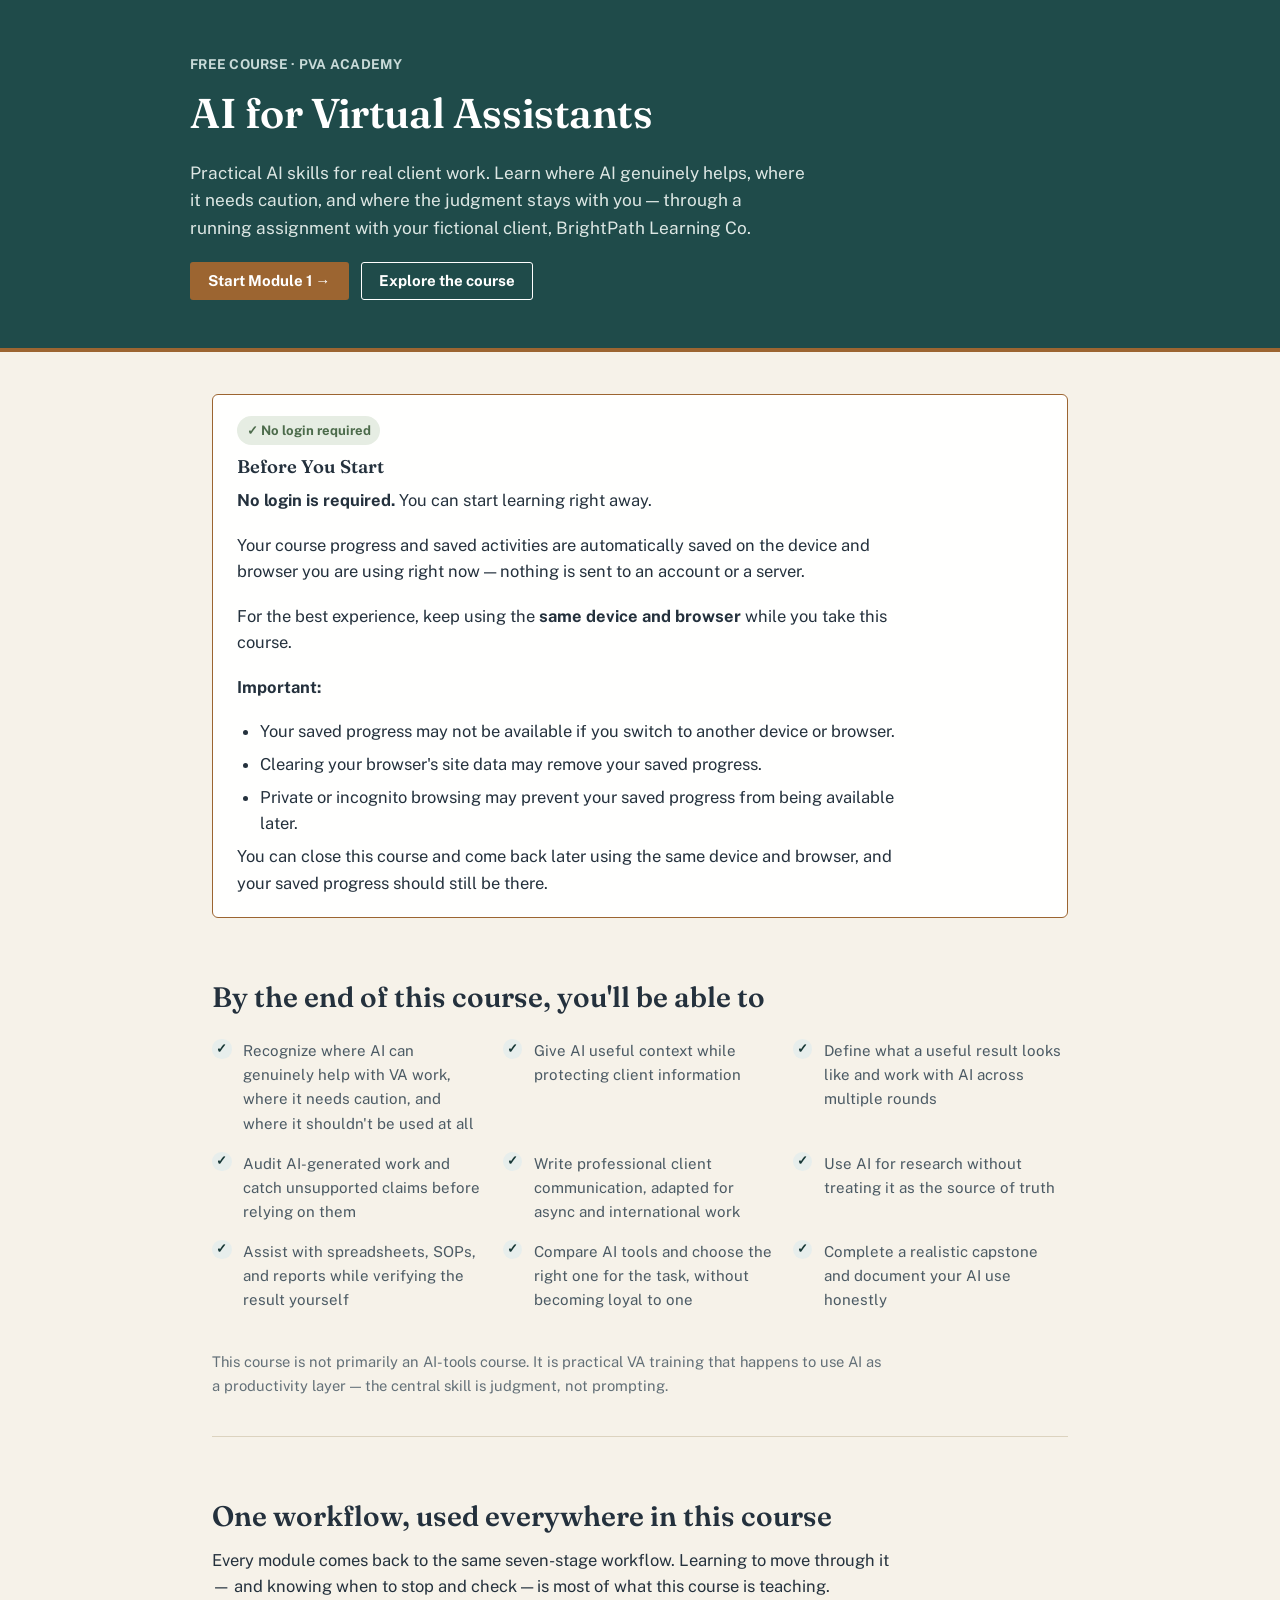
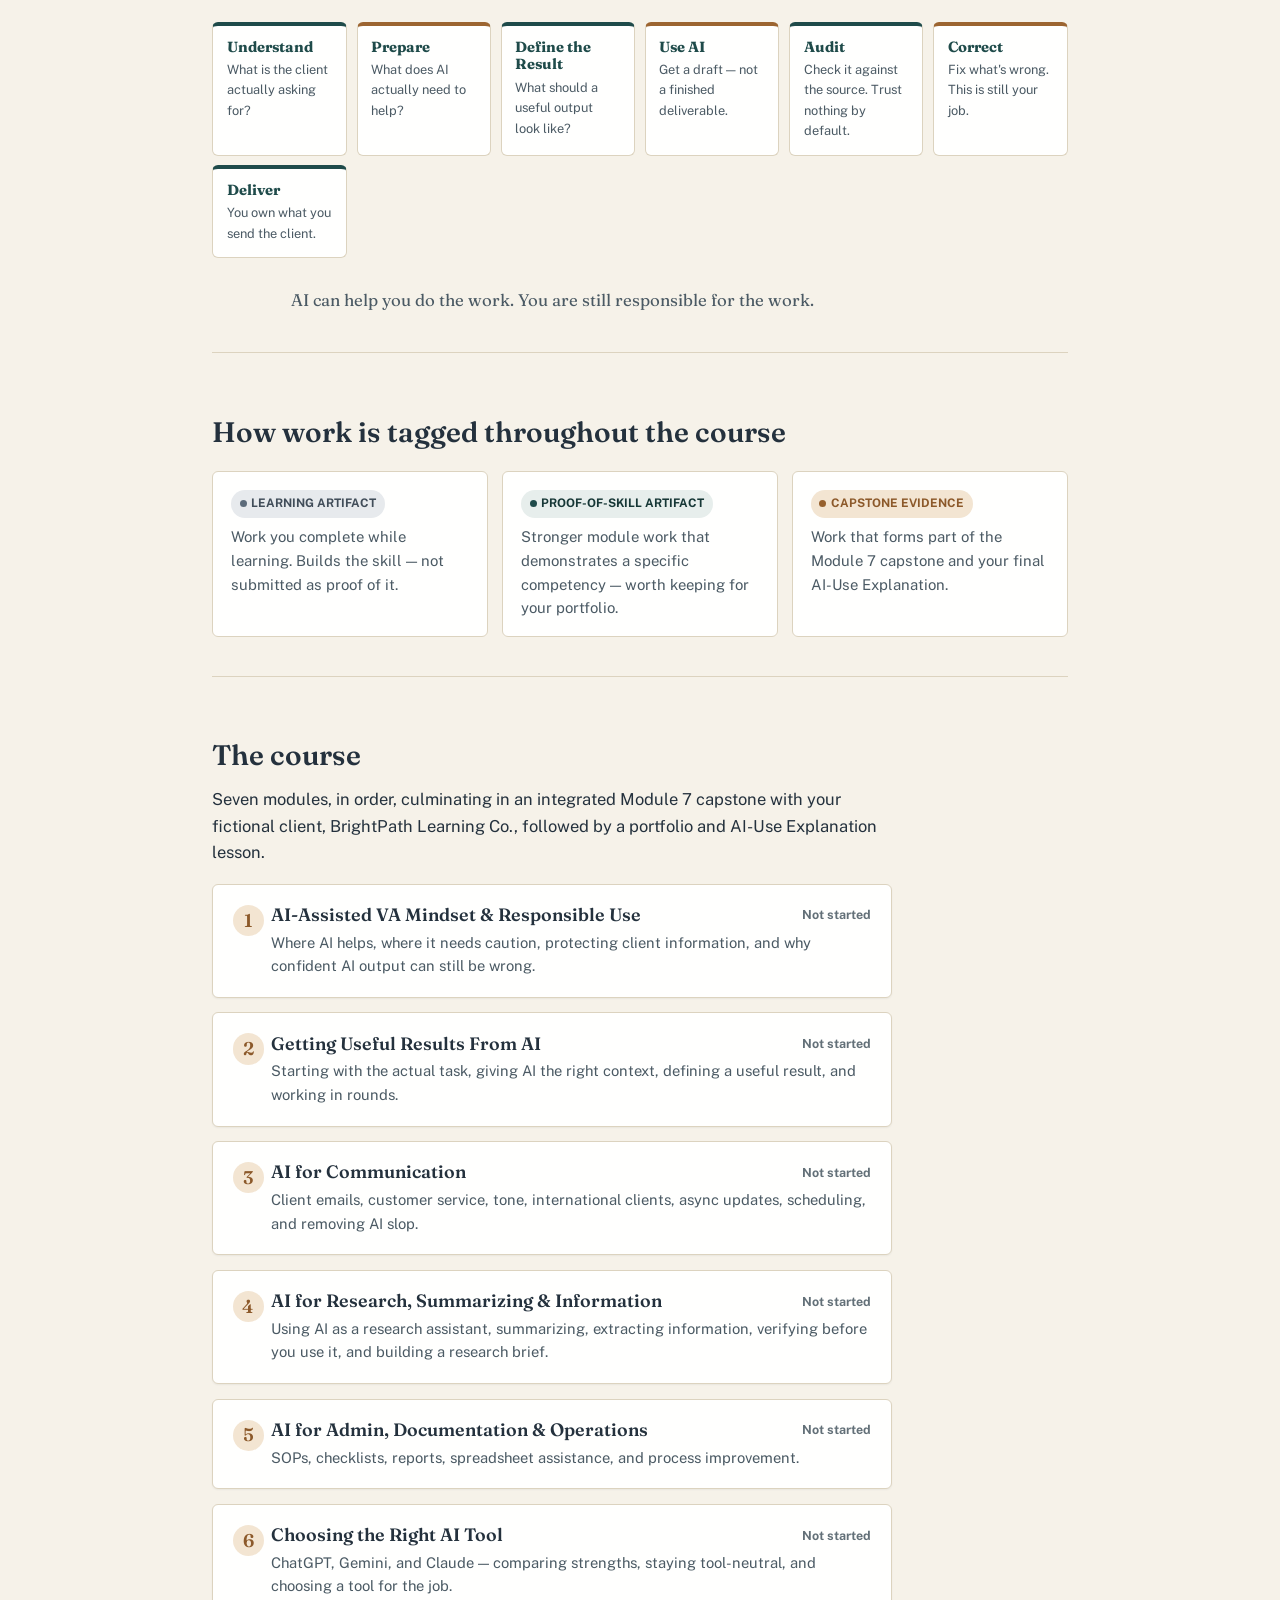
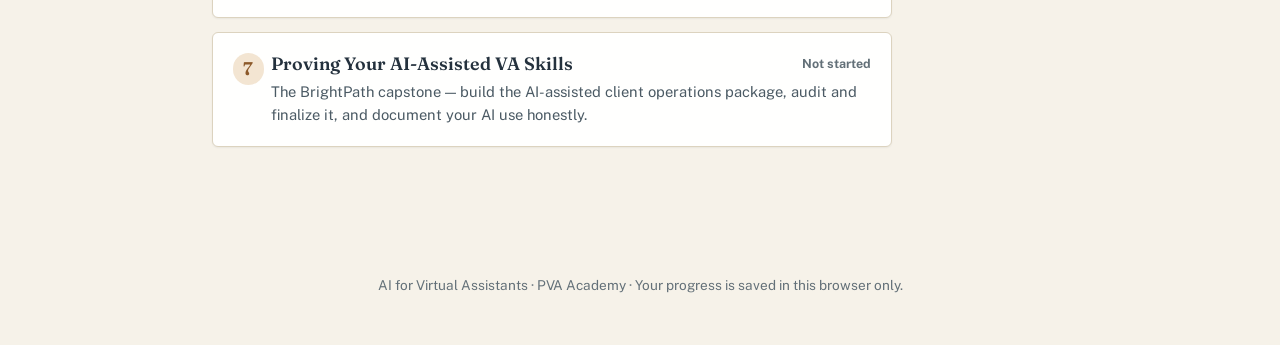
<file: index.html>
<!DOCTYPE html>
<html lang="en">
<head>
<meta charset="UTF-8">
<meta name="viewport" content="width=device-width, initial-scale=1.0">
<title>AI for Virtual Assistants — Free Course</title>
<meta name="description" content="A free, self-paced course teaching Filipino VAs how to use AI responsibly as part of real client work.">
<link rel="stylesheet" href="shared/course.css">
</head>
<body data-page="hub">
<a class="skip-link" href="#main">Skip to main content</a>

<header class="hub-hero">
  <div class="hub-hero-inner">
    <div class="kicker">FREE COURSE · PVA ACADEMY</div>
    <h1>AI for Virtual Assistants</h1>
    <p class="lede">Practical AI skills for real client work. Learn where AI genuinely helps, where it needs caution, and where the judgment stays with you — through a running assignment with your fictional client, BrightPath Learning Co.</p>
    <div class="btn-row">
      <a class="btn btn-brass" href="module-1/">Start Module 1 →</a>
      <a class="btn btn-secondary" style="border-color:#fff;color:#fff" href="#modules">Explore the course</a>
    </div>
  </div>
</header>

<main id="main" class="hub-wrap">

  <section class="before-start" aria-labelledby="before-start-h">
    <span class="no-login-badge">✓ No login required</span>
    <h2 id="before-start-h">Before You Start</h2>
    <p><strong>No login is required.</strong> You can start learning right away.</p>
    <p>Your course progress and saved activities are automatically saved on the device and browser you are using right now — nothing is sent to an account or a server.</p>
    <p>For the best experience, keep using the <strong>same device and browser</strong> while you take this course.</p>
    <p><strong>Important:</strong></p>
    <ul>
      <li>Your saved progress may not be available if you switch to another device or browser.</li>
      <li>Clearing your browser's site data may remove your saved progress.</li>
      <li>Private or incognito browsing may prevent your saved progress from being available later.</li>
    </ul>
    <p style="margin-bottom:0">You can close this course and come back later using the same device and browser, and your saved progress should still be there.</p>
  </section>

  <section aria-labelledby="promise-h">
    <h2 id="promise-h">By the end of this course, you'll be able to</h2>
    <div class="promise-grid">
      <div class="promise-item"><span class="mk">✓</span><p>Recognize where AI can genuinely help with VA work, where it needs caution, and where it shouldn't be used at all</p></div>
      <div class="promise-item"><span class="mk">✓</span><p>Give AI useful context while protecting client information</p></div>
      <div class="promise-item"><span class="mk">✓</span><p>Define what a useful result looks like and work with AI across multiple rounds</p></div>
      <div class="promise-item"><span class="mk">✓</span><p>Audit AI-generated work and catch unsupported claims before relying on them</p></div>
      <div class="promise-item"><span class="mk">✓</span><p>Write professional client communication, adapted for async and international work</p></div>
      <div class="promise-item"><span class="mk">✓</span><p>Use AI for research without treating it as the source of truth</p></div>
      <div class="promise-item"><span class="mk">✓</span><p>Assist with spreadsheets, SOPs, and reports while verifying the result yourself</p></div>
      <div class="promise-item"><span class="mk">✓</span><p>Compare AI tools and choose the right one for the task, without becoming loyal to one</p></div>
      <div class="promise-item"><span class="mk">✓</span><p>Complete a realistic capstone and document your AI use honestly</p></div>
    </div>
    <p style="font-size:.92rem;color:var(--ink-faint)">This course is not primarily an AI-tools course. It is practical VA training that happens to use AI as a productivity layer — the central skill is judgment, not prompting.</p>
  </section>

  <hr class="divider">

  <section aria-labelledby="wf-h">
    <h2 id="wf-h">One workflow, used everywhere in this course</h2>
    <p>Every module comes back to the same seven-stage workflow. Learning to move through it — and knowing when to stop and check — is most of what this course is teaching.</p>
    <div class="workflow-key">
      <div class="wf-card"><h4>Understand</h4><p>What is the client actually asking for?</p></div>
      <div class="wf-card"><h4>Prepare</h4><p>What does AI actually need to help?</p></div>
      <div class="wf-card"><h4>Define the Result</h4><p>What should a useful output look like?</p></div>
      <div class="wf-card"><h4>Use AI</h4><p>Get a draft — not a finished deliverable.</p></div>
      <div class="wf-card"><h4>Audit</h4><p>Check it against the source. Trust nothing by default.</p></div>
      <div class="wf-card"><h4>Correct</h4><p>Fix what's wrong. This is still your job.</p></div>
      <div class="wf-card"><h4>Deliver</h4><p>You own what you send the client.</p></div>
    </div>
    <p style="text-align:center; font-family:var(--font-head); font-size:1.05rem; color:var(--ink-soft); margin-top:1.4rem;">AI can help you do the work. You are still responsible for the work.</p>
  </section>

  <hr class="divider">

  <section aria-labelledby="tags-h">
    <h2 id="tags-h">How work is tagged throughout the course</h2>
    <div class="tag-legend">
      <div class="tag-legend-item"><span class="tag tag-learning">LEARNING ARTIFACT</span><p>Work you complete while learning. Builds the skill — not submitted as proof of it.</p></div>
      <div class="tag-legend-item"><span class="tag tag-proof">PROOF-OF-SKILL ARTIFACT</span><p>Stronger module work that demonstrates a specific competency — worth keeping for your portfolio.</p></div>
      <div class="tag-legend-item"><span class="tag tag-capstone">CAPSTONE EVIDENCE</span><p>Work that forms part of the Module 7 capstone and your final AI-Use Explanation.</p></div>
    </div>
  </section>

  <hr class="divider">

  <section id="modules" aria-labelledby="modules-h">
    <h2 id="modules-h">The course</h2>
    <p>Seven modules, in order, culminating in an integrated Module 7 capstone with your fictional client, BrightPath Learning Co., followed by a portfolio and AI-Use Explanation lesson.</p>

    <ol class="module-list" id="module-list">
      <li class="module-row" data-module="module-1">
        <a class="module-link" href="module-1/">
          <div class="module-status" data-status="module-1">Not started</div>
          <h3>AI-Assisted VA Mindset &amp; Responsible Use</h3>
          <p class="module-focus">Where AI helps, where it needs caution, protecting client information, and why confident AI output can still be wrong.</p>
        </a>
      </li>
      <li class="module-row" data-module="module-2">
        <a class="module-link" href="module-2/">
          <div class="module-status" data-status="module-2">Not started</div>
          <h3>Getting Useful Results From AI</h3>
          <p class="module-focus">Starting with the actual task, giving AI the right context, defining a useful result, and working in rounds.</p>
        </a>
      </li>
      <li class="module-row" data-module="module-3">
        <a class="module-link" href="module-3/">
          <div class="module-status" data-status="module-3">Not started</div>
          <h3>AI for Communication</h3>
          <p class="module-focus">Client emails, customer service, tone, international clients, async updates, scheduling, and removing AI slop.</p>
        </a>
      </li>
      <li class="module-row" data-module="module-4">
        <a class="module-link" href="module-4/">
          <div class="module-status" data-status="module-4">Not started</div>
          <h3>AI for Research, Summarizing &amp; Information</h3>
          <p class="module-focus">Using AI as a research assistant, summarizing, extracting information, verifying before you use it, and building a research brief.</p>
        </a>
      </li>
      <li class="module-row" data-module="module-5">
        <a class="module-link" href="module-5/">
          <div class="module-status" data-status="module-5">Not started</div>
          <h3>AI for Admin, Documentation &amp; Operations</h3>
          <p class="module-focus">SOPs, checklists, reports, spreadsheet assistance, and process improvement.</p>
        </a>
      </li>
      <li class="module-row" data-module="module-6">
        <a class="module-link" href="module-6/">
          <div class="module-status" data-status="module-6">Not started</div>
          <h3>Choosing the Right AI Tool</h3>
          <p class="module-focus">ChatGPT, Gemini, and Claude — comparing strengths, staying tool-neutral, and choosing a tool for the job.</p>
        </a>
      </li>
      <li class="module-row" data-module="module-7">
        <a class="module-link" href="module-7/">
          <div class="module-status" data-status="module-7">Not started</div>
          <h3>Proving Your AI-Assisted VA Skills</h3>
          <p class="module-focus">The BrightPath capstone — build the AI-assisted client operations package, audit and finalize it, and document your AI use honestly.</p>
        </a>
      </li>
    </ol>
  </section>

</main>

<footer class="hub-footer">
  AI for Virtual Assistants · PVA Academy · Your progress is saved in this browser only.
</footer>

<script src="shared/course.js"></script>
<script>
  (function () {
    function readStore() {
      try { return JSON.parse(localStorage.getItem("aiva:progress:v1")) || {}; } catch (e) { return {}; }
    }
    var store = readStore();
    document.querySelectorAll("[data-status]").forEach(function (el) {
      var mod = el.getAttribute("data-status");
      var manifestKey = "manifest:" + mod;
      var manifest = store[manifestKey] && store[manifestKey].value;
      if (!manifest || !manifest.length) return;
      var done = manifest.filter(function (id) { return store[id] && store[id].complete; }).length;
      if (done === 0) return;
      if (done >= manifest.length) {
        el.textContent = "Complete";
        el.classList.add("done");
      } else {
        el.textContent = done + " / " + manifest.length + " done";
      }
    });
  })();
</script>
</body>
</html>
</file>
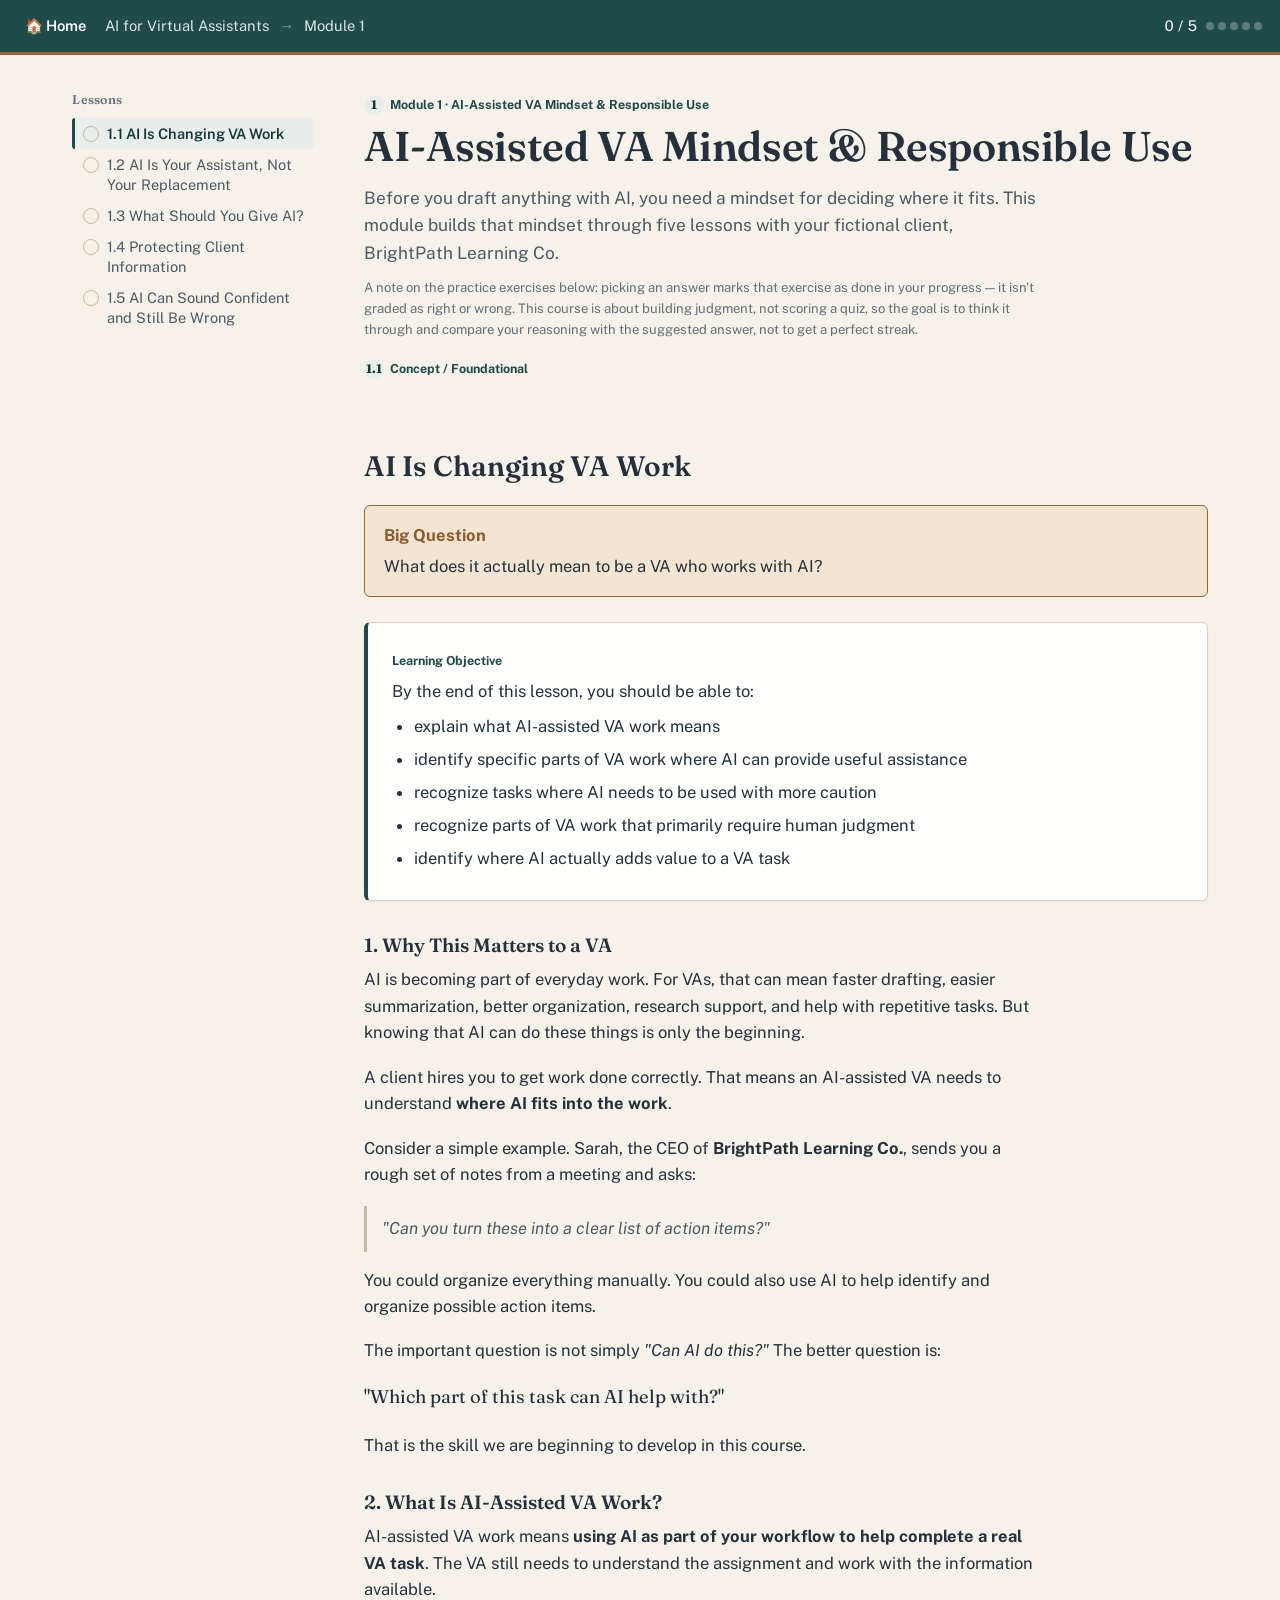
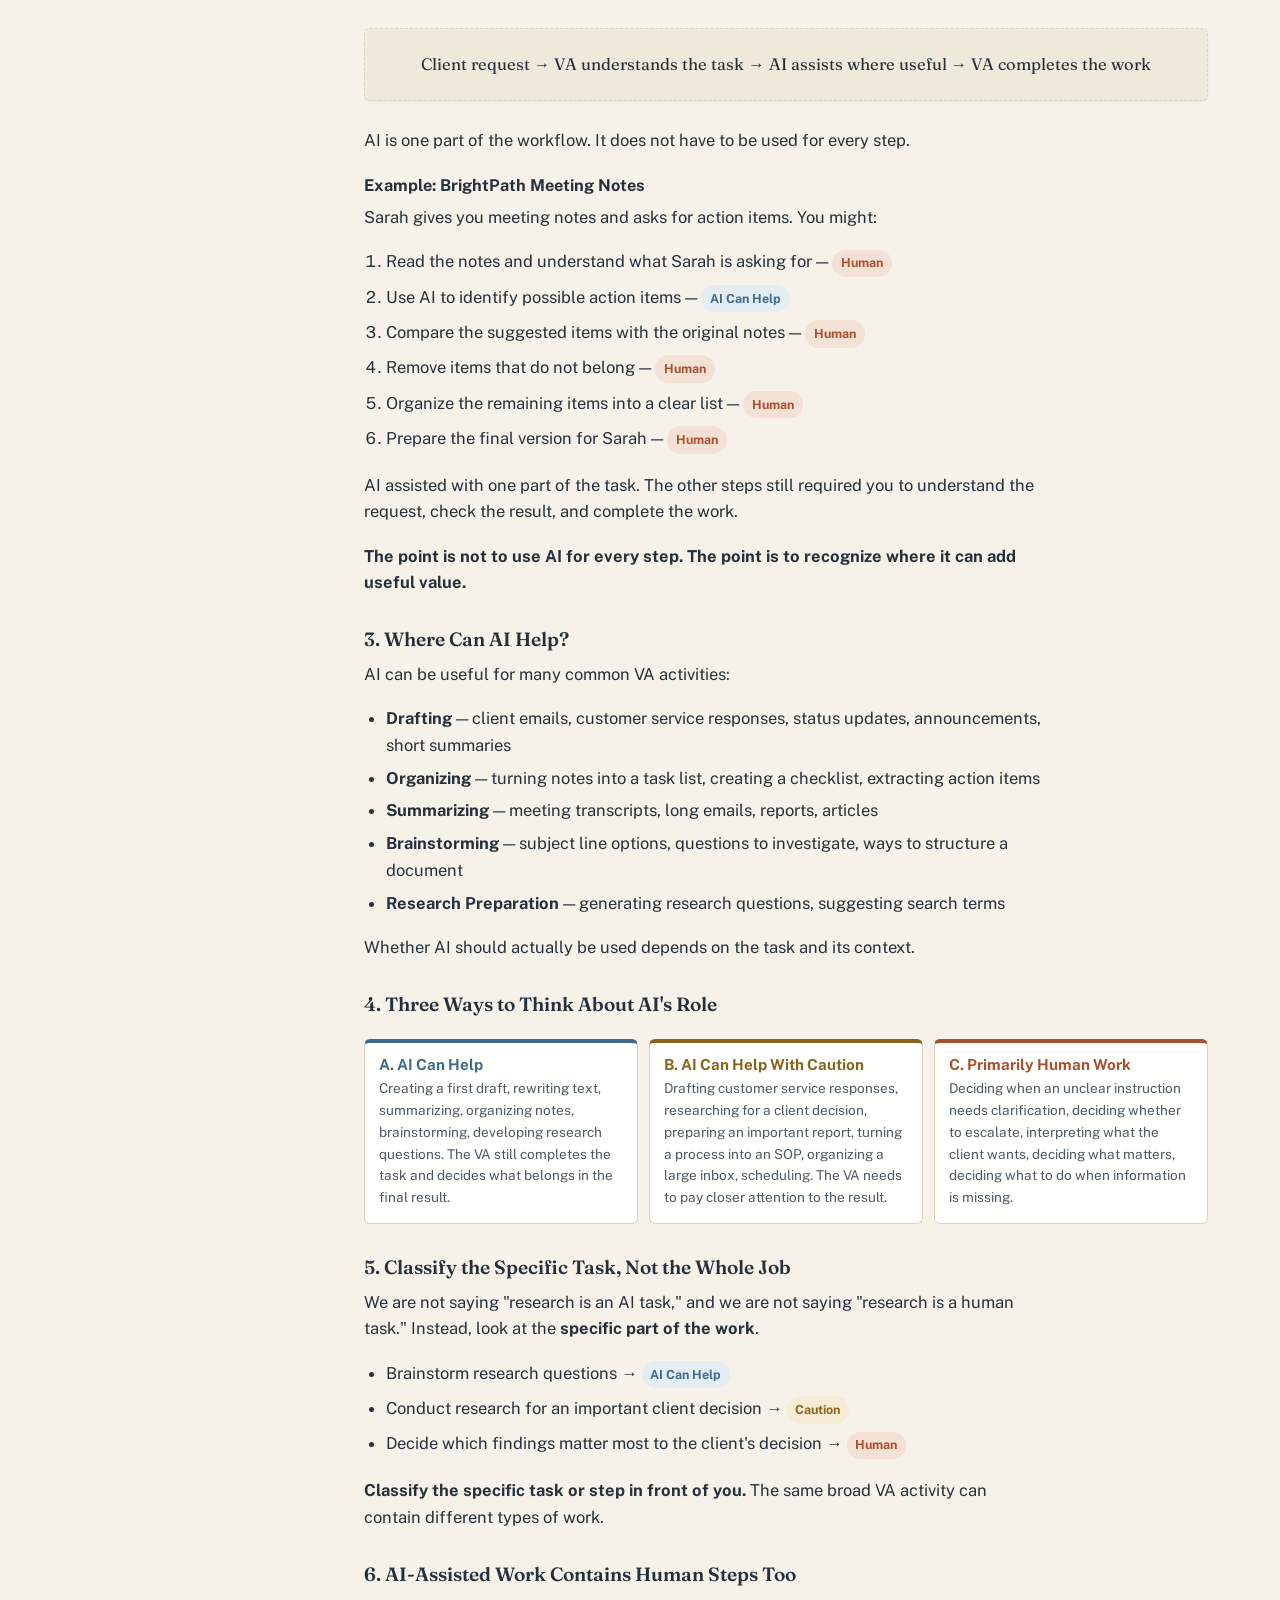
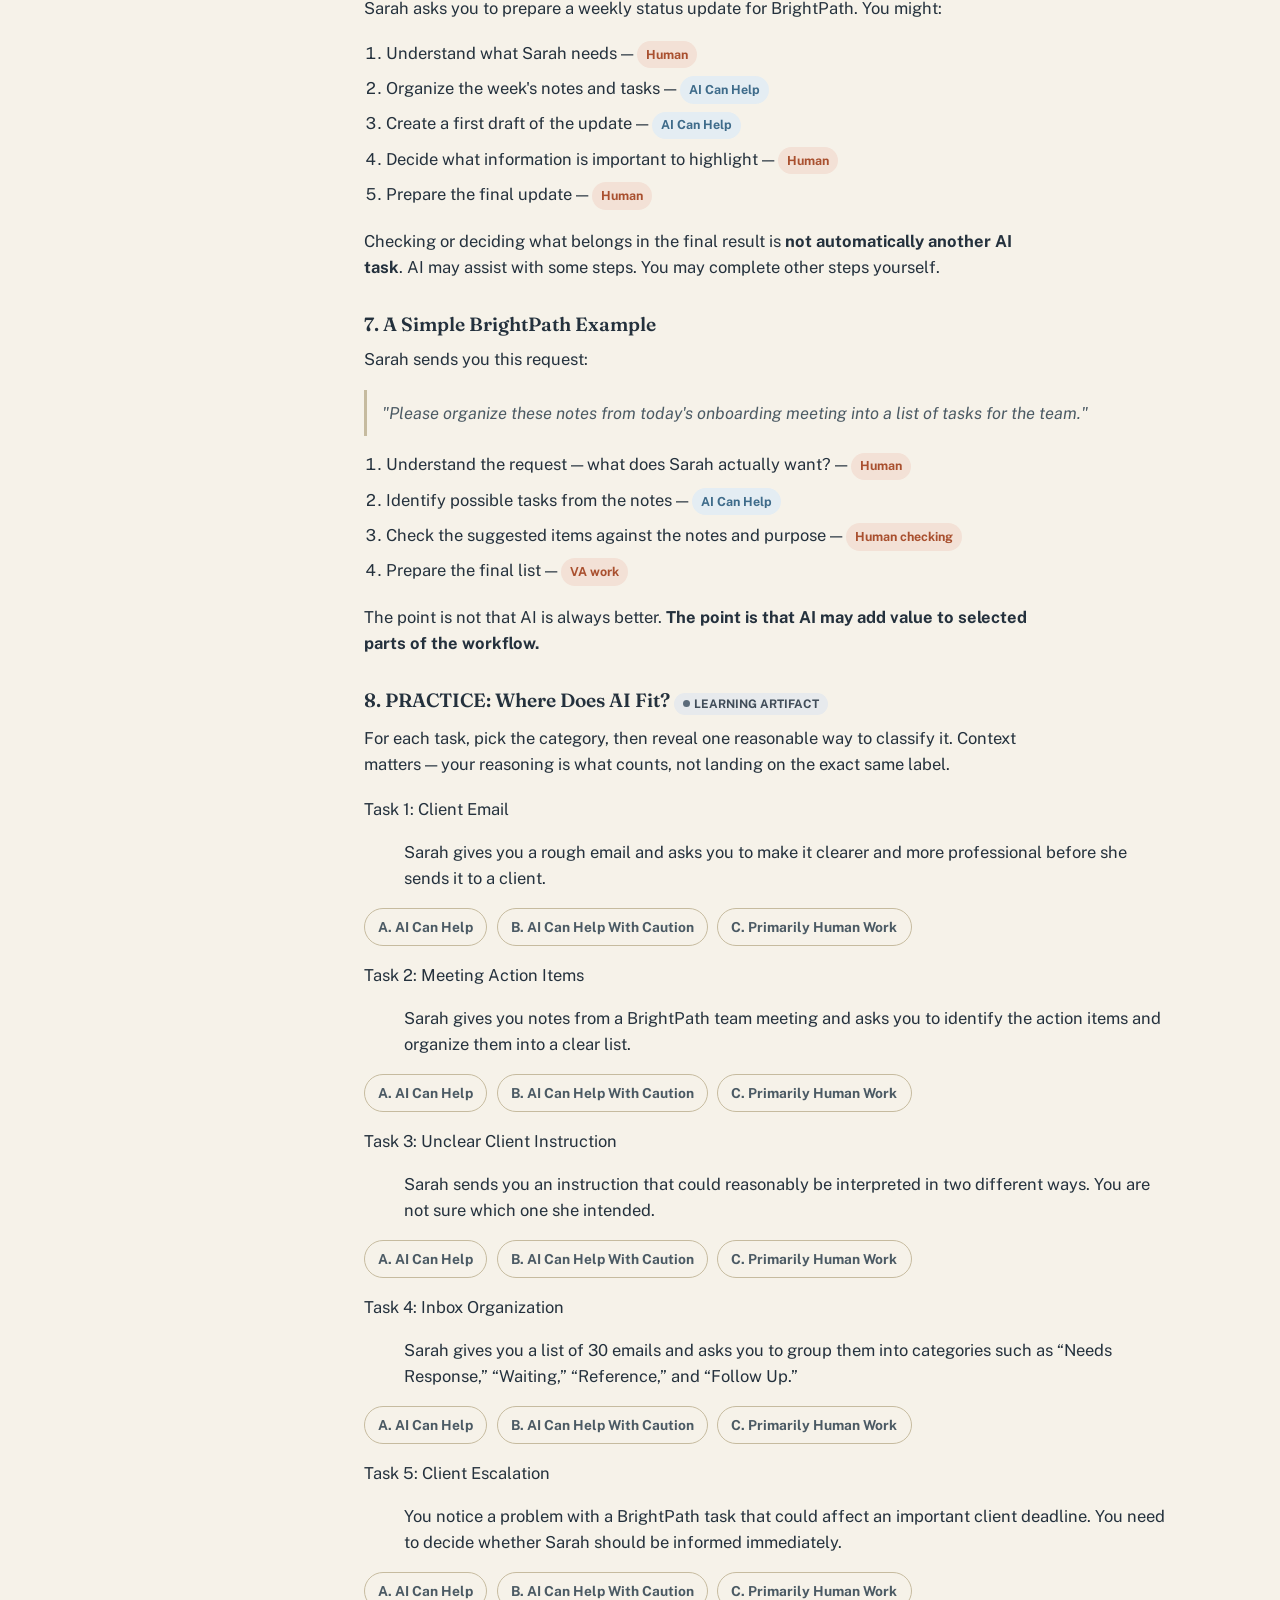
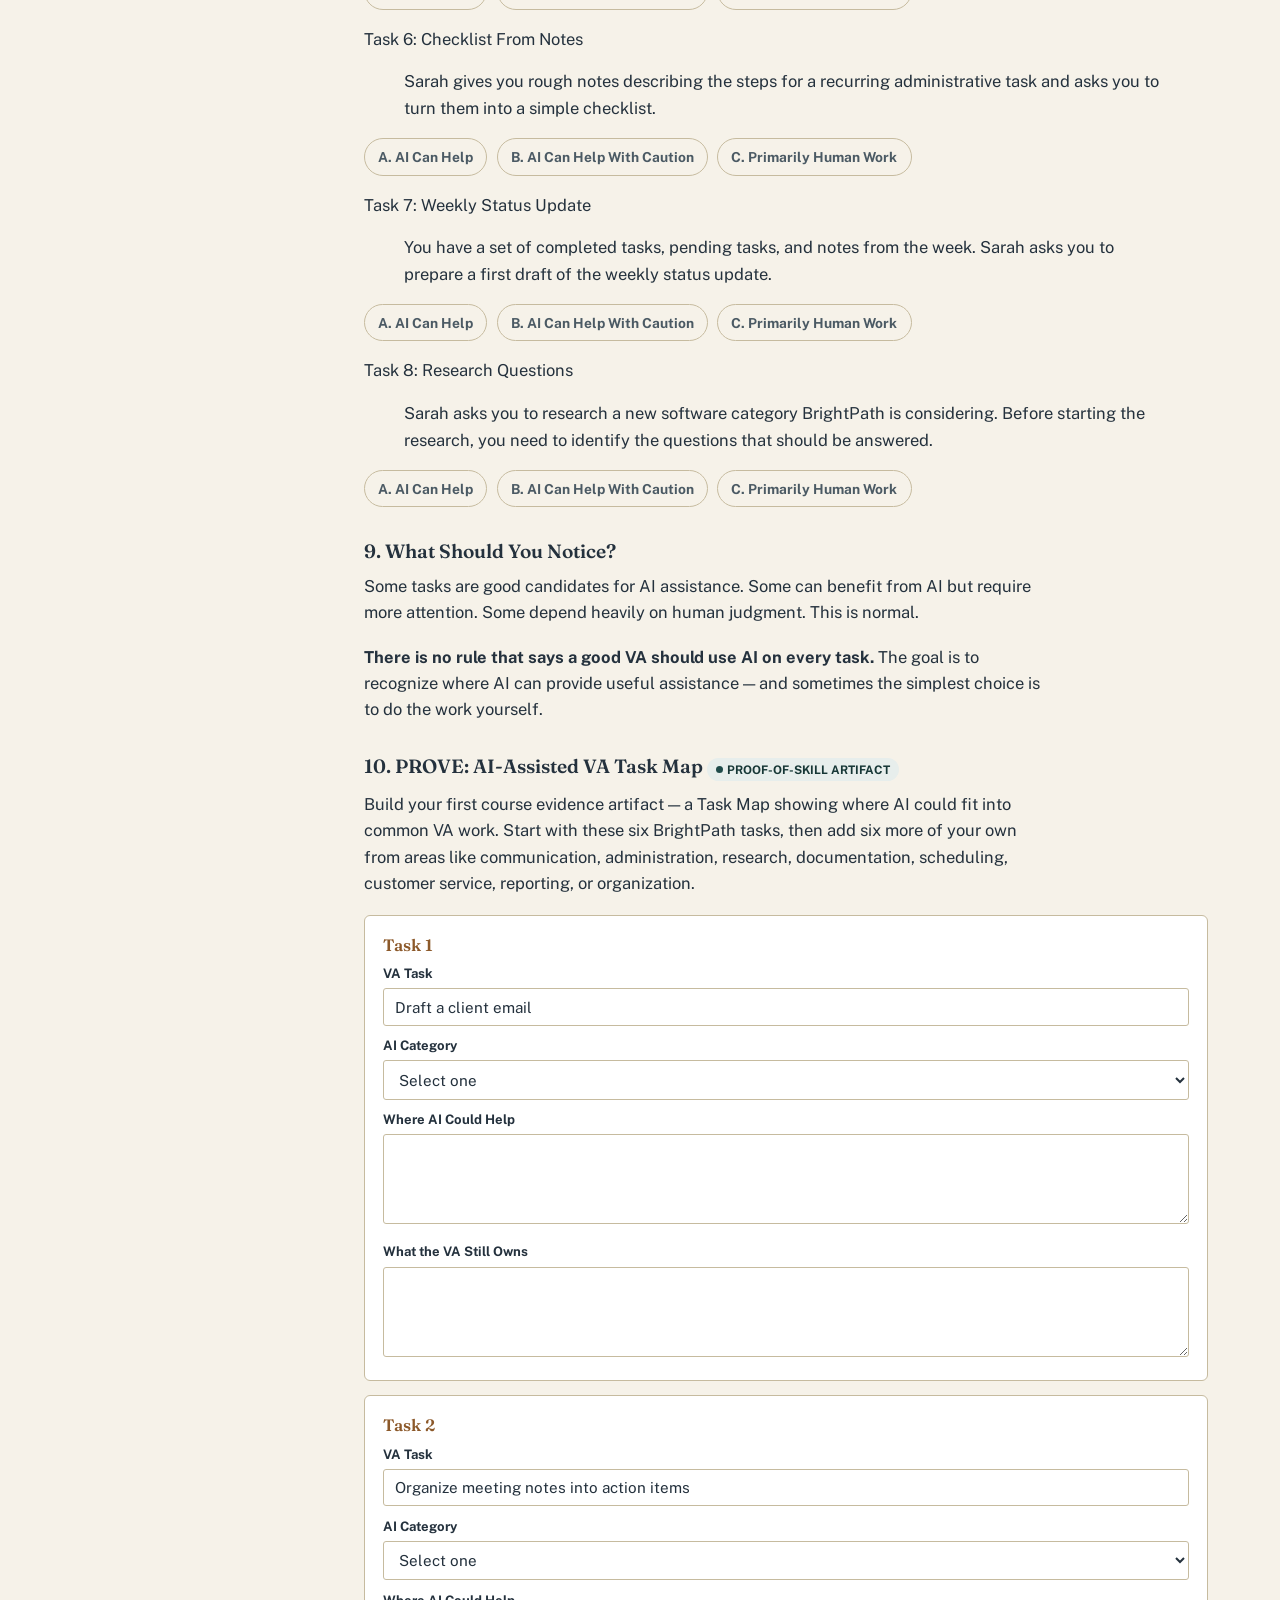
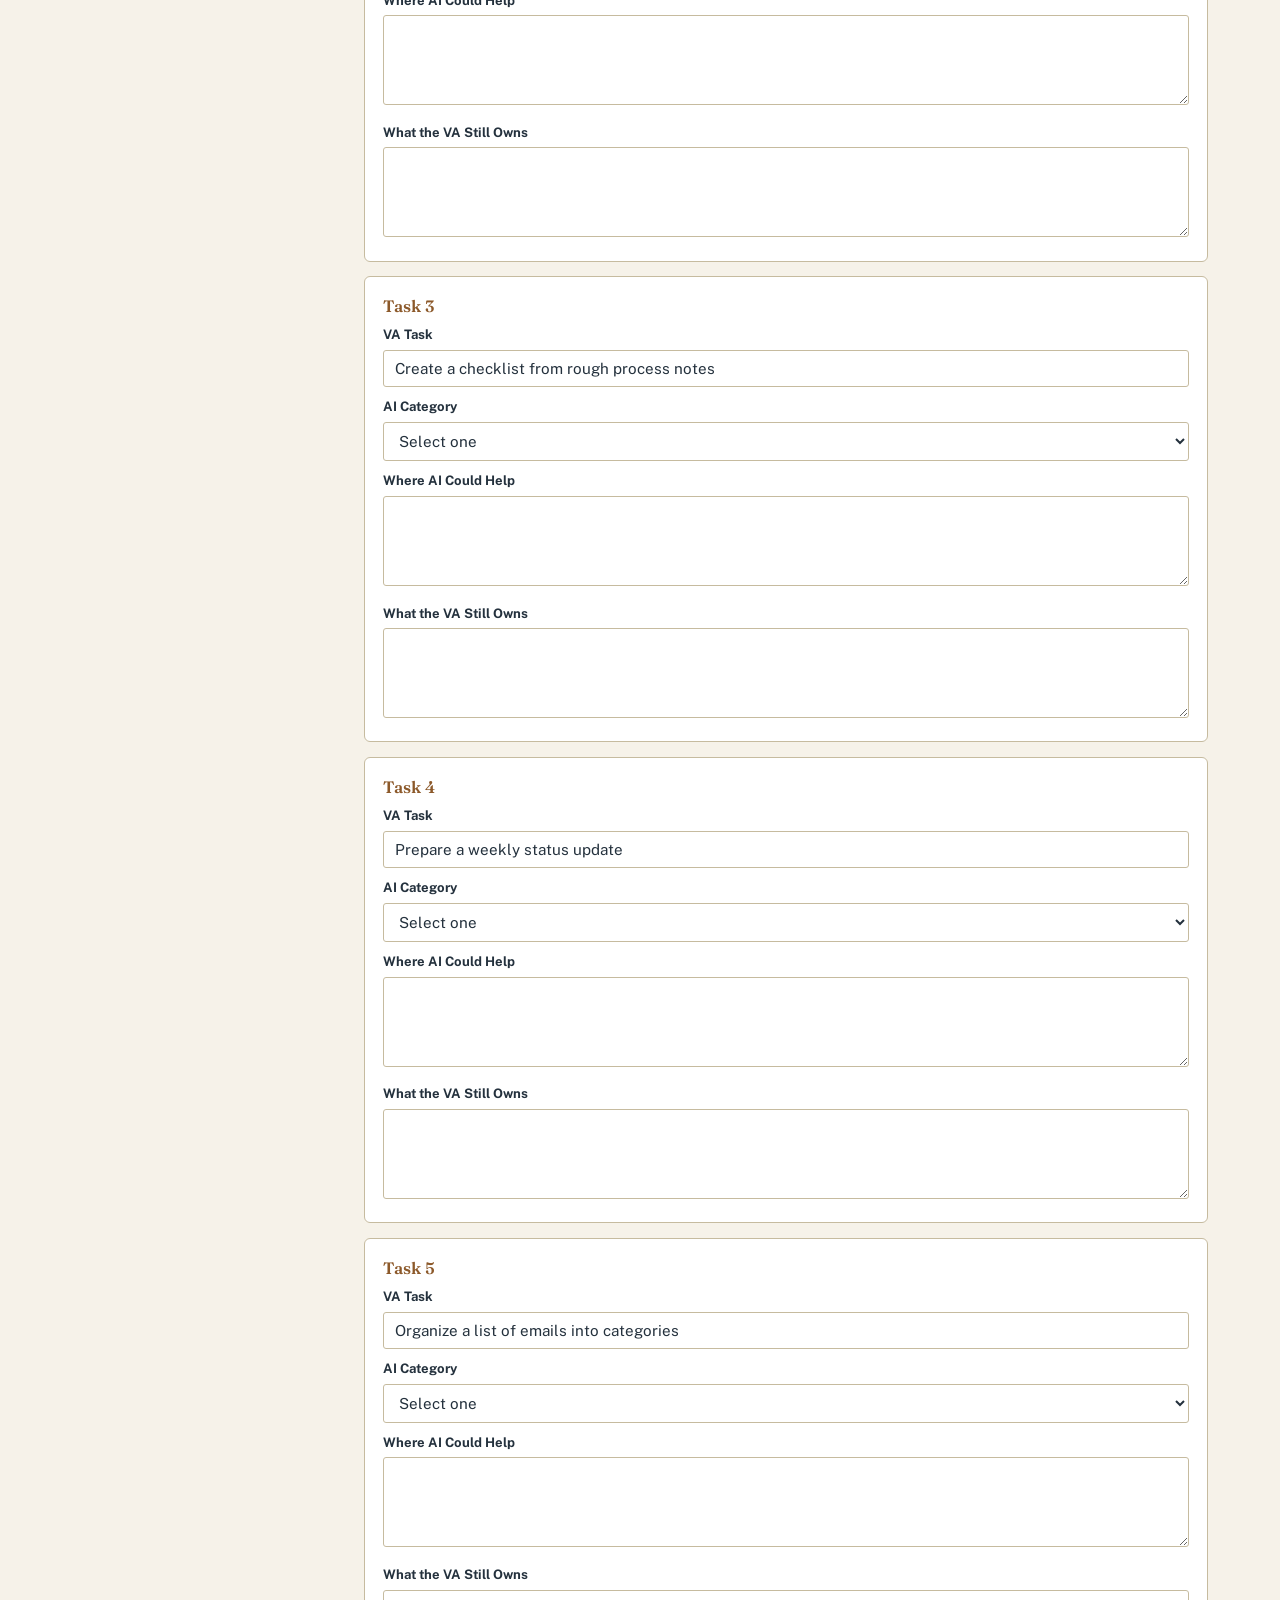
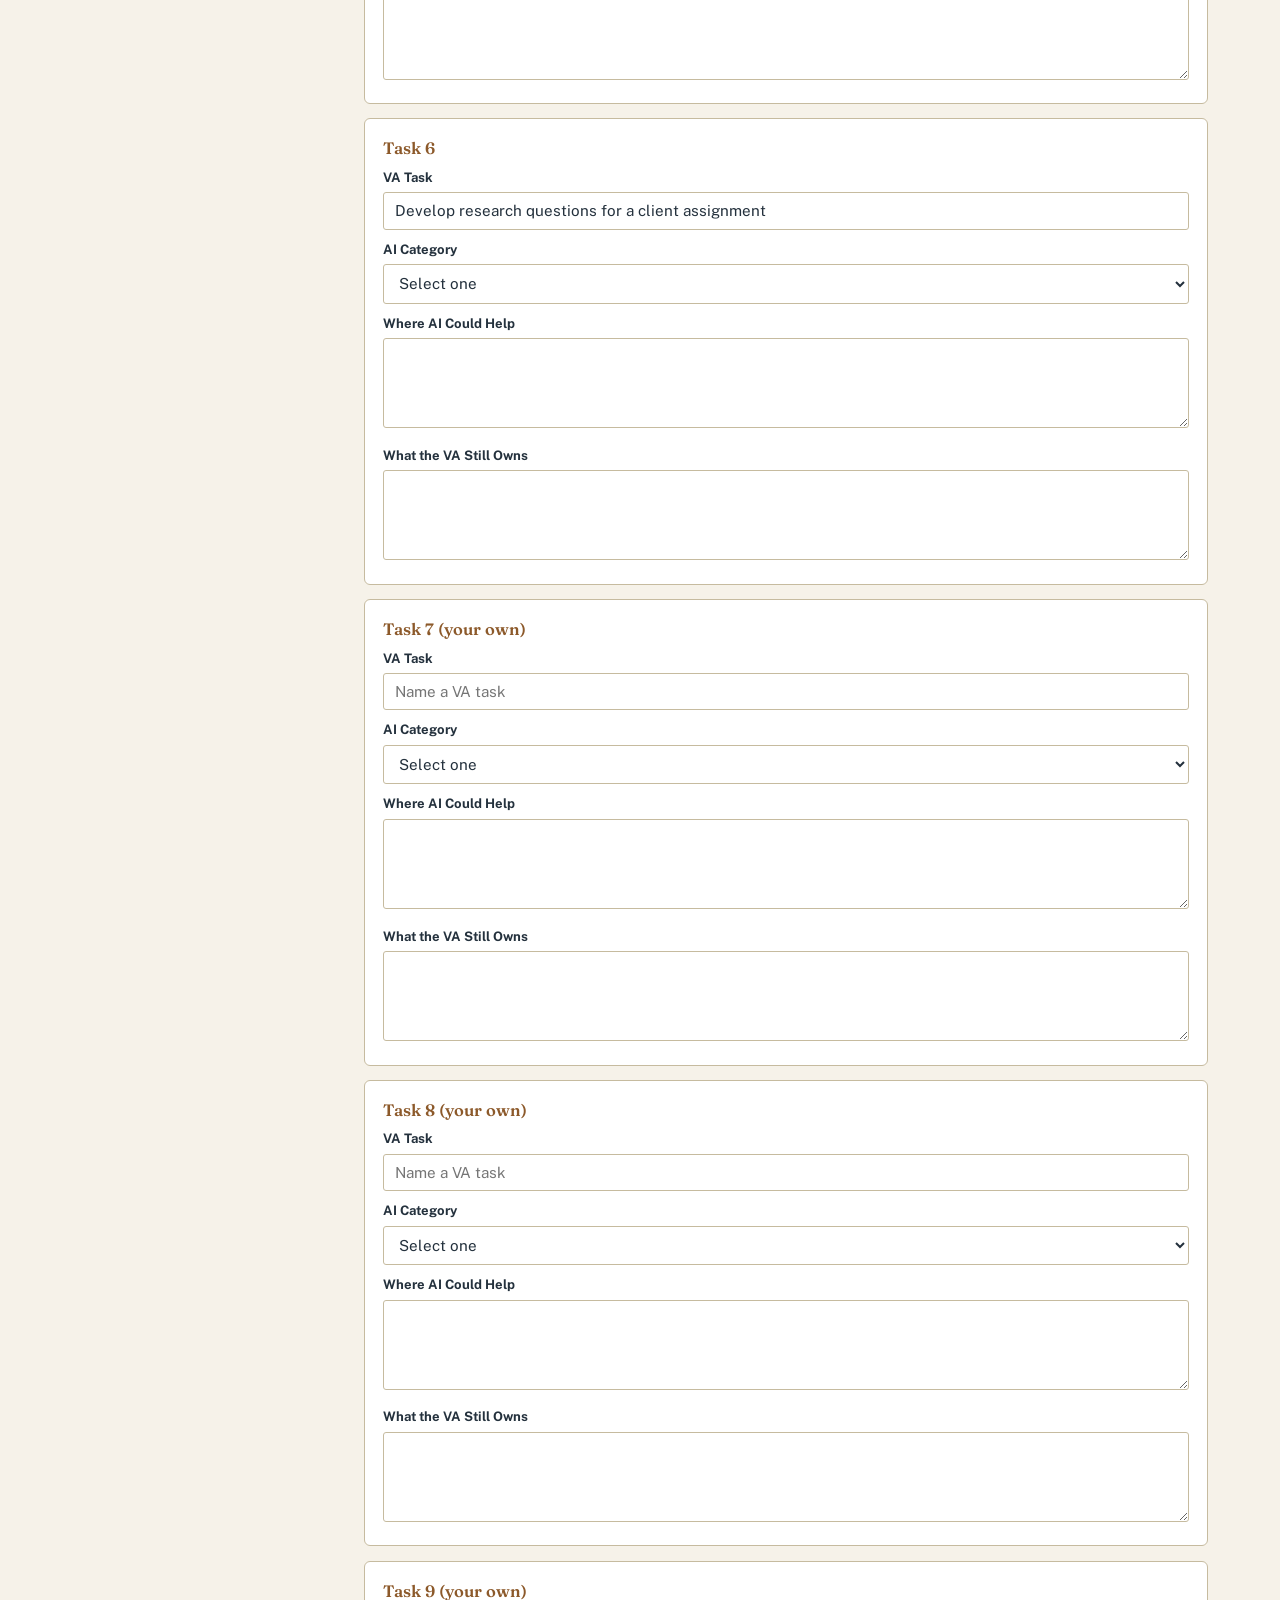
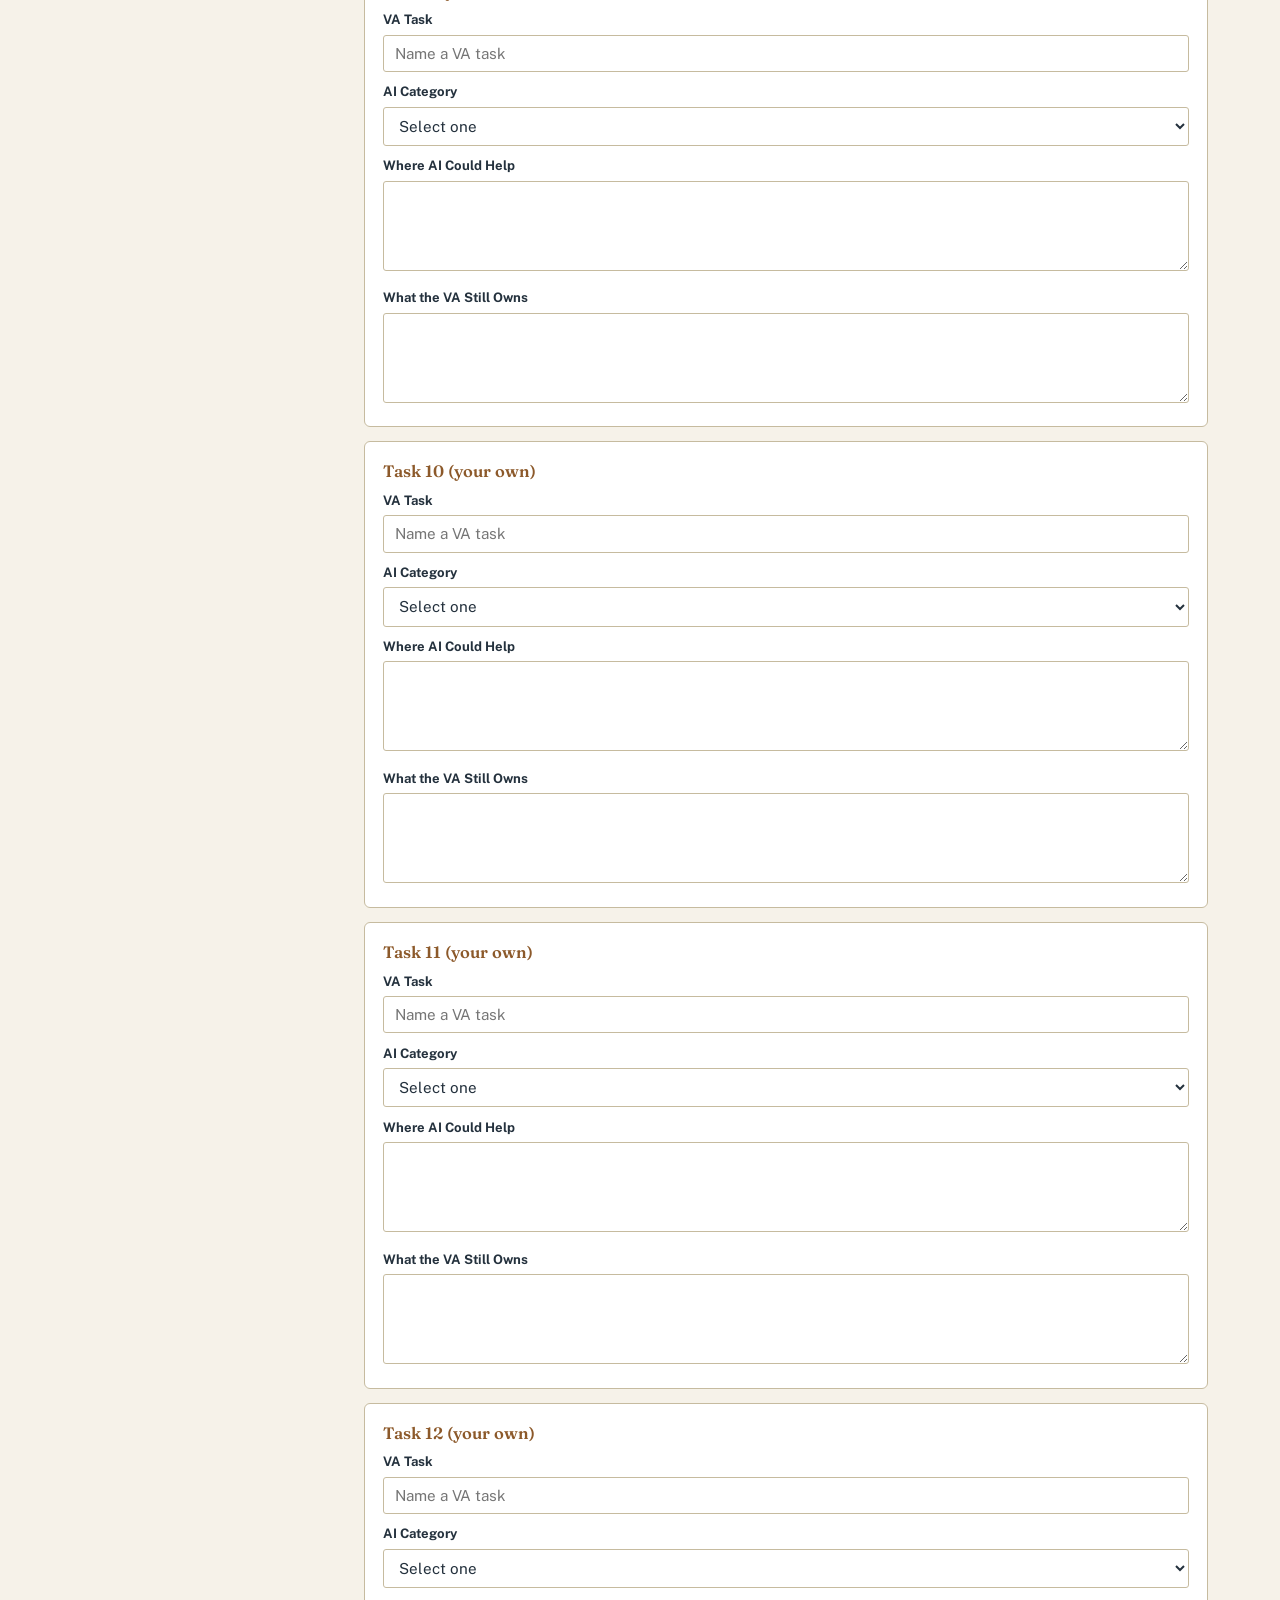
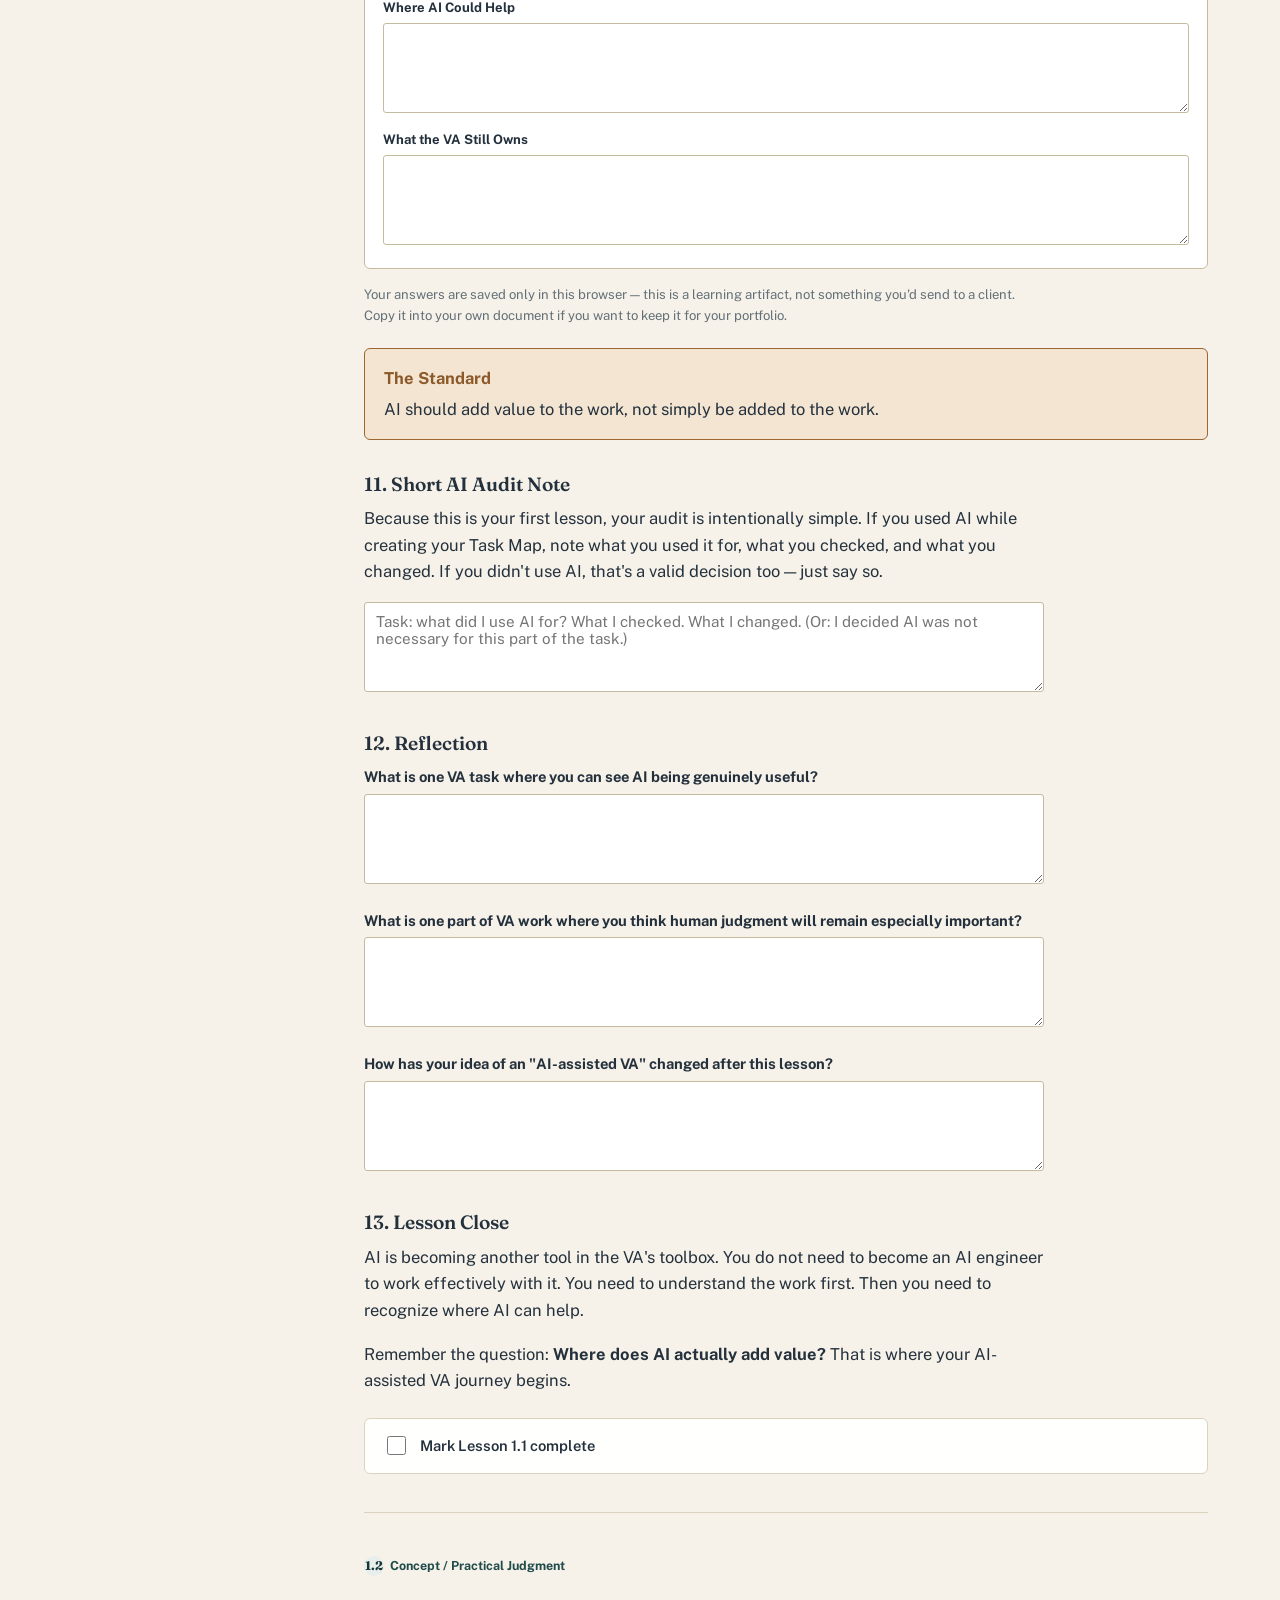
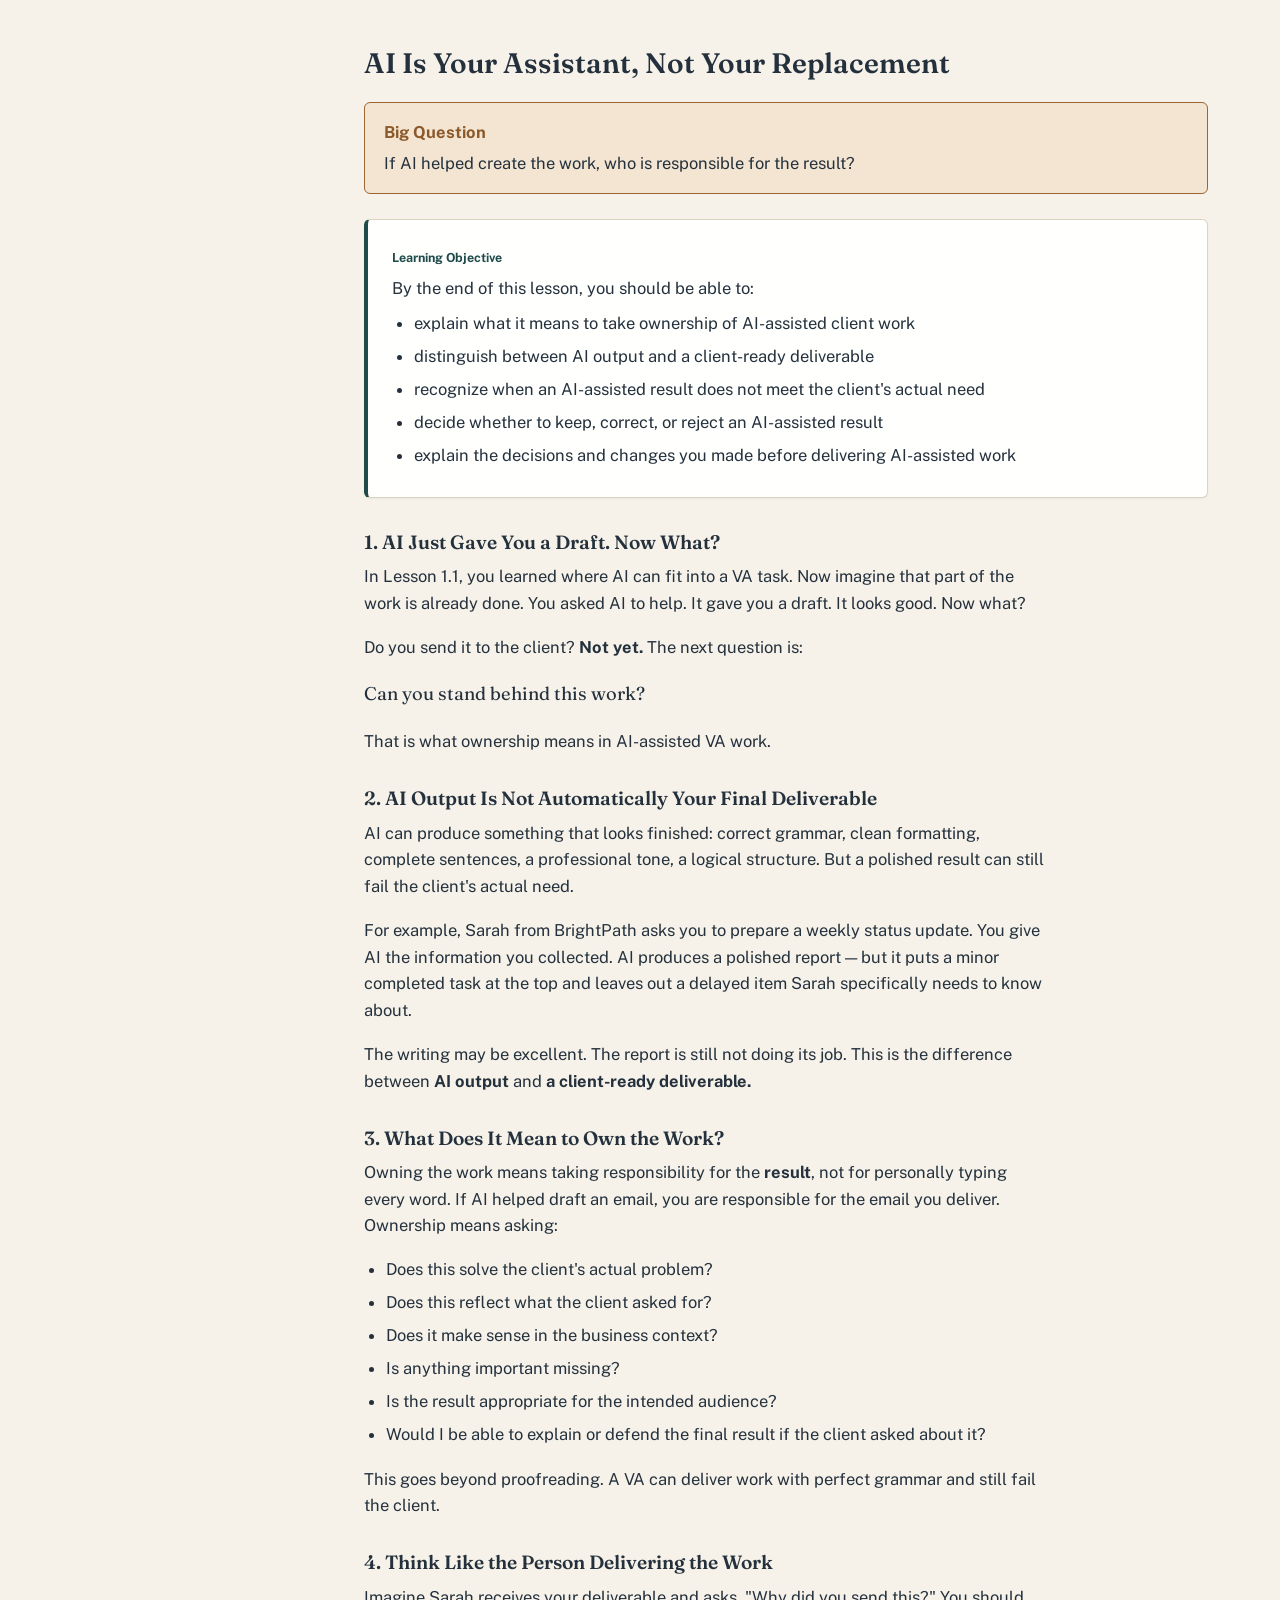
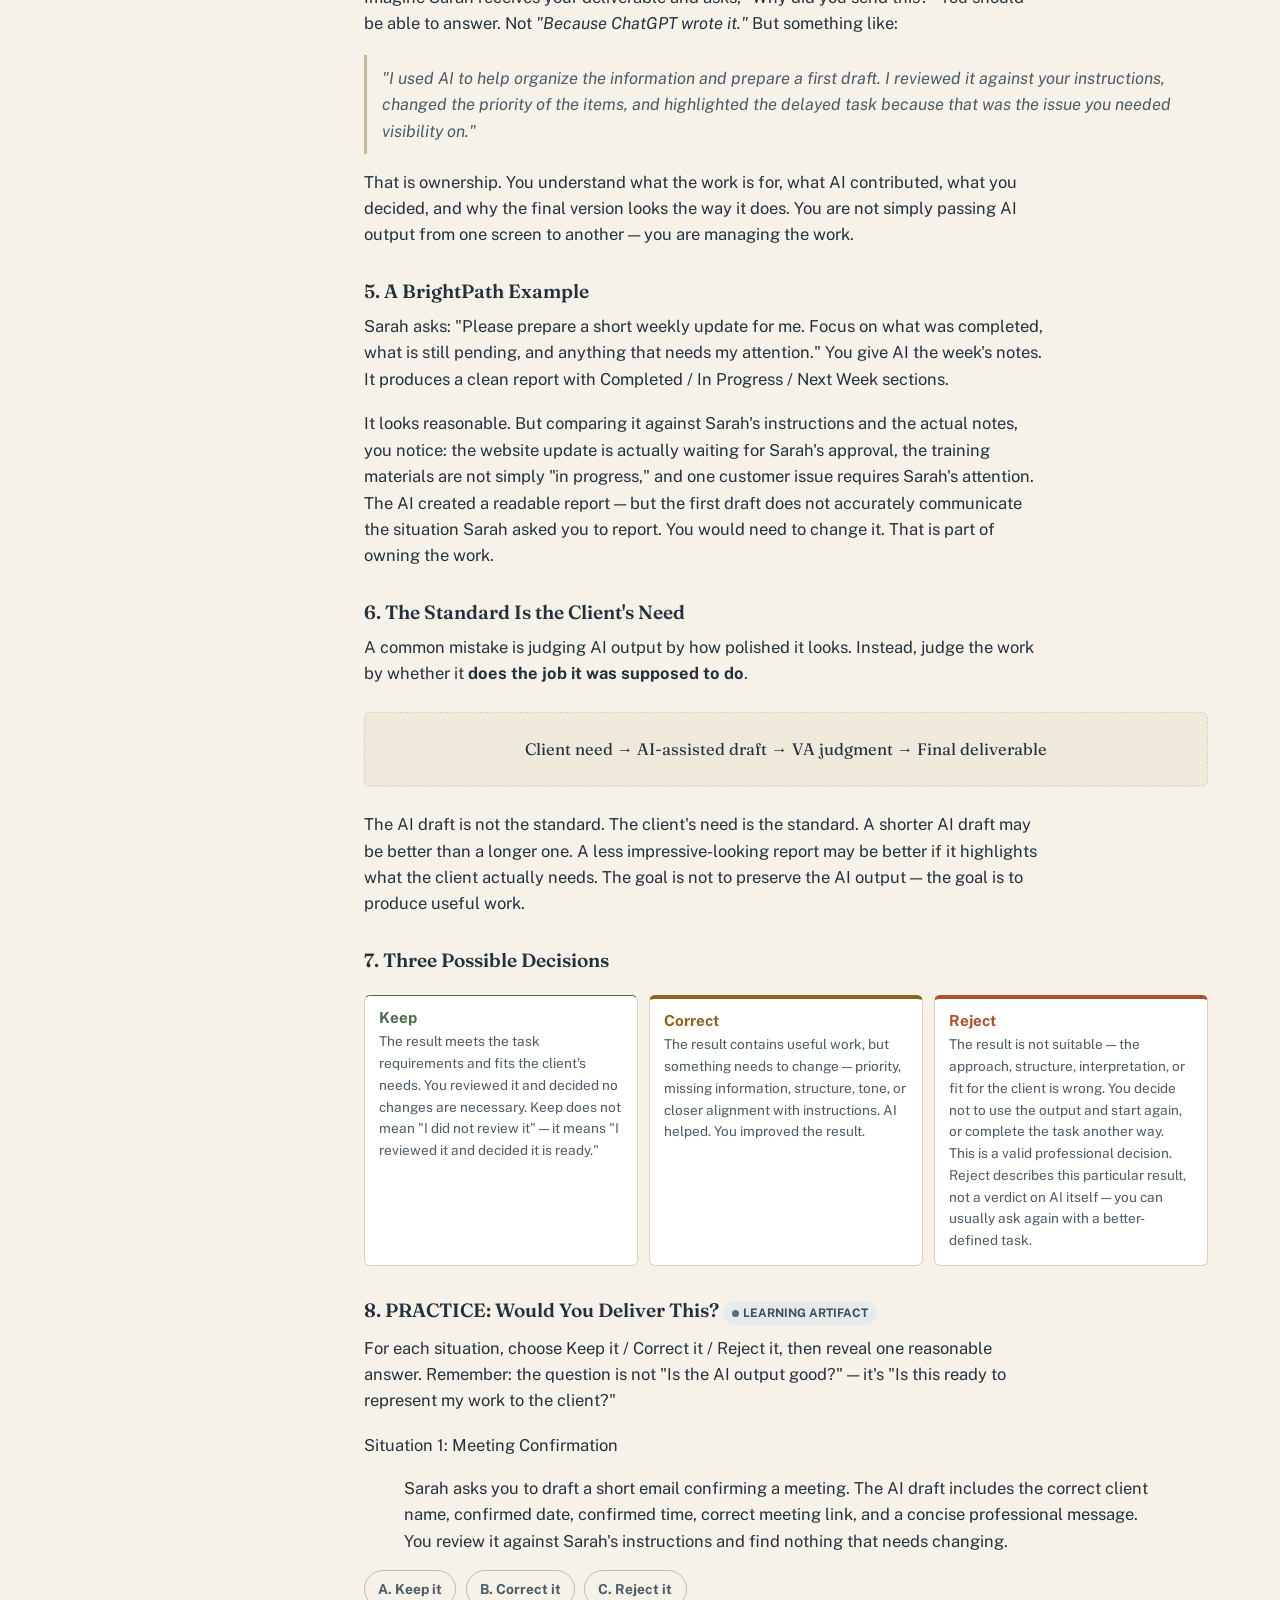
<file: module-1/index.html>
<!DOCTYPE html>
<html lang="en">
<head>
<meta charset="UTF-8">
<meta name="viewport" content="width=device-width, initial-scale=1.0">
<title>Module 1: AI-Assisted VA Mindset & Responsible Use — AI for Virtual Assistants</title>
<link rel="stylesheet" href="../shared/course.css">
</head>
<body data-page="module" data-module-ids="1.1,1.2,1.3,1.4,1.5">
<a class="skip-link" href="#main">Skip to main content</a>

<div class="route-bar">
  <a class="home-btn" href="../">🏠 Home</a>
  <div class="route-crumb">AI for Virtual Assistants <span class="sep">→</span> Module 1</div>
  <div class="route-progress">
    <span data-progress-fraction>0 / 5</span>
    <span class="dots">
      <span class="dot"></span><span class="dot"></span><span class="dot"></span><span class="dot"></span><span class="dot"></span>
    </span>
  </div>
</div>

<div class="page-shell">

  <nav class="lesson-rail" aria-label="Module 1 contents">
    <button class="rail-toggle" aria-expanded="false">Module 1 contents ▾</button>
    <div class="lesson-rail-body">
      <div class="lesson-rail-title">Lessons</div>
      <ol>
        <li><a href="#l1-1" data-progress-id="1.1" class="current"><span class="rail-check"></span>1.1 AI Is Changing VA Work</a></li>
        <li><a href="#l1-2" data-progress-id="1.2"><span class="rail-check"></span>1.2 AI Is Your Assistant, Not Your Replacement</a></li>
        <li><a href="#l1-3" data-progress-id="1.3"><span class="rail-check"></span>1.3 What Should You Give AI?</a></li>
        <li><a href="#l1-4" data-progress-id="1.4"><span class="rail-check"></span>1.4 Protecting Client Information</a></li>
        <li><a href="#l1-5" data-progress-id="1.5"><span class="rail-check"></span>1.5 AI Can Sound Confident and Still Be Wrong</a></li>
      </ol>
    </div>
  </nav>

  <main id="main" class="lesson-main">

    <div class="eyebrow"><span class="num">1</span> Module 1 · AI-Assisted VA Mindset &amp; Responsible Use</div>
    <h1 style="margin-bottom:.3em;">AI-Assisted VA Mindset &amp; Responsible Use</h1>
    <p class="lede">Before you draft anything with AI, you need a mindset for deciding where it fits. This module builds that mindset through five lessons with your fictional client, BrightPath Learning Co.</p>
    <p class="field-hint" style="margin-top:-.6rem;">A note on the practice exercises below: picking an answer marks that exercise as done in your progress — it isn't graded as right or wrong. This course is about building judgment, not scoring a quiz, so the goal is to think it through and compare your reasoning with the suggested answer, not to get a perfect streak.</p>

    <!-- ============ LESSON 1.1 (fully built) ============ -->
    <section id="l1-1">
      <div class="eyebrow"><span class="num">1.1</span> Concept / Foundational</div>
      <h2>AI Is Changing VA Work</h2>

      <div class="callout">
        <span class="callout-title">Big Question</span>
        What does it actually mean to be a VA who works with AI?
      </div>

      <div class="card card-do">
        <div class="eyebrow">Learning Objective</div>
        <p style="margin-bottom:.5em;">By the end of this lesson, you should be able to:</p>
        <ul style="margin-bottom:0;">
          <li>explain what AI-assisted VA work means</li>
          <li>identify specific parts of VA work where AI can provide useful assistance</li>
          <li>recognize tasks where AI needs to be used with more caution</li>
          <li>recognize parts of VA work that primarily require human judgment</li>
          <li>identify where AI actually adds value to a VA task</li>
        </ul>
      </div>

      <h3>1. Why This Matters to a VA</h3>
      <p>AI is becoming part of everyday work. For VAs, that can mean faster drafting, easier summarization, better organization, research support, and help with repetitive tasks. But knowing that AI can do these things is only the beginning.</p>
      <p>A client hires you to get work done correctly. That means an AI-assisted VA needs to understand <strong>where AI fits into the work</strong>.</p>
      <p>Consider a simple example. Sarah, the CEO of <strong>BrightPath Learning Co.</strong>, sends you a rough set of notes from a meeting and asks:</p>
      <blockquote style="margin:.4em 0 .9em; padding:.6em .9em; border-left:3px solid var(--line-strong); color: var(--ink-soft); font-style:italic;">"Can you turn these into a clear list of action items?"</blockquote>
      <p>You could organize everything manually. You could also use AI to help identify and organize possible action items.</p>
      <p>The important question is not simply <em>"Can AI do this?"</em> The better question is:</p>
      <p style="font-family: var(--font-head); font-size:1.15rem;">"Which part of this task can AI help with?"</p>
      <p>That is the skill we are beginning to develop in this course.</p>

      <h3>2. What Is AI-Assisted VA Work?</h3>
      <p>AI-assisted VA work means <strong>using AI as part of your workflow to help complete a real VA task</strong>. The VA still needs to understand the assignment and work with the information available.</p>
      <div class="card card-example" style="text-align:center; font-family:var(--font-head);">Client request → VA understands the task → AI assists where useful → VA completes the work</div>
      <p>AI is one part of the workflow. It does not have to be used for every step.</p>

      <h4>Example: BrightPath Meeting Notes</h4>
      <p>Sarah gives you meeting notes and asks for action items. You might:</p>
      <ol>
        <li>Read the notes and understand what Sarah is asking for — <span class="category-pill human">Human</span></li>
        <li>Use AI to identify possible action items — <span class="category-pill ai-help">AI Can Help</span></li>
        <li>Compare the suggested items with the original notes — <span class="category-pill human">Human</span></li>
        <li>Remove items that do not belong — <span class="category-pill human">Human</span></li>
        <li>Organize the remaining items into a clear list — <span class="category-pill human">Human</span></li>
        <li>Prepare the final version for Sarah — <span class="category-pill human">Human</span></li>
      </ol>
      <p>AI assisted with one part of the task. The other steps still required you to understand the request, check the result, and complete the work.</p>
      <p><strong>The point is not to use AI for every step. The point is to recognize where it can add useful value.</strong></p>

      <h3>3. Where Can AI Help?</h3>
      <p>AI can be useful for many common VA activities:</p>
      <ul>
        <li><strong>Drafting</strong> — client emails, customer service responses, status updates, announcements, short summaries</li>
        <li><strong>Organizing</strong> — turning notes into a task list, creating a checklist, extracting action items</li>
        <li><strong>Summarizing</strong> — meeting transcripts, long emails, reports, articles</li>
        <li><strong>Brainstorming</strong> — subject line options, questions to investigate, ways to structure a document</li>
        <li><strong>Research Preparation</strong> — generating research questions, suggesting search terms</li>
      </ul>
      <p>Whether AI should actually be used depends on the task and its context.</p>

      <h3>4. Three Ways to Think About AI's Role</h3>
      <div class="category-key">
        <div class="category-card ai-help">
          <h4>A. AI Can Help</h4>
          <p>Creating a first draft, rewriting text, summarizing, organizing notes, brainstorming, developing research questions. The VA still completes the task and decides what belongs in the final result.</p>
        </div>
        <div class="category-card caution">
          <h4>B. AI Can Help With Caution</h4>
          <p>Drafting customer service responses, researching for a client decision, preparing an important report, turning a process into an SOP, organizing a large inbox, scheduling. The VA needs to pay closer attention to the result.</p>
        </div>
        <div class="category-card human">
          <h4>C. Primarily Human Work</h4>
          <p>Deciding when an unclear instruction needs clarification, deciding whether to escalate, interpreting what the client wants, deciding what matters, deciding what to do when information is missing.</p>
        </div>
      </div>

      <h3>5. Classify the Specific Task, Not the Whole Job</h3>
      <p>We are not saying "research is an AI task," and we are not saying "research is a human task." Instead, look at the <strong>specific part of the work</strong>.</p>
      <ul>
        <li>Brainstorm research questions → <span class="category-pill ai-help">AI Can Help</span></li>
        <li>Conduct research for an important client decision → <span class="category-pill caution">Caution</span></li>
        <li>Decide which findings matter most to the client's decision → <span class="category-pill human">Human</span></li>
      </ul>
      <p><strong>Classify the specific task or step in front of you.</strong> The same broad VA activity can contain different types of work.</p>

      <h3>6. AI-Assisted Work Contains Human Steps Too</h3>
      <p>Sarah asks you to prepare a weekly status update for BrightPath. You might:</p>
      <ol>
        <li>Understand what Sarah needs — <span class="category-pill human">Human</span></li>
        <li>Organize the week's notes and tasks — <span class="category-pill ai-help">AI Can Help</span></li>
        <li>Create a first draft of the update — <span class="category-pill ai-help">AI Can Help</span></li>
        <li>Decide what information is important to highlight — <span class="category-pill human">Human</span></li>
        <li>Prepare the final update — <span class="category-pill human">Human</span></li>
      </ol>
      <p>Checking or deciding what belongs in the final result is <strong>not automatically another AI task</strong>. AI may assist with some steps. You may complete other steps yourself.</p>

      <h3>7. A Simple BrightPath Example</h3>
      <p>Sarah sends you this request:</p>
      <blockquote style="margin:.4em 0 .9em; padding:.6em .9em; border-left:3px solid var(--line-strong); color: var(--ink-soft); font-style:italic;">"Please organize these notes from today's onboarding meeting into a list of tasks for the team."</blockquote>
      <ol>
        <li>Understand the request — what does Sarah actually want? — <span class="category-pill human">Human</span></li>
        <li>Identify possible tasks from the notes — <span class="category-pill ai-help">AI Can Help</span></li>
        <li>Check the suggested items against the notes and purpose — <span class="category-pill human">Human checking</span></li>
        <li>Prepare the final list — <span class="category-pill human">VA work</span></li>
      </ol>
      <p>The point is not that AI is always better. <strong>The point is that AI may add value to selected parts of the workflow.</strong></p>

      <h3>8. PRACTICE: Where Does AI Fit? <span class="tag tag-learning">LEARNING ARTIFACT</span></h3>
      <p>For each task, pick the category, then reveal one reasonable way to classify it. Context matters — your reasoning is what counts, not landing on the exact same label.</p>

      <div id="practiceList"></div>

      <h3>9. What Should You Notice?</h3>
      <p>Some tasks are good candidates for AI assistance. Some can benefit from AI but require more attention. Some depend heavily on human judgment. This is normal.</p>
      <p><strong>There is no rule that says a good VA should use AI on every task.</strong> The goal is to recognize where AI can provide useful assistance — and sometimes the simplest choice is to do the work yourself.</p>

      <h3>10. PROVE: AI-Assisted VA Task Map <span class="tag tag-proof">PROOF-OF-SKILL ARTIFACT</span></h3>
      <p>Build your first course evidence artifact — a Task Map showing where AI could fit into common VA work. Start with these six BrightPath tasks, then add six more of your own from areas like communication, administration, research, documentation, scheduling, customer service, reporting, or organization.</p>

      <div id="taskMap"></div>
      <p class="field-hint">Your answers are saved only in this browser — this is a learning artifact, not something you'd send to a client. Copy it into your own document if you want to keep it for your portfolio.</p>

      <div class="callout">
        <span class="callout-title">The Standard</span>
        AI should add value to the work, not simply be added to the work.
      </div>

      <h3>11. Short AI Audit Note</h3>
      <p>Because this is your first lesson, your audit is intentionally simple. If you used AI while creating your Task Map, note what you used it for, what you checked, and what you changed. If you didn't use AI, that's a valid decision too — just say so.</p>
      <div class="field">
        <textarea data-save-id="1.1-audit-note" placeholder="Task: what did I use AI for? What I checked. What I changed. (Or: I decided AI was not necessary for this part of the task.)"></textarea>
      </div>

      <h3>12. Reflection</h3>
      <div class="field">
        <label>What is one VA task where you can see AI being genuinely useful?</label>
        <textarea data-save-id="1.1-reflect-1"></textarea>
      </div>
      <div class="field">
        <label>What is one part of VA work where you think human judgment will remain especially important?</label>
        <textarea data-save-id="1.1-reflect-2"></textarea>
      </div>
      <div class="field">
        <label>How has your idea of an "AI-assisted VA" changed after this lesson?</label>
        <textarea data-save-id="1.1-reflect-3"></textarea>
      </div>

      <h3>13. Lesson Close</h3>
      <p>AI is becoming another tool in the VA's toolbox. You do not need to become an AI engineer to work effectively with it. You need to understand the work first. Then you need to recognize where AI can help.</p>
      <p>Remember the question: <strong>Where does AI actually add value?</strong> That is where your AI-assisted VA journey begins.</p>

      <div class="mark-done-row">
        <input type="checkbox" id="done-1-1" data-complete-id="1.1">
        <label for="done-1-1">Mark Lesson 1.1 complete</label>
      </div>
    </section>

    <hr class="divider">

    <!-- ============ LESSON 1.2 (fully built) ============ -->
    <section id="l1-2">
      <div class="eyebrow"><span class="num">1.2</span> Concept / Practical Judgment</div>
      <h2>AI Is Your Assistant, Not Your Replacement</h2>

      <div class="callout">
        <span class="callout-title">Big Question</span>
        If AI helped create the work, who is responsible for the result?
      </div>

      <div class="card card-do">
        <div class="eyebrow">Learning Objective</div>
        <p style="margin-bottom:.5em;">By the end of this lesson, you should be able to:</p>
        <ul style="margin-bottom:0;">
          <li>explain what it means to take ownership of AI-assisted client work</li>
          <li>distinguish between AI output and a client-ready deliverable</li>
          <li>recognize when an AI-assisted result does not meet the client's actual need</li>
          <li>decide whether to keep, correct, or reject an AI-assisted result</li>
          <li>explain the decisions and changes you made before delivering AI-assisted work</li>
        </ul>
      </div>

      <h3>1. AI Just Gave You a Draft. Now What?</h3>
      <p>In Lesson 1.1, you learned where AI can fit into a VA task. Now imagine that part of the work is already done. You asked AI to help. It gave you a draft. It looks good. Now what?</p>
      <p>Do you send it to the client? <strong>Not yet.</strong> The next question is:</p>
      <p style="font-family: var(--font-head); font-size:1.15rem;">Can you stand behind this work?</p>
      <p>That is what ownership means in AI-assisted VA work.</p>

      <h3>2. AI Output Is Not Automatically Your Final Deliverable</h3>
      <p>AI can produce something that looks finished: correct grammar, clean formatting, complete sentences, a professional tone, a logical structure. But a polished result can still fail the client's actual need.</p>
      <p>For example, Sarah from BrightPath asks you to prepare a weekly status update. You give AI the information you collected. AI produces a polished report — but it puts a minor completed task at the top and leaves out a delayed item Sarah specifically needs to know about.</p>
      <p>The writing may be excellent. The report is still not doing its job. This is the difference between <strong>AI output</strong> and <strong>a client-ready deliverable.</strong></p>

      <h3>3. What Does It Mean to Own the Work?</h3>
      <p>Owning the work means taking responsibility for the <strong>result</strong>, not for personally typing every word. If AI helped draft an email, you are responsible for the email you deliver. Ownership means asking:</p>
      <ul>
        <li>Does this solve the client's actual problem?</li>
        <li>Does this reflect what the client asked for?</li>
        <li>Does it make sense in the business context?</li>
        <li>Is anything important missing?</li>
        <li>Is the result appropriate for the intended audience?</li>
        <li>Would I be able to explain or defend the final result if the client asked about it?</li>
      </ul>
      <p>This goes beyond proofreading. A VA can deliver work with perfect grammar and still fail the client.</p>

      <h3>4. Think Like the Person Delivering the Work</h3>
      <p>Imagine Sarah receives your deliverable and asks, "Why did you send this?" You should be able to answer. Not <em>"Because ChatGPT wrote it."</em> But something like:</p>
      <blockquote style="margin:.4em 0 .9em; padding:.6em .9em; border-left:3px solid var(--line-strong); color: var(--ink-soft); font-style:italic;">"I used AI to help organize the information and prepare a first draft. I reviewed it against your instructions, changed the priority of the items, and highlighted the delayed task because that was the issue you needed visibility on."</blockquote>
      <p>That is ownership. You understand what the work is for, what AI contributed, what you decided, and why the final version looks the way it does. You are not simply passing AI output from one screen to another — you are managing the work.</p>

      <h3>5. A BrightPath Example</h3>
      <p>Sarah asks: "Please prepare a short weekly update for me. Focus on what was completed, what is still pending, and anything that needs my attention." You give AI the week's notes. It produces a clean report with Completed / In Progress / Next Week sections.</p>
      <p>It looks reasonable. But comparing it against Sarah's instructions and the actual notes, you notice: the website update is actually waiting for Sarah's approval, the training materials are not simply "in progress," and one customer issue requires Sarah's attention. The AI created a readable report — but the first draft does not accurately communicate the situation Sarah asked you to report. You would need to change it. That is part of owning the work.</p>

      <h3>6. The Standard Is the Client's Need</h3>
      <p>A common mistake is judging AI output by how polished it looks. Instead, judge the work by whether it <strong>does the job it was supposed to do</strong>.</p>
      <div class="card card-example" style="text-align:center; font-family:var(--font-head);">Client need → AI-assisted draft → VA judgment → Final deliverable</div>
      <p>The AI draft is not the standard. The client's need is the standard. A shorter AI draft may be better than a longer one. A less impressive-looking report may be better if it highlights what the client actually needs. The goal is not to preserve the AI output — the goal is to produce useful work.</p>

      <h3>7. Three Possible Decisions</h3>
      <div class="category-key">
        <div class="category-card" style="border-top-color: var(--verify);">
          <h4 style="color:var(--verify);">Keep</h4>
          <p>The result meets the task requirements and fits the client's needs. You reviewed it and decided no changes are necessary. Keep does not mean "I did not review it" — it means "I reviewed it and decided it is ready."</p>
        </div>
        <div class="category-card caution">
          <h4>Correct</h4>
          <p>The result contains useful work, but something needs to change — priority, missing information, structure, tone, or closer alignment with instructions. AI helped. You improved the result.</p>
        </div>
        <div class="category-card human">
          <h4>Reject</h4>
          <p>The result is not suitable — the approach, structure, interpretation, or fit for the client is wrong. You decide not to use the output and start again, or complete the task another way. This is a valid professional decision. Reject describes this particular result, not a verdict on AI itself — you can usually ask again with a better-defined task.</p>
        </div>
      </div>

      <h3>8. PRACTICE: Would You Deliver This? <span class="tag tag-learning">LEARNING ARTIFACT</span></h3>
      <p>For each situation, choose Keep it / Correct it / Reject it, then reveal one reasonable answer. Remember: the question is not "Is the AI output good?" — it's "Is this ready to represent my work to the client?"</p>

      <div id="practiceList12"></div>

      <h3>9. What Should You Notice?</h3>
      <p>None of these situations require you to hunt for an obvious factual error. The AI output can be grammatically correct, contain accurate information, and look polished — and still be the wrong deliverable. That is the point.</p>
      <p><strong>Ownership is about whether the work actually meets the client's need.</strong> Sometimes the problem is accuracy. Sometimes it is relevance, prioritization, audience, tone, or usability. A responsible VA looks beyond whether the AI output looks good.</p>

      <h3>10. Ownership Includes Client Impact</h3>
      <p>Sarah does not want "a report that was generated by AI." She wants "a report that helps me understand what is happening and what I need to do." A customer does not care that AI helped draft your response — they care whether the response is useful. This is why ownership matters: you are responsible for whether the work <strong>works</strong>.</p>

      <h3>11. PROVE: Human Responsibility Log <span class="tag tag-proof">PROOF-OF-SKILL ARTIFACT</span></h3>
      <p>Document actual decisions you made while reviewing AI-assisted work. Choose two BrightPath deliverables from the practice scenarios above (or another suitable task) and complete the log for each.</p>

      <div class="card">
        <div class="eyebrow">Log Entry 1</div>
        <div class="field"><label>Task — what were you asked to produce?</label><textarea data-save-id="1.2-log1-task"></textarea></div>
        <div class="field"><label>What AI produced</label><textarea data-save-id="1.2-log1-produced"></textarea></div>
        <div class="field"><label>What could go wrong if delivered as-is?</label><textarea data-save-id="1.2-log1-risk"></textarea></div>
        <div class="field"><label>What did I change, keep, or reject?</label><textarea data-save-id="1.2-log1-decision"></textarea></div>
        <div class="field"><label>Why?</label><textarea data-save-id="1.2-log1-why"></textarea></div>
        <div class="field"><label>Why is the final result client-ready?</label><textarea data-save-id="1.2-log1-ready"></textarea></div>
      </div>
      <div class="card">
        <div class="eyebrow">Log Entry 2</div>
        <div class="field"><label>Task — what were you asked to produce?</label><textarea data-save-id="1.2-log2-task"></textarea></div>
        <div class="field"><label>What AI produced</label><textarea data-save-id="1.2-log2-produced"></textarea></div>
        <div class="field"><label>What could go wrong if delivered as-is?</label><textarea data-save-id="1.2-log2-risk"></textarea></div>
        <div class="field"><label>What did I change, keep, or reject?</label><textarea data-save-id="1.2-log2-decision"></textarea></div>
        <div class="field"><label>Why?</label><textarea data-save-id="1.2-log2-why"></textarea></div>
        <div class="field"><label>Why is the final result client-ready?</label><textarea data-save-id="1.2-log2-ready"></textarea></div>
      </div>
      <p class="field-hint">A few clear sentences beat vague explanations — and are saved only in this browser, as a learning artifact.</p>

      <h3>12. Human Judgment Checkpoint</h3>
      <p>An AI-generated client email has correct information, excellent grammar, and a clear structure — but you believe it's too formal for the relationship between the client and the customer. Would you change it?</p>
      <div class="field"><label>My decision</label><textarea data-save-id="1.2-checkpoint-decision"></textarea></div>
      <div class="field"><label>Why</label><textarea data-save-id="1.2-checkpoint-why"></textarea></div>
      <div class="field"><label>What would I change?</label><textarea data-save-id="1.2-checkpoint-change"></textarea></div>
      <p style="font-size:.9rem; color:var(--ink-faint);">The goal is not to find a hidden "correct" answer — it's to show you can make and explain a professional judgment.</p>

      <div class="callout">
        <span class="callout-title">What Ownership Does Not Mean</span>
        Not: doing everything manually, rewriting every sentence, refusing to use AI, trying to make AI output perfect, or assuming every AI output is wrong. Ownership means: you understand the work, evaluate the result, make the necessary decisions, and stand behind what you deliver.
      </div>

      <h3>13. Reflection</h3>
      <div class="field"><label>What is the difference between checking AI output and taking ownership of the final work?</label><textarea data-save-id="1.2-reflect-1"></textarea></div>
      <div class="field"><label>What is one thing you would look at beyond accuracy when deciding whether an AI-assisted deliverable is ready?</label><textarea data-save-id="1.2-reflect-2"></textarea></div>
      <div class="field"><label>What does "I can stand behind this work" mean to you as a VA?</label><textarea data-save-id="1.2-reflect-3"></textarea></div>

      <h3>14. Lesson Close</h3>
      <p>AI can draft, organize, summarize, and suggest. But the client is not hiring the AI — they are hiring you to get the work done. Sometimes you will keep the AI-assisted result. Sometimes you will correct it. Sometimes you will reject it and start again.</p>
      <p>The important question is: <strong>Can I stand behind what I am delivering?</strong> If the answer is yes, you are taking ownership of the work.</p>

      <div class="mark-done-row">
        <input type="checkbox" id="done-1-2" data-complete-id="1.2">
        <label for="done-1-2">Mark Lesson 1.2 complete</label>
      </div>
    </section>

    <hr class="divider">

    <!-- ============ LESSON 1.3 (fully built) ============ -->
    <section id="l1-3">
      <div class="eyebrow"><span class="num">1.3</span> Concept</div>
      <h2>What Should You Give AI?</h2>

      <div class="callout">
        <span class="callout-title">Big Question</span>
        What information does AI actually need to help with a VA task?
      </div>

      <div class="card card-do">
        <div class="eyebrow">Learning Objectives</div>
        <p style="margin-bottom:.5em;">By the end of this lesson, you should be able to:</p>
        <ul style="margin-bottom:0;">
          <li>identify the information AI needs to help with a VA task</li>
          <li>distinguish useful context from unnecessary information</li>
          <li>recognize when important information is missing</li>
          <li>decide what information to provide and what needs clarification</li>
          <li>create a simple AI Work Brief before using AI</li>
        </ul>
      </div>

      <h3>1. AI Can Only Work With What You Give It</h3>
      <p>AI does not automatically know what happened before you opened the chat. It does not know your client's priorities, previous conversations, internal processes, or expectations unless those details are available to it. That means the quality of an AI-assisted result depends partly on the information you give it.</p>
      <p><strong>Before asking AI to do the work, make sure AI has enough information to do the right work.</strong></p>

      <h3>2. Start With the Actual VA Task</h3>
      <p>Do not begin with "What should I ask AI?" Begin with <strong>"What am I actually trying to accomplish?"</strong></p>
      <p>For example, a client might say: "Can you send an update to the team about tomorrow's meeting and mention the course update?" That is still a little vague. Before using AI, you need to understand: what meeting, what time, who is receiving the email, what course update needs mentioning, what tone is expected, and anything else the team needs to know. The VA's first job is understanding the task. AI comes after that.</p>

      <h3>3. Information AI Usually Needs</h3>
      <p>A useful AI Work Brief usually contains six types of information:</p>
      <table>
        <tr><th>Field</th><th>Question it answers</th></tr>
        <tr><td>Context</td><td>What is happening?</td></tr>
        <tr><td>Requirements</td><td>What must the output contain or do?</td></tr>
        <tr><td>Source Information</td><td>What facts or material should AI work from?</td></tr>
        <tr><td>Audience</td><td>Who is the output for?</td></tr>
        <tr><td>Constraints</td><td>What should the output avoid or follow?</td></tr>
        <tr><td>Examples</td><td>Is there an existing example or preferred format?</td></tr>
      </table>
      <p>These categories can overlap — you don't need to force every piece of information into exactly one. The important question is: <strong>what role does this information play in helping AI produce the right result?</strong></p>

      <h3>4. More Information Is Not Always Better</h3>
      <p>A common mistake is giving AI everything you have — that can make the task harder. Writing a short meeting reminder probably doesn't need the client's entire project history, unrelated meeting notes, old email conversations, or information about other projects.</p>
      <p><strong>Give AI enough context to understand the task, without burying the task in unnecessary information.</strong></p>

      <h3>5. What Happens When Context Is Too Thin?</h3>
      <p>"Write an email about tomorrow's meeting." AI can produce an email — but it doesn't know the time, the recipients, what the meeting is about, whether the link changed, or the expected tone. The result may sound professional while still being unusable. A polished AI response is not automatically a useful response.</p>

      <h3>6. Give AI Facts, Not Guesswork</h3>
      <p>Separate what you <strong>know</strong> from what you <strong>assume</strong>:</p>
      <div class="card card-example">
        <p><strong>Known:</strong> the meeting was moved from 1 PM to 3 PM; the meeting link remains the same; the team needs to discuss the delayed course update.</p>
        <p style="margin-bottom:0;"><strong>Unknown:</strong> why the update was delayed; whether everyone has already been informed; whether the client wants an apology included.</p>
      </div>
      <p>Do not quietly turn unknown information into facts. If something important is missing, clarify it or tell AI that the information is unavailable.</p>

      <h3>7. The AI Work Brief</h3>
      <p>An <strong>AI Work Brief</strong> is a simple way to prepare information before asking AI to help — Task, Context, Requirements, Source Information, Audience, Constraints. You don't need a long document every time; the goal is to make sure you've thought through what AI needs.</p>

      <h3>8. BrightPath Example</h3>
      <p>Sarah asks: "Please draft an email to the BrightPath team about tomorrow's planning meeting." Before asking AI to write it, you prepare:</p>
      <div class="card">
        <p><strong>Task:</strong> Draft a short team email about tomorrow's planning meeting.</p>
        <p><strong>Context:</strong> Tomorrow's meeting has been moved from 1 PM to 3 PM.</p>
        <p><strong>Requirements:</strong> State the new time, confirm the meeting link is unchanged, mention the delayed course update will be discussed.</p>
        <p><strong>Source Information:</strong> Original time 1 PM, new time 3 PM, link unchanged, topic: delayed course update.</p>
        <p><strong>Audience:</strong> BrightPath internal team.</p>
        <p style="margin-bottom:0;"><strong>Constraints:</strong> Keep it concise and professional.</p>
      </div>
      <p>Notice the difference between this and simply telling AI "write an email about tomorrow's meeting" — you've given AI enough information to understand what the email actually needs to accomplish.</p>

      <h3>9. PRACTICE: What Information Is Missing? <span class="tag tag-learning">LEARNING ARTIFACT</span></h3>
      <p>For each situation, identify what information you'd want before asking AI to help. There's no single correct list — a strong response identifies what's necessary and explains why.</p>

      <div class="field"><label>1. A client says: "Please send a reminder to the attendees." What information would you need?</label><textarea data-save-id="1.3-missing-1"></textarea></div>
      <div class="field"><label>2. A client says: "Turn these notes into a checklist for the team." What information would you need?</label><textarea data-save-id="1.3-missing-2"></textarea></div>
      <div class="field"><label>3. A client says: "Write a response to this customer." What information would you need besides the customer's message?</label><textarea data-save-id="1.3-missing-3"></textarea></div>
      <div class="field"><label>4. A client says: "Create a weekly update from these tasks." What information would help AI create a useful update?</label><textarea data-save-id="1.3-missing-4"></textarea></div>
      <p class="field-hint">The goal is not to collect everything — it's to identify what is necessary for the task. (For example, a reminder may need the event name, date, time, audience, location or link, and any prep instructions.)</p>

      <h3>10. PRACTICE: Build an AI Work Brief</h3>
      <p>Sarah asks: "Can you prepare a short update for the team about this week's work?" You have: three tasks completed, one website update delayed (needs attention next week), two tasks planned for next week, audience is the internal BrightPath team, the update should be concise, and Sarah prefers clear, direct communication.</p>
      <div class="card">
        <div class="field"><label>Task</label><textarea data-save-id="1.3-practicebrief-task"></textarea></div>
        <div class="field"><label>Context</label><textarea data-save-id="1.3-practicebrief-context"></textarea></div>
        <div class="field"><label>Requirements</label><textarea data-save-id="1.3-practicebrief-requirements"></textarea></div>
        <div class="field"><label>Source Information</label><textarea data-save-id="1.3-practicebrief-source"></textarea></div>
        <div class="field"><label>Audience</label><textarea data-save-id="1.3-practicebrief-audience"></textarea></div>
        <div class="field" style="margin-bottom:0;"><label>Constraints</label><textarea data-save-id="1.3-practicebrief-constraints"></textarea></div>
      </div>

      <h3>11. What Should You Leave Out?</h3>
      <p>Before giving information to AI, ask: Is this relevant to the task? Is this necessary for the result? Is the information clear enough to use? Is anything important missing? An unrelated internal revenue report sitting in the same folder as your team-update notes doesn't mean AI needs it. We'll address whether information is appropriate to give AI at all in the next lesson.</p>

      <h3>12. Human Judgment Checkpoint</h3>
      <p>Before sending your Work Brief to AI, review it:</p>
      <ul class="checklist">
        <li><input type="checkbox" data-checklist-id="1.3-check-1"><span>Did I give AI enough information to understand the task?</span></li>
        <li><input type="checkbox" data-checklist-id="1.3-check-2"><span>Did I include the facts AI should actually use?</span></li>
        <li><input type="checkbox" data-checklist-id="1.3-check-3"><span>Did I separate known information from assumptions?</span></li>
        <li><input type="checkbox" data-checklist-id="1.3-check-4"><span>Did I identify anything important that is still missing?</span></li>
        <li><input type="checkbox" data-checklist-id="1.3-check-5"><span>Did I leave out information that does not help with the task?</span></li>
      </ul>
      <p style="font-size:.9rem; color:var(--ink-faint);">If you can't check these confidently, the brief needs more work.</p>

      <h3>13. PROVE: Create an AI Work Brief <span class="tag tag-proof">PROOF-OF-SKILL ARTIFACT</span></h3>
      <p>Create an AI Work Brief for a realistic VA task — the BrightPath scenario above or a similar task of your own. It should contain enough information for another person to understand what AI is supposed to help you produce.</p>
      <div class="card">
        <div class="field"><label>Task</label><textarea data-save-id="1.3-finalbrief-task"></textarea></div>
        <div class="field"><label>Context</label><textarea data-save-id="1.3-finalbrief-context"></textarea></div>
        <div class="field"><label>Requirements</label><textarea data-save-id="1.3-finalbrief-requirements"></textarea></div>
        <div class="field"><label>Source Information</label><textarea data-save-id="1.3-finalbrief-source"></textarea></div>
        <div class="field"><label>Audience</label><textarea data-save-id="1.3-finalbrief-audience"></textarea></div>
        <div class="field" style="margin-bottom:0;"><label>Constraints</label><textarea data-save-id="1.3-finalbrief-constraints"></textarea></div>
      </div>

      <h3>14. AI-Assisted Practice</h3>
      <p>Now use your Work Brief with an AI tool. Ask it to produce the requested result, then compare against your original task — look for missing requirements, incorrect use of your source information, assumptions, unnecessary additions, or the wrong tone or format. If the result is poor, ask yourself first: <strong>"Did AI fail, or did I fail to give AI what it needed?"</strong> Sometimes it's AI. Sometimes it's the information you provided. Sometimes both.</p>

      <h3>15. Short AI Audit Note</h3>
      <textarea data-save-id="1.3-audit-note" placeholder="Task: what did I use AI for? What I checked. What I changed."></textarea>

      <h3>16. A Useful Handoff Is a VA Skill</h3>
      <p>Preparing information for AI is similar to preparing a good handoff for another person — the situation, the objective, the relevant facts, the requirements, the audience, and the constraints. That is a real VA skill. AI simply gives you another recipient for that information.</p>

      <h3>17. Reflection</h3>
      <div class="field"><label>What information did you initially want to give AI that turned out to be unnecessary?</label><textarea data-save-id="1.3-reflect-1"></textarea></div>
      <div class="field"><label>What important information did you realize was missing?</label><textarea data-save-id="1.3-reflect-2"></textarea></div>

      <h3>18. Lesson Close</h3>
      <p>AI does not need every piece of information you have. It needs the <strong>right information for the task</strong>. The better you understand the task and prepare the context, the more useful AI becomes.</p>
      <p>In the next lesson: even if AI needs the information, should you actually give it to AI?</p>

      <div class="mark-done-row">
        <input type="checkbox" id="done-1-3" data-complete-id="1.3">
        <label for="done-1-3">Mark Lesson 1.3 complete</label>
      </div>
    </section>

    <hr class="divider">

    <!-- ============ LESSON 1.4 (fully built) ============ -->
    <section id="l1-4">
      <div class="eyebrow"><span class="num">1.4</span> Safety</div>
      <h2>Protecting Client Information</h2>

      <div class="callout">
        <span class="callout-title">Big Question</span>
        How do you use AI without putting client information at risk?
      </div>

      <div class="card card-do">
        <div class="eyebrow">Learning Objectives</div>
        <p style="margin-bottom:.5em;">By the end of this lesson, you should be able to:</p>
        <ul style="margin-bottom:0;">
          <li>recognize different types of client information that may require protection</li>
          <li>distinguish information that is safe to use from information that requires greater care</li>
          <li>identify information that should not be casually entered into an AI tool</li>
          <li>redact or anonymize information before using it with AI</li>
          <li>recognize when a task should be completed without AI</li>
          <li>explain your responsibility when handling client information</li>
        </ul>
      </div>

      <h3>1. Your Client Trusted You With the Information</h3>
      <p>As a VA, you may see information that belongs to your client, their customers, employees, or business. Some of it is ordinary. Some is private. Some is highly sensitive. The fact that information is available to you does not automatically mean you should paste it into an AI tool.</p>

      <h3>2. What Kind of Information Might You Handle?</h3>
      <ul>
        <li><strong>Personal Information</strong> — names, email addresses, phone numbers, home addresses, identification details</li>
        <li><strong>Customer Information</strong> — customer messages, order information, support records, account details, histories</li>
        <li><strong>Financial Information</strong> — invoices, payment details, financial reports, transaction information, banking information</li>
        <li><strong>Credentials and Access Information</strong> — passwords, API keys, authentication codes, private access links, security information</li>
        <li><strong>Proprietary or Internal Information</strong> — internal processes, unpublished plans, confidential documents, internal reports</li>
      </ul>
      <div class="callout">
        <span class="callout-title">The important point</span>
        Information can require protection even when it is not obviously sensitive.
      </div>

      <h3>3. Relevant Does Not Automatically Mean Safe</h3>
      <p>Suppose you're asked to write a response to a customer. Their name and order number may be relevant — that doesn't automatically mean you should give the entire customer record to AI. Ask: <strong>what does AI actually need for this task?</strong> Use the minimum information necessary.</p>

      <h3>4. Use Only What the Task Requires</h3>
      <p>The customer says: "I received the wrong workbook in my order." To draft a response, AI may only need that the customer received the wrong workbook, the correct support process, and the desired tone. It may not need the customer's full name, email, order number, home address, or payment details. The goal is to reduce unnecessary exposure.</p>

      <h3>5. Redaction and Anonymization</h3>
      <p>Two useful techniques:</p>
      <p><strong>Redaction</strong> removes sensitive information entirely.</p>
      <div class="ai-draft" style="background:var(--paper-dim); border-color:var(--line-strong);">Maria Santos, maria.santos@email.com, Order #BP48291 received the wrong workbook.</div>
      <p style="text-align:center; color:var(--ink-faint); margin:.3em 0;">↓ redacted ↓</p>
      <div class="card" style="margin-top:0;">A customer received the wrong workbook.</div>
      <p><strong>Anonymization</strong> replaces identifying information with neutral placeholders while keeping enough structure for the task.</p>
      <div class="card">[Customer Name], [Email], [Order Number] received the wrong workbook.</div>
      <p>Neither technique is a universal guarantee of safety — your client's policy and the AI tool's approved use still matter.</p>

      <h3>6. Before and After: Making Information AI-Ready</h3>
      <table>
        <tr><th>Version</th><th>Text</th></tr>
        <tr><td>Original</td><td>Maria Santos, maria.santos@email.com, Order #BP48291. Customer received the wrong workbook and wants a replacement.</td></tr>
        <tr><td>Redacted</td><td>A customer received the wrong workbook and wants a replacement.</td></tr>
        <tr><td>Anonymized</td><td>[Customer Name], [Email], [Order Number]. Customer received the wrong workbook and wants a replacement.</td></tr>
      </table>
      <p>If AI only needs to understand the situation, redaction may be enough. If you need AI to work with the structure of the information, placeholders may be useful.</p>

      <h3>7. What Should You Never Casually Paste Into AI?</h3>
      <p>Be especially careful with: passwords, authentication codes, API keys, private access credentials, complete payment information, highly sensitive personal information, confidential customer records, confidential internal documents. When in doubt, stop and check the client's instructions or approved AI-use policy.</p>

      <h3>8. Client Policies Come First</h3>
      <p>A client may allow AI for drafting, allow it only with anonymized information, approve specific tools, prohibit certain information from being entered, or prohibit AI use for certain tasks entirely. Never assume that because an AI tool <em>can</em> process something, you're automatically allowed to give it that information. Your client's policy comes first.</p>

      <h3>9. What If You Are Not Sure?</h3>
      <p>Don't guess. Check the client's AI-use or information-handling policy, determine what the task actually requires, remove or replace unnecessary identifying information, consider whether the task can be completed without AI, and ask the client when the policy or situation is unclear. Professional judgment sometimes means deciding <strong>not to use AI</strong>.</p>

      <h3>10. PRACTICE: Spot the Information Risk <span class="tag tag-learning">LEARNING ARTIFACT</span></h3>
      <p>For each situation, identify what you'd be concerned about and what you'd do, then reveal one reasonable approach.</p>

      <div class="request-card">
        <span class="req-num">Situation 1</span>
        <blockquote>A client asks you to use AI to summarize a customer support thread containing the customer's name, email address, order number, and complaint.</blockquote>
        <textarea data-save-id="1.4-risk-1" placeholder="What would you be concerned about, and what would you do?"></textarea>
        <button class="reveal-btn" data-reveal-btn="reveal-risk-1">Show suggested answer</button>
        <div class="reveal-panel" id="reveal-risk-1">Use only the customer information necessary for the task. Remove identifying details where possible.</div>
      </div>
      <div class="request-card">
        <span class="req-num">Situation 2</span>
        <blockquote>You are asked to draft a response using an internal report that contains employee names, salaries, and performance information.</blockquote>
        <textarea data-save-id="1.4-risk-2" placeholder="What would you be concerned about, and what would you do?"></textarea>
        <button class="reveal-btn" data-reveal-btn="reveal-risk-2">Show suggested answer</button>
        <div class="reveal-panel" id="reveal-risk-2">Employee salary and performance information requires significant care. Check the client's policy and avoid unnecessary disclosure.</div>
      </div>
      <div class="request-card">
        <span class="req-num">Situation 3</span>
        <blockquote>A client gives you a screenshot containing an account password and asks you to use AI to help troubleshoot the account.</blockquote>
        <textarea data-save-id="1.4-risk-3" placeholder="What would you be concerned about, and what would you do?"></textarea>
        <button class="reveal-btn" data-reveal-btn="reveal-risk-3">Show suggested answer</button>
        <div class="reveal-panel" id="reveal-risk-3">Do not paste the password into AI. Credentials should be kept out of the AI workflow entirely.</div>
      </div>
      <div class="request-card">
        <span class="req-num">Situation 4</span>
        <blockquote>A public company webpage contains product information that you need to summarize for a client.</blockquote>
        <textarea data-save-id="1.4-risk-4" placeholder="What would you be concerned about, and what would you do?"></textarea>
        <button class="reveal-btn" data-reveal-btn="reveal-risk-4">Show suggested answer</button>
        <div class="reveal-panel" id="reveal-risk-4">Public information is generally different from confidential client information, but still use only what the task requires.</div>
      </div>
      <p class="field-hint">The goal is not to memorize a list — it's to recognize the information risk before sending the information.</p>

      <h3>11. PRACTICE: Make Information AI-Safe</h3>
      <p>Original customer message: <em>"Maria Santos emailed BrightPath from maria.santos@email.com. Her order #BP48291 was supposed to contain the Advanced Excel Workbook, but she received the Basic Excel Workbook instead. She wants the correct workbook sent to her as soon as possible."</em></p>
      <div class="field"><label>A. Redacted version — remove identifying information AI does not need</label><textarea data-save-id="1.4-redacted"></textarea></div>
      <div class="field"><label>B. Anonymized version — replace identifying information with neutral placeholders, keeping the case structure</label><textarea data-save-id="1.4-anonymized"></textarea></div>
      <button class="reveal-btn" data-reveal-btn="reveal-safe">Show suggested versions</button>
      <div class="reveal-panel" id="reveal-safe">
        <p><strong>Redacted:</strong> "A customer received the Basic Excel Workbook instead of the Advanced Excel Workbook and wants the correct workbook sent as soon as possible."</p>
        <p style="margin-bottom:0;"><strong>Anonymized:</strong> "[Customer Name] contacted BrightPath from [Email]. Order [Order Number] was supposed to contain the Advanced Excel Workbook, but the customer received the Basic Excel Workbook instead. The customer wants the correct workbook sent as soon as possible."</p>
      </div>
      <p class="field-hint">Exact wording can vary — what matters is that unnecessary identifying information is removed or replaced while what the task needs remains available.</p>

      <h3>12. Human Judgment Checkpoint</h3>
      <ul class="checklist">
        <li><input type="checkbox" data-checklist-id="1.4-check-1"><span>Do I need this information?</span></li>
        <li><input type="checkbox" data-checklist-id="1.4-check-2"><span>Am I allowed to use this information with this AI tool?</span></li>
        <li><input type="checkbox" data-checklist-id="1.4-check-3"><span>Can I complete this part without putting the information into AI?</span></li>
      </ul>
      <p style="font-size:.9rem; color:var(--ink-faint);">If you can't answer these confidently, pause before proceeding.</p>

      <h3>13. PROVE: AI Safety &amp; Information Handling Checklist <span class="tag tag-proof">PROOF-OF-SKILL ARTIFACT</span></h3>
      <p>Create your own practical checklist for deciding whether information is appropriate to use with AI — covering what the task requires, personal/sensitive details, whether identifiers can be removed or replaced, credentials, client AI-use policy, tool approval, whether AI can be skipped, and what to do when unsure.</p>
      <textarea data-save-id="1.4-my-checklist" placeholder="Write your checklist here — keep it practical enough to actually use during client work."></textarea>

      <h3>14. Apply Your Checklist</h3>
      <p>Choose one of the practice situations above and complete a short decision record:</p>
      <div class="card">
        <div class="field"><label>Task — what were you being asked to do?</label><textarea data-save-id="1.4-apply-task"></textarea></div>
        <div class="field"><label>Information involved</label><textarea data-save-id="1.4-apply-info"></textarea></div>
        <div class="field"><label>Risk — what information required care?</label><textarea data-save-id="1.4-apply-risk"></textarea></div>
        <div class="field"><label>Action — what did you remove, replace, keep, or refuse to enter?</label><textarea data-save-id="1.4-apply-action"></textarea></div>
        <div class="field"><label>Reason</label><textarea data-save-id="1.4-apply-reason"></textarea></div>
        <div class="field" style="margin-bottom:0;"><label>AI decision — used AI, used AI after changing the information, or completed the task without AI?</label><textarea data-save-id="1.4-apply-ai-decision"></textarea></div>
      </div>

      <h3>15. Short AI Audit Note</h3>
      <textarea data-save-id="1.4-audit-note" placeholder="Task: what did I use AI for? What information did I verify was appropriate? What did I redact, anonymize, or remove? (Or: why I chose not to use AI.)"></textarea>

      <div class="callout">
        <span class="callout-title">A Simple Rule to Remember</span>
        Need it? Allowed to use it? Can I avoid putting it into AI?
      </div>

      <h3>16. Reflection</h3>
      <div class="field"><label>What type of client information would you be most likely to overlook when using AI?</label><textarea data-save-id="1.4-reflect-1"></textarea></div>
      <div class="field"><label>What will you do differently before pasting client information into an AI tool?</label><textarea data-save-id="1.4-reflect-2"></textarea></div>

      <h3>17. Lesson Close</h3>
      <p>Using AI responsibly is part of being a professional VA. Your client trusted you with their information — that responsibility does not disappear because AI is helping with the task.</p>
      <p>In the next lesson: AI can sound confident and still be wrong.</p>

      <div class="mark-done-row">
        <input type="checkbox" id="done-1-4" data-complete-id="1.4">
        <label for="done-1-4">Mark Lesson 1.4 complete</label>
      </div>
    </section>

    <hr class="divider">

    <!-- ============ LESSON 1.5 (fully built) ============ -->
    <section id="l1-5">
      <div class="eyebrow"><span class="num">1.5</span> Concept</div>
      <h2>AI Can Sound Confident and Still Be Wrong</h2>

      <div class="callout">
        <span class="callout-title">Big Question</span>
        How do you know when you can trust an AI-generated answer?
      </div>

      <div class="card card-do">
        <div class="eyebrow">Learning Objectives</div>
        <p style="margin-bottom:.5em;">By the end of this lesson, you should be able to:</p>
        <ul style="margin-bottom:0;">
          <li>explain why AI can produce confident but incorrect information</li>
          <li>recognize common warning signs in AI output</li>
          <li>distinguish facts, assumptions, and unsupported claims</li>
          <li>identify which parts of an AI response need verification</li>
          <li>decide what needs to be checked before delivery</li>
          <li>document important checks and corrections</li>
        </ul>
      </div>

      <h3>1. AI Can Sound Sure Even When It Is Wrong</h3>
      <p>AI can produce an answer that sounds complete, professional, and confident. That does not mean the answer is correct. For example, AI might say: "According to BrightPath's refund policy, customers have 30 days to request a refund." The sentence sounds authoritative. But what if BrightPath's actual policy says 14 days? The problem is not how the sentence sounds — it's that the information may not be supported. As a VA, you are responsible for catching that before the client or customer receives it.</p>

      <h3>2. Why Does This Happen?</h3>
      <p>AI generates responses based on patterns in the information available to it. It can misunderstand your instructions, miss important context, make assumptions, combine information incorrectly, introduce details that were never provided, or produce an answer when the available information is incomplete. An AI response can look finished even when important information is missing.</p>

      <h3>3. Confidence Is Not Evidence</h3>
      <p><strong>Do not treat confidence as proof.</strong> A confident answer needs evidence. A cautious answer still needs checking. The question is not "Does this sound right?" The better question is: <strong>"Where did this information come from?"</strong></p>

      <h3>4. Look for Claims That Matter</h3>
      <p>Pay particular attention to claims involving deadlines, prices, policies, customer information, percentages or numbers, names and dates, commitments, business decisions, and reasons for delays or problems. Ask: <strong>if this statement is wrong, what happens?</strong> The greater the potential impact, the more carefully you should verify it.</p>

      <h3>5. A Simple Verification Habit</h3>
      <p>When reviewing AI output, ask: Where did this come from? Was this actually provided? Can I verify it? These three questions are simple enough to use during everyday VA work.</p>

      <h3>6. BrightPath Example: A Fabricated Policy</h3>
      <p>Sarah asks AI to draft a response about BrightPath's refund policy.</p>
      <div class="ai-draft">"BrightPath offers refunds within 30 days of purchase."</div>
      <p>You check the actual policy — it says refund requests must be submitted within <strong>14 days</strong>. The AI output is polished. It is also wrong.</p>
      <div class="human-final">"BrightPath offers refunds within 14 days of purchase."</div>
      <p>Correct the response using the actual policy. Do not deliver the AI version simply because it sounds professional.</p>

      <h3>7. BrightPath Example: Missing Context</h3>
      <p>Sarah tells you: "The course update is delayed. Please prepare a short explanation for the weekly report."</p>
      <div class="ai-draft">"The course update was delayed because the design team needed additional time to complete the materials."</div>
      <p>That sounds reasonable — but Sarah never told you the design team caused the delay. AI filled in a missing detail. Do not present the explanation as fact. You could ask Sarah for the actual reason, remove the unsupported explanation, state only what is known, or mark the cause as needing confirmation.</p>

      <h3>8. PRACTICE: Spot the Problem <span class="tag tag-learning">LEARNING ARTIFACT</span></h3>
      <p>For each pair, identify what you'd check or correct before using the AI output, then reveal one reasonable answer.</p>

      <div class="request-card">
        <span class="req-num">Situation 1</span>
        <blockquote><strong>Source:</strong> "The meeting is scheduled for Tuesday at 2 PM."<br><strong>AI output:</strong> "The team will meet Tuesday at 2 PM to finalize the launch plan."</blockquote>
        <textarea data-save-id="1.5-spot-1" placeholder="What needs checking?"></textarea>
        <button class="reveal-btn" data-reveal-btn="reveal-spot-1">Show suggested answer</button>
        <div class="reveal-panel" id="reveal-spot-1">The meeting time is supported, but the purpose — "finalize the launch plan" — was not provided.</div>
      </div>
      <div class="request-card">
        <span class="req-num">Situation 2</span>
        <blockquote><strong>Source:</strong> "The customer wants to know whether the Advanced Excel Workbook is available."<br><strong>AI output:</strong> "Yes, the Advanced Excel Workbook is currently available for immediate download."</blockquote>
        <textarea data-save-id="1.5-spot-2" placeholder="What needs checking?"></textarea>
        <button class="reveal-btn" data-reveal-btn="reveal-spot-2">Show suggested answer</button>
        <div class="reveal-panel" id="reveal-spot-2">Availability was never provided — check the actual product or inventory information before confirming anything to the customer.</div>
      </div>
      <div class="request-card">
        <span class="req-num">Situation 3</span>
        <blockquote><strong>Source:</strong> "Three tasks were completed this week. One website update is delayed."<br><strong>AI output:</strong> "Three tasks were completed, while the website update is delayed by approximately 80% and will be finished by Friday."</blockquote>
        <textarea data-save-id="1.5-spot-3" placeholder="What needs checking?"></textarea>
        <button class="reveal-btn" data-reveal-btn="reveal-spot-3">Show suggested answer</button>
        <div class="reveal-panel" id="reveal-spot-3">The "80%" figure and the Friday deadline were never provided — they must not be presented as facts.</div>
      </div>
      <div class="request-card">
        <span class="req-num">Situation 4</span>
        <blockquote><strong>Source:</strong> "The client wants a concise weekly update."<br><strong>AI output:</strong> "Here is a warm and highly detailed weekly update that reassures the team and celebrates the team's accomplishments."</blockquote>
        <textarea data-save-id="1.5-spot-4" placeholder="What needs checking?"></textarea>
        <button class="reveal-btn" data-reveal-btn="reveal-spot-4">Show suggested answer</button>
        <div class="reveal-panel" id="reveal-spot-4">The client asked for concise. A "highly detailed" update may need correcting for length and tone even though it contains no factual error.</div>
      </div>
      <p class="field-hint">Not every AI problem is a factual hallucination — an output can also simply be wrong for the task.</p>

      <h3>9. Facts, Assumptions, or Unsupported Claims?</h3>
      <div class="category-key">
        <div class="category-card" style="border-top-color: var(--verify);">
          <h4 style="color:var(--verify);">Supported Fact</h4>
          <p>Directly provided or confirmed by a reliable source. E.g. "Sarah wants a weekly report covering completed tasks, delayed work, and next week's priorities."</p>
        </div>
        <div class="category-card caution">
          <h4>Assumption</h4>
          <p>AI reaches a conclusion from incomplete information. E.g. "Thursday afternoon would be the best time to send the report" — nothing confirms that.</p>
        </div>
        <div class="category-card human">
          <h4>Unsupported Claim</h4>
          <p>AI introduces a specific detail that was never provided. E.g. "Sarah reviews the report before Monday" — no such process was mentioned.</p>
        </div>
      </div>
      <div class="callout">
        <span class="callout-title">The distinction that matters</span>
        Both are unsupported by the source — the difference is in what kind of statement AI made. An <strong>assumption</strong> is an interpretation or conclusion AI built from incomplete information (a recommendation, a judgment call). An <strong>unsupported claim</strong> is a specific statement presented as though it were already established fact by the source. Neither should be delivered without checking — the label just helps you spot which kind of gap you're dealing with.
      </div>

      <p><strong>Source Information:</strong> "Sarah wants a weekly report covering completed tasks, delayed work, and next week's priorities."</p>
      <p>Classify each statement below against that source:</p>
      <div id="classifyList"></div>

      <h3>10. What Should You Notice?</h3>
      <p>AI does not have to invent a dramatic false fact to create a problem. Sometimes the problem is smaller: an invented deadline, an assumed reason, an unsupported number, an incorrect priority, a missing requirement, or a recommendation presented as if it were obvious. These details can still affect the final work.</p>

      <h3>11. Not Everything Needs the Same Verification</h3>
      <p>The amount of checking should match the potential impact. A simple meeting reminder may only need the date, time, link, and audience checked. A customer response about a refund policy needs the actual policy checked. A business report may need numbers, dates, source information, calculations, and conclusions checked. Identify <strong>which claims matter most</strong> and verify those before delivery.</p>

      <h3>12. Human Judgment Checkpoint</h3>
      <ul class="checklist">
        <li><input type="checkbox" data-checklist-id="1.5-check-1"><span>Which statements came directly from the source?</span></li>
        <li><input type="checkbox" data-checklist-id="1.5-check-2"><span>Which statements did AI add?</span></li>
        <li><input type="checkbox" data-checklist-id="1.5-check-3"><span>Which statements are assumptions?</span></li>
        <li><input type="checkbox" data-checklist-id="1.5-check-4"><span>Which claims could cause a problem if wrong?</span></li>
        <li><input type="checkbox" data-checklist-id="1.5-check-5"><span>What can I verify?</span></li>
        <li><input type="checkbox" data-checklist-id="1.5-check-6"><span>What should I remove if I cannot verify it?</span></li>
      </ul>
      <p style="font-size:.9rem; color:var(--ink-faint);">AI can help produce the work. You decide whether the work is trustworthy enough to deliver.</p>

      <h3>13. PROVE: AI Error Spotting Exercise <span class="tag tag-proof">PROOF-OF-SKILL ARTIFACT</span></h3>
      <p>Using a provided or self-created VA scenario, identify the following:</p>
      <div class="card">
        <div class="field"><label>1. The AI output — what did AI produce?</label><textarea data-save-id="1.5-error-output"></textarea></div>
        <div class="field"><label>2. The source information — what was AI supposed to use?</label><textarea data-save-id="1.5-error-source"></textarea></div>
        <div class="field"><label>3. The problem — what's incorrect, unsupported, assumed, incomplete, or mismatched?</label><textarea data-save-id="1.5-error-problem"></textarea></div>
        <div class="field"><label>4. What needs verification?</label><textarea data-save-id="1.5-error-verify"></textarea></div>
        <div class="field"><label>5. Your correction — what would you change, remove, or replace?</label><textarea data-save-id="1.5-error-correction"></textarea></div>
        <div class="field" style="margin-bottom:0;"><label>6. Your reason</label><textarea data-save-id="1.5-error-reason"></textarea></div>
      </div>
      <p class="field-hint">The goal is not simply to find a mistake — it's to demonstrate you can recognize the problem and take responsibility for correcting it.</p>

      <h3>14. Short AI Audit Note</h3>
      <textarea data-save-id="1.5-audit-note" placeholder="Task: what did I use AI for? What did I check? What did I change? (If nothing needed correction, say what you checked and why the result was acceptable.)"></textarea>

      <div class="callout">
        <span class="callout-title">When You Cannot Verify Something</span>
        Don't turn uncertainty into certainty. Check the original client source, ask the client, consult an approved internal system, remove the unsupported detail, rewrite the statement, or pause the task until confirmed. A professional VA knows when to say: "I need to verify this before I use it."
      </div>

      <h3>15. Reflection</h3>
      <div class="field"><label>What type of AI mistake would be easiest for you to overlook?</label><textarea data-save-id="1.5-reflect-1"></textarea></div>
      <div class="field"><label>What verification habit will you use in your future client work?</label><textarea data-save-id="1.5-reflect-2"></textarea></div>

      <h3>16. Lesson Close</h3>
      <p>AI can make the work faster. It can also make mistakes faster. That is why a VA needs more than the ability to get an answer from AI — you need the ability to <strong>check the answer, use your judgment, and take responsibility for the final result.</strong></p>
      <p>That completes Module 1. You now have the foundation for responsible AI-assisted VA work: understand where AI fits, own the final result, give AI the right information, protect client information, and verify AI output before trusting it.</p>
      <p>In Module 2, we move from <strong>using AI responsibly</strong> to <strong>getting useful results from AI.</strong></p>

      <div class="mark-done-row">
        <input type="checkbox" id="done-1-5" data-complete-id="1.5">
        <label for="done-1-5">Mark Lesson 1.5 complete</label>
      </div>
    </section>

    <nav class="lesson-nav-footer no-print">
      <a href="../"><span class="nav-label">← Back to</span><span class="nav-title">Course Home</span></a>
      <a href="../module-2/"><span class="nav-label">Next</span><span class="nav-title">Module 2: Getting Useful Results From AI →</span></a>
    </nav>

  </main>
</div>

<script>
  // Record this module's lesson-id manifest so the homepage can compute
  // a real X/Y status without needing every module's data hardcoded there.
  (function () {
    try {
      var key = "aiva:progress:v1";
      var store = JSON.parse(localStorage.getItem(key)) || {};
      store["manifest:module-1"] = { value: ["1.1", "1.2", "1.3", "1.4", "1.5"], ts: Date.now() };
      localStorage.setItem(key, JSON.stringify(store));
    } catch (e) { /* localStorage unavailable — progress simply won't persist */ }
  })();
</script>
<script src="../shared/course.js"></script>
<script>
  // Practice exercise data (Lesson 1.1) — rendered as decision-group pill
  // exercises, same mechanic as the reference's ACT/CLARIFY/VERIFY/ESCALATE drills.
  const PRACTICE = [
    { n: 1, title: "Client Email", scenario: "Sarah gives you a rough email and asks you to make it clearer and more professional before she sends it to a client.", correct: "AI_HELP", explain: "AI Can Help — AI can provide a first draft or improve clarity and tone using the information Sarah provides. The VA still needs to make sure the final message accurately reflects Sarah's intended message." },
    { n: 2, title: "Meeting Action Items", scenario: "Sarah gives you notes from a BrightPath team meeting and asks you to identify the action items and organize them into a clear list.", correct: "AI_HELP", explain: "AI Can Help — AI can help identify and organize possible action items from the notes. The VA still needs to check the suggestions against the original notes." },
    { n: 3, title: "Unclear Client Instruction", scenario: "Sarah sends you an instruction that could reasonably be interpreted in two different ways. You are not sure which one she intended.", correct: "HUMAN", explain: "Primarily Human Work — AI might help identify possible interpretations, but the important VA skill is recognizing when clarification is needed rather than simply guessing." },
    { n: 4, title: "Inbox Organization", scenario: "Sarah gives you a list of 30 emails and asks you to group them into categories such as \u201CNeeds Response,\u201D \u201CWaiting,\u201D \u201CReference,\u201D and \u201CFollow Up.\u201D", correct: "CAUTION", explain: "AI Can Help With Caution — AI may help categorize messages, especially with many of them. The VA still needs to understand the categories and check whether important messages were placed appropriately." },
    { n: 5, title: "Client Escalation", scenario: "You notice a problem with a BrightPath task that could affect an important client deadline. You need to decide whether Sarah should be informed immediately.", correct: "HUMAN", explain: "Primarily Human Work — AI could help summarize the issue or prepare a message, but deciding whether an important problem needs escalation is a judgment call." },
    { n: 6, title: "Checklist From Notes", scenario: "Sarah gives you rough notes describing the steps for a recurring administrative task and asks you to turn them into a simple checklist.", correct: "AI_HELP", explain: "AI Can Help — AI can help organize rough process notes into a checklist. The VA still needs to make sure the checklist accurately represents the actual process." },
    { n: 7, title: "Weekly Status Update", scenario: "You have a set of completed tasks, pending tasks, and notes from the week. Sarah asks you to prepare a first draft of the weekly status update.", correct: "CAUTION", explain: "AI Can Help With Caution — AI can help organize information and create a first draft. The VA still needs to determine what belongs in the update and whether it accurately represents the week's work." },
    { n: 8, title: "Research Questions", scenario: "Sarah asks you to research a new software category BrightPath is considering. Before starting the research, you need to identify the questions that should be answered.", correct: "AI_HELP", explain: "AI Can Help — AI can help brainstorm possible research questions. The VA still needs to determine which questions actually matter for the client's decision. This is AI helping generate <em>possibilities</em>, not producing reliable research findings — the questions still need your judgment, and any actual research those questions lead to would move into Caution or Human territory. Note the distinction from \u201Cconducting research for a decision,\u201D which is Caution." }
  ];

  const practiceList = document.getElementById('practiceList');
  PRACTICE.forEach(item => {
    const div = document.createElement('div');
    div.className = 'request-card';
    div.setAttribute('data-decision-exercise', '');
    div.setAttribute('data-correct', item.correct);
    div.setAttribute('data-key', '1.1-practice-' + item.n);
    div.innerHTML = `
      <span class="req-num">Task ${item.n}: ${item.title}</span>
      <blockquote>${item.scenario}</blockquote>
      <div class="decision-group">
        <div class="decision-opt" data-v="AI_HELP">
          <input type="radio" name="practice-${item.n}" id="p${item.n}-a" value="AI_HELP">
          <label for="p${item.n}-a">A. AI Can Help</label>
        </div>
        <div class="decision-opt" data-v="CAUTION">
          <input type="radio" name="practice-${item.n}" id="p${item.n}-b" value="CAUTION">
          <label for="p${item.n}-b">B. AI Can Help With Caution</label>
        </div>
        <div class="decision-opt" data-v="HUMAN">
          <input type="radio" name="practice-${item.n}" id="p${item.n}-c" value="HUMAN">
          <label for="p${item.n}-c">C. Primarily Human Work</label>
        </div>
      </div>
      <div class="feedback">${item.explain}</div>
    `;
    practiceList.appendChild(div);
  });
  // AIVA.init() (registered on DOMContentLoaded, in course.js) runs after this
  // script finishes and wires up initDecisionExercises() on the cards above.

  // ---- Practice exercise data (Lesson 1.2) — Keep / Correct / Reject ----
  const PRACTICE12 = [
    { n: 1, title: "Meeting Confirmation", scenario: "Sarah asks you to draft a short email confirming a meeting. The AI draft includes the correct client name, confirmed date, confirmed time, correct meeting link, and a concise professional message. You review it against Sarah's instructions and find nothing that needs changing.", correct: "KEEP", explain: "Keep it — you reviewed the draft and determined it meets the client's requirements. Keep means reviewed and accepted, not \u201CAI wrote it, so I sent it.\u201D" },
    { n: 2, title: "Weekly Status Update", scenario: "Sarah asks you to highlight anything that needs her attention. The AI draft includes all completed and pending tasks but places the item requiring Sarah's attention at the very bottom, without identifying it as a priority.", correct: "CORRECT", explain: "Correct it — the report contains the information but doesn't present the priority Sarah specifically requested. Improve it so Sarah can immediately see what requires her attention." },
    { n: 3, title: "Meeting Summary", scenario: "Sarah asks for a short summary she can use to brief someone who could not attend. The AI draft is accurate but contains a long list of minor discussion points and does not clearly identify the three decisions the team made.", correct: "CORRECT", explain: "Correct it — the AI produced accurate information, but the result doesn't serve the intended audience well. The three decisions should be made more visible." },
    { n: 4, title: "BrightPath Process Checklist", scenario: "Sarah gives you the actual steps for a recurring administrative process. The AI turns it into a clean checklist, but the sequence makes the process harder to follow than Sarah's original instructions. All steps are present, but the checklist isn't practical for the person using it.", correct: "CORRECT", explain: "Correct it — the information is present, but the format isn't practical. Improve the sequence and usability." },
    { n: 5, title: "Customer Response", scenario: "A customer contacts BrightPath with a question. Sarah has given you the approved information needed to answer it. The AI draft answers correctly, but uses a warm, reassuring tone and several sentences of explanation when Sarah's customer responses are normally short and direct.", correct: "CORRECT", explain: "Correct it — the information is correct, but the response doesn't match the client's communication style. Make it shorter and more direct." },
    { n: 6, title: "Task Priorities", scenario: "Sarah gives you a list of tasks and says, \u201CPlease organize these by what needs attention first.\u201D The AI produces a neatly organized list, but places tasks according to how quickly they can be completed rather than Sarah's stated priorities.", correct: "REJECT", explain: "Reject it — the AI used a different basis for prioritization than the one Sarah requested. Because the organizing approach itself is wrong, don't just make minor edits — redo the task using Sarah's stated priorities. Reject doesn't mean the AI output was worthless or that AI is now off-limits for this task — it means this particular result is built on the wrong approach, so it isn't a safe foundation to edit from. You can still ask AI again, this time with the right basis for prioritization." }
  ];

  const practiceList12 = document.getElementById('practiceList12');
  PRACTICE12.forEach(item => {
    const div = document.createElement('div');
    div.className = 'request-card';
    div.setAttribute('data-decision-exercise', '');
    div.setAttribute('data-correct', item.correct);
    div.setAttribute('data-key', '1.2-practice-' + item.n);
    div.innerHTML = `
      <span class="req-num">Situation ${item.n}: ${item.title}</span>
      <blockquote>${item.scenario}</blockquote>
      <div class="decision-group">
        <div class="decision-opt" data-v="KEEP">
          <input type="radio" name="practice12-${item.n}" id="p12-${item.n}-a" value="KEEP">
          <label for="p12-${item.n}-a">A. Keep it</label>
        </div>
        <div class="decision-opt" data-v="CORRECT">
          <input type="radio" name="practice12-${item.n}" id="p12-${item.n}-b" value="CORRECT">
          <label for="p12-${item.n}-b">B. Correct it</label>
        </div>
        <div class="decision-opt" data-v="REJECT">
          <input type="radio" name="practice12-${item.n}" id="p12-${item.n}-c" value="REJECT">
          <label for="p12-${item.n}-c">C. Reject it</label>
        </div>
      </div>
      <div class="feedback">${item.explain}</div>
    `;
    practiceList12.appendChild(div);
  });

  // ---- Classification exercise (Lesson 1.5) — Fact / Assumption / Unsupported Claim ----
  const CLASSIFY = [
    { n: 1, statement: "The report should cover completed tasks.", correct: "FACT", explain: "Supported Fact — directly stated in the source." },
    { n: 2, statement: "The report is due Friday at 5 PM.", correct: "UNSUPPORTED", explain: "Unsupported Claim — the Friday 5 PM deadline was not provided." },
    { n: 3, statement: "Sarah reviews the report before Monday.", correct: "UNSUPPORTED", explain: "Unsupported Claim — the review process was not provided." },
    { n: 4, statement: "Thursday afternoon is the best time to prepare the report.", correct: "ASSUMPTION", explain: "Assumption — AI is making a recommendation without enough information to establish that Thursday afternoon is actually best." },
    { n: 5, statement: "The report should include delayed work.", correct: "FACT", explain: "Supported Fact — directly stated in the source." },
    { n: 6, statement: "Next week's priorities should be included.", correct: "FACT", explain: "Supported Fact — directly stated in the source." }
  ];

  const classifyList = document.getElementById('classifyList');
  CLASSIFY.forEach(item => {
    const div = document.createElement('div');
    div.className = 'request-card';
    div.setAttribute('data-decision-exercise', '');
    div.setAttribute('data-correct', item.correct);
    div.setAttribute('data-key', '1.5-classify-' + item.n);
    div.innerHTML = `
      <span class="req-num">${item.n}. "${item.statement}"</span>
      <div class="decision-group">
        <div class="decision-opt" data-v="FACT">
          <input type="radio" name="classify-${item.n}" id="c${item.n}-a" value="FACT">
          <label for="c${item.n}-a">Supported Fact</label>
        </div>
        <div class="decision-opt" data-v="ASSUMPTION">
          <input type="radio" name="classify-${item.n}" id="c${item.n}-b" value="ASSUMPTION">
          <label for="c${item.n}-b">Assumption</label>
        </div>
        <div class="decision-opt" data-v="UNSUPPORTED">
          <input type="radio" name="classify-${item.n}" id="c${item.n}-c" value="UNSUPPORTED">
          <label for="c${item.n}-c">Unsupported Claim</label>
        </div>
      </div>
      <div class="feedback">${item.explain}</div>
    `;
    classifyList.appendChild(div);
  });

  // ---- Task Map (Lesson 1.1) — plain fields, saved individually via data-save-id ----
  const STARTER_TASKS = [
    "Draft a client email",
    "Organize meeting notes into action items",
    "Create a checklist from rough process notes",
    "Prepare a weekly status update",
    "Organize a list of emails into categories",
    "Develop research questions for a client assignment"
  ];
  const taskMapEl = document.getElementById('taskMap');
  const TOTAL_ROWS = 12;

  for (let i = 0; i < TOTAL_ROWS; i++) {
    const isStarter = i < STARTER_TASKS.length;
    const row = document.createElement('div');
    row.className = 'task-map-row';
    row.innerHTML = `
      <div class="task-num">Task ${i + 1}${isStarter ? '' : ' (your own)'}</div>
      <label>VA Task</label>
      ${isStarter
        ? `<input type="text" value="${STARTER_TASKS[i]}" readonly>`
        : `<input type="text" data-save-id="1.1-taskmap-${i}-task" placeholder="Name a VA task">`}
      <label>AI Category</label>
      <select data-save-id="1.1-taskmap-${i}-cat">
        <option value="">Select one</option>
        <option value="a">A. AI Can Help</option>
        <option value="b">B. AI Can Help With Caution</option>
        <option value="c">C. Primarily Human Work</option>
      </select>
      <label>Where AI Could Help</label>
      <textarea data-save-id="1.1-taskmap-${i}-where"></textarea>
      <label>What the VA Still Owns</label>
      <textarea data-save-id="1.1-taskmap-${i}-owns"></textarea>
    `;
    taskMapEl.appendChild(row);
  }
</script>

</body>
</html>
</file>
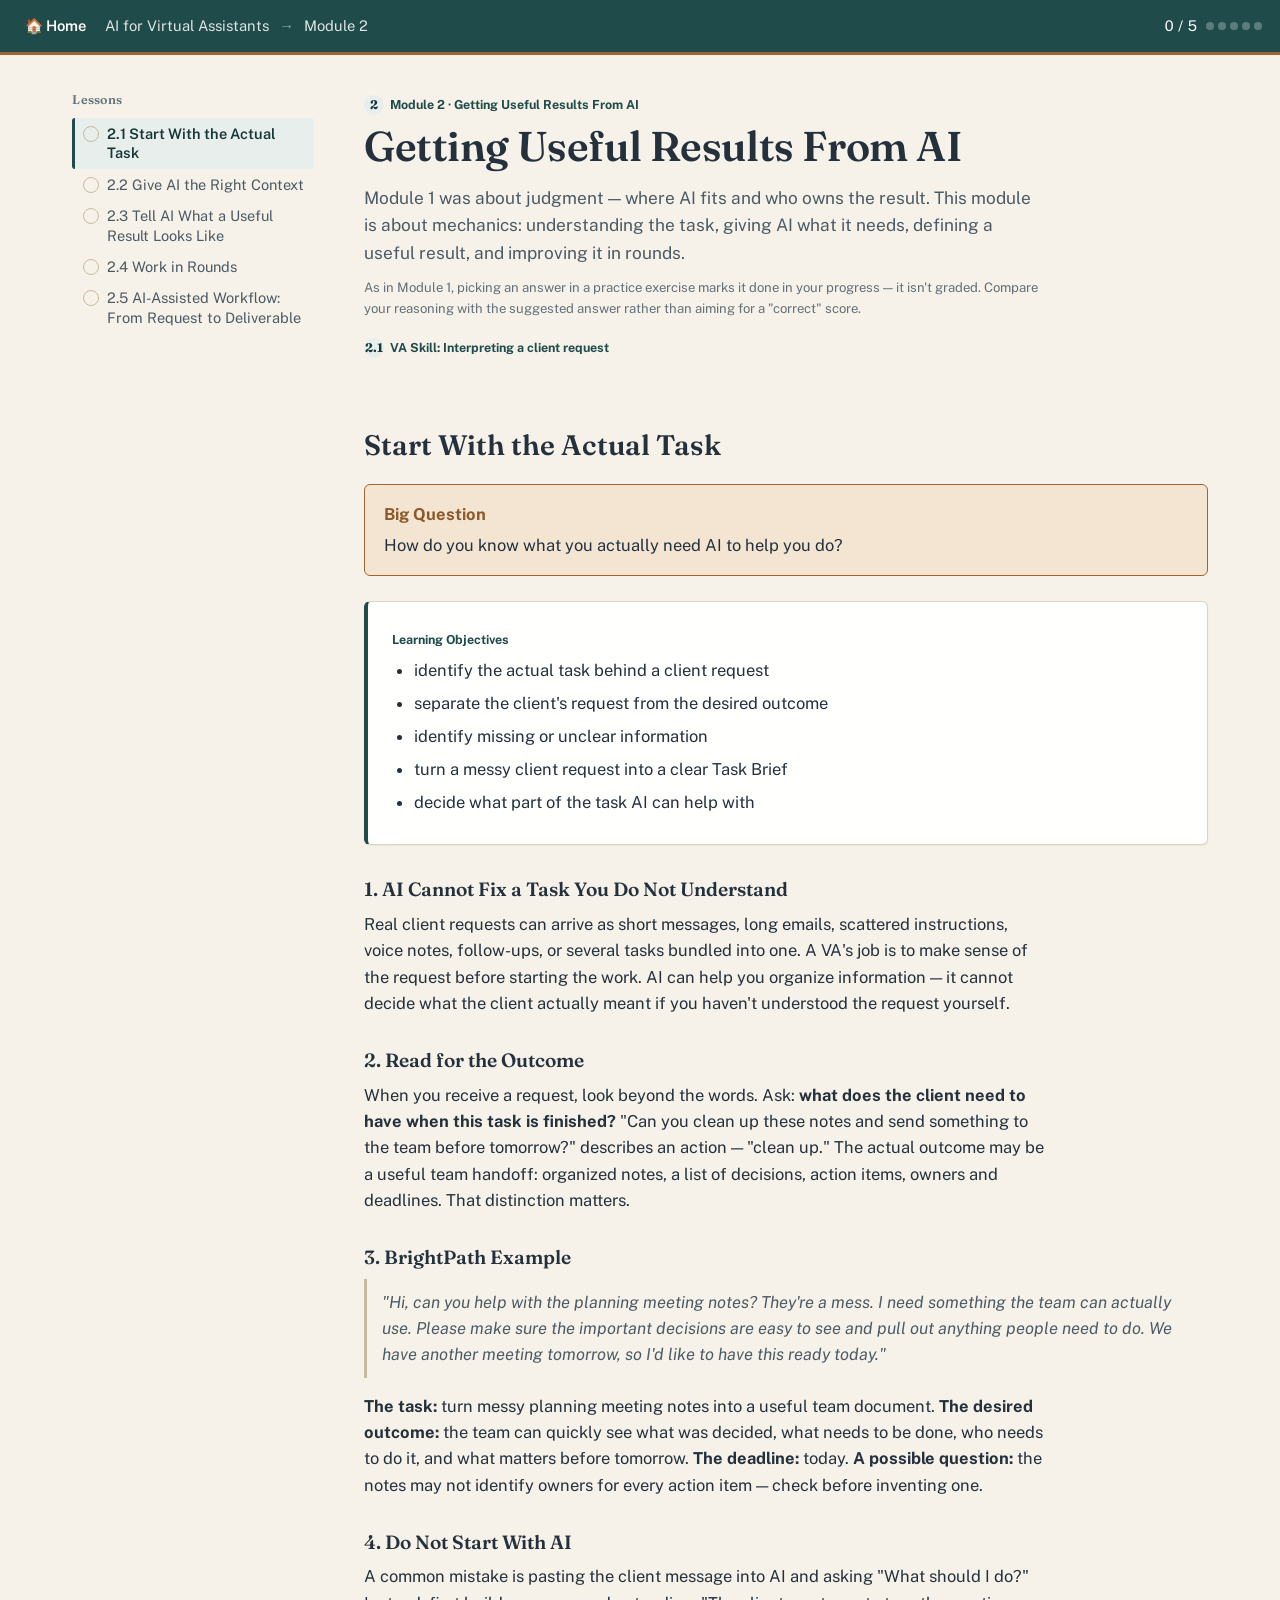
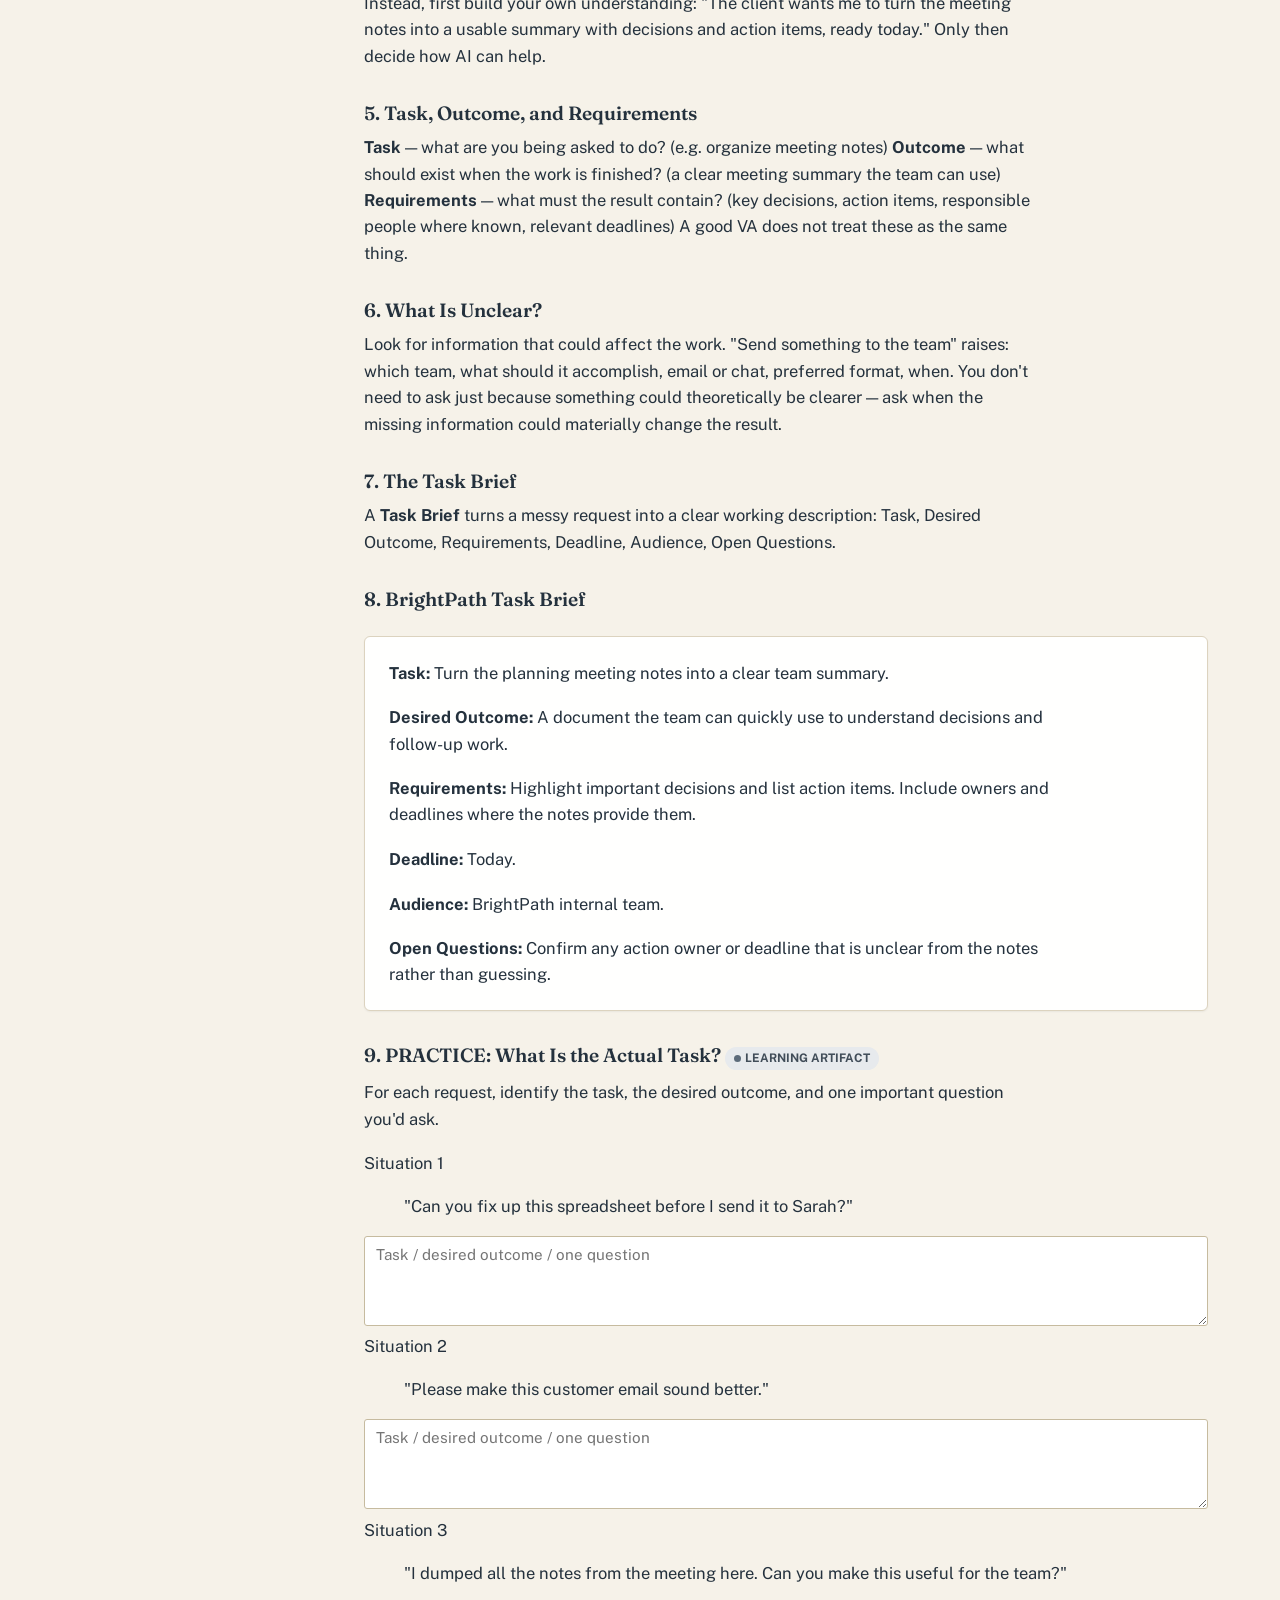
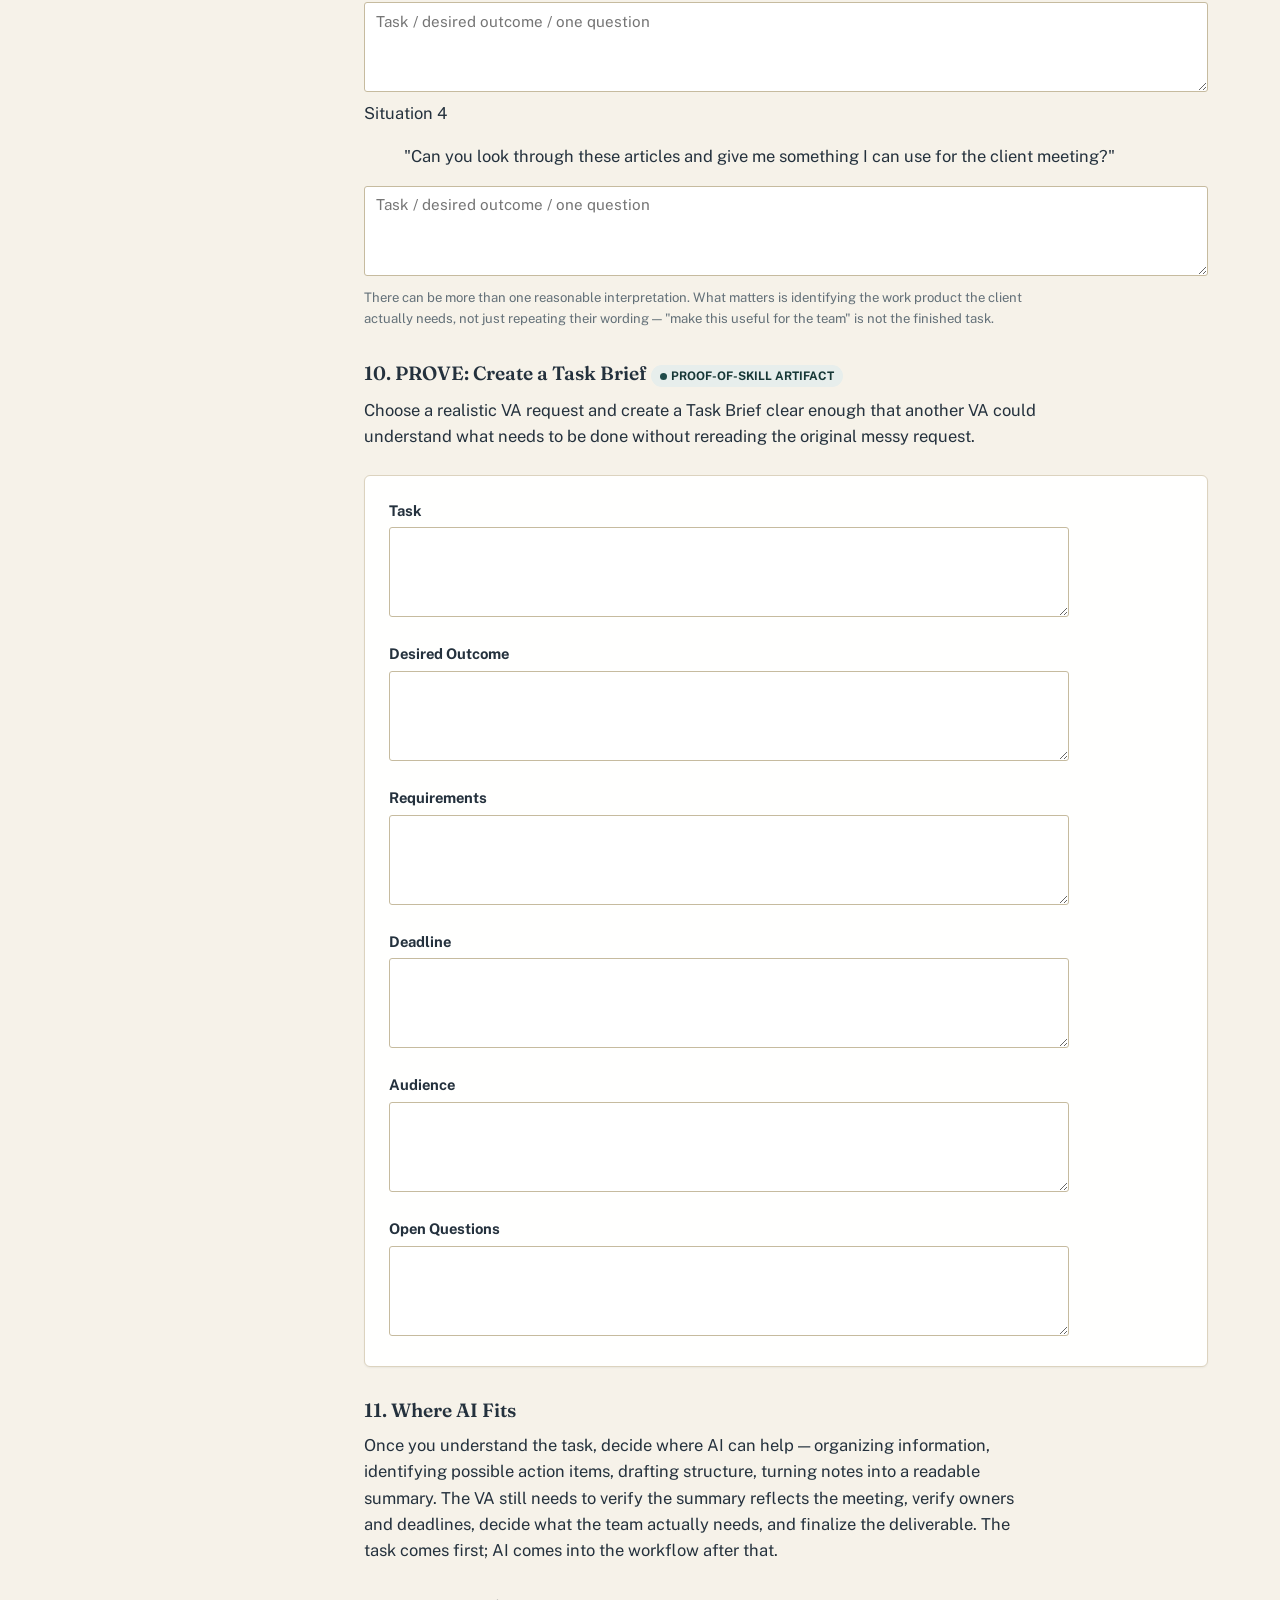
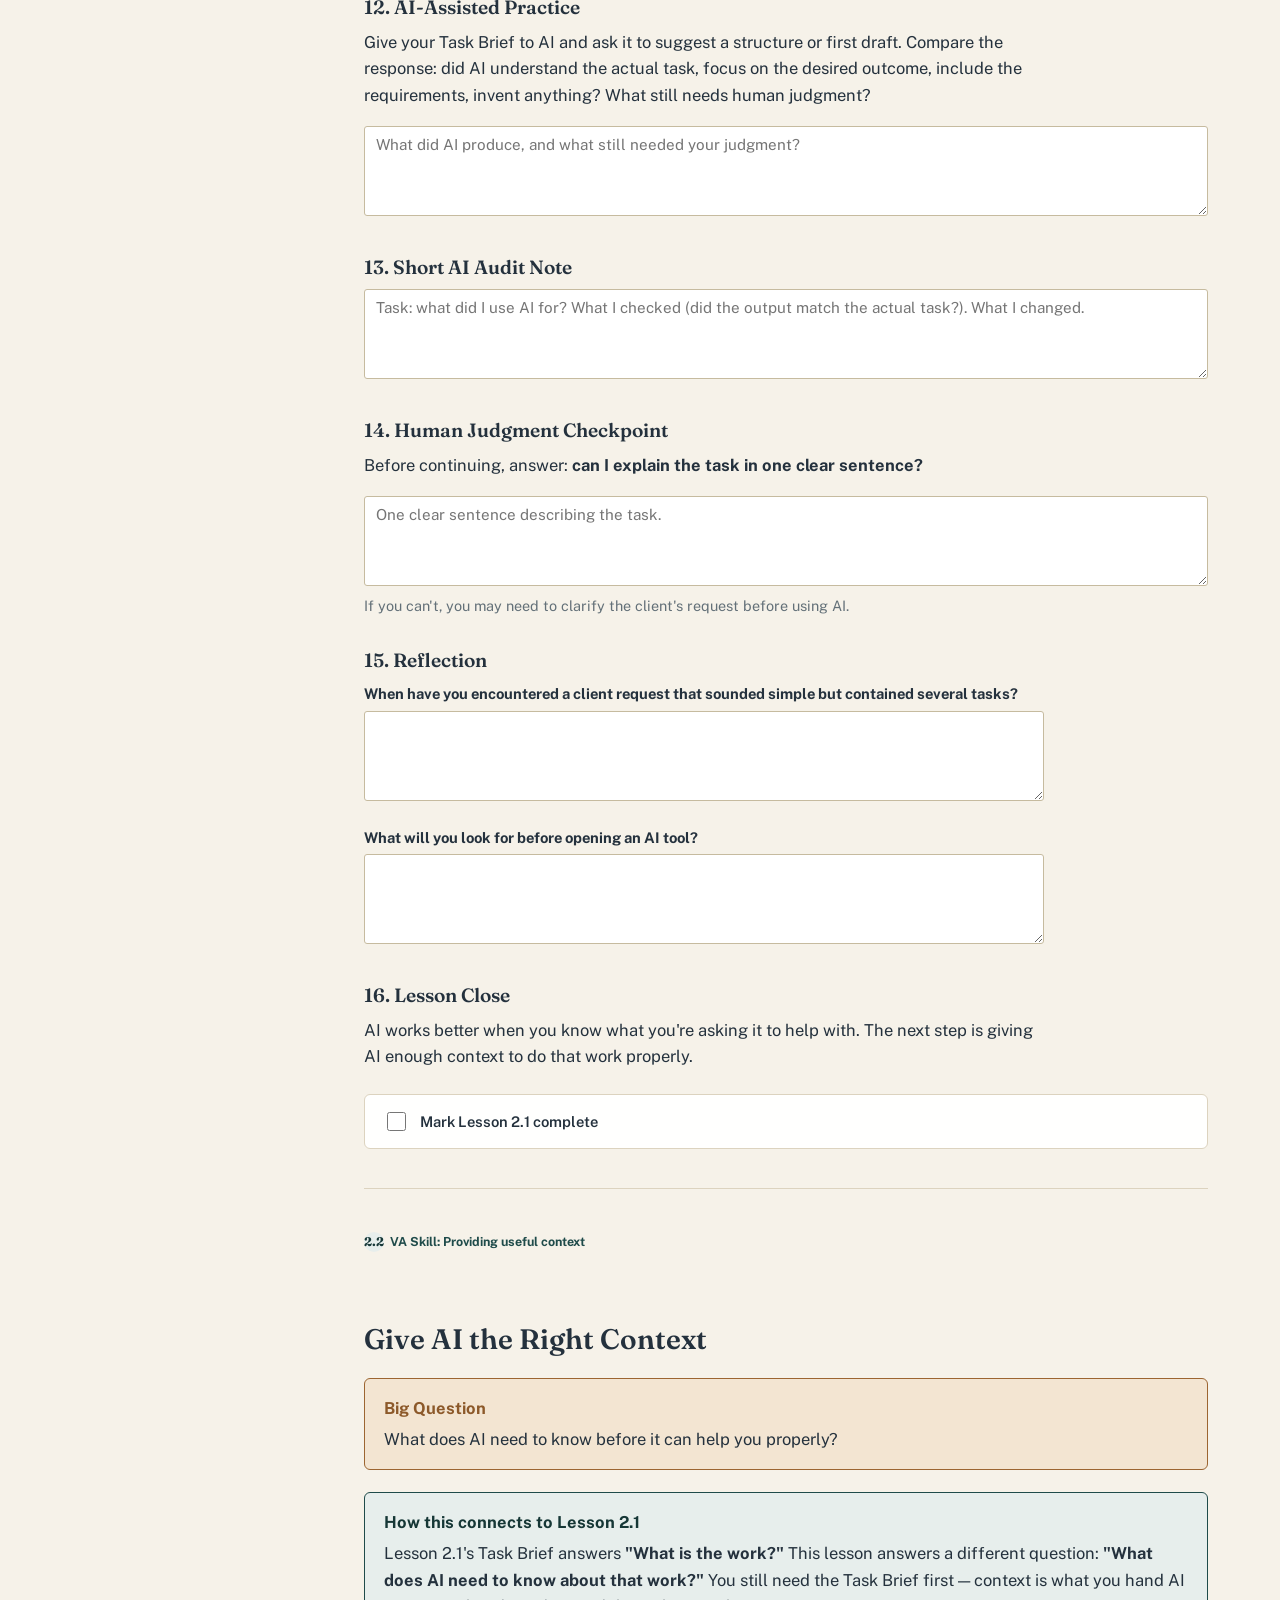
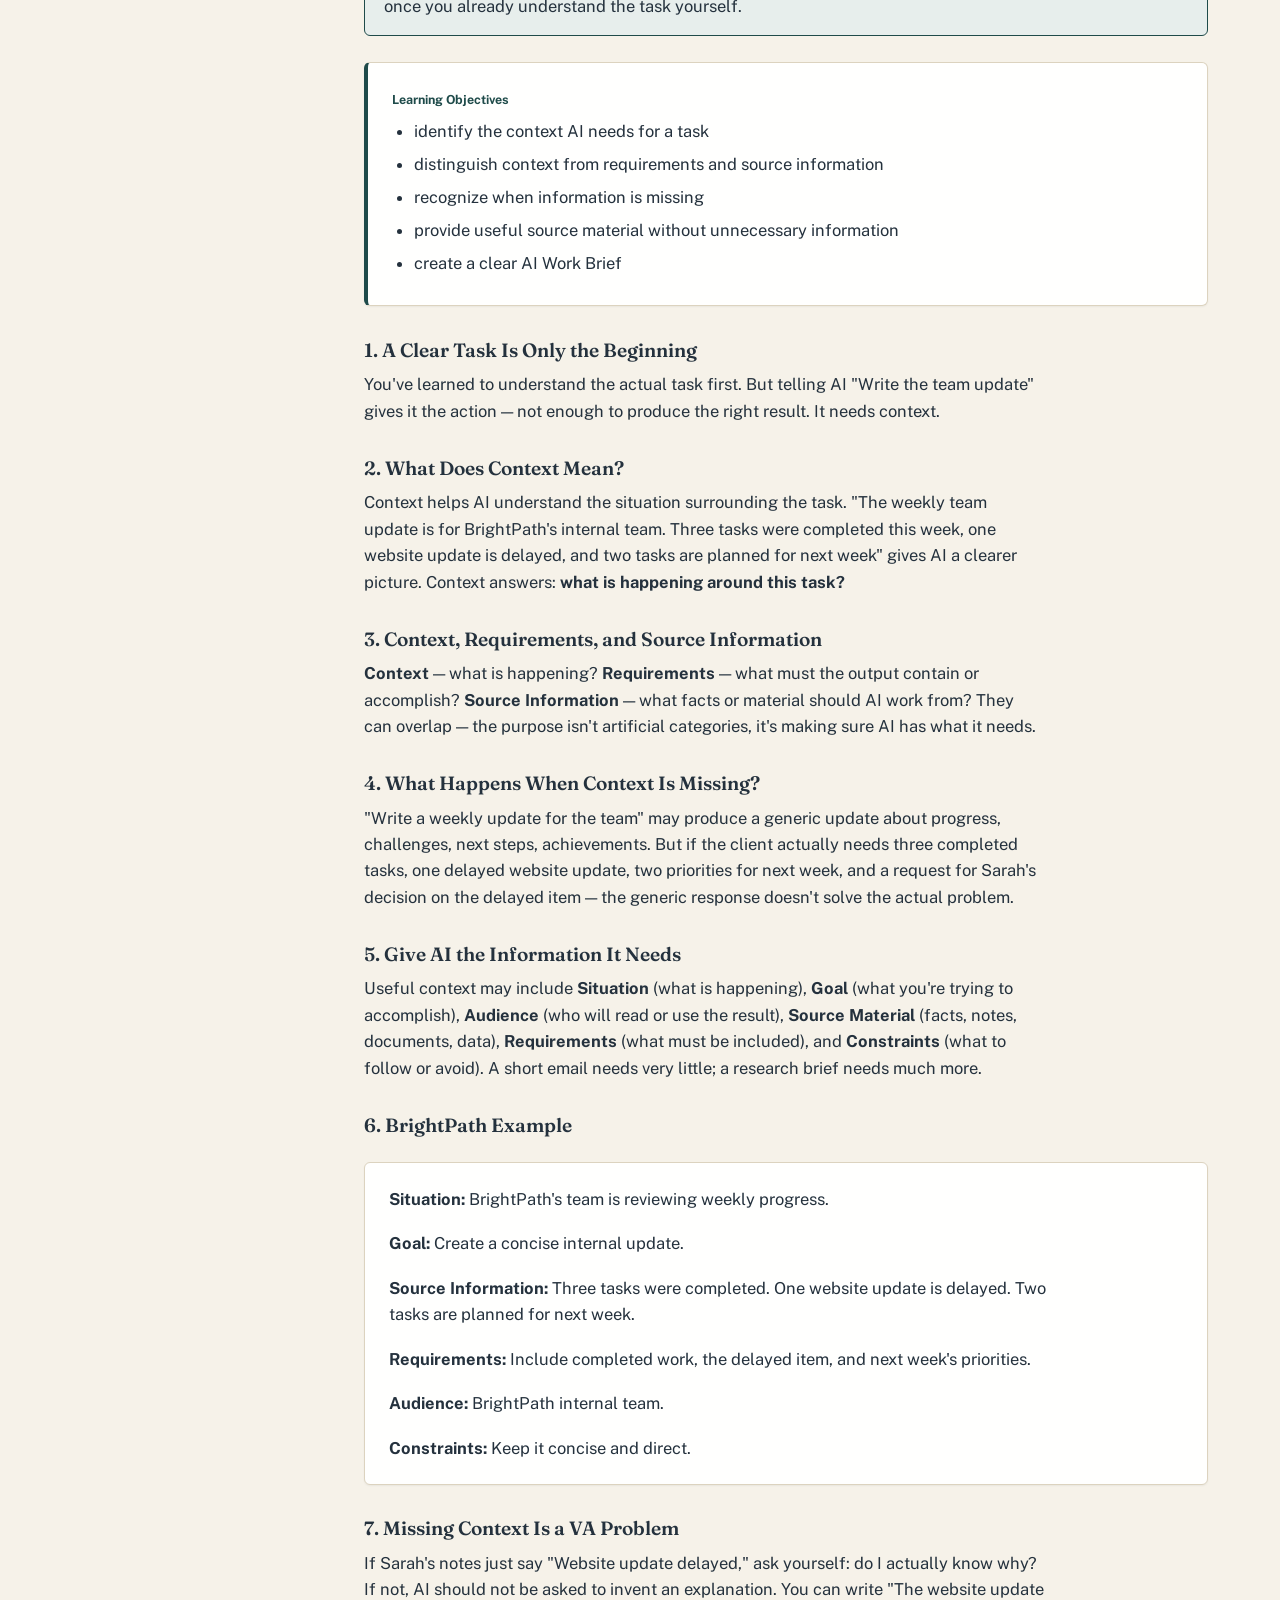
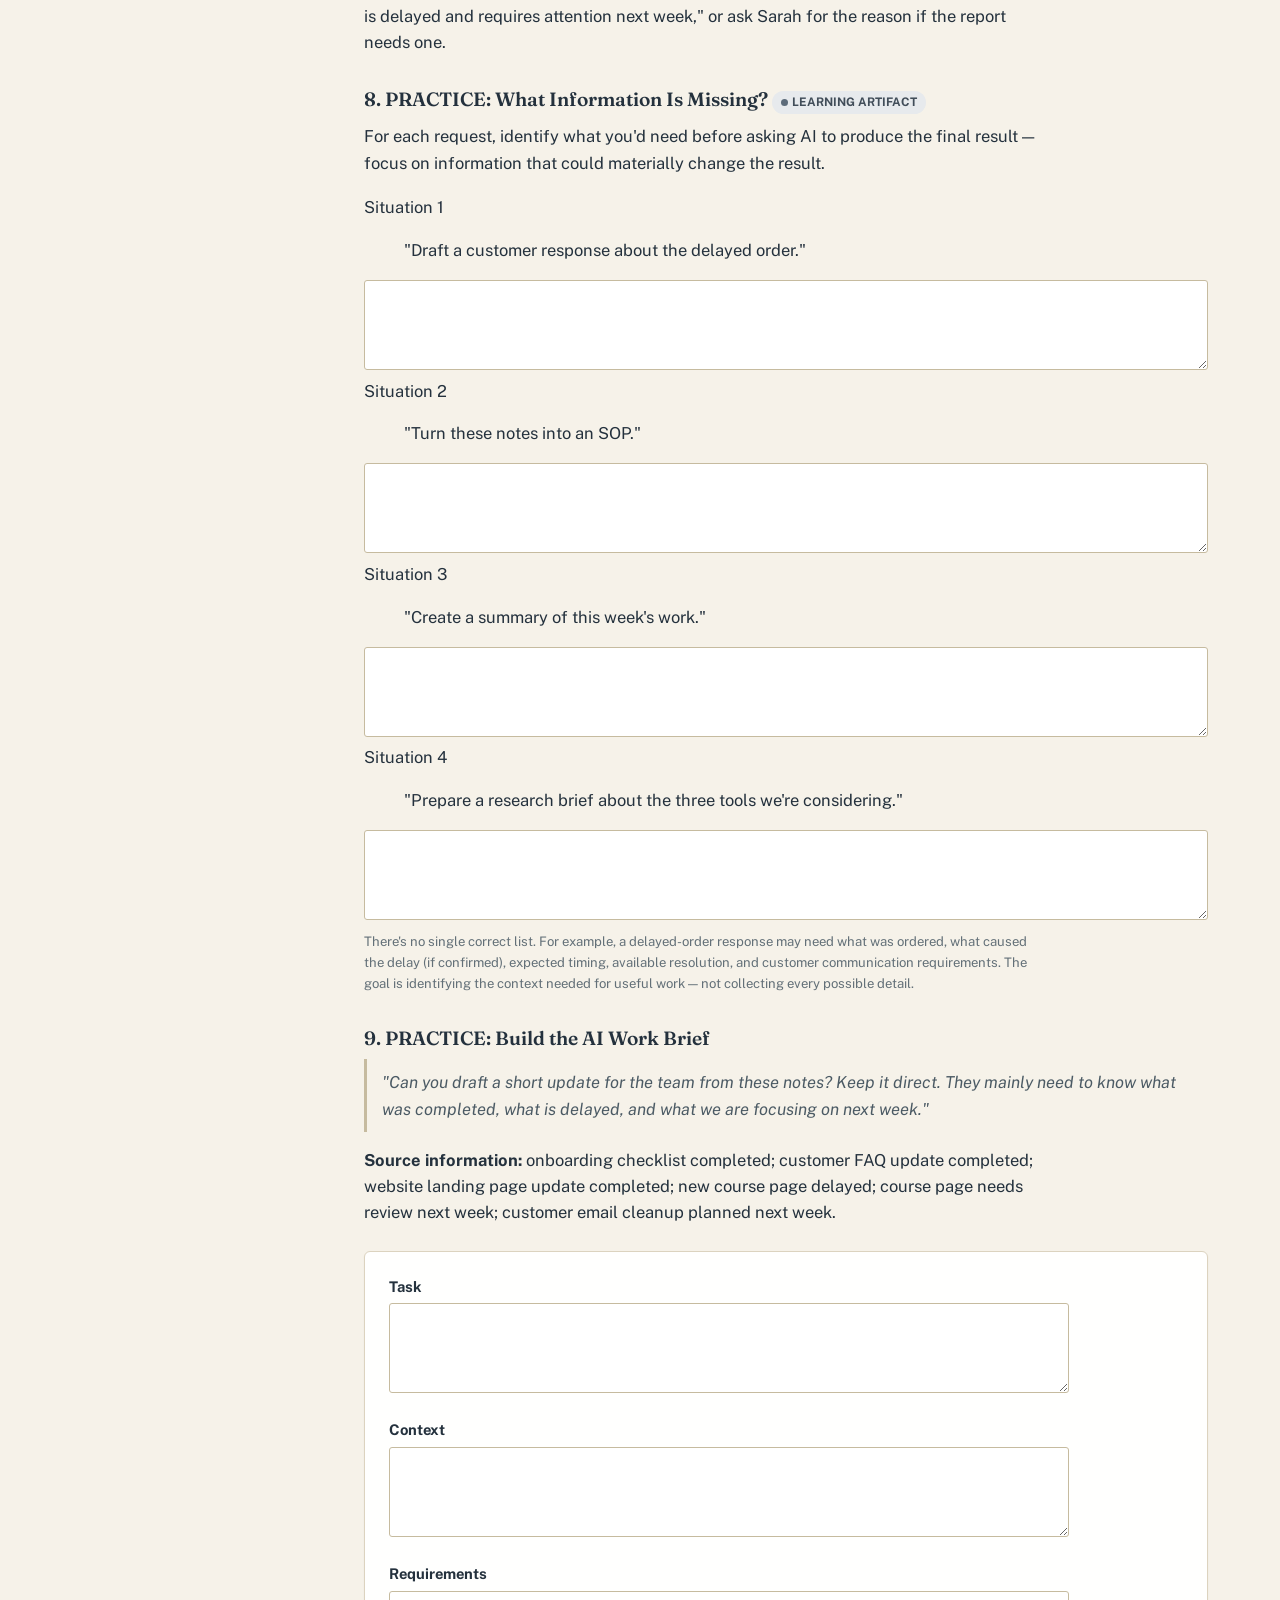
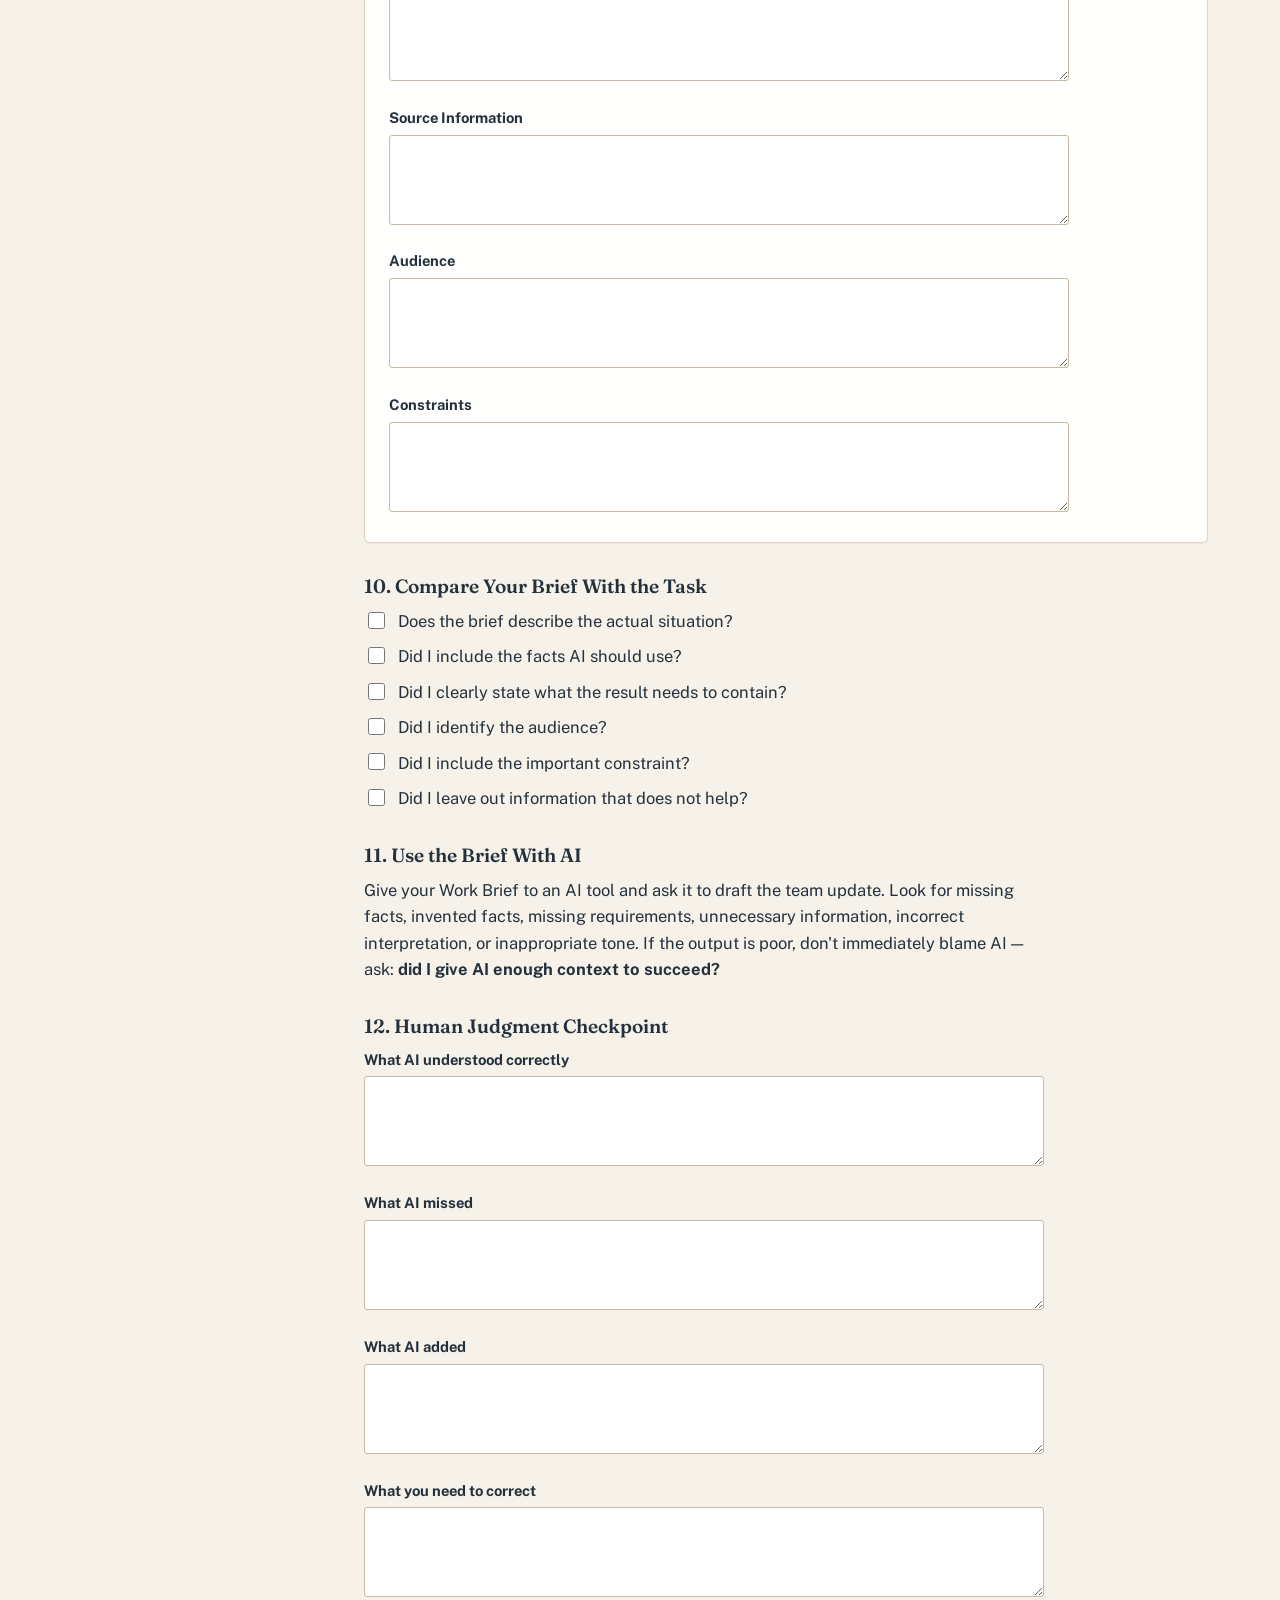
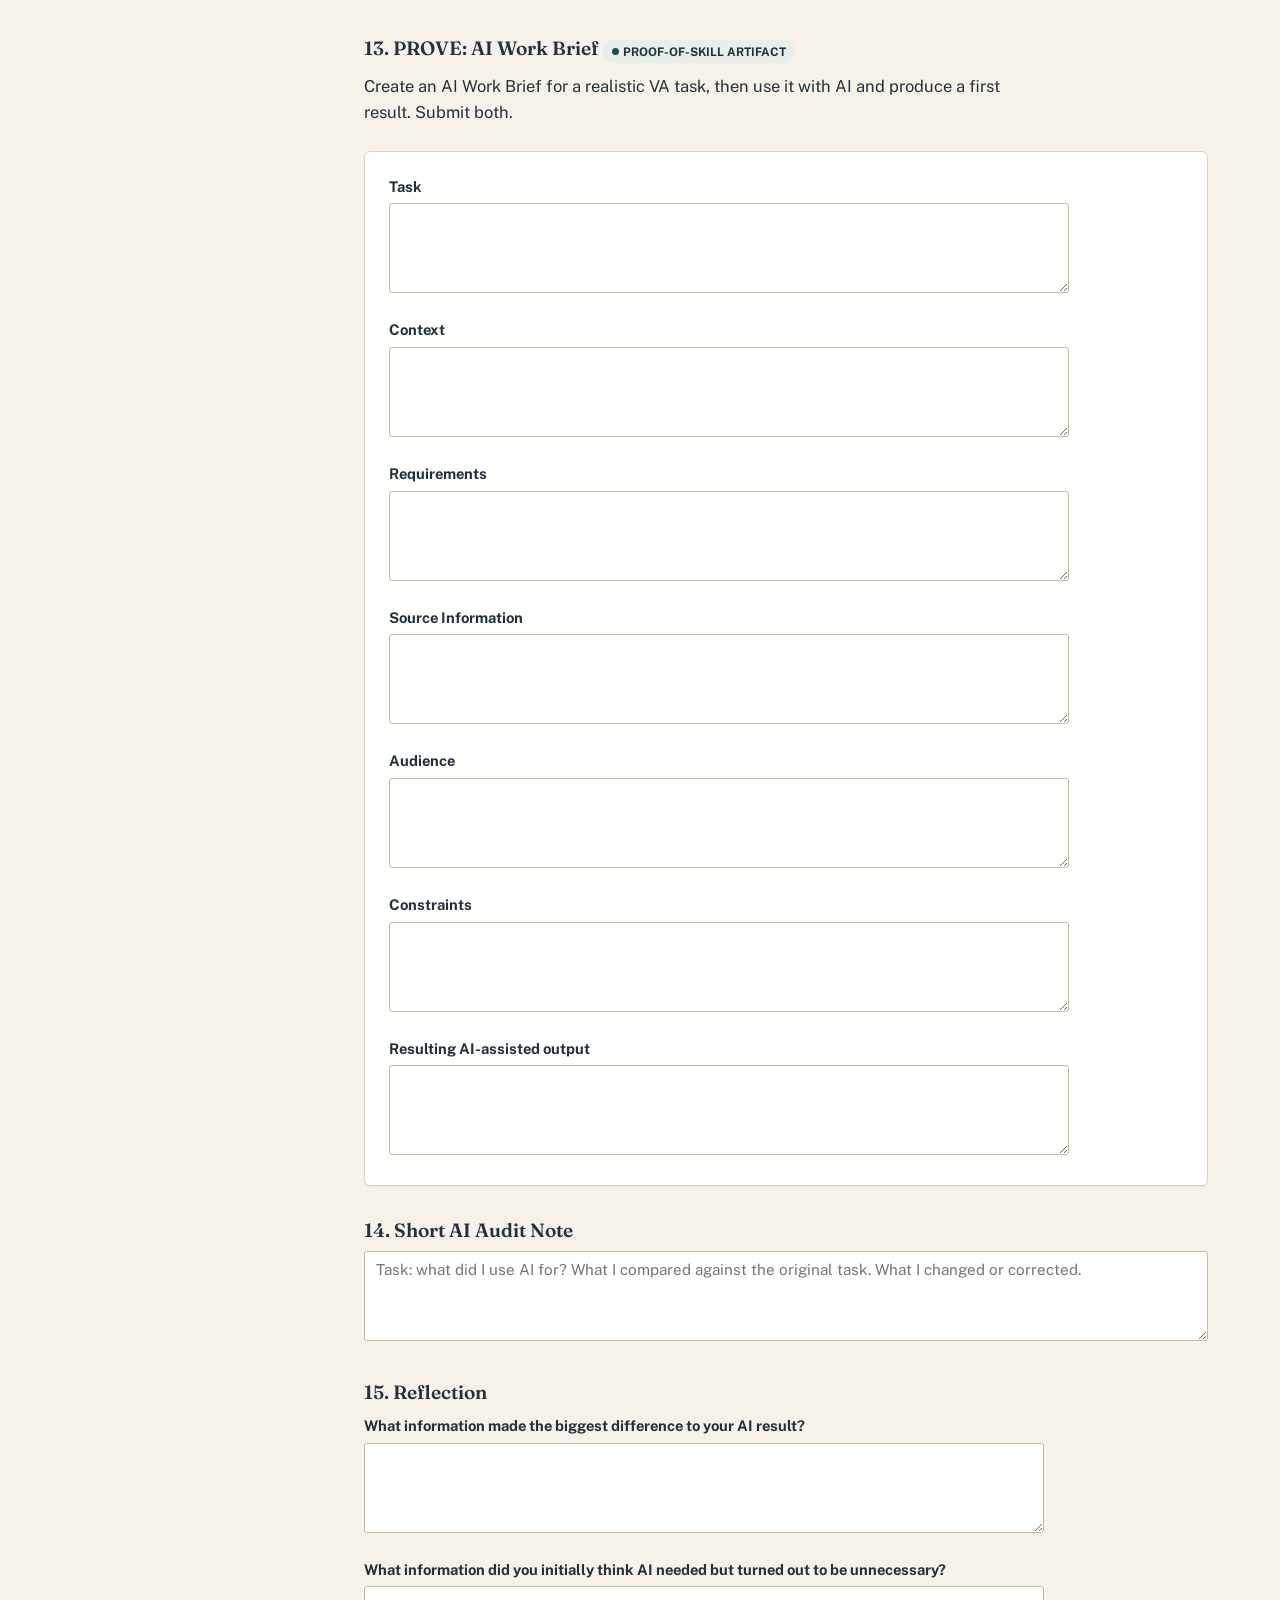
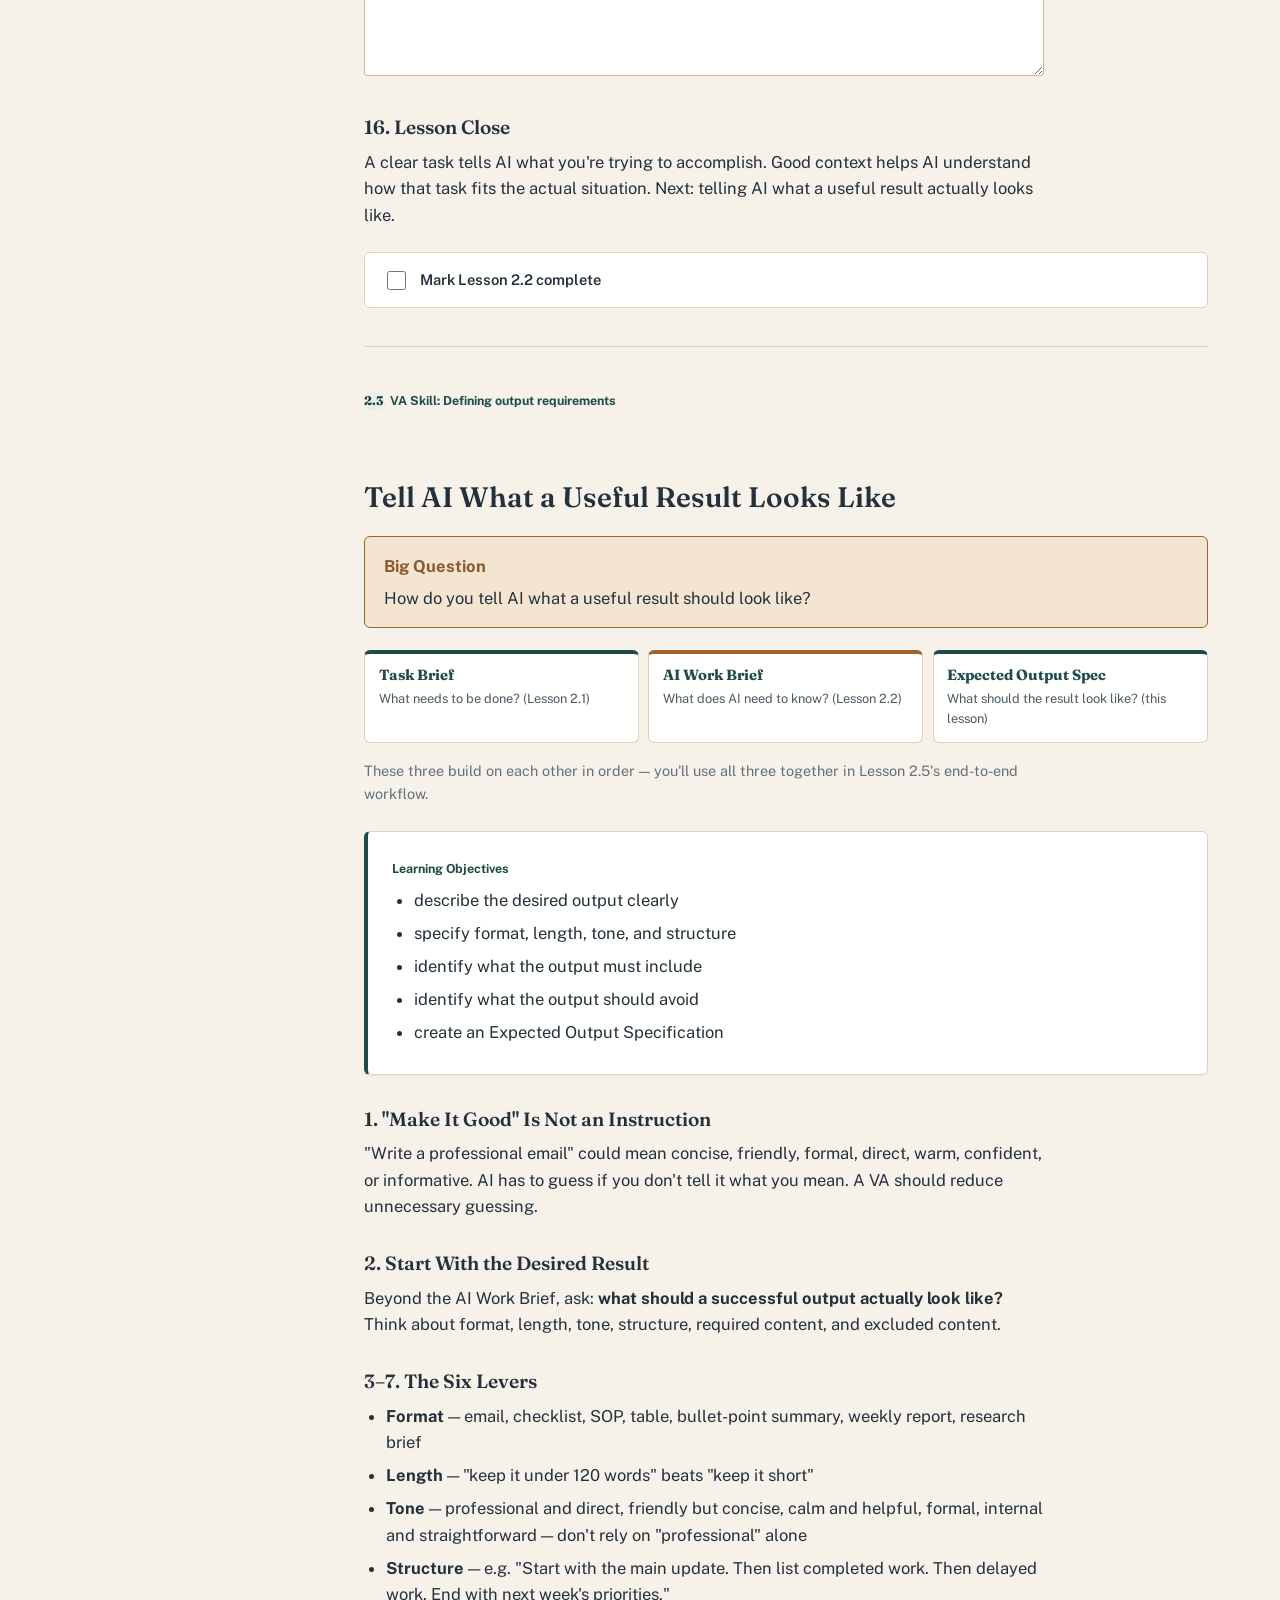
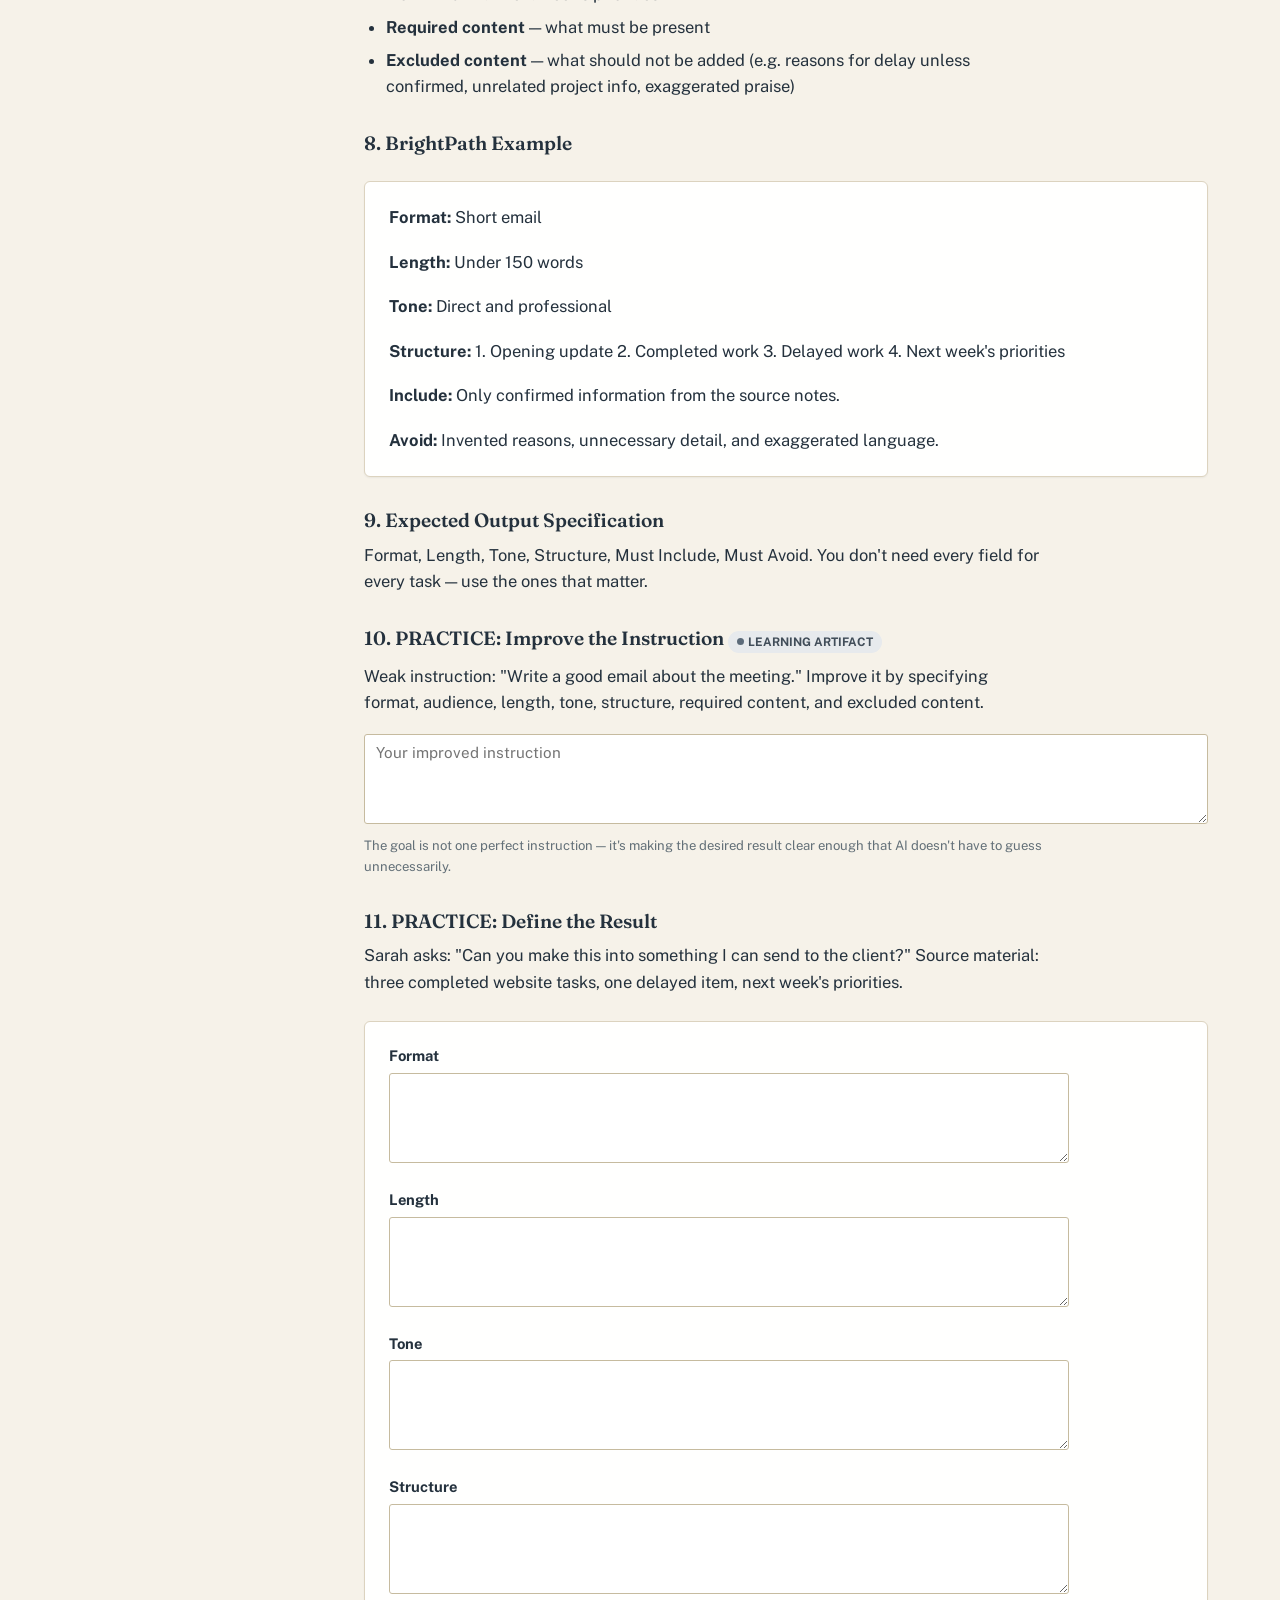
<file: module-2/index.html>
<!DOCTYPE html>
<html lang="en">
<head>
<meta charset="UTF-8">
<meta name="viewport" content="width=device-width, initial-scale=1.0">
<title>Module 2: Getting Useful Results From AI — AI for Virtual Assistants</title>
<link rel="stylesheet" href="../shared/course.css">
</head>
<body data-page="module" data-module-ids="2.1,2.2,2.3,2.4,2.5">
<a class="skip-link" href="#main">Skip to main content</a>

<div class="route-bar">
  <a class="home-btn" href="../">🏠 Home</a>
  <div class="route-crumb">AI for Virtual Assistants <span class="sep">→</span> Module 2</div>
  <div class="route-progress">
    <span data-progress-fraction>0 / 5</span>
    <span class="dots">
      <span class="dot"></span><span class="dot"></span><span class="dot"></span><span class="dot"></span><span class="dot"></span>
    </span>
  </div>
</div>

<div class="page-shell">

  <nav class="lesson-rail" aria-label="Module 2 contents">
    <button class="rail-toggle" aria-expanded="false">Module 2 contents ▾</button>
    <div class="lesson-rail-body">
      <div class="lesson-rail-title">Lessons</div>
      <ol>
        <li><a href="#l2-1" data-progress-id="2.1" class="current"><span class="rail-check"></span>2.1 Start With the Actual Task</a></li>
        <li><a href="#l2-2" data-progress-id="2.2"><span class="rail-check"></span>2.2 Give AI the Right Context</a></li>
        <li><a href="#l2-3" data-progress-id="2.3"><span class="rail-check"></span>2.3 Tell AI What a Useful Result Looks Like</a></li>
        <li><a href="#l2-4" data-progress-id="2.4"><span class="rail-check"></span>2.4 Work in Rounds</a></li>
        <li><a href="#l2-5" data-progress-id="2.5"><span class="rail-check"></span>2.5 AI-Assisted Workflow: From Request to Deliverable</a></li>
      </ol>
    </div>
  </nav>

  <main id="main" class="lesson-main">

    <div class="eyebrow"><span class="num">2</span> Module 2 · Getting Useful Results From AI</div>
    <h1 style="margin-bottom:.3em;">Getting Useful Results From AI</h1>
    <p class="lede">Module 1 was about judgment — where AI fits and who owns the result. This module is about mechanics: understanding the task, giving AI what it needs, defining a useful result, and improving it in rounds.</p>
    <p class="field-hint" style="margin-top:-.6rem;">As in Module 1, picking an answer in a practice exercise marks it done in your progress — it isn't graded. Compare your reasoning with the suggested answer rather than aiming for a "correct" score.</p>

    <!-- ============ LESSON 2.1 ============ -->
    <section id="l2-1">
      <div class="eyebrow"><span class="num">2.1</span> VA Skill: Interpreting a client request</div>
      <h2>Start With the Actual Task</h2>

      <div class="callout">
        <span class="callout-title">Big Question</span>
        How do you know what you actually need AI to help you do?
      </div>

      <div class="card card-do">
        <div class="eyebrow">Learning Objectives</div>
        <ul style="margin-bottom:0;">
          <li>identify the actual task behind a client request</li>
          <li>separate the client's request from the desired outcome</li>
          <li>identify missing or unclear information</li>
          <li>turn a messy client request into a clear Task Brief</li>
          <li>decide what part of the task AI can help with</li>
        </ul>
      </div>

      <h3>1. AI Cannot Fix a Task You Do Not Understand</h3>
      <p>Real client requests can arrive as short messages, long emails, scattered instructions, voice notes, follow-ups, or several tasks bundled into one. A VA's job is to make sense of the request before starting the work. AI can help you organize information — it cannot decide what the client actually meant if you haven't understood the request yourself.</p>

      <h3>2. Read for the Outcome</h3>
      <p>When you receive a request, look beyond the words. Ask: <strong>what does the client need to have when this task is finished?</strong> "Can you clean up these notes and send something to the team before tomorrow?" describes an action — "clean up." The actual outcome may be a useful team handoff: organized notes, a list of decisions, action items, owners and deadlines. That distinction matters.</p>

      <h3>3. BrightPath Example</h3>
      <blockquote style="margin:.4em 0 .9em; padding:.6em .9em; border-left:3px solid var(--line-strong); color: var(--ink-soft); font-style:italic;">"Hi, can you help with the planning meeting notes? They're a mess. I need something the team can actually use. Please make sure the important decisions are easy to see and pull out anything people need to do. We have another meeting tomorrow, so I'd like to have this ready today."</blockquote>
      <p><strong>The task:</strong> turn messy planning meeting notes into a useful team document. <strong>The desired outcome:</strong> the team can quickly see what was decided, what needs to be done, who needs to do it, and what matters before tomorrow. <strong>The deadline:</strong> today. <strong>A possible question:</strong> the notes may not identify owners for every action item — check before inventing one.</p>

      <h3>4. Do Not Start With AI</h3>
      <p>A common mistake is pasting the client message into AI and asking "What should I do?" Instead, first build your own understanding: "The client wants me to turn the meeting notes into a usable summary with decisions and action items, ready today." Only then decide how AI can help.</p>

      <h3>5. Task, Outcome, and Requirements</h3>
      <p><strong>Task</strong> — what are you being asked to do? (e.g. organize meeting notes) <strong>Outcome</strong> — what should exist when the work is finished? (a clear meeting summary the team can use) <strong>Requirements</strong> — what must the result contain? (key decisions, action items, responsible people where known, relevant deadlines) A good VA does not treat these as the same thing.</p>

      <h3>6. What Is Unclear?</h3>
      <p>Look for information that could affect the work. "Send something to the team" raises: which team, what should it accomplish, email or chat, preferred format, when. You don't need to ask just because something could theoretically be clearer — ask when the missing information could materially change the result.</p>

      <h3>7. The Task Brief</h3>
      <p>A <strong>Task Brief</strong> turns a messy request into a clear working description: Task, Desired Outcome, Requirements, Deadline, Audience, Open Questions.</p>

      <h3>8. BrightPath Task Brief</h3>
      <div class="card">
        <p><strong>Task:</strong> Turn the planning meeting notes into a clear team summary.</p>
        <p><strong>Desired Outcome:</strong> A document the team can quickly use to understand decisions and follow-up work.</p>
        <p><strong>Requirements:</strong> Highlight important decisions and list action items. Include owners and deadlines where the notes provide them.</p>
        <p><strong>Deadline:</strong> Today.</p>
        <p><strong>Audience:</strong> BrightPath internal team.</p>
        <p style="margin-bottom:0;"><strong>Open Questions:</strong> Confirm any action owner or deadline that is unclear from the notes rather than guessing.</p>
      </div>

      <h3>9. PRACTICE: What Is the Actual Task? <span class="tag tag-learning">LEARNING ARTIFACT</span></h3>
      <p>For each request, identify the task, the desired outcome, and one important question you'd ask.</p>
      <div class="request-card">
        <span class="req-num">Situation 1</span>
        <blockquote>"Can you fix up this spreadsheet before I send it to Sarah?"</blockquote>
        <textarea data-save-id="2.1-practice-1" placeholder="Task / desired outcome / one question"></textarea>
      </div>
      <div class="request-card">
        <span class="req-num">Situation 2</span>
        <blockquote>"Please make this customer email sound better."</blockquote>
        <textarea data-save-id="2.1-practice-2" placeholder="Task / desired outcome / one question"></textarea>
      </div>
      <div class="request-card">
        <span class="req-num">Situation 3</span>
        <blockquote>"I dumped all the notes from the meeting here. Can you make this useful for the team?"</blockquote>
        <textarea data-save-id="2.1-practice-3" placeholder="Task / desired outcome / one question"></textarea>
      </div>
      <div class="request-card">
        <span class="req-num">Situation 4</span>
        <blockquote>"Can you look through these articles and give me something I can use for the client meeting?"</blockquote>
        <textarea data-save-id="2.1-practice-4" placeholder="Task / desired outcome / one question"></textarea>
      </div>
      <p class="field-hint">There can be more than one reasonable interpretation. What matters is identifying the work product the client actually needs, not just repeating their wording — "make this useful for the team" is not the finished task.</p>

      <h3>10. PROVE: Create a Task Brief <span class="tag tag-proof">PROOF-OF-SKILL ARTIFACT</span></h3>
      <p>Choose a realistic VA request and create a Task Brief clear enough that another VA could understand what needs to be done without rereading the original messy request.</p>
      <div class="card">
        <div class="field"><label>Task</label><textarea data-save-id="2.1-brief-task"></textarea></div>
        <div class="field"><label>Desired Outcome</label><textarea data-save-id="2.1-brief-outcome"></textarea></div>
        <div class="field"><label>Requirements</label><textarea data-save-id="2.1-brief-requirements"></textarea></div>
        <div class="field"><label>Deadline</label><textarea data-save-id="2.1-brief-deadline"></textarea></div>
        <div class="field"><label>Audience</label><textarea data-save-id="2.1-brief-audience"></textarea></div>
        <div class="field" style="margin-bottom:0;"><label>Open Questions</label><textarea data-save-id="2.1-brief-open"></textarea></div>
      </div>

      <h3>11. Where AI Fits</h3>
      <p>Once you understand the task, decide where AI can help — organizing information, identifying possible action items, drafting structure, turning notes into a readable summary. The VA still needs to verify the summary reflects the meeting, verify owners and deadlines, decide what the team actually needs, and finalize the deliverable. The task comes first; AI comes into the workflow after that.</p>

      <h3>12. AI-Assisted Practice</h3>
      <p>Give your Task Brief to AI and ask it to suggest a structure or first draft. Compare the response: did AI understand the actual task, focus on the desired outcome, include the requirements, invent anything? What still needs human judgment?</p>
      <textarea data-save-id="2.1-ai-practice" placeholder="What did AI produce, and what still needed your judgment?"></textarea>

      <h3>13. Short AI Audit Note</h3>
      <textarea data-save-id="2.1-audit-note" placeholder="Task: what did I use AI for? What I checked (did the output match the actual task?). What I changed."></textarea>

      <h3>14. Human Judgment Checkpoint</h3>
      <p>Before continuing, answer: <strong>can I explain the task in one clear sentence?</strong></p>
      <textarea data-save-id="2.1-checkpoint" placeholder="One clear sentence describing the task."></textarea>
      <p style="font-size:.9rem; color:var(--ink-faint);">If you can't, you may need to clarify the client's request before using AI.</p>

      <h3>15. Reflection</h3>
      <div class="field"><label>When have you encountered a client request that sounded simple but contained several tasks?</label><textarea data-save-id="2.1-reflect-1"></textarea></div>
      <div class="field"><label>What will you look for before opening an AI tool?</label><textarea data-save-id="2.1-reflect-2"></textarea></div>

      <h3>16. Lesson Close</h3>
      <p>AI works better when you know what you're asking it to help with. The next step is giving AI enough context to do that work properly.</p>

      <div class="mark-done-row">
        <input type="checkbox" id="done-2-1" data-complete-id="2.1">
        <label for="done-2-1">Mark Lesson 2.1 complete</label>
      </div>
    </section>

    <hr class="divider">

    <!-- ============ LESSON 2.2 ============ -->
    <section id="l2-2">
      <div class="eyebrow"><span class="num">2.2</span> VA Skill: Providing useful context</div>
      <h2>Give AI the Right Context</h2>

      <div class="callout">
        <span class="callout-title">Big Question</span>
        What does AI need to know before it can help you properly?
      </div>

      <div class="callout" style="border-color:var(--ledger); background:var(--ledger-tint);">
        <span class="callout-title" style="color:var(--ledger-dark);">How this connects to Lesson 2.1</span>
        Lesson 2.1's Task Brief answers <strong>"What is the work?"</strong> This lesson answers a different question: <strong>"What does AI need to know about that work?"</strong> You still need the Task Brief first — context is what you hand AI once you already understand the task yourself.
      </div>

      <div class="card card-do">
        <div class="eyebrow">Learning Objectives</div>
        <ul style="margin-bottom:0;">
          <li>identify the context AI needs for a task</li>
          <li>distinguish context from requirements and source information</li>
          <li>recognize when information is missing</li>
          <li>provide useful source material without unnecessary information</li>
          <li>create a clear AI Work Brief</li>
        </ul>
      </div>

      <h3>1. A Clear Task Is Only the Beginning</h3>
      <p>You've learned to understand the actual task first. But telling AI "Write the team update" gives it the action — not enough to produce the right result. It needs context.</p>

      <h3>2. What Does Context Mean?</h3>
      <p>Context helps AI understand the situation surrounding the task. "The weekly team update is for BrightPath's internal team. Three tasks were completed this week, one website update is delayed, and two tasks are planned for next week" gives AI a clearer picture. Context answers: <strong>what is happening around this task?</strong></p>

      <h3>3. Context, Requirements, and Source Information</h3>
      <p><strong>Context</strong> — what is happening? <strong>Requirements</strong> — what must the output contain or accomplish? <strong>Source Information</strong> — what facts or material should AI work from? They can overlap — the purpose isn't artificial categories, it's making sure AI has what it needs.</p>

      <h3>4. What Happens When Context Is Missing?</h3>
      <p>"Write a weekly update for the team" may produce a generic update about progress, challenges, next steps, achievements. But if the client actually needs three completed tasks, one delayed website update, two priorities for next week, and a request for Sarah's decision on the delayed item — the generic response doesn't solve the actual problem.</p>

      <h3>5. Give AI the Information It Needs</h3>
      <p>Useful context may include <strong>Situation</strong> (what is happening), <strong>Goal</strong> (what you're trying to accomplish), <strong>Audience</strong> (who will read or use the result), <strong>Source Material</strong> (facts, notes, documents, data), <strong>Requirements</strong> (what must be included), and <strong>Constraints</strong> (what to follow or avoid). A short email needs very little; a research brief needs much more.</p>

      <h3>6. BrightPath Example</h3>
      <div class="card">
        <p><strong>Situation:</strong> BrightPath's team is reviewing weekly progress.</p>
        <p><strong>Goal:</strong> Create a concise internal update.</p>
        <p><strong>Source Information:</strong> Three tasks were completed. One website update is delayed. Two tasks are planned for next week.</p>
        <p><strong>Requirements:</strong> Include completed work, the delayed item, and next week's priorities.</p>
        <p><strong>Audience:</strong> BrightPath internal team.</p>
        <p style="margin-bottom:0;"><strong>Constraints:</strong> Keep it concise and direct.</p>
      </div>

      <h3>7. Missing Context Is a VA Problem</h3>
      <p>If Sarah's notes just say "Website update delayed," ask yourself: do I actually know why? If not, AI should not be asked to invent an explanation. You can write "The website update is delayed and requires attention next week," or ask Sarah for the reason if the report needs one.</p>

      <h3>8. PRACTICE: What Information Is Missing? <span class="tag tag-learning">LEARNING ARTIFACT</span></h3>
      <p>For each request, identify what you'd need before asking AI to produce the final result — focus on information that could materially change the result.</p>
      <div class="request-card"><span class="req-num">Situation 1</span><blockquote>"Draft a customer response about the delayed order."</blockquote><textarea data-save-id="2.2-missing-1"></textarea></div>
      <div class="request-card"><span class="req-num">Situation 2</span><blockquote>"Turn these notes into an SOP."</blockquote><textarea data-save-id="2.2-missing-2"></textarea></div>
      <div class="request-card"><span class="req-num">Situation 3</span><blockquote>"Create a summary of this week's work."</blockquote><textarea data-save-id="2.2-missing-3"></textarea></div>
      <div class="request-card"><span class="req-num">Situation 4</span><blockquote>"Prepare a research brief about the three tools we're considering."</blockquote><textarea data-save-id="2.2-missing-4"></textarea></div>
      <p class="field-hint">There's no single correct list. For example, a delayed-order response may need what was ordered, what caused the delay (if confirmed), expected timing, available resolution, and customer communication requirements. The goal is identifying the context needed for useful work — not collecting every possible detail.</p>

      <h3>9. PRACTICE: Build the AI Work Brief</h3>
      <blockquote style="margin:.4em 0 .9em; padding:.6em .9em; border-left:3px solid var(--line-strong); color: var(--ink-soft); font-style:italic;">"Can you draft a short update for the team from these notes? Keep it direct. They mainly need to know what was completed, what is delayed, and what we are focusing on next week."</blockquote>
      <p><strong>Source information:</strong> onboarding checklist completed; customer FAQ update completed; website landing page update completed; new course page delayed; course page needs review next week; customer email cleanup planned next week.</p>
      <div class="card">
        <div class="field"><label>Task</label><textarea data-save-id="2.2-practicebrief-task"></textarea></div>
        <div class="field"><label>Context</label><textarea data-save-id="2.2-practicebrief-context"></textarea></div>
        <div class="field"><label>Requirements</label><textarea data-save-id="2.2-practicebrief-requirements"></textarea></div>
        <div class="field"><label>Source Information</label><textarea data-save-id="2.2-practicebrief-source"></textarea></div>
        <div class="field"><label>Audience</label><textarea data-save-id="2.2-practicebrief-audience"></textarea></div>
        <div class="field" style="margin-bottom:0;"><label>Constraints</label><textarea data-save-id="2.2-practicebrief-constraints"></textarea></div>
      </div>

      <h3>10. Compare Your Brief With the Task</h3>
      <ul class="checklist">
        <li><input type="checkbox" data-checklist-id="2.2-check-1"><span>Does the brief describe the actual situation?</span></li>
        <li><input type="checkbox" data-checklist-id="2.2-check-2"><span>Did I include the facts AI should use?</span></li>
        <li><input type="checkbox" data-checklist-id="2.2-check-3"><span>Did I clearly state what the result needs to contain?</span></li>
        <li><input type="checkbox" data-checklist-id="2.2-check-4"><span>Did I identify the audience?</span></li>
        <li><input type="checkbox" data-checklist-id="2.2-check-5"><span>Did I include the important constraint?</span></li>
        <li><input type="checkbox" data-checklist-id="2.2-check-6"><span>Did I leave out information that does not help?</span></li>
      </ul>

      <h3>11. Use the Brief With AI</h3>
      <p>Give your Work Brief to an AI tool and ask it to draft the team update. Look for missing facts, invented facts, missing requirements, unnecessary information, incorrect interpretation, or inappropriate tone. If the output is poor, don't immediately blame AI — ask: <strong>did I give AI enough context to succeed?</strong></p>

      <h3>12. Human Judgment Checkpoint</h3>
      <div class="field"><label>What AI understood correctly</label><textarea data-save-id="2.2-checkpoint-correct"></textarea></div>
      <div class="field"><label>What AI missed</label><textarea data-save-id="2.2-checkpoint-missed"></textarea></div>
      <div class="field"><label>What AI added</label><textarea data-save-id="2.2-checkpoint-added"></textarea></div>
      <div class="field"><label>What you need to correct</label><textarea data-save-id="2.2-checkpoint-correction"></textarea></div>

      <h3>13. PROVE: AI Work Brief <span class="tag tag-proof">PROOF-OF-SKILL ARTIFACT</span></h3>
      <p>Create an AI Work Brief for a realistic VA task, then use it with AI and produce a first result. Submit both.</p>
      <div class="card">
        <div class="field"><label>Task</label><textarea data-save-id="2.2-finalbrief-task"></textarea></div>
        <div class="field"><label>Context</label><textarea data-save-id="2.2-finalbrief-context"></textarea></div>
        <div class="field"><label>Requirements</label><textarea data-save-id="2.2-finalbrief-requirements"></textarea></div>
        <div class="field"><label>Source Information</label><textarea data-save-id="2.2-finalbrief-source"></textarea></div>
        <div class="field"><label>Audience</label><textarea data-save-id="2.2-finalbrief-audience"></textarea></div>
        <div class="field"><label>Constraints</label><textarea data-save-id="2.2-finalbrief-constraints"></textarea></div>
        <div class="field" style="margin-bottom:0;"><label>Resulting AI-assisted output</label><textarea data-save-id="2.2-finalbrief-output"></textarea></div>
      </div>

      <h3>14. Short AI Audit Note</h3>
      <textarea data-save-id="2.2-audit-note" placeholder="Task: what did I use AI for? What I compared against the original task. What I changed or corrected."></textarea>

      <h3>15. Reflection</h3>
      <div class="field"><label>What information made the biggest difference to your AI result?</label><textarea data-save-id="2.2-reflect-1"></textarea></div>
      <div class="field"><label>What information did you initially think AI needed but turned out to be unnecessary?</label><textarea data-save-id="2.2-reflect-2"></textarea></div>

      <h3>16. Lesson Close</h3>
      <p>A clear task tells AI what you're trying to accomplish. Good context helps AI understand how that task fits the actual situation. Next: telling AI what a useful result actually looks like.</p>

      <div class="mark-done-row">
        <input type="checkbox" id="done-2-2" data-complete-id="2.2">
        <label for="done-2-2">Mark Lesson 2.2 complete</label>
      </div>
    </section>

    <hr class="divider">

    <!-- ============ LESSON 2.3 ============ -->
    <section id="l2-3">
      <div class="eyebrow"><span class="num">2.3</span> VA Skill: Defining output requirements</div>
      <h2>Tell AI What a Useful Result Looks Like</h2>

      <div class="callout">
        <span class="callout-title">Big Question</span>
        How do you tell AI what a useful result should look like?
      </div>

      <div class="workflow-key" style="grid-template-columns: repeat(auto-fit,minmax(180px,1fr));">
        <div class="wf-card"><h4>Task Brief</h4><p>What needs to be done? (Lesson 2.1)</p></div>
        <div class="wf-card"><h4>AI Work Brief</h4><p>What does AI need to know? (Lesson 2.2)</p></div>
        <div class="wf-card"><h4>Expected Output Spec</h4><p>What should the result look like? (this lesson)</p></div>
      </div>
      <p style="font-size:.9rem; color:var(--ink-faint); margin-top:-.8rem;">These three build on each other in order — you'll use all three together in Lesson 2.5's end-to-end workflow.</p>

      <div class="card card-do">
        <div class="eyebrow">Learning Objectives</div>
        <ul style="margin-bottom:0;">
          <li>describe the desired output clearly</li>
          <li>specify format, length, tone, and structure</li>
          <li>identify what the output must include</li>
          <li>identify what the output should avoid</li>
          <li>create an Expected Output Specification</li>
        </ul>
      </div>

      <h3>1. "Make It Good" Is Not an Instruction</h3>
      <p>"Write a professional email" could mean concise, friendly, formal, direct, warm, confident, or informative. AI has to guess if you don't tell it what you mean. A VA should reduce unnecessary guessing.</p>

      <h3>2. Start With the Desired Result</h3>
      <p>Beyond the AI Work Brief, ask: <strong>what should a successful output actually look like?</strong> Think about format, length, tone, structure, required content, and excluded content.</p>

      <h3>3–7. The Six Levers</h3>
      <ul>
        <li><strong>Format</strong> — email, checklist, SOP, table, bullet-point summary, weekly report, research brief</li>
        <li><strong>Length</strong> — "keep it under 120 words" beats "keep it short"</li>
        <li><strong>Tone</strong> — professional and direct, friendly but concise, calm and helpful, formal, internal and straightforward — don't rely on "professional" alone</li>
        <li><strong>Structure</strong> — e.g. "Start with the main update. Then list completed work. Then delayed work. End with next week's priorities."</li>
        <li><strong>Required content</strong> — what must be present</li>
        <li><strong>Excluded content</strong> — what should not be added (e.g. reasons for delay unless confirmed, unrelated project info, exaggerated praise)</li>
      </ul>

      <h3>8. BrightPath Example</h3>
      <div class="card">
        <p><strong>Format:</strong> Short email</p>
        <p><strong>Length:</strong> Under 150 words</p>
        <p><strong>Tone:</strong> Direct and professional</p>
        <p><strong>Structure:</strong> 1. Opening update 2. Completed work 3. Delayed work 4. Next week's priorities</p>
        <p><strong>Include:</strong> Only confirmed information from the source notes.</p>
        <p style="margin-bottom:0;"><strong>Avoid:</strong> Invented reasons, unnecessary detail, and exaggerated language.</p>
      </div>

      <h3>9. Expected Output Specification</h3>
      <p>Format, Length, Tone, Structure, Must Include, Must Avoid. You don't need every field for every task — use the ones that matter.</p>

      <h3>10. PRACTICE: Improve the Instruction <span class="tag tag-learning">LEARNING ARTIFACT</span></h3>
      <p>Weak instruction: "Write a good email about the meeting." Improve it by specifying format, audience, length, tone, structure, required content, and excluded content.</p>
      <textarea data-save-id="2.3-improve" placeholder="Your improved instruction"></textarea>
      <p class="field-hint">The goal is not one perfect instruction — it's making the desired result clear enough that AI doesn't have to guess unnecessarily.</p>

      <h3>11. PRACTICE: Define the Result</h3>
      <p>Sarah asks: "Can you make this into something I can send to the client?" Source material: three completed website tasks, one delayed item, next week's priorities.</p>
      <div class="card">
        <div class="field"><label>Format</label><textarea data-save-id="2.3-define-format"></textarea></div>
        <div class="field"><label>Length</label><textarea data-save-id="2.3-define-length"></textarea></div>
        <div class="field"><label>Tone</label><textarea data-save-id="2.3-define-tone"></textarea></div>
        <div class="field"><label>Structure</label><textarea data-save-id="2.3-define-structure"></textarea></div>
        <div class="field"><label>Must Include</label><textarea data-save-id="2.3-define-include"></textarea></div>
        <div class="field" style="margin-bottom:0;"><label>Must Avoid</label><textarea data-save-id="2.3-define-avoid"></textarea></div>
      </div>

      <h3>12. Human Judgment Checkpoint</h3>
      <p>Ask: <strong>if AI followed my instructions exactly, would the result actually be useful to the client?</strong> If not, improve the specification.</p>
      <textarea data-save-id="2.3-checkpoint"></textarea>

      <h3>13. PROVE: Expected Output Specification <span class="tag tag-proof">PROOF-OF-SKILL ARTIFACT</span></h3>
      <p>Create an Expected Output Specification for one realistic VA task, then use it with your AI Work Brief to produce a result.</p>
      <div class="card">
        <div class="field"><label>The task</label><textarea data-save-id="2.3-prove-task"></textarea></div>
        <div class="field"><label>Your Expected Output Specification</label><textarea data-save-id="2.3-prove-spec"></textarea></div>
        <div class="field" style="margin-bottom:0;"><label>Your AI-assisted result</label><textarea data-save-id="2.3-prove-result"></textarea></div>
      </div>

      <h3>14. Short AI Audit Note</h3>
      <textarea data-save-id="2.3-audit-note" placeholder="Task: what did I ask AI to produce? What I checked (format, tone, requirements?). What I changed."></textarea>

      <h3>15. Reflection</h3>
      <div class="field"><label>Which output requirement made the biggest difference to your result?</label><textarea data-save-id="2.3-reflect-1"></textarea></div>
      <div class="field"><label>What does "professional" mean for the specific task you worked on?</label><textarea data-save-id="2.3-reflect-2"></textarea></div>

      <h3>16. Lesson Close</h3>
      <p>The better you define the result, the less AI has to guess. But even a strong first instruction won't always produce the final answer — that leads to the next skill: working in rounds.</p>

      <div class="mark-done-row">
        <input type="checkbox" id="done-2-3" data-complete-id="2.3">
        <label for="done-2-3">Mark Lesson 2.3 complete</label>
      </div>
    </section>

    <hr class="divider">

    <!-- ============ LESSON 2.4 ============ -->
    <section id="l2-4">
      <div class="eyebrow"><span class="num">2.4</span> VA Skill: Iterative improvement</div>
      <h2>Work in Rounds</h2>

      <div class="callout">
        <span class="callout-title">Big Question</span>
        What do you do when AI gives you a result that is close, but not good enough?
      </div>

      <div class="card card-do">
        <div class="eyebrow">Learning Objectives</div>
        <ul style="margin-bottom:0;">
          <li>review an initial AI result</li>
          <li>identify what needs improvement</li>
          <li>give focused follow-up instructions</li>
          <li>compare an initial result with a revised result</li>
          <li>decide when the result is ready for human finalization</li>
        </ul>
      </div>

      <h3>1. The First Result Is Not Automatically the Final Result</h3>
      <p>AI doesn't always get everything right on the first attempt. You may receive a draft with the right information but the wrong tone, too long, missing a requirement, weakly structured, or needing more context. The answer isn't always to start over — sometimes you simply need another round.</p>

      <h3>2. Think Like an Editor</h3>
      <p>Instead of "Make this better," try: "Shorten the email to under 120 words. Keep the three completed tasks and the delayed website update. Remove the general praise at the end." The second instruction gives AI something specific to work on.</p>

      <h3>3. BrightPath Example</h3>
      <p>First version: 230 words, polite, complete, somewhat repetitive, missing the request for Sarah's decision on the delayed item.</p>
      <div class="ai-draft" style="background:var(--paper-dim); border-color:var(--line-strong);">"Reduce this to under 150 words. Keep the completed tasks, delayed item, and next week's priorities. Add a clear sentence asking Sarah to confirm the next step for the delayed item. Remove repetitive praise."</div>
      <p>That is a useful second round.</p>

      <h3>4. One Round Can Solve One Problem</h3>
      <p>Don't change everything at once if you're diagnosing an issue — e.g. Round 1: fix structure. Round 2: fix tone. Round 3: check completeness. This makes it easier to understand what changed. You don't always need three rounds — sometimes one is enough, sometimes you should stop using AI and make the correction yourself.</p>

      <h3>5. Focused Follow-Up Instructions</h3>
      <p>A useful follow-up identifies what to change, what to keep, what to avoid, and what the new result should accomplish. E.g. "Keep the current structure. Make the tone more direct. Remove repeated phrases. Keep all confirmed dates and deadlines."</p>

      <h3>6. PRACTICE: Diagnose Before Revising <span class="tag tag-learning">LEARNING ARTIFACT</span></h3>
      <p>The client's instruction was: "Keep customer responses short, direct, and helpful." AI produced:</p>
      <div class="ai-draft">"Hi Maria! We're so sorry about the inconvenience you're experiencing with your order. We completely understand how frustrating this must be, and we truly appreciate your patience and understanding. Your replacement workbook will be sent tomorrow. Please don't hesitate to reach out if you have any other questions or concerns. We're always happy to help!"</div>
      <div class="field"><label>What works</label><textarea data-save-id="2.4-diagnose-works"></textarea></div>
      <div class="field"><label>What needs to change</label><textarea data-save-id="2.4-diagnose-change"></textarea></div>
      <div class="field"><label>What should remain</label><textarea data-save-id="2.4-diagnose-remain"></textarea></div>
      <div class="field"><label>What you would ask AI to revise</label><textarea data-save-id="2.4-diagnose-revise"></textarea></div>
      <button class="reveal-btn" data-reveal-btn="reveal-diagnose">Show suggested answer</button>
      <div class="reveal-panel" id="reveal-diagnose">
        <p><strong>Works:</strong> acknowledges the customer, provides the replacement timing, offers further help.</p>
        <p><strong>Needs change:</strong> too long, overly apologetic, repetitive, more emotional than the client's preferred style.</p>
        <p style="margin-bottom:0;"><strong>A focused revision instruction:</strong> "Rewrite this as a short, direct customer response. Keep the replacement timing and offer of further help. Remove repeated apologies and unnecessary emotional language."</p>
      </div>

      <h3>7. Human Judgment Checkpoint</h3>
      <p>After each revision, ask: <strong>did AI actually solve the problem I identified?</strong> Don't assume a new version is better simply because it's different.</p>
      <textarea data-save-id="2.4-checkpoint"></textarea>

      <h3>8. PROVE: Before and After AI-Assisted Draft <span class="tag tag-proof">PROOF-OF-SKILL ARTIFACT</span></h3>
      <p>Choose a realistic VA task and submit:</p>
      <div class="card">
        <div class="field"><label>Before — the first AI result</label><textarea data-save-id="2.4-prove-before"></textarea></div>
        <div class="field"><label>Your diagnosis — what needed to change and why?</label><textarea data-save-id="2.4-prove-diagnosis"></textarea></div>
        <div class="field"><label>Revision instruction — what did you ask AI to change?</label><textarea data-save-id="2.4-prove-instruction"></textarea></div>
        <div class="field"><label>After — the revised result</label><textarea data-save-id="2.4-prove-after"></textarea></div>
        <div class="field" style="margin-bottom:0;"><label>Your final decision — deliver as-is, or what would you still change yourself?</label><textarea data-save-id="2.4-prove-final"></textarea></div>
      </div>

      <h3>9. Short AI Audit Note</h3>
      <textarea data-save-id="2.4-audit-note" placeholder="Task: what did I use AI for? What problem did I identify in the first result? What did I ask AI to revise, and what did I change myself?"></textarea>

      <h3>10. Reflection</h3>
      <div class="field"><label>What makes a follow-up instruction more useful than simply saying "make it better"?</label><textarea data-save-id="2.4-reflect-1"></textarea></div>
      <div class="field"><label>When would you stop asking AI and make the correction yourself?</label><textarea data-save-id="2.4-reflect-2"></textarea></div>

      <h3>11. Lesson Close</h3>
      <p>Good AI-assisted work often happens through a series of small improvements. The skill is not asking AI endlessly until something looks good — it's knowing what needs to improve, communicating that clearly, and knowing when the work is finished.</p>

      <div class="mark-done-row">
        <input type="checkbox" id="done-2-4" data-complete-id="2.4">
        <label for="done-2-4">Mark Lesson 2.4 complete</label>
      </div>
    </section>

    <hr class="divider">

    <!-- ============ LESSON 2.5 ============ -->
    <section id="l2-5">
      <div class="eyebrow"><span class="num">2.5</span> VA Skill: End-to-end AI supervision</div>
      <h2>AI-Assisted Workflow: From Request to Deliverable</h2>

      <div class="callout">
        <span class="callout-title">Big Question</span>
        How do you take a client request from understanding to a finished, client-ready deliverable?
      </div>

      <p>This lesson brings together Lessons 2.1 through 2.4. You'll complete a small BrightPath assignment from the original client request through the final deliverable. The goal is not simply to produce something with AI — it's to supervise the entire process.</p>

      <h3>The Seven-Stage AI-Assisted Workflow</h3>
      <div class="workflow-key">
        <div class="wf-card"><h4>1. Understand</h4><p>What is the client actually asking for? Task, outcome, audience, deadline, requirements, open questions.</p></div>
        <div class="wf-card"><h4>2. Prepare</h4><p>Gather context, source information, requirements, audience, constraints. Check: do I need this? Am I allowed to use it? Can I avoid putting it into AI?</p></div>
        <div class="wf-card"><h4>3. Define the Result</h4><p>Format, length, tone, structure, must-include, must-avoid. Don't ask AI to produce a result before you know what you're trying to produce.</p></div>
        <div class="wf-card"><h4>4. Use AI</h4><p>Give AI the prepared context and clear instructions. AI assists the work — it does not take responsibility for the result.</p></div>
        <div class="wf-card"><h4>5. Audit</h4><p>Review against the actual task: accuracy, completeness, requirements, source information, tone, unsupported claims, privacy, clarity.</p></div>
        <div class="wf-card"><h4>6. Correct</h4><p>Fix errors, remove unsupported information, add what's missing, change tone, restructure, reject part of the result, or complete a part manually.</p></div>
        <div class="wf-card"><h4>7. Deliver</h4><p>Is this actually ready for the client? Meets requirements, safe, accurate, appropriate, professional.</p></div>
      </div>

      <div class="callout">
        <span class="callout-title">Sometimes the correct move is to stop using AI</span>
        Not every correction needs another AI round. If a fix is small, or the risk of AI reintroducing a different problem is high, just make the change yourself. AI is a default helper in this workflow, not a default intermediary for every tiny edit — knowing when to close the AI tool and finish the work by hand is itself a professional skill.
      </div>

      <h3>Practice Scenario</h3>
      <p>Sarah sends a BrightPath request asking you to prepare a short client update from a set of meeting notes. Work through all seven stages — don't use AI automatically for every part of the assignment. Your draft may contain one or more issues such as a detail not in the source material, a missing requirement, an overly confident statement, or wording that doesn't match the requested tone. Audit carefully to determine whether an issue actually exists, and correct anything you find before delivery.</p>

      <h3>PROVE: Client-Ready Deliverable + Short AI Audit Note <span class="tag tag-capstone">CAPSTONE EVIDENCE</span></h3>
      <div class="card">
        <div class="field"><label>1. Task Brief</label><textarea data-save-id="2.5-1-taskbrief"></textarea></div>
        <div class="field"><label>2. AI Work Brief</label><textarea data-save-id="2.5-2-workbrief"></textarea></div>
        <div class="field"><label>3. Expected Output Specification</label><textarea data-save-id="2.5-3-spec"></textarea></div>
        <div class="field"><label>4. First AI-assisted result</label><textarea data-save-id="2.5-4-firstresult"></textarea></div>
        <div class="field"><label>5. Audit — what did you check?</label><textarea data-save-id="2.5-5-audit"></textarea></div>
        <div class="field"><label>6. Corrected final deliverable</label><textarea data-save-id="2.5-6-final"></textarea></div>
        <div class="field" style="margin-bottom:0;"><label>7. Short AI Audit Note (Task / What I checked / What I changed)</label><textarea data-save-id="2.5-7-auditnote"></textarea></div>
      </div>

      <h3>Human Judgment Checkpoint</h3>
      <p>Answer with reference to this actual assignment, not a general statement about AI: <strong>what did you trust, verify, change, or reject in the AI output, and why?</strong></p>
      <textarea data-save-id="2.5-checkpoint"></textarea>

      <h3>Reflection</h3>
      <div class="field"><label>Which stage of the workflow was easiest for you?</label><textarea data-save-id="2.5-reflect-1"></textarea></div>
      <div class="field"><label>Which stage required the most judgment?</label><textarea data-save-id="2.5-reflect-2"></textarea></div>

      <h3>Lesson Close</h3>
      <div class="callout">
        <span class="callout-title">The workflow to carry forward</span>
        Understand → Prepare → Define the Result → Use AI → Audit → Correct → Deliver
      </div>
      <p>AI can help at different points in the workflow. <strong>You are still responsible for the workflow and the final result.</strong></p>

      <div class="mark-done-row">
        <input type="checkbox" id="done-2-5" data-complete-id="2.5">
        <label for="done-2-5">Mark Lesson 2.5 complete</label>
      </div>
    </section>

    <nav class="lesson-nav-footer no-print">
      <a href="../module-1/"><span class="nav-label">← Back to</span><span class="nav-title">Module 1: AI-Assisted VA Mindset</span></a>
      <a href="../module-3/"><span class="nav-label">Next</span><span class="nav-title">Module 3: AI for Communication →</span></a>
    </nav>

  </main>
</div>

<script>
  (function () {
    try {
      var key = "aiva:progress:v1";
      var store = JSON.parse(localStorage.getItem(key)) || {};
      store["manifest:module-2"] = { value: ["2.1", "2.2", "2.3", "2.4", "2.5"], ts: Date.now() };
      localStorage.setItem(key, JSON.stringify(store));
    } catch (e) { /* localStorage unavailable — progress simply won't persist */ }
  })();
</script>
<script src="../shared/course.js"></script>

</body>
</html>
</file>
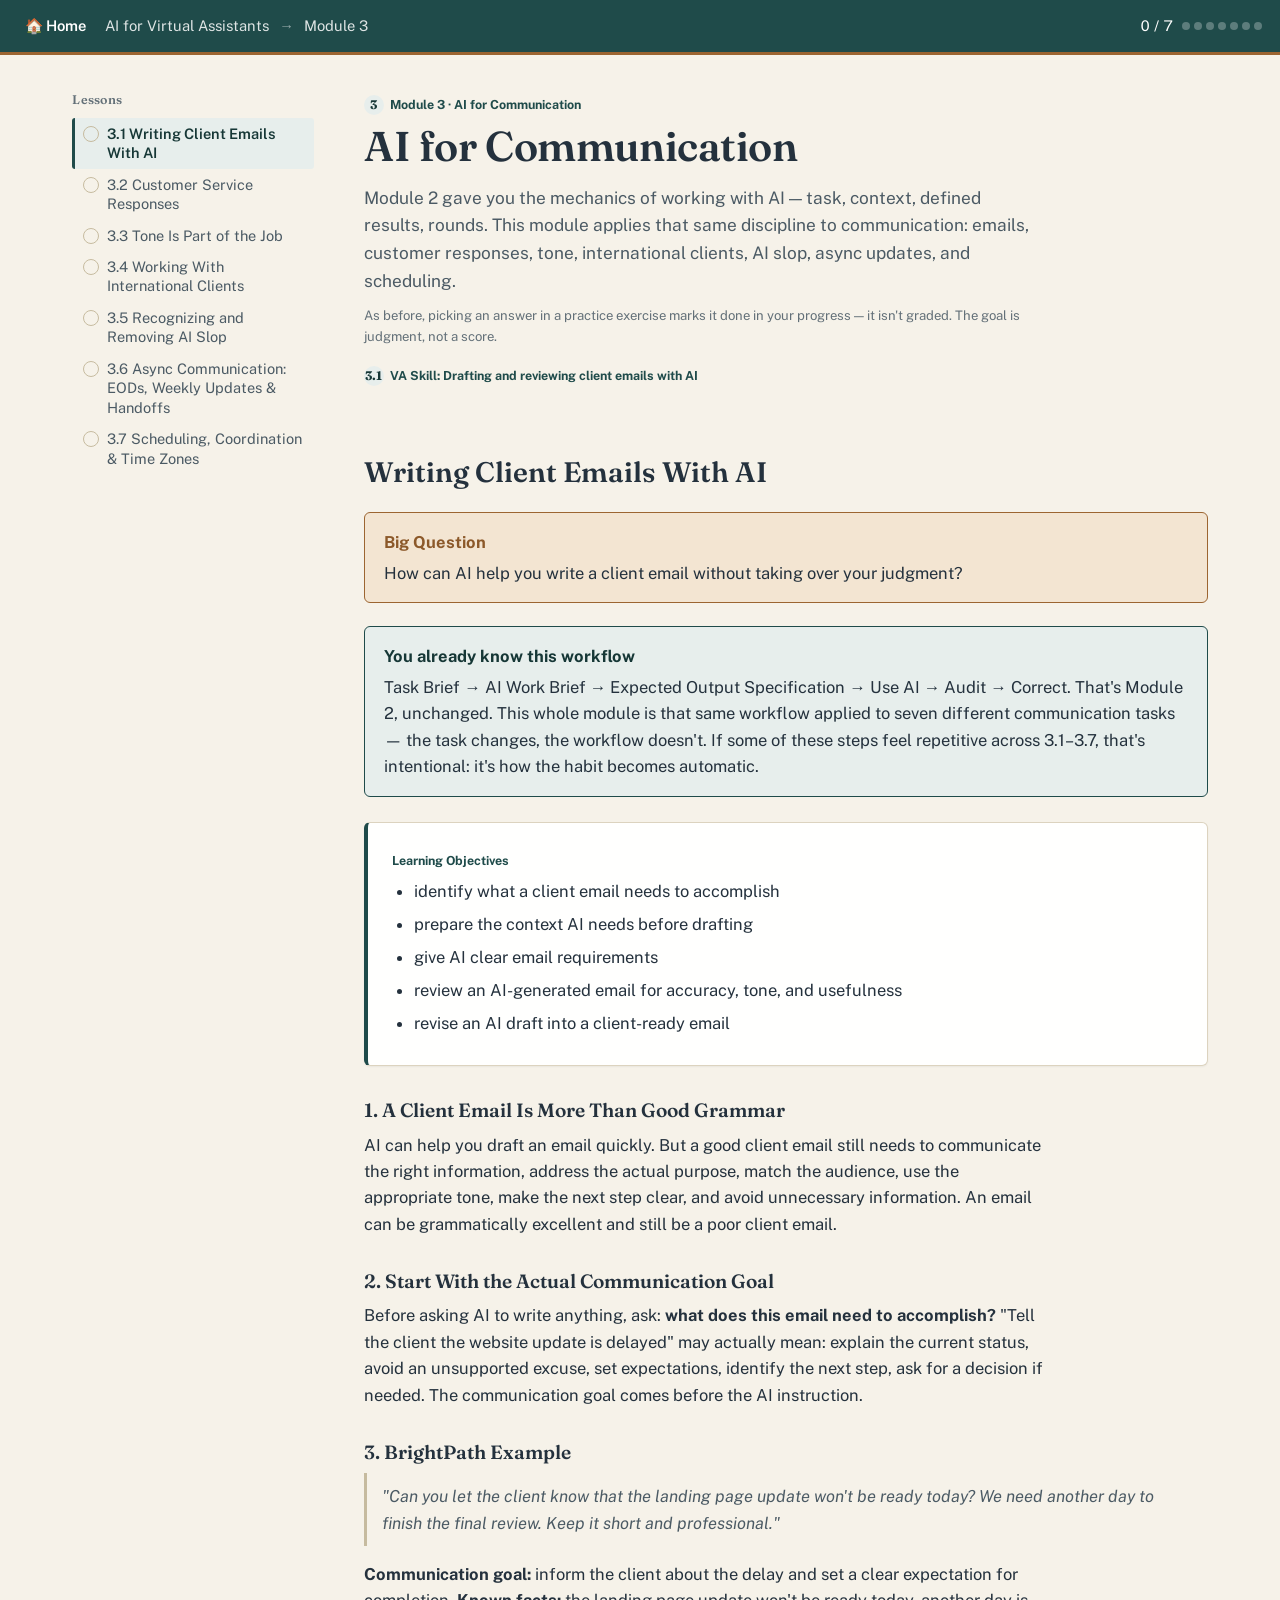
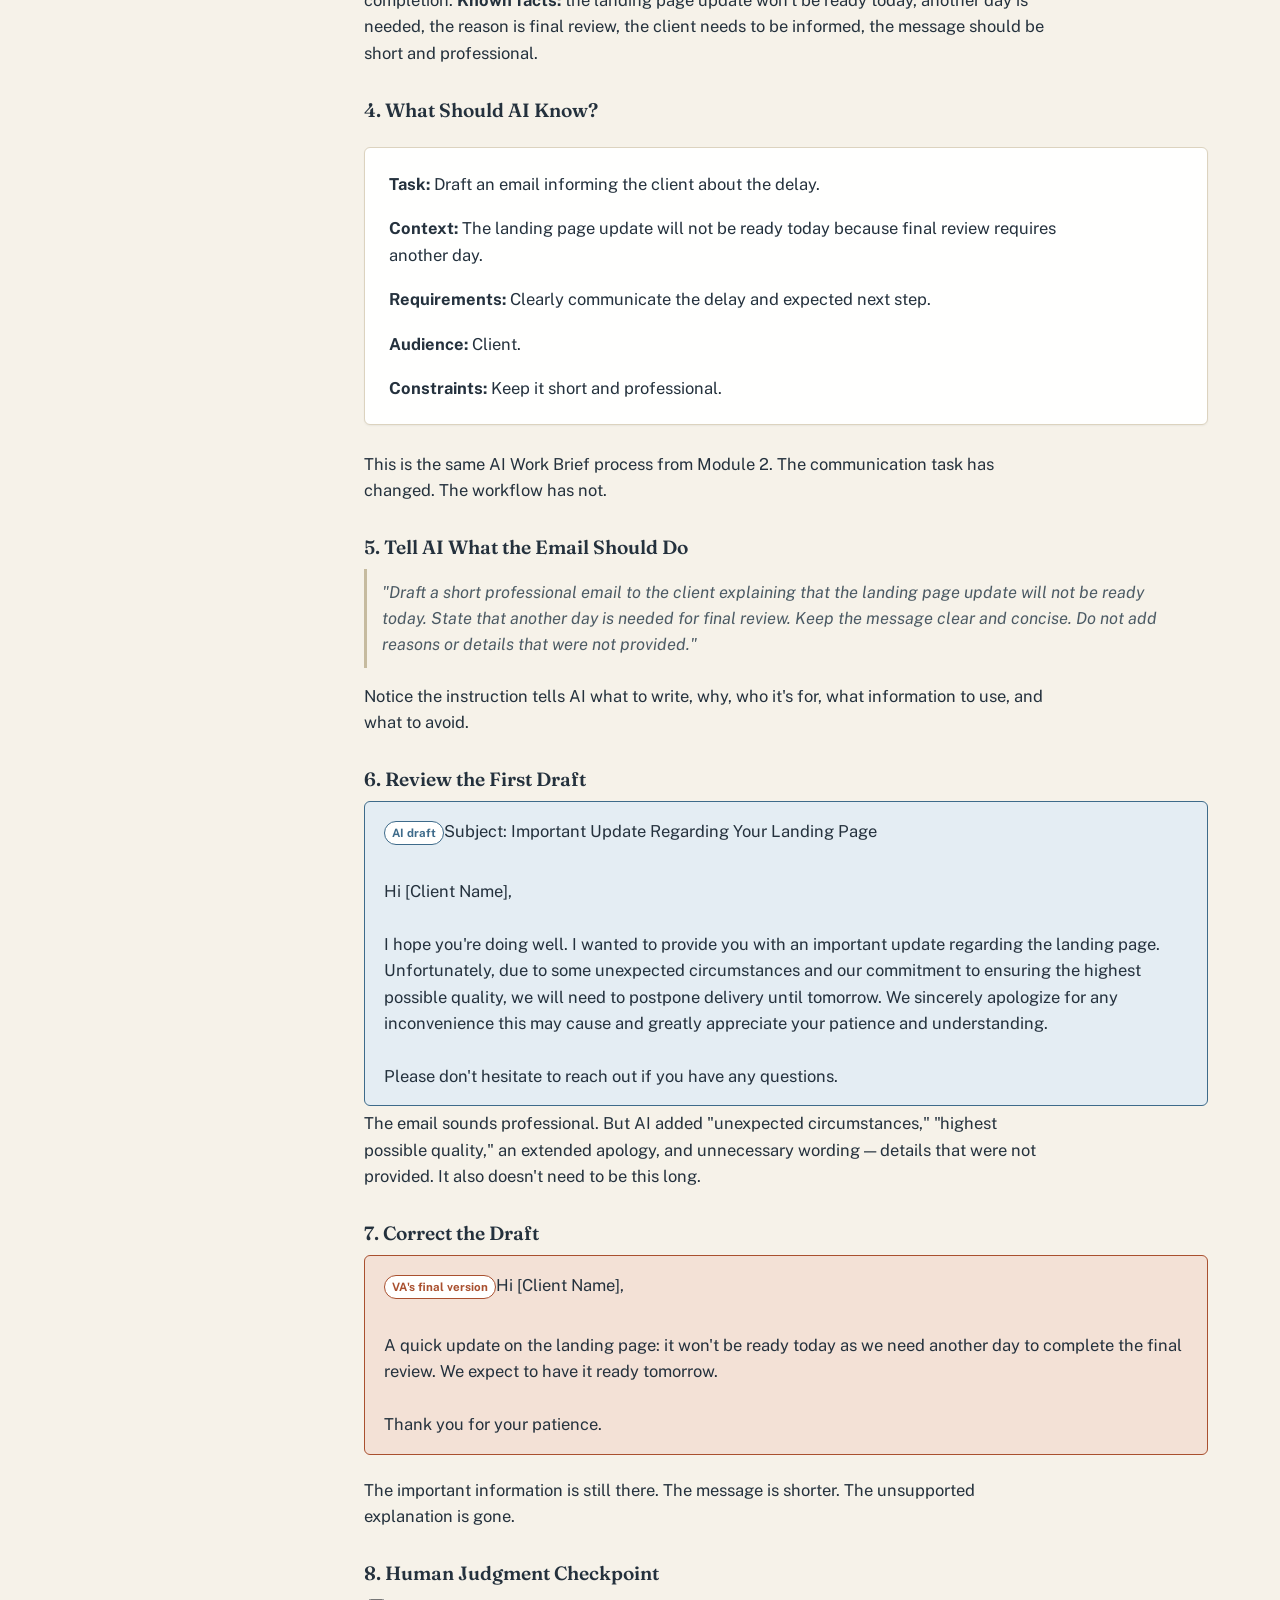
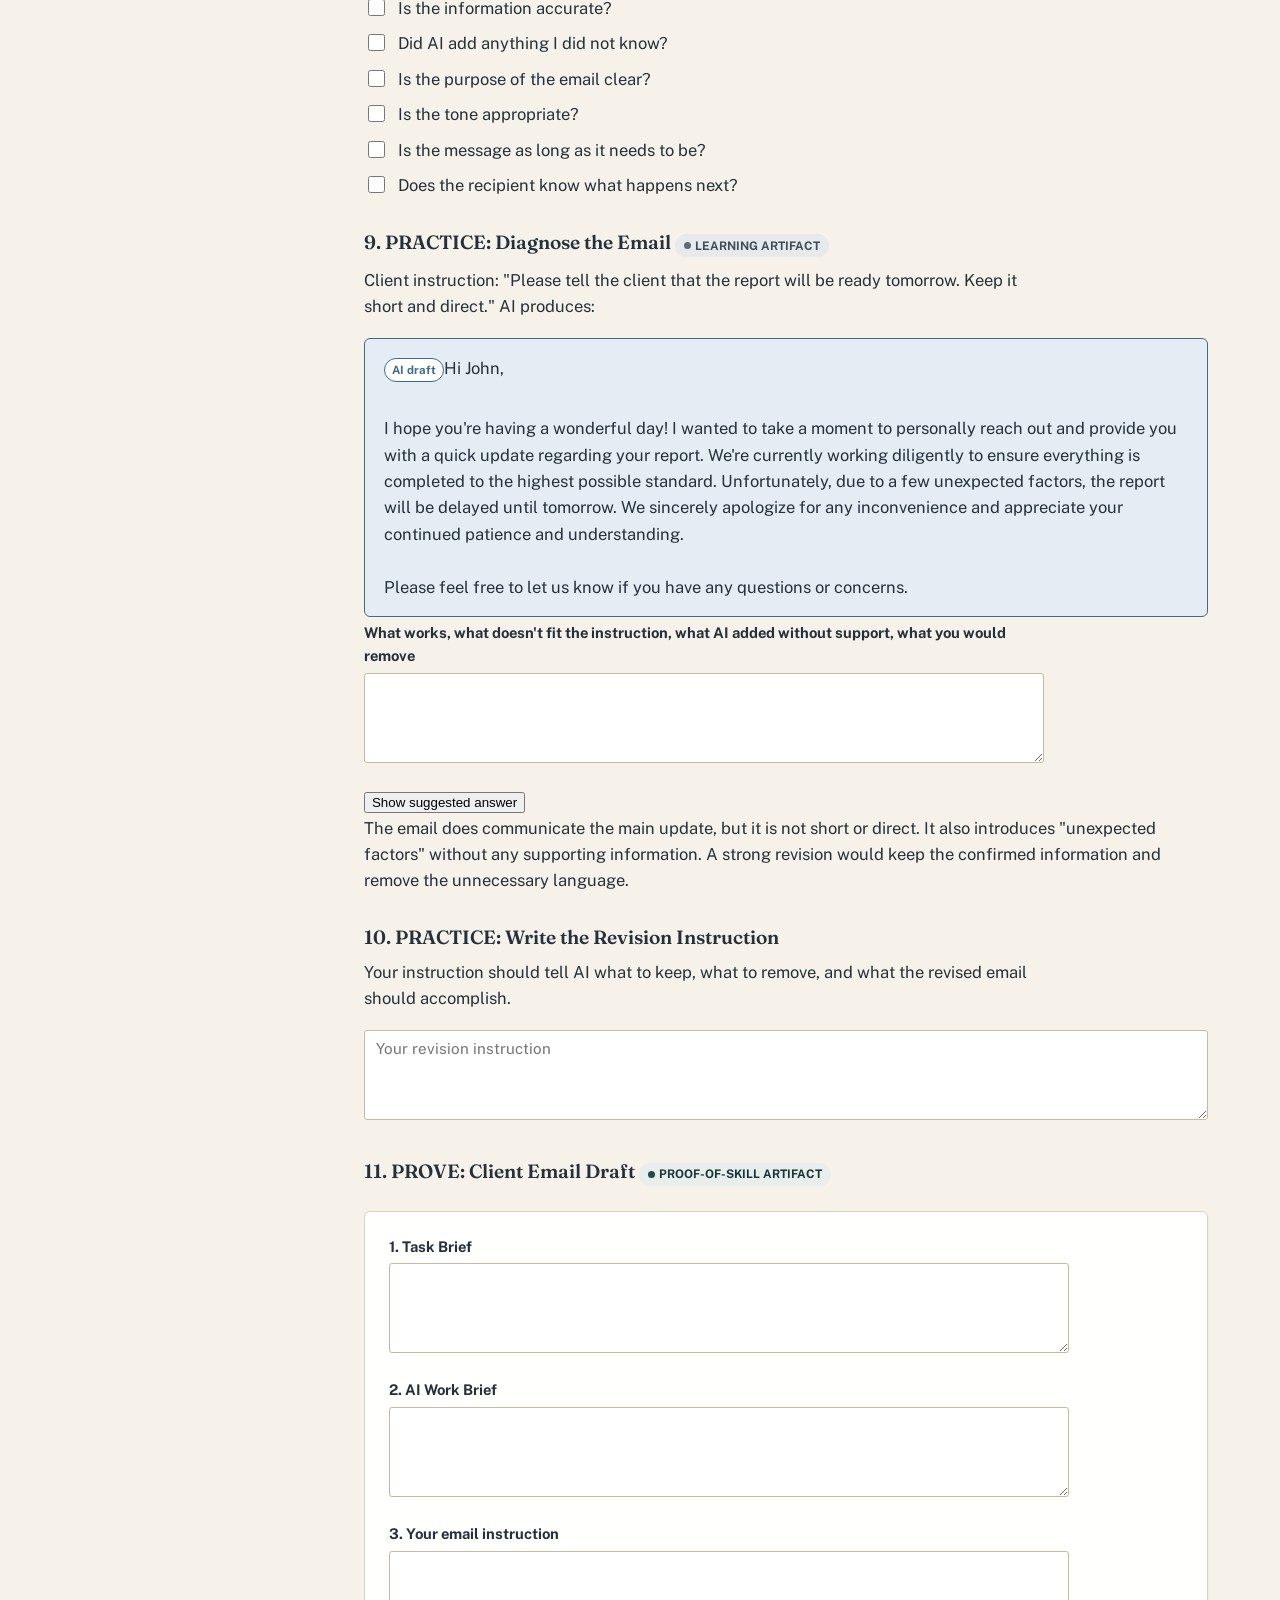
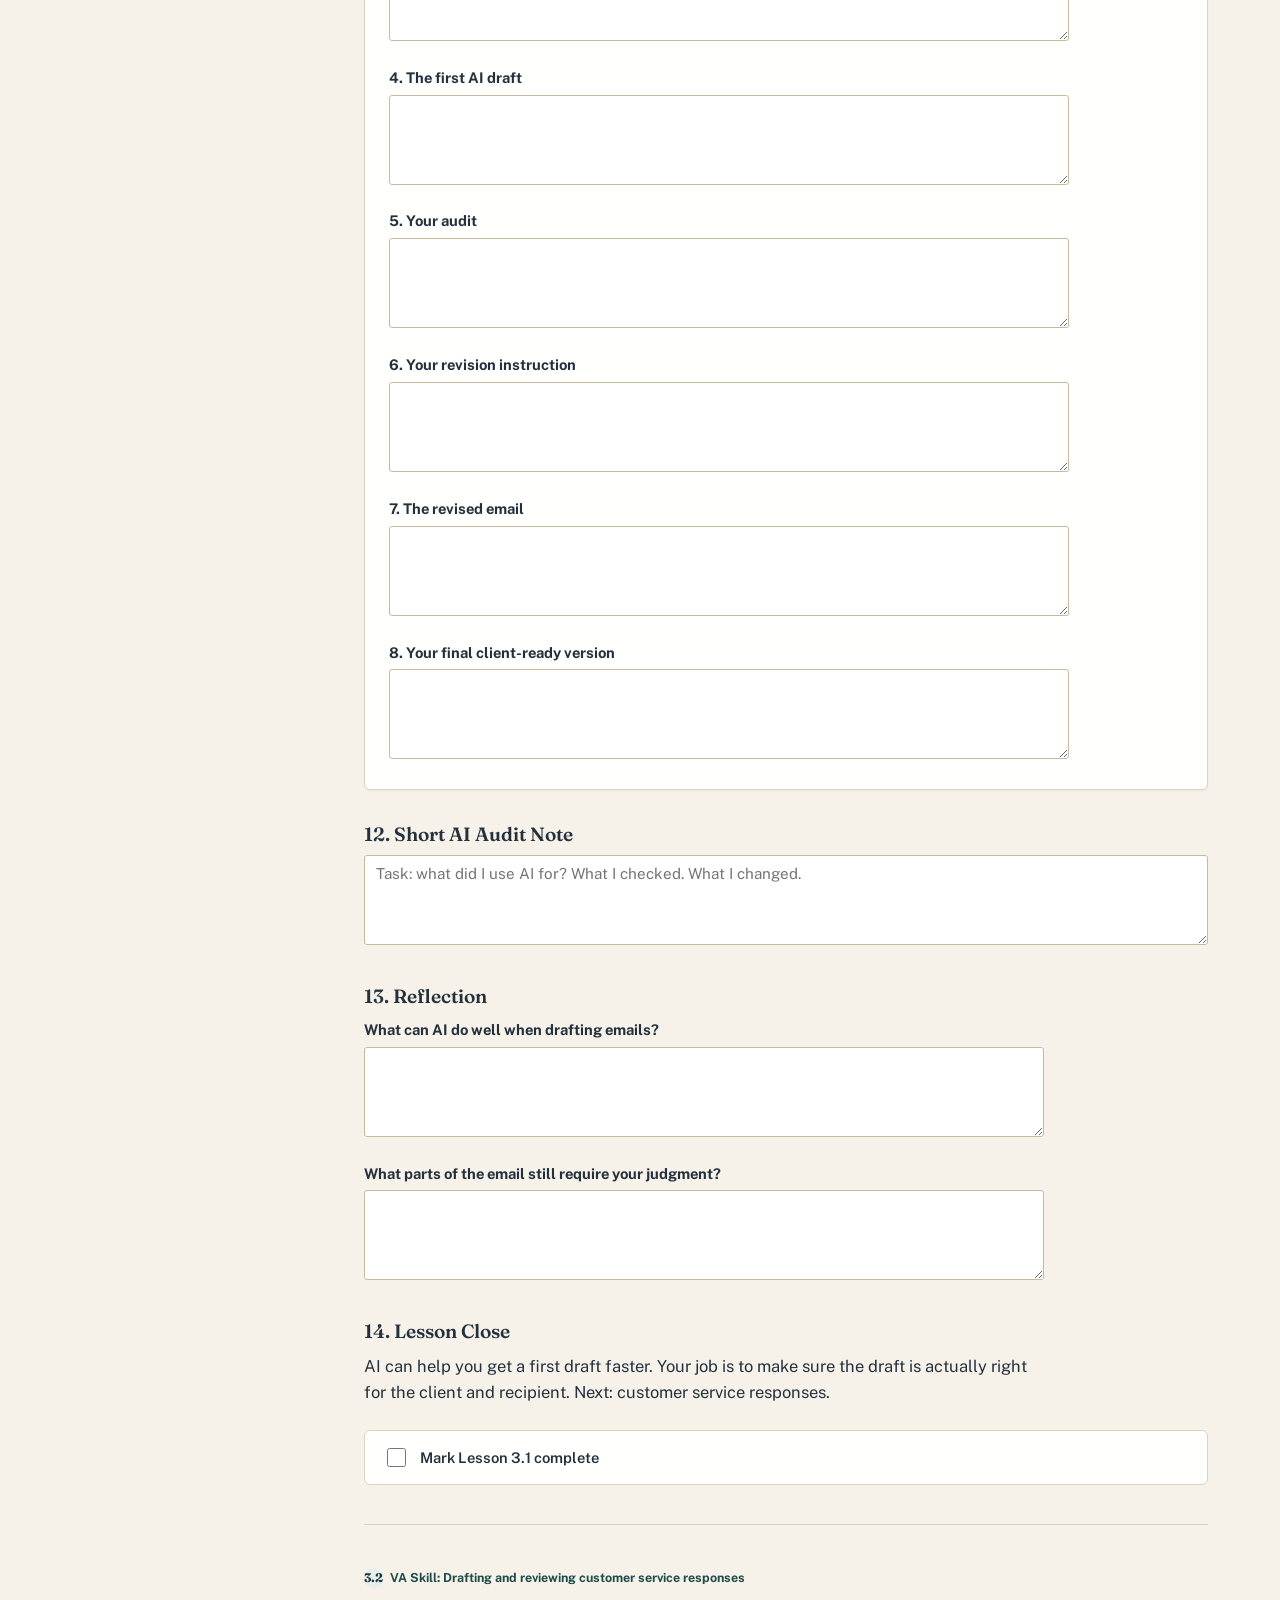
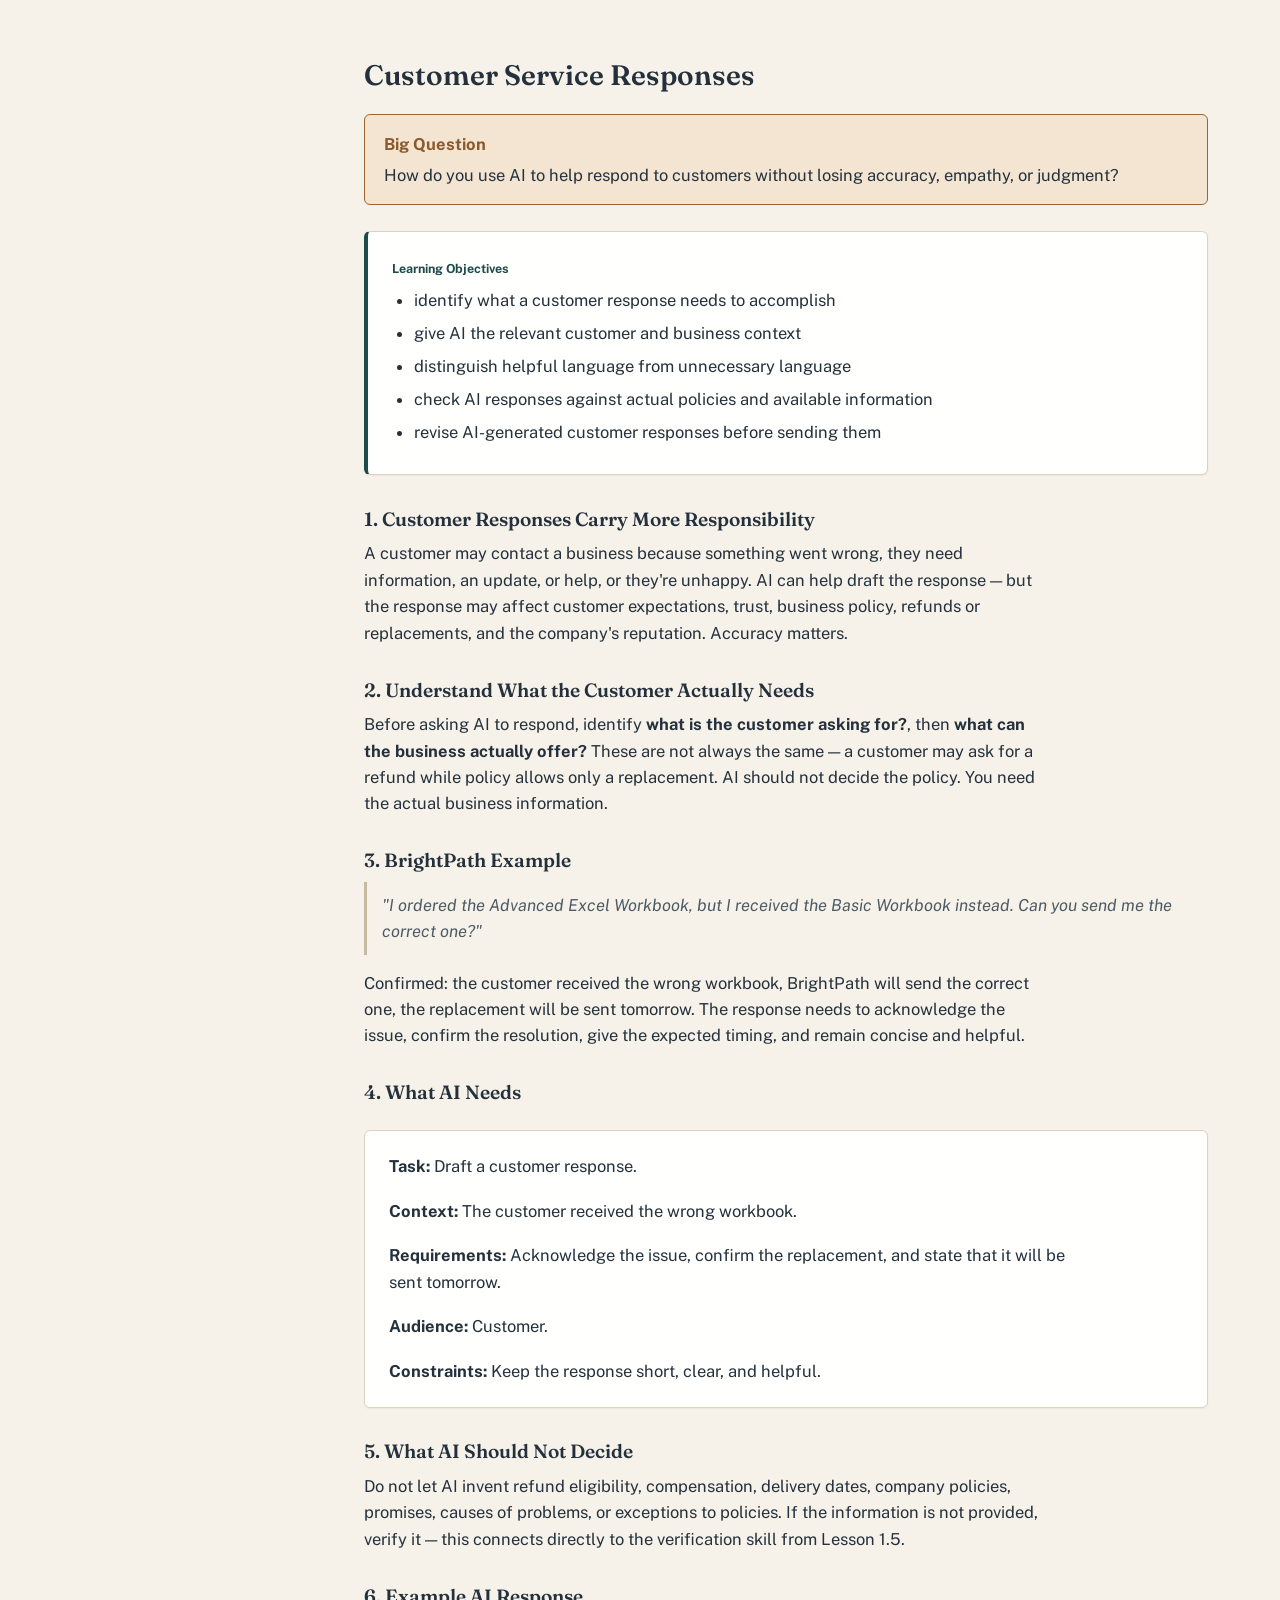
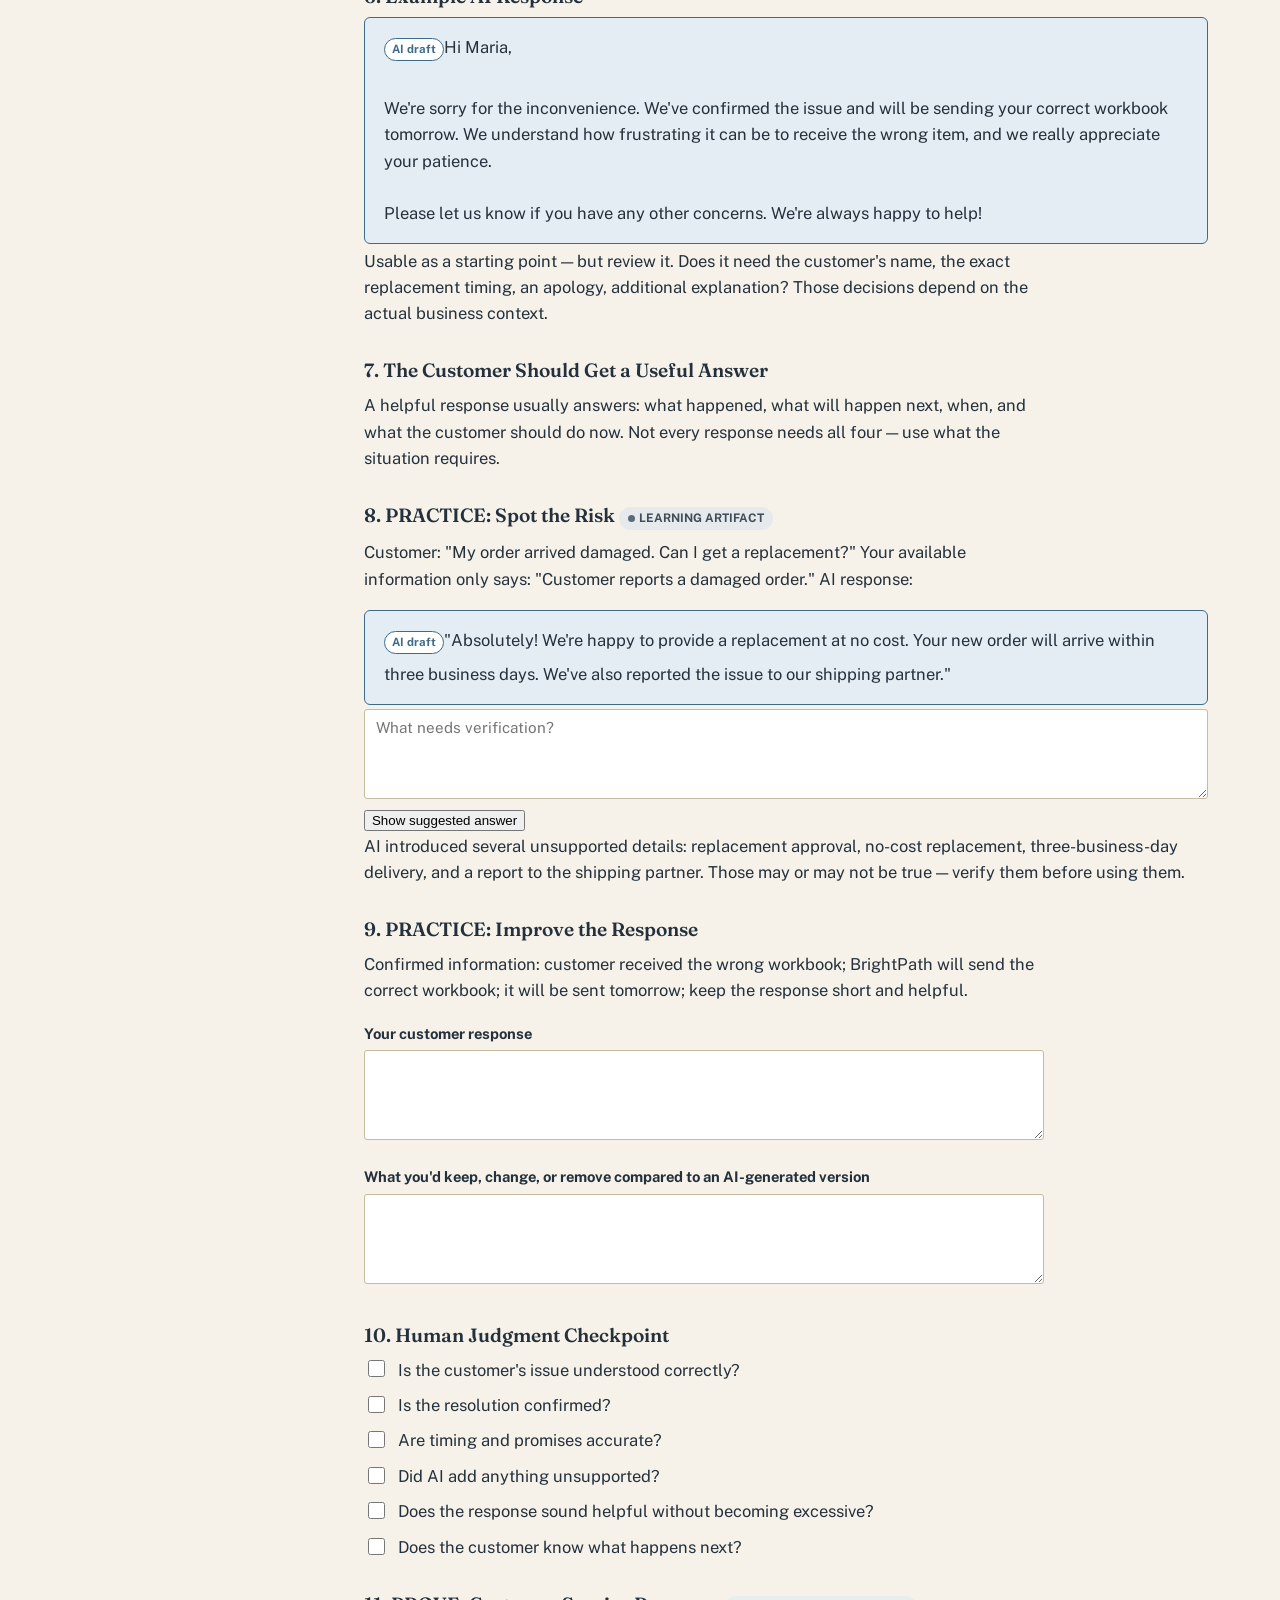
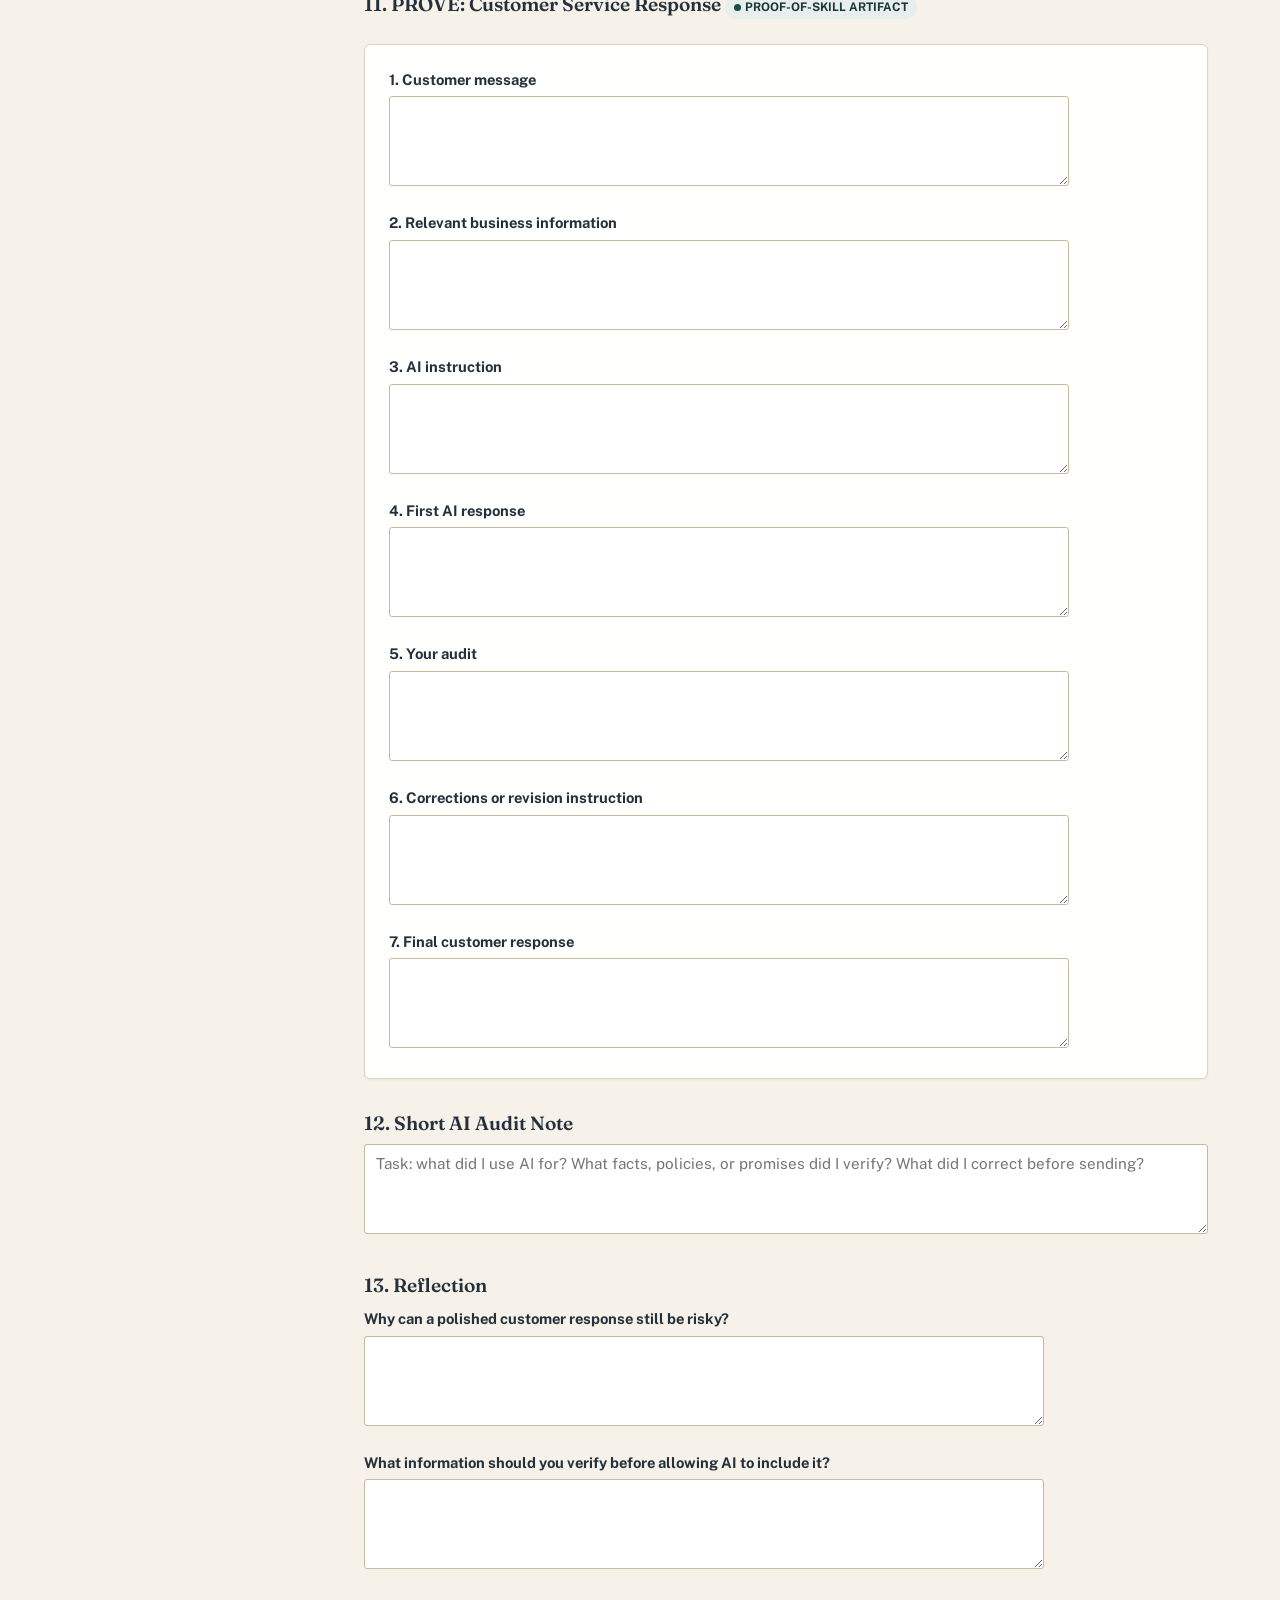
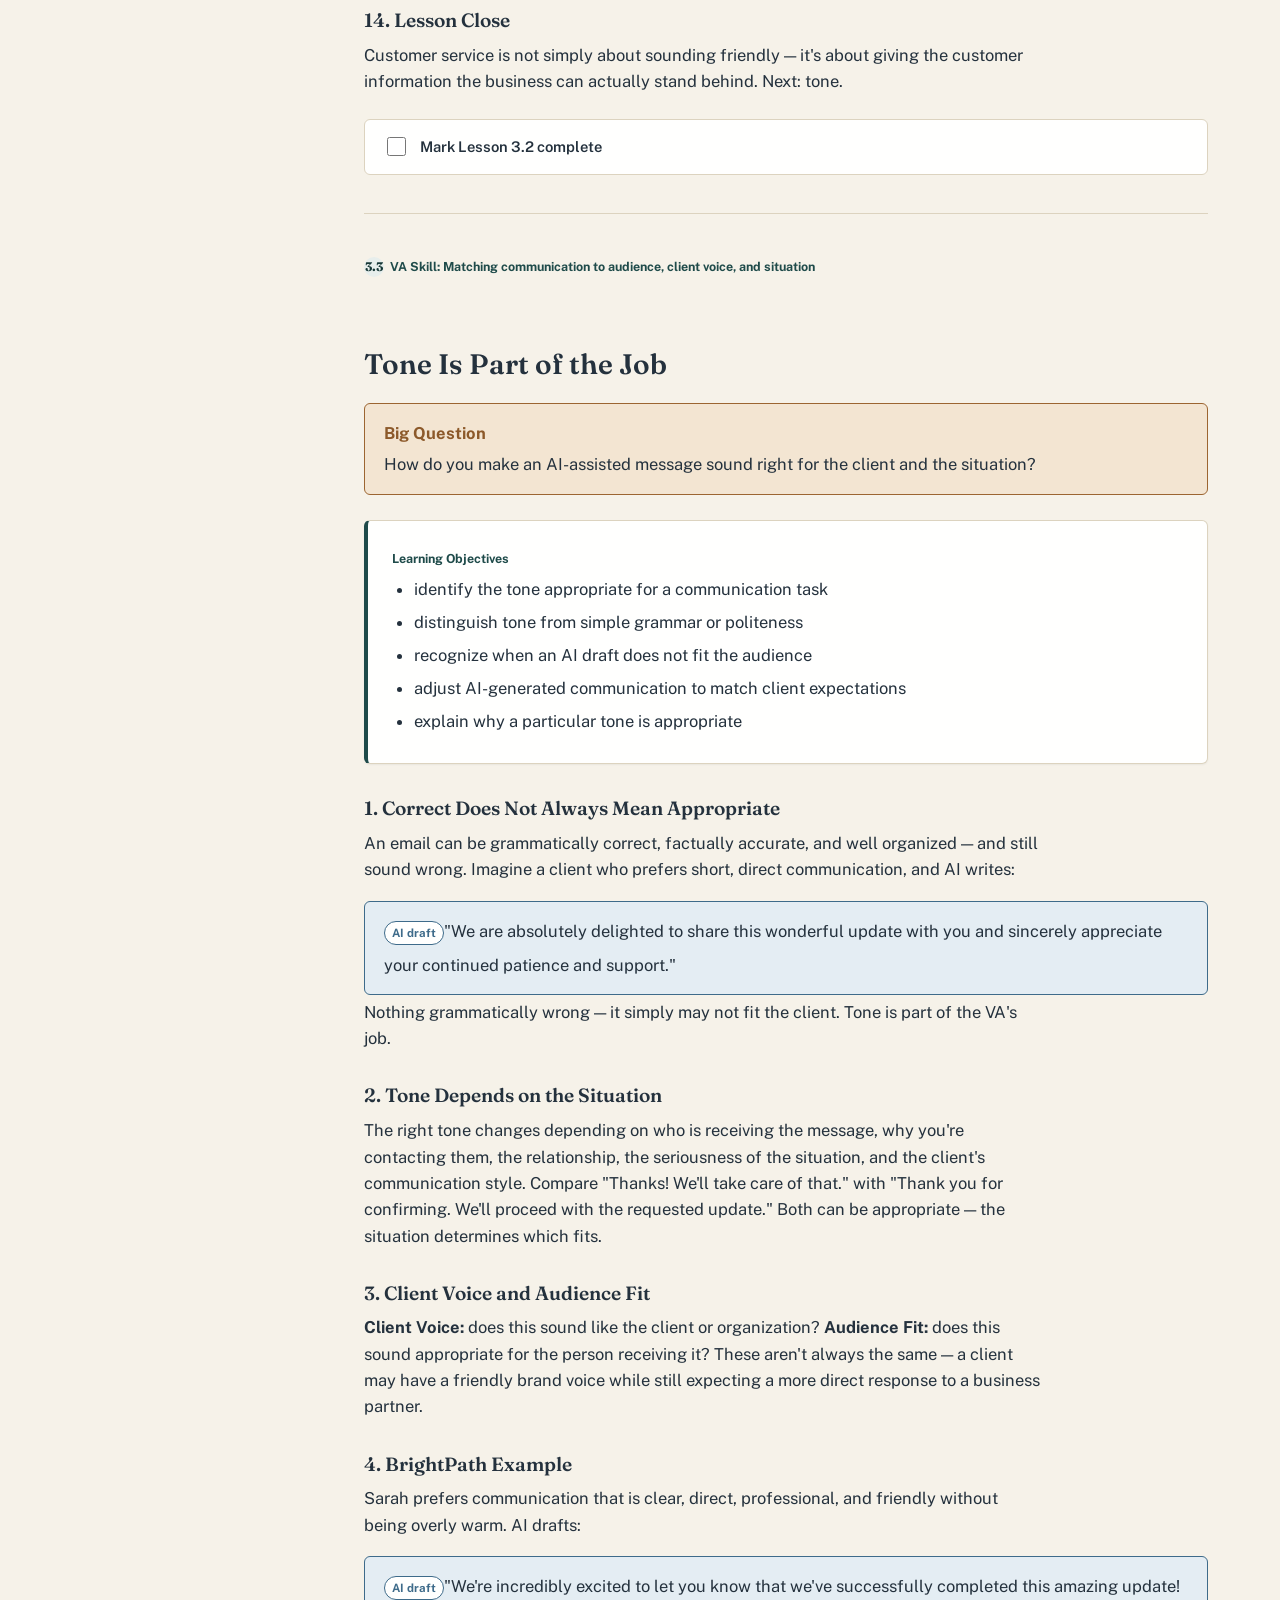
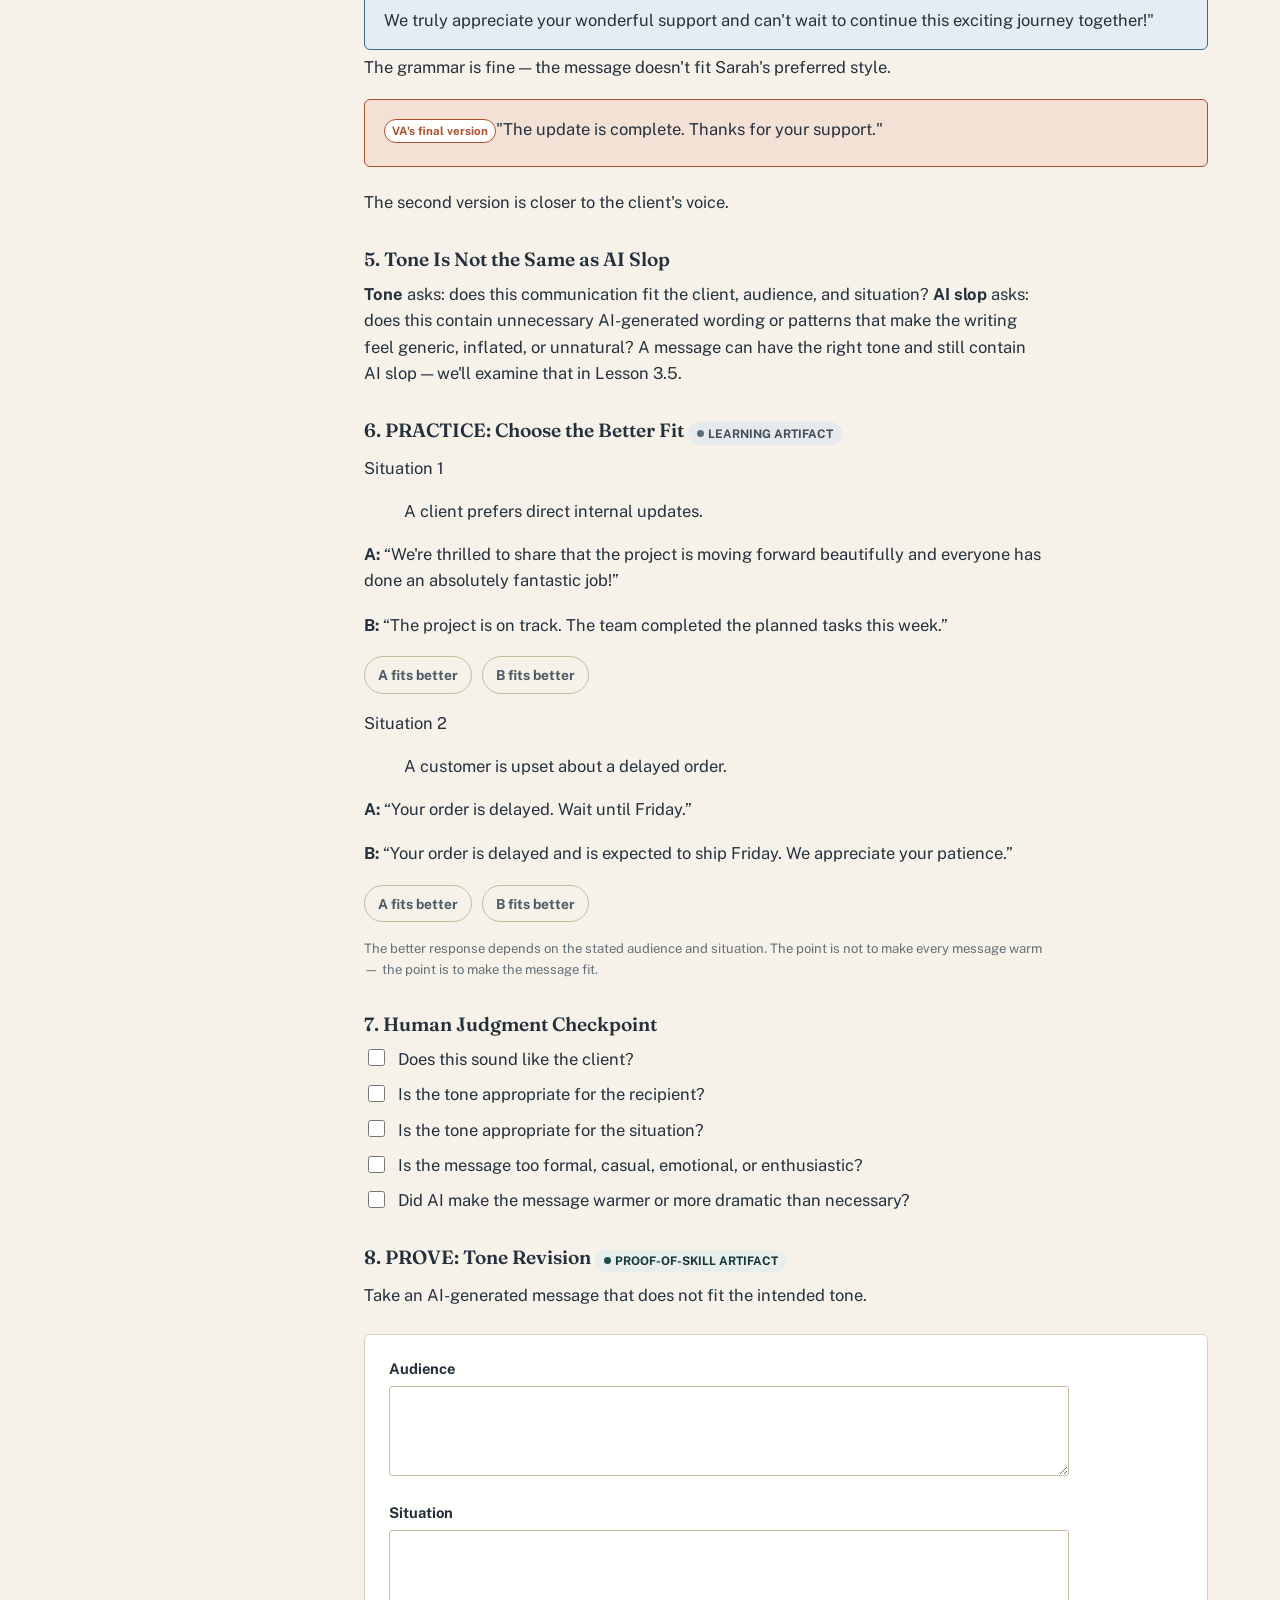
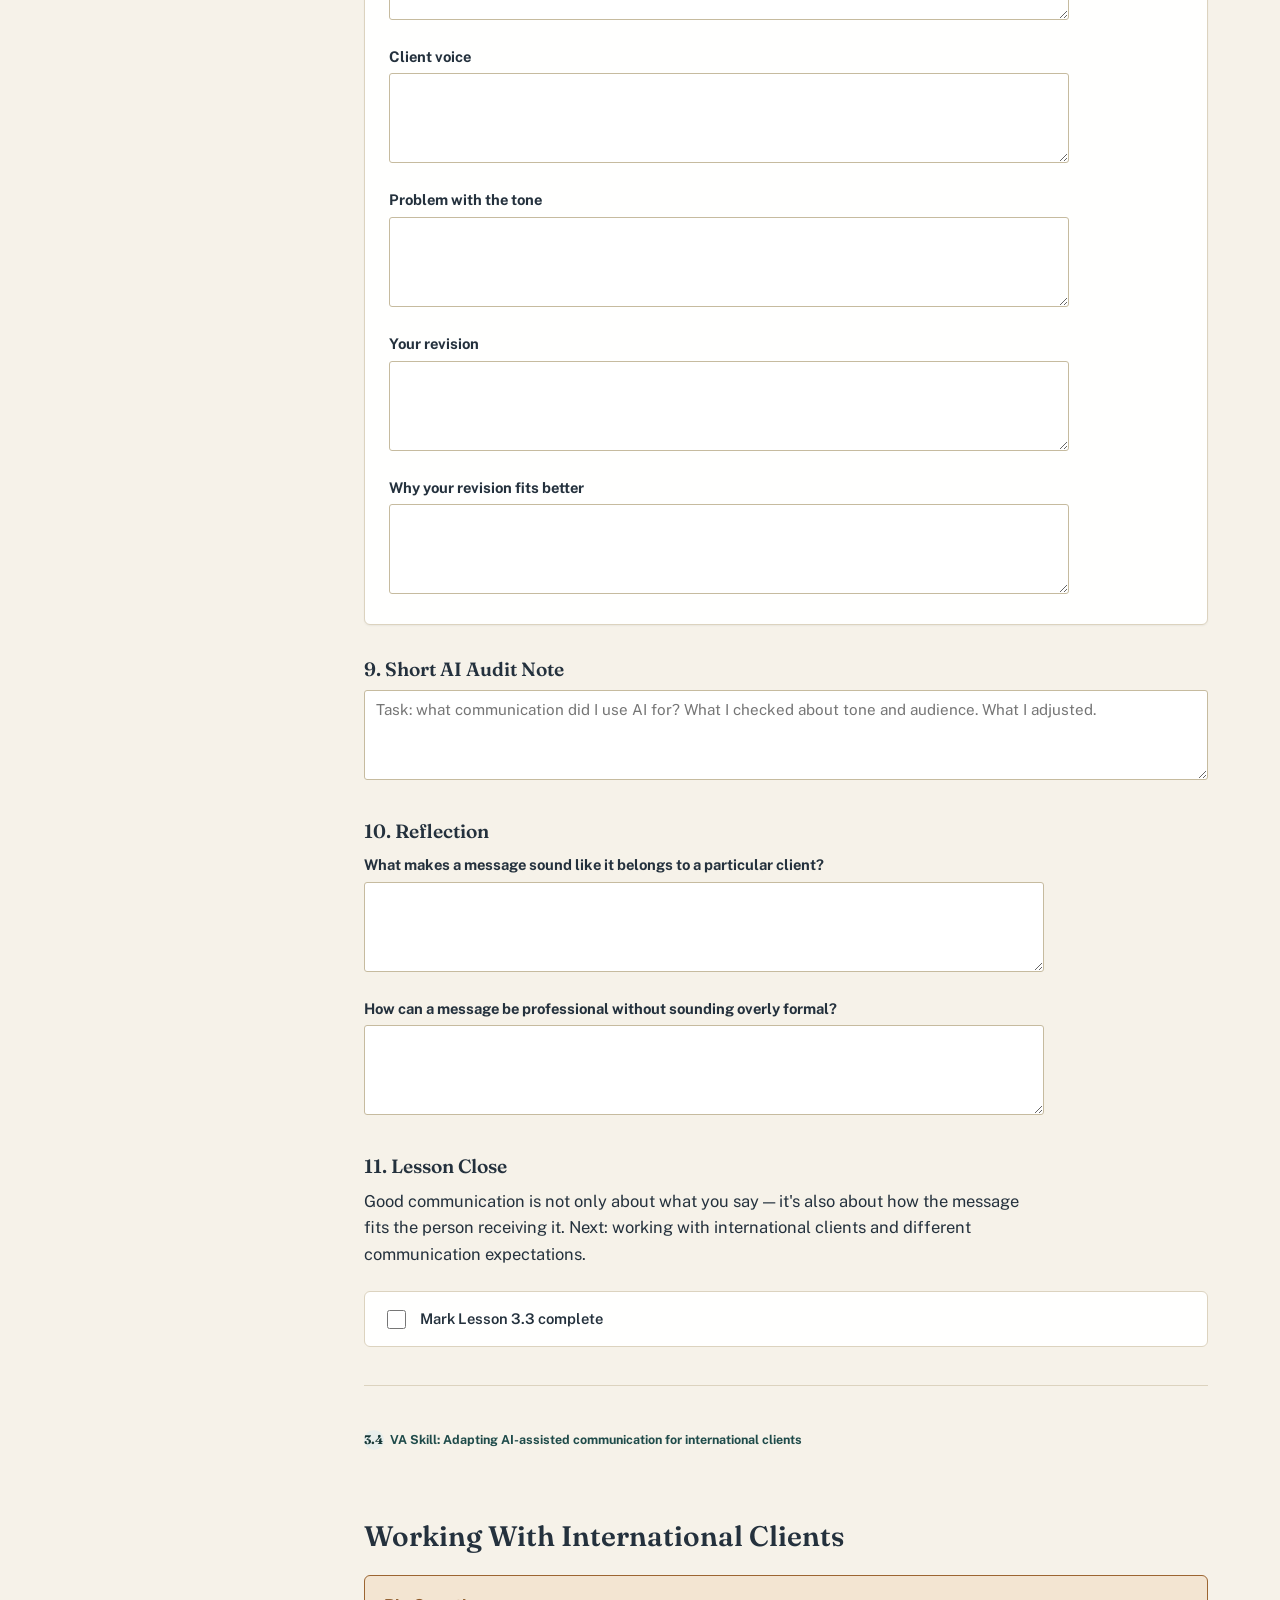
<file: module-3/index.html>
<!DOCTYPE html>
<html lang="en">
<head>
<meta charset="UTF-8">
<meta name="viewport" content="width=device-width, initial-scale=1.0">
<title>Module 3: AI for Communication — AI for Virtual Assistants</title>
<link rel="stylesheet" href="../shared/course.css">
</head>
<body data-page="module" data-module-ids="3.1,3.2,3.3,3.4,3.5,3.6,3.7">
<a class="skip-link" href="#main">Skip to main content</a>

<div class="route-bar">
  <a class="home-btn" href="../">🏠 Home</a>
  <div class="route-crumb">AI for Virtual Assistants <span class="sep">→</span> Module 3</div>
  <div class="route-progress">
    <span data-progress-fraction>0 / 7</span>
    <span class="dots">
      <span class="dot"></span><span class="dot"></span><span class="dot"></span><span class="dot"></span><span class="dot"></span><span class="dot"></span><span class="dot"></span>
    </span>
  </div>
</div>

<div class="page-shell">

  <nav class="lesson-rail" aria-label="Module 3 contents">
    <button class="rail-toggle" aria-expanded="false">Module 3 contents ▾</button>
    <div class="lesson-rail-body">
      <div class="lesson-rail-title">Lessons</div>
      <ol>
        <li><a href="#l3-1" data-progress-id="3.1" class="current"><span class="rail-check"></span>3.1 Writing Client Emails With AI</a></li>
        <li><a href="#l3-2" data-progress-id="3.2"><span class="rail-check"></span>3.2 Customer Service Responses</a></li>
        <li><a href="#l3-3" data-progress-id="3.3"><span class="rail-check"></span>3.3 Tone Is Part of the Job</a></li>
        <li><a href="#l3-4" data-progress-id="3.4"><span class="rail-check"></span>3.4 Working With International Clients</a></li>
        <li><a href="#l3-5" data-progress-id="3.5"><span class="rail-check"></span>3.5 Recognizing and Removing AI Slop</a></li>
        <li><a href="#l3-6" data-progress-id="3.6"><span class="rail-check"></span>3.6 Async Communication: EODs, Weekly Updates &amp; Handoffs</a></li>
        <li><a href="#l3-7" data-progress-id="3.7"><span class="rail-check"></span>3.7 Scheduling, Coordination &amp; Time Zones</a></li>
      </ol>
    </div>
  </nav>

  <main id="main" class="lesson-main">

    <div class="eyebrow"><span class="num">3</span> Module 3 · AI for Communication</div>
    <h1 style="margin-bottom:.3em;">AI for Communication</h1>
    <p class="lede">Module 2 gave you the mechanics of working with AI — task, context, defined results, rounds. This module applies that same discipline to communication: emails, customer responses, tone, international clients, AI slop, async updates, and scheduling.</p>
    <p class="field-hint" style="margin-top:-.6rem;">As before, picking an answer in a practice exercise marks it done in your progress — it isn't graded. The goal is judgment, not a score.</p>

    <!-- ============ LESSON 3.1 ============ -->
    <section id="l3-1">
      <div class="eyebrow"><span class="num">3.1</span> VA Skill: Drafting and reviewing client emails with AI</div>
      <h2>Writing Client Emails With AI</h2>

      <div class="callout">
        <span class="callout-title">Big Question</span>
        How can AI help you write a client email without taking over your judgment?
      </div>

      <div class="callout" style="border-color:var(--ledger); background:var(--ledger-tint);">
        <span class="callout-title" style="color:var(--ledger-dark);">You already know this workflow</span>
        Task Brief → AI Work Brief → Expected Output Specification → Use AI → Audit → Correct. That's Module 2, unchanged. This whole module is that same workflow applied to seven different communication tasks — the task changes, the workflow doesn't. If some of these steps feel repetitive across 3.1–3.7, that's intentional: it's how the habit becomes automatic.
      </div>

      <div class="card card-do">
        <div class="eyebrow">Learning Objectives</div>
        <ul style="margin-bottom:0;">
          <li>identify what a client email needs to accomplish</li>
          <li>prepare the context AI needs before drafting</li>
          <li>give AI clear email requirements</li>
          <li>review an AI-generated email for accuracy, tone, and usefulness</li>
          <li>revise an AI draft into a client-ready email</li>
        </ul>
      </div>

      <h3>1. A Client Email Is More Than Good Grammar</h3>
      <p>AI can help you draft an email quickly. But a good client email still needs to communicate the right information, address the actual purpose, match the audience, use the appropriate tone, make the next step clear, and avoid unnecessary information. An email can be grammatically excellent and still be a poor client email.</p>

      <h3>2. Start With the Actual Communication Goal</h3>
      <p>Before asking AI to write anything, ask: <strong>what does this email need to accomplish?</strong> "Tell the client the website update is delayed" may actually mean: explain the current status, avoid an unsupported excuse, set expectations, identify the next step, ask for a decision if needed. The communication goal comes before the AI instruction.</p>

      <h3>3. BrightPath Example</h3>
      <blockquote style="margin:.4em 0 .9em; padding:.6em .9em; border-left:3px solid var(--line-strong); color: var(--ink-soft); font-style:italic;">"Can you let the client know that the landing page update won't be ready today? We need another day to finish the final review. Keep it short and professional."</blockquote>
      <p><strong>Communication goal:</strong> inform the client about the delay and set a clear expectation for completion. <strong>Known facts:</strong> the landing page update won't be ready today, another day is needed, the reason is final review, the client needs to be informed, the message should be short and professional.</p>

      <h3>4. What Should AI Know?</h3>
      <div class="card">
        <p><strong>Task:</strong> Draft an email informing the client about the delay.</p>
        <p><strong>Context:</strong> The landing page update will not be ready today because final review requires another day.</p>
        <p><strong>Requirements:</strong> Clearly communicate the delay and expected next step.</p>
        <p><strong>Audience:</strong> Client.</p>
        <p style="margin-bottom:0;"><strong>Constraints:</strong> Keep it short and professional.</p>
      </div>
      <p>This is the same AI Work Brief process from Module 2. The communication task has changed. The workflow has not.</p>

      <h3>5. Tell AI What the Email Should Do</h3>
      <blockquote style="margin:.4em 0 .9em; padding:.6em .9em; border-left:3px solid var(--line-strong); color: var(--ink-soft); font-style:italic;">"Draft a short professional email to the client explaining that the landing page update will not be ready today. State that another day is needed for final review. Keep the message clear and concise. Do not add reasons or details that were not provided."</blockquote>
      <p>Notice the instruction tells AI what to write, why, who it's for, what information to use, and what to avoid.</p>

      <h3>6. Review the First Draft</h3>
      <div class="ai-draft">Subject: Important Update Regarding Your Landing Page<br><br>Hi [Client Name],<br><br>I hope you're doing well. I wanted to provide you with an important update regarding the landing page. Unfortunately, due to some unexpected circumstances and our commitment to ensuring the highest possible quality, we will need to postpone delivery until tomorrow. We sincerely apologize for any inconvenience this may cause and greatly appreciate your patience and understanding.<br><br>Please don't hesitate to reach out if you have any questions.</div>
      <p>The email sounds professional. But AI added "unexpected circumstances," "highest possible quality," an extended apology, and unnecessary wording — details that were not provided. It also doesn't need to be this long.</p>

      <h3>7. Correct the Draft</h3>
      <div class="human-final">Hi [Client Name],<br><br>A quick update on the landing page: it won't be ready today as we need another day to complete the final review. We expect to have it ready tomorrow.<br><br>Thank you for your patience.</div>
      <p>The important information is still there. The message is shorter. The unsupported explanation is gone.</p>

      <h3>8. Human Judgment Checkpoint</h3>
      <ul class="checklist">
        <li><input type="checkbox" data-checklist-id="3.1-check-1"><span>Is the information accurate?</span></li>
        <li><input type="checkbox" data-checklist-id="3.1-check-2"><span>Did AI add anything I did not know?</span></li>
        <li><input type="checkbox" data-checklist-id="3.1-check-3"><span>Is the purpose of the email clear?</span></li>
        <li><input type="checkbox" data-checklist-id="3.1-check-4"><span>Is the tone appropriate?</span></li>
        <li><input type="checkbox" data-checklist-id="3.1-check-5"><span>Is the message as long as it needs to be?</span></li>
        <li><input type="checkbox" data-checklist-id="3.1-check-6"><span>Does the recipient know what happens next?</span></li>
      </ul>

      <h3>9. PRACTICE: Diagnose the Email <span class="tag tag-learning">LEARNING ARTIFACT</span></h3>
      <p>Client instruction: "Please tell the client that the report will be ready tomorrow. Keep it short and direct." AI produces:</p>
      <div class="ai-draft">Hi John,<br><br>I hope you're having a wonderful day! I wanted to take a moment to personally reach out and provide you with a quick update regarding your report. We're currently working diligently to ensure everything is completed to the highest possible standard. Unfortunately, due to a few unexpected factors, the report will be delayed until tomorrow. We sincerely apologize for any inconvenience and appreciate your continued patience and understanding.<br><br>Please feel free to let us know if you have any questions or concerns.</div>
      <div class="field"><label>What works, what doesn't fit the instruction, what AI added without support, what you would remove</label><textarea data-save-id="3.1-diagnose"></textarea></div>
      <button class="reveal-btn" data-reveal-btn="reveal-3-1-diagnose">Show suggested answer</button>
      <div class="reveal-panel" id="reveal-3-1-diagnose">The email does communicate the main update, but it is not short or direct. It also introduces "unexpected factors" without any supporting information. A strong revision would keep the confirmed information and remove the unnecessary language.</div>

      <h3>10. PRACTICE: Write the Revision Instruction</h3>
      <p>Your instruction should tell AI what to keep, what to remove, and what the revised email should accomplish.</p>
      <textarea data-save-id="3.1-revision-instruction" placeholder="Your revision instruction"></textarea>

      <h3>11. PROVE: Client Email Draft <span class="tag tag-proof">PROOF-OF-SKILL ARTIFACT</span></h3>
      <div class="card">
        <div class="field"><label>1. Task Brief</label><textarea data-save-id="3.1-prove-1"></textarea></div>
        <div class="field"><label>2. AI Work Brief</label><textarea data-save-id="3.1-prove-2"></textarea></div>
        <div class="field"><label>3. Your email instruction</label><textarea data-save-id="3.1-prove-3"></textarea></div>
        <div class="field"><label>4. The first AI draft</label><textarea data-save-id="3.1-prove-4"></textarea></div>
        <div class="field"><label>5. Your audit</label><textarea data-save-id="3.1-prove-5"></textarea></div>
        <div class="field"><label>6. Your revision instruction</label><textarea data-save-id="3.1-prove-6"></textarea></div>
        <div class="field"><label>7. The revised email</label><textarea data-save-id="3.1-prove-7"></textarea></div>
        <div class="field" style="margin-bottom:0;"><label>8. Your final client-ready version</label><textarea data-save-id="3.1-prove-8"></textarea></div>
      </div>

      <h3>12. Short AI Audit Note</h3>
      <textarea data-save-id="3.1-audit-note" placeholder="Task: what did I use AI for? What I checked. What I changed."></textarea>

      <h3>13. Reflection</h3>
      <div class="field"><label>What can AI do well when drafting emails?</label><textarea data-save-id="3.1-reflect-1"></textarea></div>
      <div class="field"><label>What parts of the email still require your judgment?</label><textarea data-save-id="3.1-reflect-2"></textarea></div>

      <h3>14. Lesson Close</h3>
      <p>AI can help you get a first draft faster. Your job is to make sure the draft is actually right for the client and recipient. Next: customer service responses.</p>

      <div class="mark-done-row">
        <input type="checkbox" id="done-3-1" data-complete-id="3.1">
        <label for="done-3-1">Mark Lesson 3.1 complete</label>
      </div>
    </section>

    <hr class="divider">

    <!-- ============ LESSON 3.2 ============ -->
    <section id="l3-2">
      <div class="eyebrow"><span class="num">3.2</span> VA Skill: Drafting and reviewing customer service responses</div>
      <h2>Customer Service Responses</h2>

      <div class="callout">
        <span class="callout-title">Big Question</span>
        How do you use AI to help respond to customers without losing accuracy, empathy, or judgment?
      </div>

      <div class="card card-do">
        <div class="eyebrow">Learning Objectives</div>
        <ul style="margin-bottom:0;">
          <li>identify what a customer response needs to accomplish</li>
          <li>give AI the relevant customer and business context</li>
          <li>distinguish helpful language from unnecessary language</li>
          <li>check AI responses against actual policies and available information</li>
          <li>revise AI-generated customer responses before sending them</li>
        </ul>
      </div>

      <h3>1. Customer Responses Carry More Responsibility</h3>
      <p>A customer may contact a business because something went wrong, they need information, an update, or help, or they're unhappy. AI can help draft the response — but the response may affect customer expectations, trust, business policy, refunds or replacements, and the company's reputation. Accuracy matters.</p>

      <h3>2. Understand What the Customer Actually Needs</h3>
      <p>Before asking AI to respond, identify <strong>what is the customer asking for?</strong>, then <strong>what can the business actually offer?</strong> These are not always the same — a customer may ask for a refund while policy allows only a replacement. AI should not decide the policy. You need the actual business information.</p>

      <h3>3. BrightPath Example</h3>
      <blockquote style="margin:.4em 0 .9em; padding:.6em .9em; border-left:3px solid var(--line-strong); color: var(--ink-soft); font-style:italic;">"I ordered the Advanced Excel Workbook, but I received the Basic Workbook instead. Can you send me the correct one?"</blockquote>
      <p>Confirmed: the customer received the wrong workbook, BrightPath will send the correct one, the replacement will be sent tomorrow. The response needs to acknowledge the issue, confirm the resolution, give the expected timing, and remain concise and helpful.</p>

      <h3>4. What AI Needs</h3>
      <div class="card">
        <p><strong>Task:</strong> Draft a customer response.</p>
        <p><strong>Context:</strong> The customer received the wrong workbook.</p>
        <p><strong>Requirements:</strong> Acknowledge the issue, confirm the replacement, and state that it will be sent tomorrow.</p>
        <p><strong>Audience:</strong> Customer.</p>
        <p style="margin-bottom:0;"><strong>Constraints:</strong> Keep the response short, clear, and helpful.</p>
      </div>

      <h3>5. What AI Should Not Decide</h3>
      <p>Do not let AI invent refund eligibility, compensation, delivery dates, company policies, promises, causes of problems, or exceptions to policies. If the information is not provided, verify it — this connects directly to the verification skill from Lesson 1.5.</p>

      <h3>6. Example AI Response</h3>
      <div class="ai-draft">Hi Maria,<br><br>We're sorry for the inconvenience. We've confirmed the issue and will be sending your correct workbook tomorrow. We understand how frustrating it can be to receive the wrong item, and we really appreciate your patience.<br><br>Please let us know if you have any other concerns. We're always happy to help!</div>
      <p>Usable as a starting point — but review it. Does it need the customer's name, the exact replacement timing, an apology, additional explanation? Those decisions depend on the actual business context.</p>

      <h3>7. The Customer Should Get a Useful Answer</h3>
      <p>A helpful response usually answers: what happened, what will happen next, when, and what the customer should do now. Not every response needs all four — use what the situation requires.</p>

      <h3>8. PRACTICE: Spot the Risk <span class="tag tag-learning">LEARNING ARTIFACT</span></h3>
      <p>Customer: "My order arrived damaged. Can I get a replacement?" Your available information only says: "Customer reports a damaged order." AI response:</p>
      <div class="ai-draft">"Absolutely! We're happy to provide a replacement at no cost. Your new order will arrive within three business days. We've also reported the issue to our shipping partner."</div>
      <textarea data-save-id="3.2-risk" placeholder="What needs verification?"></textarea>
      <button class="reveal-btn" data-reveal-btn="reveal-3-2-risk">Show suggested answer</button>
      <div class="reveal-panel" id="reveal-3-2-risk">AI introduced several unsupported details: replacement approval, no-cost replacement, three-business-day delivery, and a report to the shipping partner. Those may or may not be true — verify them before using them.</div>

      <h3>9. PRACTICE: Improve the Response</h3>
      <p>Confirmed information: customer received the wrong workbook; BrightPath will send the correct workbook; it will be sent tomorrow; keep the response short and helpful.</p>
      <div class="field"><label>Your customer response</label><textarea data-save-id="3.2-improve-response"></textarea></div>
      <div class="field"><label>What you'd keep, change, or remove compared to an AI-generated version</label><textarea data-save-id="3.2-improve-compare"></textarea></div>

      <h3>10. Human Judgment Checkpoint</h3>
      <ul class="checklist">
        <li><input type="checkbox" data-checklist-id="3.2-check-1"><span>Is the customer's issue understood correctly?</span></li>
        <li><input type="checkbox" data-checklist-id="3.2-check-2"><span>Is the resolution confirmed?</span></li>
        <li><input type="checkbox" data-checklist-id="3.2-check-3"><span>Are timing and promises accurate?</span></li>
        <li><input type="checkbox" data-checklist-id="3.2-check-4"><span>Did AI add anything unsupported?</span></li>
        <li><input type="checkbox" data-checklist-id="3.2-check-5"><span>Does the response sound helpful without becoming excessive?</span></li>
        <li><input type="checkbox" data-checklist-id="3.2-check-6"><span>Does the customer know what happens next?</span></li>
      </ul>

      <h3>11. PROVE: Customer Service Response <span class="tag tag-proof">PROOF-OF-SKILL ARTIFACT</span></h3>
      <div class="card">
        <div class="field"><label>1. Customer message</label><textarea data-save-id="3.2-prove-1"></textarea></div>
        <div class="field"><label>2. Relevant business information</label><textarea data-save-id="3.2-prove-2"></textarea></div>
        <div class="field"><label>3. AI instruction</label><textarea data-save-id="3.2-prove-3"></textarea></div>
        <div class="field"><label>4. First AI response</label><textarea data-save-id="3.2-prove-4"></textarea></div>
        <div class="field"><label>5. Your audit</label><textarea data-save-id="3.2-prove-5"></textarea></div>
        <div class="field"><label>6. Corrections or revision instruction</label><textarea data-save-id="3.2-prove-6"></textarea></div>
        <div class="field" style="margin-bottom:0;"><label>7. Final customer response</label><textarea data-save-id="3.2-prove-7"></textarea></div>
      </div>

      <h3>12. Short AI Audit Note</h3>
      <textarea data-save-id="3.2-audit-note" placeholder="Task: what did I use AI for? What facts, policies, or promises did I verify? What did I correct before sending?"></textarea>

      <h3>13. Reflection</h3>
      <div class="field"><label>Why can a polished customer response still be risky?</label><textarea data-save-id="3.2-reflect-1"></textarea></div>
      <div class="field"><label>What information should you verify before allowing AI to include it?</label><textarea data-save-id="3.2-reflect-2"></textarea></div>

      <h3>14. Lesson Close</h3>
      <p>Customer service is not simply about sounding friendly — it's about giving the customer information the business can actually stand behind. Next: tone.</p>

      <div class="mark-done-row">
        <input type="checkbox" id="done-3-2" data-complete-id="3.2">
        <label for="done-3-2">Mark Lesson 3.2 complete</label>
      </div>
    </section>

    <hr class="divider">

    <!-- ============ LESSON 3.3 ============ -->
    <section id="l3-3">
      <div class="eyebrow"><span class="num">3.3</span> VA Skill: Matching communication to audience, client voice, and situation</div>
      <h2>Tone Is Part of the Job</h2>

      <div class="callout">
        <span class="callout-title">Big Question</span>
        How do you make an AI-assisted message sound right for the client and the situation?
      </div>

      <div class="card card-do">
        <div class="eyebrow">Learning Objectives</div>
        <ul style="margin-bottom:0;">
          <li>identify the tone appropriate for a communication task</li>
          <li>distinguish tone from simple grammar or politeness</li>
          <li>recognize when an AI draft does not fit the audience</li>
          <li>adjust AI-generated communication to match client expectations</li>
          <li>explain why a particular tone is appropriate</li>
        </ul>
      </div>

      <h3>1. Correct Does Not Always Mean Appropriate</h3>
      <p>An email can be grammatically correct, factually accurate, and well organized — and still sound wrong. Imagine a client who prefers short, direct communication, and AI writes:</p>
      <div class="ai-draft">"We are absolutely delighted to share this wonderful update with you and sincerely appreciate your continued patience and support."</div>
      <p>Nothing grammatically wrong — it simply may not fit the client. Tone is part of the VA's job.</p>

      <h3>2. Tone Depends on the Situation</h3>
      <p>The right tone changes depending on who is receiving the message, why you're contacting them, the relationship, the seriousness of the situation, and the client's communication style. Compare "Thanks! We'll take care of that." with "Thank you for confirming. We'll proceed with the requested update." Both can be appropriate — the situation determines which fits.</p>

      <h3>3. Client Voice and Audience Fit</h3>
      <p><strong>Client Voice:</strong> does this sound like the client or organization? <strong>Audience Fit:</strong> does this sound appropriate for the person receiving it? These aren't always the same — a client may have a friendly brand voice while still expecting a more direct response to a business partner.</p>

      <h3>4. BrightPath Example</h3>
      <p>Sarah prefers communication that is clear, direct, professional, and friendly without being overly warm. AI drafts:</p>
      <div class="ai-draft">"We're incredibly excited to let you know that we've successfully completed this amazing update! We truly appreciate your wonderful support and can't wait to continue this exciting journey together!"</div>
      <p>The grammar is fine — the message doesn't fit Sarah's preferred style.</p>
      <div class="human-final">"The update is complete. Thanks for your support."</div>
      <p>The second version is closer to the client's voice.</p>

      <h3>5. Tone Is Not the Same as AI Slop</h3>
      <p><strong>Tone</strong> asks: does this communication fit the client, audience, and situation? <strong>AI slop</strong> asks: does this contain unnecessary AI-generated wording or patterns that make the writing feel generic, inflated, or unnatural? A message can have the right tone and still contain AI slop — we'll examine that in Lesson 3.5.</p>

      <h3>6. PRACTICE: Choose the Better Fit <span class="tag tag-learning">LEARNING ARTIFACT</span></h3>
      <div id="toneList"></div>
      <p class="field-hint">The better response depends on the stated audience and situation. The point is not to make every message warm — the point is to make the message fit.</p>

      <h3>7. Human Judgment Checkpoint</h3>
      <ul class="checklist">
        <li><input type="checkbox" data-checklist-id="3.3-check-1"><span>Does this sound like the client?</span></li>
        <li><input type="checkbox" data-checklist-id="3.3-check-2"><span>Is the tone appropriate for the recipient?</span></li>
        <li><input type="checkbox" data-checklist-id="3.3-check-3"><span>Is the tone appropriate for the situation?</span></li>
        <li><input type="checkbox" data-checklist-id="3.3-check-4"><span>Is the message too formal, casual, emotional, or enthusiastic?</span></li>
        <li><input type="checkbox" data-checklist-id="3.3-check-5"><span>Did AI make the message warmer or more dramatic than necessary?</span></li>
      </ul>

      <h3>8. PROVE: Tone Revision <span class="tag tag-proof">PROOF-OF-SKILL ARTIFACT</span></h3>
      <p>Take an AI-generated message that does not fit the intended tone.</p>
      <div class="card">
        <div class="field"><label>Audience</label><textarea data-save-id="3.3-prove-audience"></textarea></div>
        <div class="field"><label>Situation</label><textarea data-save-id="3.3-prove-situation"></textarea></div>
        <div class="field"><label>Client voice</label><textarea data-save-id="3.3-prove-voice"></textarea></div>
        <div class="field"><label>Problem with the tone</label><textarea data-save-id="3.3-prove-problem"></textarea></div>
        <div class="field"><label>Your revision</label><textarea data-save-id="3.3-prove-revision"></textarea></div>
        <div class="field" style="margin-bottom:0;"><label>Why your revision fits better</label><textarea data-save-id="3.3-prove-why"></textarea></div>
      </div>

      <h3>9. Short AI Audit Note</h3>
      <textarea data-save-id="3.3-audit-note" placeholder="Task: what communication did I use AI for? What I checked about tone and audience. What I adjusted."></textarea>

      <h3>10. Reflection</h3>
      <div class="field"><label>What makes a message sound like it belongs to a particular client?</label><textarea data-save-id="3.3-reflect-1"></textarea></div>
      <div class="field"><label>How can a message be professional without sounding overly formal?</label><textarea data-save-id="3.3-reflect-2"></textarea></div>

      <h3>11. Lesson Close</h3>
      <p>Good communication is not only about what you say — it's also about how the message fits the person receiving it. Next: working with international clients and different communication expectations.</p>

      <div class="mark-done-row">
        <input type="checkbox" id="done-3-3" data-complete-id="3.3">
        <label for="done-3-3">Mark Lesson 3.3 complete</label>
      </div>
    </section>

    <hr class="divider">

    <!-- ============ LESSON 3.4 ============ -->
    <section id="l3-4">
      <div class="eyebrow"><span class="num">3.4</span> VA Skill: Adapting AI-assisted communication for international clients</div>
      <h2>Working With International Clients</h2>

      <div class="callout">
        <span class="callout-title">Big Question</span>
        How do you communicate professionally when your client and audience may have different cultural and communication expectations?
      </div>

      <div class="card card-do">
        <div class="eyebrow">Learning Objectives</div>
        <ul style="margin-bottom:0;">
          <li>recognize common communication differences in international client work</li>
          <li>use clear professional English</li>
          <li>avoid unnecessary local expressions or ambiguity</li>
          <li>adapt communication to the client's preferred style</li>
          <li>review AI-generated communication for international readability</li>
        </ul>
      </div>

      <h3>1. International Client Work Requires Clarity</h3>
      <p>As a Filipino VA, you may work with clients and customers from different countries. English may be the working language — that doesn't mean everyone uses it in exactly the same way. Differences can appear in directness, formality, greetings, date formats, time references, expressions, response-time expectations, and meeting communication. The goal is not to memorize cultural rules — it's to communicate clearly and observe the client's preferences.</p>

      <h3>2. Write for Understanding</h3>
      <p>Prefer language that is clear, direct, professional, easy to understand, and specific when details matter. Avoid unnecessary idioms — "I'll circle back once I get the ball rolling" is less clear than "I'll follow up once the task is underway."</p>

      <h3>3. Avoid Assuming Your Way Is the Default</h3>
      <p>"Please see attached." and "I've attached the report for your review." are both understandable — the better choice depends on the client's normal communication style. Observe. Adapt. Don't assume one style is universally correct.</p>

      <h3>4. Dates and Times Need Care</h3>
      <p>04/05/2026 could be interpreted differently depending on the reader — when it could be misunderstood, use "April 5, 2026." Time zones matter too: instead of "The meeting is at 3 PM," use "The meeting is at 3 PM Manila time" when the time zone needs to be clear.</p>

      <h3>5. BrightPath Example</h3>
      <p>Sarah asks: "Please tell the client our meeting is tomorrow at 10 AM." If the client is in another time zone, "10 AM" alone may not be enough.</p>
      <div class="human-final">"Our meeting is tomorrow at 10 AM Manila time. The corresponding Eastern Time should be verified for the actual meeting date before sending."</div>
      <p>The correct conversion should always be verified. Do not guess.</p>

      <h3>6. AI Can Help, But It Can Also Assume</h3>
      <p>AI may automatically produce idioms, overly formal expressions, culturally specific phrasing, date formats, or assumptions about holidays and business practices. Review these details — the client's actual preference matters more than a generic idea of "international business English."</p>

      <h3>7. PRACTICE: Make It Clearer <span class="tag tag-learning">LEARNING ARTIFACT</span></h3>
      <p>Rewrite each message for an international audience.</p>
      <div class="request-card">
        <span class="req-num">Situation 1</span>
        <blockquote>"I'll get back to you ASAP."</blockquote>
        <textarea data-save-id="3.4-clearer-1"></textarea>
      </div>
      <div class="request-card">
        <span class="req-num">Situation 2</span>
        <blockquote>"Let's touch base sometime next week."</blockquote>
        <textarea data-save-id="3.4-clearer-2"></textarea>
      </div>
      <div class="request-card">
        <span class="req-num">Situation 3</span>
        <blockquote>"The call is at 8 PM tomorrow." What information might be missing?</blockquote>
        <textarea data-save-id="3.4-clearer-3"></textarea>
      </div>
      <button class="reveal-btn" data-reveal-btn="reveal-3-4-clearer">Show suggested answer</button>
      <div class="reveal-panel" id="reveal-3-4-clearer">
        <p><strong>1:</strong> "I'll get back to you as soon as possible."</p>
        <p><strong>2:</strong> "Let's schedule a call next week. Please let me know what time works for you."</p>
        <p style="margin-bottom:0;"><strong>3:</strong> Add the relevant time zone when there is a possibility of confusion. The exact wording can vary — the goal is clearer communication.</p>
      </div>

      <h3>8. Human Judgment Checkpoint</h3>
      <ul class="checklist">
        <li><input type="checkbox" data-checklist-id="3.4-check-1"><span>Could this wording be misunderstood?</span></li>
        <li><input type="checkbox" data-checklist-id="3.4-check-2"><span>Is any date ambiguous?</span></li>
        <li><input type="checkbox" data-checklist-id="3.4-check-3"><span>Is the time zone clear?</span></li>
        <li><input type="checkbox" data-checklist-id="3.4-check-4"><span>Does the message rely on an idiom?</span></li>
        <li><input type="checkbox" data-checklist-id="3.4-check-5"><span>Does it match the client's communication style?</span></li>
        <li><input type="checkbox" data-checklist-id="3.4-check-6"><span>Did AI make any assumptions about the recipient?</span></li>
      </ul>

      <h3>9. PROVE: International Client Communication <span class="tag tag-proof">PROOF-OF-SKILL ARTIFACT</span></h3>
      <p>Pay particular attention to clarity, directness, dates, times, time zones, idioms, and audience fit.</p>
      <div class="card">
        <div class="field"><label>The original client request</label><textarea data-save-id="3.4-prove-request"></textarea></div>
        <div class="field"><label>The audience and context</label><textarea data-save-id="3.4-prove-audience"></textarea></div>
        <div class="field"><label>Your AI instruction</label><textarea data-save-id="3.4-prove-instruction"></textarea></div>
        <div class="field"><label>The AI draft</label><textarea data-save-id="3.4-prove-draft"></textarea></div>
        <div class="field"><label>What you checked</label><textarea data-save-id="3.4-prove-checked"></textarea></div>
        <div class="field"><label>What you changed</label><textarea data-save-id="3.4-prove-changed"></textarea></div>
        <div class="field" style="margin-bottom:0;"><label>The final message</label><textarea data-save-id="3.4-prove-final"></textarea></div>
      </div>

      <h3>10. Short AI Audit Note</h3>
      <textarea data-save-id="3.4-audit-note" placeholder="Task: what did I use AI for? What could have caused confusion for an international recipient? What did I clarify?"></textarea>

      <h3>11. Reflection</h3>
      <div class="field"><label>What communication habit from your own everyday English might need adjustment in client work?</label><textarea data-save-id="3.4-reflect-1"></textarea></div>
      <div class="field"><label>What details should you make explicit when working across time zones?</label><textarea data-save-id="3.4-reflect-2"></textarea></div>

      <h3>12. Lesson Close</h3>
      <p>International client work does not require you to sound unnatural — it requires you to be clear, observant, and adaptable. Next: AI-generated writing that feels generic or unnecessarily artificial.</p>

      <div class="mark-done-row">
        <input type="checkbox" id="done-3-4" data-complete-id="3.4">
        <label for="done-3-4">Mark Lesson 3.4 complete</label>
      </div>
    </section>

    <hr class="divider">

    <!-- ============ LESSON 3.5 ============ -->
    <section id="l3-5">
      <div class="eyebrow"><span class="num">3.5</span> VA Skill: Editing AI-generated communication for natural, useful writing</div>
      <h2>Recognizing and Removing AI Slop</h2>

      <div class="callout">
        <span class="callout-title">Big Question</span>
        How do you recognize writing that sounds AI-generated and make it useful for a real client?
      </div>

      <div class="card card-do">
        <div class="eyebrow">Learning Objectives</div>
        <ul style="margin-bottom:0;">
          <li>recognize common signs of unnecessary AI-generated wording</li>
          <li>distinguish useful writing from inflated or generic writing</li>
          <li>identify phrases that add little value</li>
          <li>revise AI-generated communication to sound natural and purposeful</li>
          <li>explain why an edited version is better for the client</li>
        </ul>
      </div>

      <h3>1. AI Can Add More Than You Asked For</h3>
      <p>AI often tries to make writing sound polished — unnecessary introductions, repeated conclusions, exaggerated enthusiasm, excessive reassurance, generic praise, long transitions, formal wording that doesn't fit the situation. The result may sound polished. It may also sound unlike a real person.</p>

      <h3>2. What Is AI Slop?</h3>
      <p>In this course, <strong>AI slop</strong> means unnecessary AI-generated wording or patterns that make communication less useful, less natural, or less specific. It is not simply "writing that sounds like AI" — the problem is the unnecessary language.</p>

      <h3>3. Common Signs</h3>
      <ul>
        <li><strong>Generic Openings</strong> — "I hope this message finds you well," when the message doesn't need it</li>
        <li><strong>Empty Enthusiasm</strong> — "We're absolutely thrilled to share this exciting update!" when the update is ordinary</li>
        <li><strong>Repeated Reassurance</strong> — "We truly appreciate your patience and understanding during this time," when not needed</li>
        <li><strong>Inflated Language</strong> — "We are committed to delivering an exceptional and seamless experience," when a simpler sentence would do</li>
        <li><strong>Repetition</strong> — the same point appearing several times using different words</li>
      </ul>

      <h3>4. BrightPath Example</h3>
      <div class="ai-draft">"We're excited to share that the weekly report has now been successfully completed and finalized. We truly appreciate everyone's continued hard work and dedication throughout this process. Your commitment has been absolutely invaluable, and we're thrilled to continue moving forward together toward even greater success."</div>
      <p>What does the team actually need to know? Perhaps simply:</p>
      <div class="human-final">"The weekly report is complete."</div>
      <p>The rest may add very little.</p>

      <h3>5. Remove What Does Not Help</h3>
      <p>When editing AI-generated communication, ask: <strong>does this sentence help the recipient understand, decide, or act?</strong> If not, question whether it belongs. You don't need to remove every friendly phrase — you need to remove unnecessary language.</p>

      <h3>6. AI Slop Is Different From Tone</h3>
      <p><strong>Tone problem:</strong> the client prefers direct communication, but the message is overly formal. <strong>AI slop problem:</strong> the message contains unnecessary phrases and inflated wording that don't contribute to the communication. One message can have either problem — or both.</p>

      <h3>7. PRACTICE: Spot the Slop <span class="tag tag-learning">LEARNING ARTIFACT</span></h3>
      <div class="ai-draft">"I hope you're doing absolutely wonderful! I wanted to take a moment to reach out and provide you with a quick update regarding the project. We're incredibly excited to share that the project is progressing well and moving forward in a positive direction. We truly appreciate your continued patience, support, and understanding, and we're looking forward to achieving even greater success together."</div>
      <p>The actual update is: "The project is progressing well."</p>
      <textarea data-save-id="3.5-spot-slop" placeholder="Which phrases would you remove or rewrite?"></textarea>
      <button class="reveal-btn" data-reveal-btn="reveal-3-5-slop">Show suggested answer</button>
      <div class="reveal-panel" id="reveal-3-5-slop">Most of the message can be removed. A concise version: "The project is progressing well. I'll share the next update on Friday." The exact revision depends on the actual communication goal — the important question is what the recipient actually needs.</div>

      <h3>8. PRACTICE: Edit an AI Draft</h3>
      <p>Client instruction: "Send the team a short update that the new course page is ready for review." AI produces:</p>
      <div class="ai-draft">"Hi everyone! I hope you're all having a fantastic day. I'm absolutely thrilled to share this exciting update with you. After a lot of hard work and collaboration, I'm delighted to let you know that the new course page is now officially ready for your review. We truly appreciate everyone's continued effort and dedication, and we're excited to take this important next step together!"</div>
      <textarea data-save-id="3.5-edit-draft" placeholder="Your edited version — keep the useful information, remove what does not help"></textarea>

      <h3>9. Human Judgment Checkpoint</h3>
      <ul class="checklist">
        <li><input type="checkbox" data-checklist-id="3.5-check-1"><span>Is every sentence useful?</span></li>
        <li><input type="checkbox" data-checklist-id="3.5-check-2"><span>Does the message sound natural?</span></li>
        <li><input type="checkbox" data-checklist-id="3.5-check-3"><span>Is anything repeated?</span></li>
        <li><input type="checkbox" data-checklist-id="3.5-check-4"><span>Is the enthusiasm appropriate?</span></li>
        <li><input type="checkbox" data-checklist-id="3.5-check-5"><span>Does the wording sound like the client?</span></li>
        <li><input type="checkbox" data-checklist-id="3.5-check-6"><span>Could I say the same thing more simply?</span></li>
      </ul>

      <h3>10. PROVE: AI Slop Cleanup <span class="tag tag-proof">PROOF-OF-SKILL ARTIFACT</span></h3>
      <div class="card">
        <div class="field"><label>Original AI Draft</label><textarea data-save-id="3.5-prove-original"></textarea></div>
        <div class="field"><label>AI Slop You Identified — list the phrases or patterns you considered unnecessary</label><textarea data-save-id="3.5-prove-identified"></textarea></div>
        <div class="field"><label>Edited Version</label><textarea data-save-id="3.5-prove-edited"></textarea></div>
        <div class="field" style="margin-bottom:0;"><label>Why You Changed It</label><textarea data-save-id="3.5-prove-why"></textarea></div>
      </div>

      <h3>11. Short AI Audit Note</h3>
      <textarea data-save-id="3.5-audit-note" placeholder="Task: what did I use AI for? What AI-generated wording did I review? What did I remove or rewrite?"></textarea>

      <h3>12. Reflection</h3>
      <div class="field"><label>What type of AI-generated wording do you notice most often?</label><textarea data-save-id="3.5-reflect-1"></textarea></div>
      <div class="field"><label>How can you make AI-assisted writing sound more like a real person without making it unprofessional?</label><textarea data-save-id="3.5-reflect-2"></textarea></div>

      <h3>13. Lesson Close</h3>
      <p>AI can help you write more quickly. It can also make simple communication much longer than it needs to be. A good VA learns to recognize the difference between polished writing and useful writing. The goal is not to make AI writing sound less professional — it's to make the final communication clear, natural, purposeful, and appropriate for the client.</p>

      <div class="mark-done-row">
        <input type="checkbox" id="done-3-5" data-complete-id="3.5">
        <label for="done-3-5">Mark Lesson 3.5 complete</label>
      </div>
    </section>

    <hr class="divider">

    <!-- ============ LESSON 3.6 ============ -->
    <section id="l3-6">
      <div class="eyebrow"><span class="num">3.6</span> VA Skill: Remote work communication</div>
      <h2>Async Communication: EODs, Weekly Updates &amp; Handoffs</h2>

      <div class="callout">
        <span class="callout-title">Big Question</span>
        How do you keep a client informed when you are not working at the same time?
      </div>

      <div class="card card-do">
        <div class="eyebrow">Learning Objective</div>
        <p style="margin-bottom:0;">Create a clear EOD update and handoff note from real work information, using AI to organize or draft the communication while accurately reporting completed work, incomplete work, blockers, and next steps.</p>
      </div>

      <h3>1. Why This Matters to a VA</h3>
      <p>In remote work, much of the coordination happens asynchronously. A client may start work hours after you finish yours. A teammate may need to continue a task tomorrow. A useful async update should answer: what was completed, what is still in progress, what is blocked, what needs attention, what happens next. AI can help organize notes and draft the update — the VA still needs to make sure the update accurately represents what happened.</p>

      <h3>2. The VA Task Comes First</h3>
      <p>Sarah manages operations for BrightPath Learning Co. At the end of the day you have these notes: updated the student onboarding tracker, sent the revised onboarding email, reviewed 18 support messages, three messages still need Sarah's decision, the new FAQ draft is started but not finished, Daniel was supposed to provide two screenshots for the FAQ but hasn't sent them, tomorrow: finish the FAQ draft and follow up with Daniel. Sarah doesn't need a play-by-play — she needs a useful update.</p>
      <p>The actual VA task: separate completed from incomplete work, identify blockers, identify items requiring client attention, identify next steps, communicate clearly, and avoid implying that unfinished work is complete. The deliverable is not simply "an email" — it's useful operational information for the client.</p>

      <h3>3. Where AI Fits</h3>
      <p>AI can help organize messy notes, group completed and incomplete work, identify possible sections, draft concise wording, and turn detailed notes into a readable summary. The VA still needs to determine what actually happened, distinguish completed from incomplete work, confirm blockers, decide what the client needs to know, make sure no work is falsely presented as complete, and review the final message.</p>
      <div class="callout"><span class="callout-title">Important distinction</span>AI can organize the information. The VA reports the work.</div>

      <h3>4. What to Give AI</h3>
      <div class="card">
        <p><strong>Task:</strong> Draft an end-of-day update for Sarah.</p>
        <p><strong>Context:</strong> I support BrightPath Learning Co. with onboarding and support operations.</p>
        <p><strong>Requirements:</strong> Clearly separate completed work, pending work, blockers, and next steps.</p>
        <p><strong>Source Information:</strong> Updated student onboarding tracker; sent revised onboarding email; reviewed 18 support messages; three support messages need Sarah's decision; FAQ draft started but unfinished; waiting for Daniel's two screenshots; tomorrow: finish FAQ and follow up with Daniel.</p>
        <p><strong>Audience:</strong> Sarah, operations manager.</p>
        <p style="margin-bottom:0;"><strong>Constraints:</strong> Keep it concise and factual. Do not imply unfinished work is complete.</p>
      </div>

      <h3>5. What to Ask AI to Do</h3>
      <blockquote style="margin:.4em 0 .9em; padding:.6em .9em; border-left:3px solid var(--line-strong); color: var(--ink-soft); font-style:italic;">"Organize these work notes into a concise EOD update for my manager. Separate completed work, pending items, blockers, and next steps. Use only the information provided. Do not add explanations or status details that are not in the notes."</blockquote>
      <p>It tells AI what the task is, what information to use, how to organize it, and what not to invent — no complicated prompt techniques required.</p>

      <h3>6. Different Async Updates Serve Different Purposes</h3>
      <table>
        <tr><th>Type</th><th>Answers</th><th>Usually includes</th></tr>
        <tr><td>EOD Update</td><td>What happened today?</td><td>Completed work, pending work, blockers, next steps</td></tr>
        <tr><td>Weekly Summary</td><td>What happened this week?</td><td>Major completed work, important progress, unresolved items, upcoming priorities</td></tr>
        <tr><td>Morning Briefing</td><td>What am I focusing on today?</td><td>Today's priorities, scheduled activities, pending follow-ups, items needing attention</td></tr>
        <tr><td>Handoff Note</td><td>What does the next person need to know?</td><td>Current status, what's done, what remains, context, next action, references</td></tr>
      </table>
      <p>The format changes because the purpose changes.</p>

      <h3>7. Demonstration</h3>
      <p>Raw notes: <em>"onboarding tracker updated, revised email sent, 18 support messages checked, 3 need Sarah's decision, FAQ started but waiting on Daniel's screenshots, tomorrow finish FAQ and follow up"</em></p>
      <div class="ai-draft">
        <strong>EOD Update</strong><br><br>
        <strong>Completed</strong><br>- Updated the student onboarding tracker.<br>- Sent the revised onboarding email.<br>- Reviewed 18 support messages.<br><br>
        <strong>Pending / Needs Attention</strong><br>- Three support messages need Sarah's decision.<br>- FAQ draft is in progress and is waiting on two screenshots from Daniel.<br><br>
        <strong>Next Steps</strong><br>- Finish the FAQ draft tomorrow.<br>- Follow up with Daniel for the screenshots.
      </div>
      <p>Useful — but check: are all completed items accurate? Are the three messages clearly identified as needing Sarah's decision? Does "waiting on two screenshots" accurately describe the situation? Is anything missing? Is it concise enough? The AI draft is not the final deliverable until the VA checks it.</p>

      <h3>8. AI Output Audit</h3>
      <p>Focus on three checks: <strong>Status accuracy</strong> (did AI correctly distinguish completed, pending, blocked work?), <strong>Operational usefulness</strong> (does the update tell the client what needs attention?), <strong>Unsupported detail</strong> (did AI add anything not in the notes?).</p>

      <h3>9. Human Judgment Checkpoint</h3>
      <p>Before delivering: <strong>if Sarah read only this update, would she understand what happened, what is unfinished, and whether she needs to do anything?</strong> If not, revise it. The goal is not to make the update sound impressive — it's to make it useful.</p>

      <h3>10. PRACTICE: Turn Notes Into an EOD <span class="tag tag-learning">LEARNING ARTIFACT</span></h3>
      <p>BrightPath gives you these notes: reviewed the new student enrollment spreadsheet, found four duplicate entries, corrected two, two still need confirmation, updated the onboarding checklist, sent the checklist to Daniel, Daniel asked whether the new welcome email is approved, Sarah has not yet confirmed approval, tomorrow: follow up with Sarah and finish the duplicate-entry review.</p>
      <p class="field-hint">Your final version must accurately report completed work, identify unfinished work, identify the approval question, identify tomorrow's priorities, and avoid inventing a status for the welcome email.</p>
      <textarea data-save-id="3.6-practice-eod" placeholder="Your EOD update"></textarea>

      <h3>11. PRACTICE: Build a Handoff</h3>
      <p>You're ending your shift. Notes: FAQ draft is approximately halfway complete, Sections 1 and 2 are finished, Section 3 needs information from the product team, Daniel said he'd send it tomorrow morning, the source document is in the BrightPath shared folder, Sarah wants the FAQ draft ready for review by Friday.</p>
      <p class="field-hint">The next VA should understand what's been completed, what remains, what's blocking progress, who's expected to act, what should happen next, and the deadline.</p>
      <textarea data-save-id="3.6-practice-handoff" placeholder="Your handoff note"></textarea>

      <h3>12. PROVE: EOD Update + Handoff Note <span class="tag tag-proof">PROOF-OF-SKILL ARTIFACT</span></h3>
      <div class="card">
        <div class="field"><label>Deliverable A: EOD Update (completed work, pending work, blockers, next steps)</label><textarea data-save-id="3.6-prove-eod"></textarea></div>
        <div class="field" style="margin-bottom:0;"><label>Deliverable B: Handoff Note (current status, completed work, remaining work, blocker/dependency, next action, deadline)</label><textarea data-save-id="3.6-prove-handoff"></textarea></div>
      </div>
      <p class="field-hint">AI may assist with organization or drafting. You remain responsible for the final content.</p>

      <h3>13. Short AI Audit Note</h3>
      <textarea data-save-id="3.6-audit-note" placeholder="Task: what did I use AI for? What did I verify in the AI output? What did I change before delivery?"></textarea>

      <h3>14. Reflection</h3>
      <div class="field"><label>What information became clearer after you organized it?</label><textarea data-save-id="3.6-reflect-1"></textarea></div>
      <div class="field"><label>What is one thing you would never want an AI draft to decide for you in an EOD or handoff?</label><textarea data-save-id="3.6-reflect-2"></textarea></div>

      <h3>15. Lesson Close</h3>
      <p>Async communication is not simply sending a status message — it's part of keeping work moving when people aren't online at the same time. AI can help organize and draft the communication. <strong>You decide what actually happened and what the client needs to know.</strong> Next: scheduling and coordination, where a small mistake can affect several people.</p>

      <div class="mark-done-row">
        <input type="checkbox" id="done-3-6" data-complete-id="3.6">
        <label for="done-3-6">Mark Lesson 3.6 complete</label>
      </div>
    </section>

    <hr class="divider">

    <!-- ============ LESSON 3.7 ============ -->
    <section id="l3-7">
      <div class="eyebrow"><span class="num">3.7</span> VA Skill: Scheduling communication</div>
      <h2>Scheduling, Coordination &amp; Time Zones</h2>

      <div class="callout">
        <span class="callout-title">Big Question</span>
        How do you coordinate people across different schedules and time zones without making assumptions?
      </div>

      <div class="card card-do">
        <div class="eyebrow">Learning Objective</div>
        <p style="margin-bottom:0;">Prepare a clear scheduling message and coordination note for people in different time zones, using AI where useful while independently verifying the actual date, time, participants, and scheduling details.</p>
      </div>

      <h3>1. Why This Matters to a VA</h3>
      <p>A VA may need to coordinate the client, internal team members, customers, contractors, and external partners — often in different locations. A wrong time-zone conversion can cause missed meetings, unnecessary back-and-forth, confusion, and loss of trust. This is why scheduling requires more than asking AI "What time is this in London?" — the VA needs to confirm the actual scheduling details.</p>

      <h3>2. The VA Task Comes First</h3>
      <p>BrightPath has three people involved in a client meeting: Sarah (New York), Daniel (California), and an external client (London). Sarah asks: "Can you coordinate a 30-minute call with Daniel and the London client next Tuesday? I'd prefer something around 10:00 AM my time if everyone is available." Your task is not simply to convert 10:00 AM. You need to: establish the correct date, establish Sarah's time zone, identify the other participants' time zones, determine whether the proposed time works, check whether daylight-saving differences affect the conversion, communicate the proposed time clearly, and confirm the final meeting time.</p>
      <p class="field-hint">A relative date like "next Tuesday" isn't itself a scheduling detail — it has to be resolved against the actual calendar date the request was made, not calculated from anything in this lesson. Treat this the same way you'd treat any other piece of information you can't confirm: check it before you use it.</p>

      <h3>3. Where AI Fits</h3>
      <p>AI can help organize participant information, identify missing scheduling details, draft scheduling messages, present possible time options, and format a coordination note. For actual time-zone conversion, use a reliable time-zone/calendar reference when available and verify the result. AI should not become the only source for a scheduling decision.</p>
      <div class="callout"><span class="callout-title">Human responsibility</span>The VA confirms date, local time, time zone, participants, availability, meeting duration, and the final agreed time.</div>

      <h3>4. What to Give AI</h3>
      <p>Useful information includes participants, locations/time zones, proposed date, proposed time, meeting duration, availability, scheduling constraints, and preferred communication format. If a time zone is uncertain, do not guess it — clarify it.</p>

      <h3>5. What to Ask AI to Do</h3>
      <blockquote style="margin:.4em 0 .9em; padding:.6em .9em; border-left:3px solid var(--line-strong); color: var(--ink-soft); font-style:italic;">"Help me organize the scheduling information for a 30-minute meeting. List each participant, their time zone, the proposed meeting time, and any information that still needs confirmation. Do not assume availability or invent a time-zone conversion."</blockquote>
      <p>This is safer than "Find a time that works for everyone" — that gives AI too much authority over a decision that still requires verification.</p>

      <h3>6. Demonstration</h3>
      <p>Sarah — New York. Daniel — California. Client — London. Proposed meeting: Tuesday, 10:00 AM Sarah's local time. Duration: 30 minutes. Before sending anything, verify the actual local times using an appropriate reliable reference.</p>
      <p>A useful coordination message contains purpose, proposed date, proposed time, time zone, duration, participants, and a request for confirmation. The recipient should not have to guess which time zone the proposed time refers to.</p>

      <h3>7. The Time-Zone Rule</h3>
      <div class="callout"><span class="callout-title">Never communicate a converted time without identifying the time zone</span>Better: "Tuesday at 10:00 AM New York time." Even better when coordinating multiple people: "Tuesday at 10:00 AM New York time, which is [verified local time] in London and [verified local time] in California." The exact conversion must be checked before sending.</div>

      <h3>8. PRACTICE: Spot the Scheduling Risk <span class="tag tag-learning">LEARNING ARTIFACT</span></h3>
      <div class="request-card"><span class="req-num">Situation 1</span><blockquote>"Let's meet Tuesday at 3 PM." No time zone is stated.</blockquote><p style="margin-bottom:0; color:var(--ink-soft);"><strong>Risk:</strong> Different people may interpret the time differently.</p></div>
      <div class="request-card"><span class="req-num">Situation 2</span><blockquote>"I converted the time using AI, so we're good."</blockquote><p style="margin-bottom:0; color:var(--ink-soft);"><strong>Risk:</strong> The conversion has not been independently confirmed.</p></div>
      <div class="request-card">
        <span class="req-num">Situation 3</span>
        <blockquote>"The meeting is at 10 AM London time." Sarah is in New York and Daniel is in California.</blockquote>
        <textarea data-save-id="3.7-risk-3" placeholder="What information should the VA include when communicating the meeting?"></textarea>
      </div>
      <div class="request-card">
        <span class="req-num">Situation 4</span>
        <blockquote>A client says: "Same time as last week." You do not have the previous meeting details available.</blockquote>
        <textarea data-save-id="3.7-risk-4" placeholder="Should you assume the same time?"></textarea>
      </div>
      <button class="reveal-btn" data-reveal-btn="reveal-3-7-risk">Show suggested answer</button>
      <div class="reveal-panel" id="reveal-3-7-risk">
        <p><strong>Situation 3:</strong> Include the time in Sarah's and Daniel's own local time zones alongside the London time, so nobody has to guess.</p>
        <p style="margin-bottom:0;"><strong>Situation 4:</strong> No — don't assume. Ask for or locate the information needed to confirm it.</p>
      </div>

      <h3>9. Scheduling Scenario</h3>
      <blockquote style="margin:.4em 0 .9em; padding:.6em .9em; border-left:3px solid var(--line-strong); color: var(--ink-soft); font-style:italic;">"Please coordinate a 30-minute call with Daniel and our London client next Tuesday. I can do 9:00 AM to 11:00 AM my time. Daniel said mornings are generally better for him. The client hasn't provided availability yet."</blockquote>
      <p>Before drafting a message: identify what is known, identify what is missing, identify what must be verified, decide whether AI should assist with any part, then draft a clear scheduling message.</p>
      <textarea data-save-id="3.7-scenario-analysis" placeholder="What's known / missing / must be verified / where AI can help"></textarea>

      <h3>10. Coordination Note</h3>
      <div class="card">
        <p><strong>Meeting:</strong> Client coordination call</p>
        <p><strong>Participants:</strong> Sarah, Daniel, London client</p>
        <p><strong>Sarah's availability:</strong> 9:00 AM–11:00 AM New York time</p>
        <p><strong>Daniel's availability:</strong> Mornings preferred, exact availability not confirmed</p>
        <p><strong>Client availability:</strong> Not provided</p>
        <p><strong>Still needed:</strong> Client availability and Daniel's exact availability</p>
        <p style="margin-bottom:0;"><strong>Next action:</strong> Request availability and propose a verified time once all information is available.</p>
      </div>
      <p><strong>Do not turn incomplete information into a confident schedule.</strong></p>

      <h3>11. PROVE: Scheduling Email + Coordination Note <span class="tag tag-proof">PROOF-OF-SKILL ARTIFACT</span></h3>
      <div class="card">
        <div class="field"><label>Deliverable A: Scheduling Email — proposed date, clear time zone, duration, participants where useful, request confirmation, no assumptions</label><textarea data-save-id="3.7-prove-email"></textarea></div>
        <div class="field" style="margin-bottom:0;"><label>Deliverable B: Coordination Note — participant info, known availability, missing information, what was verified, next coordination step</label><textarea data-save-id="3.7-prove-note"></textarea></div>
      </div>

      <h3>12. Deliberate Risk: Incorrect Time-Zone Conversion</h3>
      <p>Your exercise includes an AI-generated scheduling suggestion containing an incorrect conversion. Don't simply accept it. Identify: what is wrong, what information should be checked, how the message would change after verification.</p>
      <textarea data-save-id="3.7-deliberate-risk" placeholder="What's wrong, what to check, how the message changes after verification"></textarea>
      <p style="font-size:.9rem; color:var(--ink-faint);">The lesson isn't about memorizing a particular conversion — it's the habit: AI suggestion → verify → communicate clearly.</p>

      <h3>13. AI Output Audit</h3>
      <ul class="checklist">
        <li><input type="checkbox" data-checklist-id="3.7-check-1"><span>Is the date correct?</span></li>
        <li><input type="checkbox" data-checklist-id="3.7-check-2"><span>Is the time-zone label correct?</span></li>
        <li><input type="checkbox" data-checklist-id="3.7-check-3"><span>Is the conversion verified?</span></li>
        <li><input type="checkbox" data-checklist-id="3.7-check-4"><span>Are all participants represented accurately?</span></li>
        <li><input type="checkbox" data-checklist-id="3.7-check-5"><span>Did AI assume availability?</span></li>
        <li><input type="checkbox" data-checklist-id="3.7-check-6"><span>Did AI introduce a time that nobody actually confirmed?</span></li>
      </ul>

      <h3>14. Human Judgment Checkpoint</h3>
      <p>Before sending: <strong>if someone followed the time in this message exactly, would they know when to join without having to guess?</strong> If not, the message isn't ready.</p>

      <h3>15. Short AI Audit Note</h3>
      <textarea data-save-id="3.7-audit-note" placeholder="Task: what did I use AI for? What scheduling information did I independently verify? What did I correct or clarify?"></textarea>

      <h3>16. Reflection</h3>
      <div class="field"><label>What scheduling detail are you most likely to double-check in real client work?</label><textarea data-save-id="3.7-reflect-1"></textarea></div>
      <div class="field"><label>When would you choose to ask a clarifying question instead of making a scheduling assumption?</label><textarea data-save-id="3.7-reflect-2"></textarea></div>

      <h3>17. Lesson Close</h3>
      <p>Scheduling is coordination work. AI can help organize information and draft the message. The VA remains responsible for making sure the meeting details are actually correct.</p>
      <p>That closes Module 3. You've now practiced using AI for client communication, customer responses, tone, international communication, removing AI slop, async updates, and scheduling and coordination.</p>
      <p>The next module changes the question. Instead of asking <em>"How can AI help me communicate this?"</em> you'll start asking <em>"How can AI help me work through this information?"</em></p>

      <div class="mark-done-row">
        <input type="checkbox" id="done-3-7" data-complete-id="3.7">
        <label for="done-3-7">Mark Lesson 3.7 complete</label>
      </div>
    </section>

    <nav class="lesson-nav-footer no-print">
      <a href="../module-2/"><span class="nav-label">← Back to</span><span class="nav-title">Module 2: Getting Useful Results From AI</span></a>
      <a href="../module-4/"><span class="nav-label">Next</span><span class="nav-title">Module 4: AI for Research, Summarizing &amp; Information →</span></a>
    </nav>

  </main>
</div>

<script>
  // Lesson 3.3 — "Choose the Better Fit" tone comparison exercises
  const TONE_ITEMS = [
    {
      n: 1,
      situation: "A client prefers direct internal updates.",
      a: "\u201CWe're thrilled to share that the project is moving forward beautifully and everyone has done an absolutely fantastic job!\u201D",
      b: "\u201CThe project is on track. The team completed the planned tasks this week.\u201D",
      correct: "B",
      explain: "B is the better match for a direct internal communication style. The point isn't to make every message warm — it's to make the message fit."
    },
    {
      n: 2,
      situation: "A customer is upset about a delayed order.",
      a: "\u201CYour order is delayed. Wait until Friday.\u201D",
      b: "\u201CYour order is delayed and is expected to ship Friday. We appreciate your patience.\u201D",
      correct: "B",
      explain: "B communicates the same information while maintaining a more appropriate customer-service tone."
    }
  ];

  const toneList = document.getElementById('toneList');
  if (toneList) {
    TONE_ITEMS.forEach(item => {
      const div = document.createElement('div');
      div.className = 'request-card';
      div.setAttribute('data-decision-exercise', '');
      div.setAttribute('data-correct', item.correct);
      div.setAttribute('data-key', '3.3-tone-' + item.n);
      div.innerHTML = `
        <span class="req-num">Situation ${item.n}</span>
        <blockquote>${item.situation}</blockquote>
        <p><strong>A:</strong> ${item.a}</p>
        <p><strong>B:</strong> ${item.b}</p>
        <div class="decision-group">
          <div class="decision-opt" data-v="A">
            <input type="radio" name="tone-${item.n}" id="tone${item.n}-a" value="A">
            <label for="tone${item.n}-a">A fits better</label>
          </div>
          <div class="decision-opt" data-v="B">
            <input type="radio" name="tone-${item.n}" id="tone${item.n}-b" value="B">
            <label for="tone${item.n}-b">B fits better</label>
          </div>
        </div>
        <div class="feedback">${item.explain}</div>
      `;
      toneList.appendChild(div);
    });
  }
</script>

<script>
  (function () {
    try {
      var key = "aiva:progress:v1";
      var store = JSON.parse(localStorage.getItem(key)) || {};
      store["manifest:module-3"] = { value: ["3.1", "3.2", "3.3", "3.4", "3.5", "3.6", "3.7"], ts: Date.now() };
      localStorage.setItem(key, JSON.stringify(store));
    } catch (e) { /* localStorage unavailable — progress simply won't persist */ }
  })();
</script>
<script src="../shared/course.js"></script>

</body>
</html>
</file>
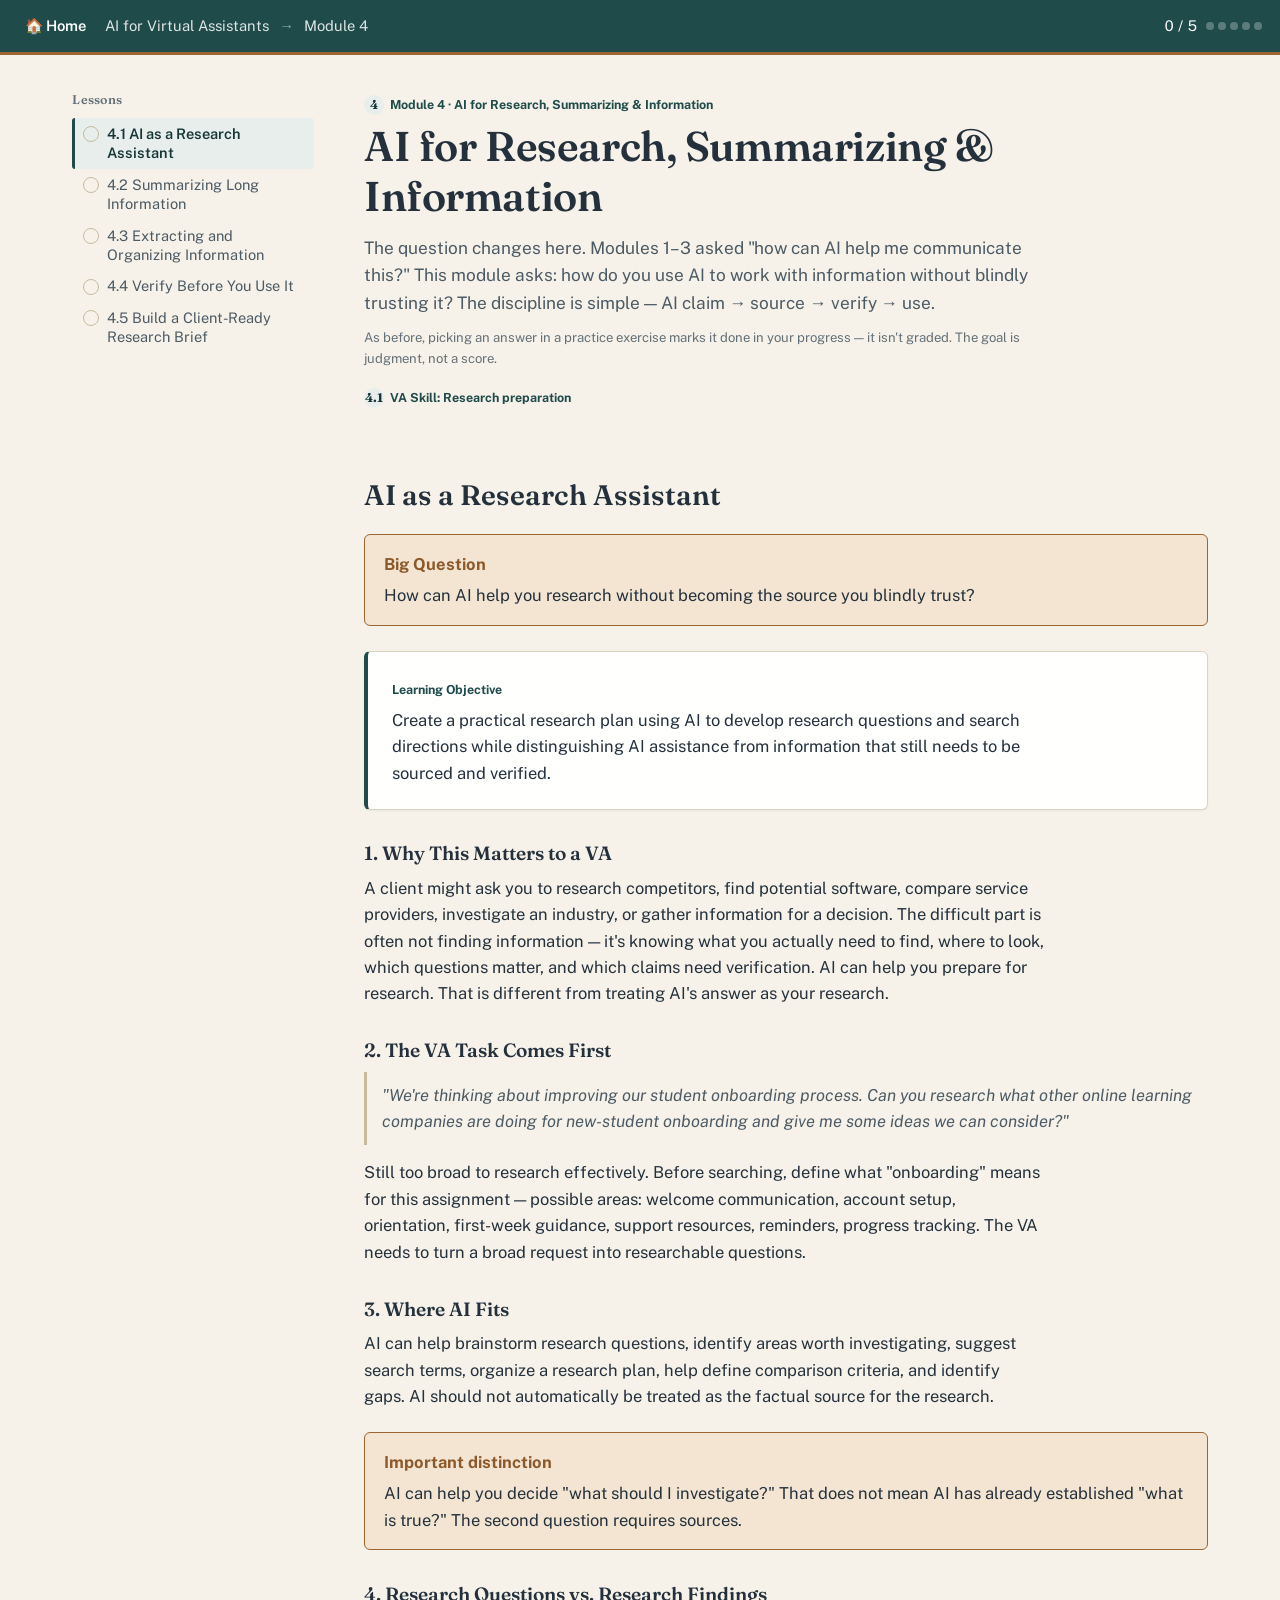
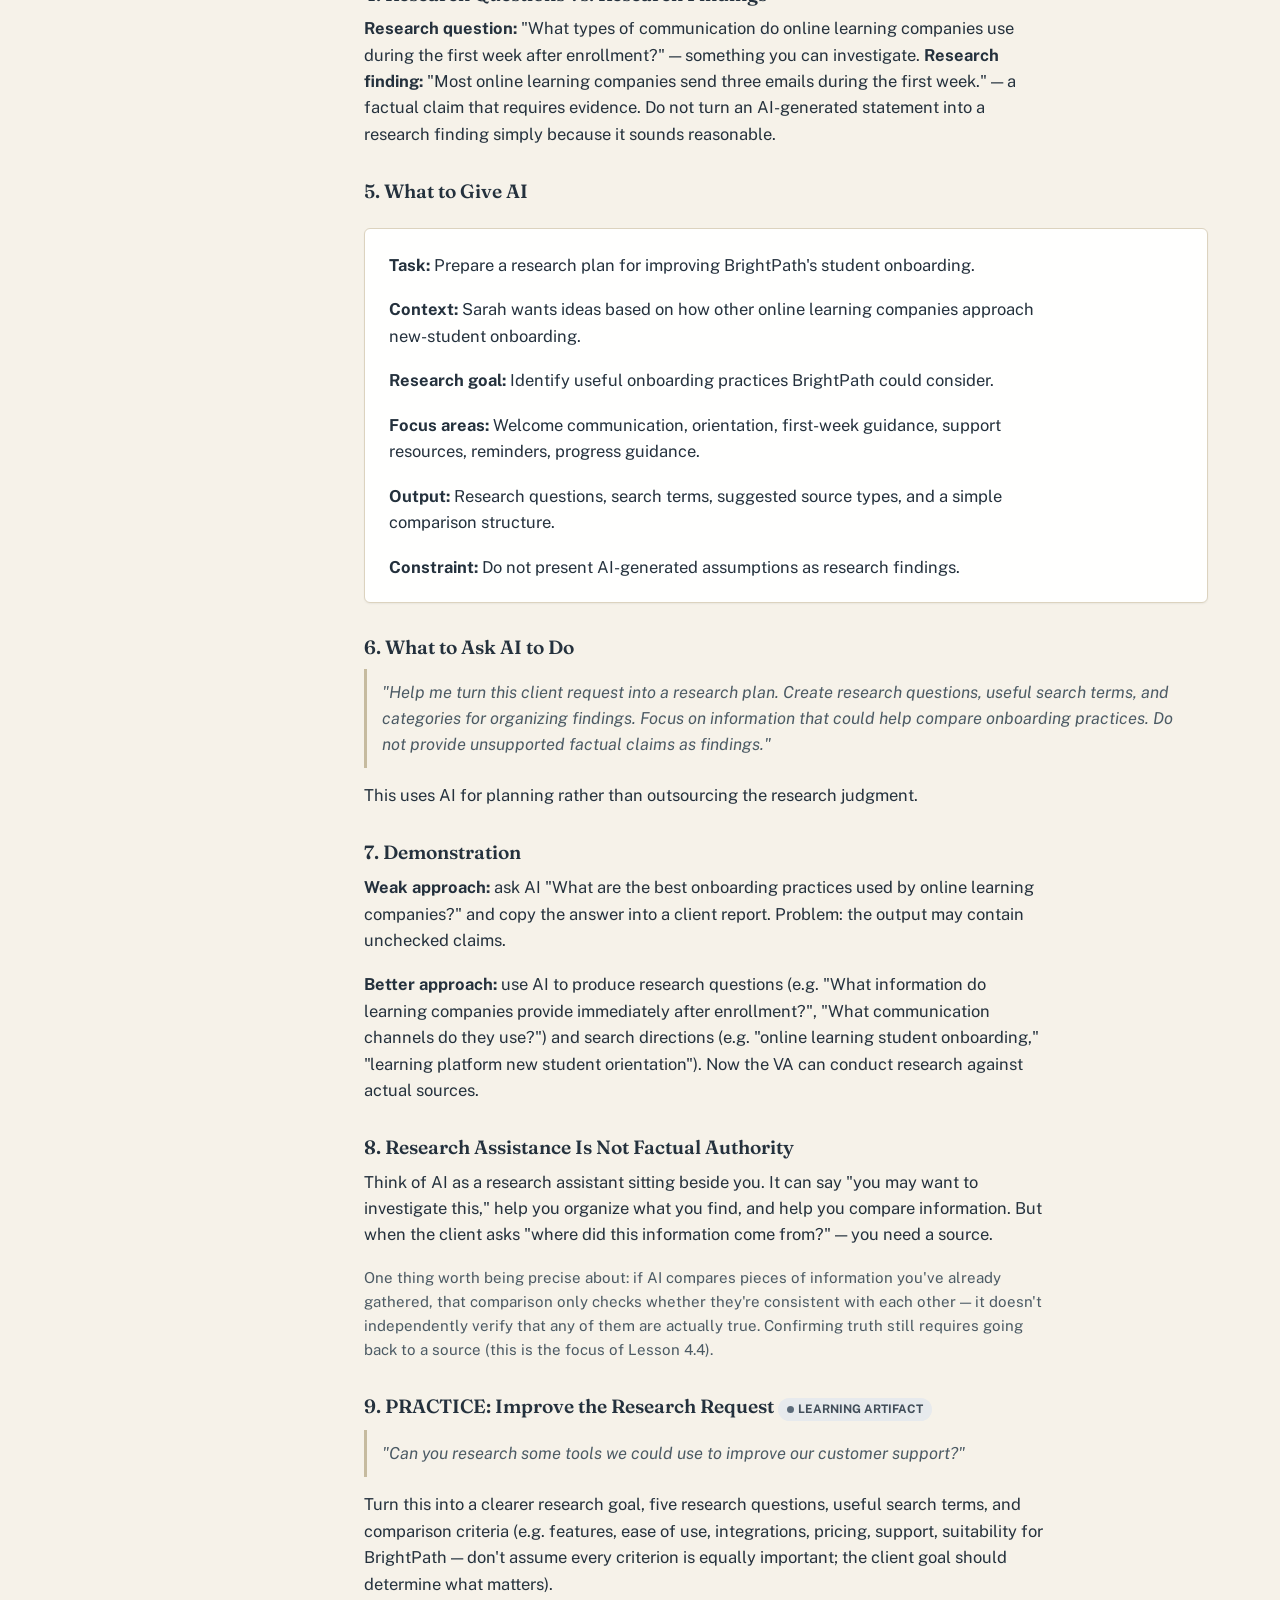
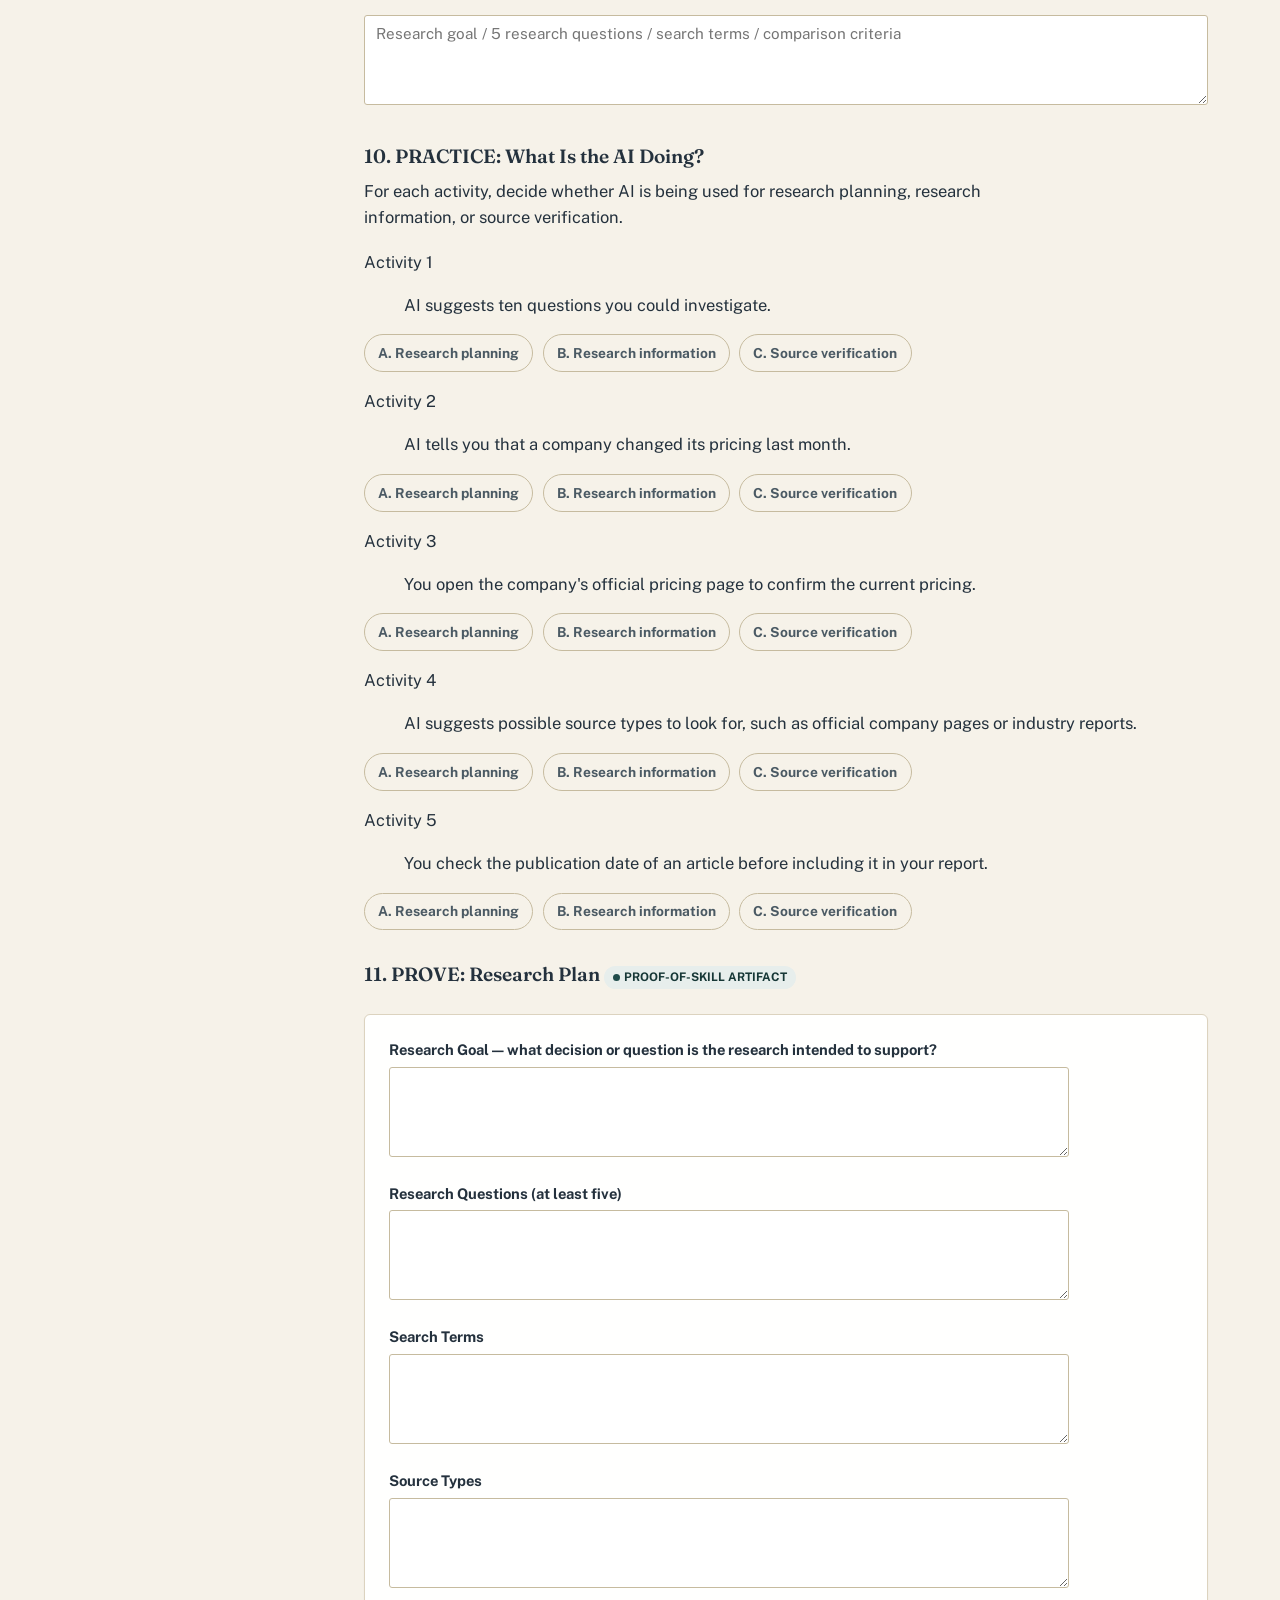
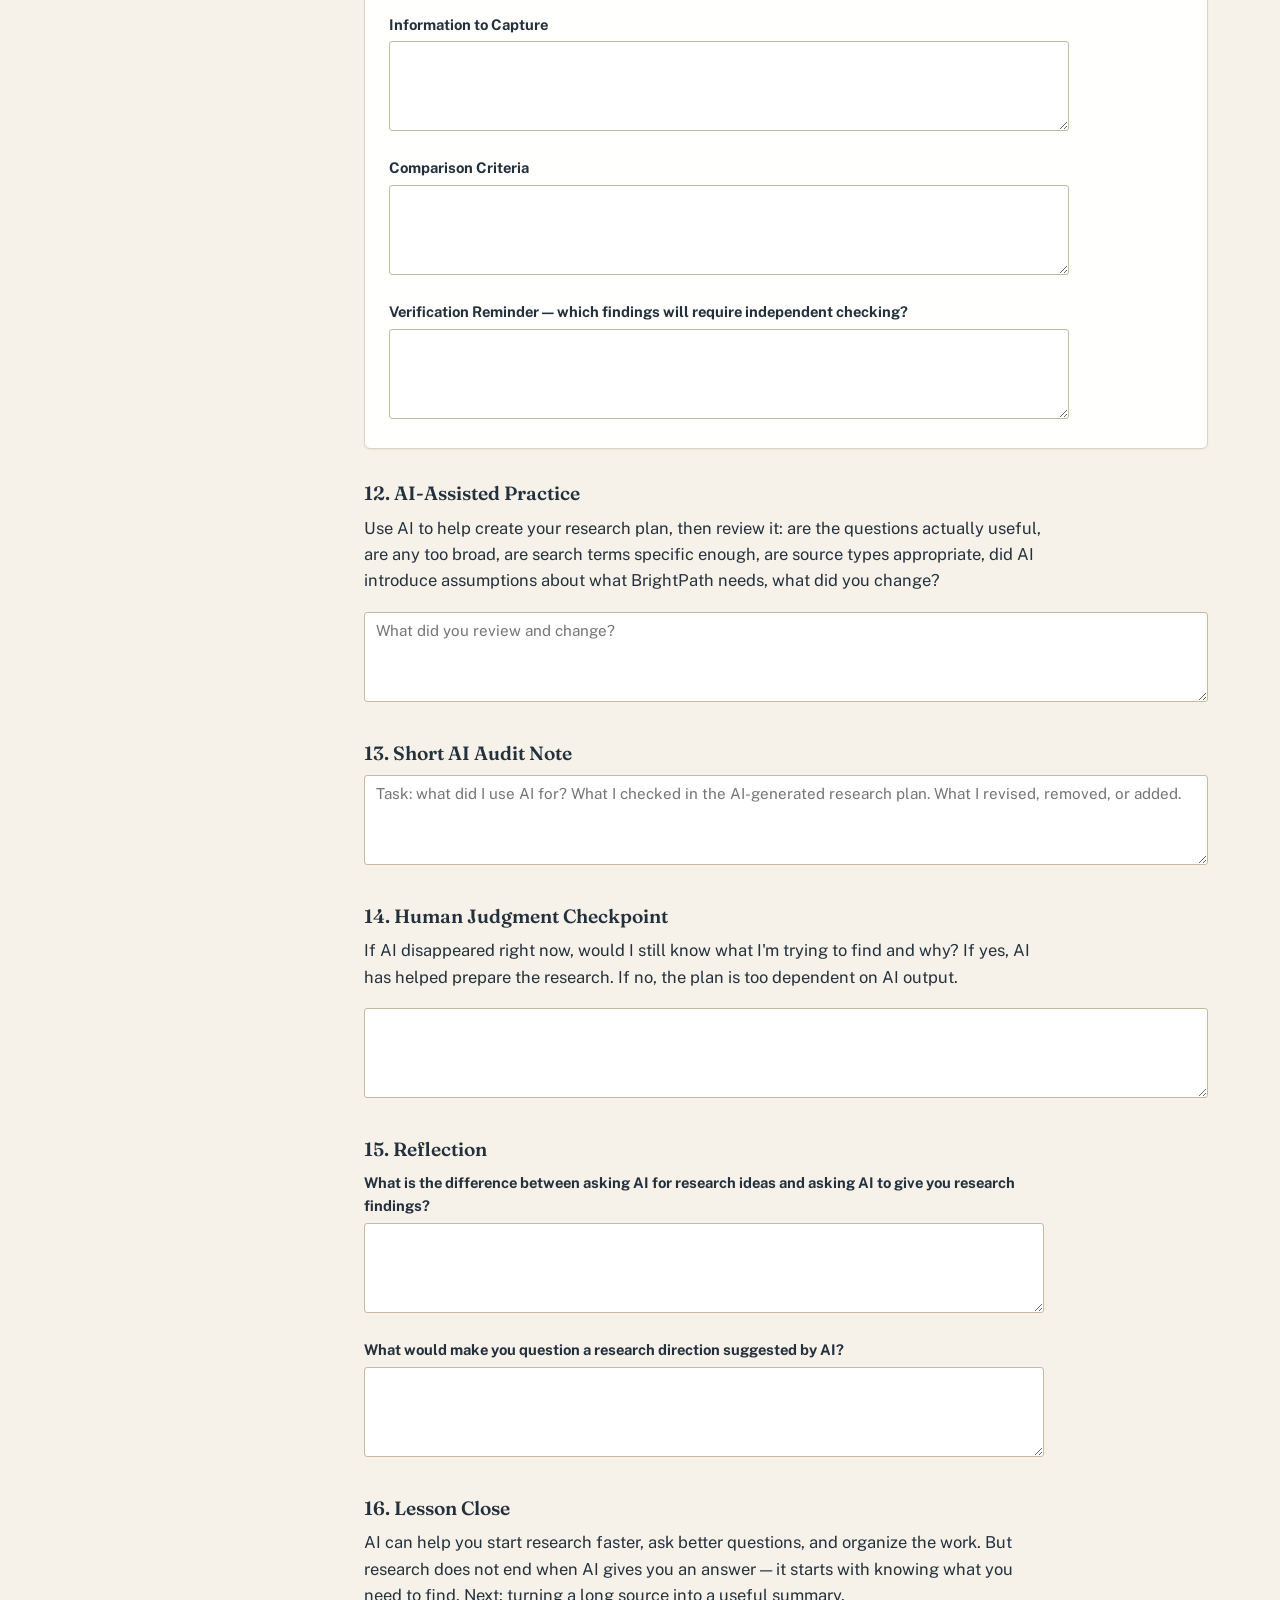
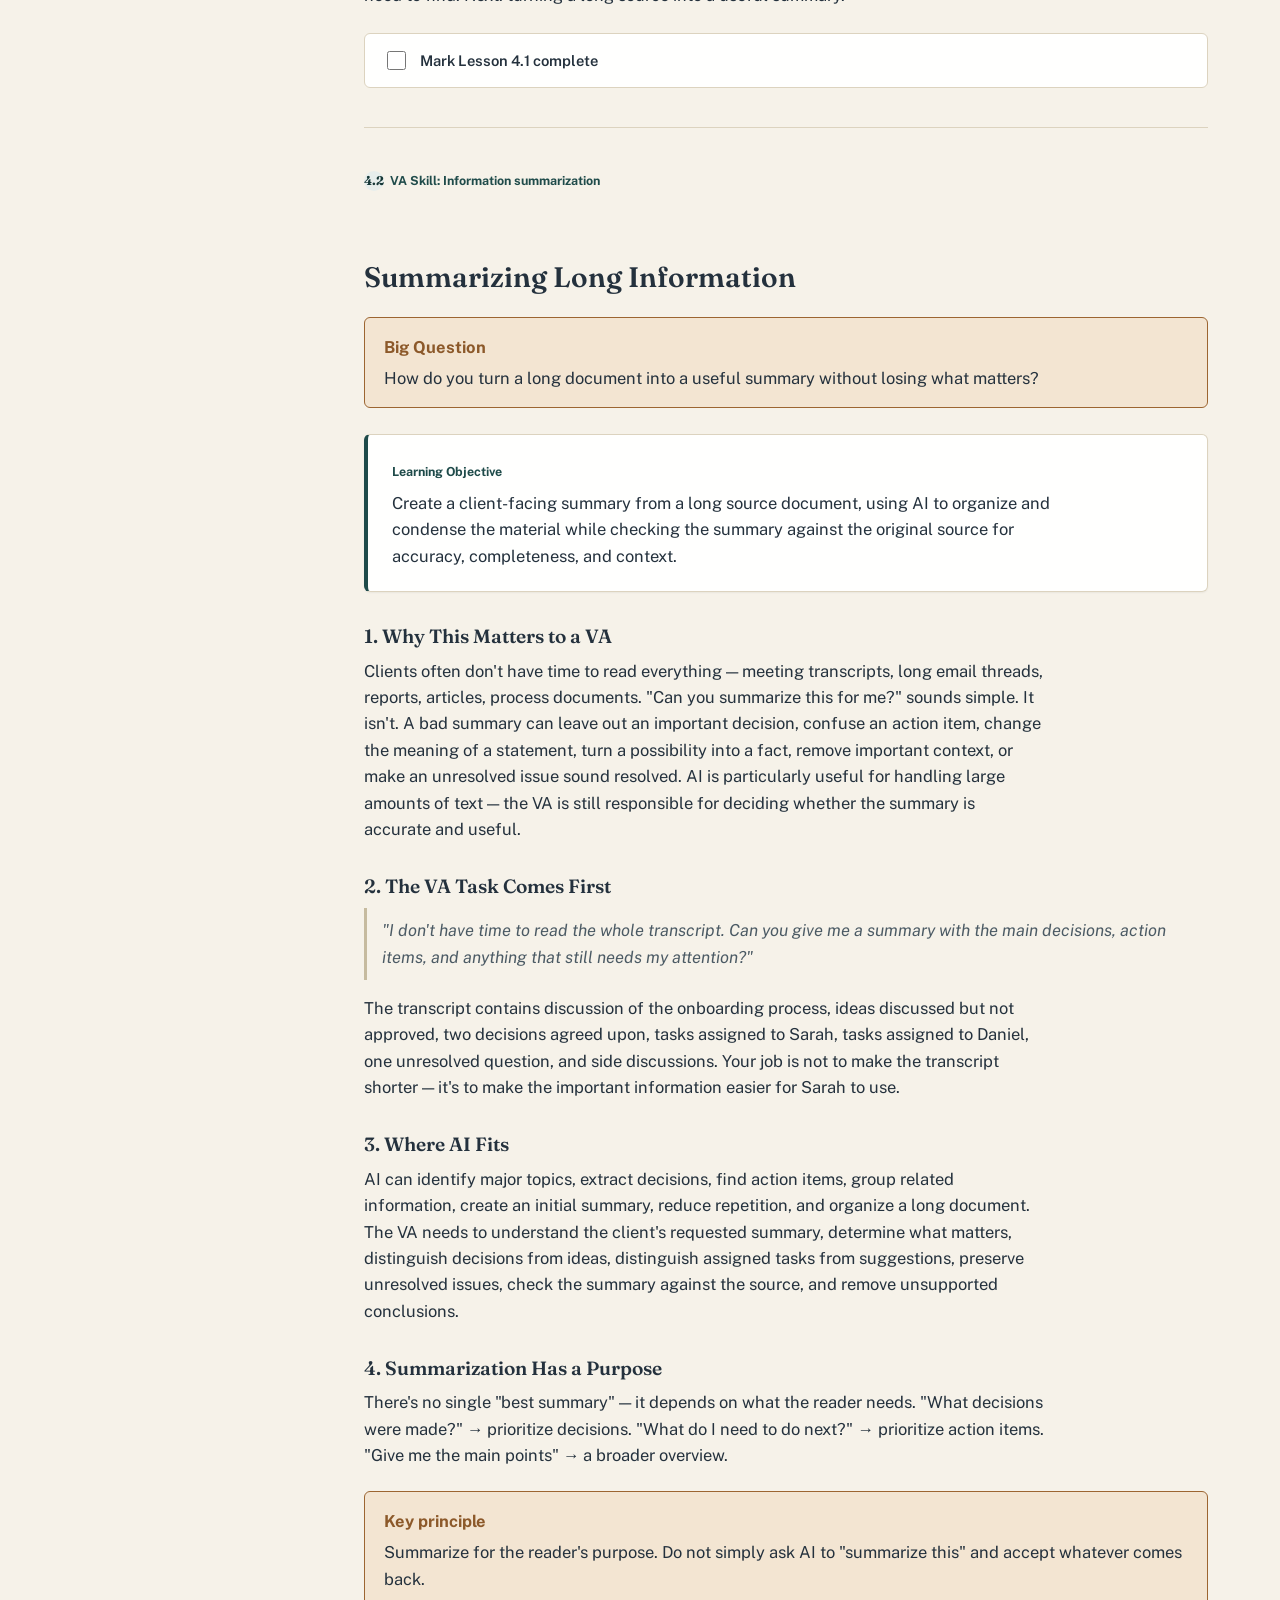
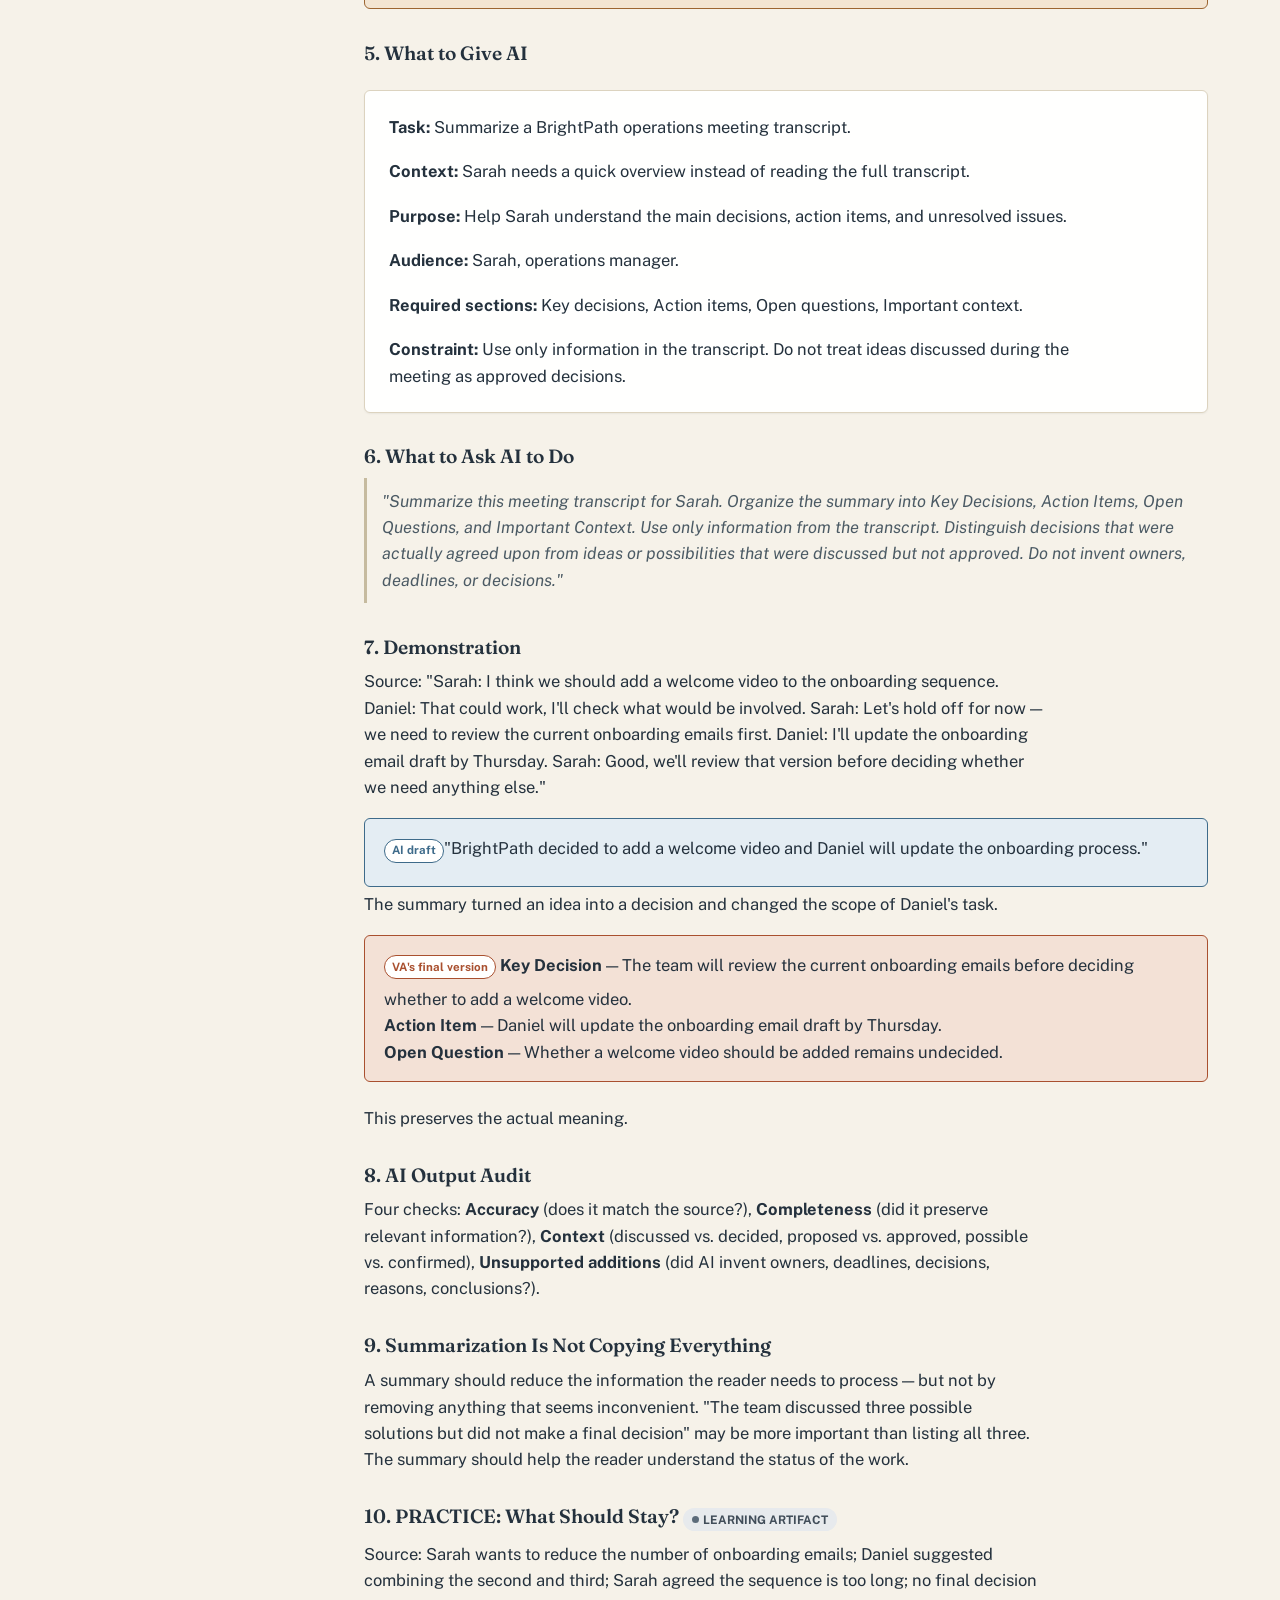
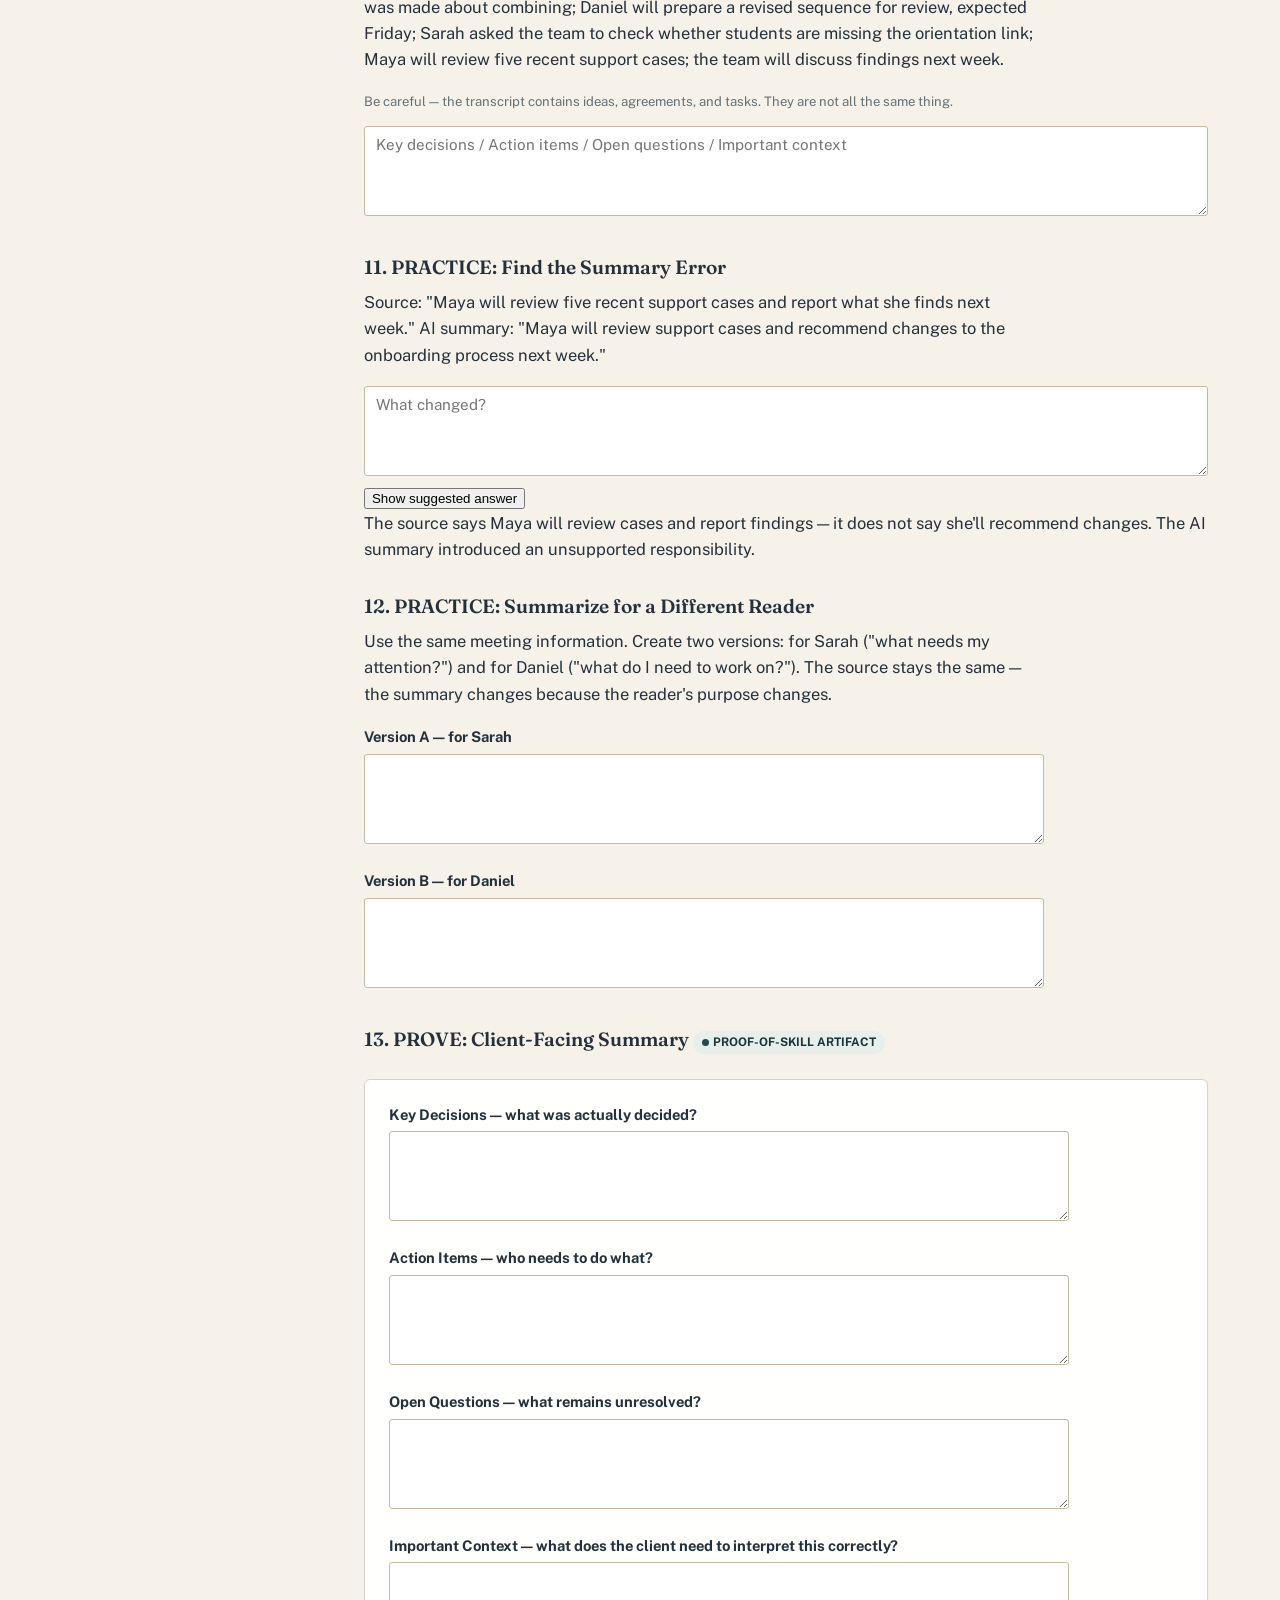
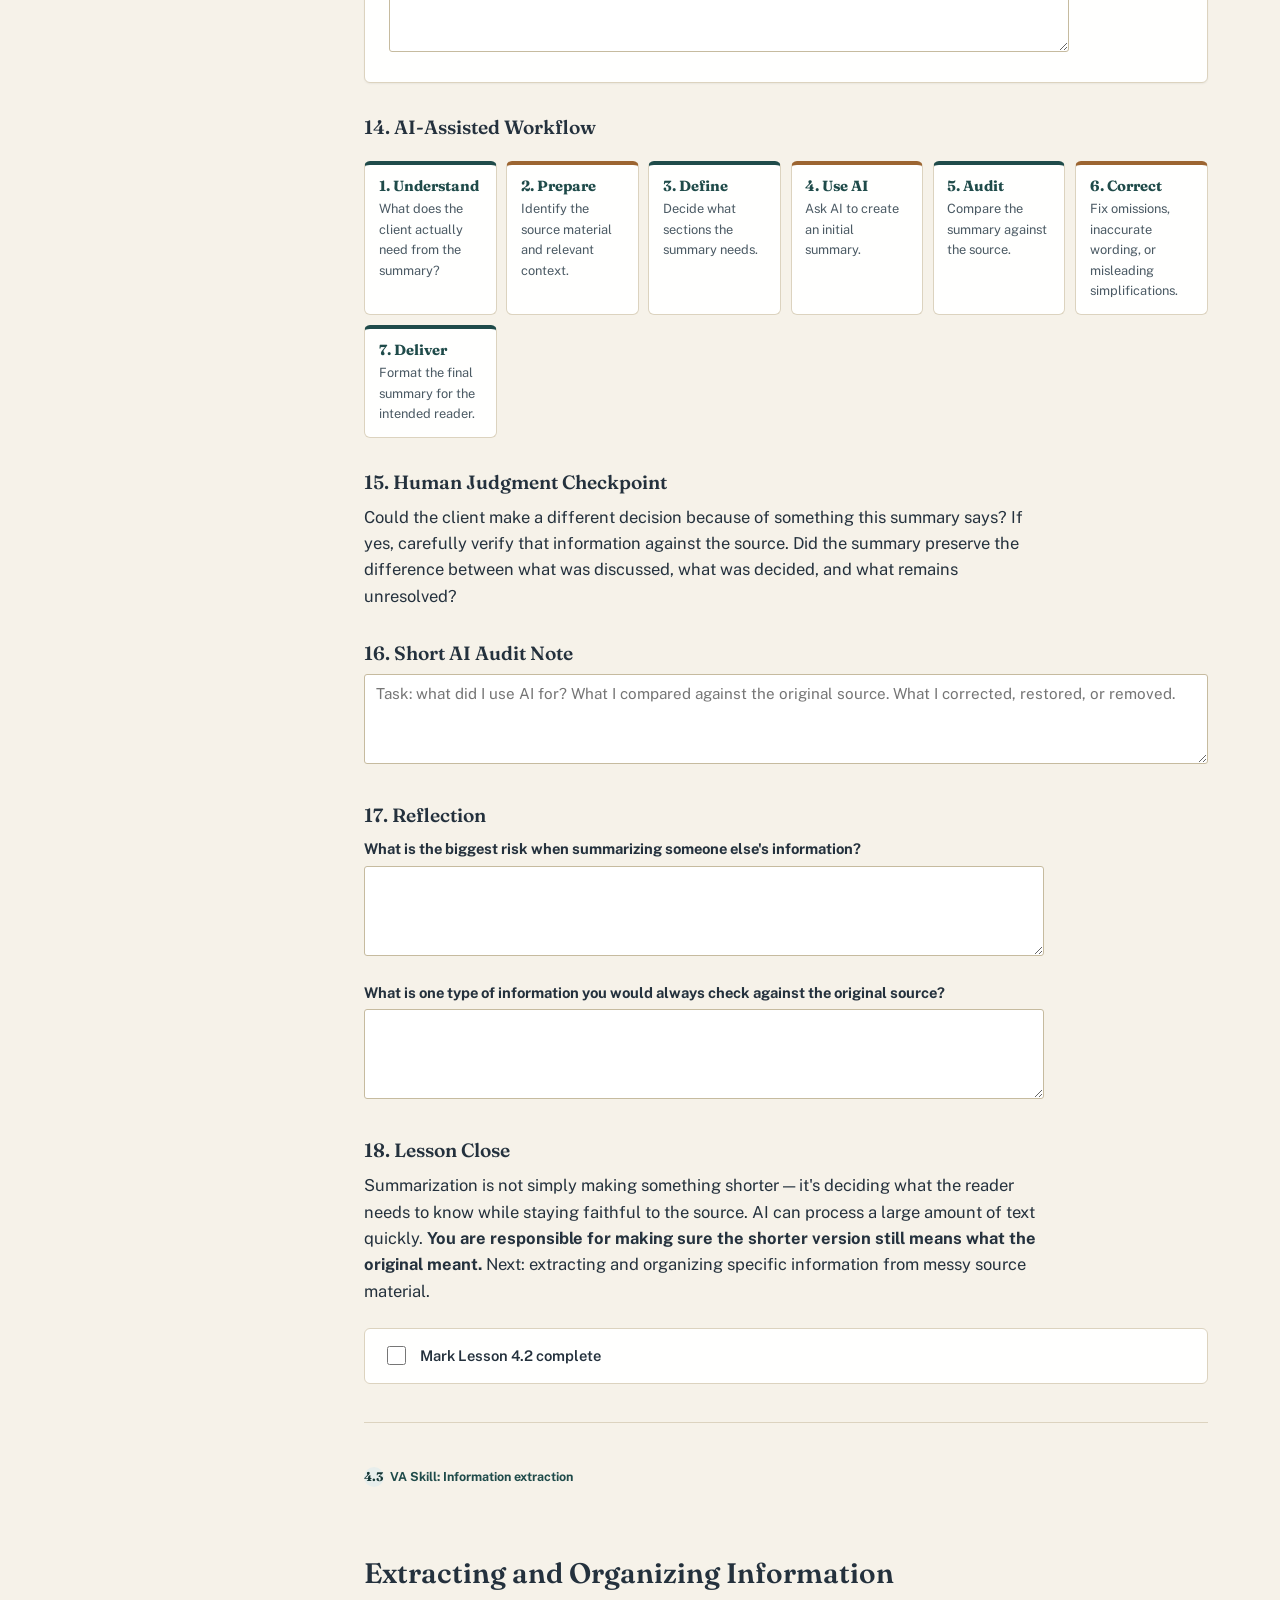
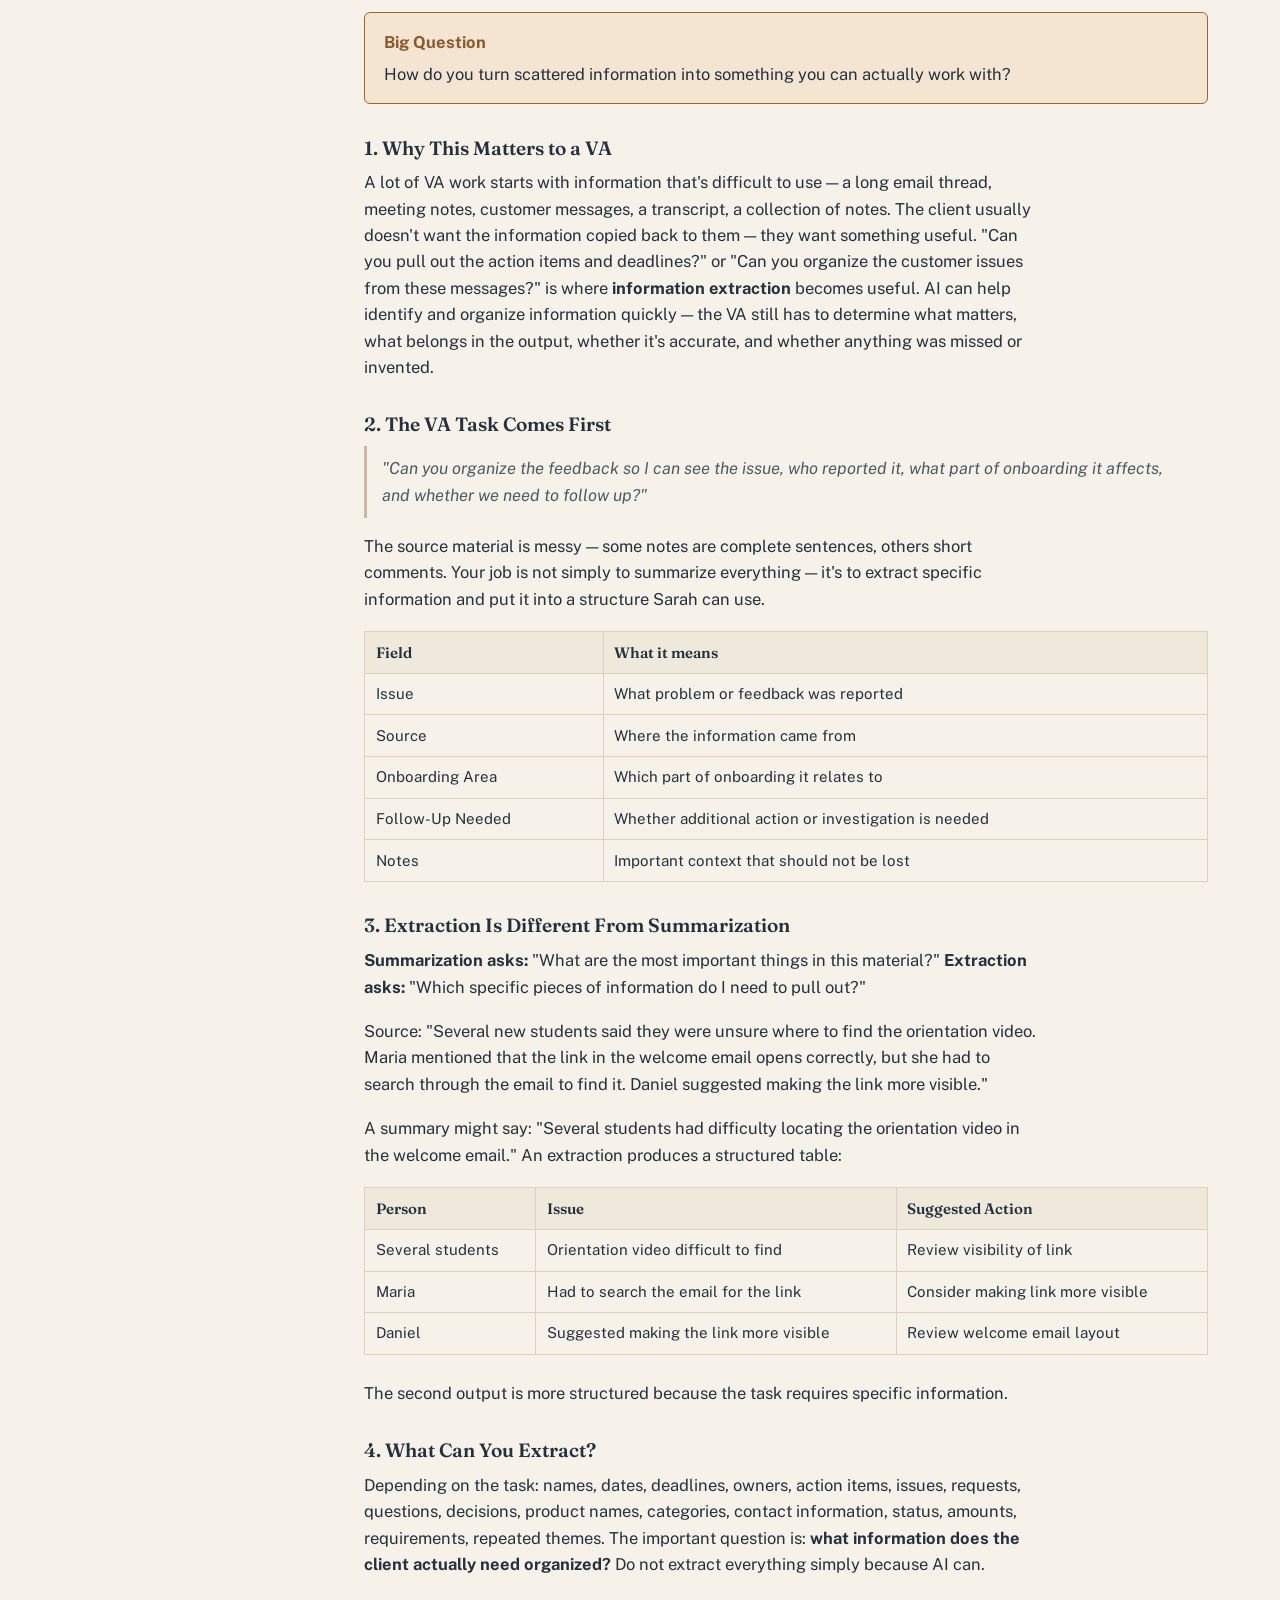
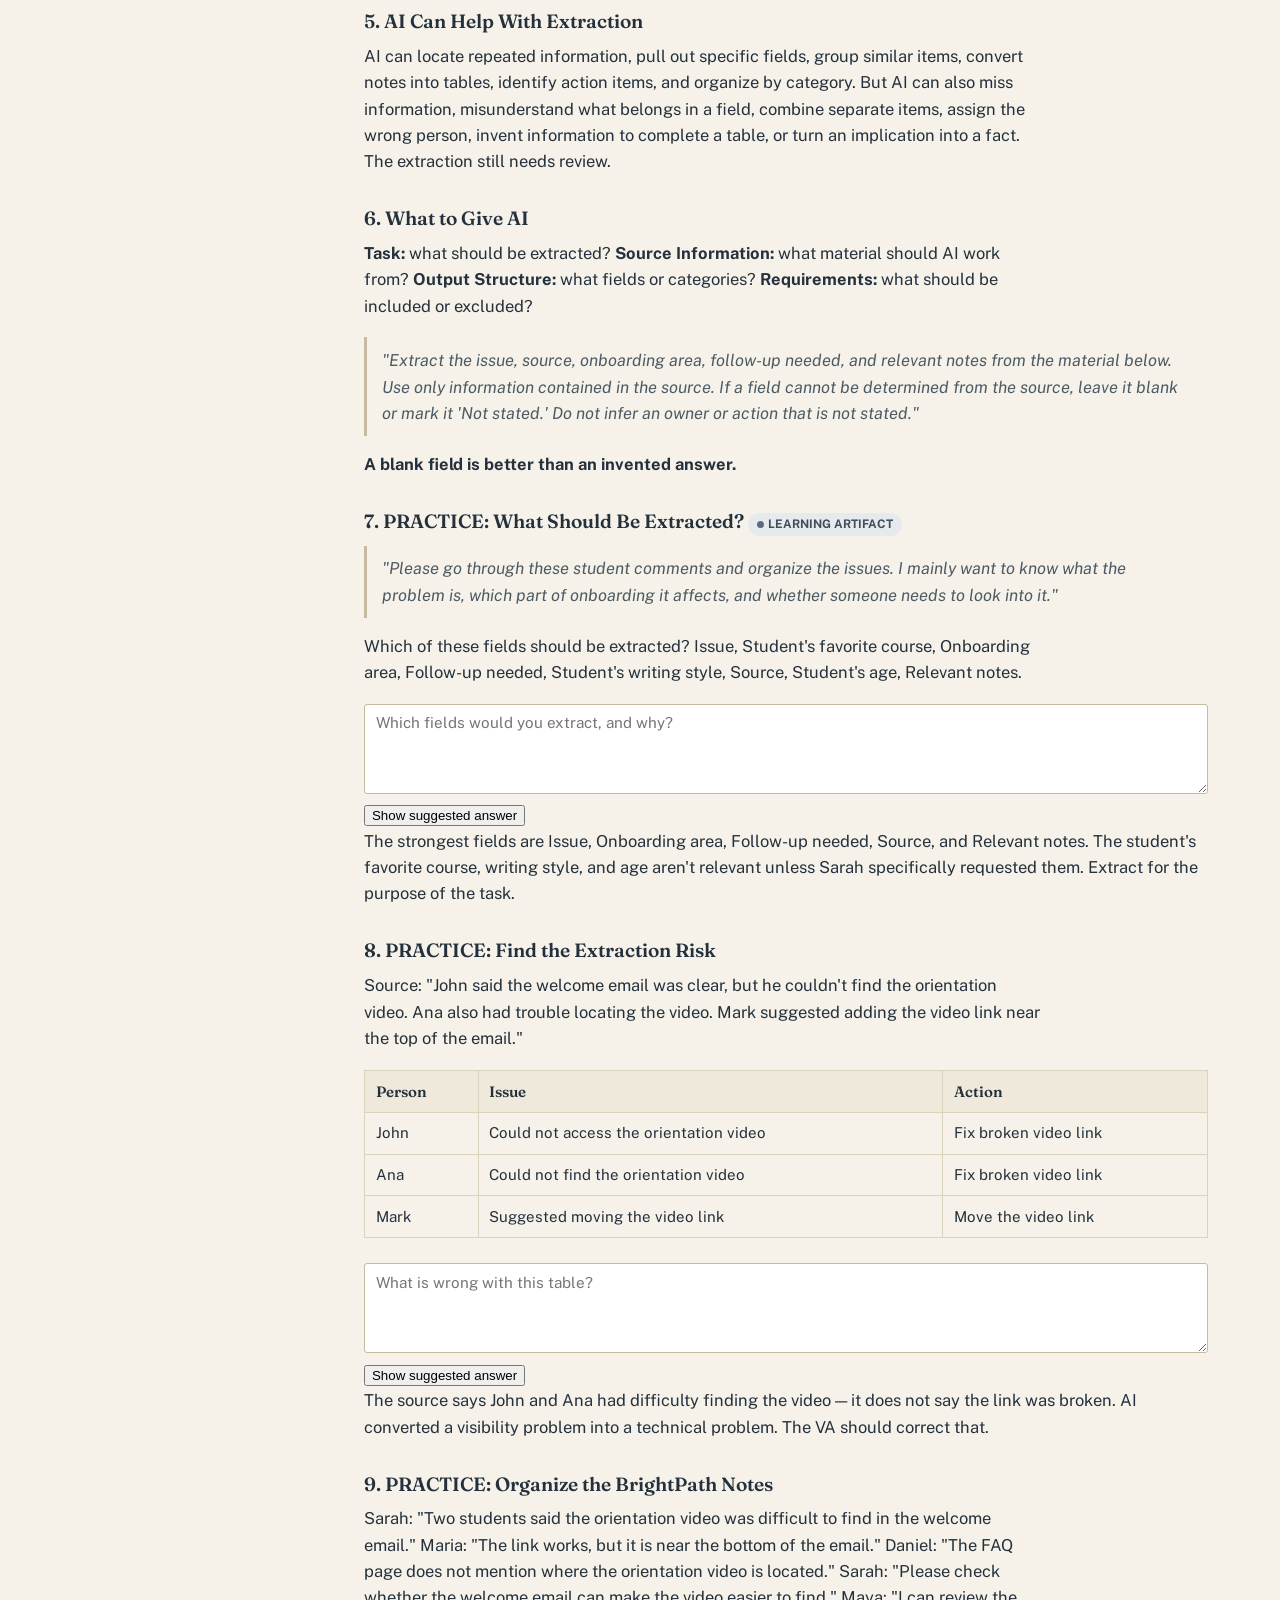
<file: module-4/index.html>
<!DOCTYPE html>
<html lang="en">
<head>
<meta charset="UTF-8">
<meta name="viewport" content="width=device-width, initial-scale=1.0">
<title>Module 4: AI for Research, Summarizing & Information — AI for Virtual Assistants</title>
<link rel="stylesheet" href="../shared/course.css">
</head>
<body data-page="module" data-module-ids="4.1,4.2,4.3,4.4,4.5">
<a class="skip-link" href="#main">Skip to main content</a>

<div class="route-bar">
  <a class="home-btn" href="../">🏠 Home</a>
  <div class="route-crumb">AI for Virtual Assistants <span class="sep">→</span> Module 4</div>
  <div class="route-progress">
    <span data-progress-fraction>0 / 5</span>
    <span class="dots">
      <span class="dot"></span><span class="dot"></span><span class="dot"></span><span class="dot"></span><span class="dot"></span>
    </span>
  </div>
</div>

<div class="page-shell">

  <nav class="lesson-rail" aria-label="Module 4 contents">
    <button class="rail-toggle" aria-expanded="false">Module 4 contents ▾</button>
    <div class="lesson-rail-body">
      <div class="lesson-rail-title">Lessons</div>
      <ol>
        <li><a href="#l4-1" data-progress-id="4.1" class="current"><span class="rail-check"></span>4.1 AI as a Research Assistant</a></li>
        <li><a href="#l4-2" data-progress-id="4.2"><span class="rail-check"></span>4.2 Summarizing Long Information</a></li>
        <li><a href="#l4-3" data-progress-id="4.3"><span class="rail-check"></span>4.3 Extracting and Organizing Information</a></li>
        <li><a href="#l4-4" data-progress-id="4.4"><span class="rail-check"></span>4.4 Verify Before You Use It</a></li>
        <li><a href="#l4-5" data-progress-id="4.5"><span class="rail-check"></span>4.5 Build a Client-Ready Research Brief</a></li>
      </ol>
    </div>
  </nav>

  <main id="main" class="lesson-main">

    <div class="eyebrow"><span class="num">4</span> Module 4 · AI for Research, Summarizing &amp; Information</div>
    <h1 style="margin-bottom:.3em;">AI for Research, Summarizing &amp; Information</h1>
    <p class="lede">The question changes here. Modules 1–3 asked "how can AI help me communicate this?" This module asks: how do you use AI to work with information without blindly trusting it? The discipline is simple — AI claim → source → verify → use.</p>
    <p class="field-hint" style="margin-top:-.6rem;">As before, picking an answer in a practice exercise marks it done in your progress — it isn't graded. The goal is judgment, not a score.</p>

    <!-- ============ LESSON 4.1 ============ -->
    <section id="l4-1">
      <div class="eyebrow"><span class="num">4.1</span> VA Skill: Research preparation</div>
      <h2>AI as a Research Assistant</h2>

      <div class="callout">
        <span class="callout-title">Big Question</span>
        How can AI help you research without becoming the source you blindly trust?
      </div>

      <div class="card card-do">
        <div class="eyebrow">Learning Objective</div>
        <p style="margin-bottom:0;">Create a practical research plan using AI to develop research questions and search directions while distinguishing AI assistance from information that still needs to be sourced and verified.</p>
      </div>

      <h3>1. Why This Matters to a VA</h3>
      <p>A client might ask you to research competitors, find potential software, compare service providers, investigate an industry, or gather information for a decision. The difficult part is often not finding information — it's knowing what you actually need to find, where to look, which questions matter, and which claims need verification. AI can help you prepare for research. That is different from treating AI's answer as your research.</p>

      <h3>2. The VA Task Comes First</h3>
      <blockquote style="margin:.4em 0 .9em; padding:.6em .9em; border-left:3px solid var(--line-strong); color: var(--ink-soft); font-style:italic;">"We're thinking about improving our student onboarding process. Can you research what other online learning companies are doing for new-student onboarding and give me some ideas we can consider?"</blockquote>
      <p>Still too broad to research effectively. Before searching, define what "onboarding" means for this assignment — possible areas: welcome communication, account setup, orientation, first-week guidance, support resources, reminders, progress tracking. The VA needs to turn a broad request into researchable questions.</p>

      <h3>3. Where AI Fits</h3>
      <p>AI can help brainstorm research questions, identify areas worth investigating, suggest search terms, organize a research plan, help define comparison criteria, and identify gaps. AI should not automatically be treated as the factual source for the research.</p>
      <div class="callout"><span class="callout-title">Important distinction</span>AI can help you decide "what should I investigate?" That does not mean AI has already established "what is true?" The second question requires sources.</div>

      <h3>4. Research Questions vs. Research Findings</h3>
      <p><strong>Research question:</strong> "What types of communication do online learning companies use during the first week after enrollment?" — something you can investigate. <strong>Research finding:</strong> "Most online learning companies send three emails during the first week." — a factual claim that requires evidence. Do not turn an AI-generated statement into a research finding simply because it sounds reasonable.</p>

      <h3>5. What to Give AI</h3>
      <div class="card">
        <p><strong>Task:</strong> Prepare a research plan for improving BrightPath's student onboarding.</p>
        <p><strong>Context:</strong> Sarah wants ideas based on how other online learning companies approach new-student onboarding.</p>
        <p><strong>Research goal:</strong> Identify useful onboarding practices BrightPath could consider.</p>
        <p><strong>Focus areas:</strong> Welcome communication, orientation, first-week guidance, support resources, reminders, progress guidance.</p>
        <p><strong>Output:</strong> Research questions, search terms, suggested source types, and a simple comparison structure.</p>
        <p style="margin-bottom:0;"><strong>Constraint:</strong> Do not present AI-generated assumptions as research findings.</p>
      </div>

      <h3>6. What to Ask AI to Do</h3>
      <blockquote style="margin:.4em 0 .9em; padding:.6em .9em; border-left:3px solid var(--line-strong); color: var(--ink-soft); font-style:italic;">"Help me turn this client request into a research plan. Create research questions, useful search terms, and categories for organizing findings. Focus on information that could help compare onboarding practices. Do not provide unsupported factual claims as findings."</blockquote>
      <p>This uses AI for planning rather than outsourcing the research judgment.</p>

      <h3>7. Demonstration</h3>
      <p><strong>Weak approach:</strong> ask AI "What are the best onboarding practices used by online learning companies?" and copy the answer into a client report. Problem: the output may contain unchecked claims.</p>
      <p><strong>Better approach:</strong> use AI to produce research questions (e.g. "What information do learning companies provide immediately after enrollment?", "What communication channels do they use?") and search directions (e.g. "online learning student onboarding," "learning platform new student orientation"). Now the VA can conduct research against actual sources.</p>

      <h3>8. Research Assistance Is Not Factual Authority</h3>
      <p>Think of AI as a research assistant sitting beside you. It can say "you may want to investigate this," help you organize what you find, and help you compare information. But when the client asks "where did this information come from?" — you need a source.</p>
      <p style="color:var(--ink-soft); font-size:.94rem;">One thing worth being precise about: if AI compares pieces of information you've already gathered, that comparison only checks whether they're consistent with each other — it doesn't independently verify that any of them are actually true. Confirming truth still requires going back to a source (this is the focus of Lesson 4.4).</p>

      <h3>9. PRACTICE: Improve the Research Request <span class="tag tag-learning">LEARNING ARTIFACT</span></h3>
      <blockquote style="margin:.4em 0 .9em; padding:.6em .9em; border-left:3px solid var(--line-strong); color: var(--ink-soft); font-style:italic;">"Can you research some tools we could use to improve our customer support?"</blockquote>
      <p>Turn this into a clearer research goal, five research questions, useful search terms, and comparison criteria (e.g. features, ease of use, integrations, pricing, support, suitability for BrightPath — don't assume every criterion is equally important; the client goal should determine what matters).</p>
      <textarea data-save-id="4.1-improve-request" placeholder="Research goal / 5 research questions / search terms / comparison criteria"></textarea>

      <h3>10. PRACTICE: What Is the AI Doing?</h3>
      <p>For each activity, decide whether AI is being used for research planning, research information, or source verification.</p>
      <div id="aiDoingList"></div>

      <h3>11. PROVE: Research Plan <span class="tag tag-proof">PROOF-OF-SKILL ARTIFACT</span></h3>
      <div class="card">
        <div class="field"><label>Research Goal — what decision or question is the research intended to support?</label><textarea data-save-id="4.1-plan-goal"></textarea></div>
        <div class="field"><label>Research Questions (at least five)</label><textarea data-save-id="4.1-plan-questions"></textarea></div>
        <div class="field"><label>Search Terms</label><textarea data-save-id="4.1-plan-terms"></textarea></div>
        <div class="field"><label>Source Types</label><textarea data-save-id="4.1-plan-sources"></textarea></div>
        <div class="field"><label>Information to Capture</label><textarea data-save-id="4.1-plan-capture"></textarea></div>
        <div class="field"><label>Comparison Criteria</label><textarea data-save-id="4.1-plan-criteria"></textarea></div>
        <div class="field" style="margin-bottom:0;"><label>Verification Reminder — which findings will require independent checking?</label><textarea data-save-id="4.1-plan-verify"></textarea></div>
      </div>

      <h3>12. AI-Assisted Practice</h3>
      <p>Use AI to help create your research plan, then review it: are the questions actually useful, are any too broad, are search terms specific enough, are source types appropriate, did AI introduce assumptions about what BrightPath needs, what did you change?</p>
      <textarea data-save-id="4.1-ai-practice" placeholder="What did you review and change?"></textarea>

      <h3>13. Short AI Audit Note</h3>
      <textarea data-save-id="4.1-audit-note" placeholder="Task: what did I use AI for? What I checked in the AI-generated research plan. What I revised, removed, or added."></textarea>

      <h3>14. Human Judgment Checkpoint</h3>
      <p>If AI disappeared right now, would I still know what I'm trying to find and why? If yes, AI has helped prepare the research. If no, the plan is too dependent on AI output.</p>
      <textarea data-save-id="4.1-checkpoint"></textarea>

      <h3>15. Reflection</h3>
      <div class="field"><label>What is the difference between asking AI for research ideas and asking AI to give you research findings?</label><textarea data-save-id="4.1-reflect-1"></textarea></div>
      <div class="field"><label>What would make you question a research direction suggested by AI?</label><textarea data-save-id="4.1-reflect-2"></textarea></div>

      <h3>16. Lesson Close</h3>
      <p>AI can help you start research faster, ask better questions, and organize the work. But research does not end when AI gives you an answer — it starts with knowing what you need to find. Next: turning a long source into a useful summary.</p>

      <div class="mark-done-row">
        <input type="checkbox" id="done-4-1" data-complete-id="4.1">
        <label for="done-4-1">Mark Lesson 4.1 complete</label>
      </div>
    </section>

    <hr class="divider">

    <!-- ============ LESSON 4.2 ============ -->
    <section id="l4-2">
      <div class="eyebrow"><span class="num">4.2</span> VA Skill: Information summarization</div>
      <h2>Summarizing Long Information</h2>

      <div class="callout">
        <span class="callout-title">Big Question</span>
        How do you turn a long document into a useful summary without losing what matters?
      </div>

      <div class="card card-do">
        <div class="eyebrow">Learning Objective</div>
        <p style="margin-bottom:0;">Create a client-facing summary from a long source document, using AI to organize and condense the material while checking the summary against the original source for accuracy, completeness, and context.</p>
      </div>

      <h3>1. Why This Matters to a VA</h3>
      <p>Clients often don't have time to read everything — meeting transcripts, long email threads, reports, articles, process documents. "Can you summarize this for me?" sounds simple. It isn't. A bad summary can leave out an important decision, confuse an action item, change the meaning of a statement, turn a possibility into a fact, remove important context, or make an unresolved issue sound resolved. AI is particularly useful for handling large amounts of text — the VA is still responsible for deciding whether the summary is accurate and useful.</p>

      <h3>2. The VA Task Comes First</h3>
      <blockquote style="margin:.4em 0 .9em; padding:.6em .9em; border-left:3px solid var(--line-strong); color: var(--ink-soft); font-style:italic;">"I don't have time to read the whole transcript. Can you give me a summary with the main decisions, action items, and anything that still needs my attention?"</blockquote>
      <p>The transcript contains discussion of the onboarding process, ideas discussed but not approved, two decisions agreed upon, tasks assigned to Sarah, tasks assigned to Daniel, one unresolved question, and side discussions. Your job is not to make the transcript shorter — it's to make the important information easier for Sarah to use.</p>

      <h3>3. Where AI Fits</h3>
      <p>AI can identify major topics, extract decisions, find action items, group related information, create an initial summary, reduce repetition, and organize a long document. The VA needs to understand the client's requested summary, determine what matters, distinguish decisions from ideas, distinguish assigned tasks from suggestions, preserve unresolved issues, check the summary against the source, and remove unsupported conclusions.</p>

      <h3>4. Summarization Has a Purpose</h3>
      <p>There's no single "best summary" — it depends on what the reader needs. "What decisions were made?" → prioritize decisions. "What do I need to do next?" → prioritize action items. "Give me the main points" → a broader overview.</p>
      <div class="callout"><span class="callout-title">Key principle</span>Summarize for the reader's purpose. Do not simply ask AI to "summarize this" and accept whatever comes back.</div>

      <h3>5. What to Give AI</h3>
      <div class="card">
        <p><strong>Task:</strong> Summarize a BrightPath operations meeting transcript.</p>
        <p><strong>Context:</strong> Sarah needs a quick overview instead of reading the full transcript.</p>
        <p><strong>Purpose:</strong> Help Sarah understand the main decisions, action items, and unresolved issues.</p>
        <p><strong>Audience:</strong> Sarah, operations manager.</p>
        <p><strong>Required sections:</strong> Key decisions, Action items, Open questions, Important context.</p>
        <p style="margin-bottom:0;"><strong>Constraint:</strong> Use only information in the transcript. Do not treat ideas discussed during the meeting as approved decisions.</p>
      </div>

      <h3>6. What to Ask AI to Do</h3>
      <blockquote style="margin:.4em 0 .9em; padding:.6em .9em; border-left:3px solid var(--line-strong); color: var(--ink-soft); font-style:italic;">"Summarize this meeting transcript for Sarah. Organize the summary into Key Decisions, Action Items, Open Questions, and Important Context. Use only information from the transcript. Distinguish decisions that were actually agreed upon from ideas or possibilities that were discussed but not approved. Do not invent owners, deadlines, or decisions."</blockquote>

      <h3>7. Demonstration</h3>
      <p>Source: "Sarah: I think we should add a welcome video to the onboarding sequence. Daniel: That could work, I'll check what would be involved. Sarah: Let's hold off for now — we need to review the current onboarding emails first. Daniel: I'll update the onboarding email draft by Thursday. Sarah: Good, we'll review that version before deciding whether we need anything else."</p>
      <div class="ai-draft">"BrightPath decided to add a welcome video and Daniel will update the onboarding process."</div>
      <p>The summary turned an idea into a decision and changed the scope of Daniel's task.</p>
      <div class="human-final">
        <strong>Key Decision</strong> — The team will review the current onboarding emails before deciding whether to add a welcome video.<br>
        <strong>Action Item</strong> — Daniel will update the onboarding email draft by Thursday.<br>
        <strong>Open Question</strong> — Whether a welcome video should be added remains undecided.
      </div>
      <p>This preserves the actual meaning.</p>

      <h3>8. AI Output Audit</h3>
      <p>Four checks: <strong>Accuracy</strong> (does it match the source?), <strong>Completeness</strong> (did it preserve relevant information?), <strong>Context</strong> (discussed vs. decided, proposed vs. approved, possible vs. confirmed), <strong>Unsupported additions</strong> (did AI invent owners, deadlines, decisions, reasons, conclusions?).</p>

      <h3>9. Summarization Is Not Copying Everything</h3>
      <p>A summary should reduce the information the reader needs to process — but not by removing anything that seems inconvenient. "The team discussed three possible solutions but did not make a final decision" may be more important than listing all three. The summary should help the reader understand the status of the work.</p>

      <h3>10. PRACTICE: What Should Stay? <span class="tag tag-learning">LEARNING ARTIFACT</span></h3>
      <p>Source: Sarah wants to reduce the number of onboarding emails; Daniel suggested combining the second and third; Sarah agreed the sequence is too long; no final decision was made about combining; Daniel will prepare a revised sequence for review, expected Friday; Sarah asked the team to check whether students are missing the orientation link; Maya will review five recent support cases; the team will discuss findings next week.</p>
      <p class="field-hint">Be careful — the transcript contains ideas, agreements, and tasks. They are not all the same thing.</p>
      <textarea data-save-id="4.2-what-stay" placeholder="Key decisions / Action items / Open questions / Important context"></textarea>

      <h3>11. PRACTICE: Find the Summary Error</h3>
      <p>Source: "Maya will review five recent support cases and report what she finds next week." AI summary: "Maya will review support cases and recommend changes to the onboarding process next week."</p>
      <textarea data-save-id="4.2-find-error" placeholder="What changed?"></textarea>
      <button class="reveal-btn" data-reveal-btn="reveal-4-2-error">Show suggested answer</button>
      <div class="reveal-panel" id="reveal-4-2-error">The source says Maya will review cases and report findings — it does not say she'll recommend changes. The AI summary introduced an unsupported responsibility.</div>

      <h3>12. PRACTICE: Summarize for a Different Reader</h3>
      <p>Use the same meeting information. Create two versions: for Sarah ("what needs my attention?") and for Daniel ("what do I need to work on?"). The source stays the same — the summary changes because the reader's purpose changes.</p>
      <div class="field"><label>Version A — for Sarah</label><textarea data-save-id="4.2-version-a"></textarea></div>
      <div class="field"><label>Version B — for Daniel</label><textarea data-save-id="4.2-version-b"></textarea></div>

      <h3>13. PROVE: Client-Facing Summary <span class="tag tag-proof">PROOF-OF-SKILL ARTIFACT</span></h3>
      <div class="card">
        <div class="field"><label>Key Decisions — what was actually decided?</label><textarea data-save-id="4.2-prove-decisions"></textarea></div>
        <div class="field"><label>Action Items — who needs to do what?</label><textarea data-save-id="4.2-prove-actions"></textarea></div>
        <div class="field"><label>Open Questions — what remains unresolved?</label><textarea data-save-id="4.2-prove-open"></textarea></div>
        <div class="field" style="margin-bottom:0;"><label>Important Context — what does the client need to interpret this correctly?</label><textarea data-save-id="4.2-prove-context"></textarea></div>
      </div>

      <h3>14. AI-Assisted Workflow</h3>
      <div class="workflow-key" style="grid-template-columns: repeat(auto-fit,minmax(120px,1fr));">
        <div class="wf-card"><h4>1. Understand</h4><p>What does the client actually need from the summary?</p></div>
        <div class="wf-card"><h4>2. Prepare</h4><p>Identify the source material and relevant context.</p></div>
        <div class="wf-card"><h4>3. Define</h4><p>Decide what sections the summary needs.</p></div>
        <div class="wf-card"><h4>4. Use AI</h4><p>Ask AI to create an initial summary.</p></div>
        <div class="wf-card"><h4>5. Audit</h4><p>Compare the summary against the source.</p></div>
        <div class="wf-card"><h4>6. Correct</h4><p>Fix omissions, inaccurate wording, or misleading simplifications.</p></div>
        <div class="wf-card"><h4>7. Deliver</h4><p>Format the final summary for the intended reader.</p></div>
      </div>

      <h3>15. Human Judgment Checkpoint</h3>
      <p>Could the client make a different decision because of something this summary says? If yes, carefully verify that information against the source. Did the summary preserve the difference between what was discussed, what was decided, and what remains unresolved?</p>

      <h3>16. Short AI Audit Note</h3>
      <textarea data-save-id="4.2-audit-note" placeholder="Task: what did I use AI for? What I compared against the original source. What I corrected, restored, or removed."></textarea>

      <h3>17. Reflection</h3>
      <div class="field"><label>What is the biggest risk when summarizing someone else's information?</label><textarea data-save-id="4.2-reflect-1"></textarea></div>
      <div class="field"><label>What is one type of information you would always check against the original source?</label><textarea data-save-id="4.2-reflect-2"></textarea></div>

      <h3>18. Lesson Close</h3>
      <p>Summarization is not simply making something shorter — it's deciding what the reader needs to know while staying faithful to the source. AI can process a large amount of text quickly. <strong>You are responsible for making sure the shorter version still means what the original meant.</strong> Next: extracting and organizing specific information from messy source material.</p>

      <div class="mark-done-row">
        <input type="checkbox" id="done-4-2" data-complete-id="4.2">
        <label for="done-4-2">Mark Lesson 4.2 complete</label>
      </div>
    </section>

    <hr class="divider">

    <!-- ============ LESSON 4.3 ============ -->
    <section id="l4-3">
      <div class="eyebrow"><span class="num">4.3</span> VA Skill: Information extraction</div>
      <h2>Extracting and Organizing Information</h2>

      <div class="callout">
        <span class="callout-title">Big Question</span>
        How do you turn scattered information into something you can actually work with?
      </div>

      <h3>1. Why This Matters to a VA</h3>
      <p>A lot of VA work starts with information that's difficult to use — a long email thread, meeting notes, customer messages, a transcript, a collection of notes. The client usually doesn't want the information copied back to them — they want something useful. "Can you pull out the action items and deadlines?" or "Can you organize the customer issues from these messages?" is where <strong>information extraction</strong> becomes useful. AI can help identify and organize information quickly — the VA still has to determine what matters, what belongs in the output, whether it's accurate, and whether anything was missed or invented.</p>

      <h3>2. The VA Task Comes First</h3>
      <blockquote style="margin:.4em 0 .9em; padding:.6em .9em; border-left:3px solid var(--line-strong); color: var(--ink-soft); font-style:italic;">"Can you organize the feedback so I can see the issue, who reported it, what part of onboarding it affects, and whether we need to follow up?"</blockquote>
      <p>The source material is messy — some notes are complete sentences, others short comments. Your job is not simply to summarize everything — it's to extract specific information and put it into a structure Sarah can use.</p>
      <table>
        <tr><th>Field</th><th>What it means</th></tr>
        <tr><td>Issue</td><td>What problem or feedback was reported</td></tr>
        <tr><td>Source</td><td>Where the information came from</td></tr>
        <tr><td>Onboarding Area</td><td>Which part of onboarding it relates to</td></tr>
        <tr><td>Follow-Up Needed</td><td>Whether additional action or investigation is needed</td></tr>
        <tr><td>Notes</td><td>Important context that should not be lost</td></tr>
      </table>

      <h3>3. Extraction Is Different From Summarization</h3>
      <p><strong>Summarization asks:</strong> "What are the most important things in this material?" <strong>Extraction asks:</strong> "Which specific pieces of information do I need to pull out?"</p>
      <p>Source: "Several new students said they were unsure where to find the orientation video. Maria mentioned that the link in the welcome email opens correctly, but she had to search through the email to find it. Daniel suggested making the link more visible."</p>
      <p>A summary might say: "Several students had difficulty locating the orientation video in the welcome email." An extraction produces a structured table:</p>
      <table>
        <tr><th>Person</th><th>Issue</th><th>Suggested Action</th></tr>
        <tr><td>Several students</td><td>Orientation video difficult to find</td><td>Review visibility of link</td></tr>
        <tr><td>Maria</td><td>Had to search the email for the link</td><td>Consider making link more visible</td></tr>
        <tr><td>Daniel</td><td>Suggested making the link more visible</td><td>Review welcome email layout</td></tr>
      </table>
      <p>The second output is more structured because the task requires specific information.</p>

      <h3>4. What Can You Extract?</h3>
      <p>Depending on the task: names, dates, deadlines, owners, action items, issues, requests, questions, decisions, product names, categories, contact information, status, amounts, requirements, repeated themes. The important question is: <strong>what information does the client actually need organized?</strong> Do not extract everything simply because AI can.</p>

      <h3>5. AI Can Help With Extraction</h3>
      <p>AI can locate repeated information, pull out specific fields, group similar items, convert notes into tables, identify action items, and organize by category. But AI can also miss information, misunderstand what belongs in a field, combine separate items, assign the wrong person, invent information to complete a table, or turn an implication into a fact. The extraction still needs review.</p>

      <h3>6. What to Give AI</h3>
      <p><strong>Task:</strong> what should be extracted? <strong>Source Information:</strong> what material should AI work from? <strong>Output Structure:</strong> what fields or categories? <strong>Requirements:</strong> what should be included or excluded?</p>
      <blockquote style="margin:.4em 0 .9em; padding:.6em .9em; border-left:3px solid var(--line-strong); color: var(--ink-soft); font-style:italic;">"Extract the issue, source, onboarding area, follow-up needed, and relevant notes from the material below. Use only information contained in the source. If a field cannot be determined from the source, leave it blank or mark it 'Not stated.' Do not infer an owner or action that is not stated."</blockquote>
      <p><strong>A blank field is better than an invented answer.</strong></p>

      <h3>7. PRACTICE: What Should Be Extracted? <span class="tag tag-learning">LEARNING ARTIFACT</span></h3>
      <blockquote style="margin:.4em 0 .9em; padding:.6em .9em; border-left:3px solid var(--line-strong); color: var(--ink-soft); font-style:italic;">"Please go through these student comments and organize the issues. I mainly want to know what the problem is, which part of onboarding it affects, and whether someone needs to look into it."</blockquote>
      <p>Which of these fields should be extracted? Issue, Student's favorite course, Onboarding area, Follow-up needed, Student's writing style, Source, Student's age, Relevant notes.</p>
      <textarea data-save-id="4.3-what-extract" placeholder="Which fields would you extract, and why?"></textarea>
      <button class="reveal-btn" data-reveal-btn="reveal-4-3-extract">Show suggested answer</button>
      <div class="reveal-panel" id="reveal-4-3-extract">The strongest fields are Issue, Onboarding area, Follow-up needed, Source, and Relevant notes. The student's favorite course, writing style, and age aren't relevant unless Sarah specifically requested them. Extract for the purpose of the task.</div>

      <h3>8. PRACTICE: Find the Extraction Risk</h3>
      <p>Source: "John said the welcome email was clear, but he couldn't find the orientation video. Ana also had trouble locating the video. Mark suggested adding the video link near the top of the email."</p>
      <table>
        <tr><th>Person</th><th>Issue</th><th>Action</th></tr>
        <tr><td>John</td><td>Could not access the orientation video</td><td>Fix broken video link</td></tr>
        <tr><td>Ana</td><td>Could not find the orientation video</td><td>Fix broken video link</td></tr>
        <tr><td>Mark</td><td>Suggested moving the video link</td><td>Move the video link</td></tr>
      </table>
      <textarea data-save-id="4.3-risk" placeholder="What is wrong with this table?"></textarea>
      <button class="reveal-btn" data-reveal-btn="reveal-4-3-risk">Show suggested answer</button>
      <div class="reveal-panel" id="reveal-4-3-risk">The source says John and Ana had difficulty finding the video — it does not say the link was broken. AI converted a visibility problem into a technical problem. The VA should correct that.</div>

      <h3>9. PRACTICE: Organize the BrightPath Notes</h3>
      <p>Sarah: "Two students said the orientation video was difficult to find in the welcome email." Maria: "The link works, but it is near the bottom of the email." Daniel: "The FAQ page does not mention where the orientation video is located." Sarah: "Please check whether the welcome email can make the video easier to find." Maya: "I can review the welcome email layout this week."</p>
      <textarea data-save-id="4.3-organize" placeholder="Table with: Issue / Source / Onboarding Area / Follow-Up Needed / Notes"></textarea>
      <button class="reveal-btn" data-reveal-btn="reveal-4-3-organize">Show model answer</button>
      <div class="reveal-panel" id="reveal-4-3-organize">
        <table>
          <tr><th>Issue</th><th>Source</th><th>Onboarding Area</th><th>Follow-Up</th><th>Notes</th></tr>
          <tr><td>Orientation video is difficult to find</td><td>Sarah / students</td><td>Welcome email</td><td>Yes</td><td>Two students reported the issue</td></tr>
          <tr><td>Video link is near the bottom of the email</td><td>Maria</td><td>Welcome email</td><td>Yes</td><td>Maria confirmed the link works</td></tr>
          <tr><td>FAQ does not mention the orientation video</td><td>Daniel</td><td>FAQ page</td><td>Yes</td><td>Could affect discoverability</td></tr>
          <tr><td>Welcome email layout should be reviewed</td><td>Sarah / Maya</td><td>Welcome email</td><td>Yes</td><td>Sarah requested a review; Maya can review it this week</td></tr>
        </table>
        <p style="margin:.6em 0 0;"><strong>Why were Sarah and Maya combined?</strong> Sarah's note is the request; Maya's note is a commitment to perform that request. They describe the same underlying work item, so combining them avoids two separate rows while preserving useful context — combine duplicate information when doing so does not remove useful context.</p>
      </div>

      <h3>10. PROVE: Structured Information Sheet <span class="tag tag-proof">PROOF-OF-SKILL ARTIFACT</span></h3>
      <p>Fields: Issue, Source, Category or area, Follow-up needed, Relevant notes.</p>
      <p class="field-hint">Use only information supported by the source. Do not invent missing details. Keep separate issues separate when necessary. Combine duplicate information only when doing so does not remove useful context. Use clear, consistent wording. Make it useful to someone who did not read the original notes.</p>
      <textarea data-save-id="4.3-prove" placeholder="Your Structured Information Sheet"></textarea>

      <h3>11. Human Judgment Checkpoint</h3>
      <ul class="checklist">
        <li><input type="checkbox" data-checklist-id="4.3-check-1"><span>Did I extract what the client actually asked for?</span></li>
        <li><input type="checkbox" data-checklist-id="4.3-check-2"><span>Did I accidentally turn an assumption into a fact?</span></li>
        <li><input type="checkbox" data-checklist-id="4.3-check-3"><span>Did AI combine information that should remain separate?</span></li>
        <li><input type="checkbox" data-checklist-id="4.3-check-4"><span>Did I leave anything important out?</span></li>
        <li><input type="checkbox" data-checklist-id="4.3-check-5"><span>Would Sarah understand the situation without reading all the original notes?</span></li>
      </ul>

      <h3>12. Short AI Audit Note</h3>
      <textarea data-save-id="4.3-audit-note" placeholder="Task: what did I use AI for? What I verified against the source. What I corrected, removed, reorganized, or left blank."></textarea>

      <h3>13. Reflection</h3>
      <textarea data-save-id="4.3-reflect" placeholder="What information became easier to use after you organized it, and what still required human judgment?"></textarea>

      <h3>14. Lesson Close</h3>
      <p>Extracting information is not the same as copying information. A good VA knows what the client needs, pulls out the relevant information, organizes it clearly, and checks that the structure still reflects the source. AI can make the extraction faster. <strong>You are still responsible for what the final table says.</strong></p>

      <div class="mark-done-row">
        <input type="checkbox" id="done-4-3" data-complete-id="4.3">
        <label for="done-4-3">Mark Lesson 4.3 complete</label>
      </div>
    </section>

    <hr class="divider">

    <!-- ============ LESSON 4.4 ============ -->
    <section id="l4-4">
      <div class="eyebrow"><span class="num">4.4</span> VA Skill: Verification</div>
      <h2>Verify Before You Use It</h2>

      <div class="callout">
        <span class="callout-title">Big Question</span>
        How do you know whether information is reliable enough to use?
      </div>

      <h3>1. Why Verification Is Part of the VA Job</h3>
      <p>AI can make research work faster. It can also give you an answer that looks completely reasonable and is still wrong. If you pass incorrect information to a client, the client experiences it as incorrect work from their VA. The core habit: <strong>AI claim → source → verify → use.</strong></p>

      <h3>2. What Should You Verify?</h3>
      <p>Pay particular attention to information that could affect a client decision or deliverable: dates, deadlines, prices, percentages, quantities, names, policies, requirements, current information, business facts, quoted information, claims about competitors, information used to make recommendations. A useful question: <strong>if this information were wrong, would it matter?</strong> If yes, verify it.</p>

      <h3>3. Primary vs. Secondary Sources</h3>
      <p><strong>Primary source</strong> — directly provides the information (official company website, official policy, original report, government publication, client's own document). <strong>Secondary source</strong> — reports, summarizes, or interprets from elsewhere (news article, industry blog, review site, third-party summary). Secondary sources can be useful, but for important claims a primary source may provide stronger support when one is available.</p>

      <h3>4. AI Is Not the Final Source</h3>
      <p>AI can identify a claim, suggest what to investigate, suggest search terms, organize information, compare information you've already collected, and identify questions that need answering. AI should not automatically become the evidence for a client-facing factual claim.</p>
      <div class="callout"><span class="callout-title">Think of it this way</span>AI can point you toward information. The source supports the claim.</div>

      <h3>5. What to Check</h3>
      <p>Check the <strong>date</strong> (is it current?), the <strong>number</strong> (does it match the source?), the <strong>name</strong> (correctly identified?), the <strong>wording</strong> (does the source actually support what AI says?), the <strong>context</strong> (did AI leave out something that changes the meaning?), and the <strong>source</strong> itself (appropriate for the claim?).</p>

      <h3>6. PRACTICE: Spot the Verification Risk <span class="tag tag-learning">LEARNING ARTIFACT</span></h3>
      <p>Which of these claims should you verify before using them in a client deliverable?</p>
      <ol>
        <li>"BrightPath's current onboarding process includes a welcome video."</li>
        <li>"The company reduced its subscription price by 20% last year."</li>
        <li>"The new policy became effective on March 1."</li>
        <li>"Customers can request a refund within 30 days."</li>
        <li>"The report was published in 2025."</li>
      </ol>
      <textarea data-save-id="4.4-spot-risk" placeholder="Which claims need verification, and why?"></textarea>
      <button class="reveal-btn" data-reveal-btn="reveal-4-4-spot">Show suggested answer</button>
      <div class="reveal-panel" id="reveal-4-4-spot">All five may require verification if being used as factual claims. The reason isn't that AI is always wrong — it's that the VA needs evidence before presenting important factual information as fact.</div>

      <h3>7. PRACTICE: Deliberate Risk</h3>
      <p>Source: "The competitor's standard plan is listed at $49 per month. The pricing page was checked on September 5, 2026." AI produces: "The competitor's standard plan costs $39 per month, according to its pricing page."</p>
      <textarea data-save-id="4.4-deliberate-risk" placeholder="What should you do?"></textarea>
      <button class="reveal-btn" data-reveal-btn="reveal-4-4-deliberate">Show suggested answer</button>
      <div class="reveal-panel" id="reveal-4-4-deliberate">Do not use the AI-generated price. Check the actual pricing source — the source provided says $49, so the AI output conflicts with it. The goal is practicing catching an error that could affect a client-facing comparison.</div>

      <h3>8. PRACTICE: Date Verification</h3>
      <p>Source: "The updated onboarding guide was published on August 28, 2026." AI writes: "...published on August 18, 2026."</p>
      <p style="color:var(--ink-soft);">The date needs to be checked against the original source. The difference is only ten days, but that doesn't make it harmless — a small factual error is still an error.</p>

      <h3>9. PRACTICE: Scope Inflation</h3>
      <p>Source: "Five students reported difficulty locating the orientation video in the welcome email." AI writes: "The onboarding process is confusing and is causing students to abandon their onboarding."</p>
      <textarea data-save-id="4.4-scope-inflation" placeholder="Is the AI statement supported?"></textarea>
      <button class="reveal-btn" data-reveal-btn="reveal-4-4-scope">Show suggested answer</button>
      <div class="reveal-panel" id="reveal-4-4-scope">No. The source supports one specific finding — five students had difficulty locating the video. It does not establish that the entire process is confusing or that students are abandoning onboarding. AI expanded the scope of the evidence beyond what the source establishes. Remove or qualify the unsupported claim.</div>

      <h3>10. PROVE: Build a Verification Table <span class="tag tag-proof">PROOF-OF-SKILL ARTIFACT</span></h3>
      <p>Four claims from an AI-assisted research task:</p>
      <ol>
        <li><strong>Claim:</strong> "The competitor's standard plan costs $39 per month." <strong>Source:</strong> the pricing page lists it at $49.</li>
        <li><strong>Claim:</strong> "The updated onboarding guide was published on August 18, 2026." <strong>Source:</strong> the guide states August 28, 2026.</li>
        <li><strong>Claim:</strong> "Five students reported difficulty locating the orientation video." <strong>Source:</strong> Sarah reported five student comments describing this.</li>
        <li><strong>Claim:</strong> "Students are abandoning onboarding because they cannot find the orientation video." <strong>Source:</strong> five students reported difficulty; no abandonment data was provided.</li>
      </ol>
      <p>Build a table with Claim / Source / Verification Status / Correction or Note — do this before revealing the model answer.</p>
      <textarea data-save-id="4.4-verification-table" placeholder="Your verification table"></textarea>
      <button class="reveal-btn" data-reveal-btn="reveal-4-4-model">Show model debrief</button>
      <div class="reveal-panel" id="reveal-4-4-model">
        <table>
          <tr><th>Claim</th><th>Source</th><th>Status</th><th>Correction / Note</th></tr>
          <tr><td>Competitor's plan costs $39</td><td>Pricing page says $49</td><td>Conflicting</td><td>Correct to $49</td></tr>
          <tr><td>Guide published August 18</td><td>Source says August 28</td><td>Conflicting</td><td>Correct to August 28</td></tr>
          <tr><td>Five students reported difficulty</td><td>Sarah's report supports this</td><td>Verified</td><td>Supported by source</td></tr>
          <tr><td>Students abandoning onboarding</td><td>No abandonment data</td><td>Not Verified</td><td>Remove or qualify — source supports difficulty locating the video only</td></tr>
        </table>
        <p style="margin:.6em 0 0;">The important part is not simply identifying "wrong" information — you also need to understand why the claim can't be used as written.</p>
      </div>

      <h3>11. PROVE: Verified Research Table</h3>
      <p>Sarah asks you to prepare a small research table comparing several online learning businesses. Identify claims that matter, locate appropriate sources, check the claims, correct unsupported or incorrect information, and record the verification status.</p>
      <p class="field-hint">Fields: Claim, Source, Verification Status (Verified / Not Verified / Conflicting), Correction, Notes. Do not mark something "Verified" simply because AI gave the answer confidently.</p>
      <textarea data-save-id="4.4-research-table" placeholder="Your verified research table"></textarea>

      <h3>12. Human Judgment Checkpoint</h3>
      <p>What evidence supports this? Does the source actually support the exact claim I'm making? Would this information matter to the client's decision or deliverable? If a claim can't be verified: find another source, qualify the statement, remove it, or tell the client it couldn't be confirmed.</p>

      <h3>13. Short AI Audit Note</h3>
      <textarea data-save-id="4.4-audit-note" placeholder="Task: what did I use AI for? Which claims did I verify? Which did I correct, remove, or qualify?"></textarea>

      <h3>14. Reflection</h3>
      <textarea data-save-id="4.4-reflect" placeholder="Which type of information are you most likely to double-check in future VA work, and why?"></textarea>

      <h3>15. Lesson Close</h3>
      <p>AI can give you something to investigate. It does not automatically give you something to believe. A professional VA learns to stop at the right moment, check the important claim, correct the output, and only then use the information. <strong>AI can speed up the work. Verification protects the work.</strong></p>

      <div class="mark-done-row">
        <input type="checkbox" id="done-4-4" data-complete-id="4.4">
        <label for="done-4-4">Mark Lesson 4.4 complete</label>
      </div>
    </section>

    <hr class="divider">

    <!-- ============ LESSON 4.5 ============ -->
    <section id="l4-5">
      <div class="eyebrow"><span class="num">4.5</span> VA Skill: Research synthesis</div>
      <h2>Build a Client-Ready Research Brief</h2>

      <div class="callout">
        <span class="callout-title">Big Question</span>
        How do you turn research into something a client can actually use?
      </div>

      <h3>1. Research Is Not Finished When You Find Information</h3>
      <p>A client usually doesn't need a pile of links, copied notes, or a long explanation of everything you found. They need to understand what you found, what evidence supports it, why it might matter, and what to consider next. That's the job of a <strong>research brief</strong>. AI can help organize and draft it — you're still responsible for deciding what the evidence actually supports.</p>

      <h3>2. Finding, Implication, and Recommendation Are Different</h3>
      <p><strong>Finding</strong> — what does the research show? <strong>Implication</strong> — why might that finding matter to the client? <strong>Recommendation</strong> — what action could the client consider?</p>
      <div class="card">
        <p><strong>Finding:</strong> Three competitor onboarding flows include a short orientation video.</p>
        <p><strong>Implication:</strong> A short video may be a common way to introduce the learning experience.</p>
        <p style="margin-bottom:0;"><strong>Recommendation:</strong> BrightPath could consider testing a short orientation video.</p>
      </div>
      <p>The research supports the finding. The implication interprets why it may matter. The recommendation proposes an action. AI can blur these levels if you let it — your job is to keep them separate.</p>
      <div class="callout"><span class="callout-title">Recommendations are not findings</span>A recommendation must always be clearly labeled as a recommendation — never folded into the Key Findings or Evidence sections as if the research itself established it. The evidence can support a finding directly; it only ever suggests a recommendation. Readers should never have to guess which one they're looking at.</div>

      <h3>3. BrightPath Research Request</h3>
      <p>Sarah asks you to research how other online learning companies handle onboarding, to think about improvements to BrightPath's own experience. You've already developed research questions, gathered information, extracted relevant details, and verified important claims (Lessons 4.1–4.4). Now Sarah needs something she can actually read and use.</p>

      <h3>4. What a Client-Ready Research Brief Contains</h3>
      <ol>
        <li>Executive Summary</li>
        <li>Key Findings</li>
        <li>Evidence</li>
        <li>Implications for BrightPath</li>
        <li>Recommended Areas to Consider</li>
        <li>Limitations / Open Questions</li>
      </ol>
      <p>The brief should be concise — the goal isn't to include everything you found, it's to include what Sarah needs to understand the research and decide what deserves further attention.</p>

      <h3>5. Use Evidence Carefully</h3>
      <p>For each important finding, ask: what is the source? Does the source actually support this statement? Am I reporting what the source says? Did I turn an observation into a stronger claim? Did I add a recommendation the evidence doesn't justify? If you can't support a statement, don't present it as an established finding — label it an open question, a possible implication, or something requiring further research.</p>

      <h3>6. AI Can Help With the Brief</h3>
      <p>AI can organize verified research, group related findings, identify repeated themes, draft concise explanations, suggest a logical structure, and shorten overly long sections. AI should not decide whether a source is trustworthy, whether a claim is supported, whether a recommendation is appropriate, whether a limitation should be disclosed, or what Sarah should ultimately decide.</p>

      <h3>7. PRACTICE: Finding, Implication, or Recommendation? <span class="tag tag-learning">LEARNING ARTIFACT</span></h3>
      <div id="fibList"></div>

      <h3>8. PRACTICE: Make the Claim Match the Evidence</h3>
      <p>Source: "Five students reported difficulty locating the orientation video." AI-generated statement: "Students are abandoning onboarding because the orientation video is difficult to find."</p>
      <textarea data-save-id="4.5-match-evidence" placeholder="What's wrong? Rewrite the statement so it stays within the evidence."></textarea>
      <button class="reveal-btn" data-reveal-btn="reveal-4-5-match">Show suggested answer</button>
      <div class="reveal-panel" id="reveal-4-5-match">The source supports a specific usability problem reported by five students — it does not establish that students are abandoning onboarding. A version that stays within the evidence: "Five students reported difficulty locating the orientation video."</div>

      <h3>9. PRACTICE: What Belongs in the Brief?</h3>
      <p>With a larger set of research notes, choose what belongs in the final brief based on relevance to Sarah's request, strength of evidence, usefulness to the client, clarity, and decision relevance. Don't include information simply because it was interesting.</p>
      <textarea data-save-id="4.5-what-belongs" placeholder="What criteria would you apply, and what would you leave out?"></textarea>

      <h3>10. PROVE: One-Page Research Brief <span class="tag tag-capstone">CAPSTONE EVIDENCE</span></h3>
      <div class="card">
        <div class="field"><label>1. Executive Summary</label><textarea data-save-id="4.5-brief-summary"></textarea></div>
        <div class="field"><label>2. Key Findings</label><textarea data-save-id="4.5-brief-findings"></textarea></div>
        <div class="field"><label>3. Evidence</label><textarea data-save-id="4.5-brief-evidence"></textarea></div>
        <div class="field"><label>4. Implications for BrightPath</label><textarea data-save-id="4.5-brief-implications"></textarea></div>
        <div class="field"><label>5. Recommended Areas to Consider (clearly labeled as recommendations, not findings)</label><textarea data-save-id="4.5-brief-recommendations"></textarea></div>
        <div class="field" style="margin-bottom:0;"><label>6. Limitations / Open Questions</label><textarea data-save-id="4.5-brief-limitations"></textarea></div>
      </div>

      <h3>11. Full AI Audit Note</h3>
      <p class="field-hint">Because this lesson combines research, verification, synthesis, and client communication, use the more developed audit format.</p>
      <div class="card">
        <div class="field"><label>Task</label><textarea data-save-id="4.5-audit-task"></textarea></div>
        <div class="field"><label>AI Tool — which did you use?</label><textarea data-save-id="4.5-audit-tool"></textarea></div>
        <div class="field"><label>Why I chose it</label><textarea data-save-id="4.5-audit-why-tool"></textarea></div>
        <div class="field"><label>What I asked AI to do</label><textarea data-save-id="4.5-audit-asked"></textarea></div>
        <div class="field"><label>Information I provided</label><textarea data-save-id="4.5-audit-provided"></textarea></div>
        <div class="field"><label>AI Output</label><textarea data-save-id="4.5-audit-output"></textarea></div>
        <div class="field"><label>What I checked</label><textarea data-save-id="4.5-audit-checked"></textarea></div>
        <div class="field"><label>Errors / Issues Found</label><textarea data-save-id="4.5-audit-errors"></textarea></div>
        <div class="field"><label>Changes I Made</label><textarea data-save-id="4.5-audit-changes"></textarea></div>
        <div class="field"><label>Why I Made Those Changes</label><textarea data-save-id="4.5-audit-why-changes"></textarea></div>
        <div class="field"><label>What Remained My Responsibility</label><textarea data-save-id="4.5-audit-responsibility"></textarea></div>
        <div class="field" style="margin-bottom:0;"><label>Final Status — ready to deliver? Why?</label><textarea data-save-id="4.5-audit-status"></textarea></div>
      </div>

      <h3>12. Human Judgment Checkpoint</h3>
      <p>Can I trace the important findings back to supporting evidence? Did I clearly separate findings, implications, and recommendations? Did I remove claims the research couldn't support? Would Sarah understand what matters without reading all the original research?</p>
      <textarea data-save-id="4.5-checkpoint"></textarea>

      <h3>13. Reflection</h3>
      <div class="field"><label>What part of research synthesis required the most judgment?</label><textarea data-save-id="4.5-reflect-1"></textarea></div>
      <div class="field"><label>How did separating findings from recommendations change the way you wrote the brief?</label><textarea data-save-id="4.5-reflect-2"></textarea></div>

      <h3>14. Lesson Close</h3>
      <p>You've now moved from researching information to turning verified information into a client decision aid. A VA who can find information is useful. A VA who can <strong>organize, verify, interpret, and communicate information responsibly</strong> is much more valuable.</p>
      <p>That closes Module 4. Next: AI for Admin, Documentation &amp; Operations.</p>

      <div class="mark-done-row">
        <input type="checkbox" id="done-4-5" data-complete-id="4.5">
        <label for="done-4-5">Mark Lesson 4.5 complete</label>
      </div>
    </section>

    <nav class="lesson-nav-footer no-print">
      <a href="../module-3/"><span class="nav-label">← Back to</span><span class="nav-title">Module 3: AI for Communication</span></a>
      <a href="../module-5/"><span class="nav-label">Next</span><span class="nav-title">Module 5: AI for Admin, Documentation &amp; Operations →</span></a>
    </nav>

  </main>
</div>

<script>
  // Lesson 4.1 — "What Is the AI Doing?" (Research Planning / Research Information / Source Verification)
  const AI_DOING = [
    { n: 1, situation: "AI suggests ten questions you could investigate.", correct: "PLANNING", explain: "Research Planning — AI is helping decide what to investigate, not providing information itself." },
    { n: 2, situation: "AI tells you that a company changed its pricing last month.", correct: "INFORMATION", explain: "Research Information — a factual claim from AI that still needs a source before you can trust and use it." },
    { n: 3, situation: "You open the company's official pricing page to confirm the current pricing.", correct: "VERIFICATION", explain: "Source Verification — checking a claim against a primary source." },
    { n: 4, situation: "AI suggests possible source types to look for, such as official company pages or industry reports.", correct: "PLANNING", explain: "Research Planning — AI is helping decide where to look, not providing a factual claim or checking one against a source." },
    { n: 5, situation: "You check the publication date of an article before including it in your report.", correct: "VERIFICATION", explain: "Source Verification — confirming a detail against the source before using it." }
  ];
  const aiDoingList = document.getElementById('aiDoingList');
  if (aiDoingList) {
    AI_DOING.forEach(item => {
      const div = document.createElement('div');
      div.className = 'request-card';
      div.setAttribute('data-decision-exercise', '');
      div.setAttribute('data-correct', item.correct);
      div.setAttribute('data-key', '4.1-aidoing-' + item.n);
      div.innerHTML = `
        <span class="req-num">Activity ${item.n}</span>
        <blockquote>${item.situation}</blockquote>
        <div class="decision-group">
          <div class="decision-opt" data-v="PLANNING"><input type="radio" name="aidoing-${item.n}" id="ad${item.n}-a" value="PLANNING"><label for="ad${item.n}-a">A. Research planning</label></div>
          <div class="decision-opt" data-v="INFORMATION"><input type="radio" name="aidoing-${item.n}" id="ad${item.n}-b" value="INFORMATION"><label for="ad${item.n}-b">B. Research information</label></div>
          <div class="decision-opt" data-v="VERIFICATION"><input type="radio" name="aidoing-${item.n}" id="ad${item.n}-c" value="VERIFICATION"><label for="ad${item.n}-c">C. Source verification</label></div>
        </div>
        <div class="feedback">${item.explain}</div>
      `;
      aiDoingList.appendChild(div);
    });
  }

  // Lesson 4.5 — "Finding, Implication, or Recommendation?"
  const FIB = [
    { n: 1, letter: "A", statement: "Four of the six companies reviewed use a short orientation message before students begin their first lesson.", correct: "FINDING", explain: "Finding — this describes what the research actually shows." },
    { n: 2, letter: "B", statement: "This suggests that early orientation is a common part of the onboarding experience reviewed.", correct: "IMPLICATION", explain: "Implication — this interprets why the finding might matter." },
    { n: 3, letter: "C", statement: "BrightPath should immediately add a five-minute orientation video.", correct: "RECOMMENDATION", explain: "Recommendation — this proposes a specific action, going beyond what the evidence alone establishes." }
  ];
  const fibList = document.getElementById('fibList');
  if (fibList) {
    FIB.forEach(item => {
      const div = document.createElement('div');
      div.className = 'request-card';
      div.setAttribute('data-decision-exercise', '');
      div.setAttribute('data-correct', item.correct);
      div.setAttribute('data-key', '4.5-fib-' + item.n);
      div.innerHTML = `
        <span class="req-num">${item.letter}.</span>
        <blockquote>${item.statement}</blockquote>
        <div class="decision-group">
          <div class="decision-opt" data-v="FINDING"><input type="radio" name="fib-${item.n}" id="fib${item.n}-a" value="FINDING"><label for="fib${item.n}-a">Finding</label></div>
          <div class="decision-opt" data-v="IMPLICATION"><input type="radio" name="fib-${item.n}" id="fib${item.n}-b" value="IMPLICATION"><label for="fib${item.n}-b">Implication</label></div>
          <div class="decision-opt" data-v="RECOMMENDATION"><input type="radio" name="fib-${item.n}" id="fib${item.n}-c" value="RECOMMENDATION"><label for="fib${item.n}-c">Recommendation</label></div>
        </div>
        <div class="feedback">${item.explain}</div>
      `;
      fibList.appendChild(div);
    });
  }
</script>

<script>
  (function () {
    try {
      var key = "aiva:progress:v1";
      var store = JSON.parse(localStorage.getItem(key)) || {};
      store["manifest:module-4"] = { value: ["4.1", "4.2", "4.3", "4.4", "4.5"], ts: Date.now() };
      localStorage.setItem(key, JSON.stringify(store));
    } catch (e) { /* localStorage unavailable — progress simply won't persist */ }
  })();
</script>
<script src="../shared/course.js"></script>

</body>
</html>
</file>
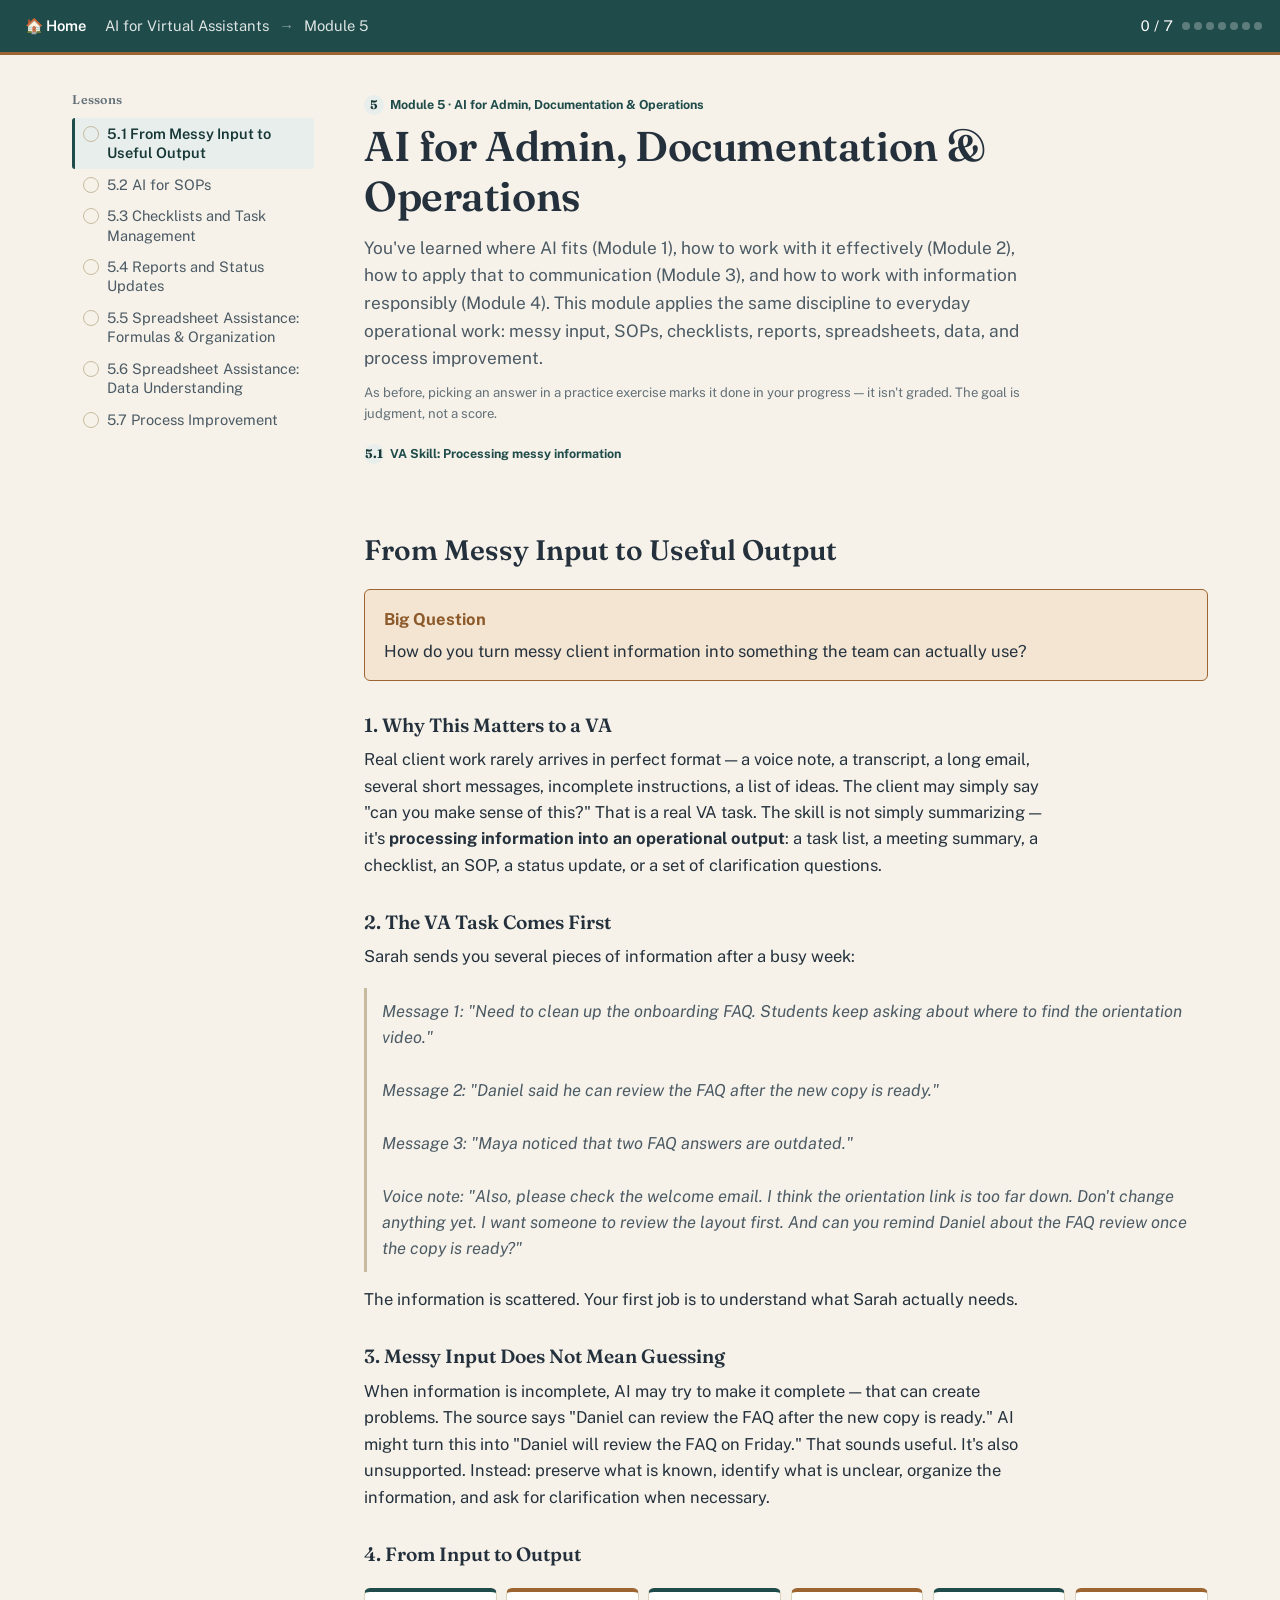
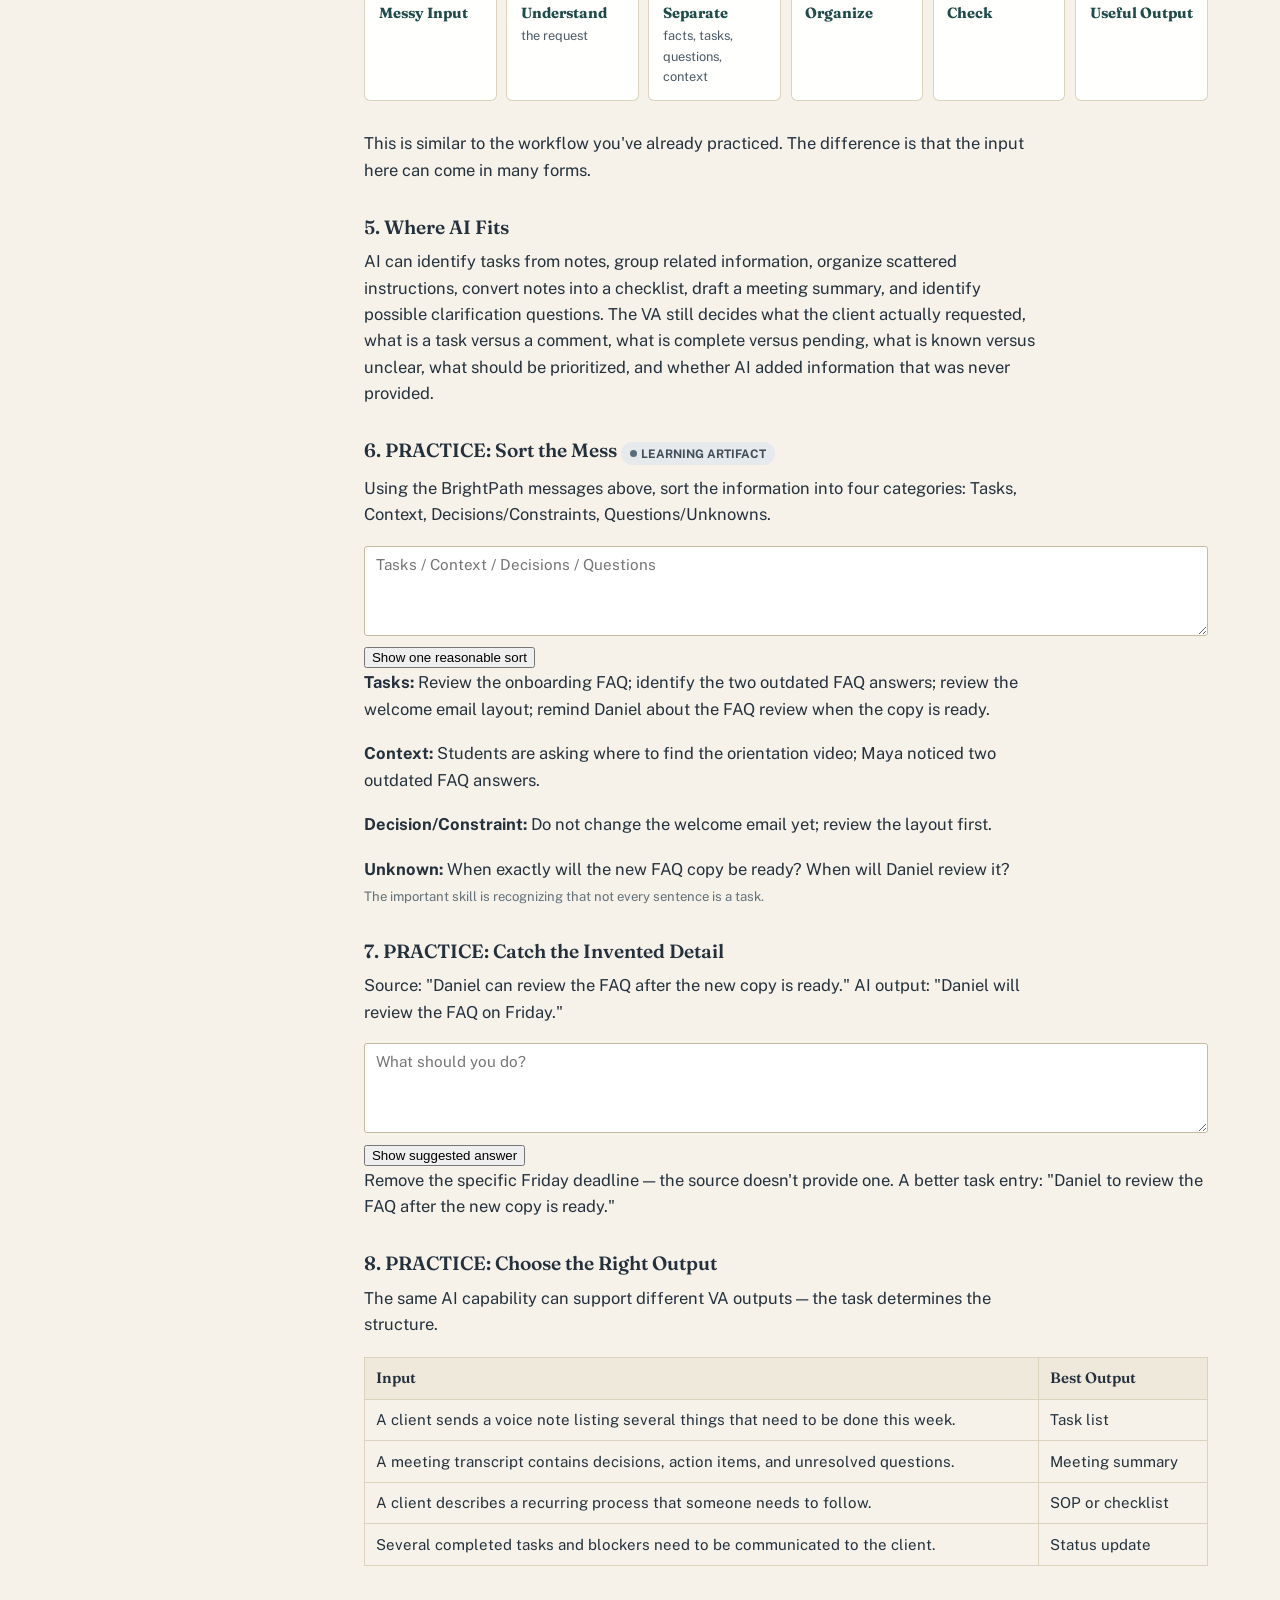
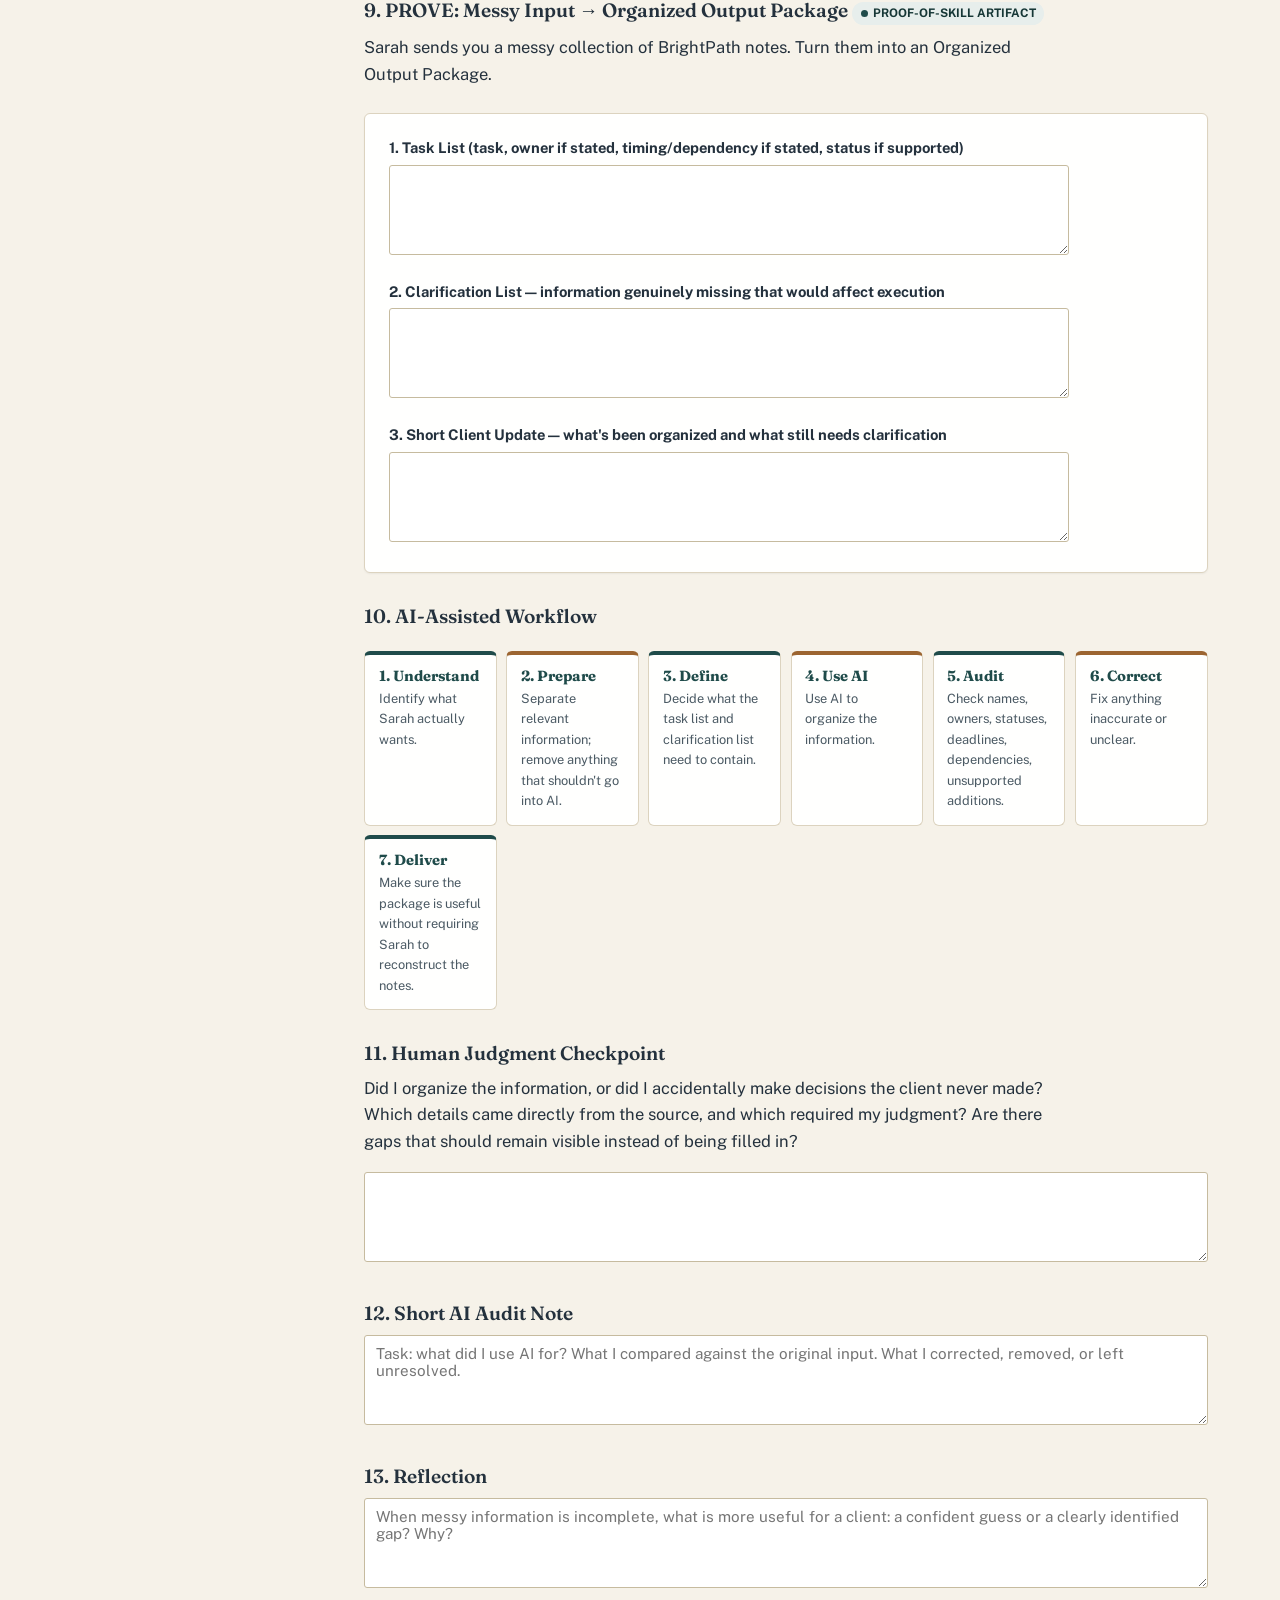
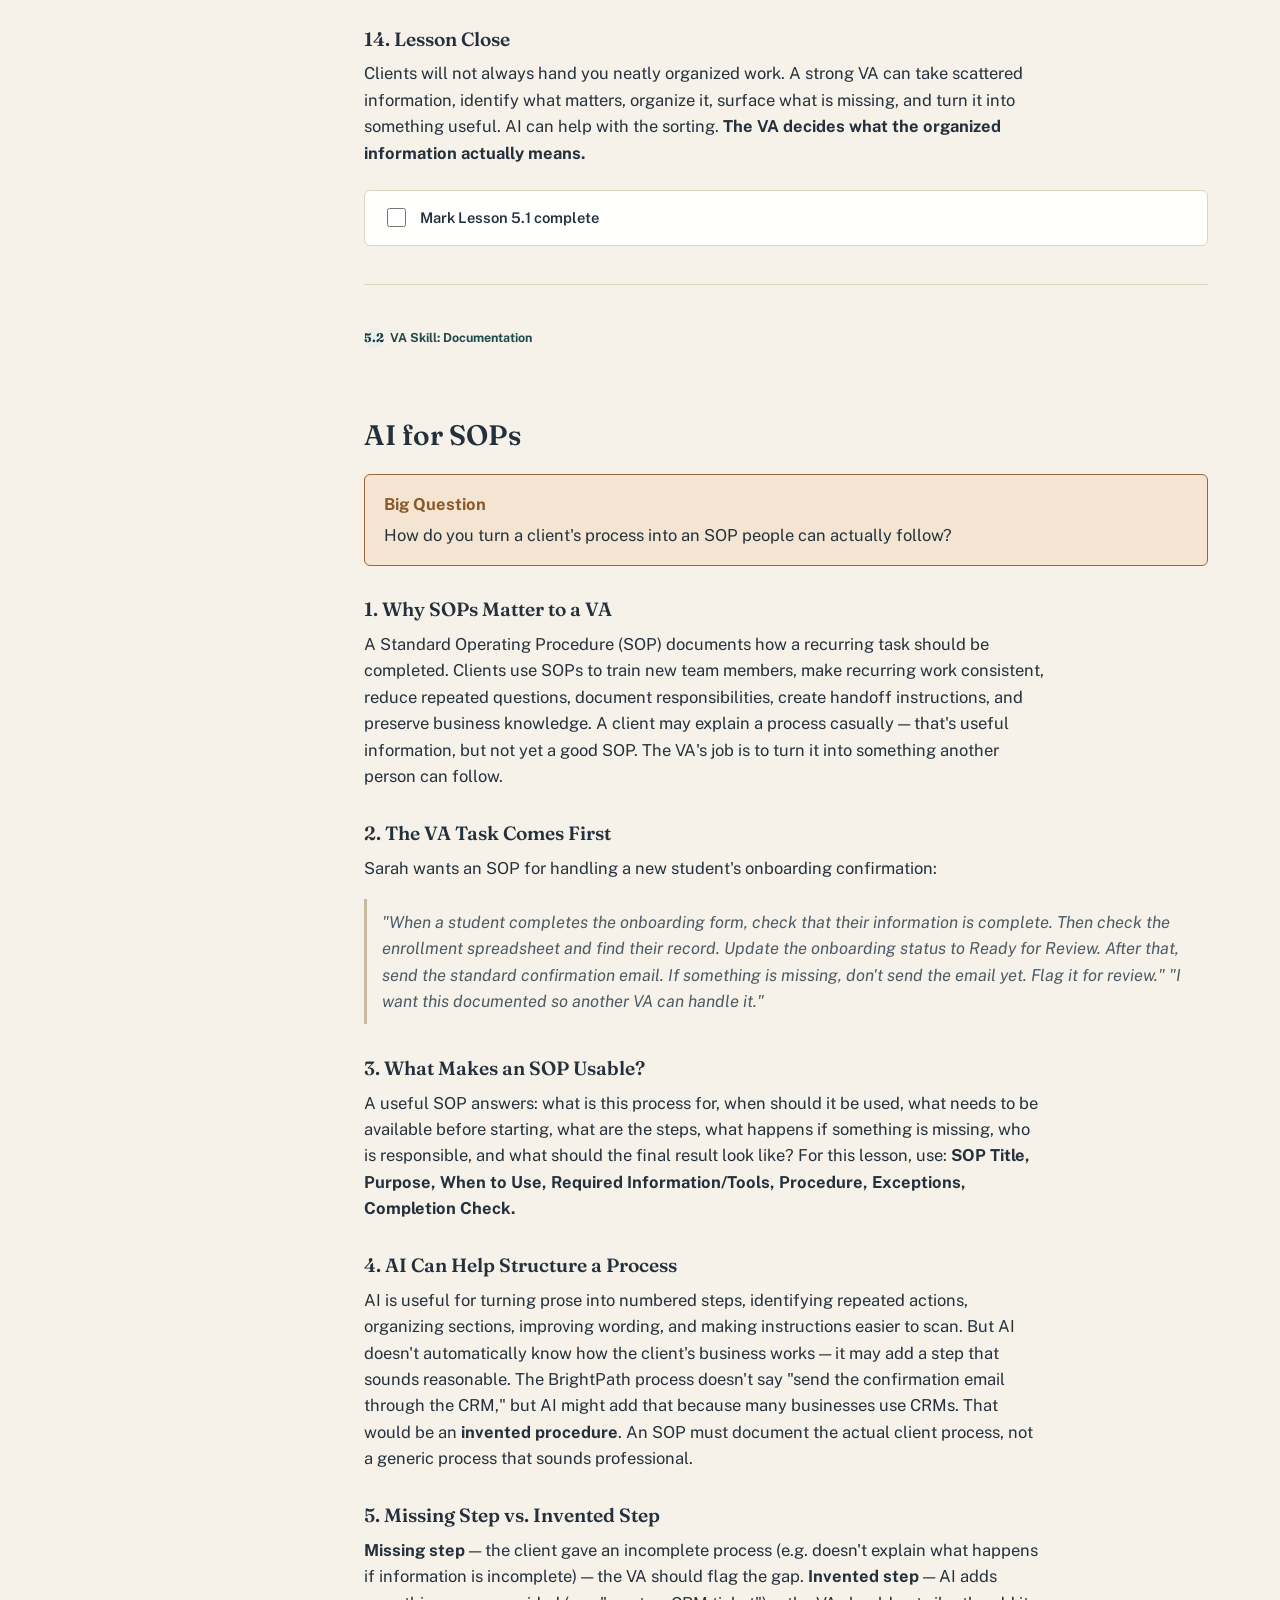
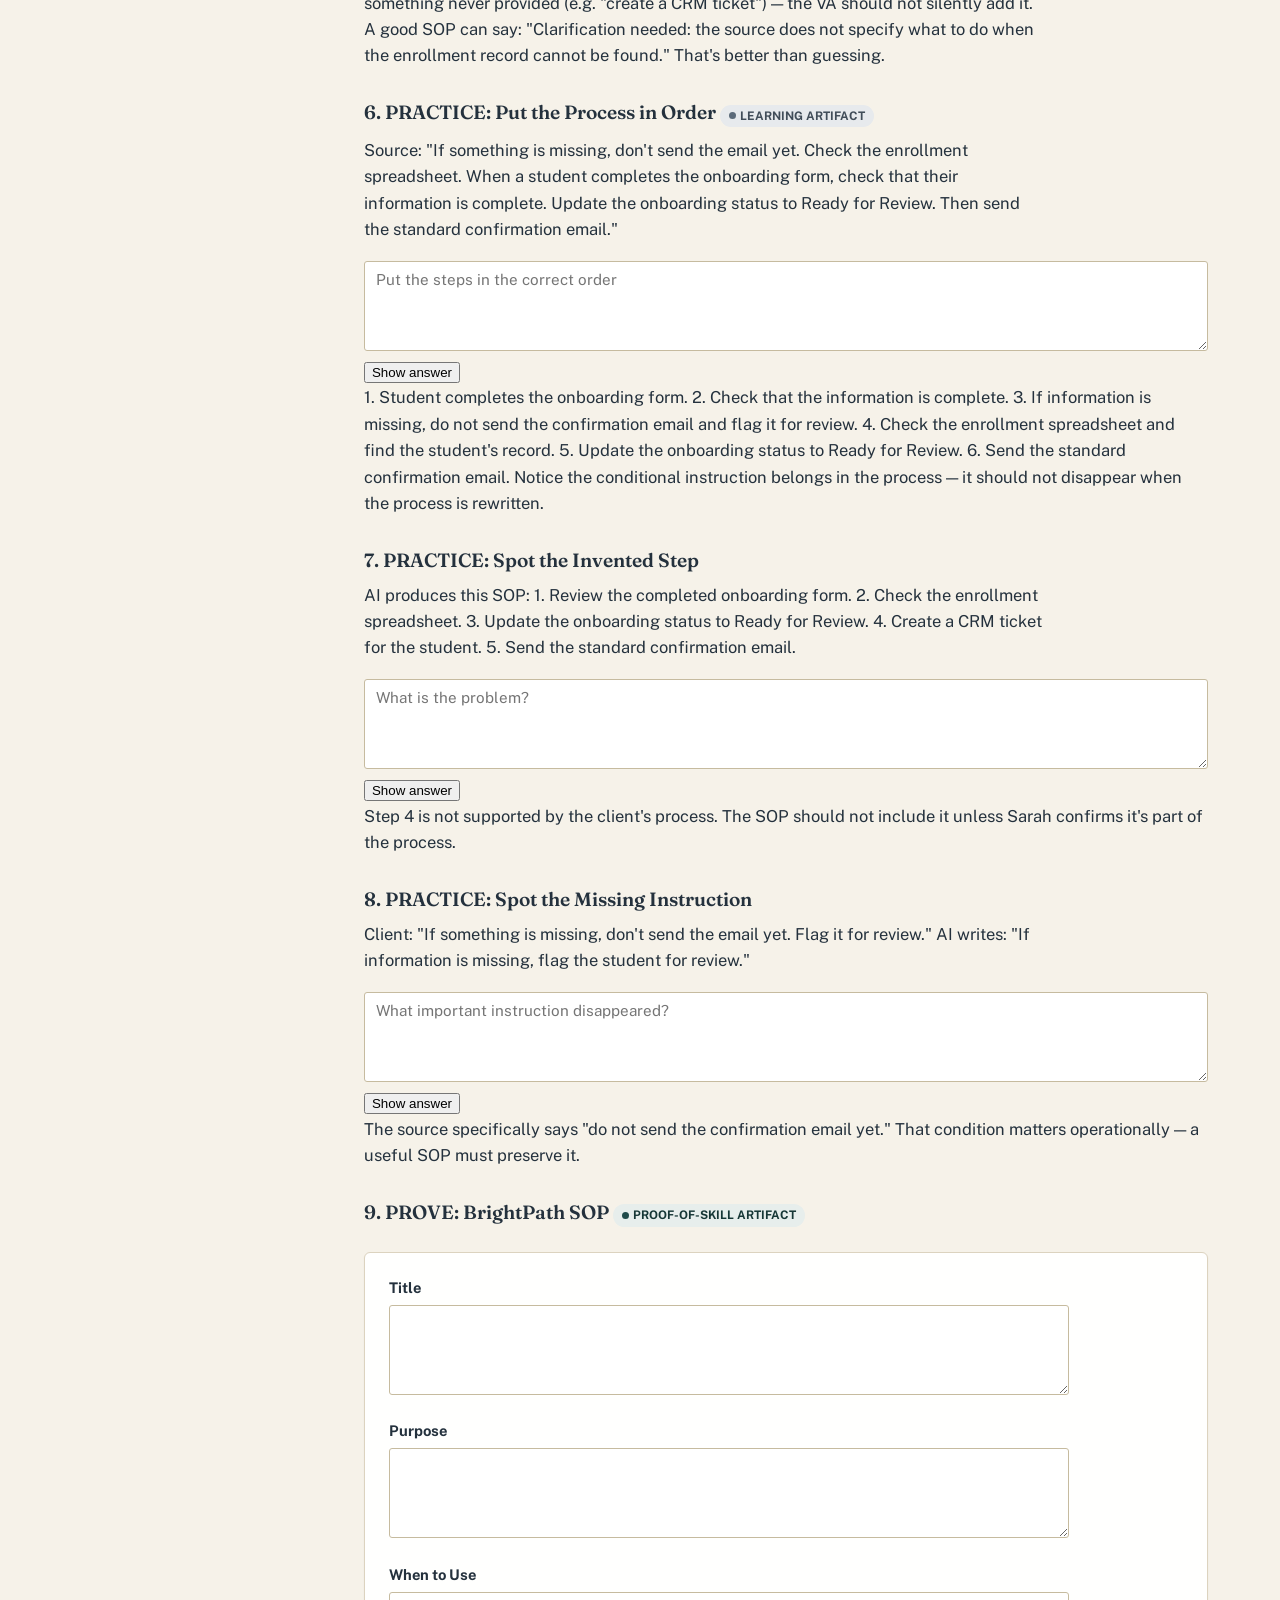
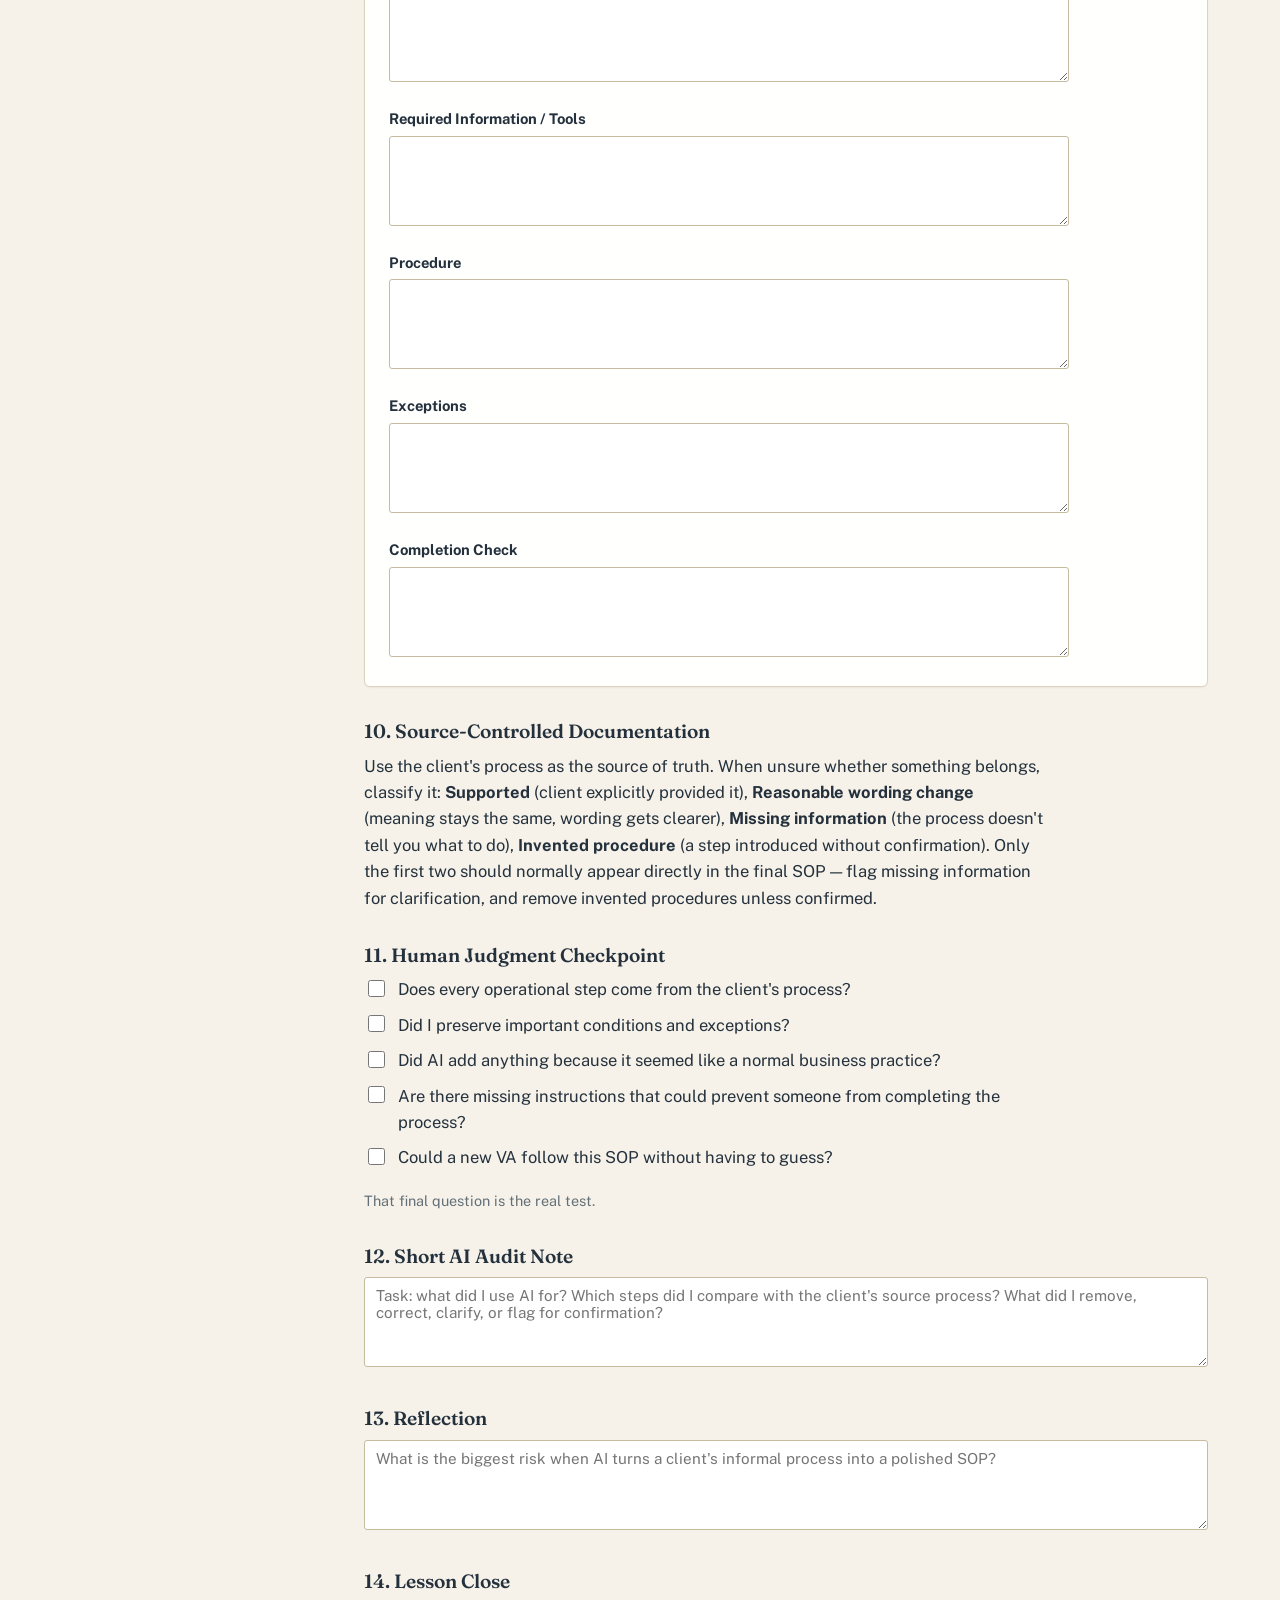
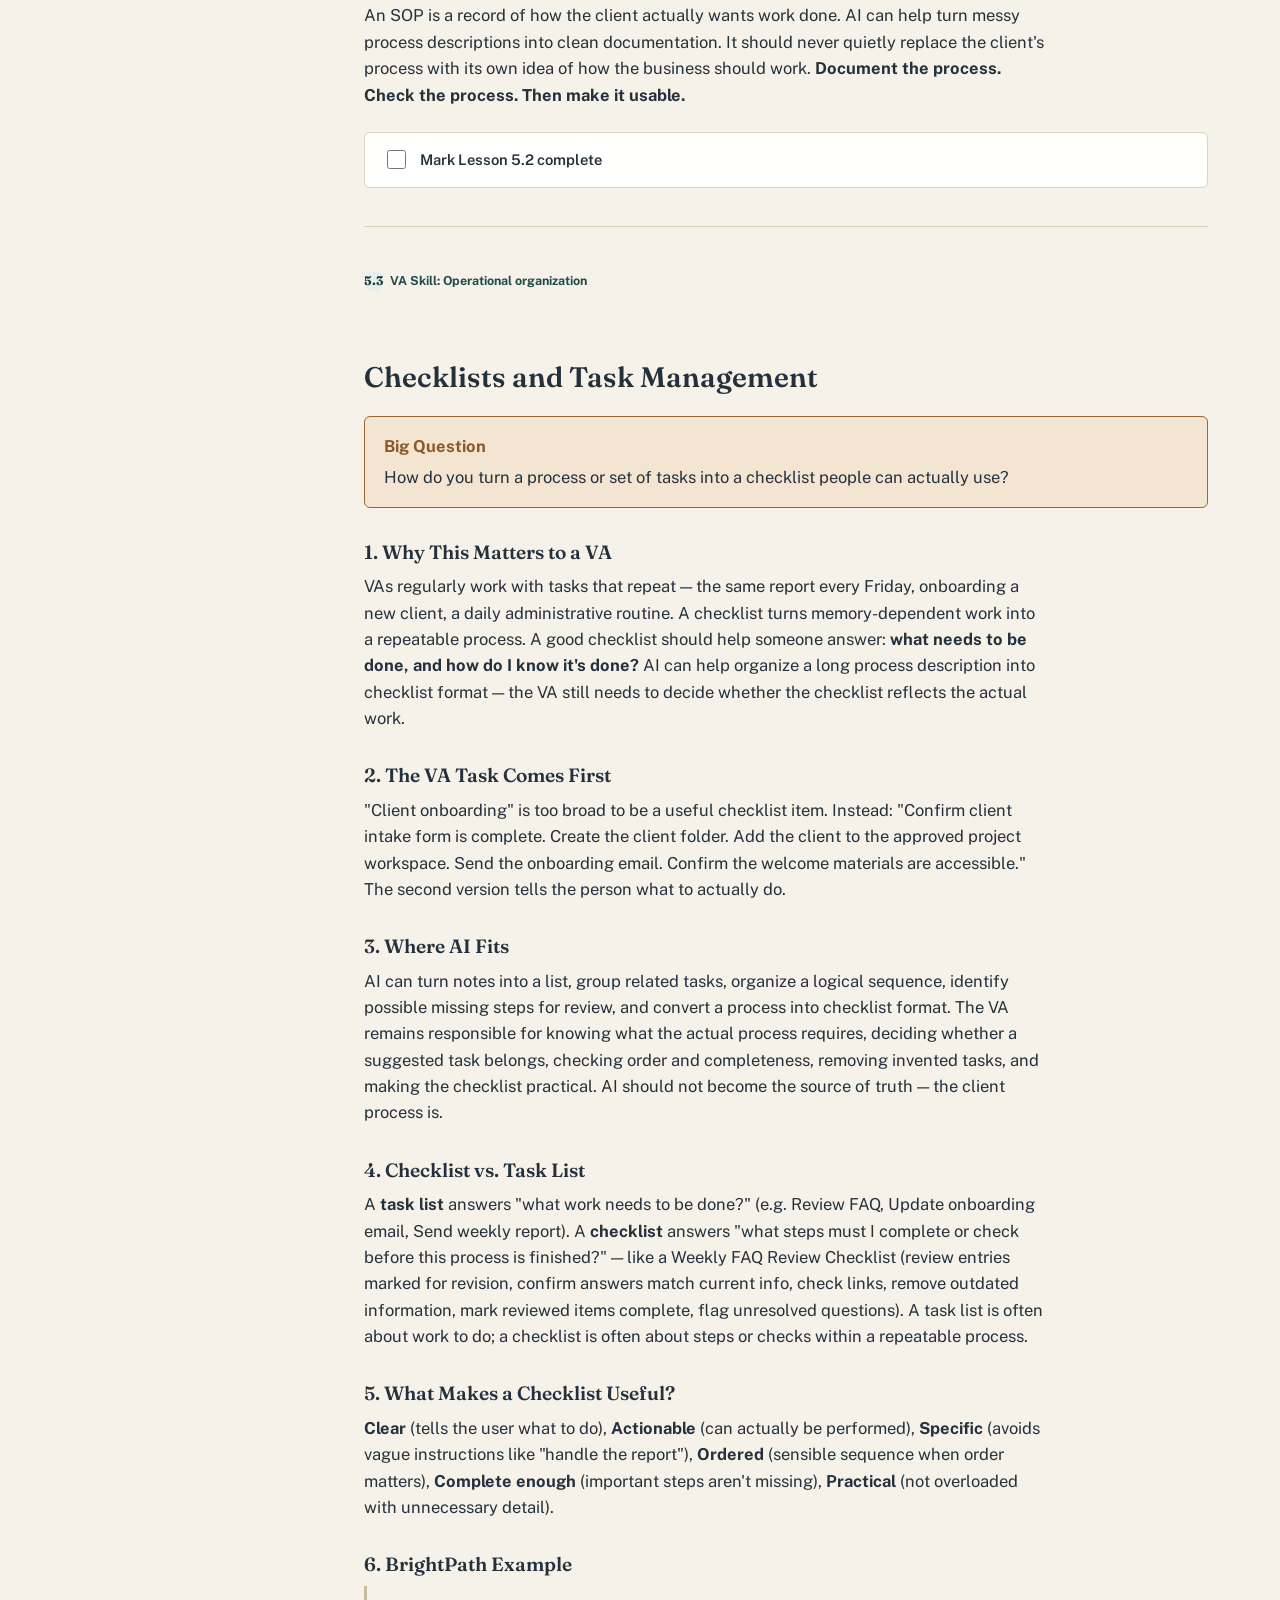
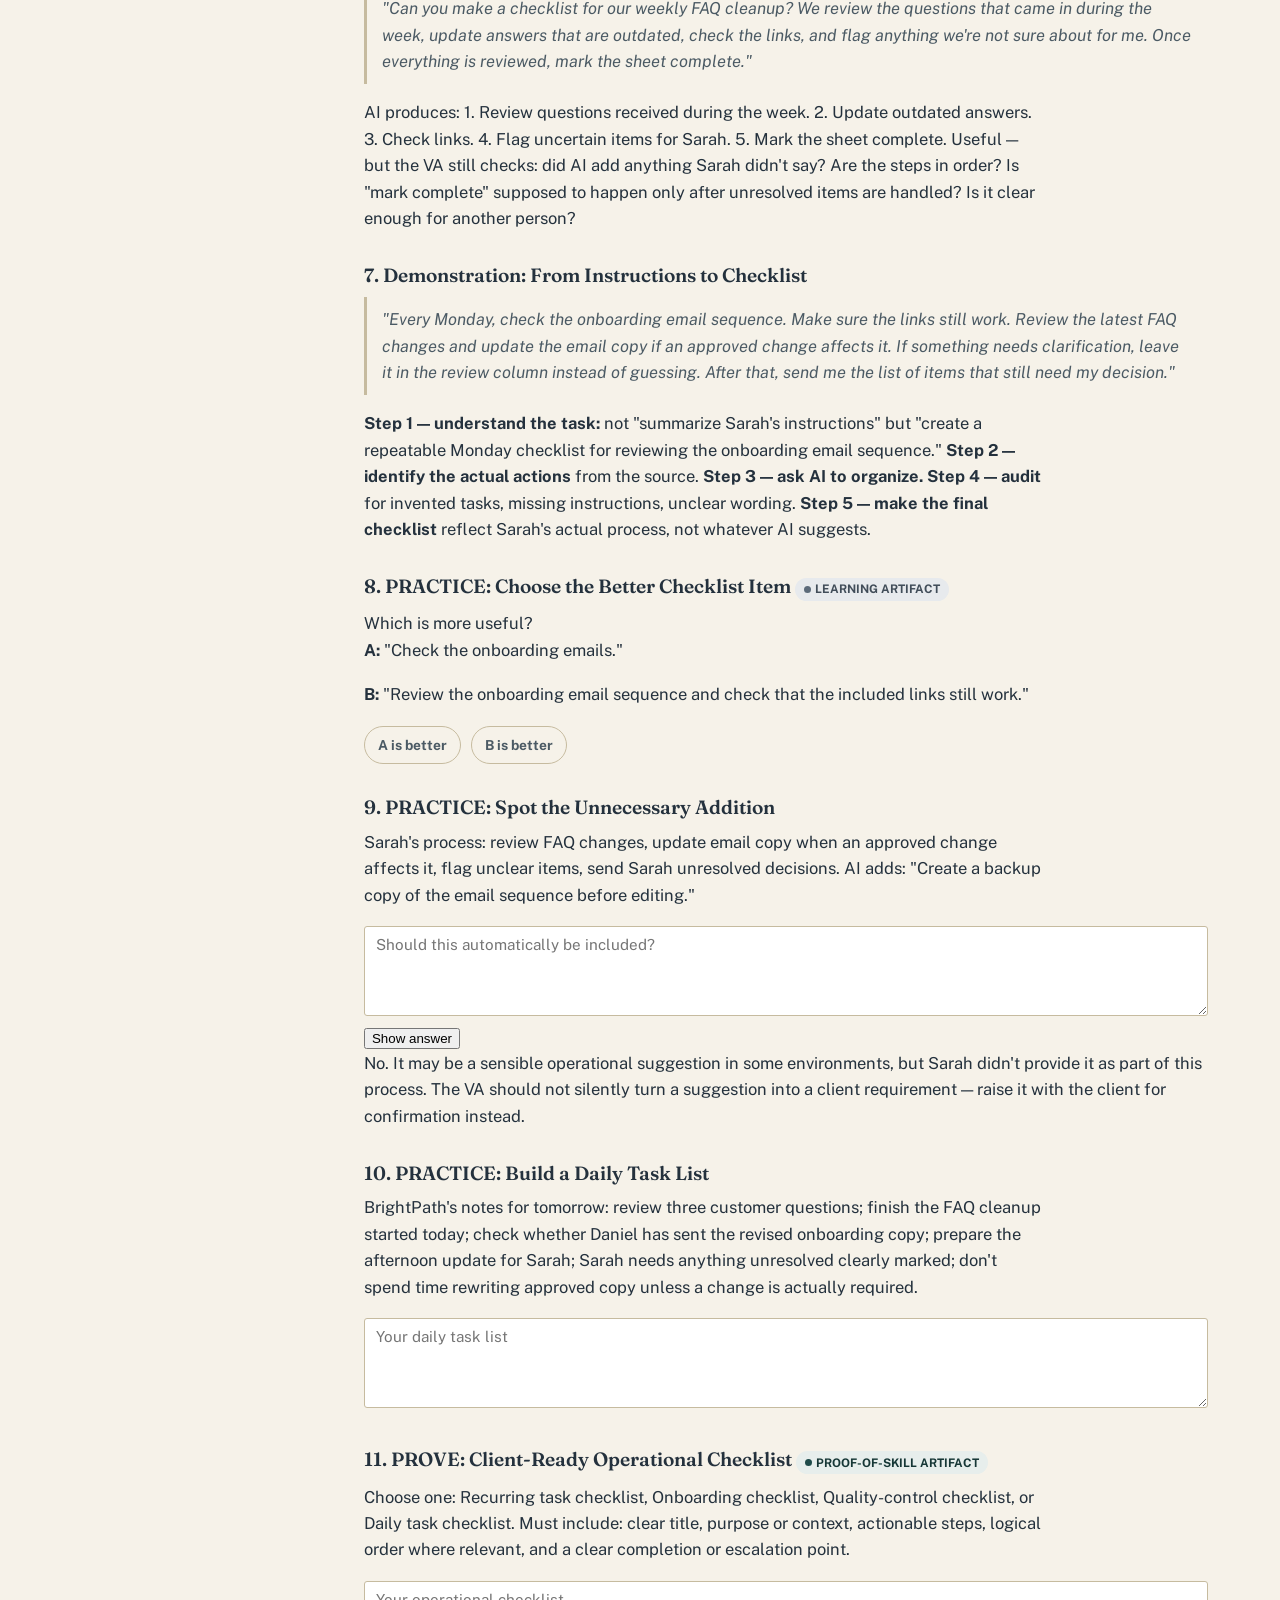
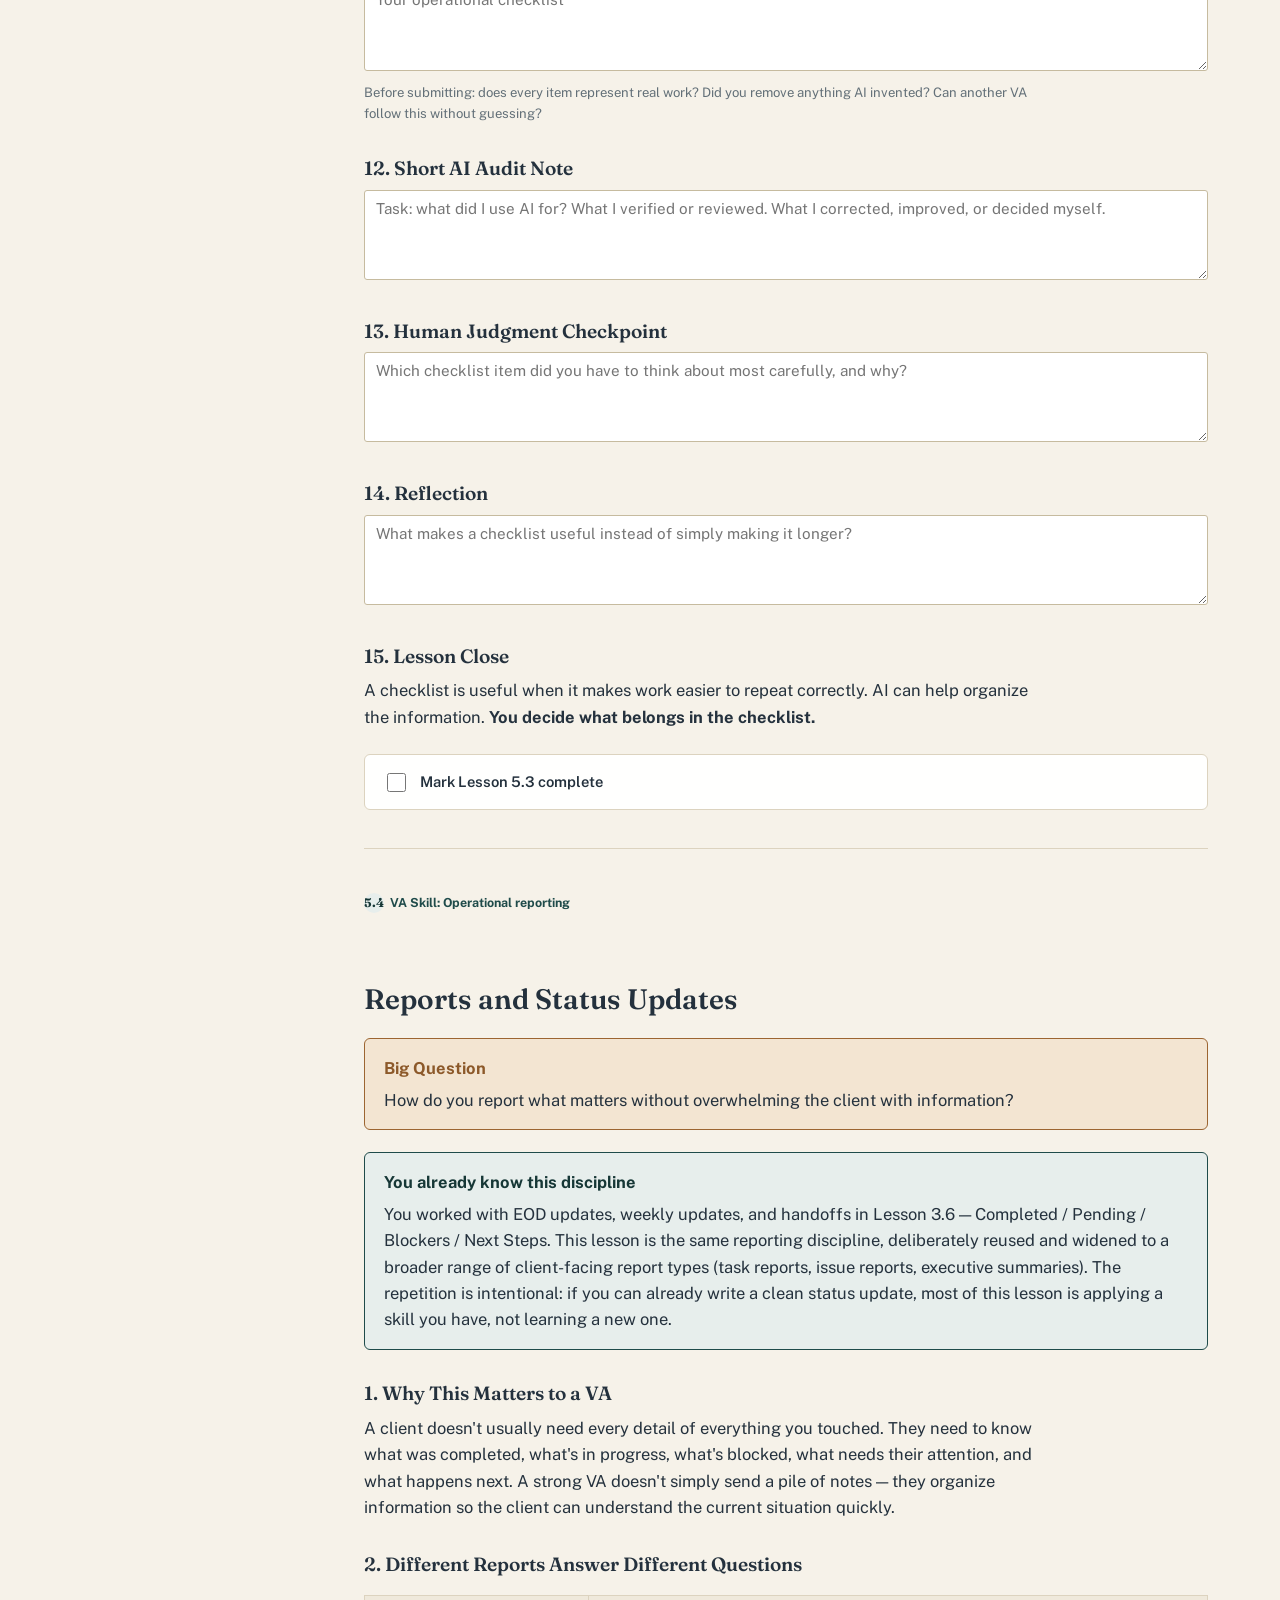
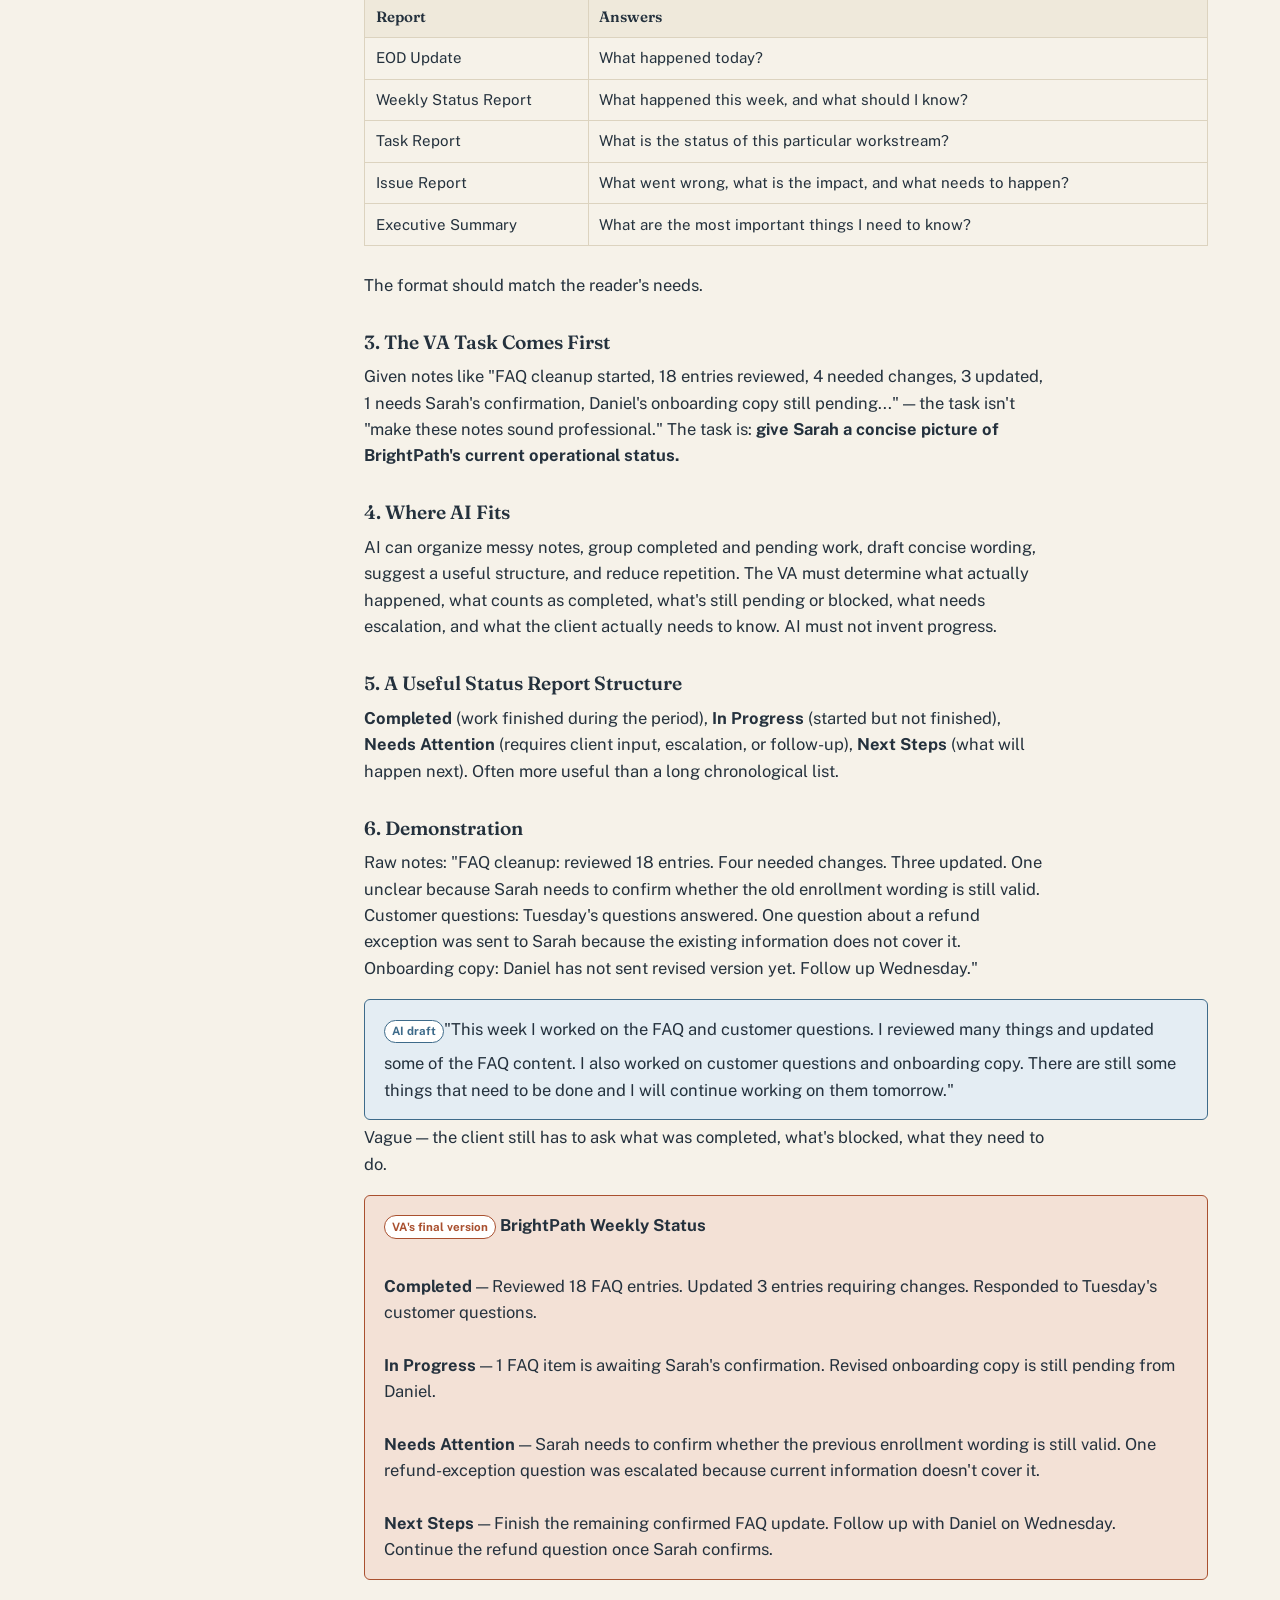
<file: module-5/index.html>
<!DOCTYPE html>
<html lang="en">
<head>
<meta charset="UTF-8">
<meta name="viewport" content="width=device-width, initial-scale=1.0">
<title>Module 5: AI for Admin, Documentation & Operations — AI for Virtual Assistants</title>
<link rel="stylesheet" href="../shared/course.css">
</head>
<body data-page="module" data-module-ids="5.1,5.2,5.3,5.4,5.5,5.6,5.7">
<a class="skip-link" href="#main">Skip to main content</a>

<div class="route-bar">
  <a class="home-btn" href="../">🏠 Home</a>
  <div class="route-crumb">AI for Virtual Assistants <span class="sep">→</span> Module 5</div>
  <div class="route-progress">
    <span data-progress-fraction>0 / 7</span>
    <span class="dots">
      <span class="dot"></span><span class="dot"></span><span class="dot"></span><span class="dot"></span><span class="dot"></span><span class="dot"></span><span class="dot"></span>
    </span>
  </div>
</div>

<div class="page-shell">

  <nav class="lesson-rail" aria-label="Module 5 contents">
    <button class="rail-toggle" aria-expanded="false">Module 5 contents ▾</button>
    <div class="lesson-rail-body">
      <div class="lesson-rail-title">Lessons</div>
      <ol>
        <li><a href="#l5-1" data-progress-id="5.1" class="current"><span class="rail-check"></span>5.1 From Messy Input to Useful Output</a></li>
        <li><a href="#l5-2" data-progress-id="5.2"><span class="rail-check"></span>5.2 AI for SOPs</a></li>
        <li><a href="#l5-3" data-progress-id="5.3"><span class="rail-check"></span>5.3 Checklists and Task Management</a></li>
        <li><a href="#l5-4" data-progress-id="5.4"><span class="rail-check"></span>5.4 Reports and Status Updates</a></li>
        <li><a href="#l5-5" data-progress-id="5.5"><span class="rail-check"></span>5.5 Spreadsheet Assistance: Formulas &amp; Organization</a></li>
        <li><a href="#l5-6" data-progress-id="5.6"><span class="rail-check"></span>5.6 Spreadsheet Assistance: Data Understanding</a></li>
        <li><a href="#l5-7" data-progress-id="5.7"><span class="rail-check"></span>5.7 Process Improvement</a></li>
      </ol>
    </div>
  </nav>

  <main id="main" class="lesson-main">

    <div class="eyebrow"><span class="num">5</span> Module 5 · AI for Admin, Documentation &amp; Operations</div>
    <h1 style="margin-bottom:.3em;">AI for Admin, Documentation &amp; Operations</h1>
    <p class="lede">You've learned where AI fits (Module 1), how to work with it effectively (Module 2), how to apply that to communication (Module 3), and how to work with information responsibly (Module 4). This module applies the same discipline to everyday operational work: messy input, SOPs, checklists, reports, spreadsheets, data, and process improvement.</p>
    <p class="field-hint" style="margin-top:-.6rem;">As before, picking an answer in a practice exercise marks it done in your progress — it isn't graded. The goal is judgment, not a score.</p>

    <!-- ============ LESSON 5.1 ============ -->
    <section id="l5-1">
      <div class="eyebrow"><span class="num">5.1</span> VA Skill: Processing messy information</div>
      <h2>From Messy Input to Useful Output</h2>

      <div class="callout">
        <span class="callout-title">Big Question</span>
        How do you turn messy client information into something the team can actually use?
      </div>

      <h3>1. Why This Matters to a VA</h3>
      <p>Real client work rarely arrives in perfect format — a voice note, a transcript, a long email, several short messages, incomplete instructions, a list of ideas. The client may simply say "can you make sense of this?" That is a real VA task. The skill is not simply summarizing — it's <strong>processing information into an operational output</strong>: a task list, a meeting summary, a checklist, an SOP, a status update, or a set of clarification questions.</p>

      <h3>2. The VA Task Comes First</h3>
      <p>Sarah sends you several pieces of information after a busy week:</p>
      <blockquote style="margin:.4em 0 .9em; padding:.6em .9em; border-left:3px solid var(--line-strong); color: var(--ink-soft); font-style:italic;">
        Message 1: "Need to clean up the onboarding FAQ. Students keep asking about where to find the orientation video."<br><br>
        Message 2: "Daniel said he can review the FAQ after the new copy is ready."<br><br>
        Message 3: "Maya noticed that two FAQ answers are outdated."<br><br>
        Voice note: "Also, please check the welcome email. I think the orientation link is too far down. Don't change anything yet. I want someone to review the layout first. And can you remind Daniel about the FAQ review once the copy is ready?"
      </blockquote>
      <p>The information is scattered. Your first job is to understand what Sarah actually needs.</p>

      <h3>3. Messy Input Does Not Mean Guessing</h3>
      <p>When information is incomplete, AI may try to make it complete — that can create problems. The source says "Daniel can review the FAQ after the new copy is ready." AI might turn this into "Daniel will review the FAQ on Friday." That sounds useful. It's also unsupported. Instead: preserve what is known, identify what is unclear, organize the information, and ask for clarification when necessary.</p>

      <h3>4. From Input to Output</h3>
      <div class="workflow-key" style="grid-template-columns: repeat(auto-fit,minmax(110px,1fr));">
        <div class="wf-card"><h4>Messy Input</h4><p></p></div>
        <div class="wf-card"><h4>Understand</h4><p>the request</p></div>
        <div class="wf-card"><h4>Separate</h4><p>facts, tasks, questions, context</p></div>
        <div class="wf-card"><h4>Organize</h4><p></p></div>
        <div class="wf-card"><h4>Check</h4><p></p></div>
        <div class="wf-card"><h4>Useful Output</h4><p></p></div>
      </div>
      <p>This is similar to the workflow you've already practiced. The difference is that the input here can come in many forms.</p>

      <h3>5. Where AI Fits</h3>
      <p>AI can identify tasks from notes, group related information, organize scattered instructions, convert notes into a checklist, draft a meeting summary, and identify possible clarification questions. The VA still decides what the client actually requested, what is a task versus a comment, what is complete versus pending, what is known versus unclear, what should be prioritized, and whether AI added information that was never provided.</p>

      <h3>6. PRACTICE: Sort the Mess <span class="tag tag-learning">LEARNING ARTIFACT</span></h3>
      <p>Using the BrightPath messages above, sort the information into four categories: Tasks, Context, Decisions/Constraints, Questions/Unknowns.</p>
      <textarea data-save-id="5.1-sort-mess" placeholder="Tasks / Context / Decisions / Questions"></textarea>
      <button class="reveal-btn" data-reveal-btn="reveal-5-1-sort">Show one reasonable sort</button>
      <div class="reveal-panel" id="reveal-5-1-sort">
        <p><strong>Tasks:</strong> Review the onboarding FAQ; identify the two outdated FAQ answers; review the welcome email layout; remind Daniel about the FAQ review when the copy is ready.</p>
        <p><strong>Context:</strong> Students are asking where to find the orientation video; Maya noticed two outdated FAQ answers.</p>
        <p><strong>Decision/Constraint:</strong> Do not change the welcome email yet; review the layout first.</p>
        <p style="margin-bottom:0;"><strong>Unknown:</strong> When exactly will the new FAQ copy be ready? When will Daniel review it?</p>
      </div>
      <p class="field-hint">The important skill is recognizing that not every sentence is a task.</p>

      <h3>7. PRACTICE: Catch the Invented Detail</h3>
      <p>Source: "Daniel can review the FAQ after the new copy is ready." AI output: "Daniel will review the FAQ on Friday."</p>
      <textarea data-save-id="5.1-invented-detail" placeholder="What should you do?"></textarea>
      <button class="reveal-btn" data-reveal-btn="reveal-5-1-invented">Show suggested answer</button>
      <div class="reveal-panel" id="reveal-5-1-invented">Remove the specific Friday deadline — the source doesn't provide one. A better task entry: "Daniel to review the FAQ after the new copy is ready."</div>

      <h3>8. PRACTICE: Choose the Right Output</h3>
      <p>The same AI capability can support different VA outputs — the task determines the structure.</p>
      <table>
        <tr><th>Input</th><th>Best Output</th></tr>
        <tr><td>A client sends a voice note listing several things that need to be done this week.</td><td>Task list</td></tr>
        <tr><td>A meeting transcript contains decisions, action items, and unresolved questions.</td><td>Meeting summary</td></tr>
        <tr><td>A client describes a recurring process that someone needs to follow.</td><td>SOP or checklist</td></tr>
        <tr><td>Several completed tasks and blockers need to be communicated to the client.</td><td>Status update</td></tr>
      </table>

      <h3>9. PROVE: Messy Input → Organized Output Package <span class="tag tag-proof">PROOF-OF-SKILL ARTIFACT</span></h3>
      <p>Sarah sends you a messy collection of BrightPath notes. Turn them into an Organized Output Package.</p>
      <div class="card">
        <div class="field"><label>1. Task List (task, owner if stated, timing/dependency if stated, status if supported)</label><textarea data-save-id="5.1-package-tasks"></textarea></div>
        <div class="field"><label>2. Clarification List — information genuinely missing that would affect execution</label><textarea data-save-id="5.1-package-clarify"></textarea></div>
        <div class="field" style="margin-bottom:0;"><label>3. Short Client Update — what's been organized and what still needs clarification</label><textarea data-save-id="5.1-package-update"></textarea></div>
      </div>

      <h3>10. AI-Assisted Workflow</h3>
      <div class="workflow-key" style="grid-template-columns: repeat(auto-fit,minmax(120px,1fr));">
        <div class="wf-card"><h4>1. Understand</h4><p>Identify what Sarah actually wants.</p></div>
        <div class="wf-card"><h4>2. Prepare</h4><p>Separate relevant information; remove anything that shouldn't go into AI.</p></div>
        <div class="wf-card"><h4>3. Define</h4><p>Decide what the task list and clarification list need to contain.</p></div>
        <div class="wf-card"><h4>4. Use AI</h4><p>Use AI to organize the information.</p></div>
        <div class="wf-card"><h4>5. Audit</h4><p>Check names, owners, statuses, deadlines, dependencies, unsupported additions.</p></div>
        <div class="wf-card"><h4>6. Correct</h4><p>Fix anything inaccurate or unclear.</p></div>
        <div class="wf-card"><h4>7. Deliver</h4><p>Make sure the package is useful without requiring Sarah to reconstruct the notes.</p></div>
      </div>

      <h3>11. Human Judgment Checkpoint</h3>
      <p>Did I organize the information, or did I accidentally make decisions the client never made? Which details came directly from the source, and which required my judgment? Are there gaps that should remain visible instead of being filled in?</p>
      <textarea data-save-id="5.1-checkpoint"></textarea>

      <h3>12. Short AI Audit Note</h3>
      <textarea data-save-id="5.1-audit-note" placeholder="Task: what did I use AI for? What I compared against the original input. What I corrected, removed, or left unresolved."></textarea>

      <h3>13. Reflection</h3>
      <textarea data-save-id="5.1-reflect" placeholder="When messy information is incomplete, what is more useful for a client: a confident guess or a clearly identified gap? Why?"></textarea>

      <h3>14. Lesson Close</h3>
      <p>Clients will not always hand you neatly organized work. A strong VA can take scattered information, identify what matters, organize it, surface what is missing, and turn it into something useful. AI can help with the sorting. <strong>The VA decides what the organized information actually means.</strong></p>

      <div class="mark-done-row">
        <input type="checkbox" id="done-5-1" data-complete-id="5.1">
        <label for="done-5-1">Mark Lesson 5.1 complete</label>
      </div>
    </section>

    <hr class="divider">

    <!-- ============ LESSON 5.2 ============ -->
    <section id="l5-2">
      <div class="eyebrow"><span class="num">5.2</span> VA Skill: Documentation</div>
      <h2>AI for SOPs</h2>

      <div class="callout">
        <span class="callout-title">Big Question</span>
        How do you turn a client's process into an SOP people can actually follow?
      </div>

      <h3>1. Why SOPs Matter to a VA</h3>
      <p>A Standard Operating Procedure (SOP) documents how a recurring task should be completed. Clients use SOPs to train new team members, make recurring work consistent, reduce repeated questions, document responsibilities, create handoff instructions, and preserve business knowledge. A client may explain a process casually — that's useful information, but not yet a good SOP. The VA's job is to turn it into something another person can follow.</p>

      <h3>2. The VA Task Comes First</h3>
      <p>Sarah wants an SOP for handling a new student's onboarding confirmation:</p>
      <blockquote style="margin:.4em 0 .9em; padding:.6em .9em; border-left:3px solid var(--line-strong); color: var(--ink-soft); font-style:italic;">"When a student completes the onboarding form, check that their information is complete. Then check the enrollment spreadsheet and find their record. Update the onboarding status to Ready for Review. After that, send the standard confirmation email. If something is missing, don't send the email yet. Flag it for review." "I want this documented so another VA can handle it."</blockquote>

      <h3>3. What Makes an SOP Usable?</h3>
      <p>A useful SOP answers: what is this process for, when should it be used, what needs to be available before starting, what are the steps, what happens if something is missing, who is responsible, and what should the final result look like? For this lesson, use: <strong>SOP Title, Purpose, When to Use, Required Information/Tools, Procedure, Exceptions, Completion Check.</strong></p>

      <h3>4. AI Can Help Structure a Process</h3>
      <p>AI is useful for turning prose into numbered steps, identifying repeated actions, organizing sections, improving wording, and making instructions easier to scan. But AI doesn't automatically know how the client's business works — it may add a step that sounds reasonable. The BrightPath process doesn't say "send the confirmation email through the CRM," but AI might add that because many businesses use CRMs. That would be an <strong>invented procedure</strong>. An SOP must document the actual client process, not a generic process that sounds professional.</p>

      <h3>5. Missing Step vs. Invented Step</h3>
      <p><strong>Missing step</strong> — the client gave an incomplete process (e.g. doesn't explain what happens if information is incomplete) — the VA should flag the gap. <strong>Invented step</strong> — AI adds something never provided (e.g. "create a CRM ticket") — the VA should not silently add it. A good SOP can say: "Clarification needed: the source does not specify what to do when the enrollment record cannot be found." That's better than guessing.</p>

      <h3>6. PRACTICE: Put the Process in Order <span class="tag tag-learning">LEARNING ARTIFACT</span></h3>
      <p>Source: "If something is missing, don't send the email yet. Check the enrollment spreadsheet. When a student completes the onboarding form, check that their information is complete. Update the onboarding status to Ready for Review. Then send the standard confirmation email."</p>
      <textarea data-save-id="5.2-order" placeholder="Put the steps in the correct order"></textarea>
      <button class="reveal-btn" data-reveal-btn="reveal-5-2-order">Show answer</button>
      <div class="reveal-panel" id="reveal-5-2-order">1. Student completes the onboarding form. 2. Check that the information is complete. 3. If information is missing, do not send the confirmation email and flag it for review. 4. Check the enrollment spreadsheet and find the student's record. 5. Update the onboarding status to Ready for Review. 6. Send the standard confirmation email. Notice the conditional instruction belongs in the process — it should not disappear when the process is rewritten.</div>

      <h3>7. PRACTICE: Spot the Invented Step</h3>
      <p>AI produces this SOP: 1. Review the completed onboarding form. 2. Check the enrollment spreadsheet. 3. Update the onboarding status to Ready for Review. 4. Create a CRM ticket for the student. 5. Send the standard confirmation email.</p>
      <textarea data-save-id="5.2-invented-step" placeholder="What is the problem?"></textarea>
      <button class="reveal-btn" data-reveal-btn="reveal-5-2-invented">Show answer</button>
      <div class="reveal-panel" id="reveal-5-2-invented">Step 4 is not supported by the client's process. The SOP should not include it unless Sarah confirms it's part of the process.</div>

      <h3>8. PRACTICE: Spot the Missing Instruction</h3>
      <p>Client: "If something is missing, don't send the email yet. Flag it for review." AI writes: "If information is missing, flag the student for review."</p>
      <textarea data-save-id="5.2-missing-instruction" placeholder="What important instruction disappeared?"></textarea>
      <button class="reveal-btn" data-reveal-btn="reveal-5-2-missing">Show answer</button>
      <div class="reveal-panel" id="reveal-5-2-missing">The source specifically says "do not send the confirmation email yet." That condition matters operationally — a useful SOP must preserve it.</div>

      <h3>9. PROVE: BrightPath SOP <span class="tag tag-proof">PROOF-OF-SKILL ARTIFACT</span></h3>
      <div class="card">
        <div class="field"><label>Title</label><textarea data-save-id="5.2-sop-title"></textarea></div>
        <div class="field"><label>Purpose</label><textarea data-save-id="5.2-sop-purpose"></textarea></div>
        <div class="field"><label>When to Use</label><textarea data-save-id="5.2-sop-when"></textarea></div>
        <div class="field"><label>Required Information / Tools</label><textarea data-save-id="5.2-sop-required"></textarea></div>
        <div class="field"><label>Procedure</label><textarea data-save-id="5.2-sop-procedure"></textarea></div>
        <div class="field"><label>Exceptions</label><textarea data-save-id="5.2-sop-exceptions"></textarea></div>
        <div class="field" style="margin-bottom:0;"><label>Completion Check</label><textarea data-save-id="5.2-sop-completion"></textarea></div>
      </div>

      <h3>10. Source-Controlled Documentation</h3>
      <p>Use the client's process as the source of truth. When unsure whether something belongs, classify it: <strong>Supported</strong> (client explicitly provided it), <strong>Reasonable wording change</strong> (meaning stays the same, wording gets clearer), <strong>Missing information</strong> (the process doesn't tell you what to do), <strong>Invented procedure</strong> (a step introduced without confirmation). Only the first two should normally appear directly in the final SOP — flag missing information for clarification, and remove invented procedures unless confirmed.</p>

      <h3>11. Human Judgment Checkpoint</h3>
      <ul class="checklist">
        <li><input type="checkbox" data-checklist-id="5.2-check-1"><span>Does every operational step come from the client's process?</span></li>
        <li><input type="checkbox" data-checklist-id="5.2-check-2"><span>Did I preserve important conditions and exceptions?</span></li>
        <li><input type="checkbox" data-checklist-id="5.2-check-3"><span>Did AI add anything because it seemed like a normal business practice?</span></li>
        <li><input type="checkbox" data-checklist-id="5.2-check-4"><span>Are there missing instructions that could prevent someone from completing the process?</span></li>
        <li><input type="checkbox" data-checklist-id="5.2-check-5"><span>Could a new VA follow this SOP without having to guess?</span></li>
      </ul>
      <p style="font-size:.9rem; color:var(--ink-faint);">That final question is the real test.</p>

      <h3>12. Short AI Audit Note</h3>
      <textarea data-save-id="5.2-audit-note" placeholder="Task: what did I use AI for? Which steps did I compare with the client's source process? What did I remove, correct, clarify, or flag for confirmation?"></textarea>

      <h3>13. Reflection</h3>
      <textarea data-save-id="5.2-reflect" placeholder="What is the biggest risk when AI turns a client's informal process into a polished SOP?"></textarea>

      <h3>14. Lesson Close</h3>
      <p>An SOP is a record of how the client actually wants work done. AI can help turn messy process descriptions into clean documentation. It should never quietly replace the client's process with its own idea of how the business should work. <strong>Document the process. Check the process. Then make it usable.</strong></p>

      <div class="mark-done-row">
        <input type="checkbox" id="done-5-2" data-complete-id="5.2">
        <label for="done-5-2">Mark Lesson 5.2 complete</label>
      </div>
    </section>

    <hr class="divider">

    <!-- ============ LESSON 5.3 ============ -->
    <section id="l5-3">
      <div class="eyebrow"><span class="num">5.3</span> VA Skill: Operational organization</div>
      <h2>Checklists and Task Management</h2>

      <div class="callout">
        <span class="callout-title">Big Question</span>
        How do you turn a process or set of tasks into a checklist people can actually use?
      </div>

      <h3>1. Why This Matters to a VA</h3>
      <p>VAs regularly work with tasks that repeat — the same report every Friday, onboarding a new client, a daily administrative routine. A checklist turns memory-dependent work into a repeatable process. A good checklist should help someone answer: <strong>what needs to be done, and how do I know it's done?</strong> AI can help organize a long process description into checklist format — the VA still needs to decide whether the checklist reflects the actual work.</p>

      <h3>2. The VA Task Comes First</h3>
      <p>"Client onboarding" is too broad to be a useful checklist item. Instead: "Confirm client intake form is complete. Create the client folder. Add the client to the approved project workspace. Send the onboarding email. Confirm the welcome materials are accessible." The second version tells the person what to actually do.</p>

      <h3>3. Where AI Fits</h3>
      <p>AI can turn notes into a list, group related tasks, organize a logical sequence, identify possible missing steps for review, and convert a process into checklist format. The VA remains responsible for knowing what the actual process requires, deciding whether a suggested task belongs, checking order and completeness, removing invented tasks, and making the checklist practical. AI should not become the source of truth — the client process is.</p>

      <h3>4. Checklist vs. Task List</h3>
      <p>A <strong>task list</strong> answers "what work needs to be done?" (e.g. Review FAQ, Update onboarding email, Send weekly report). A <strong>checklist</strong> answers "what steps must I complete or check before this process is finished?" — like a Weekly FAQ Review Checklist (review entries marked for revision, confirm answers match current info, check links, remove outdated information, mark reviewed items complete, flag unresolved questions). A task list is often about work to do; a checklist is often about steps or checks within a repeatable process.</p>

      <h3>5. What Makes a Checklist Useful?</h3>
      <p><strong>Clear</strong> (tells the user what to do), <strong>Actionable</strong> (can actually be performed), <strong>Specific</strong> (avoids vague instructions like "handle the report"), <strong>Ordered</strong> (sensible sequence when order matters), <strong>Complete enough</strong> (important steps aren't missing), <strong>Practical</strong> (not overloaded with unnecessary detail).</p>

      <h3>6. BrightPath Example</h3>
      <blockquote style="margin:.4em 0 .9em; padding:.6em .9em; border-left:3px solid var(--line-strong); color: var(--ink-soft); font-style:italic;">"Can you make a checklist for our weekly FAQ cleanup? We review the questions that came in during the week, update answers that are outdated, check the links, and flag anything we're not sure about for me. Once everything is reviewed, mark the sheet complete."</blockquote>
      <p>AI produces: 1. Review questions received during the week. 2. Update outdated answers. 3. Check links. 4. Flag uncertain items for Sarah. 5. Mark the sheet complete. Useful — but the VA still checks: did AI add anything Sarah didn't say? Are the steps in order? Is "mark complete" supposed to happen only after unresolved items are handled? Is it clear enough for another person?</p>

      <h3>7. Demonstration: From Instructions to Checklist</h3>
      <blockquote style="margin:.4em 0 .9em; padding:.6em .9em; border-left:3px solid var(--line-strong); color: var(--ink-soft); font-style:italic;">"Every Monday, check the onboarding email sequence. Make sure the links still work. Review the latest FAQ changes and update the email copy if an approved change affects it. If something needs clarification, leave it in the review column instead of guessing. After that, send me the list of items that still need my decision."</blockquote>
      <p><strong>Step 1 — understand the task:</strong> not "summarize Sarah's instructions" but "create a repeatable Monday checklist for reviewing the onboarding email sequence." <strong>Step 2 — identify the actual actions</strong> from the source. <strong>Step 3 — ask AI to organize.</strong> <strong>Step 4 — audit</strong> for invented tasks, missing instructions, unclear wording. <strong>Step 5 — make the final checklist</strong> reflect Sarah's actual process, not whatever AI suggests.</p>

      <h3>8. PRACTICE: Choose the Better Checklist Item <span class="tag tag-learning">LEARNING ARTIFACT</span></h3>
      <div class="request-card" data-decision-exercise data-correct="B" data-key="5.3-practice-1">
        <span class="req-num">Which is more useful?</span>
        <p><strong>A:</strong> "Check the onboarding emails."</p>
        <p><strong>B:</strong> "Review the onboarding email sequence and check that the included links still work."</p>
        <div class="decision-group">
          <div class="decision-opt" data-v="A"><input type="radio" name="p53-1" id="p53-1-a" value="A"><label for="p53-1-a">A is better</label></div>
          <div class="decision-opt" data-v="B"><input type="radio" name="p53-1" id="p53-1-b" value="B"><label for="p53-1-b">B is better</label></div>
        </div>
        <div class="feedback">B — it tells the person what to review and what specifically to check.</div>
      </div>

      <h3>9. PRACTICE: Spot the Unnecessary Addition</h3>
      <p>Sarah's process: review FAQ changes, update email copy when an approved change affects it, flag unclear items, send Sarah unresolved decisions. AI adds: "Create a backup copy of the email sequence before editing."</p>
      <textarea data-save-id="5.3-unnecessary" placeholder="Should this automatically be included?"></textarea>
      <button class="reveal-btn" data-reveal-btn="reveal-5-3-unnecessary">Show answer</button>
      <div class="reveal-panel" id="reveal-5-3-unnecessary">No. It may be a sensible operational suggestion in some environments, but Sarah didn't provide it as part of this process. The VA should not silently turn a suggestion into a client requirement — raise it with the client for confirmation instead.</div>

      <h3>10. PRACTICE: Build a Daily Task List</h3>
      <p>BrightPath's notes for tomorrow: review three customer questions; finish the FAQ cleanup started today; check whether Daniel has sent the revised onboarding copy; prepare the afternoon update for Sarah; Sarah needs anything unresolved clearly marked; don't spend time rewriting approved copy unless a change is actually required.</p>
      <textarea data-save-id="5.3-daily-list" placeholder="Your daily task list"></textarea>

      <h3>11. PROVE: Client-Ready Operational Checklist <span class="tag tag-proof">PROOF-OF-SKILL ARTIFACT</span></h3>
      <p>Choose one: Recurring task checklist, Onboarding checklist, Quality-control checklist, or Daily task checklist. Must include: clear title, purpose or context, actionable steps, logical order where relevant, and a clear completion or escalation point.</p>
      <textarea data-save-id="5.3-prove-checklist" placeholder="Your operational checklist"></textarea>
      <p class="field-hint">Before submitting: does every item represent real work? Did you remove anything AI invented? Can another VA follow this without guessing?</p>

      <h3>12. Short AI Audit Note</h3>
      <textarea data-save-id="5.3-audit-note" placeholder="Task: what did I use AI for? What I verified or reviewed. What I corrected, improved, or decided myself."></textarea>

      <h3>13. Human Judgment Checkpoint</h3>
      <textarea data-save-id="5.3-checkpoint" placeholder="Which checklist item did you have to think about most carefully, and why?"></textarea>

      <h3>14. Reflection</h3>
      <textarea data-save-id="5.3-reflect" placeholder="What makes a checklist useful instead of simply making it longer?"></textarea>

      <h3>15. Lesson Close</h3>
      <p>A checklist is useful when it makes work easier to repeat correctly. AI can help organize the information. <strong>You decide what belongs in the checklist.</strong></p>

      <div class="mark-done-row">
        <input type="checkbox" id="done-5-3" data-complete-id="5.3">
        <label for="done-5-3">Mark Lesson 5.3 complete</label>
      </div>
    </section>

    <hr class="divider">

    <!-- ============ LESSON 5.4 ============ -->
    <section id="l5-4">
      <div class="eyebrow"><span class="num">5.4</span> VA Skill: Operational reporting</div>
      <h2>Reports and Status Updates</h2>

      <div class="callout">
        <span class="callout-title">Big Question</span>
        How do you report what matters without overwhelming the client with information?
      </div>
      <div class="callout" style="border-color:var(--ledger); background:var(--ledger-tint);">
        <span class="callout-title" style="color:var(--ledger-dark);">You already know this discipline</span>
        You worked with EOD updates, weekly updates, and handoffs in Lesson 3.6 — Completed / Pending / Blockers / Next Steps. This lesson is the same reporting discipline, deliberately reused and widened to a broader range of client-facing report types (task reports, issue reports, executive summaries). The repetition is intentional: if you can already write a clean status update, most of this lesson is applying a skill you have, not learning a new one.
      </div>

      <h3>1. Why This Matters to a VA</h3>
      <p>A client doesn't usually need every detail of everything you touched. They need to know what was completed, what's in progress, what's blocked, what needs their attention, and what happens next. A strong VA doesn't simply send a pile of notes — they organize information so the client can understand the current situation quickly.</p>

      <h3>2. Different Reports Answer Different Questions</h3>
      <table>
        <tr><th>Report</th><th>Answers</th></tr>
        <tr><td>EOD Update</td><td>What happened today?</td></tr>
        <tr><td>Weekly Status Report</td><td>What happened this week, and what should I know?</td></tr>
        <tr><td>Task Report</td><td>What is the status of this particular workstream?</td></tr>
        <tr><td>Issue Report</td><td>What went wrong, what is the impact, and what needs to happen?</td></tr>
        <tr><td>Executive Summary</td><td>What are the most important things I need to know?</td></tr>
      </table>
      <p>The format should match the reader's needs.</p>

      <h3>3. The VA Task Comes First</h3>
      <p>Given notes like "FAQ cleanup started, 18 entries reviewed, 4 needed changes, 3 updated, 1 needs Sarah's confirmation, Daniel's onboarding copy still pending..." — the task isn't "make these notes sound professional." The task is: <strong>give Sarah a concise picture of BrightPath's current operational status.</strong></p>

      <h3>4. Where AI Fits</h3>
      <p>AI can organize messy notes, group completed and pending work, draft concise wording, suggest a useful structure, and reduce repetition. The VA must determine what actually happened, what counts as completed, what's still pending or blocked, what needs escalation, and what the client actually needs to know. AI must not invent progress.</p>

      <h3>5. A Useful Status Report Structure</h3>
      <p><strong>Completed</strong> (work finished during the period), <strong>In Progress</strong> (started but not finished), <strong>Needs Attention</strong> (requires client input, escalation, or follow-up), <strong>Next Steps</strong> (what will happen next). Often more useful than a long chronological list.</p>

      <h3>6. Demonstration</h3>
      <p>Raw notes: "FAQ cleanup: reviewed 18 entries. Four needed changes. Three updated. One unclear because Sarah needs to confirm whether the old enrollment wording is still valid. Customer questions: Tuesday's questions answered. One question about a refund exception was sent to Sarah because the existing information does not cover it. Onboarding copy: Daniel has not sent revised version yet. Follow up Wednesday."</p>
      <div class="ai-draft">"This week I worked on the FAQ and customer questions. I reviewed many things and updated some of the FAQ content. I also worked on customer questions and onboarding copy. There are still some things that need to be done and I will continue working on them tomorrow."</div>
      <p>Vague — the client still has to ask what was completed, what's blocked, what they need to do.</p>
      <div class="human-final">
        <strong>BrightPath Weekly Status</strong><br><br>
        <strong>Completed</strong> — Reviewed 18 FAQ entries. Updated 3 entries requiring changes. Responded to Tuesday's customer questions.<br><br>
        <strong>In Progress</strong> — 1 FAQ item is awaiting Sarah's confirmation. Revised onboarding copy is still pending from Daniel.<br><br>
        <strong>Needs Attention</strong> — Sarah needs to confirm whether the previous enrollment wording is still valid. One refund-exception question was escalated because current information doesn't cover it.<br><br>
        <strong>Next Steps</strong> — Finish the remaining confirmed FAQ update. Follow up with Daniel on Wednesday. Continue the refund question once Sarah confirms.
      </div>

      <h3>7. AI Output Audit</h3>
      <p><strong>Status Accuracy</strong> (did AI correctly distinguish completed, pending, blocked?), <strong>Unsupported Progress</strong> (did AI make anything sound finished when it's still pending?), <strong>Client Attention</strong> (does the report clearly identify what Sarah needs to review or decide?).</p>

      <h3>8. PRACTICE: Find the Reporting Problem <span class="tag tag-learning">LEARNING ARTIFACT</span></h3>
      <p>Source: "Daniel has not sent the revised onboarding copy yet. Follow up Wednesday." AI writes: "The onboarding copy has been revised and will be finalized Wednesday."</p>
      <textarea data-save-id="5.4-reporting-problem" placeholder="What is wrong?"></textarea>
      <button class="reveal-btn" data-reveal-btn="reveal-5-4-problem">Show answer</button>
      <div class="reveal-panel" id="reveal-5-4-problem">AI turned a pending dependency into apparent completed work. The correct report should say the revised copy is still pending from Daniel.</div>

      <h3>9. PRACTICE: What Should the Client See?</h3>
      <p>Classify each item as Completed / In Progress / Needs Attention / Next Step: 12 FAQ entries reviewed; Sarah needs to confirm one answer; Daniel has not sent revised copy; follow up with Daniel tomorrow; three FAQ entries updated; customer response sent. Then use your classifications to build a short report.</p>
      <textarea data-save-id="5.4-classify-build" placeholder="Your classifications and short report"></textarea>

      <h3>10. PROVE: Weekly Status Report <span class="tag tag-proof">PROOF-OF-SKILL ARTIFACT</span></h3>
      <div class="card">
        <div class="field"><label>Completed</label><textarea data-save-id="5.4-prove-completed"></textarea></div>
        <div class="field"><label>In Progress</label><textarea data-save-id="5.4-prove-progress"></textarea></div>
        <div class="field"><label>Needs Attention</label><textarea data-save-id="5.4-prove-attention"></textarea></div>
        <div class="field" style="margin-bottom:0;"><label>Next Steps</label><textarea data-save-id="5.4-prove-next"></textarea></div>
      </div>
      <p class="field-hint">Keep it concise — the goal is not to include everything, it's to include what matters. Before submitting: if Sarah read only this report, would she understand the current state of the work?</p>

      <h3>11. Short AI Audit Note</h3>
      <textarea data-save-id="5.4-audit-note" placeholder="Task: what did I use AI for? What I verified or reviewed. What I corrected, improved, or decided myself."></textarea>

      <h3>12. Human Judgment Checkpoint</h3>
      <textarea data-save-id="5.4-checkpoint" placeholder="Which item required the most judgment when deciding how to report it, and why?"></textarea>

      <h3>13. Reflection</h3>
      <textarea data-save-id="5.4-reflect" placeholder="What information can be left out of a client status report without making the report incomplete?"></textarea>

      <h3>14. Lesson Close</h3>
      <p>Reporting is part of the VA's job. The client shouldn't have to reconstruct the status of the work from your notes. <strong>Use AI to help organize the information. Use your judgment to decide what the client needs to know.</strong></p>

      <div class="mark-done-row">
        <input type="checkbox" id="done-5-4" data-complete-id="5.4">
        <label for="done-5-4">Mark Lesson 5.4 complete</label>
      </div>
    </section>

    <hr class="divider">

    <!-- ============ LESSON 5.5 ============ -->
    <section id="l5-5">
      <div class="eyebrow"><span class="num">5.5</span> VA Skill: Spreadsheet support</div>
      <h2>Spreadsheet Assistance: Formulas &amp; Organization</h2>

      <div class="callout">
        <span class="callout-title">Big Question</span>
        How can AI help you work with spreadsheets without blindly trusting the formula it gives you?
      </div>

      <h3>1. Why This Matters to a VA</h3>
      <p>Spreadsheets are common in VA work — tasks, customers, orders, expenses, leads, project status, inventory, schedules. You don't need to become a spreadsheet expert to benefit from AI, but you do need to understand enough to recognize when a formula makes sense and when something is wrong.</p>

      <h3>2. AI Can Explain a Formula</h3>
      <div class="code-block">=SUMIFS(E:E,B:B,"Completed",C:C,"September")</div>
      <p>You can ask AI to explain what this formula is doing in plain language — it adds values in column E when column B is "Completed" and column C is "September." Useful for learning or troubleshooting. But <strong>explanation is not verification.</strong></p>

      <h3>3. AI Can Suggest a Formula</h3>
      <table>
        <tr><th>Task</th><th>Status</th><th style="text-align:right;">Hours</th></tr>
        <tr><td>FAQ cleanup</td><td>Completed</td><td style="text-align:right;">2</td></tr>
        <tr><td>Customer responses</td><td>Completed</td><td style="text-align:right;">3</td></tr>
        <tr><td>Onboarding copy</td><td>Pending</td><td style="text-align:right;">1</td></tr>
        <tr><td>Research</td><td>Completed</td><td style="text-align:right;">4</td></tr>
      </table>
      <p>To total completed hours, AI might suggest:</p>
      <div class="code-block">=SUMIF(B2:B5,"Completed",C2:C5)</div>
      <p>The important skill is not simply getting the formula — it's checking: are the ranges correct? Is the status value spelled correctly? Is the correct column being added? Does the result match the data?</p>

      <h3>4. Formula Verification</h3>
      <p>Completed hours: 2 + 3 + 4 = <strong>9</strong>. If the formula returns 10, don't assume it's correct because AI generated it — check the formula, check the source data, check the intended calculation. The spreadsheet itself is part of your verification process.</p>
      <div class="callout"><span class="callout-title">The rule to hold onto</span>A plausible result does not prove a formula is correct. A formula can return a reasonable-looking number and still be wrong — the wrong range, the wrong criteria, a typo in a label — and nothing about the output will visibly signal that. "It looks right" is not a check. Recalculating the expected result some other way — by hand, with a different formula, or against a number you already know — is the check.</div>

      <h3>5. Organizing Spreadsheet Data</h3>
      <p>AI can suggest clearer column names, consistent status labels, useful grouping, sorting approaches, and ways to identify incomplete records. But AI should not silently change the meaning of client data.</p>

      <h3>6. Demonstration: Formula Assistance</h3>
      <p>BrightPath wants to know: how many tasks are currently marked "Completed"?</p>
      <table>
        <tr><th>Task</th><th>Status</th></tr>
        <tr><td>FAQ cleanup</td><td>Completed</td></tr>
        <tr><td>Customer response</td><td>Completed</td></tr>
        <tr><td>Onboarding copy</td><td>Pending</td></tr>
        <tr><td>Research brief</td><td>Completed</td></tr>
        <tr><td>Weekly report</td><td>In Progress</td></tr>
      </table>
      <div class="code-block">=COUNTIF(B2:B6,"Completed")</div>
      <p>Expected count: <strong>3</strong>. Manual check: FAQ cleanup, Customer response, Research brief = 3. The formula and manual check agree.</p>

      <h3>7. Deliberate Risk: Incorrect Formula</h3>
      <p>AI gives you: <code>=COUNTIF(B2:B6,"Complete")</code> — but the spreadsheet uses "Completed." The formula may return 0. The problem isn't that the formula looks complicated — it's that the criteria doesn't match the actual spreadsheet value.</p>

      <h3>8. PRACTICE: Explain Before You Use <span class="tag tag-learning">LEARNING ARTIFACT</span></h3>
      <div class="code-block">=SUMIF(C2:C20,"Pending",D2:D20)</div>
      <textarea data-save-id="5.5-explain" placeholder="What is this formula trying to calculate? Check the ranges yourself — don't just copy AI's explanation."></textarea>

      <h3>9. PRACTICE: Catch the Wrong Range</h3>
      <p>AI suggests <code>=SUM(C2:C7)</code> — but the spreadsheet data ends at row 6.</p>
      <textarea data-save-id="5.5-wrong-range" placeholder="Identify the problem and correct the formula."></textarea>
      <button class="reveal-btn" data-reveal-btn="reveal-5-5-range">Show answer</button>
      <div class="reveal-panel" id="reveal-5-5-range">The range extends one row past the actual data (row 7 is empty or belongs to something else). Corrected: <code>=SUM(C2:C6)</code>.</div>

      <h3>10. PRACTICE: Organization</h3>
      <p>BrightPath's task spreadsheet uses these status labels: Done, Completed, Complete, Pending, In progress, Ongoing. The client wants clearer reporting. Ask AI to suggest a simple standardized status structure, then decide which labels should actually be used — don't automatically apply AI's recommendation. The final labels must match the client's reporting needs.</p>
      <textarea data-save-id="5.5-organization" placeholder="Your standardized status labels, and why"></textarea>

      <h3>11. PROVE: Formula-Assisted Spreadsheet Task <span class="tag tag-proof">PROOF-OF-SKILL ARTIFACT</span></h3>
      <div class="card">
        <div class="field"><label>Original formula or problem</label><textarea data-save-id="5.5-prove-original"></textarea></div>
        <div class="field"><label>AI suggestion</label><textarea data-save-id="5.5-prove-suggestion"></textarea></div>
        <div class="field"><label>Your verification</label><textarea data-save-id="5.5-prove-verification"></textarea></div>
        <div class="field"><label>Final formula</label><textarea data-save-id="5.5-prove-final-formula"></textarea></div>
        <div class="field"><label>Final result</label><textarea data-save-id="5.5-prove-final-result"></textarea></div>
        <div class="field" style="margin-bottom:0;"><label>Organizational change made</label><textarea data-save-id="5.5-prove-org-change"></textarea></div>
      </div>

      <h3>12. Human Judgment Checkpoint</h3>
      <textarea data-save-id="5.5-checkpoint" placeholder="How did you confirm that the formula was correct instead of simply trusting the AI output?"></textarea>

      <h3>13. Short AI Audit Note</h3>
      <textarea data-save-id="5.5-audit-note" placeholder="Task: what did I use AI for? What I verified or reviewed. What I corrected, improved, or decided myself."></textarea>

      <div class="callout"><span class="callout-title">The habit to practice</span>AI suggestion → spreadsheet check → independent verification → use.</div>

      <h3>14. Reflection</h3>
      <textarea data-save-id="5.5-reflect" placeholder="What part of spreadsheet work do you now feel more comfortable asking AI to help with, and what part would you still check very carefully?"></textarea>

      <h3>15. Lesson Close</h3>
      <p>AI can help you work faster with spreadsheets — explaining formulas, suggesting formulas, organizing data. But a formula that looks right can still be wrong. <strong>Always check what the formula is actually calculating.</strong></p>

      <div class="mark-done-row">
        <input type="checkbox" id="done-5-5" data-complete-id="5.5">
        <label for="done-5-5">Mark Lesson 5.5 complete</label>
      </div>
    </section>

    <hr class="divider">

    <!-- ============ LESSON 5.6 ============ -->
    <section id="l5-6">
      <div class="eyebrow"><span class="num">5.6</span> VA Skill: Basic data analysis for VA work</div>
      <h2>Spreadsheet Assistance: Data Understanding</h2>

      <div class="callout">
        <span class="callout-title">Big Question</span>
        How do you turn spreadsheet data into useful observations without making claims the data cannot support?
      </div>

      <h3>1. Why This Matters to a VA</h3>
      <p>A client may give you a spreadsheet and ask "can you take a look and tell me what stands out?" That doesn't necessarily mean advanced data analysis — often they need a VA to identify basic things: unusual numbers, repeated patterns, missing information, changes over time, high or low values, differences between categories. The important skill is knowing what the data actually shows.</p>

      <h3>2. Observation Is Not the Same as a Conclusion</h3>
      <table>
        <tr><th>Month</th><th style="text-align:right;">Support Questions</th></tr>
        <tr><td>June</td><td style="text-align:right;">24</td></tr>
        <tr><td>July</td><td style="text-align:right;">28</td></tr>
        <tr><td>August</td><td style="text-align:right;">41</td></tr>
      </table>
      <p>A supported observation: "Support questions increased from 24 in June to 41 in August." An unsupported conclusion: "Students are becoming unhappy with the program." The data doesn't establish that — there may be many possible reasons for the increase. A VA can report the observation and flag a possible question for further investigation.</p>

      <h3>3. AI Can Help Find Patterns</h3>
      <p>You can give AI a suitable, privacy-safe dataset and ask it to summarize the data, identify unusually high or low values, compare categories, identify changes, and suggest questions worth investigating. But AI-generated interpretation still needs checking.</p>

      <h3>4. A Simple Analysis Pattern</h3>
      <div class="workflow-key" style="grid-template-columns: repeat(auto-fit,minmax(150px,1fr));">
        <div class="wf-card"><h4>1. What does the data show?</h4><p>Describe the observable pattern.</p></div>
        <div class="wf-card"><h4>2. How strong is it?</h4><p>Check the actual numbers.</p></div>
        <div class="wf-card"><h4>3. What doesn't it tell us?</h4><p>Avoid claiming a cause without evidence.</p></div>
        <div class="wf-card"><h4>4. What needs investigation?</h4><p>Turn uncertainty into a useful question.</p></div>
      </div>

      <h3>5. BrightPath Example</h3>
      <table>
        <tr><th>Week</th><th style="text-align:right;">Questions</th></tr>
        <tr><td>Week 1</td><td style="text-align:right;">18</td></tr>
        <tr><td>Week 2</td><td style="text-align:right;">21</td></tr>
        <tr><td>Week 3</td><td style="text-align:right;">20</td></tr>
        <tr><td>Week 4</td><td style="text-align:right;">34</td></tr>
      </table>
      <div class="ai-draft">"Student confusion is increasing because the onboarding process is unclear."</div>
      <p>The first part may be based on a pattern — the second part is a conclusion the data alone doesn't prove.</p>
      <div class="human-final">"Support questions increased to 34 in Week 4, compared with 18 in Week 1. It may be useful to review the topics of the Week 4 questions to determine what contributed to the increase."</div>
      <p>That keeps the observation separate from the possible explanation.</p>

      <h3>6. PRACTICE: Observation or Conclusion? <span class="tag tag-learning">LEARNING ARTIFACT</span></h3>
      <div id="obsConclusionList"></div>

      <h3>7. PRACTICE: Find the Anomaly</h3>
      <table>
        <tr><th>Week</th><th style="text-align:right;">Corrections</th></tr>
        <tr><td>1</td><td style="text-align:right;">5</td></tr>
        <tr><td>2</td><td style="text-align:right;">6</td></tr>
        <tr><td>3</td><td style="text-align:right;">4</td></tr>
        <tr><td>4</td><td style="text-align:right;">19</td></tr>
        <tr><td>5</td><td style="text-align:right;">5</td></tr>
      </table>
      <textarea data-save-id="5.6-anomaly" placeholder="What stands out? What should you NOT automatically conclude?"></textarea>
      <button class="reveal-btn" data-reveal-btn="reveal-5-6-anomaly">Show answer</button>
      <div class="reveal-panel" id="reveal-5-6-anomaly">Week 4 is substantially higher than the surrounding weeks. You should not assume a particular person made an error or that a particular process caused the spike without additional evidence.</div>

      <h3>8. PRACTICE: Turn a Conclusion Into a Useful Observation</h3>
      <div class="ai-draft">"The new onboarding email is clearly failing because support questions increased."</div>
      <textarea data-save-id="5.6-rewrite-conclusion" placeholder="Rewrite so it stays within what the data supports."></textarea>
      <button class="reveal-btn" data-reveal-btn="reveal-5-6-rewrite">Show a stronger version</button>
      <div class="reveal-panel" id="reveal-5-6-rewrite">"Support questions increased after the new onboarding email was introduced. The available data shows a change in question volume, but does not establish that the email caused the increase."</div>

      <h3>9. PROVE: Data Summary + Findings Table <span class="tag tag-proof">PROOF-OF-SKILL ARTIFACT</span></h3>
      <p>Use these classifications in your findings table: Supported observation, Anomaly, Comparison, Question for further investigation. Avoid unsupported causal conclusions.</p>
      <div class="card">
        <div class="field"><label>Part 1: Data Summary — the most important numbers or patterns</label><textarea data-save-id="5.6-prove-summary"></textarea></div>
        <div class="field" style="margin-bottom:0;"><label>Part 2: Findings Table (Finding / Evidence / Type / What It May Require)</label><textarea data-save-id="5.6-prove-table"></textarea></div>
      </div>

      <h3>10. AI Output Audit</h3>
      <p><strong>Numbers</strong> — do AI's calculations match the spreadsheet? <strong>Observations</strong> — are the stated patterns actually present? <strong>Conclusions</strong> — did AI claim a cause or explanation the data doesn't establish?</p>

      <h3>11. Human Judgment Checkpoint</h3>
      <textarea data-save-id="5.6-checkpoint" placeholder="Which AI-generated statement did you keep, change, or reject, and what evidence from the spreadsheet made that decision?"></textarea>

      <h3>12. Short AI Audit Note</h3>
      <textarea data-save-id="5.6-audit-note" placeholder="Task: what did I use AI for? What I verified or reviewed. What I corrected, improved, or decided myself."></textarea>

      <h3>13. Reflection</h3>
      <textarea data-save-id="5.6-reflect" placeholder="What is the difference between saying 'the data shows' and saying 'this happened because'?"></textarea>

      <h3>14. Lesson Close</h3>
      <p>Basic data understanding is not about making the biggest claim — it's about making a useful claim that the evidence can support. <strong>Show the client what the data says. Be careful about saying why it happened.</strong></p>

      <div class="mark-done-row">
        <input type="checkbox" id="done-5-6" data-complete-id="5.6">
        <label for="done-5-6">Mark Lesson 5.6 complete</label>
      </div>
    </section>

    <hr class="divider">

    <!-- ============ LESSON 5.7 ============ -->
    <section id="l5-7">
      <div class="eyebrow"><span class="num">5.7</span> VA Skill: Improving a client workflow</div>
      <h2>Process Improvement</h2>

      <div class="callout">
        <span class="callout-title">Big Question</span>
        How do you improve a client workflow without making it more complicated than it needs to be?
      </div>

      <h3>1. Why This Matters to a VA</h3>
      <p>Sometimes you'll notice "we keep doing this the same way, and it takes too much time." That's an opportunity for process improvement. A VA doesn't need to redesign an entire business — small improvements matter: removing duplicate work, reducing unnecessary handoffs, creating a reusable template, clarifying who does what, reducing repeated copying, making information easier to find, and using AI for a repetitive step when it genuinely helps.</p>

      <h3>2. Start With the Existing Process</h3>
      <p>Before suggesting an improvement, understand what currently happens: what starts the process, what steps happen, who performs each step, where does work slow down, which steps repeat, which add little value, where do errors happen, what does the client actually need at the end? <strong>Do not redesign a process you do not understand.</strong></p>

      <h3>3. Look for Bottlenecks</h3>
      <p>A bottleneck is a point where work slows down or waits. Example: every Friday, the VA waits for three people to send separate updates before creating the weekly report. Possible improvement: use one shared update format so information arrives consistently. The solution does not automatically need AI.</p>

      <h3>4. Repetitive Work</h3>
      <p>AI may be useful for repetitive work — turning the same type of notes into a structured update, organizing recurring information, drafting standard communication, categorizing repeated text. But AI can also add complexity: if a task takes 30 seconds manually and setting up an AI workflow takes 20 minutes, AI may not be the better solution.</p>

      <h3>5. The Key Judgment</h3>
      <div class="callout"><span class="callout-title">Always ask</span>Should we actually introduce AI here, or would a simpler process be better? That is part of professional AI judgment.</div>

      <h3>6. BrightPath Scenario</h3>
      <p>BrightPath receives student support questions through email. Current process: Maya reads each question, copies it into a spreadsheet; Daniel reviews some questions; Maya copies Daniel's notes into another column; Sarah reviews the spreadsheet every Friday; Maya creates a weekly summary manually; Sarah asks follow-up questions because information is inconsistent. The process works, but creates repeated copying and inconsistent information.</p>
      <p><strong>Step 1 — identify the friction:</strong> repeated copying, inconsistent notes, multiple review points, manual weekly summary, unclear information structure.</p>
      <p><strong>Step 2 — ask what can be simplified</strong> before adding AI: a standardized support-question tracker (Date, Question, Category, Assigned To, Status, Resolution, Needs Sarah's Review, Notes) may solve part of the problem alone.</p>
      <p><strong>Step 3 — decide where AI could help:</strong> AI might help summarize the week's resolved questions into a first draft of the weekly report — it doesn't need to manage the entire process. Improved workflow: <em>Standardized tracker → consistent entries → AI-assisted weekly summary → VA review → Sarah receives report</em> — not "put everything into AI and let AI manage the process."</p>

      <h3>7. PRACTICE: Find the Bottleneck <span class="tag tag-learning">LEARNING ARTIFACT</span></h3>
      <p>"Sarah receives five different spreadsheets from team members every Friday. Each uses different column names and status labels. The VA spends an hour combining them before the weekly report can even begin."</p>
      <textarea data-save-id="5.7-bottleneck" placeholder="What is the main process problem?"></textarea>
      <button class="reveal-btn" data-reveal-btn="reveal-5-7-bottleneck">Show answer</button>
      <div class="reveal-panel" id="reveal-5-7-bottleneck">The information is not standardized before reporting begins. A possible improvement is a shared format or template.</div>

      <h3>8. PRACTICE: Should AI Be Used?</h3>
      <table>
        <tr><th>Situation</th><th>Assessment</th></tr>
        <tr><td>A VA manually writes the same three-line weekly reminder to five people. AI could help draft the reminders.</td><td>AI may be useful.</td></tr>
        <tr><td>A VA needs to alphabetize a list of 25 names once. AI could do it, but a spreadsheet sort would take seconds.</td><td>AI may be unnecessary.</td></tr>
        <tr><td>A VA receives 40 similar support notes every week and needs to group them by issue type before preparing a report.</td><td>AI may be useful as an organizing aid, provided the output is reviewed.</td></tr>
      </table>

      <h3>9. PRACTICE: Improve the BrightPath Workflow</h3>
      <div class="card">
        <div class="field"><label>Current Process — list the current steps</label><textarea data-save-id="5.7-improve-current"></textarea></div>
        <div class="field"><label>Problem — bottleneck, repetition, unnecessary work, inconsistency</label><textarea data-save-id="5.7-improve-problem"></textarea></div>
        <div class="field"><label>Proposed Process — the improved steps</label><textarea data-save-id="5.7-improve-proposed"></textarea></div>
        <div class="field" style="margin-bottom:0;"><label>AI Role — where it helps, where it doesn't, what the VA still checks</label><textarea data-save-id="5.7-improve-ai-role"></textarea></div>
      </div>

      <h3>10. PROVE: Process Improvement Recommendation <span class="tag tag-proof">PROOF-OF-SKILL ARTIFACT</span></h3>
      <div class="card">
        <div class="field"><label>1. Current Process — what happens now?</label><textarea data-save-id="5.7-prove-current"></textarea></div>
        <div class="field"><label>2. Main Problem — what's slowing things down or creating unnecessary work?</label><textarea data-save-id="5.7-prove-problem"></textarea></div>
        <div class="field"><label>3. Recommended Change</label><textarea data-save-id="5.7-prove-change"></textarea></div>
        <div class="field"><label>4. AI Role — where exactly would AI help, or why is a simpler solution better?</label><textarea data-save-id="5.7-prove-airole"></textarea></div>
        <div class="field"><label>5. Expected Benefit (less repeated work, clearer information, fewer manual steps, easier reporting, faster turnaround)</label><textarea data-save-id="5.7-prove-benefit"></textarea></div>
        <div class="field" style="margin-bottom:0;"><label>6. VA Responsibility — what still needs to be reviewed or handled by a person?</label><textarea data-save-id="5.7-prove-responsibility"></textarea></div>
      </div>

      <h3>11. Human Judgment Checkpoint</h3>
      <textarea data-save-id="5.7-checkpoint" placeholder="What would happen if BrightPath followed your recommendation exactly? What part still needs Sarah's confirmation?"></textarea>

      <h3>12. AI Output Audit</h3>
      <p><strong>Process accuracy</strong> — did AI understand the existing workflow? <strong>Problem identification</strong> — does the claimed bottleneck actually exist? <strong>Solution fit</strong> — does the recommendation solve the problem without unnecessary complexity?</p>

      <h3>13. Deliberate Risk</h3>
      <p>AI recommends: "Build a fully automated AI system that receives every support email, classifies it, writes a response, updates the spreadsheet, and sends a weekly report automatically." Sounds impressive — that doesn't make it right.</p>
      <textarea data-save-id="5.7-deliberate-risk" placeholder="Is this more complex than BrightPath needs? Does the client actually need full automation? Could a simpler tracker solve the main problem? Which parts require human review? What risks would automation introduce?"></textarea>
      <button class="reveal-btn" data-reveal-btn="reveal-5-7-deliberate">Show the point of this exercise</button>
      <div class="reveal-panel" id="reveal-5-7-deliberate">The correct answer may simply be: do not introduce AI for every step.</div>

      <h3>14. Full AI Audit Note</h3>
      <p class="field-hint">Because this is a later Module 5 lesson, use the more developed audit format.</p>
      <div class="card">
        <div class="field"><label>Task</label><textarea data-save-id="5.7-audit-task"></textarea></div>
        <div class="field"><label>AI Tool</label><textarea data-save-id="5.7-audit-tool"></textarea></div>
        <div class="field"><label>Why I chose it</label><textarea data-save-id="5.7-audit-why-tool"></textarea></div>
        <div class="field"><label>What I asked AI to do</label><textarea data-save-id="5.7-audit-asked"></textarea></div>
        <div class="field"><label>Information I provided</label><textarea data-save-id="5.7-audit-provided"></textarea></div>
        <div class="field"><label>AI output</label><textarea data-save-id="5.7-audit-output"></textarea></div>
        <div class="field"><label>What I checked</label><textarea data-save-id="5.7-audit-checked"></textarea></div>
        <div class="field"><label>Errors/issues found</label><textarea data-save-id="5.7-audit-errors"></textarea></div>
        <div class="field"><label>Changes I made</label><textarea data-save-id="5.7-audit-changes"></textarea></div>
        <div class="field"><label>Why I made those changes</label><textarea data-save-id="5.7-audit-why-changes"></textarea></div>
        <div class="field"><label>What remained my responsibility</label><textarea data-save-id="5.7-audit-responsibility"></textarea></div>
        <div class="field" style="margin-bottom:0;"><label>Final status</label><textarea data-save-id="5.7-audit-status"></textarea></div>
      </div>

      <h3>15. Reflection</h3>
      <textarea data-save-id="5.7-reflect" placeholder="Where did you initially want to add AI even though a simpler solution would have worked?"></textarea>

      <h3>16. Module 5 Close</h3>
      <p>You've now moved through several kinds of operational work: messy information, SOPs, checklists, reports, spreadsheets, data understanding, and process improvement. The goal was never simply to make AI produce more output — it was to help you become more useful in everyday client operations.</p>
      <div class="callout"><span class="callout-title">A good AI-assisted VA does not ask</span>"Where can I use AI?" They ask: "What would make this work better, and where can AI genuinely help?"</div>

      <div class="mark-done-row">
        <input type="checkbox" id="done-5-7" data-complete-id="5.7">
        <label for="done-5-7">Mark Lesson 5.7 complete</label>
      </div>
    </section>

    <nav class="lesson-nav-footer no-print">
      <a href="../module-4/"><span class="nav-label">← Back to</span><span class="nav-title">Module 4: AI for Research, Summarizing &amp; Information</span></a>
      <a href="../module-6/"><span class="nav-label">Next</span><span class="nav-title">Module 6: Choosing the Right AI Tool →</span></a>
    </nav>

  </main>
</div>

<script>
  // Lesson 5.6 — "Observation or Conclusion?"
  const OBS_CONCL = [
    { letter: "A", statement: "August had the highest number of support questions in the four-month period.", correct: "OBSERVATION", explain: "Observation — directly readable from the data." },
    { letter: "B", statement: "The onboarding emails caused the increase.", correct: "CONCLUSION", explain: "Unsupported conclusion — the data doesn't establish a cause." },
    { letter: "C", statement: "Support questions increased by 17 between June and August.", correct: "OBSERVATION", explain: "Observation — a directly calculable fact from the data." },
    { letter: "D", statement: "Students are frustrated with the course.", correct: "CONCLUSION", explain: "Unsupported conclusion unless supported by additional evidence." }
  ];
  const obsConclusionList = document.getElementById('obsConclusionList');
  if (obsConclusionList) {
    OBS_CONCL.forEach((item, i) => {
      const div = document.createElement('div');
      div.className = 'request-card';
      div.setAttribute('data-decision-exercise', '');
      div.setAttribute('data-correct', item.correct);
      div.setAttribute('data-key', '5.6-obsconcl-' + (i + 1));
      div.innerHTML = `
        <span class="req-num">Statement ${item.letter}</span>
        <blockquote>${item.statement}</blockquote>
        <div class="decision-group">
          <div class="decision-opt" data-v="OBSERVATION"><input type="radio" name="obsconcl-${i}" id="oc${i}-a" value="OBSERVATION"><label for="oc${i}-a">Observation</label></div>
          <div class="decision-opt" data-v="CONCLUSION"><input type="radio" name="obsconcl-${i}" id="oc${i}-b" value="CONCLUSION"><label for="oc${i}-b">Unsupported conclusion</label></div>
        </div>
        <div class="feedback">${item.explain}</div>
      `;
      obsConclusionList.appendChild(div);
    });
  }
</script>

<script>
  (function () {
    try {
      var key = "aiva:progress:v1";
      var store = JSON.parse(localStorage.getItem(key)) || {};
      store["manifest:module-5"] = { value: ["5.1", "5.2", "5.3", "5.4", "5.5", "5.6", "5.7"], ts: Date.now() };
      localStorage.setItem(key, JSON.stringify(store));
    } catch (e) { /* localStorage unavailable — progress simply won't persist */ }
  })();
</script>
<script src="../shared/course.js"></script>

</body>
</html>
</file>
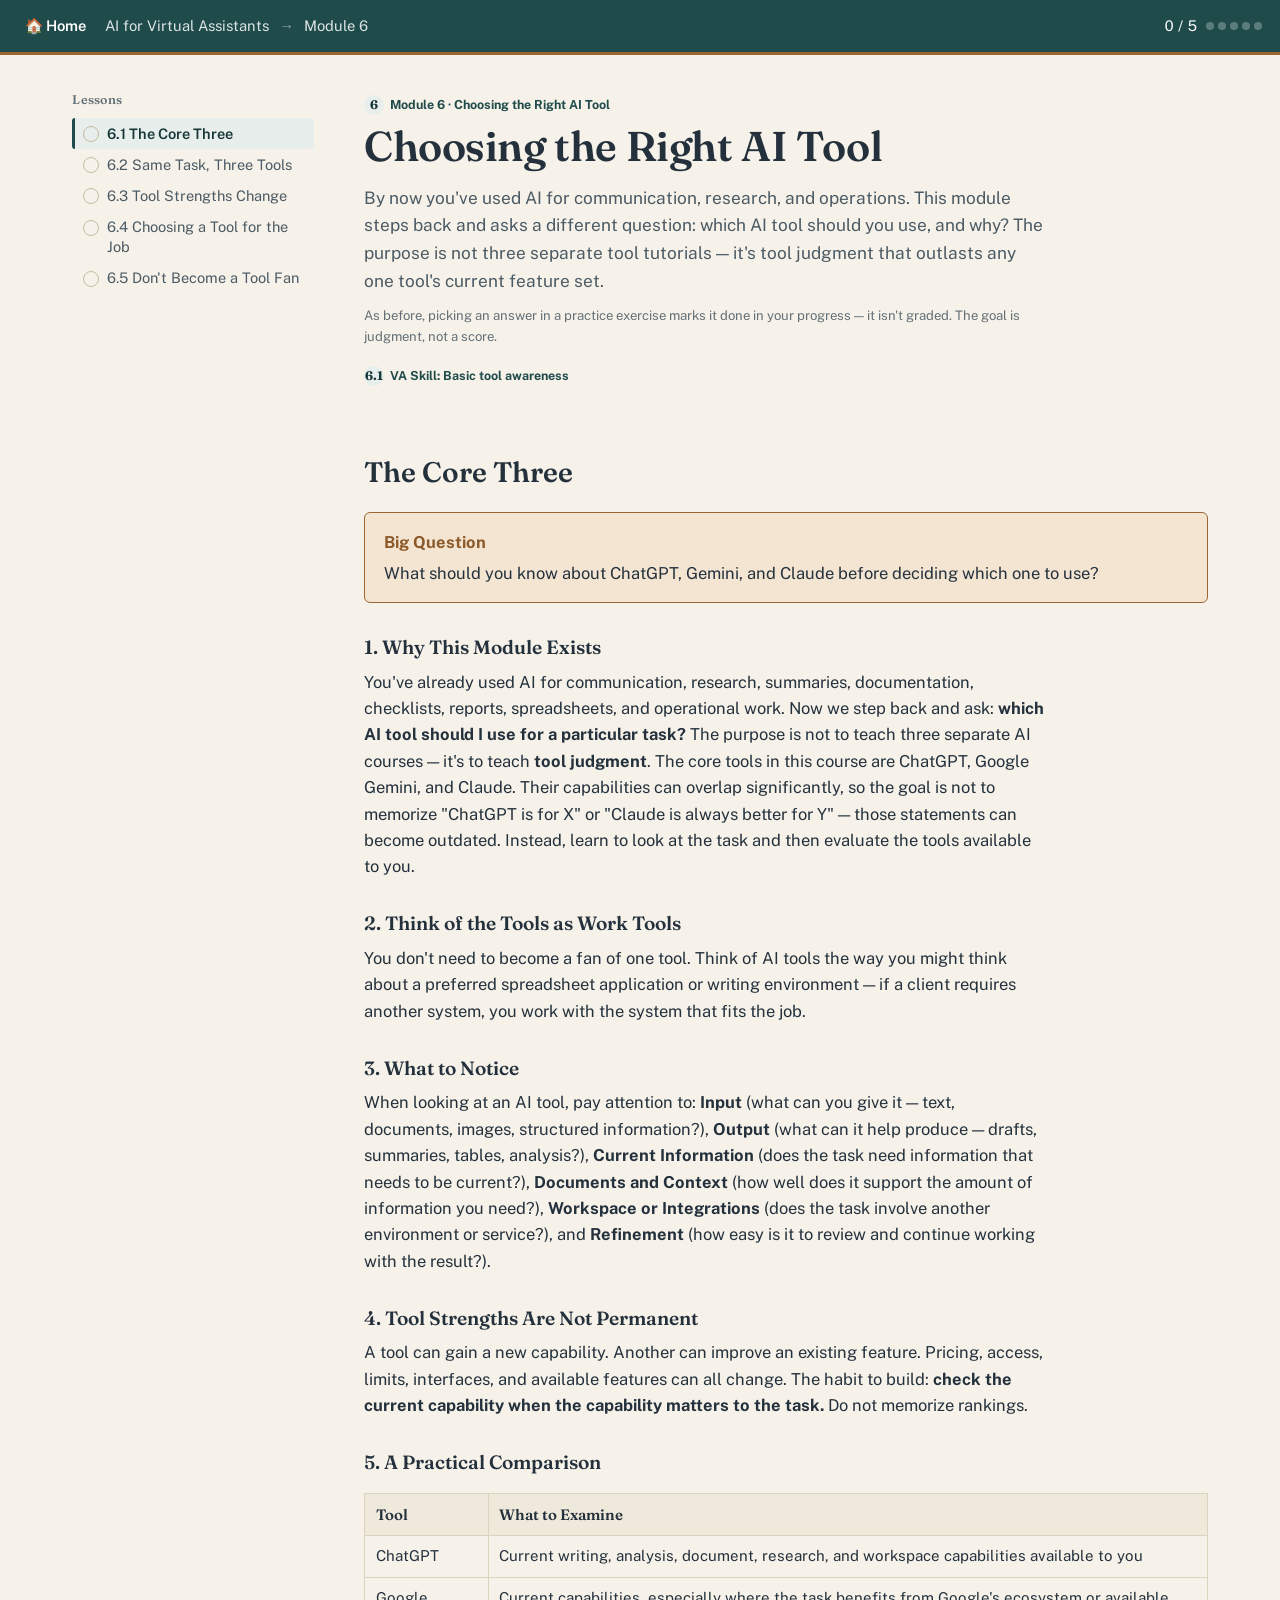
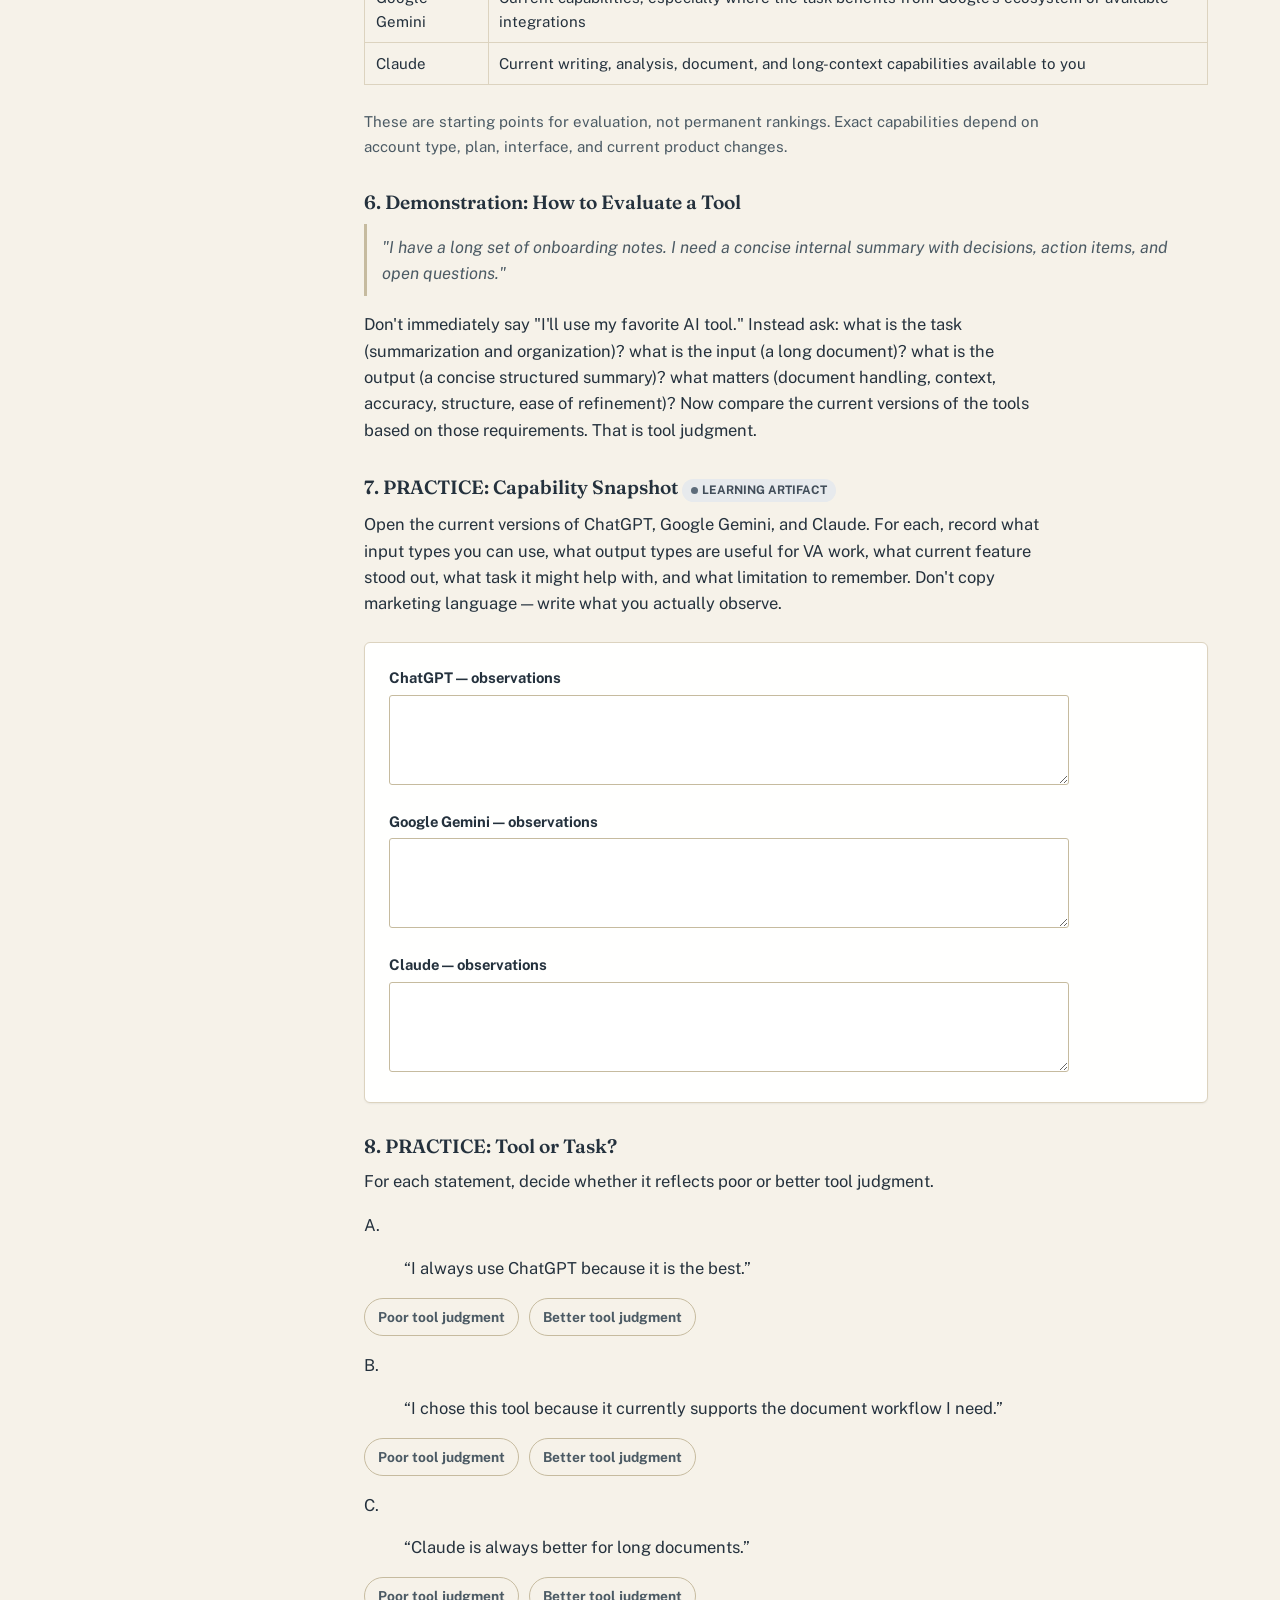
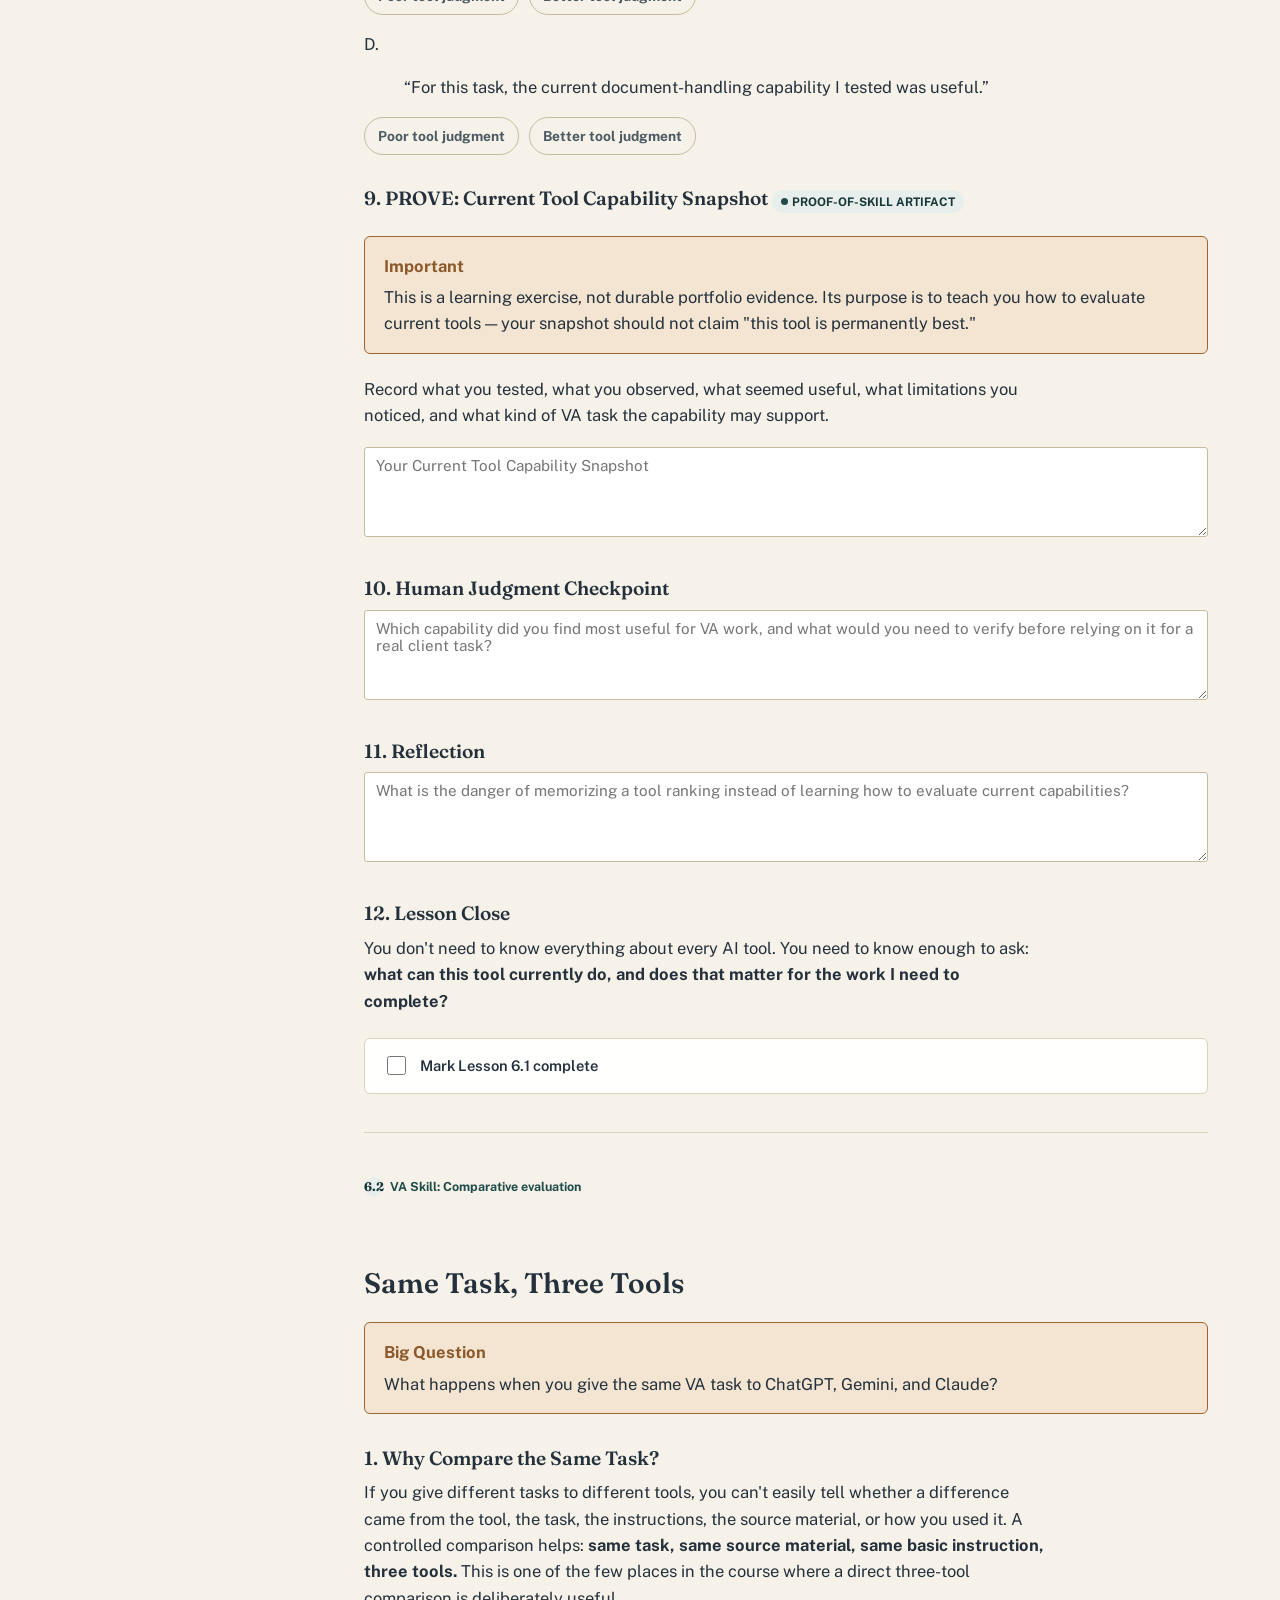
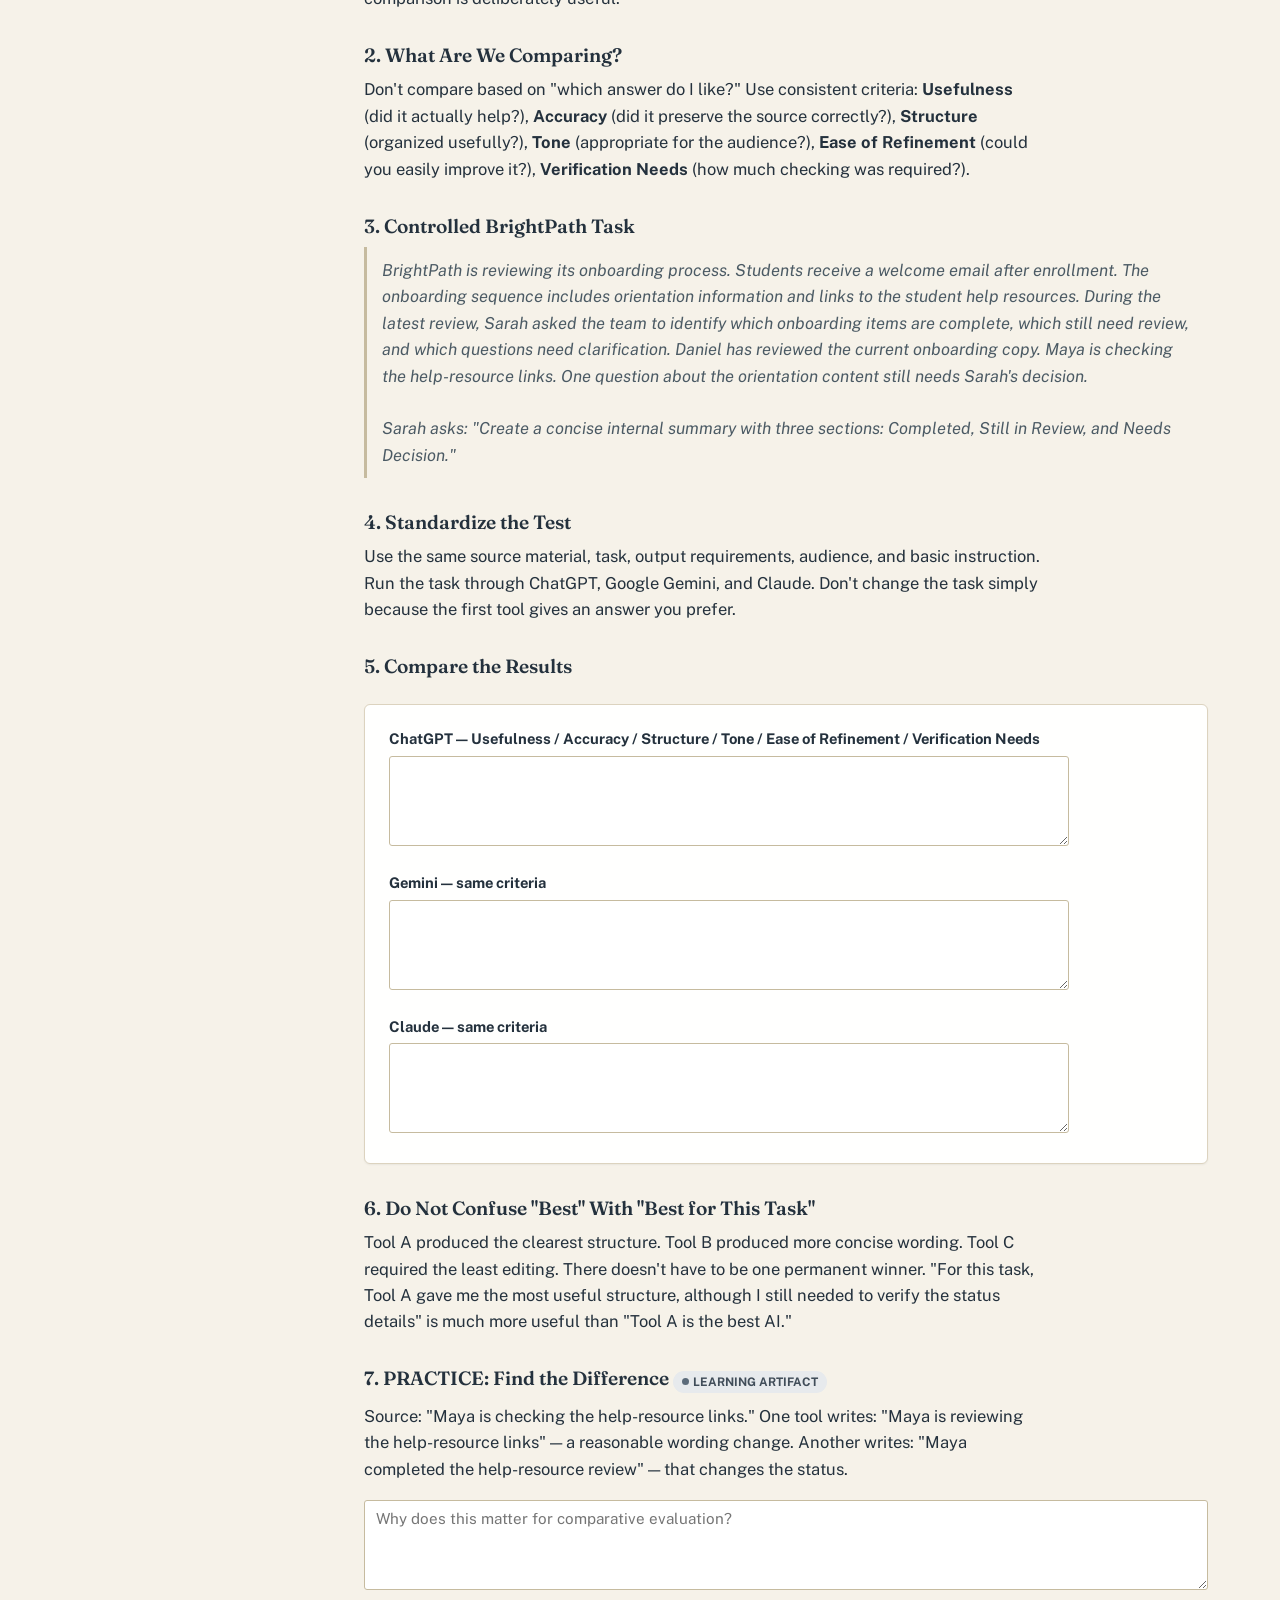
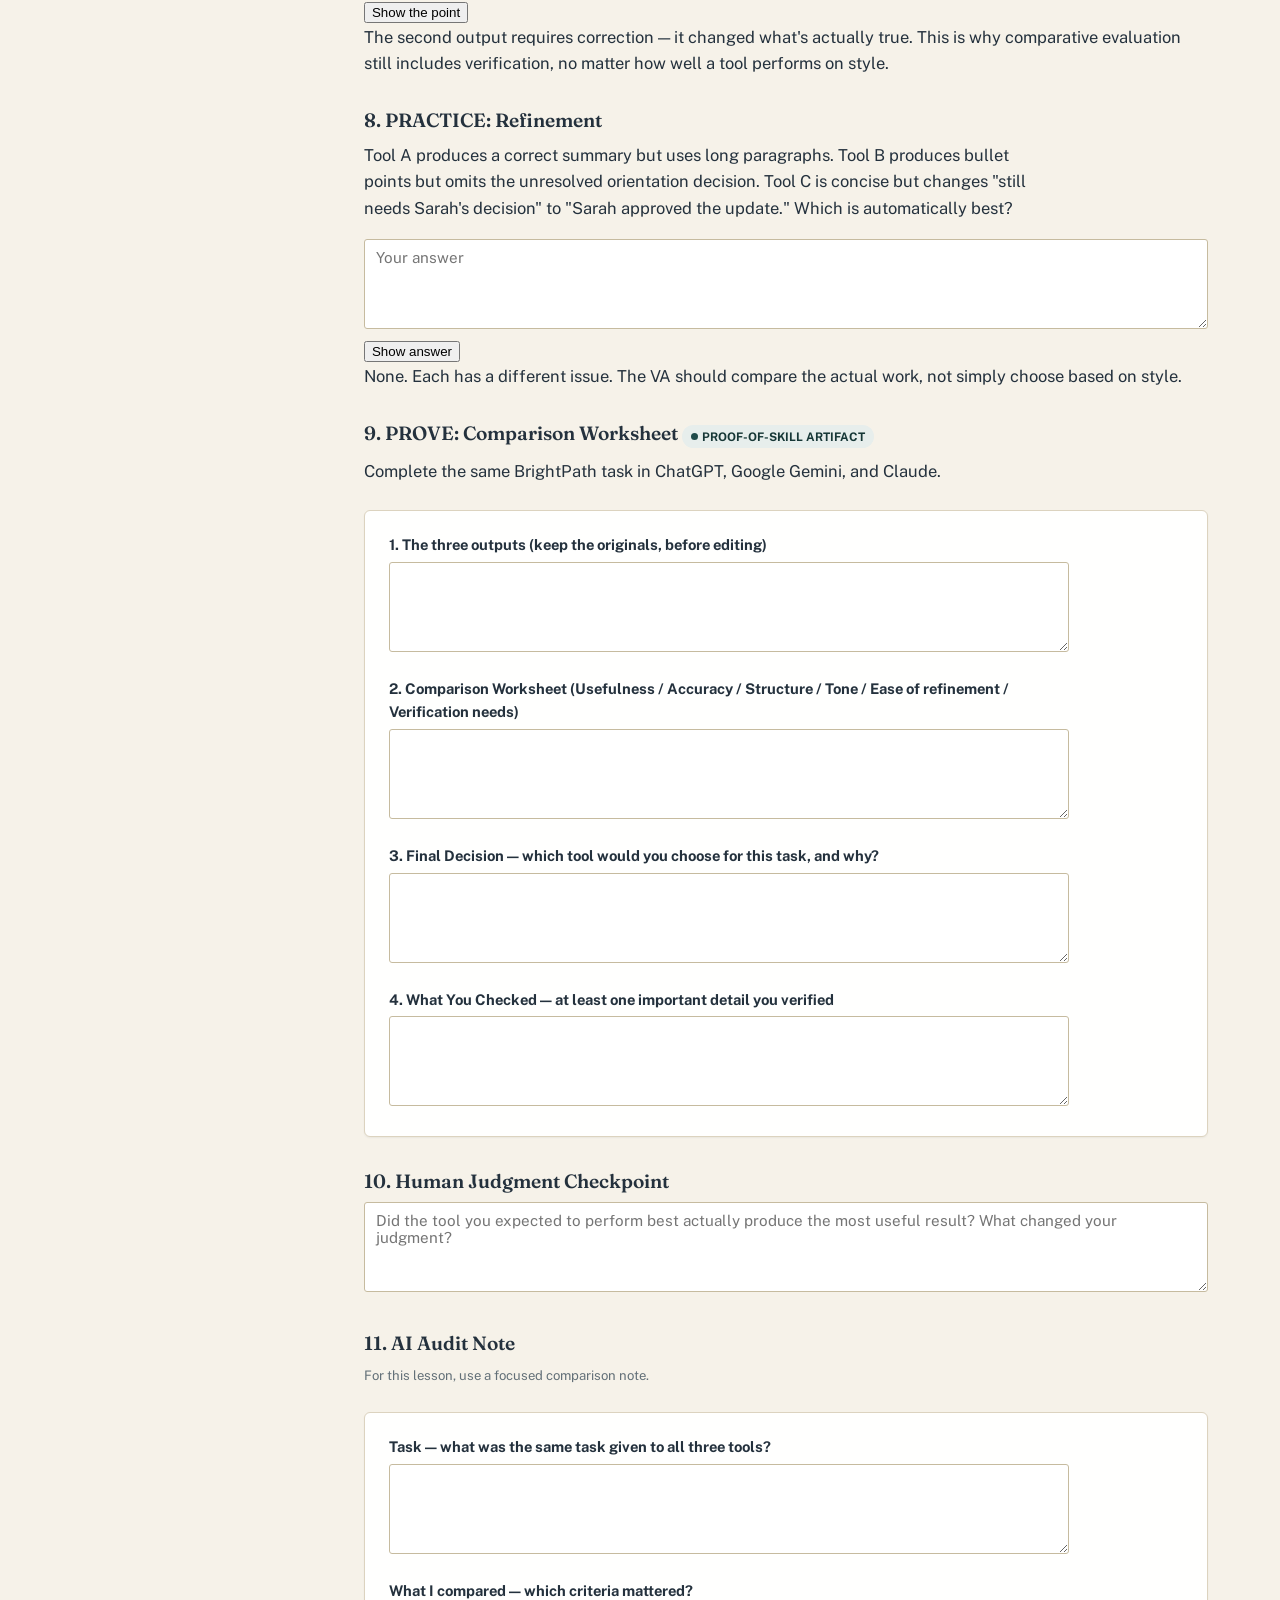
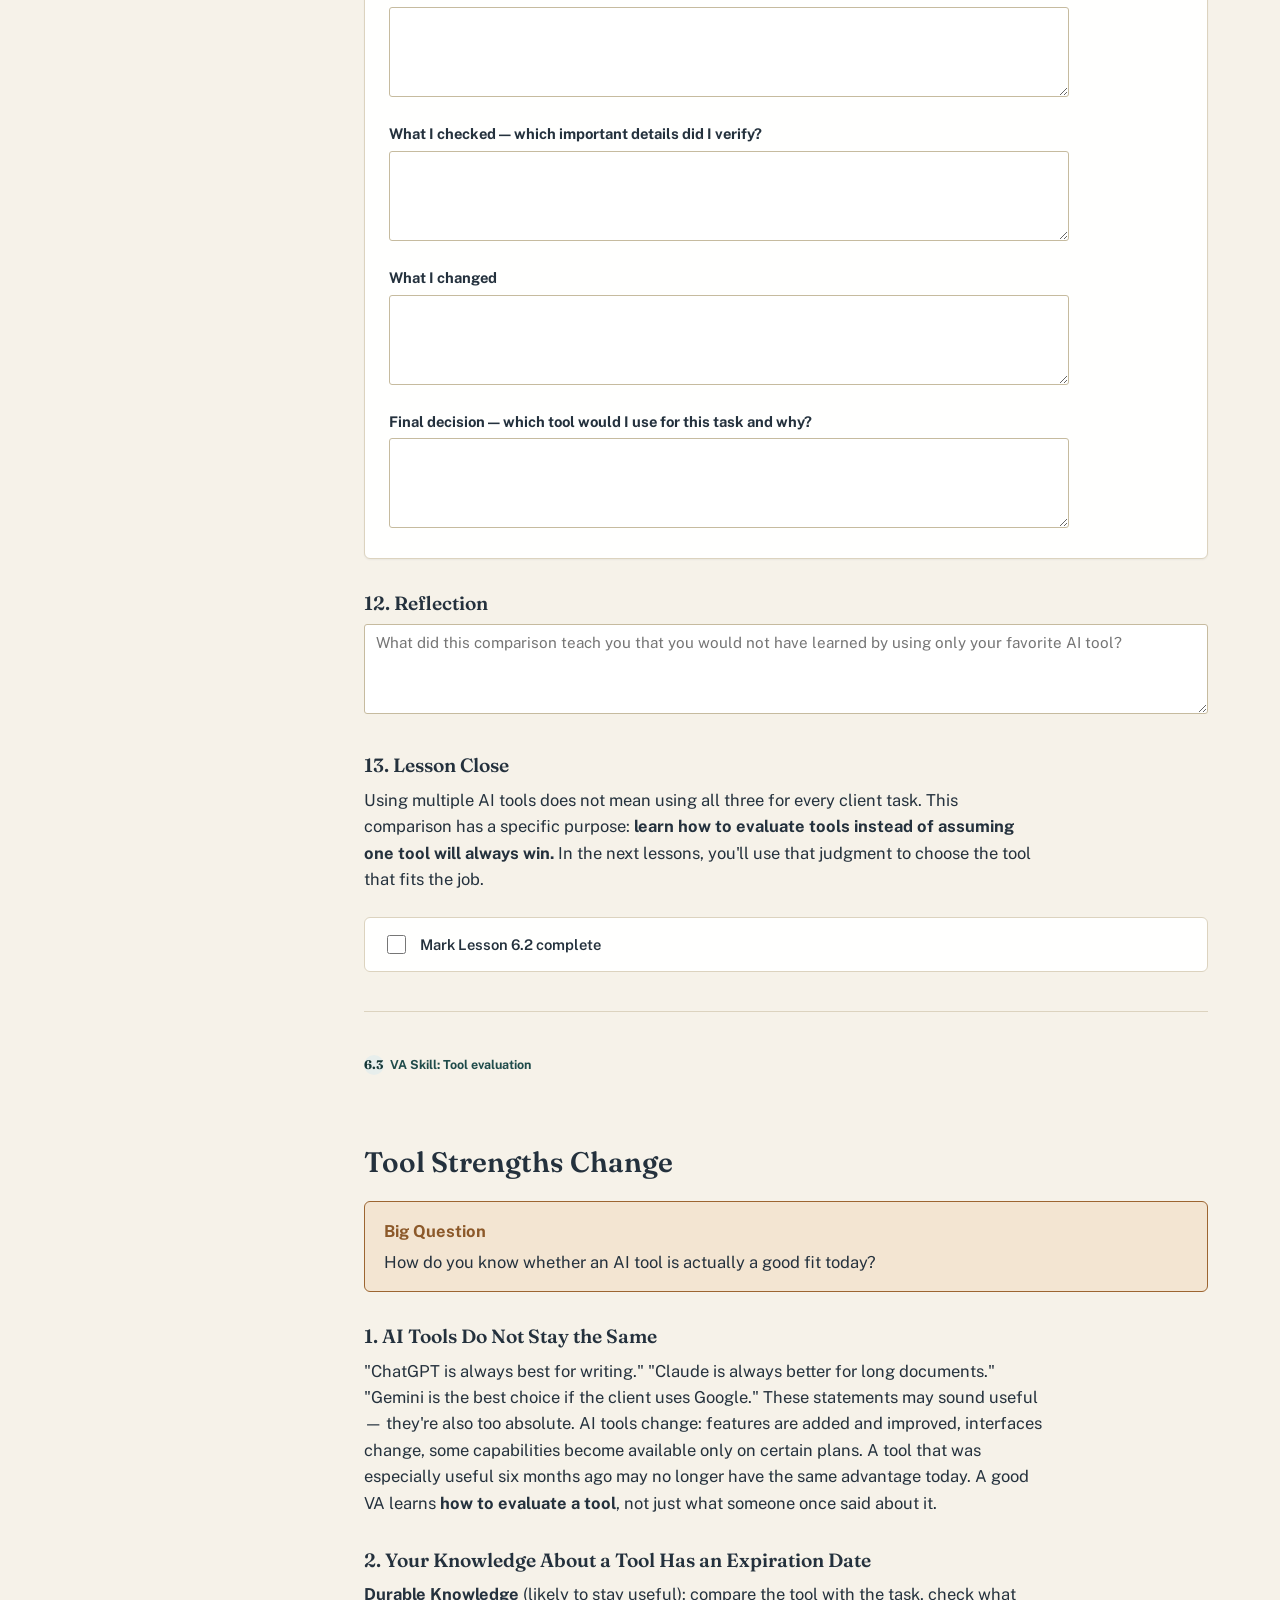
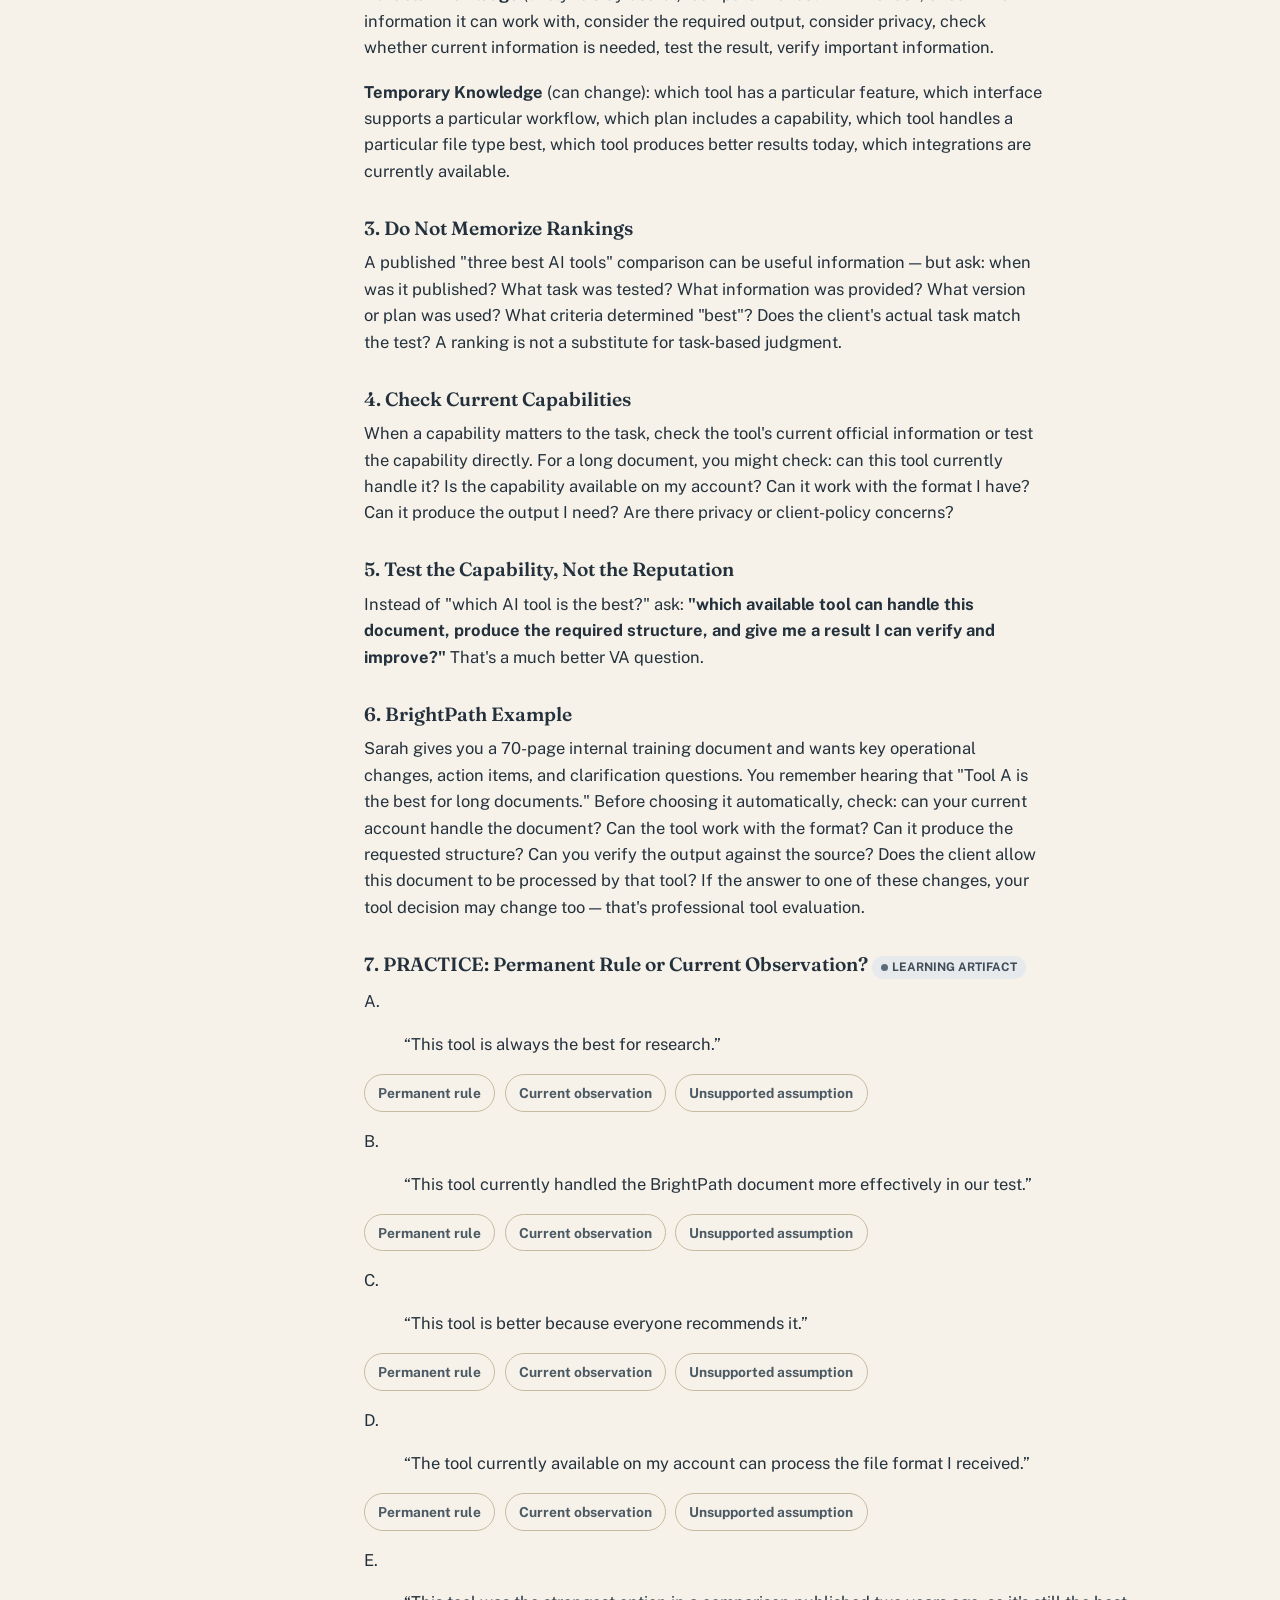
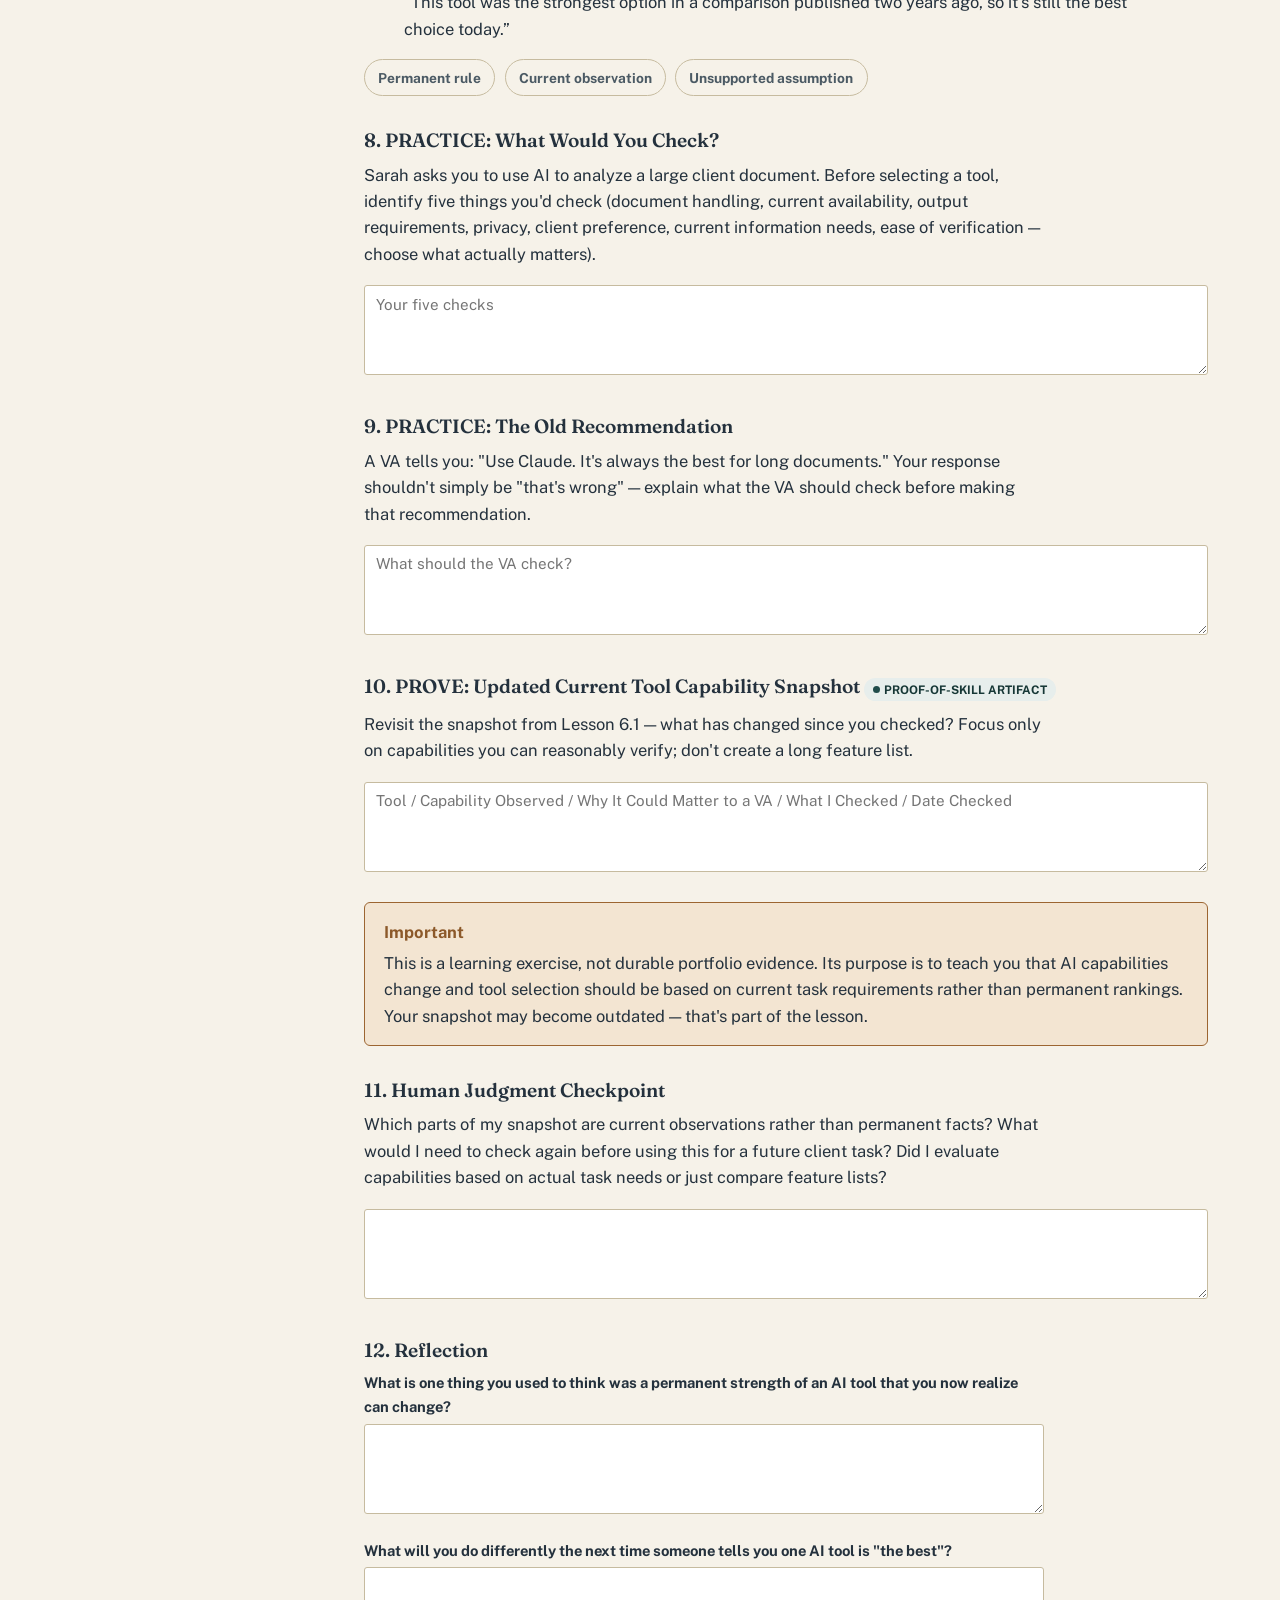
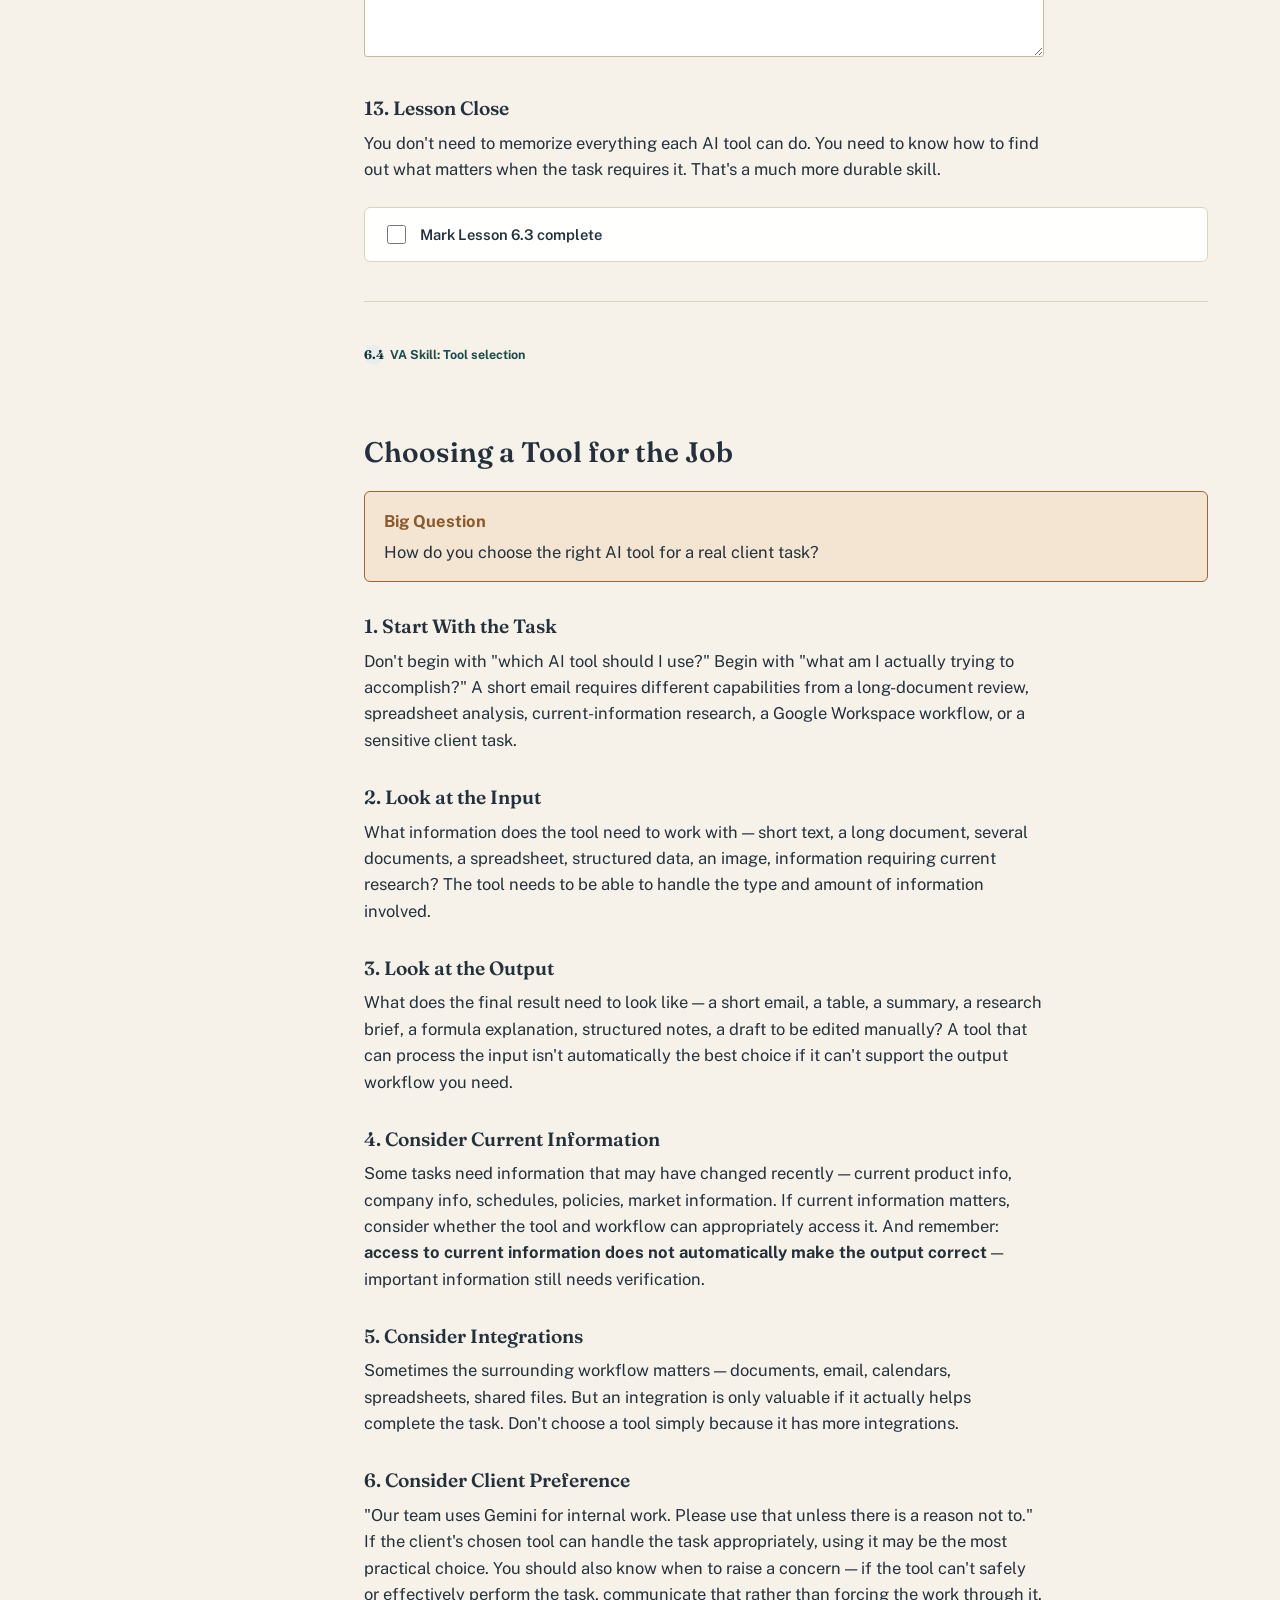
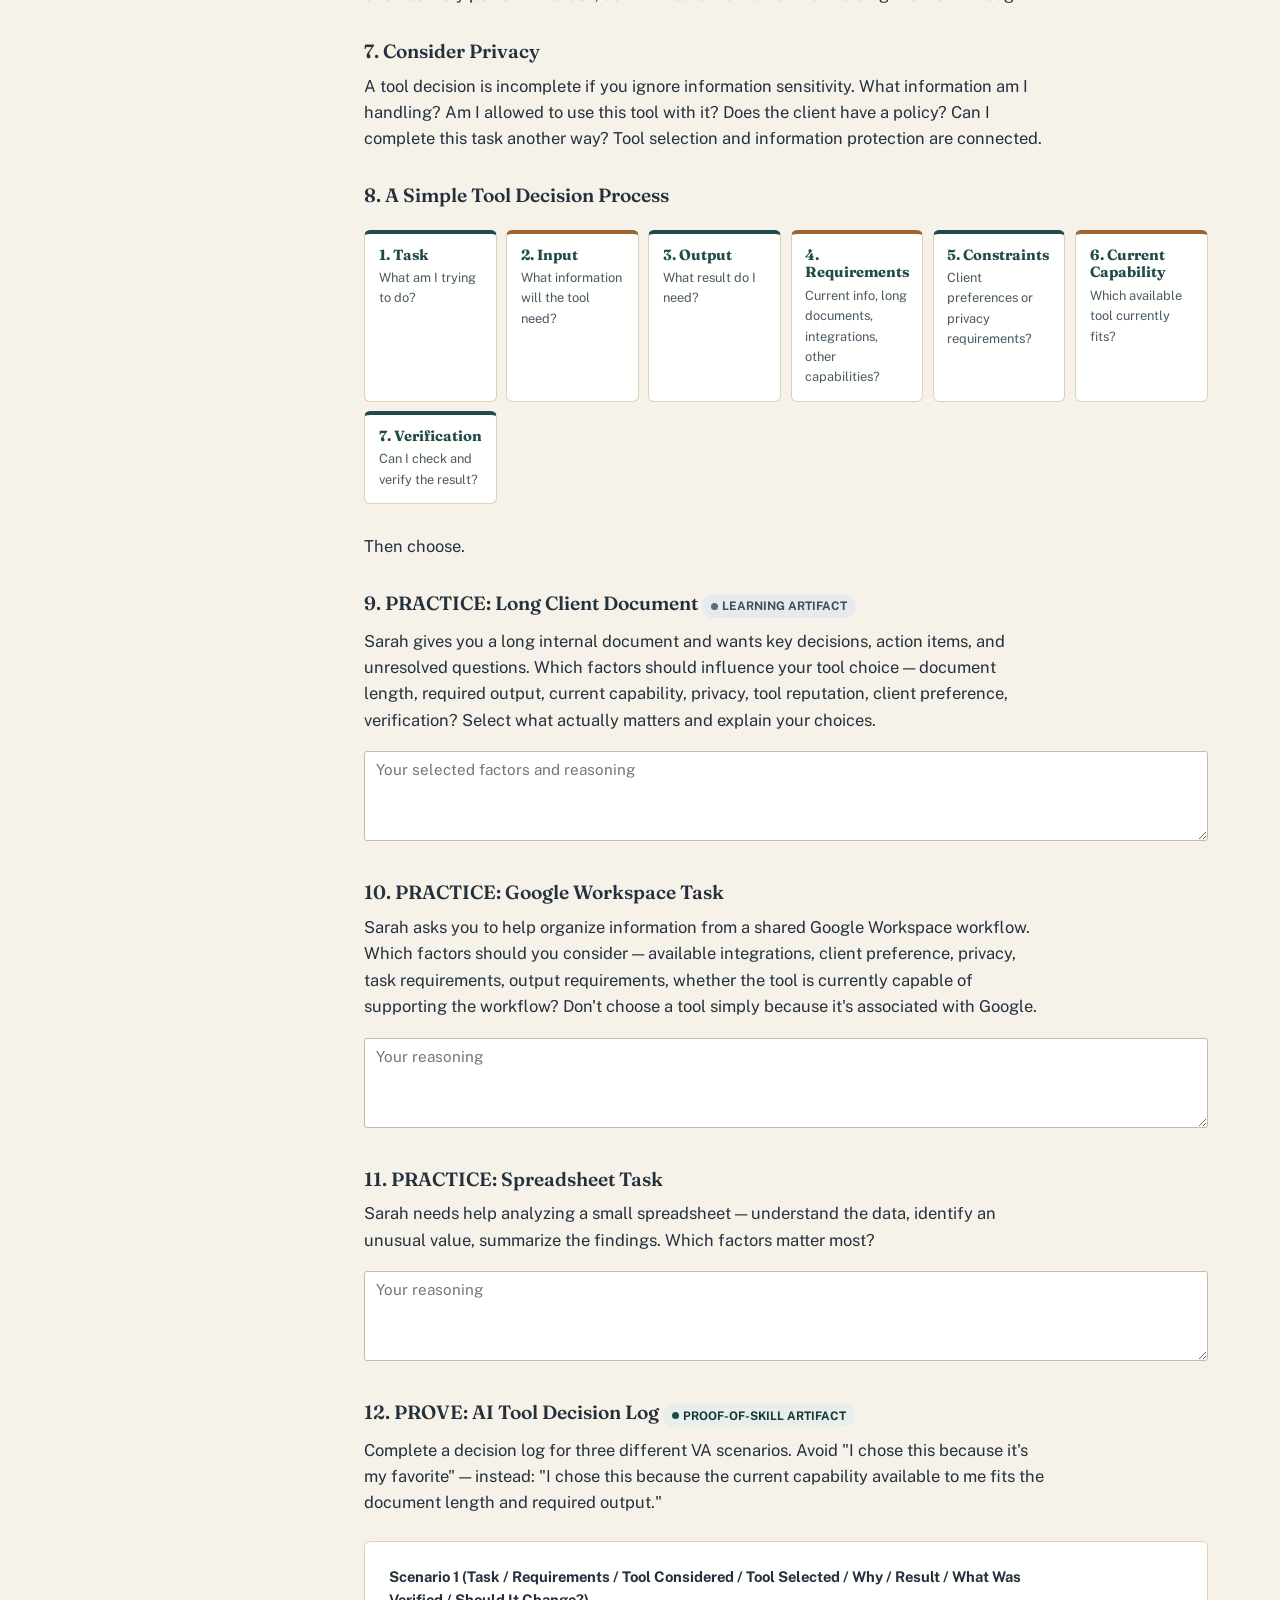
<file: module-6/index.html>
<!DOCTYPE html>
<html lang="en">
<head>
<meta charset="UTF-8">
<meta name="viewport" content="width=device-width, initial-scale=1.0">
<title>Module 6: Choosing the Right AI Tool — AI for Virtual Assistants</title>
<link rel="stylesheet" href="../shared/course.css">
</head>
<body data-page="module" data-module-ids="6.1,6.2,6.3,6.4,6.5">
<a class="skip-link" href="#main">Skip to main content</a>

<div class="route-bar">
  <a class="home-btn" href="../">🏠 Home</a>
  <div class="route-crumb">AI for Virtual Assistants <span class="sep">→</span> Module 6</div>
  <div class="route-progress">
    <span data-progress-fraction>0 / 5</span>
    <span class="dots">
      <span class="dot"></span><span class="dot"></span><span class="dot"></span><span class="dot"></span><span class="dot"></span>
    </span>
  </div>
</div>

<div class="page-shell">

  <nav class="lesson-rail" aria-label="Module 6 contents">
    <button class="rail-toggle" aria-expanded="false">Module 6 contents ▾</button>
    <div class="lesson-rail-body">
      <div class="lesson-rail-title">Lessons</div>
      <ol>
        <li><a href="#l6-1" data-progress-id="6.1" class="current"><span class="rail-check"></span>6.1 The Core Three</a></li>
        <li><a href="#l6-2" data-progress-id="6.2"><span class="rail-check"></span>6.2 Same Task, Three Tools</a></li>
        <li><a href="#l6-3" data-progress-id="6.3"><span class="rail-check"></span>6.3 Tool Strengths Change</a></li>
        <li><a href="#l6-4" data-progress-id="6.4"><span class="rail-check"></span>6.4 Choosing a Tool for the Job</a></li>
        <li><a href="#l6-5" data-progress-id="6.5"><span class="rail-check"></span>6.5 Don't Become a Tool Fan</a></li>
      </ol>
    </div>
  </nav>

  <main id="main" class="lesson-main">

    <div class="eyebrow"><span class="num">6</span> Module 6 · Choosing the Right AI Tool</div>
    <h1 style="margin-bottom:.3em;">Choosing the Right AI Tool</h1>
    <p class="lede">By now you've used AI for communication, research, and operations. This module steps back and asks a different question: which AI tool should you use, and why? The purpose is not three separate tool tutorials — it's tool judgment that outlasts any one tool's current feature set.</p>
    <p class="field-hint" style="margin-top:-.6rem;">As before, picking an answer in a practice exercise marks it done in your progress — it isn't graded. The goal is judgment, not a score.</p>

    <!-- ============ LESSON 6.1 ============ -->
    <section id="l6-1">
      <div class="eyebrow"><span class="num">6.1</span> VA Skill: Basic tool awareness</div>
      <h2>The Core Three</h2>

      <div class="callout">
        <span class="callout-title">Big Question</span>
        What should you know about ChatGPT, Gemini, and Claude before deciding which one to use?
      </div>

      <h3>1. Why This Module Exists</h3>
      <p>You've already used AI for communication, research, summaries, documentation, checklists, reports, spreadsheets, and operational work. Now we step back and ask: <strong>which AI tool should I use for a particular task?</strong> The purpose is not to teach three separate AI courses — it's to teach <strong>tool judgment</strong>. The core tools in this course are ChatGPT, Google Gemini, and Claude. Their capabilities can overlap significantly, so the goal is not to memorize "ChatGPT is for X" or "Claude is always better for Y" — those statements can become outdated. Instead, learn to look at the task and then evaluate the tools available to you.</p>

      <h3>2. Think of the Tools as Work Tools</h3>
      <p>You don't need to become a fan of one tool. Think of AI tools the way you might think about a preferred spreadsheet application or writing environment — if a client requires another system, you work with the system that fits the job.</p>

      <h3>3. What to Notice</h3>
      <p>When looking at an AI tool, pay attention to: <strong>Input</strong> (what can you give it — text, documents, images, structured information?), <strong>Output</strong> (what can it help produce — drafts, summaries, tables, analysis?), <strong>Current Information</strong> (does the task need information that needs to be current?), <strong>Documents and Context</strong> (how well does it support the amount of information you need?), <strong>Workspace or Integrations</strong> (does the task involve another environment or service?), and <strong>Refinement</strong> (how easy is it to review and continue working with the result?).</p>

      <h3>4. Tool Strengths Are Not Permanent</h3>
      <p>A tool can gain a new capability. Another can improve an existing feature. Pricing, access, limits, interfaces, and available features can all change. The habit to build: <strong>check the current capability when the capability matters to the task.</strong> Do not memorize rankings.</p>

      <h3>5. A Practical Comparison</h3>
      <table>
        <tr><th>Tool</th><th>What to Examine</th></tr>
        <tr><td>ChatGPT</td><td>Current writing, analysis, document, research, and workspace capabilities available to you</td></tr>
        <tr><td>Google Gemini</td><td>Current capabilities, especially where the task benefits from Google's ecosystem or available integrations</td></tr>
        <tr><td>Claude</td><td>Current writing, analysis, document, and long-context capabilities available to you</td></tr>
      </table>
      <p style="color:var(--ink-soft); font-size:.94rem;">These are starting points for evaluation, not permanent rankings. Exact capabilities depend on account type, plan, interface, and current product changes.</p>

      <h3>6. Demonstration: How to Evaluate a Tool</h3>
      <blockquote style="margin:.4em 0 .9em; padding:.6em .9em; border-left:3px solid var(--line-strong); color: var(--ink-soft); font-style:italic;">"I have a long set of onboarding notes. I need a concise internal summary with decisions, action items, and open questions."</blockquote>
      <p>Don't immediately say "I'll use my favorite AI tool." Instead ask: what is the task (summarization and organization)? what is the input (a long document)? what is the output (a concise structured summary)? what matters (document handling, context, accuracy, structure, ease of refinement)? Now compare the current versions of the tools based on those requirements. That is tool judgment.</p>

      <h3>7. PRACTICE: Capability Snapshot <span class="tag tag-learning">LEARNING ARTIFACT</span></h3>
      <p>Open the current versions of ChatGPT, Google Gemini, and Claude. For each, record what input types you can use, what output types are useful for VA work, what current feature stood out, what task it might help with, and what limitation to remember. Don't copy marketing language — write what you actually observe.</p>
      <div class="card">
        <div class="field"><label>ChatGPT — observations</label><textarea data-save-id="6.1-snapshot-chatgpt"></textarea></div>
        <div class="field"><label>Google Gemini — observations</label><textarea data-save-id="6.1-snapshot-gemini"></textarea></div>
        <div class="field" style="margin-bottom:0;"><label>Claude — observations</label><textarea data-save-id="6.1-snapshot-claude"></textarea></div>
      </div>

      <h3>8. PRACTICE: Tool or Task?</h3>
      <p>For each statement, decide whether it reflects poor or better tool judgment.</p>
      <div id="toolJudgmentList"></div>

      <h3>9. PROVE: Current Tool Capability Snapshot <span class="tag tag-proof">PROOF-OF-SKILL ARTIFACT</span></h3>
      <div class="callout"><span class="callout-title">Important</span>This is a learning exercise, not durable portfolio evidence. Its purpose is to teach you how to evaluate current tools — your snapshot should not claim "this tool is permanently best."</div>
      <p>Record what you tested, what you observed, what seemed useful, what limitations you noticed, and what kind of VA task the capability may support.</p>
      <textarea data-save-id="6.1-prove-snapshot" placeholder="Your Current Tool Capability Snapshot"></textarea>

      <h3>10. Human Judgment Checkpoint</h3>
      <textarea data-save-id="6.1-checkpoint" placeholder="Which capability did you find most useful for VA work, and what would you need to verify before relying on it for a real client task?"></textarea>

      <h3>11. Reflection</h3>
      <textarea data-save-id="6.1-reflect" placeholder="What is the danger of memorizing a tool ranking instead of learning how to evaluate current capabilities?"></textarea>

      <h3>12. Lesson Close</h3>
      <p>You don't need to know everything about every AI tool. You need to know enough to ask: <strong>what can this tool currently do, and does that matter for the work I need to complete?</strong></p>

      <div class="mark-done-row">
        <input type="checkbox" id="done-6-1" data-complete-id="6.1">
        <label for="done-6-1">Mark Lesson 6.1 complete</label>
      </div>
    </section>

    <hr class="divider">

    <!-- ============ LESSON 6.2 ============ -->
    <section id="l6-2">
      <div class="eyebrow"><span class="num">6.2</span> VA Skill: Comparative evaluation</div>
      <h2>Same Task, Three Tools</h2>

      <div class="callout">
        <span class="callout-title">Big Question</span>
        What happens when you give the same VA task to ChatGPT, Gemini, and Claude?
      </div>

      <h3>1. Why Compare the Same Task?</h3>
      <p>If you give different tasks to different tools, you can't easily tell whether a difference came from the tool, the task, the instructions, the source material, or how you used it. A controlled comparison helps: <strong>same task, same source material, same basic instruction, three tools.</strong> This is one of the few places in the course where a direct three-tool comparison is deliberately useful.</p>

      <h3>2. What Are We Comparing?</h3>
      <p>Don't compare based on "which answer do I like?" Use consistent criteria: <strong>Usefulness</strong> (did it actually help?), <strong>Accuracy</strong> (did it preserve the source correctly?), <strong>Structure</strong> (organized usefully?), <strong>Tone</strong> (appropriate for the audience?), <strong>Ease of Refinement</strong> (could you easily improve it?), <strong>Verification Needs</strong> (how much checking was required?).</p>

      <h3>3. Controlled BrightPath Task</h3>
      <blockquote style="margin:.4em 0 .9em; padding:.6em .9em; border-left:3px solid var(--line-strong); color: var(--ink-soft); font-style:italic;">
        BrightPath is reviewing its onboarding process. Students receive a welcome email after enrollment. The onboarding sequence includes orientation information and links to the student help resources. During the latest review, Sarah asked the team to identify which onboarding items are complete, which still need review, and which questions need clarification. Daniel has reviewed the current onboarding copy. Maya is checking the help-resource links. One question about the orientation content still needs Sarah's decision.<br><br>
        Sarah asks: "Create a concise internal summary with three sections: Completed, Still in Review, and Needs Decision."
      </blockquote>

      <h3>4. Standardize the Test</h3>
      <p>Use the same source material, task, output requirements, audience, and basic instruction. Run the task through ChatGPT, Google Gemini, and Claude. Don't change the task simply because the first tool gives an answer you prefer.</p>

      <h3>5. Compare the Results</h3>
      <div class="card">
        <div class="field"><label>ChatGPT — Usefulness / Accuracy / Structure / Tone / Ease of Refinement / Verification Needs</label><textarea data-save-id="6.2-compare-chatgpt"></textarea></div>
        <div class="field"><label>Gemini — same criteria</label><textarea data-save-id="6.2-compare-gemini"></textarea></div>
        <div class="field" style="margin-bottom:0;"><label>Claude — same criteria</label><textarea data-save-id="6.2-compare-claude"></textarea></div>
      </div>

      <h3>6. Do Not Confuse "Best" With "Best for This Task"</h3>
      <p>Tool A produced the clearest structure. Tool B produced more concise wording. Tool C required the least editing. There doesn't have to be one permanent winner. "For this task, Tool A gave me the most useful structure, although I still needed to verify the status details" is much more useful than "Tool A is the best AI."</p>

      <h3>7. PRACTICE: Find the Difference <span class="tag tag-learning">LEARNING ARTIFACT</span></h3>
      <p>Source: "Maya is checking the help-resource links." One tool writes: "Maya is reviewing the help-resource links" — a reasonable wording change. Another writes: "Maya completed the help-resource review" — that changes the status.</p>
      <textarea data-save-id="6.2-find-difference" placeholder="Why does this matter for comparative evaluation?"></textarea>
      <button class="reveal-btn" data-reveal-btn="reveal-6-2-difference">Show the point</button>
      <div class="reveal-panel" id="reveal-6-2-difference">The second output requires correction — it changed what's actually true. This is why comparative evaluation still includes verification, no matter how well a tool performs on style.</div>

      <h3>8. PRACTICE: Refinement</h3>
      <p>Tool A produces a correct summary but uses long paragraphs. Tool B produces bullet points but omits the unresolved orientation decision. Tool C is concise but changes "still needs Sarah's decision" to "Sarah approved the update." Which is automatically best?</p>
      <textarea data-save-id="6.2-refinement" placeholder="Your answer"></textarea>
      <button class="reveal-btn" data-reveal-btn="reveal-6-2-refinement">Show answer</button>
      <div class="reveal-panel" id="reveal-6-2-refinement">None. Each has a different issue. The VA should compare the actual work, not simply choose based on style.</div>

      <h3>9. PROVE: Comparison Worksheet <span class="tag tag-proof">PROOF-OF-SKILL ARTIFACT</span></h3>
      <p>Complete the same BrightPath task in ChatGPT, Google Gemini, and Claude.</p>
      <div class="card">
        <div class="field"><label>1. The three outputs (keep the originals, before editing)</label><textarea data-save-id="6.2-prove-outputs"></textarea></div>
        <div class="field"><label>2. Comparison Worksheet (Usefulness / Accuracy / Structure / Tone / Ease of refinement / Verification needs)</label><textarea data-save-id="6.2-prove-worksheet"></textarea></div>
        <div class="field"><label>3. Final Decision — which tool would you choose for this task, and why?</label><textarea data-save-id="6.2-prove-decision"></textarea></div>
        <div class="field" style="margin-bottom:0;"><label>4. What You Checked — at least one important detail you verified</label><textarea data-save-id="6.2-prove-checked"></textarea></div>
      </div>

      <h3>10. Human Judgment Checkpoint</h3>
      <textarea data-save-id="6.2-checkpoint" placeholder="Did the tool you expected to perform best actually produce the most useful result? What changed your judgment?"></textarea>

      <h3>11. AI Audit Note</h3>
      <p class="field-hint">For this lesson, use a focused comparison note.</p>
      <div class="card">
        <div class="field"><label>Task — what was the same task given to all three tools?</label><textarea data-save-id="6.2-audit-task"></textarea></div>
        <div class="field"><label>What I compared — which criteria mattered?</label><textarea data-save-id="6.2-audit-compared"></textarea></div>
        <div class="field"><label>What I checked — which important details did I verify?</label><textarea data-save-id="6.2-audit-checked"></textarea></div>
        <div class="field"><label>What I changed</label><textarea data-save-id="6.2-audit-changed"></textarea></div>
        <div class="field" style="margin-bottom:0;"><label>Final decision — which tool would I use for this task and why?</label><textarea data-save-id="6.2-audit-final"></textarea></div>
      </div>

      <h3>12. Reflection</h3>
      <textarea data-save-id="6.2-reflect" placeholder="What did this comparison teach you that you would not have learned by using only your favorite AI tool?"></textarea>

      <h3>13. Lesson Close</h3>
      <p>Using multiple AI tools does not mean using all three for every client task. This comparison has a specific purpose: <strong>learn how to evaluate tools instead of assuming one tool will always win.</strong> In the next lessons, you'll use that judgment to choose the tool that fits the job.</p>

      <div class="mark-done-row">
        <input type="checkbox" id="done-6-2" data-complete-id="6.2">
        <label for="done-6-2">Mark Lesson 6.2 complete</label>
      </div>
    </section>

    <hr class="divider">

    <!-- ============ LESSON 6.3 ============ -->
    <section id="l6-3">
      <div class="eyebrow"><span class="num">6.3</span> VA Skill: Tool evaluation</div>
      <h2>Tool Strengths Change</h2>

      <div class="callout">
        <span class="callout-title">Big Question</span>
        How do you know whether an AI tool is actually a good fit today?
      </div>

      <h3>1. AI Tools Do Not Stay the Same</h3>
      <p>"ChatGPT is always best for writing." "Claude is always better for long documents." "Gemini is the best choice if the client uses Google." These statements may sound useful — they're also too absolute. AI tools change: features are added and improved, interfaces change, some capabilities become available only on certain plans. A tool that was especially useful six months ago may no longer have the same advantage today. A good VA learns <strong>how to evaluate a tool</strong>, not just what someone once said about it.</p>

      <h3>2. Your Knowledge About a Tool Has an Expiration Date</h3>
      <p><strong>Durable Knowledge</strong> (likely to stay useful): compare the tool with the task, check what information it can work with, consider the required output, consider privacy, check whether current information is needed, test the result, verify important information.</p>
      <p><strong>Temporary Knowledge</strong> (can change): which tool has a particular feature, which interface supports a particular workflow, which plan includes a capability, which tool handles a particular file type best, which tool produces better results today, which integrations are currently available.</p>

      <h3>3. Do Not Memorize Rankings</h3>
      <p>A published "three best AI tools" comparison can be useful information — but ask: when was it published? What task was tested? What information was provided? What version or plan was used? What criteria determined "best"? Does the client's actual task match the test? A ranking is not a substitute for task-based judgment.</p>

      <h3>4. Check Current Capabilities</h3>
      <p>When a capability matters to the task, check the tool's current official information or test the capability directly. For a long document, you might check: can this tool currently handle it? Is the capability available on my account? Can it work with the format I have? Can it produce the output I need? Are there privacy or client-policy concerns?</p>

      <h3>5. Test the Capability, Not the Reputation</h3>
      <p>Instead of "which AI tool is the best?" ask: <strong>"which available tool can handle this document, produce the required structure, and give me a result I can verify and improve?"</strong> That's a much better VA question.</p>

      <h3>6. BrightPath Example</h3>
      <p>Sarah gives you a 70-page internal training document and wants key operational changes, action items, and clarification questions. You remember hearing that "Tool A is the best for long documents." Before choosing it automatically, check: can your current account handle the document? Can the tool work with the format? Can it produce the requested structure? Can you verify the output against the source? Does the client allow this document to be processed by that tool? If the answer to one of these changes, your tool decision may change too — that's professional tool evaluation.</p>

      <h3>7. PRACTICE: Permanent Rule or Current Observation? <span class="tag tag-learning">LEARNING ARTIFACT</span></h3>
      <div id="permanentCurrentList"></div>

      <h3>8. PRACTICE: What Would You Check?</h3>
      <p>Sarah asks you to use AI to analyze a large client document. Before selecting a tool, identify five things you'd check (document handling, current availability, output requirements, privacy, client preference, current information needs, ease of verification — choose what actually matters).</p>
      <textarea data-save-id="6.3-what-check" placeholder="Your five checks"></textarea>

      <h3>9. PRACTICE: The Old Recommendation</h3>
      <p>A VA tells you: "Use Claude. It's always the best for long documents." Your response shouldn't simply be "that's wrong" — explain what the VA should check before making that recommendation.</p>
      <textarea data-save-id="6.3-old-recommendation" placeholder="What should the VA check?"></textarea>

      <h3>10. PROVE: Updated Current Tool Capability Snapshot <span class="tag tag-proof">PROOF-OF-SKILL ARTIFACT</span></h3>
      <p>Revisit the snapshot from Lesson 6.1 — what has changed since you checked? Focus only on capabilities you can reasonably verify; don't create a long feature list.</p>
      <textarea data-save-id="6.3-updated-snapshot" placeholder="Tool / Capability Observed / Why It Could Matter to a VA / What I Checked / Date Checked"></textarea>
      <div class="callout"><span class="callout-title">Important</span>This is a learning exercise, not durable portfolio evidence. Its purpose is to teach you that AI capabilities change and tool selection should be based on current task requirements rather than permanent rankings. Your snapshot may become outdated — that's part of the lesson.</div>

      <h3>11. Human Judgment Checkpoint</h3>
      <p>Which parts of my snapshot are current observations rather than permanent facts? What would I need to check again before using this for a future client task? Did I evaluate capabilities based on actual task needs or just compare feature lists?</p>
      <textarea data-save-id="6.3-checkpoint"></textarea>

      <h3>12. Reflection</h3>
      <div class="field"><label>What is one thing you used to think was a permanent strength of an AI tool that you now realize can change?</label><textarea data-save-id="6.3-reflect-1"></textarea></div>
      <div class="field"><label>What will you do differently the next time someone tells you one AI tool is "the best"?</label><textarea data-save-id="6.3-reflect-2"></textarea></div>

      <h3>13. Lesson Close</h3>
      <p>You don't need to memorize everything each AI tool can do. You need to know how to find out what matters when the task requires it. That's a much more durable skill.</p>

      <div class="mark-done-row">
        <input type="checkbox" id="done-6-3" data-complete-id="6.3">
        <label for="done-6-3">Mark Lesson 6.3 complete</label>
      </div>
    </section>

    <hr class="divider">

    <!-- ============ LESSON 6.4 ============ -->
    <section id="l6-4">
      <div class="eyebrow"><span class="num">6.4</span> VA Skill: Tool selection</div>
      <h2>Choosing a Tool for the Job</h2>

      <div class="callout">
        <span class="callout-title">Big Question</span>
        How do you choose the right AI tool for a real client task?
      </div>

      <h3>1. Start With the Task</h3>
      <p>Don't begin with "which AI tool should I use?" Begin with "what am I actually trying to accomplish?" A short email requires different capabilities from a long-document review, spreadsheet analysis, current-information research, a Google Workspace workflow, or a sensitive client task.</p>

      <h3>2. Look at the Input</h3>
      <p>What information does the tool need to work with — short text, a long document, several documents, a spreadsheet, structured data, an image, information requiring current research? The tool needs to be able to handle the type and amount of information involved.</p>

      <h3>3. Look at the Output</h3>
      <p>What does the final result need to look like — a short email, a table, a summary, a research brief, a formula explanation, structured notes, a draft to be edited manually? A tool that can process the input isn't automatically the best choice if it can't support the output workflow you need.</p>

      <h3>4. Consider Current Information</h3>
      <p>Some tasks need information that may have changed recently — current product info, company info, schedules, policies, market information. If current information matters, consider whether the tool and workflow can appropriately access it. And remember: <strong>access to current information does not automatically make the output correct</strong> — important information still needs verification.</p>

      <h3>5. Consider Integrations</h3>
      <p>Sometimes the surrounding workflow matters — documents, email, calendars, spreadsheets, shared files. But an integration is only valuable if it actually helps complete the task. Don't choose a tool simply because it has more integrations.</p>

      <h3>6. Consider Client Preference</h3>
      <p>"Our team uses Gemini for internal work. Please use that unless there is a reason not to." If the client's chosen tool can handle the task appropriately, using it may be the most practical choice. You should also know when to raise a concern — if the tool can't safely or effectively perform the task, communicate that rather than forcing the work through it.</p>

      <h3>7. Consider Privacy</h3>
      <p>A tool decision is incomplete if you ignore information sensitivity. What information am I handling? Am I allowed to use this tool with it? Does the client have a policy? Can I complete this task another way? Tool selection and information protection are connected.</p>

      <h3>8. A Simple Tool Decision Process</h3>
      <div class="workflow-key" style="grid-template-columns: repeat(auto-fit,minmax(120px,1fr));">
        <div class="wf-card"><h4>1. Task</h4><p>What am I trying to do?</p></div>
        <div class="wf-card"><h4>2. Input</h4><p>What information will the tool need?</p></div>
        <div class="wf-card"><h4>3. Output</h4><p>What result do I need?</p></div>
        <div class="wf-card"><h4>4. Requirements</h4><p>Current info, long documents, integrations, other capabilities?</p></div>
        <div class="wf-card"><h4>5. Constraints</h4><p>Client preferences or privacy requirements?</p></div>
        <div class="wf-card"><h4>6. Current Capability</h4><p>Which available tool currently fits?</p></div>
        <div class="wf-card"><h4>7. Verification</h4><p>Can I check and verify the result?</p></div>
      </div>
      <p>Then choose.</p>

      <h3>9. PRACTICE: Long Client Document <span class="tag tag-learning">LEARNING ARTIFACT</span></h3>
      <p>Sarah gives you a long internal document and wants key decisions, action items, and unresolved questions. Which factors should influence your tool choice — document length, required output, current capability, privacy, tool reputation, client preference, verification? Select what actually matters and explain your choices.</p>
      <textarea data-save-id="6.4-practice-document" placeholder="Your selected factors and reasoning"></textarea>

      <h3>10. PRACTICE: Google Workspace Task</h3>
      <p>Sarah asks you to help organize information from a shared Google Workspace workflow. Which factors should you consider — available integrations, client preference, privacy, task requirements, output requirements, whether the tool is currently capable of supporting the workflow? Don't choose a tool simply because it's associated with Google.</p>
      <textarea data-save-id="6.4-practice-workspace" placeholder="Your reasoning"></textarea>

      <h3>11. PRACTICE: Spreadsheet Task</h3>
      <p>Sarah needs help analyzing a small spreadsheet — understand the data, identify an unusual value, summarize the findings. Which factors matter most?</p>
      <textarea data-save-id="6.4-practice-spreadsheet" placeholder="Your reasoning"></textarea>

      <h3>12. PROVE: AI Tool Decision Log <span class="tag tag-proof">PROOF-OF-SKILL ARTIFACT</span></h3>
      <p>Complete a decision log for three different VA scenarios. Avoid "I chose this because it's my favorite" — instead: "I chose this because the current capability available to me fits the document length and required output."</p>
      <div class="card">
        <div class="field"><label>Scenario 1 (Task / Requirements / Tool Considered / Tool Selected / Why / Result / What Was Verified / Should It Change?)</label><textarea data-save-id="6.4-log-1"></textarea></div>
        <div class="field"><label>Scenario 2</label><textarea data-save-id="6.4-log-2"></textarea></div>
        <div class="field" style="margin-bottom:0;"><label>Scenario 3</label><textarea data-save-id="6.4-log-3"></textarea></div>
      </div>

      <h3>13. Human Judgment Checkpoint</h3>
      <p>If the client asked why you chose this tool, could you explain the decision using the task requirements rather than personal preference? If the tool produced a poor result, would you be willing to change tools? If the answer is no, you may be treating tool preference as more important than the task.</p>
      <textarea data-save-id="6.4-checkpoint"></textarea>

      <h3>14. Reflection</h3>
      <div class="field"><label>Which requirement had the biggest effect on your tool choice?</label><textarea data-save-id="6.4-reflect-1"></textarea></div>
      <div class="field"><label>Did any tool seem attractive at first but become less suitable after you examined the actual task?</label><textarea data-save-id="6.4-reflect-2"></textarea></div>

      <h3>15. Lesson Close</h3>
      <p>Choosing an AI tool is part of the VA's job. The goal is not to know which tool wins every comparison — it's to recognize what the task requires and choose accordingly.</p>

      <div class="mark-done-row">
        <input type="checkbox" id="done-6-4" data-complete-id="6.4">
        <label for="done-6-4">Mark Lesson 6.4 complete</label>
      </div>
    </section>

    <hr class="divider">

    <!-- ============ LESSON 6.5 ============ -->
    <section id="l6-5">
      <div class="eyebrow"><span class="num">6.5</span> VA Skill: Professional tool judgment</div>
      <h2>Don't Become a Tool Fan</h2>

      <div class="callout">
        <span class="callout-title">Big Question</span>
        What do you do when your favorite AI tool is not the right tool for the job?
      </div>

      <h3>1. Tool Preference vs. Tool Judgment</h3>
      <p>You may eventually have a favorite AI tool — that's fine. The problem starts when your preference becomes your decision-making rule. A professional VA asks <strong>"what does this task require?"</strong> before asking <strong>"which tool do I usually use?"</strong></p>

      <h3>2. Three Different Reasons Not to Use Your Favorite Tool</h3>
      <div class="category-key">
        <div class="category-card" style="border-top-color: var(--ai-help);">
          <h4 style="color:var(--ai-help);">1. Another AI tool fits better</h4>
          <p>The task may require a capability your usual tool currently handles less effectively.</p>
        </div>
        <div class="category-card" style="border-top-color: var(--caution);">
          <h4 style="color:var(--caution);">2. A simpler tool is better</h4>
          <p>Faster and clearer with a spreadsheet, standard template, search engine, calendar, manual checklist, or simple copy and paste.</p>
        </div>
        <div class="category-card human">
          <h4>3. AI should not be used</h4>
          <p>Because of privacy, client policy, sensitivity, accountability, risk, or the nature of the decision.</p>
        </div>
      </div>
      <p style="color:var(--ink-soft); font-size:.94rem;">These are different judgments and should not be collapsed into one general rule.</p>

      <h3>3. PRACTICE: Practice Scenarios <span class="tag tag-learning">LEARNING ARTIFACT</span></h3>
      <p>For each situation, choose: Use your usual AI tool / Switch AI tools / Use the client's required AI tool / Use another non-AI tool / Do not use AI. Explain what the task requires, what makes your approach appropriate, and what you'd verify before proceeding.</p>
      <div class="request-card"><span class="req-num">Scenario A</span><blockquote>You need to organize 40 short customer comments into a few categories.</blockquote><textarea data-save-id="6.5-scenario-a"></textarea></div>
      <div class="request-card"><span class="req-num">Scenario B</span><blockquote>You need to copy three customer names from one approved list into another spreadsheet.</blockquote><textarea data-save-id="6.5-scenario-b"></textarea></div>
      <div class="request-card"><span class="req-num">Scenario C</span><blockquote>You have a long client document that your usual AI tool is struggling to process accurately.</blockquote><textarea data-save-id="6.5-scenario-c"></textarea></div>
      <div class="request-card"><span class="req-num">Scenario D</span><blockquote>The client provides credentials and asks you to paste them into an AI tool to help troubleshoot an account.</blockquote><textarea data-save-id="6.5-scenario-d"></textarea></div>
      <div class="callout"><span class="callout-title">Being asked is not the same as it being safe</span>The client handing you the credentials and asking for this doesn't settle the question — the client authorizing a task is not the same as the client having thought through what's safe to put into an AI tool. That judgment is still yours to make. This is the same principle from Lesson 1.4: use only the minimum information the task actually needs, and credentials specifically should stay out of the AI workflow entirely, request or no request.</div>
      <div class="request-card"><span class="req-num">Scenario E</span><blockquote>The client specifically requires work to be completed using a particular AI tool — one that may or may not be the tool you'd normally reach for.</blockquote><textarea data-save-id="6.5-scenario-e" placeholder="Which approach fits, including 'Use the client's required AI tool'? What would you still verify?"></textarea></div>
      <p class="field-hint">Scenario E has its own answer, separate from the other four: if the client's required tool can handle the task appropriately, using it is usually the right call, even if it's not your usual choice — that's respecting client preference, one of the factors from Lesson 6.4. The judgment is in checking that the required tool can actually do the job, not in resisting it.</p>

      <h3>4. Deliberate Risk</h3>
      <p>BrightPath needs a simple way to collect recurring questions from a small internal team. The proposed solution is a complex AI-powered knowledge system with multiple automated steps, classification rules, and integrations. Is that level of complexity justified? The better answer may be a structured form, a shared spreadsheet, a categorized document, or a standard response template.</p>
      <div class="callout"><span class="callout-title">The real question</span>Not "Can AI do this?" but "Is AI actually the best way to solve this problem?"</div>
      <textarea data-save-id="6.5-deliberate-risk" placeholder="Your assessment"></textarea>

      <h3>5. PROVE: Final Tool Selection Decision <span class="tag tag-capstone">CAPSTONE EVIDENCE</span></h3>
      <p>For several scenarios, document: Task, Selected approach, Why it fits, Why another option was not selected, What needs to be verified, What remains the VA's responsibility. The selected approach may be an AI tool, another tool, or no AI.</p>
      <textarea data-save-id="6.5-prove-decision" placeholder="Your Final Tool Selection Decision"></textarea>

      <h3>6. Human Judgment Checkpoint</h3>
      <textarea data-save-id="6.5-checkpoint" placeholder="Describe one situation where you deliberately chose not to use your preferred AI tool. What made that decision appropriate?"></textarea>

      <h3>7. Reflection</h3>
      <textarea data-save-id="6.5-reflect" placeholder="What would make you change your mind about a tool you normally prefer?"></textarea>

      <h3>8. Client-Ready Standard</h3>
      <div class="callout">
        <span class="callout-title">Tool neutrality is part of professional judgment</span>
        A professional AI-assisted VA should be able to say "I chose this approach because it fits the task." They should also be comfortable saying "AI is not necessary for this" or "this AI tool is not the right fit for this task."
      </div>

      <h3>9. Module 6 Close</h3>
      <p>That closes Module 6. You've built tool judgment: awareness of the core tools, controlled comparison, the habit of checking current capability instead of memorizing rankings, a real decision process, and the discipline to set aside your favorite tool when the task calls for something else.</p>

      <div class="mark-done-row">
        <input type="checkbox" id="done-6-5" data-complete-id="6.5">
        <label for="done-6-5">Mark Lesson 6.5 complete</label>
      </div>
    </section>

    <nav class="lesson-nav-footer no-print">
      <a href="../module-5/"><span class="nav-label">← Back to</span><span class="nav-title">Module 5: AI for Admin, Documentation &amp; Operations</span></a>
      <a href="../module-7/"><span class="nav-label">Next</span><span class="nav-title">Module 7: Proving Your AI-Assisted VA Skills →</span></a>
    </nav>

  </main>
</div>

<script>
  // Lesson 6.1 — "Tool or Task?" (poor vs. better tool judgment)
  const TOOL_JUDGMENT = [
    { letter: "A", statement: "\u201CI always use ChatGPT because it is the best.\u201D", correct: "POOR", explain: "Poor tool judgment — a permanent preference, not evaluated against a task." },
    { letter: "B", statement: "\u201CI chose this tool because it currently supports the document workflow I need.\u201D", correct: "BETTER", explain: "Better tool judgment — tied to the current task's actual requirement." },
    { letter: "C", statement: "\u201CClaude is always better for long documents.\u201D", correct: "POOR", explain: "Poor tool judgment — an absolute ranking, exactly what this module warns against." },
    { letter: "D", statement: "\u201CFor this task, the current document-handling capability I tested was useful.\u201D", correct: "BETTER", explain: "Better tool judgment — a current, tested observation tied to the task." }
  ];
  const toolJudgmentList = document.getElementById('toolJudgmentList');
  if (toolJudgmentList) {
    TOOL_JUDGMENT.forEach((item, i) => {
      const div = document.createElement('div');
      div.className = 'request-card';
      div.setAttribute('data-decision-exercise', '');
      div.setAttribute('data-correct', item.correct);
      div.setAttribute('data-key', '6.1-tooljudgment-' + (i + 1));
      div.innerHTML = `
        <span class="req-num">${item.letter}.</span>
        <blockquote>${item.statement}</blockquote>
        <div class="decision-group">
          <div class="decision-opt" data-v="POOR"><input type="radio" name="tj-${i}" id="tj${i}-a" value="POOR"><label for="tj${i}-a">Poor tool judgment</label></div>
          <div class="decision-opt" data-v="BETTER"><input type="radio" name="tj-${i}" id="tj${i}-b" value="BETTER"><label for="tj${i}-b">Better tool judgment</label></div>
        </div>
        <div class="feedback">${item.explain}</div>
      `;
      toolJudgmentList.appendChild(div);
    });
  }

  // Lesson 6.3 — "Permanent Rule or Current Observation?"
  const PERM_CURRENT = [
    { letter: "A", statement: "\u201CThis tool is always the best for research.\u201D", correct: "PERMANENT", explain: "Permanent rule — an absolute claim, exactly the kind that goes stale." },
    { letter: "B", statement: "\u201CThis tool currently handled the BrightPath document more effectively in our test.\u201D", correct: "CURRENT", explain: "Current observation — scoped to a specific test, at a specific time." },
    { letter: "C", statement: "\u201CThis tool is better because everyone recommends it.\u201D", correct: "UNSUPPORTED", explain: "Unsupported assumption — popularity isn't evidence the tool fits this task." },
    { letter: "D", statement: "\u201CThe tool currently available on my account can process the file format I received.\u201D", correct: "CURRENT", explain: "Current observation — a specific, checkable fact about today's setup." },
    { letter: "E", statement: "\u201CThis tool was the strongest option in a comparison published two years ago, so it's still the best choice today.\u201D", correct: "PERMANENT", explain: "Permanent rule — the first half is a historical fact (verifiable, and not itself the problem). The error is the \u201Cso it's still the best choice today\u201D leap: extending an old, one-time result into a standing claim about current capability, which is exactly the kind of assumption this lesson warns against." }
  ];
  const permanentCurrentList = document.getElementById('permanentCurrentList');
  if (permanentCurrentList) {
    PERM_CURRENT.forEach((item, i) => {
      const div = document.createElement('div');
      div.className = 'request-card';
      div.setAttribute('data-decision-exercise', '');
      div.setAttribute('data-correct', item.correct);
      div.setAttribute('data-key', '6.3-permcurrent-' + (i + 1));
      div.innerHTML = `
        <span class="req-num">${item.letter}.</span>
        <blockquote>${item.statement}</blockquote>
        <div class="decision-group">
          <div class="decision-opt" data-v="PERMANENT"><input type="radio" name="pc-${i}" id="pc${i}-a" value="PERMANENT"><label for="pc${i}-a">Permanent rule</label></div>
          <div class="decision-opt" data-v="CURRENT"><input type="radio" name="pc-${i}" id="pc${i}-b" value="CURRENT"><label for="pc${i}-b">Current observation</label></div>
          <div class="decision-opt" data-v="UNSUPPORTED"><input type="radio" name="pc-${i}" id="pc${i}-c" value="UNSUPPORTED"><label for="pc${i}-c">Unsupported assumption</label></div>
        </div>
        <div class="feedback">${item.explain}</div>
      `;
      permanentCurrentList.appendChild(div);
    });
  }
</script>

<script>
  (function () {
    try {
      var key = "aiva:progress:v1";
      var store = JSON.parse(localStorage.getItem(key)) || {};
      store["manifest:module-6"] = { value: ["6.1", "6.2", "6.3", "6.4", "6.5"], ts: Date.now() };
      localStorage.setItem(key, JSON.stringify(store));
    } catch (e) { /* localStorage unavailable — progress simply won't persist */ }
  })();
</script>
<script src="../shared/course.js"></script>

</body>
</html>
</file>
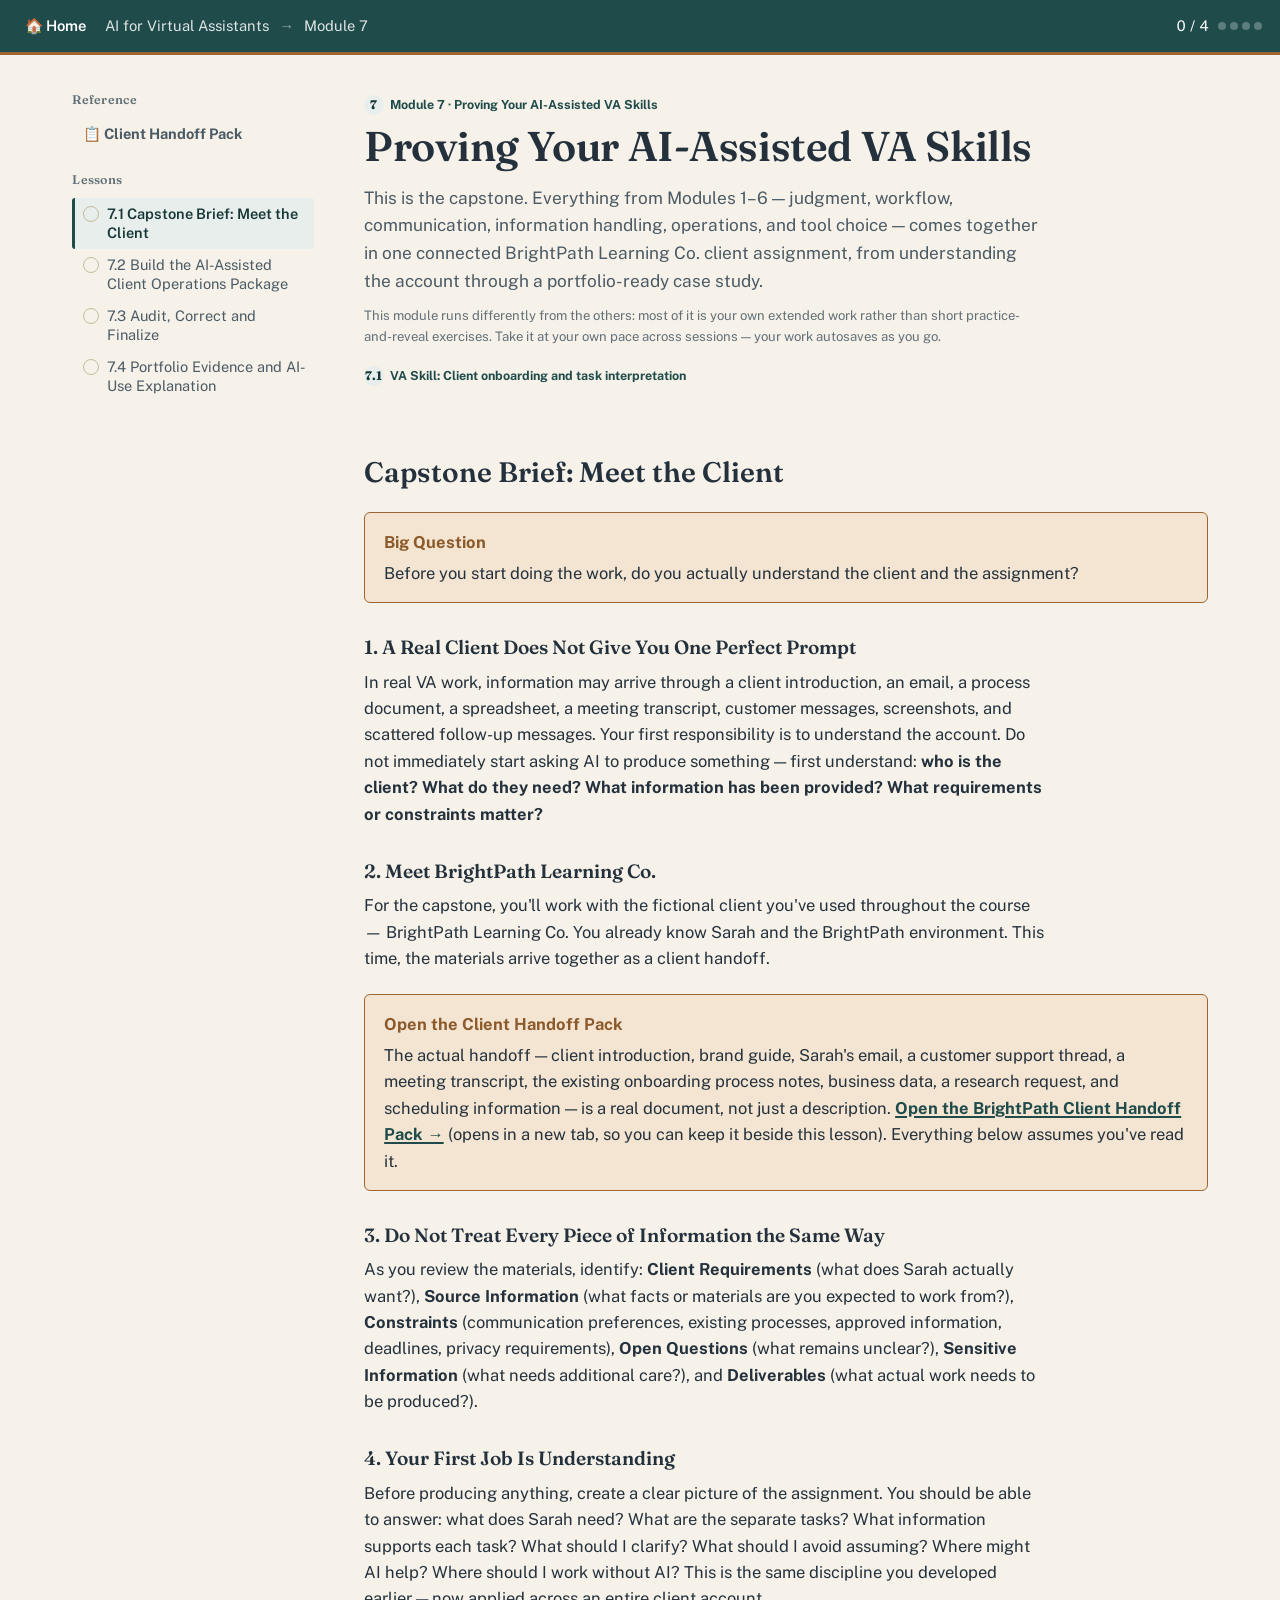
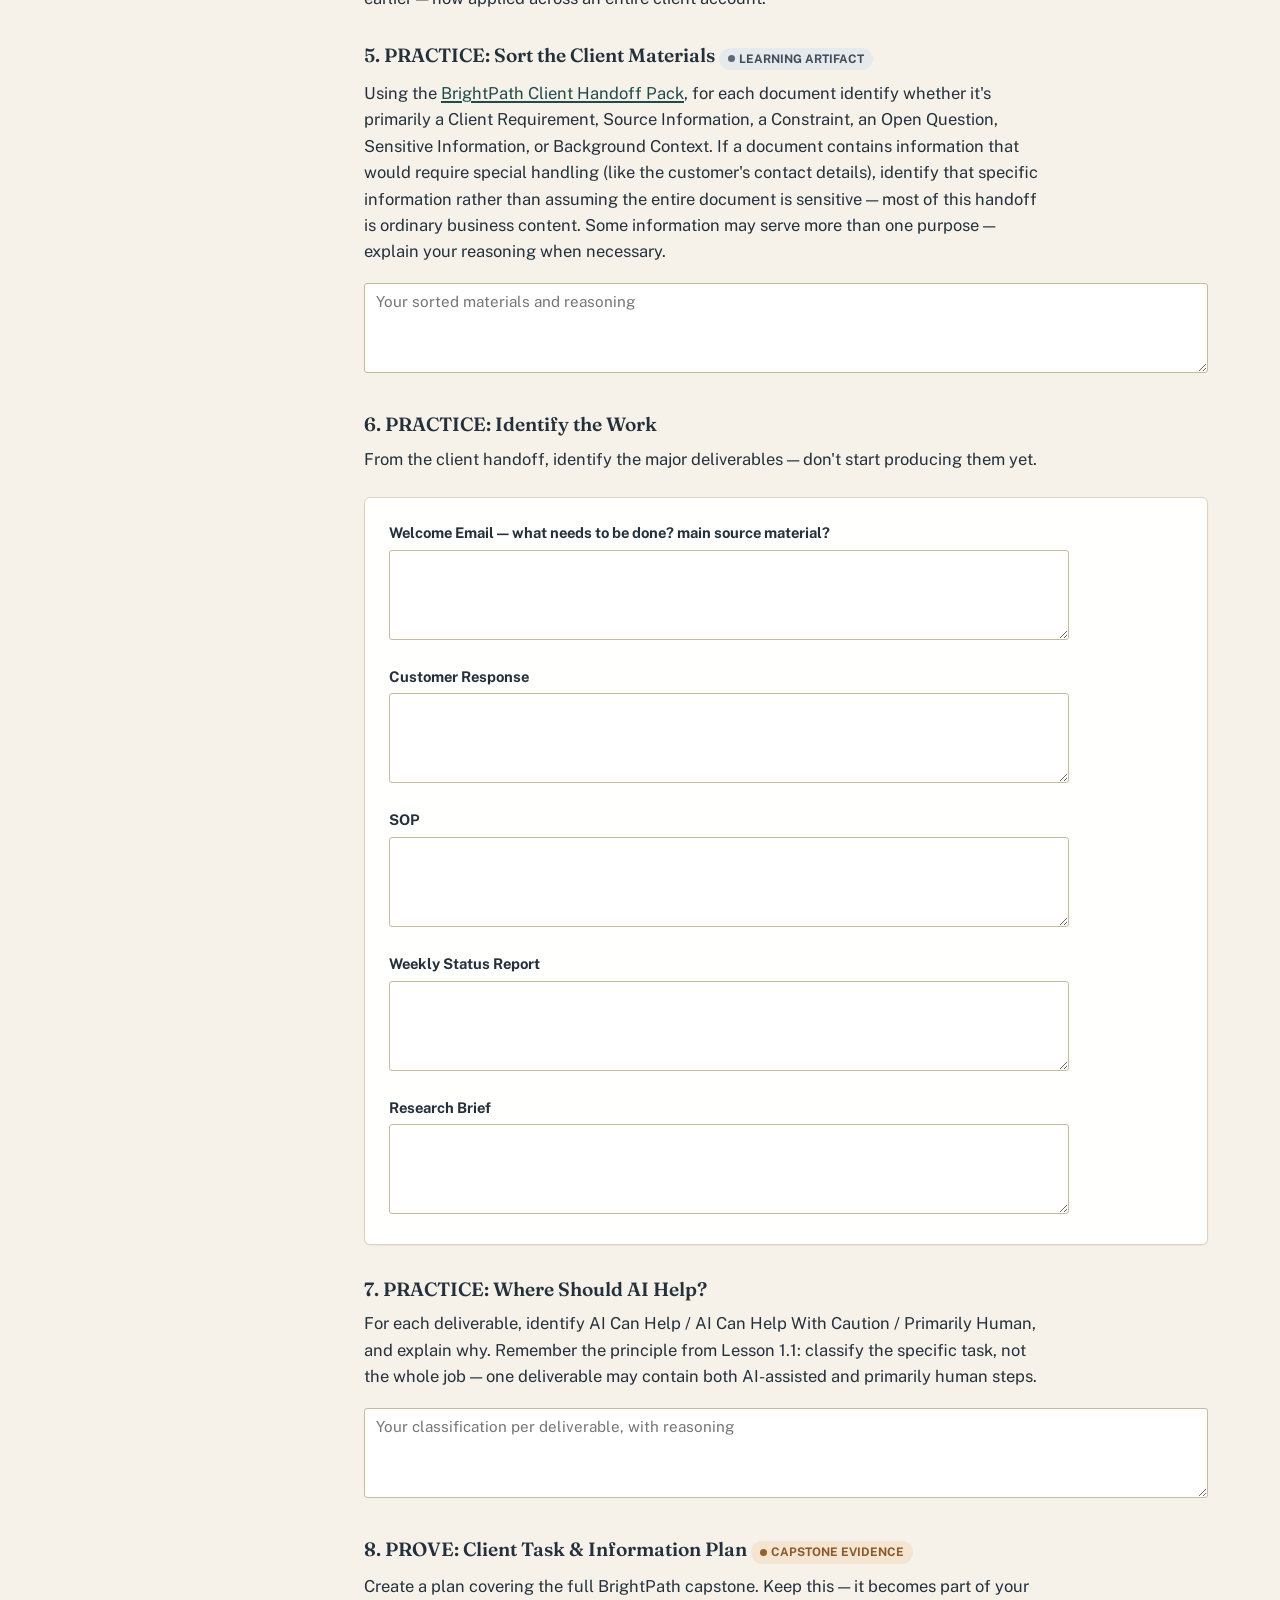
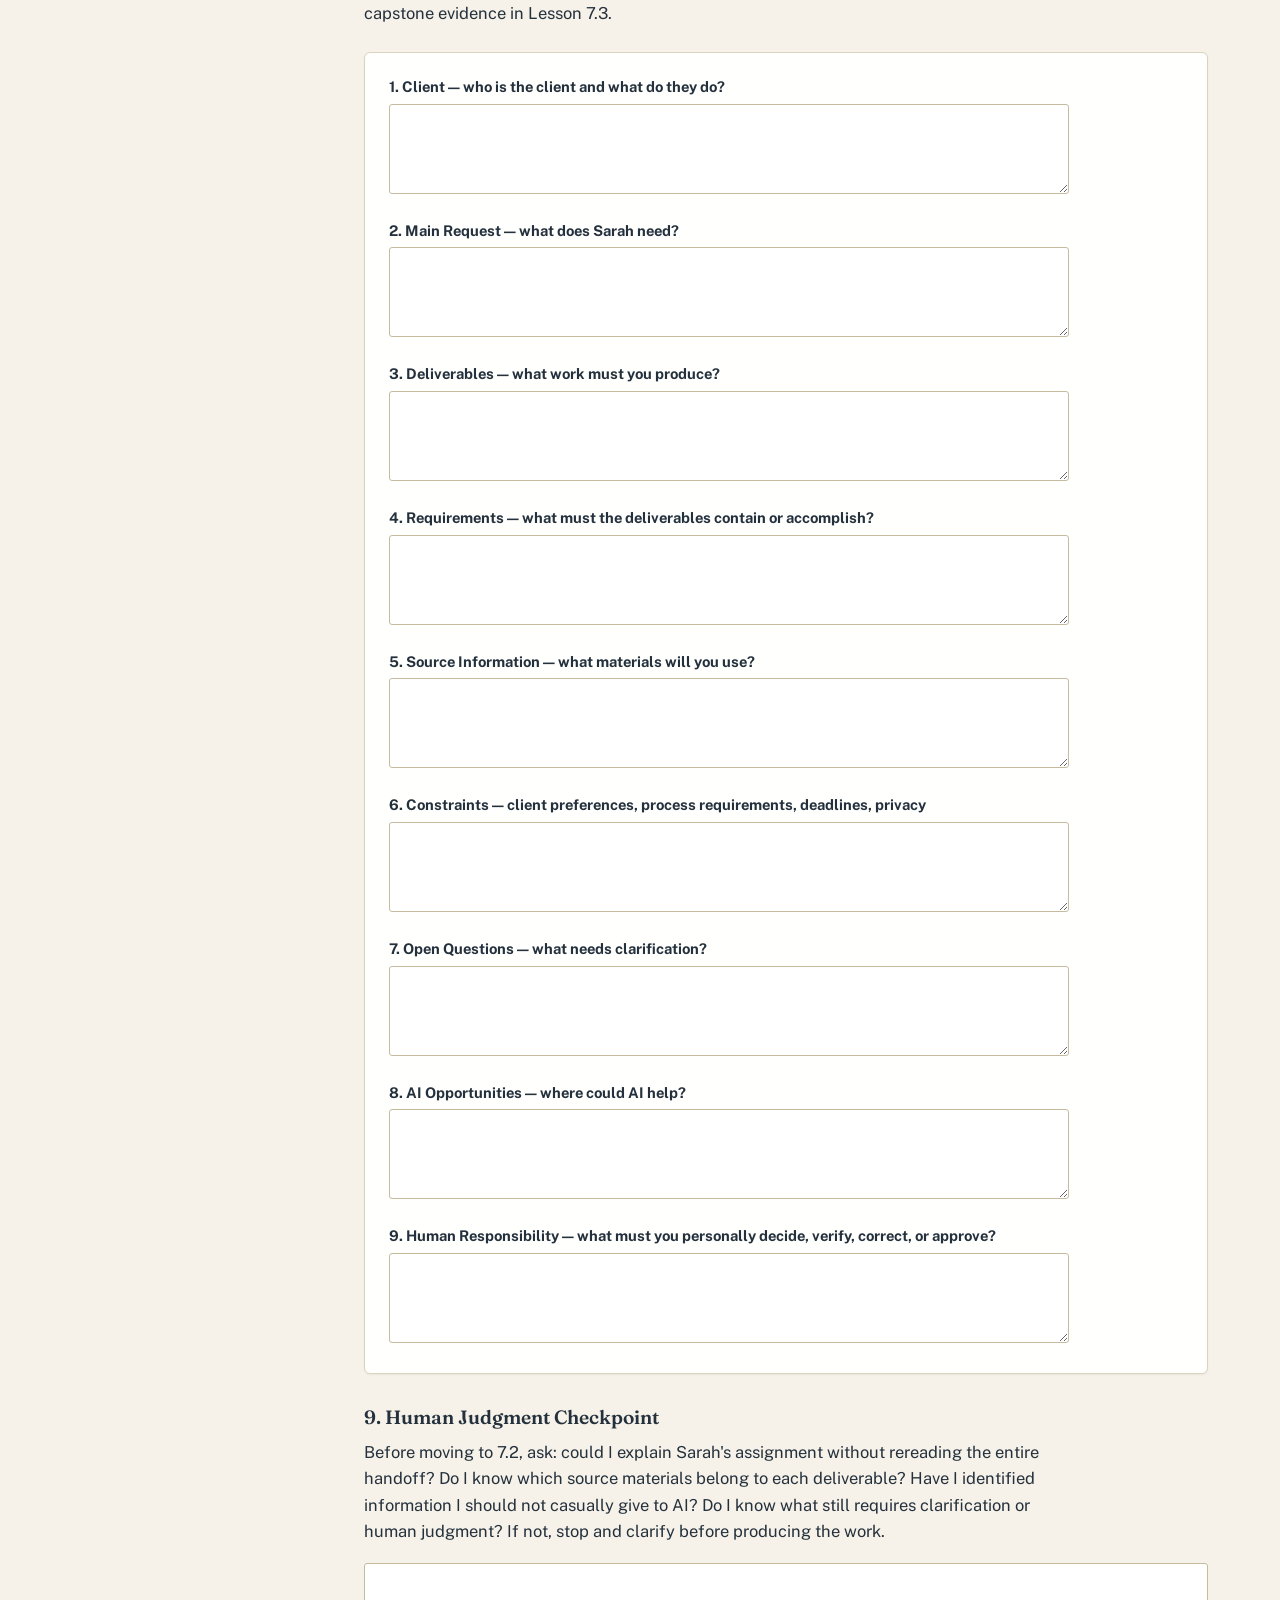
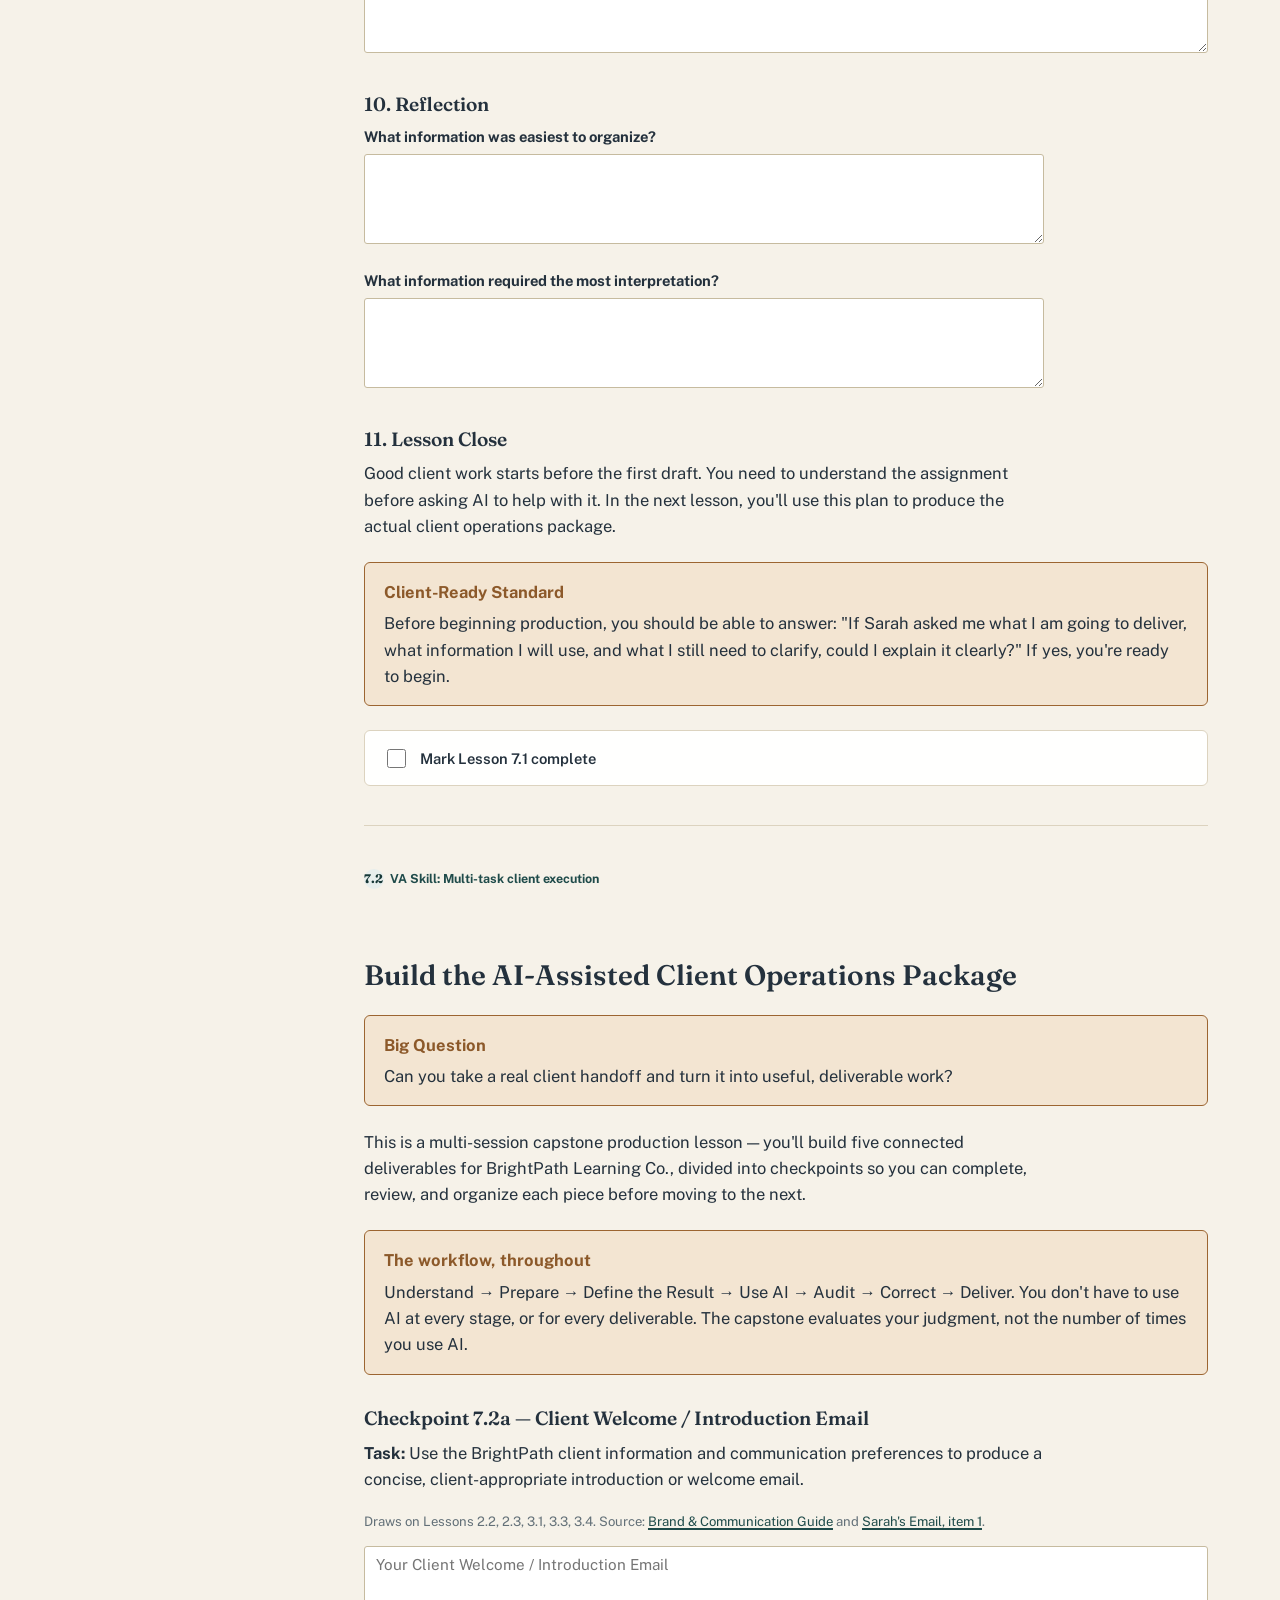
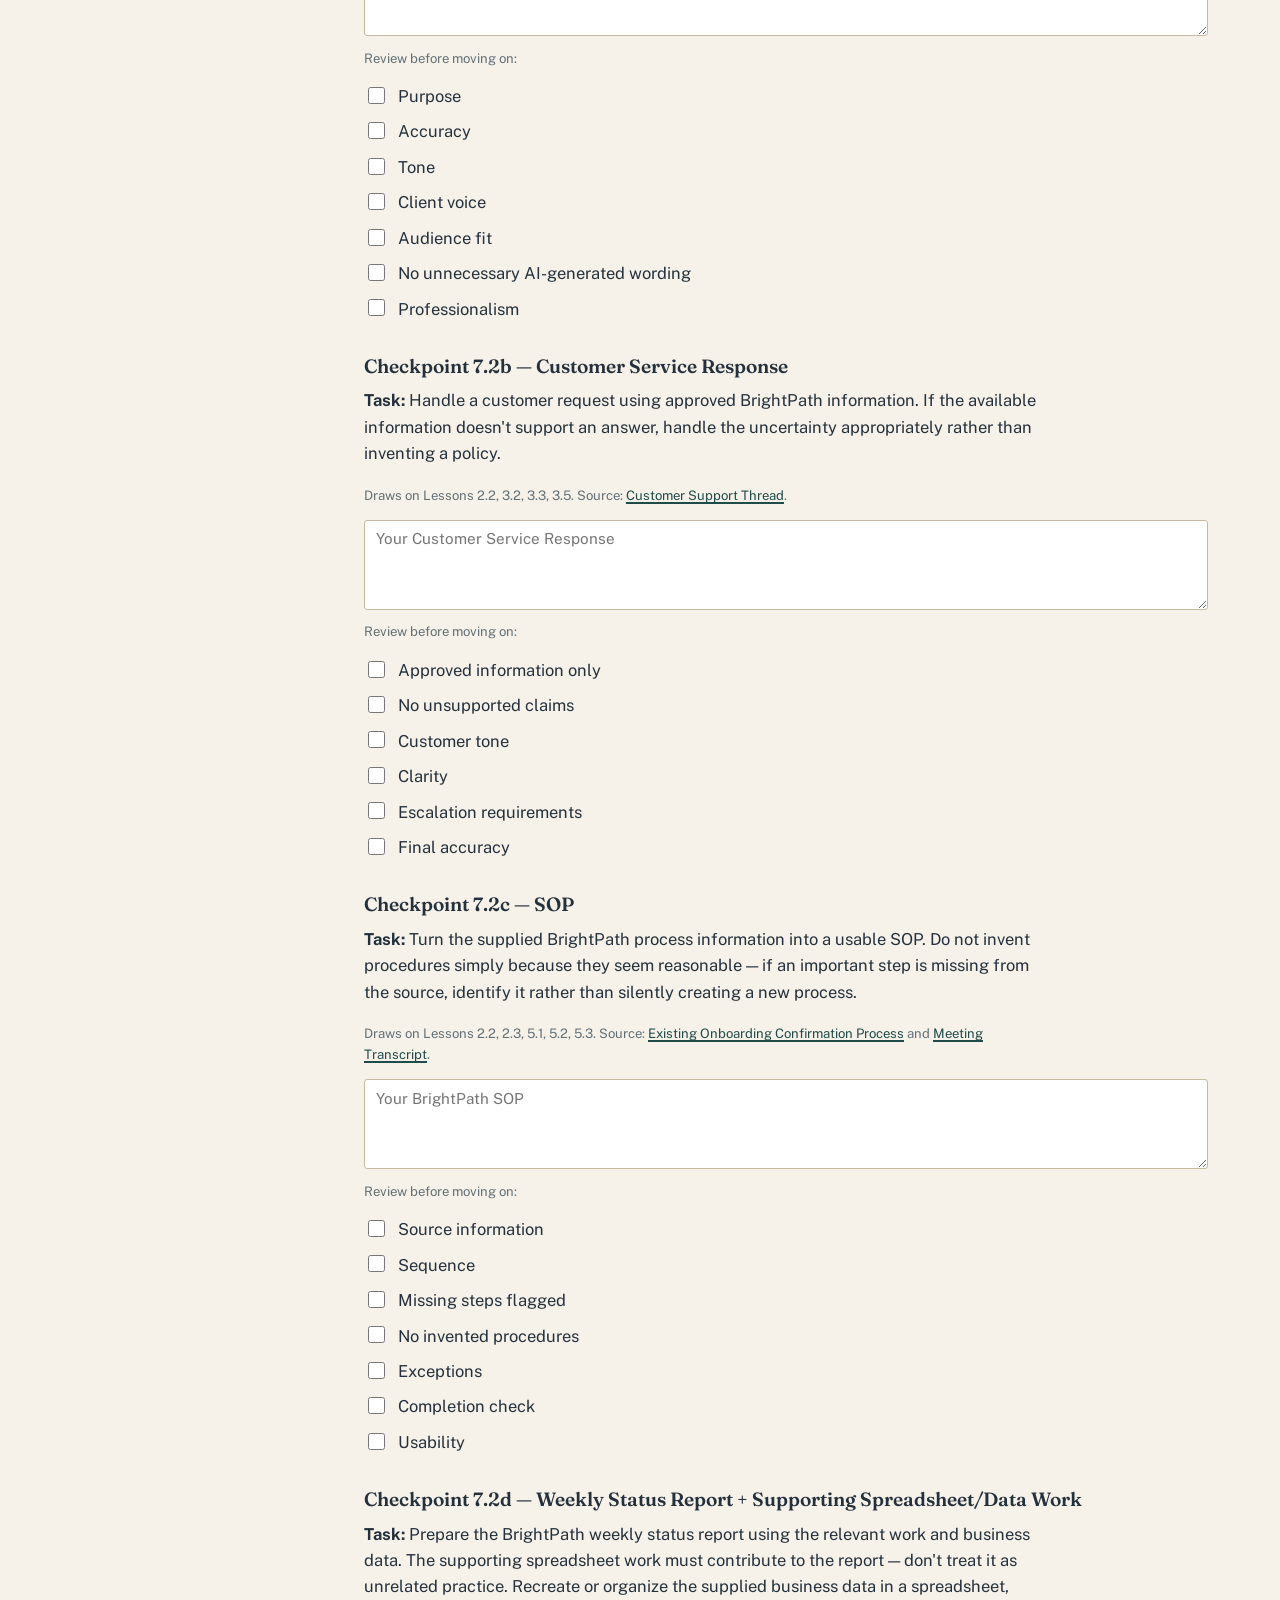
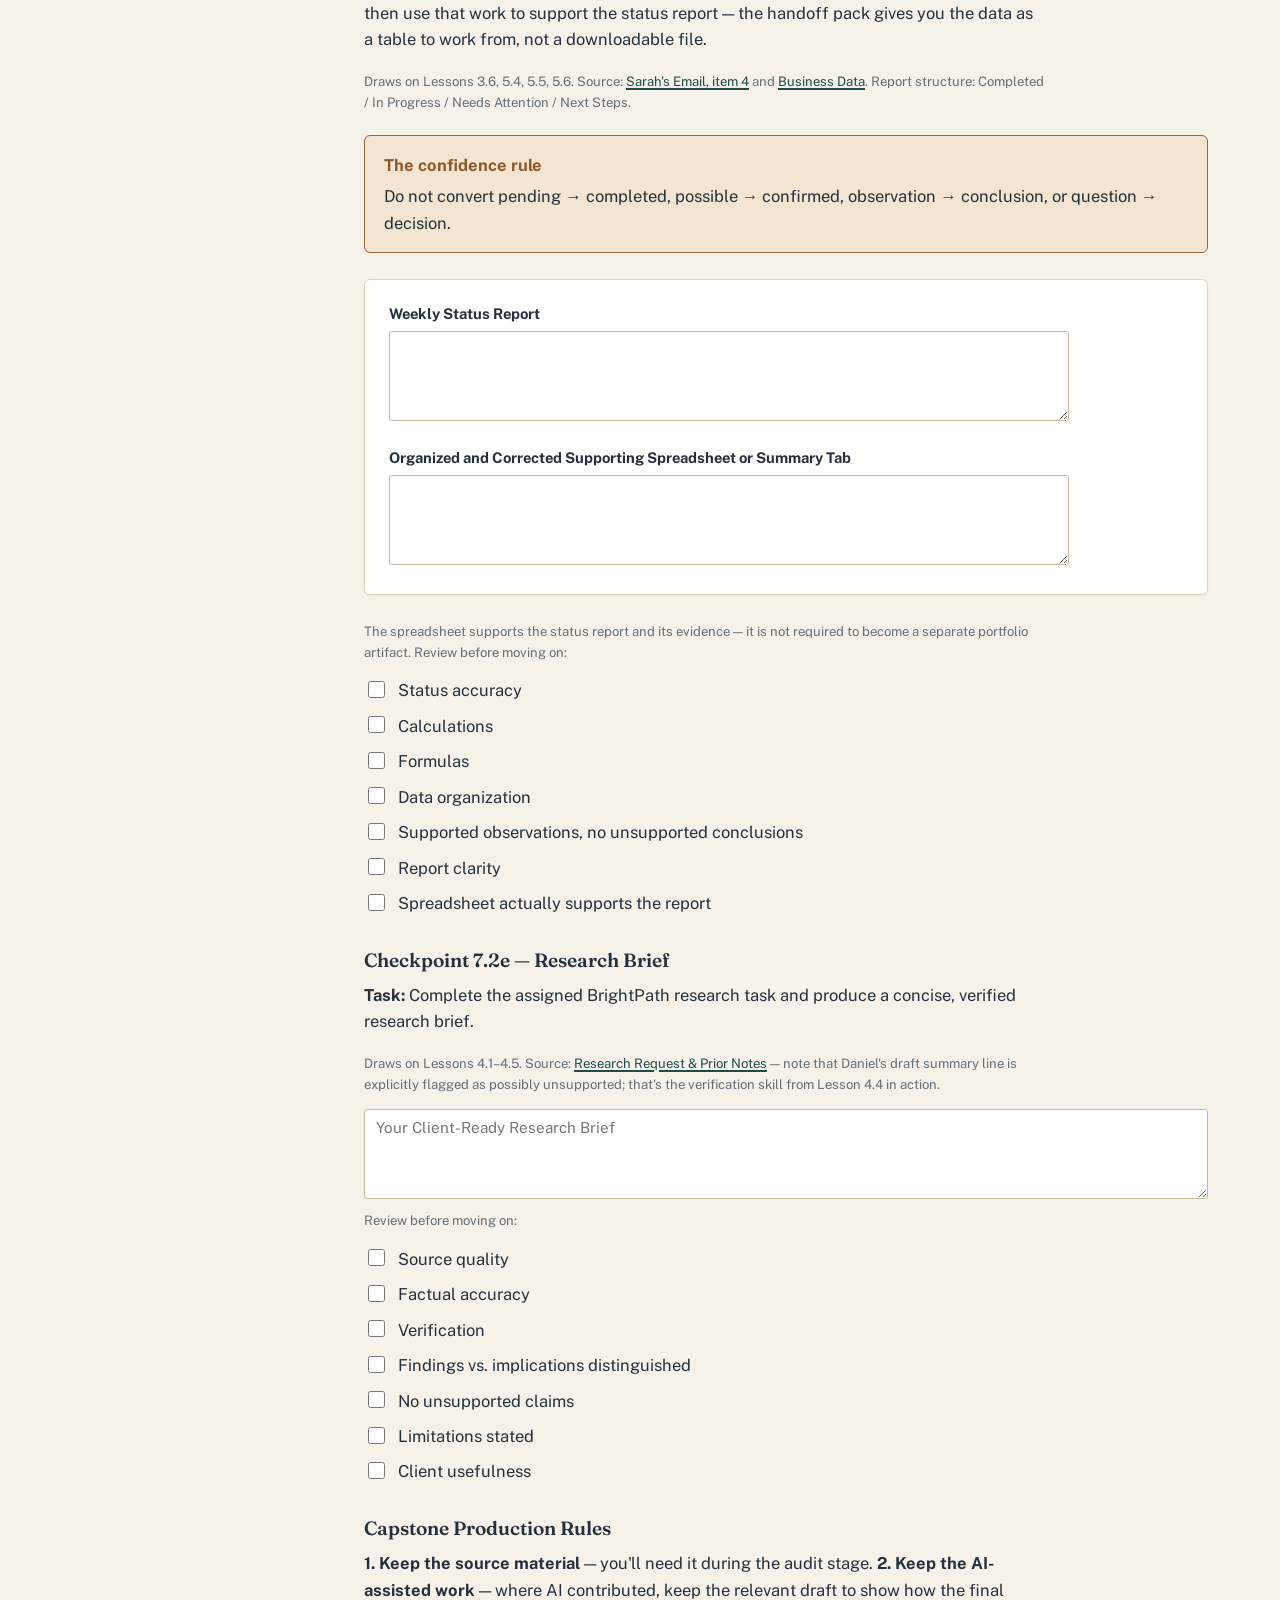
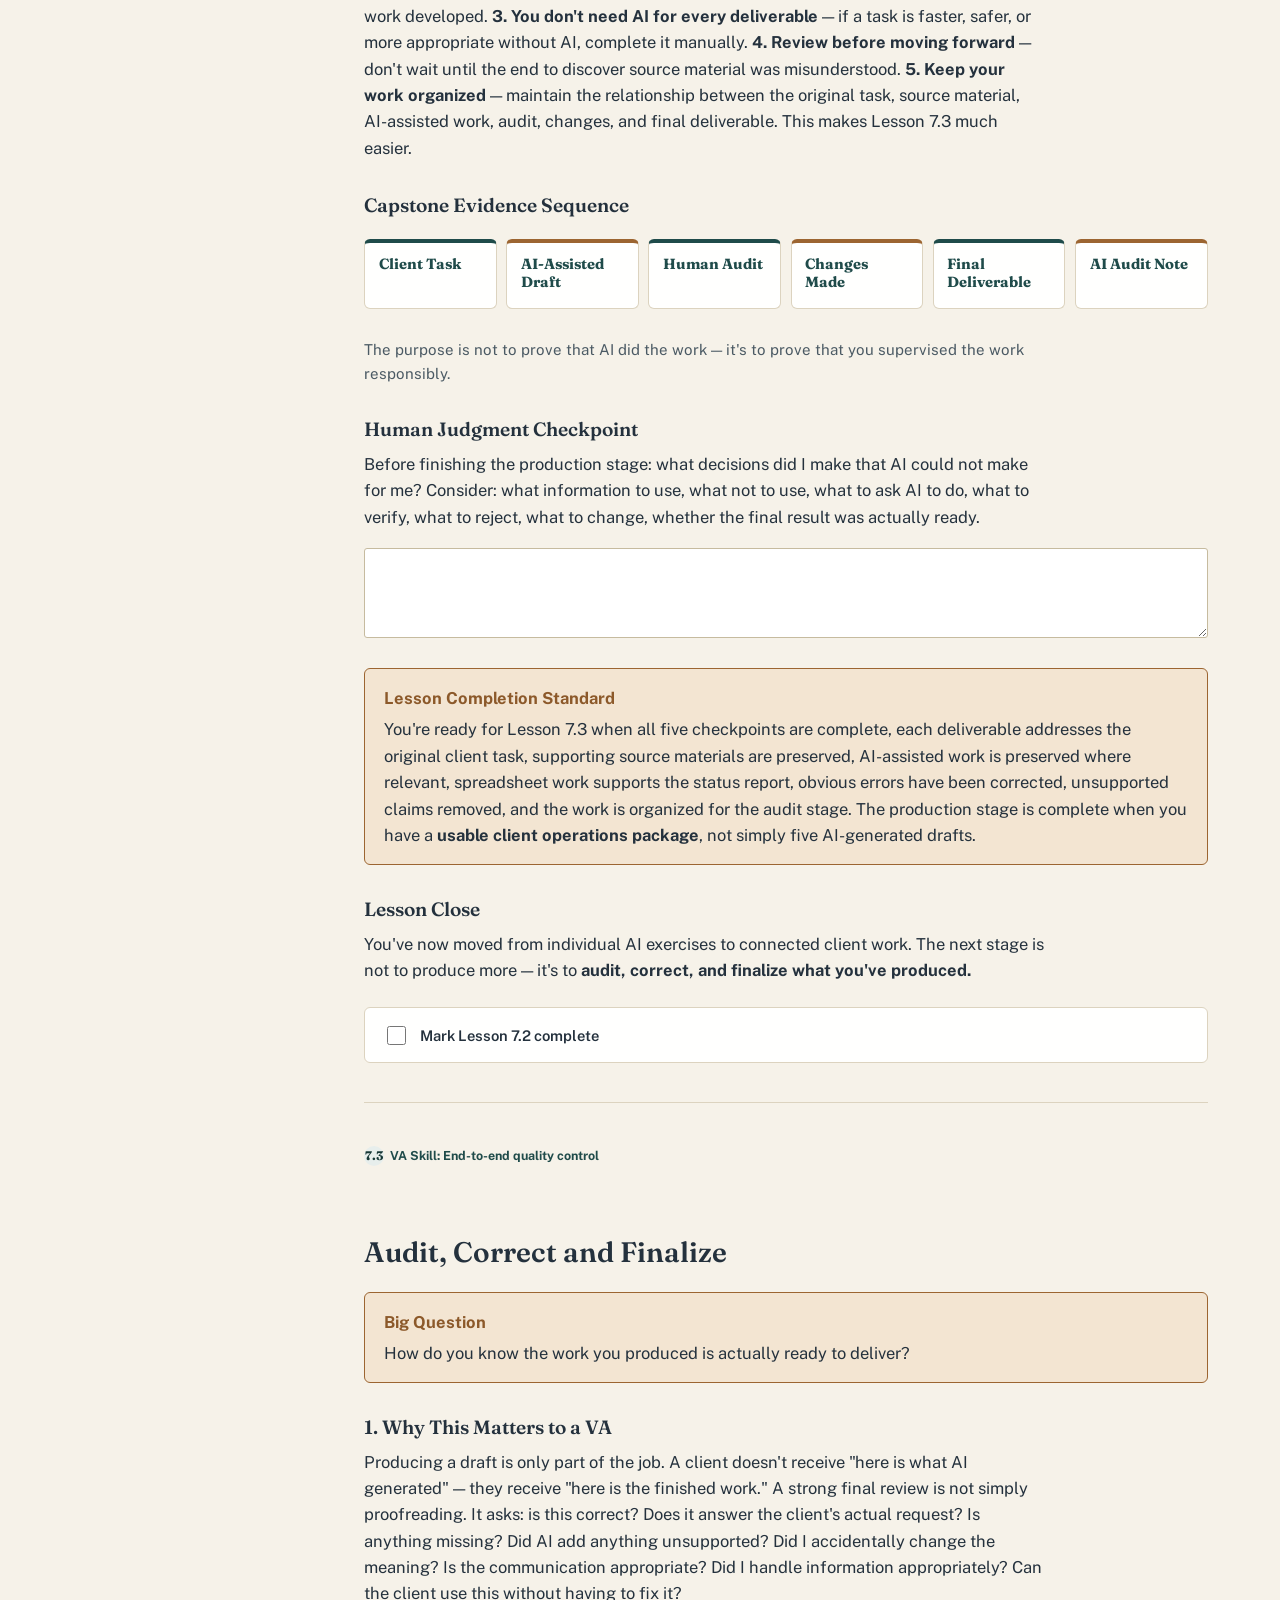
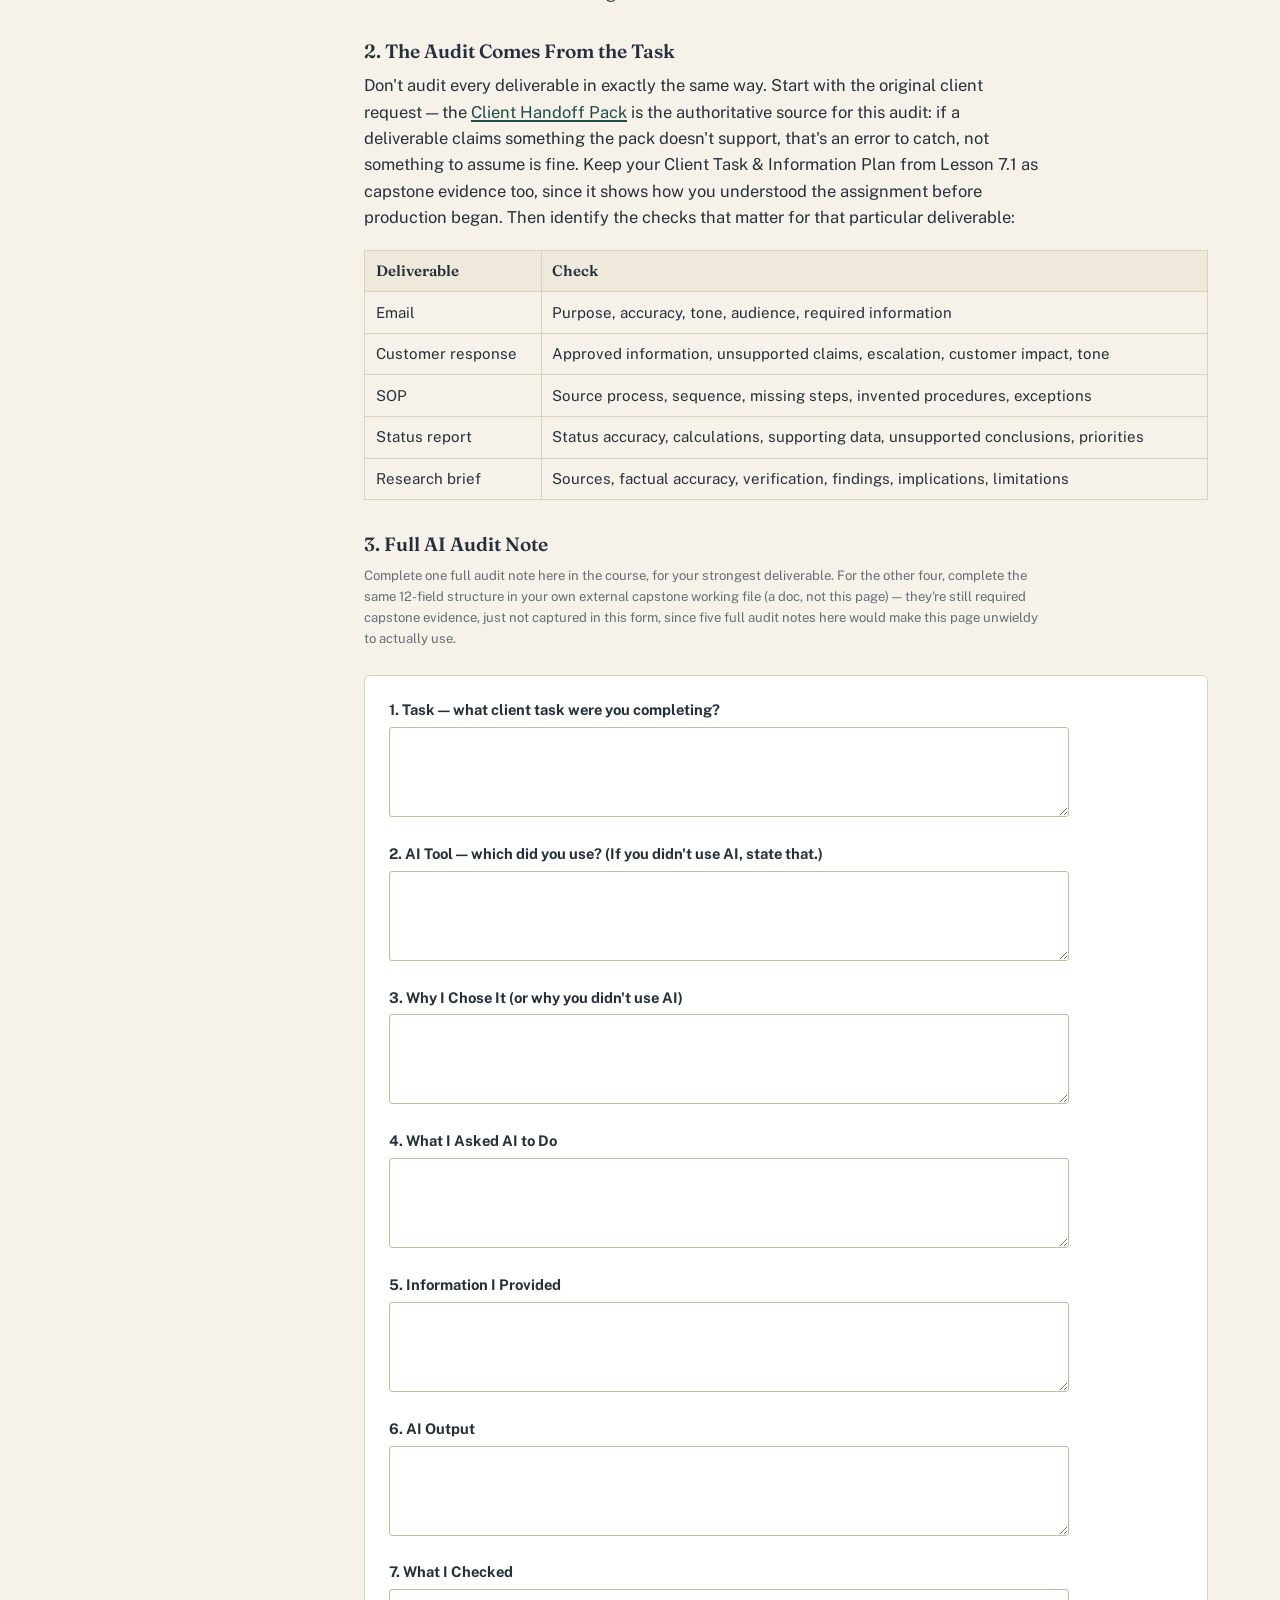
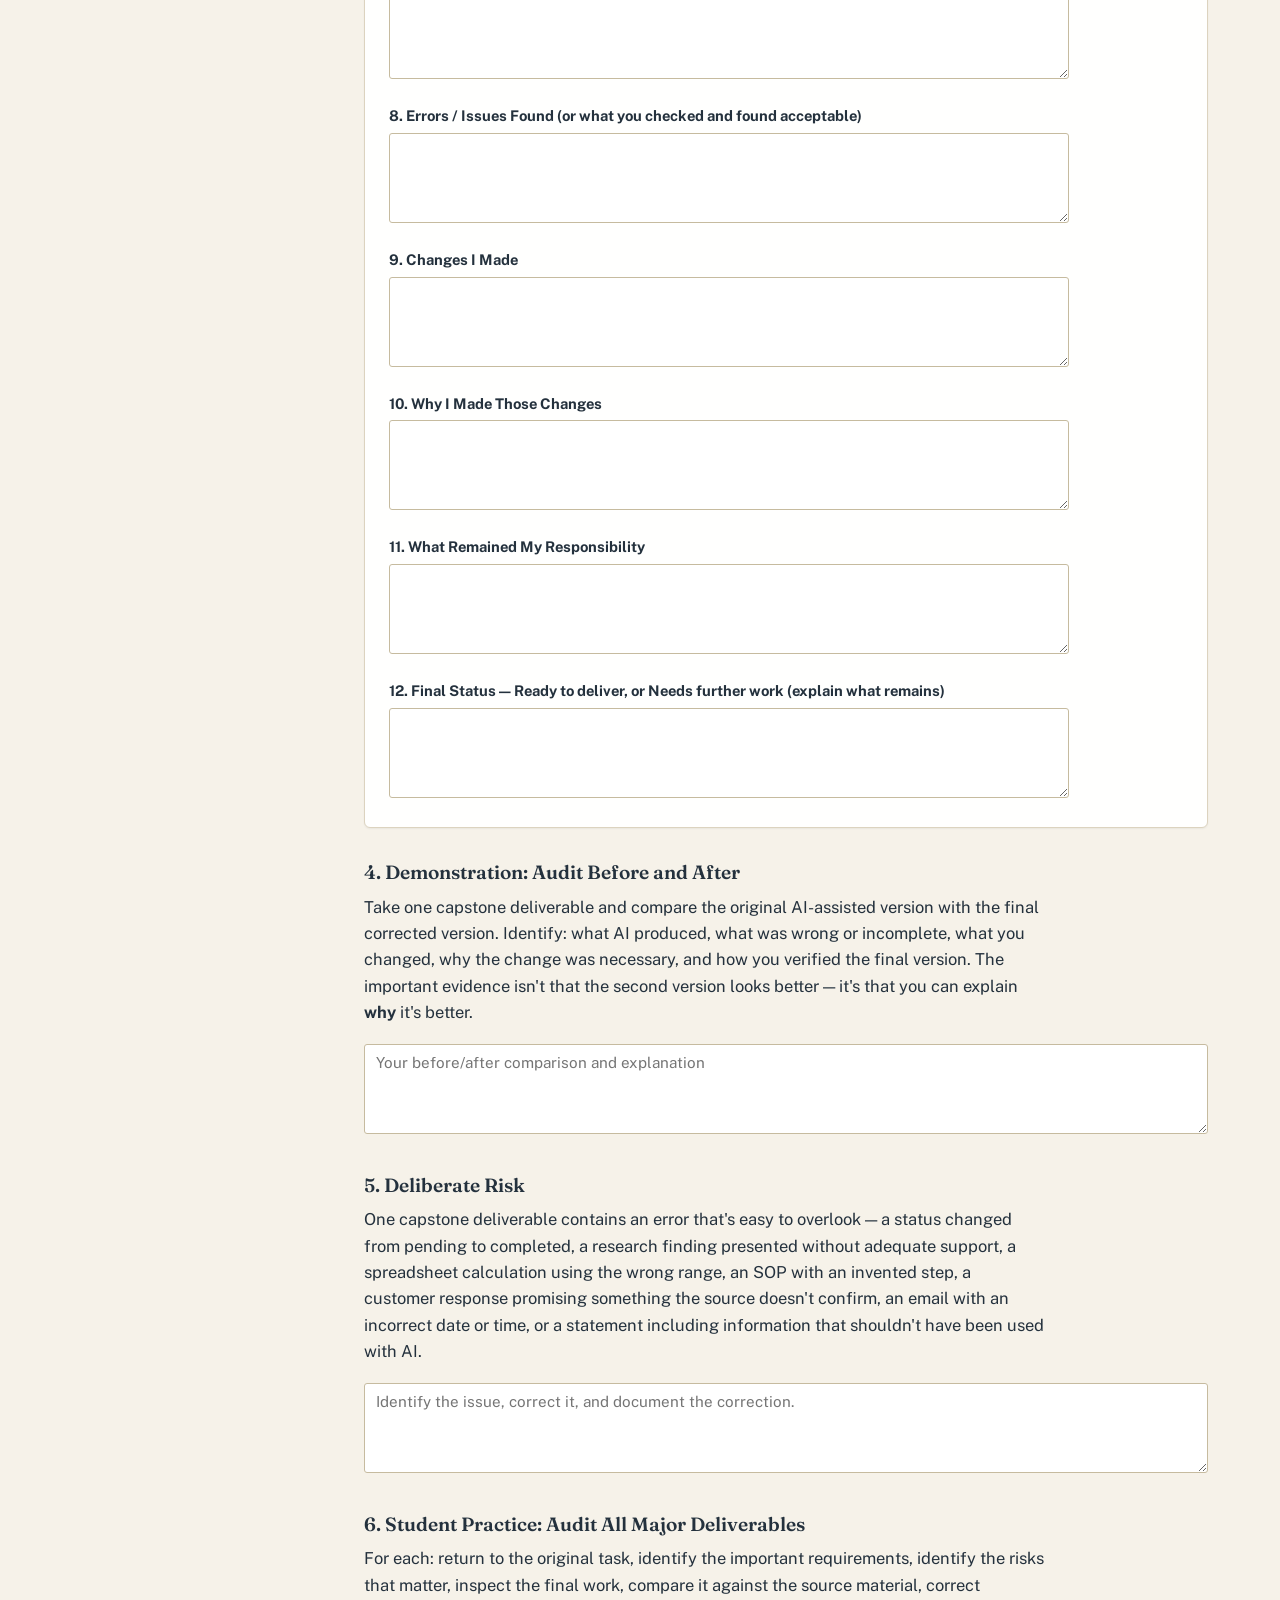
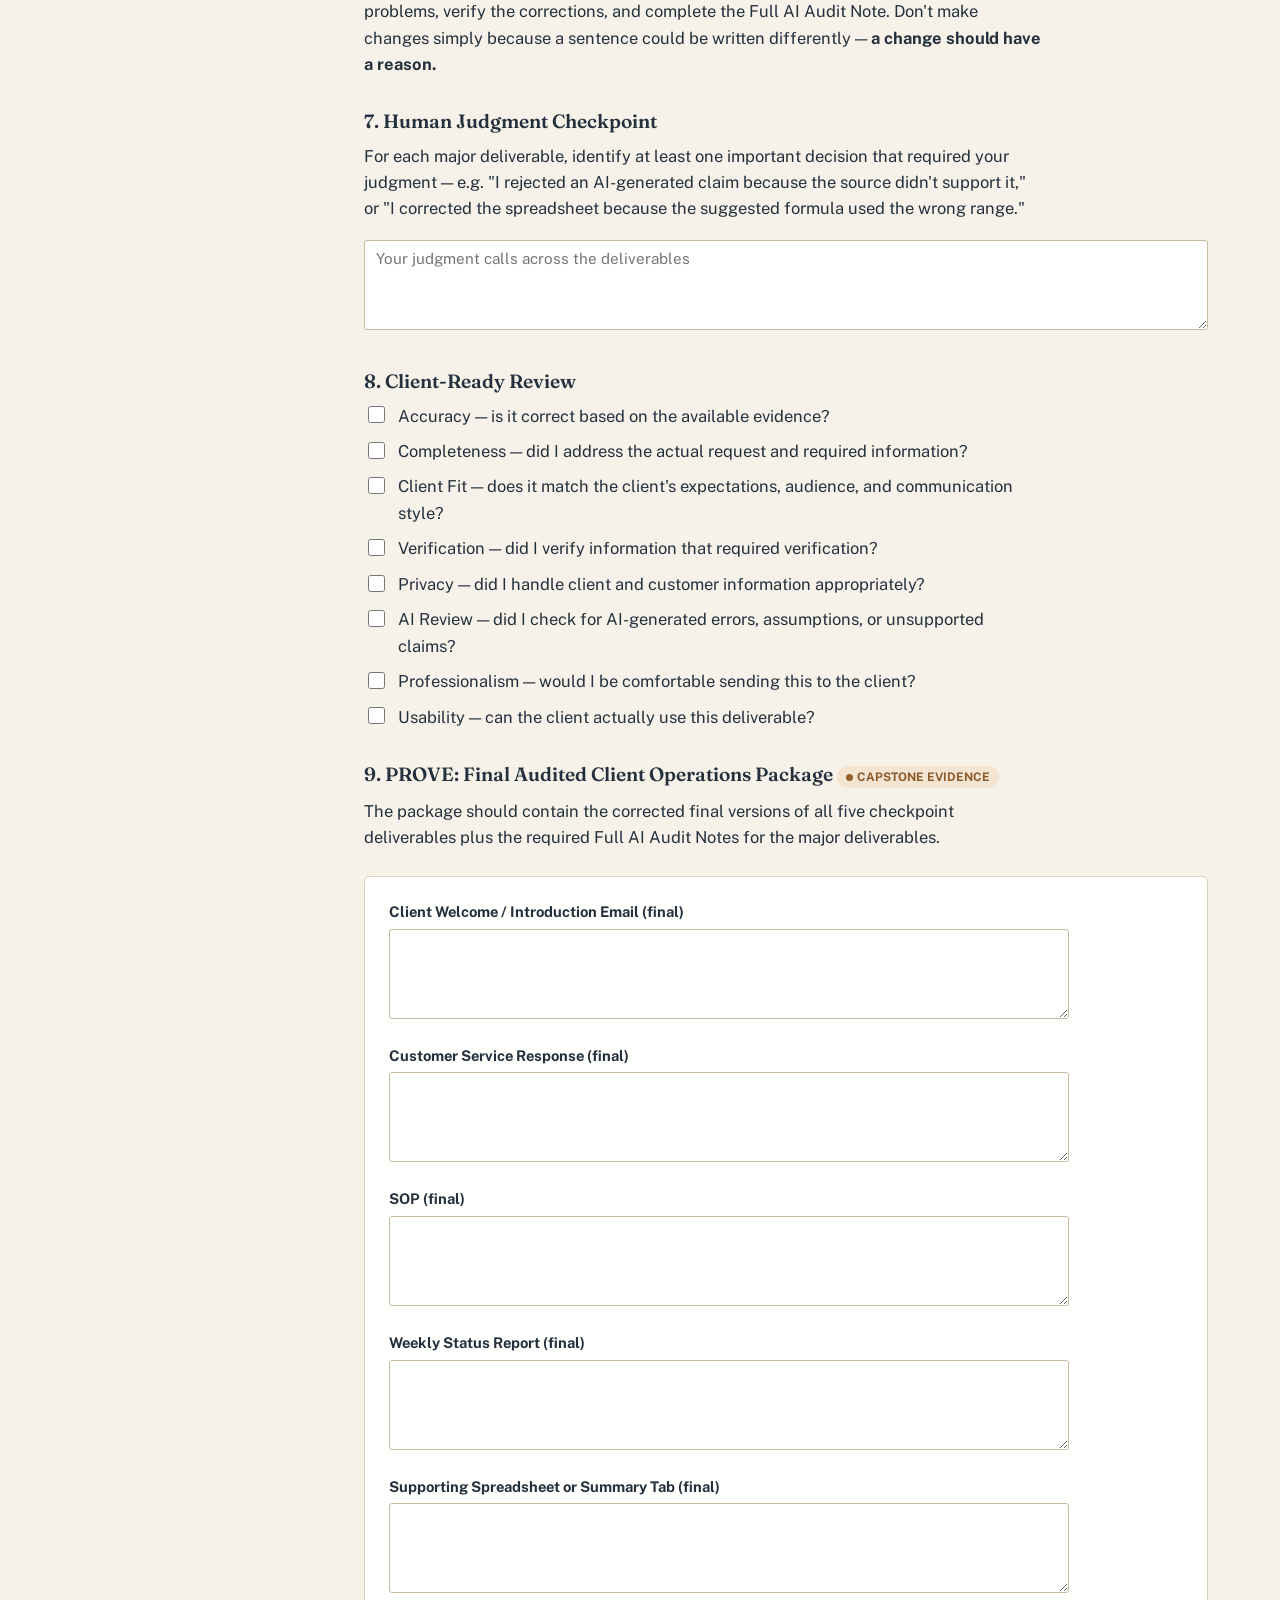
<file: module-7/index.html>
<!DOCTYPE html>
<html lang="en">
<head>
<meta charset="UTF-8">
<meta name="viewport" content="width=device-width, initial-scale=1.0">
<title>Module 7: Proving Your AI-Assisted VA Skills — AI for Virtual Assistants</title>
<link rel="stylesheet" href="../shared/course.css">
</head>
<body data-page="module" data-module-ids="7.1,7.2,7.3,7.4">
<a class="skip-link" href="#main">Skip to main content</a>

<div class="route-bar">
  <a class="home-btn" href="../">🏠 Home</a>
  <div class="route-crumb">AI for Virtual Assistants <span class="sep">→</span> Module 7</div>
  <div class="route-progress">
    <span data-progress-fraction>0 / 4</span>
    <span class="dots">
      <span class="dot"></span><span class="dot"></span><span class="dot"></span><span class="dot"></span>
    </span>
  </div>
</div>

<div class="page-shell">

  <nav class="lesson-rail" aria-label="Module 7 contents">
    <button class="rail-toggle" aria-expanded="false">Module 7 contents ▾</button>
    <div class="lesson-rail-body">
      <div class="lesson-rail-title">Reference</div>
      <ol>
        <li><a href="handoff/" target="_blank" style="font-weight:700;">📋 Client Handoff Pack</a></li>
      </ol>
      <div class="lesson-rail-title">Lessons</div>
      <ol>
        <li><a href="#l7-1" data-progress-id="7.1" class="current"><span class="rail-check"></span>7.1 Capstone Brief: Meet the Client</a></li>
        <li><a href="#l7-2" data-progress-id="7.2"><span class="rail-check"></span>7.2 Build the AI-Assisted Client Operations Package</a></li>
        <li><a href="#l7-3" data-progress-id="7.3"><span class="rail-check"></span>7.3 Audit, Correct and Finalize</a></li>
        <li><a href="#l7-4" data-progress-id="7.4"><span class="rail-check"></span>7.4 Portfolio Evidence and AI-Use Explanation</a></li>
      </ol>
    </div>
  </nav>

  <main id="main" class="lesson-main">

    <div class="eyebrow"><span class="num">7</span> Module 7 · Proving Your AI-Assisted VA Skills</div>
    <h1 style="margin-bottom:.3em;">Proving Your AI-Assisted VA Skills</h1>
    <p class="lede">This is the capstone. Everything from Modules 1–6 — judgment, workflow, communication, information handling, operations, and tool choice — comes together in one connected BrightPath Learning Co. client assignment, from understanding the account through a portfolio-ready case study.</p>
    <p class="field-hint" style="margin-top:-.6rem;">This module runs differently from the others: most of it is your own extended work rather than short practice-and-reveal exercises. Take it at your own pace across sessions — your work autosaves as you go.</p>

    <!-- ============ LESSON 7.1 ============ -->
    <section id="l7-1">
      <div class="eyebrow"><span class="num">7.1</span> VA Skill: Client onboarding and task interpretation</div>
      <h2>Capstone Brief: Meet the Client</h2>

      <div class="callout">
        <span class="callout-title">Big Question</span>
        Before you start doing the work, do you actually understand the client and the assignment?
      </div>

      <h3>1. A Real Client Does Not Give You One Perfect Prompt</h3>
      <p>In real VA work, information may arrive through a client introduction, an email, a process document, a spreadsheet, a meeting transcript, customer messages, screenshots, and scattered follow-up messages. Your first responsibility is to understand the account. Do not immediately start asking AI to produce something — first understand: <strong>who is the client? What do they need? What information has been provided? What requirements or constraints matter?</strong></p>

      <h3>2. Meet BrightPath Learning Co.</h3>
      <p>For the capstone, you'll work with the fictional client you've used throughout the course — BrightPath Learning Co. You already know Sarah and the BrightPath environment. This time, the materials arrive together as a client handoff.</p>
      <div class="callout" style="border-color:var(--brass); background:var(--brass-tint);">
        <span class="callout-title" style="color:var(--brass-dark);">Open the Client Handoff Pack</span>
        The actual handoff — client introduction, brand guide, Sarah's email, a customer support thread, a meeting transcript, the existing onboarding process notes, business data, a research request, and scheduling information — is a real document, not just a description. <a href="handoff/" target="_blank" style="font-weight:700;">Open the BrightPath Client Handoff Pack →</a> (opens in a new tab, so you can keep it beside this lesson). Everything below assumes you've read it.
      </div>

      <h3>3. Do Not Treat Every Piece of Information the Same Way</h3>
      <p>As you review the materials, identify: <strong>Client Requirements</strong> (what does Sarah actually want?), <strong>Source Information</strong> (what facts or materials are you expected to work from?), <strong>Constraints</strong> (communication preferences, existing processes, approved information, deadlines, privacy requirements), <strong>Open Questions</strong> (what remains unclear?), <strong>Sensitive Information</strong> (what needs additional care?), and <strong>Deliverables</strong> (what actual work needs to be produced?).</p>

      <h3>4. Your First Job Is Understanding</h3>
      <p>Before producing anything, create a clear picture of the assignment. You should be able to answer: what does Sarah need? What are the separate tasks? What information supports each task? What should I clarify? What should I avoid assuming? Where might AI help? Where should I work without AI? This is the same discipline you developed earlier — now applied across an entire client account.</p>

      <h3>5. PRACTICE: Sort the Client Materials <span class="tag tag-learning">LEARNING ARTIFACT</span></h3>
      <p>Using the <a href="handoff/" target="_blank">BrightPath Client Handoff Pack</a>, for each document identify whether it's primarily a Client Requirement, Source Information, a Constraint, an Open Question, Sensitive Information, or Background Context. If a document contains information that would require special handling (like the customer's contact details), identify that specific information rather than assuming the entire document is sensitive — most of this handoff is ordinary business content. Some information may serve more than one purpose — explain your reasoning when necessary.</p>
      <textarea data-save-id="7.1-sort-materials" placeholder="Your sorted materials and reasoning"></textarea>

      <h3>6. PRACTICE: Identify the Work</h3>
      <p>From the client handoff, identify the major deliverables — don't start producing them yet.</p>
      <div class="card">
        <div class="field"><label>Welcome Email — what needs to be done? main source material?</label><textarea data-save-id="7.1-identify-email"></textarea></div>
        <div class="field"><label>Customer Response</label><textarea data-save-id="7.1-identify-customer"></textarea></div>
        <div class="field"><label>SOP</label><textarea data-save-id="7.1-identify-sop"></textarea></div>
        <div class="field"><label>Weekly Status Report</label><textarea data-save-id="7.1-identify-report"></textarea></div>
        <div class="field" style="margin-bottom:0;"><label>Research Brief</label><textarea data-save-id="7.1-identify-research"></textarea></div>
      </div>

      <h3>7. PRACTICE: Where Should AI Help?</h3>
      <p>For each deliverable, identify AI Can Help / AI Can Help With Caution / Primarily Human, and explain why. Remember the principle from Lesson 1.1: classify the specific task, not the whole job — one deliverable may contain both AI-assisted and primarily human steps.</p>
      <textarea data-save-id="7.1-ai-help-map" placeholder="Your classification per deliverable, with reasoning"></textarea>

      <h3>8. PROVE: Client Task &amp; Information Plan <span class="tag tag-capstone">CAPSTONE EVIDENCE</span></h3>
      <p>Create a plan covering the full BrightPath capstone. Keep this — it becomes part of your capstone evidence in Lesson 7.3.</p>
      <div class="card">
        <div class="field"><label>1. Client — who is the client and what do they do?</label><textarea data-save-id="7.1-plan-client"></textarea></div>
        <div class="field"><label>2. Main Request — what does Sarah need?</label><textarea data-save-id="7.1-plan-request"></textarea></div>
        <div class="field"><label>3. Deliverables — what work must you produce?</label><textarea data-save-id="7.1-plan-deliverables"></textarea></div>
        <div class="field"><label>4. Requirements — what must the deliverables contain or accomplish?</label><textarea data-save-id="7.1-plan-requirements"></textarea></div>
        <div class="field"><label>5. Source Information — what materials will you use?</label><textarea data-save-id="7.1-plan-source"></textarea></div>
        <div class="field"><label>6. Constraints — client preferences, process requirements, deadlines, privacy</label><textarea data-save-id="7.1-plan-constraints"></textarea></div>
        <div class="field"><label>7. Open Questions — what needs clarification?</label><textarea data-save-id="7.1-plan-questions"></textarea></div>
        <div class="field"><label>8. AI Opportunities — where could AI help?</label><textarea data-save-id="7.1-plan-ai"></textarea></div>
        <div class="field" style="margin-bottom:0;"><label>9. Human Responsibility — what must you personally decide, verify, correct, or approve?</label><textarea data-save-id="7.1-plan-human"></textarea></div>
      </div>

      <h3>9. Human Judgment Checkpoint</h3>
      <p>Before moving to 7.2, ask: could I explain Sarah's assignment without rereading the entire handoff? Do I know which source materials belong to each deliverable? Have I identified information I should not casually give to AI? Do I know what still requires clarification or human judgment? If not, stop and clarify before producing the work.</p>
      <textarea data-save-id="7.1-checkpoint"></textarea>

      <h3>10. Reflection</h3>
      <div class="field"><label>What information was easiest to organize?</label><textarea data-save-id="7.1-reflect-1"></textarea></div>
      <div class="field"><label>What information required the most interpretation?</label><textarea data-save-id="7.1-reflect-2"></textarea></div>

      <h3>11. Lesson Close</h3>
      <p>Good client work starts before the first draft. You need to understand the assignment before asking AI to help with it. In the next lesson, you'll use this plan to produce the actual client operations package.</p>
      <div class="callout"><span class="callout-title">Client-Ready Standard</span>Before beginning production, you should be able to answer: "If Sarah asked me what I am going to deliver, what information I will use, and what I still need to clarify, could I explain it clearly?" If yes, you're ready to begin.</div>

      <div class="mark-done-row">
        <input type="checkbox" id="done-7-1" data-complete-id="7.1">
        <label for="done-7-1">Mark Lesson 7.1 complete</label>
      </div>
    </section>

    <hr class="divider">

    <!-- ============ LESSON 7.2 ============ -->
    <section id="l7-2">
      <div class="eyebrow"><span class="num">7.2</span> VA Skill: Multi-task client execution</div>
      <h2>Build the AI-Assisted Client Operations Package</h2>

      <div class="callout">
        <span class="callout-title">Big Question</span>
        Can you take a real client handoff and turn it into useful, deliverable work?
      </div>

      <p>This is a multi-session capstone production lesson — you'll build five connected deliverables for BrightPath Learning Co., divided into checkpoints so you can complete, review, and organize each piece before moving to the next.</p>

      <div class="callout"><span class="callout-title">The workflow, throughout</span>Understand → Prepare → Define the Result → Use AI → Audit → Correct → Deliver. You don't have to use AI at every stage, or for every deliverable. The capstone evaluates your judgment, not the number of times you use AI.</div>

      <h3>Checkpoint 7.2a — Client Welcome / Introduction Email</h3>
      <p><strong>Task:</strong> Use the BrightPath client information and communication preferences to produce a concise, client-appropriate introduction or welcome email.</p>
      <p class="field-hint">Draws on Lessons 2.2, 2.3, 3.1, 3.3, 3.4. Source: <a href="handoff/#doc-02" target="_blank">Brand &amp; Communication Guide</a> and <a href="handoff/#doc-03" target="_blank">Sarah's Email, item 1</a>.</p>
      <textarea data-save-id="7.2a-deliverable" placeholder="Your Client Welcome / Introduction Email"></textarea>
      <p class="field-hint">Review before moving on:</p>
      <ul class="checklist">
        <li><input type="checkbox" data-checklist-id="7.2a-check-1"><span>Purpose</span></li>
        <li><input type="checkbox" data-checklist-id="7.2a-check-2"><span>Accuracy</span></li>
        <li><input type="checkbox" data-checklist-id="7.2a-check-3"><span>Tone</span></li>
        <li><input type="checkbox" data-checklist-id="7.2a-check-4"><span>Client voice</span></li>
        <li><input type="checkbox" data-checklist-id="7.2a-check-5"><span>Audience fit</span></li>
        <li><input type="checkbox" data-checklist-id="7.2a-check-6"><span>No unnecessary AI-generated wording</span></li>
        <li><input type="checkbox" data-checklist-id="7.2a-check-7"><span>Professionalism</span></li>
      </ul>

      <h3>Checkpoint 7.2b — Customer Service Response</h3>
      <p><strong>Task:</strong> Handle a customer request using approved BrightPath information. If the available information doesn't support an answer, handle the uncertainty appropriately rather than inventing a policy.</p>
      <p class="field-hint">Draws on Lessons 2.2, 3.2, 3.3, 3.5. Source: <a href="handoff/#doc-04" target="_blank">Customer Support Thread</a>.</p>
      <textarea data-save-id="7.2b-deliverable" placeholder="Your Customer Service Response"></textarea>
      <p class="field-hint">Review before moving on:</p>
      <ul class="checklist">
        <li><input type="checkbox" data-checklist-id="7.2b-check-1"><span>Approved information only</span></li>
        <li><input type="checkbox" data-checklist-id="7.2b-check-2"><span>No unsupported claims</span></li>
        <li><input type="checkbox" data-checklist-id="7.2b-check-3"><span>Customer tone</span></li>
        <li><input type="checkbox" data-checklist-id="7.2b-check-4"><span>Clarity</span></li>
        <li><input type="checkbox" data-checklist-id="7.2b-check-5"><span>Escalation requirements</span></li>
        <li><input type="checkbox" data-checklist-id="7.2b-check-6"><span>Final accuracy</span></li>
      </ul>

      <h3>Checkpoint 7.2c — SOP</h3>
      <p><strong>Task:</strong> Turn the supplied BrightPath process information into a usable SOP. Do not invent procedures simply because they seem reasonable — if an important step is missing from the source, identify it rather than silently creating a new process.</p>
      <p class="field-hint">Draws on Lessons 2.2, 2.3, 5.1, 5.2, 5.3. Source: <a href="handoff/#doc-06" target="_blank">Existing Onboarding Confirmation Process</a> and <a href="handoff/#doc-05" target="_blank">Meeting Transcript</a>.</p>
      <textarea data-save-id="7.2c-deliverable" placeholder="Your BrightPath SOP"></textarea>
      <p class="field-hint">Review before moving on:</p>
      <ul class="checklist">
        <li><input type="checkbox" data-checklist-id="7.2c-check-1"><span>Source information</span></li>
        <li><input type="checkbox" data-checklist-id="7.2c-check-2"><span>Sequence</span></li>
        <li><input type="checkbox" data-checklist-id="7.2c-check-3"><span>Missing steps flagged</span></li>
        <li><input type="checkbox" data-checklist-id="7.2c-check-4"><span>No invented procedures</span></li>
        <li><input type="checkbox" data-checklist-id="7.2c-check-5"><span>Exceptions</span></li>
        <li><input type="checkbox" data-checklist-id="7.2c-check-6"><span>Completion check</span></li>
        <li><input type="checkbox" data-checklist-id="7.2c-check-7"><span>Usability</span></li>
      </ul>

      <h3>Checkpoint 7.2d — Weekly Status Report + Supporting Spreadsheet/Data Work</h3>
      <p><strong>Task:</strong> Prepare the BrightPath weekly status report using the relevant work and business data. The supporting spreadsheet work must contribute to the report — don't treat it as unrelated practice. Recreate or organize the supplied business data in a spreadsheet, then use that work to support the status report — the handoff pack gives you the data as a table to work from, not a downloadable file.</p>
      <p class="field-hint">Draws on Lessons 3.6, 5.4, 5.5, 5.6. Source: <a href="handoff/#doc-03" target="_blank">Sarah's Email, item 4</a> and <a href="handoff/#doc-07" target="_blank">Business Data</a>. Report structure: Completed / In Progress / Needs Attention / Next Steps.</p>
      <div class="callout"><span class="callout-title">The confidence rule</span>Do not convert pending → completed, possible → confirmed, observation → conclusion, or question → decision.</div>
      <div class="card">
        <div class="field"><label>Weekly Status Report</label><textarea data-save-id="7.2d-report"></textarea></div>
        <div class="field" style="margin-bottom:0;"><label>Organized and Corrected Supporting Spreadsheet or Summary Tab</label><textarea data-save-id="7.2d-spreadsheet"></textarea></div>
      </div>
      <p class="field-hint">The spreadsheet supports the status report and its evidence — it is not required to become a separate portfolio artifact. Review before moving on:</p>
      <ul class="checklist">
        <li><input type="checkbox" data-checklist-id="7.2d-check-1"><span>Status accuracy</span></li>
        <li><input type="checkbox" data-checklist-id="7.2d-check-2"><span>Calculations</span></li>
        <li><input type="checkbox" data-checklist-id="7.2d-check-3"><span>Formulas</span></li>
        <li><input type="checkbox" data-checklist-id="7.2d-check-4"><span>Data organization</span></li>
        <li><input type="checkbox" data-checklist-id="7.2d-check-5"><span>Supported observations, no unsupported conclusions</span></li>
        <li><input type="checkbox" data-checklist-id="7.2d-check-6"><span>Report clarity</span></li>
        <li><input type="checkbox" data-checklist-id="7.2d-check-7"><span>Spreadsheet actually supports the report</span></li>
      </ul>

      <h3>Checkpoint 7.2e — Research Brief</h3>
      <p><strong>Task:</strong> Complete the assigned BrightPath research task and produce a concise, verified research brief.</p>
      <p class="field-hint">Draws on Lessons 4.1–4.5. Source: <a href="handoff/#doc-08" target="_blank">Research Request &amp; Prior Notes</a> — note that Daniel's draft summary line is explicitly flagged as possibly unsupported; that's the verification skill from Lesson 4.4 in action.</p>
      <textarea data-save-id="7.2e-deliverable" placeholder="Your Client-Ready Research Brief"></textarea>
      <p class="field-hint">Review before moving on:</p>
      <ul class="checklist">
        <li><input type="checkbox" data-checklist-id="7.2e-check-1"><span>Source quality</span></li>
        <li><input type="checkbox" data-checklist-id="7.2e-check-2"><span>Factual accuracy</span></li>
        <li><input type="checkbox" data-checklist-id="7.2e-check-3"><span>Verification</span></li>
        <li><input type="checkbox" data-checklist-id="7.2e-check-4"><span>Findings vs. implications distinguished</span></li>
        <li><input type="checkbox" data-checklist-id="7.2e-check-5"><span>No unsupported claims</span></li>
        <li><input type="checkbox" data-checklist-id="7.2e-check-6"><span>Limitations stated</span></li>
        <li><input type="checkbox" data-checklist-id="7.2e-check-7"><span>Client usefulness</span></li>
      </ul>

      <h3>Capstone Production Rules</h3>
      <p><strong>1. Keep the source material</strong> — you'll need it during the audit stage. <strong>2. Keep the AI-assisted work</strong> — where AI contributed, keep the relevant draft to show how the final work developed. <strong>3. You don't need AI for every deliverable</strong> — if a task is faster, safer, or more appropriate without AI, complete it manually. <strong>4. Review before moving forward</strong> — don't wait until the end to discover source material was misunderstood. <strong>5. Keep your work organized</strong> — maintain the relationship between the original task, source material, AI-assisted work, audit, changes, and final deliverable. This makes Lesson 7.3 much easier.</p>

      <h3>Capstone Evidence Sequence</h3>
      <div class="workflow-key" style="grid-template-columns: repeat(auto-fit,minmax(110px,1fr));">
        <div class="wf-card"><h4>Client Task</h4><p></p></div>
        <div class="wf-card"><h4>AI-Assisted Draft</h4><p></p></div>
        <div class="wf-card"><h4>Human Audit</h4><p></p></div>
        <div class="wf-card"><h4>Changes Made</h4><p></p></div>
        <div class="wf-card"><h4>Final Deliverable</h4><p></p></div>
        <div class="wf-card"><h4>AI Audit Note</h4><p></p></div>
      </div>
      <p style="color:var(--ink-soft); font-size:.94rem;">The purpose is not to prove that AI did the work — it's to prove that you supervised the work responsibly.</p>

      <h3>Human Judgment Checkpoint</h3>
      <p>Before finishing the production stage: what decisions did I make that AI could not make for me? Consider: what information to use, what not to use, what to ask AI to do, what to verify, what to reject, what to change, whether the final result was actually ready.</p>
      <textarea data-save-id="7.2-checkpoint"></textarea>

      <div class="callout">
        <span class="callout-title">Lesson Completion Standard</span>
        You're ready for Lesson 7.3 when all five checkpoints are complete, each deliverable addresses the original client task, supporting source materials are preserved, AI-assisted work is preserved where relevant, spreadsheet work supports the status report, obvious errors have been corrected, unsupported claims removed, and the work is organized for the audit stage. The production stage is complete when you have a <strong>usable client operations package</strong>, not simply five AI-generated drafts.
      </div>

      <h3>Lesson Close</h3>
      <p>You've now moved from individual AI exercises to connected client work. The next stage is not to produce more — it's to <strong>audit, correct, and finalize what you've produced.</strong></p>

      <div class="mark-done-row">
        <input type="checkbox" id="done-7-2" data-complete-id="7.2">
        <label for="done-7-2">Mark Lesson 7.2 complete</label>
      </div>
    </section>

    <hr class="divider">

    <!-- ============ LESSON 7.3 ============ -->
    <section id="l7-3">
      <div class="eyebrow"><span class="num">7.3</span> VA Skill: End-to-end quality control</div>
      <h2>Audit, Correct and Finalize</h2>

      <div class="callout">
        <span class="callout-title">Big Question</span>
        How do you know the work you produced is actually ready to deliver?
      </div>

      <h3>1. Why This Matters to a VA</h3>
      <p>Producing a draft is only part of the job. A client doesn't receive "here is what AI generated" — they receive "here is the finished work." A strong final review is not simply proofreading. It asks: is this correct? Does it answer the client's actual request? Is anything missing? Did AI add anything unsupported? Did I accidentally change the meaning? Is the communication appropriate? Did I handle information appropriately? Can the client use this without having to fix it?</p>

      <h3>2. The Audit Comes From the Task</h3>
      <p>Don't audit every deliverable in exactly the same way. Start with the original client request — the <a href="handoff/" target="_blank">Client Handoff Pack</a> is the authoritative source for this audit: if a deliverable claims something the pack doesn't support, that's an error to catch, not something to assume is fine. Keep your Client Task &amp; Information Plan from Lesson 7.1 as capstone evidence too, since it shows how you understood the assignment before production began. Then identify the checks that matter for that particular deliverable:</p>
      <table>
        <tr><th>Deliverable</th><th>Check</th></tr>
        <tr><td>Email</td><td>Purpose, accuracy, tone, audience, required information</td></tr>
        <tr><td>Customer response</td><td>Approved information, unsupported claims, escalation, customer impact, tone</td></tr>
        <tr><td>SOP</td><td>Source process, sequence, missing steps, invented procedures, exceptions</td></tr>
        <tr><td>Status report</td><td>Status accuracy, calculations, supporting data, unsupported conclusions, priorities</td></tr>
        <tr><td>Research brief</td><td>Sources, factual accuracy, verification, findings, implications, limitations</td></tr>
      </table>

      <h3>3. Full AI Audit Note</h3>
      <p class="field-hint">Complete one full audit note here in the course, for your strongest deliverable. For the other four, complete the same 12-field structure in your own external capstone working file (a doc, not this page) — they're still required capstone evidence, just not captured in this form, since five full audit notes here would make this page unwieldy to actually use.</p>
      <div class="card">
        <div class="field"><label>1. Task — what client task were you completing?</label><textarea data-save-id="7.3-audit-task"></textarea></div>
        <div class="field"><label>2. AI Tool — which did you use? (If you didn't use AI, state that.)</label><textarea data-save-id="7.3-audit-tool"></textarea></div>
        <div class="field"><label>3. Why I Chose It (or why you didn't use AI)</label><textarea data-save-id="7.3-audit-why-tool"></textarea></div>
        <div class="field"><label>4. What I Asked AI to Do</label><textarea data-save-id="7.3-audit-asked"></textarea></div>
        <div class="field"><label>5. Information I Provided</label><textarea data-save-id="7.3-audit-provided"></textarea></div>
        <div class="field"><label>6. AI Output</label><textarea data-save-id="7.3-audit-output"></textarea></div>
        <div class="field"><label>7. What I Checked</label><textarea data-save-id="7.3-audit-checked"></textarea></div>
        <div class="field"><label>8. Errors / Issues Found (or what you checked and found acceptable)</label><textarea data-save-id="7.3-audit-errors"></textarea></div>
        <div class="field"><label>9. Changes I Made</label><textarea data-save-id="7.3-audit-changes"></textarea></div>
        <div class="field"><label>10. Why I Made Those Changes</label><textarea data-save-id="7.3-audit-why-changes"></textarea></div>
        <div class="field"><label>11. What Remained My Responsibility</label><textarea data-save-id="7.3-audit-responsibility"></textarea></div>
        <div class="field" style="margin-bottom:0;"><label>12. Final Status — Ready to deliver, or Needs further work (explain what remains)</label><textarea data-save-id="7.3-audit-status"></textarea></div>
      </div>

      <h3>4. Demonstration: Audit Before and After</h3>
      <p>Take one capstone deliverable and compare the original AI-assisted version with the final corrected version. Identify: what AI produced, what was wrong or incomplete, what you changed, why the change was necessary, and how you verified the final version. The important evidence isn't that the second version looks better — it's that you can explain <strong>why</strong> it's better.</p>
      <textarea data-save-id="7.3-before-after" placeholder="Your before/after comparison and explanation"></textarea>

      <h3>5. Deliberate Risk</h3>
      <p>One capstone deliverable contains an error that's easy to overlook — a status changed from pending to completed, a research finding presented without adequate support, a spreadsheet calculation using the wrong range, an SOP with an invented step, a customer response promising something the source doesn't confirm, an email with an incorrect date or time, or a statement including information that shouldn't have been used with AI.</p>
      <textarea data-save-id="7.3-deliberate-risk" placeholder="Identify the issue, correct it, and document the correction."></textarea>

      <h3>6. Student Practice: Audit All Major Deliverables</h3>
      <p>For each: return to the original task, identify the important requirements, identify the risks that matter, inspect the final work, compare it against the source material, correct problems, verify the corrections, and complete the Full AI Audit Note. Don't make changes simply because a sentence could be written differently — <strong>a change should have a reason.</strong></p>

      <h3>7. Human Judgment Checkpoint</h3>
      <p>For each major deliverable, identify at least one important decision that required your judgment — e.g. "I rejected an AI-generated claim because the source didn't support it," or "I corrected the spreadsheet because the suggested formula used the wrong range."</p>
      <textarea data-save-id="7.3-checkpoint" placeholder="Your judgment calls across the deliverables"></textarea>

      <h3>8. Client-Ready Review</h3>
      <ul class="checklist">
        <li><input type="checkbox" data-checklist-id="7.3-review-1"><span>Accuracy — is it correct based on the available evidence?</span></li>
        <li><input type="checkbox" data-checklist-id="7.3-review-2"><span>Completeness — did I address the actual request and required information?</span></li>
        <li><input type="checkbox" data-checklist-id="7.3-review-3"><span>Client Fit — does it match the client's expectations, audience, and communication style?</span></li>
        <li><input type="checkbox" data-checklist-id="7.3-review-4"><span>Verification — did I verify information that required verification?</span></li>
        <li><input type="checkbox" data-checklist-id="7.3-review-5"><span>Privacy — did I handle client and customer information appropriately?</span></li>
        <li><input type="checkbox" data-checklist-id="7.3-review-6"><span>AI Review — did I check for AI-generated errors, assumptions, or unsupported claims?</span></li>
        <li><input type="checkbox" data-checklist-id="7.3-review-7"><span>Professionalism — would I be comfortable sending this to the client?</span></li>
        <li><input type="checkbox" data-checklist-id="7.3-review-8"><span>Usability — can the client actually use this deliverable?</span></li>
      </ul>

      <h3>9. PROVE: Final Audited Client Operations Package <span class="tag tag-capstone">CAPSTONE EVIDENCE</span></h3>
      <p>The package should contain the corrected final versions of all five checkpoint deliverables plus the required Full AI Audit Notes for the major deliverables.</p>
      <div class="card">
        <div class="field"><label>Client Welcome / Introduction Email (final)</label><textarea data-save-id="7.3-final-email"></textarea></div>
        <div class="field"><label>Customer Service Response (final)</label><textarea data-save-id="7.3-final-customer"></textarea></div>
        <div class="field"><label>SOP (final)</label><textarea data-save-id="7.3-final-sop"></textarea></div>
        <div class="field"><label>Weekly Status Report (final)</label><textarea data-save-id="7.3-final-report"></textarea></div>
        <div class="field"><label>Supporting Spreadsheet or Summary Tab (final)</label><textarea data-save-id="7.3-final-spreadsheet"></textarea></div>
        <div class="field" style="margin-bottom:0;"><label>Research Brief (final)</label><textarea data-save-id="7.3-final-research"></textarea></div>
      </div>

      <h3>10. Reflection</h3>
      <div class="field"><label>What type of error were you most likely to miss before taking this course?</label><textarea data-save-id="7.3-reflect-1"></textarea></div>
      <div class="field"><label>What will you check first the next time you use AI for client work?</label><textarea data-save-id="7.3-reflect-2"></textarea></div>

      <h3>11. Lesson Close</h3>
      <p>The final review is part of the work. <strong>AI can help produce the draft. The VA decides whether the work is ready to deliver.</strong></p>

      <div class="mark-done-row">
        <input type="checkbox" id="done-7-3" data-complete-id="7.3">
        <label for="done-7-3">Mark Lesson 7.3 complete</label>
      </div>
    </section>

    <hr class="divider">

    <!-- ============ LESSON 7.4 ============ -->
    <section id="l7-4">
      <div class="eyebrow"><span class="num">7.4</span> VA Skill: Demonstrating professional AI-assisted work</div>
      <h2>Portfolio Evidence and AI-Use Explanation</h2>

      <div class="callout">
        <span class="callout-title">Big Question</span>
        How do you prove to a potential client that you can use AI responsibly to do real VA work?
      </div>

      <h3>1. Why This Matters</h3>
      <p>A portfolio shouldn't simply show polished documents. A client may want to know: can you understand instructions? Work with messy information? Use AI without blindly trusting it? Catch errors? Protect client information? Communicate professionally? Explain your decisions? Deliver useful work? Your capstone gives you evidence for those questions. The goal isn't to show everything you created — it's to select <strong>strong evidence that demonstrates capability.</strong></p>

      <h3>2. The Evidence Sequence</h3>
      <div class="workflow-key" style="grid-template-columns: repeat(auto-fit,minmax(110px,1fr));">
        <div class="wf-card"><h4>Original Client Task</h4><p></p></div>
        <div class="wf-card"><h4>AI-Assisted Work</h4><p></p></div>
        <div class="wf-card"><h4>Human Audit</h4><p></p></div>
        <div class="wf-card"><h4>Changes Made</h4><p></p></div>
        <div class="wf-card"><h4>Final Deliverable</h4><p></p></div>
        <div class="wf-card"><h4>AI Audit Note</h4><p></p></div>
      </div>
      <p>This sequence shows the work as a process — it demonstrates the final result didn't simply appear from an AI tool.</p>

      <h3>3. What Makes Evidence Strong?</h3>
      <p>Strong evidence shows more than a finished document — it shows <strong>Context</strong> (what was the client asking for?), <strong>Work</strong> (what did you actually produce?), <strong>AI Contribution</strong> (where did AI help?), <strong>Human Contribution</strong> (what did you decide, verify, edit, or reject?), <strong>Quality Control</strong> (what problems did you catch?), and <strong>Final Result</strong> (what did the client ultimately receive?).</p>

      <h3>4. Selecting Evidence</h3>
      <p>You don't need every exercise from the course — prioritize work that demonstrates different capabilities: Communication (Welcome Email), Customer Support (Customer Response), Operations (SOP), Reporting and Data (Status Report + Spreadsheet), Research (Research Brief), and Process Evidence (selected Audit Notes showing meaningful human judgment). The goal is <strong>fewer, stronger, more varied pieces of evidence.</strong></p>

      <h3>5. AI-Use Explanation <span class="tag tag-capstone">CAPSTONE EVIDENCE</span></h3>
      <p>Prepare a concise explanation that answers each of these:</p>
      <div class="card">
        <div class="field"><label>What did AI contribute? — the actual work AI helped with</label><textarea data-save-id="7.4-explain-contribute"></textarea></div>
        <div class="field"><label>Why did you use AI? — why it was appropriate for that part of the task</label><textarea data-save-id="7.4-explain-why"></textarea></div>
        <div class="field"><label>What did you verify?</label><textarea data-save-id="7.4-explain-verify"></textarea></div>
        <div class="field"><label>What did AI get wrong or miss? (a real example where possible — or what you checked instead if nothing significant came up)</label><textarea data-save-id="7.4-explain-wrong"></textarea></div>
        <div class="field"><label>What did you change? — meaningful human corrections or decisions</label><textarea data-save-id="7.4-explain-changed"></textarea></div>
        <div class="field"><label>What remained your responsibility?</label><textarea data-save-id="7.4-explain-responsibility"></textarea></div>
        <div class="field" style="margin-bottom:0;"><label>How would you explain your AI use to a client? Keep it direct and professional.</label><textarea data-save-id="7.4-explain-client"></textarea></div>
      </div>

      <h3>6. PRACTICE: Explain One Deliverable <span class="tag tag-learning">LEARNING ARTIFACT</span></h3>
      <p>Choose one capstone deliverable and explain it in a short client-facing format: what the task was, how AI helped, what you checked, what you changed, what remained your responsibility. Don't describe AI as if it independently completed the client assignment.</p>
      <textarea data-save-id="7.4-explain-one" placeholder="Your client-facing explanation of one deliverable"></textarea>

      <h3>7. PRACTICE: Client Question Practice</h3>
      <p>Imagine a client asks: <em>"Did you use AI to help with this?"</em> Practice answering honestly and professionally — acknowledge AI use when it occurred, explain what it helped with, explain that you reviewed and verified the output, avoid claiming AI did work it didn't do, avoid hiding AI use when disclosure is required, and follow the client's AI-use policy when one exists. The correct response depends on the actual work and the client's expectations.</p>
      <textarea data-save-id="7.4-client-question" placeholder="Your practiced answer"></textarea>

      <h3>8. Human Judgment Checkpoint</h3>
      <p>Complete this sentence: <em>"The most important part of this project that required my judgment was..."</em> Then explain why AI could not simply make that decision for you.</p>
      <textarea data-save-id="7.4-checkpoint"></textarea>

      <h3>9. Portfolio Case Study Structure</h3>
      <ol>
        <li><strong>Client / Scenario</strong> — briefly introduce BrightPath Learning Co. and the type of VA work involved</li>
        <li><strong>Client Need</strong> — what problem or assignment needed to be handled?</li>
        <li><strong>Work Completed</strong> — summarize the major deliverables</li>
        <li><strong>AI-Assisted Workflow</strong> — explain where AI was used</li>
        <li><strong>Verification and Quality Control</strong> — show how you checked the work</li>
        <li><strong>Human Corrections</strong> — specific examples of changes you made</li>
        <li><strong>Final Deliverables</strong> — show selected final work</li>
        <li><strong>What I Learned</strong> — how your approach to AI-assisted VA work changed</li>
      </ol>

      <h3>10. What Not to Include</h3>
      <p>Avoid turning the portfolio into a collection of random AI screenshots, a list of prompts, a list of AI features, unsupported productivity claims, exaggerated AI-expertise claims, every exercise from the course, or raw AI output presented as finished client work. The portfolio should demonstrate <strong>VA capability</strong>, with AI as part of the workflow.</p>

      <h3>11. PROVE: Portfolio-Ready AI-Assisted VA Case Study <span class="tag tag-capstone">CAPSTONE EVIDENCE</span></h3>
      <p>Your final case study should include: selected client task, relevant source/context, AI-assisted work where appropriate, human audit, important corrections, final deliverable, AI Audit Note, and a concise AI-use explanation.</p>
      <textarea data-save-id="7.4-case-study" placeholder="Your Portfolio-Ready AI-Assisted VA Case Study"></textarea>
      <div class="callout">
        <span class="callout-title">Final Portfolio Standard</span>
        A prospective client should be able to look at the case study and understand: what was the task? What did the VA do? Where did AI help? What did the VA verify? What did the VA change? What remained the VA's responsibility? Was the final work actually useful? If those questions are clear, the portfolio is doing its job.
      </div>

      <h3>12. Final Course Reflection</h3>
      <p style="font-family: var(--font-head); font-size:1.1rem; text-align:center; color:var(--ink-soft);">You've reached the end of the course. Take a moment with these before you close it out.</p>
      <div class="card">
        <div class="field"><label>Before this course, I thought using AI for VA work meant...</label><textarea data-save-id="7.4-final-reflect-1"></textarea></div>
        <div class="field"><label>Now I understand that professional AI-assisted VA work means...</label><textarea data-save-id="7.4-final-reflect-2"></textarea></div>
        <div class="field" style="margin-bottom:0;"><label>The habit I will carry into real client work is...</label><textarea data-save-id="7.4-final-reflect-3"></textarea></div>
      </div>

      <h3>13. Lesson Close</h3>
      <p>Your portfolio does not need to prove that you can make AI produce impressive output. It needs to prove that <strong>you can handle real client work with AI responsibly.</strong> That means understanding the task, using AI where it helps, checking what it produces, making the necessary corrections, and taking responsibility for the final work.</p>

      <div class="callout" style="border-color:var(--brass); background:var(--brass-tint);">
        <span class="callout-title" style="color:var(--brass-dark);">Course Complete</span>
        That's the full course — seven modules, thirty-eight lessons, one running client. The workflow you carried through all of it: Understand → Prepare → Define the Result → Use AI → Audit → Correct → Deliver. AI can help you do the work. You are still responsible for the work.
      </div>

      <div class="mark-done-row">
        <input type="checkbox" id="done-7-4" data-complete-id="7.4">
        <label for="done-7-4">Mark Lesson 7.4 complete</label>
      </div>
    </section>

    <nav class="lesson-nav-footer no-print">
      <a href="../module-6/"><span class="nav-label">← Back to</span><span class="nav-title">Module 6: Choosing the Right AI Tool</span></a>
      <a href="../"><span class="nav-label">Finished!</span><span class="nav-title">Back to Course Home →</span></a>
    </nav>

  </main>
</div>

<script>
  (function () {
    try {
      var key = "aiva:progress:v1";
      var store = JSON.parse(localStorage.getItem(key)) || {};
      store["manifest:module-7"] = { value: ["7.1", "7.2", "7.3", "7.4"], ts: Date.now() };
      localStorage.setItem(key, JSON.stringify(store));
    } catch (e) { /* localStorage unavailable — progress simply won't persist */ }
  })();
</script>
<script src="../shared/course.js"></script>

</body>
</html>
</file>
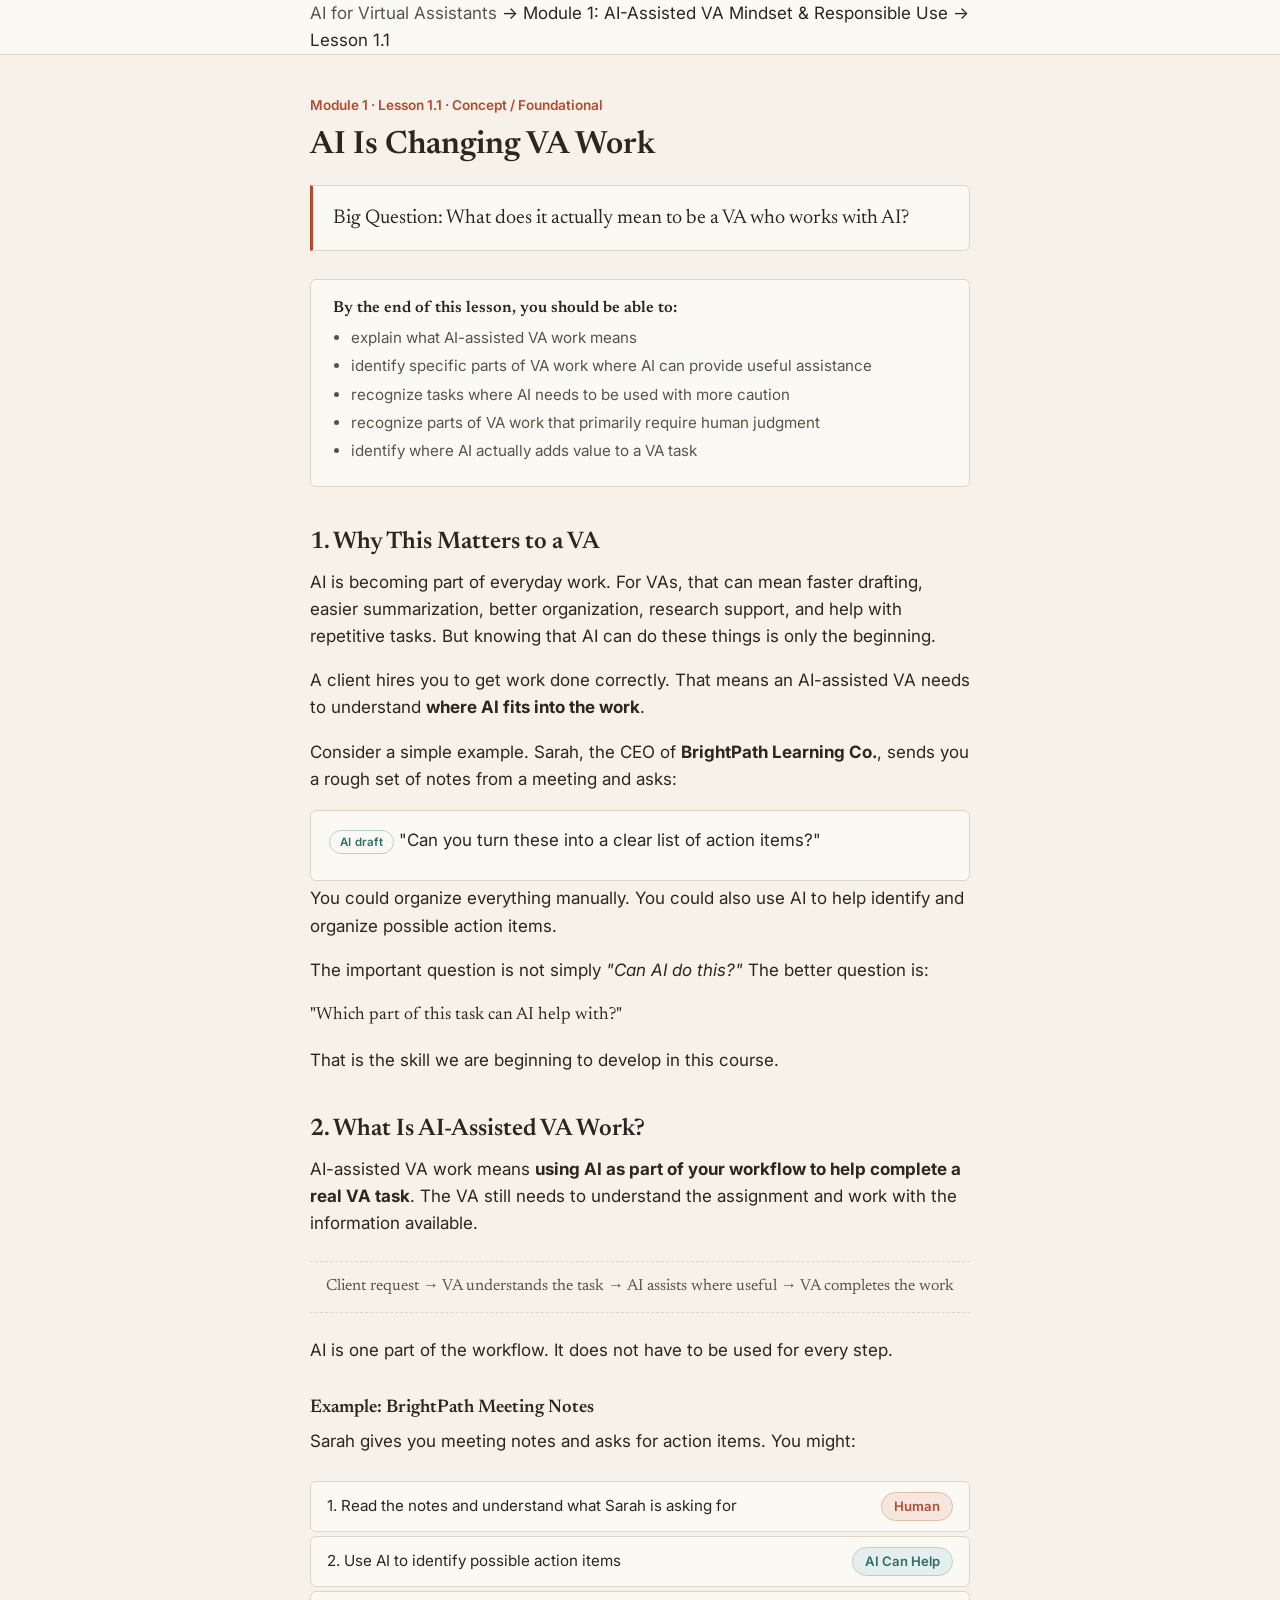
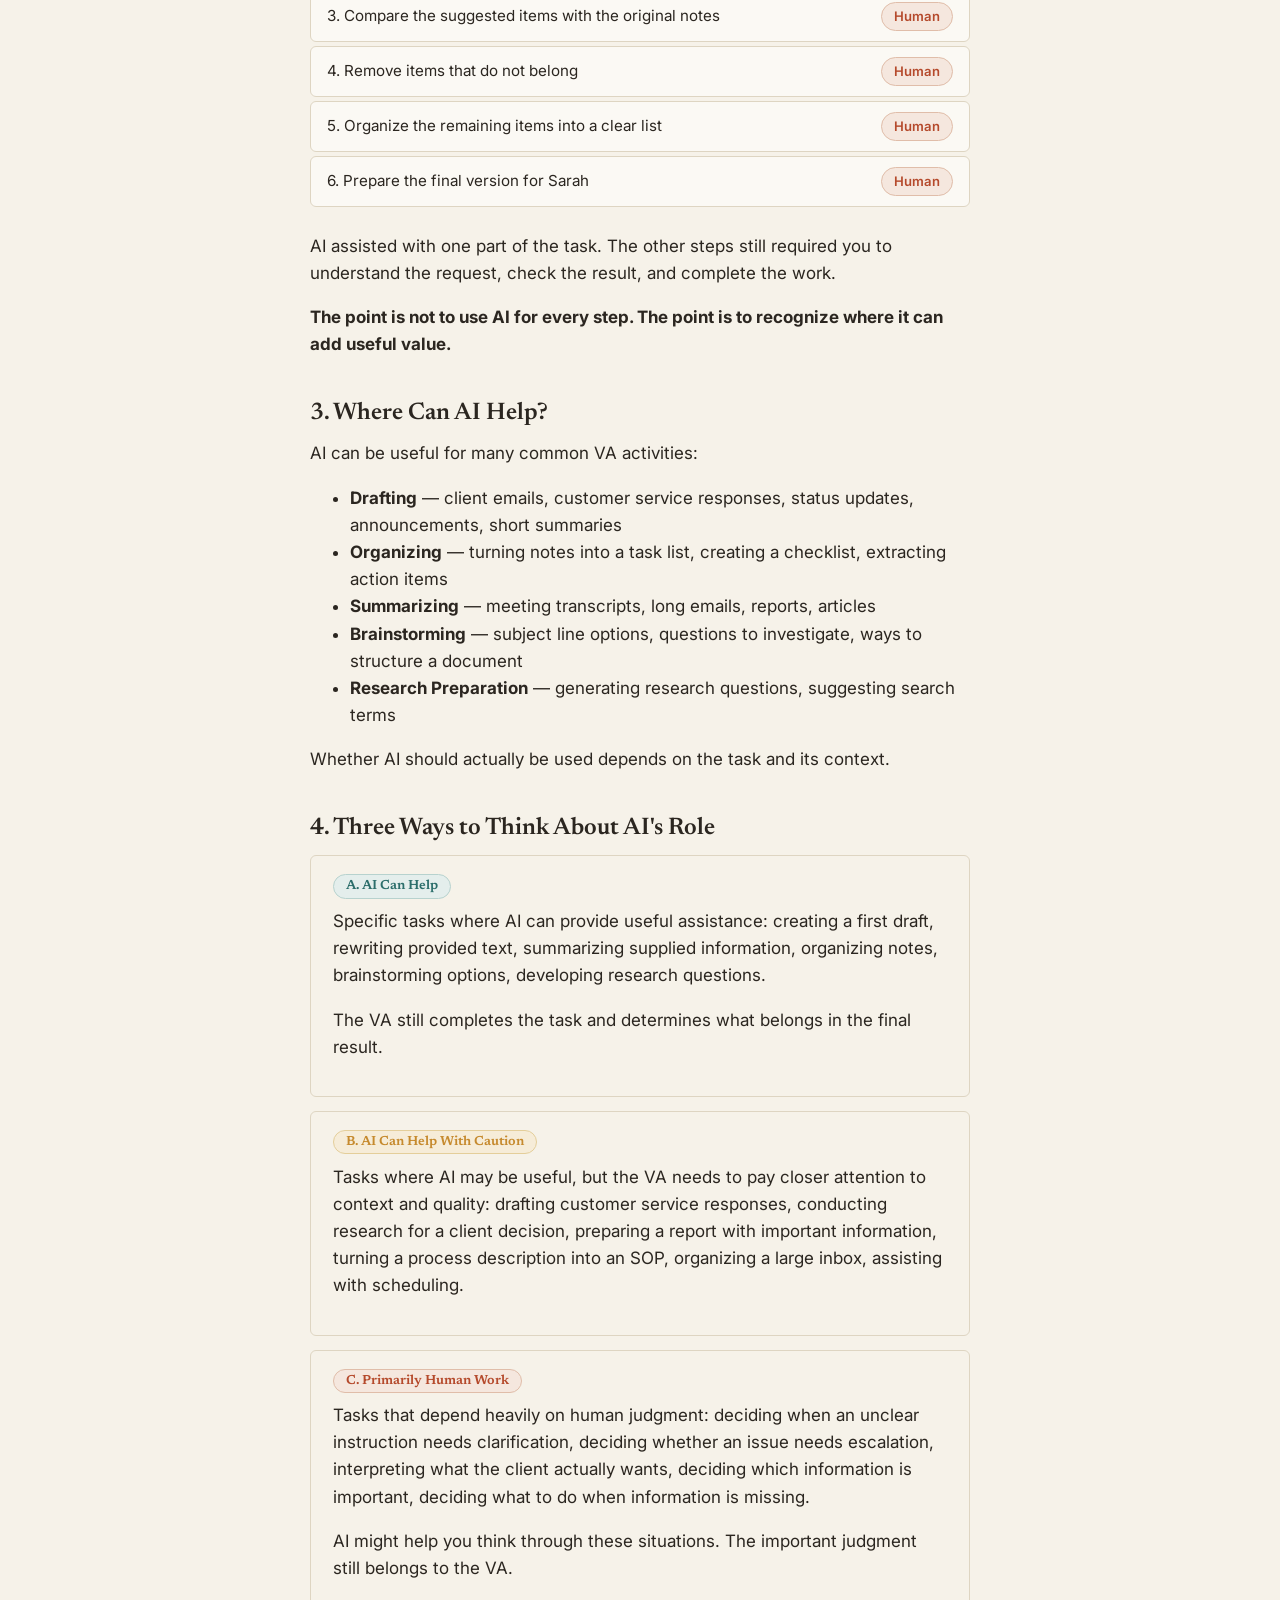
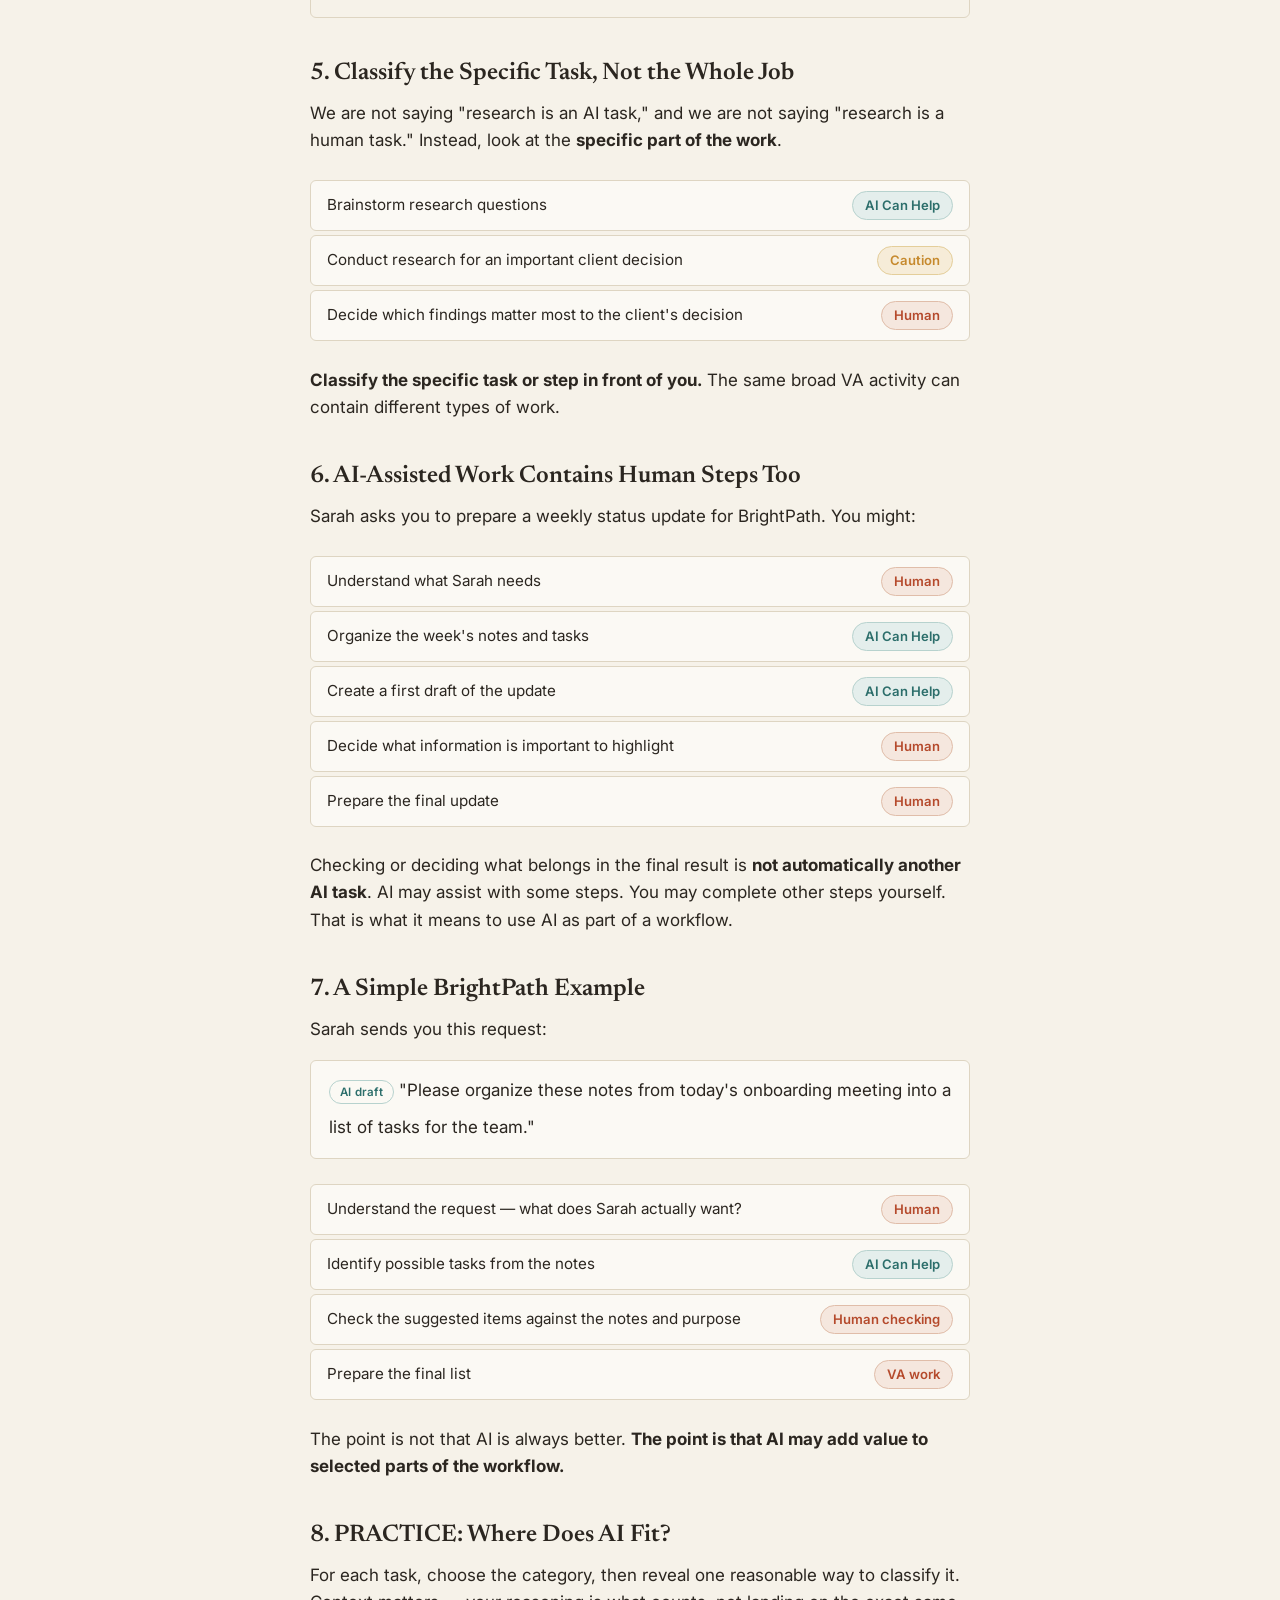
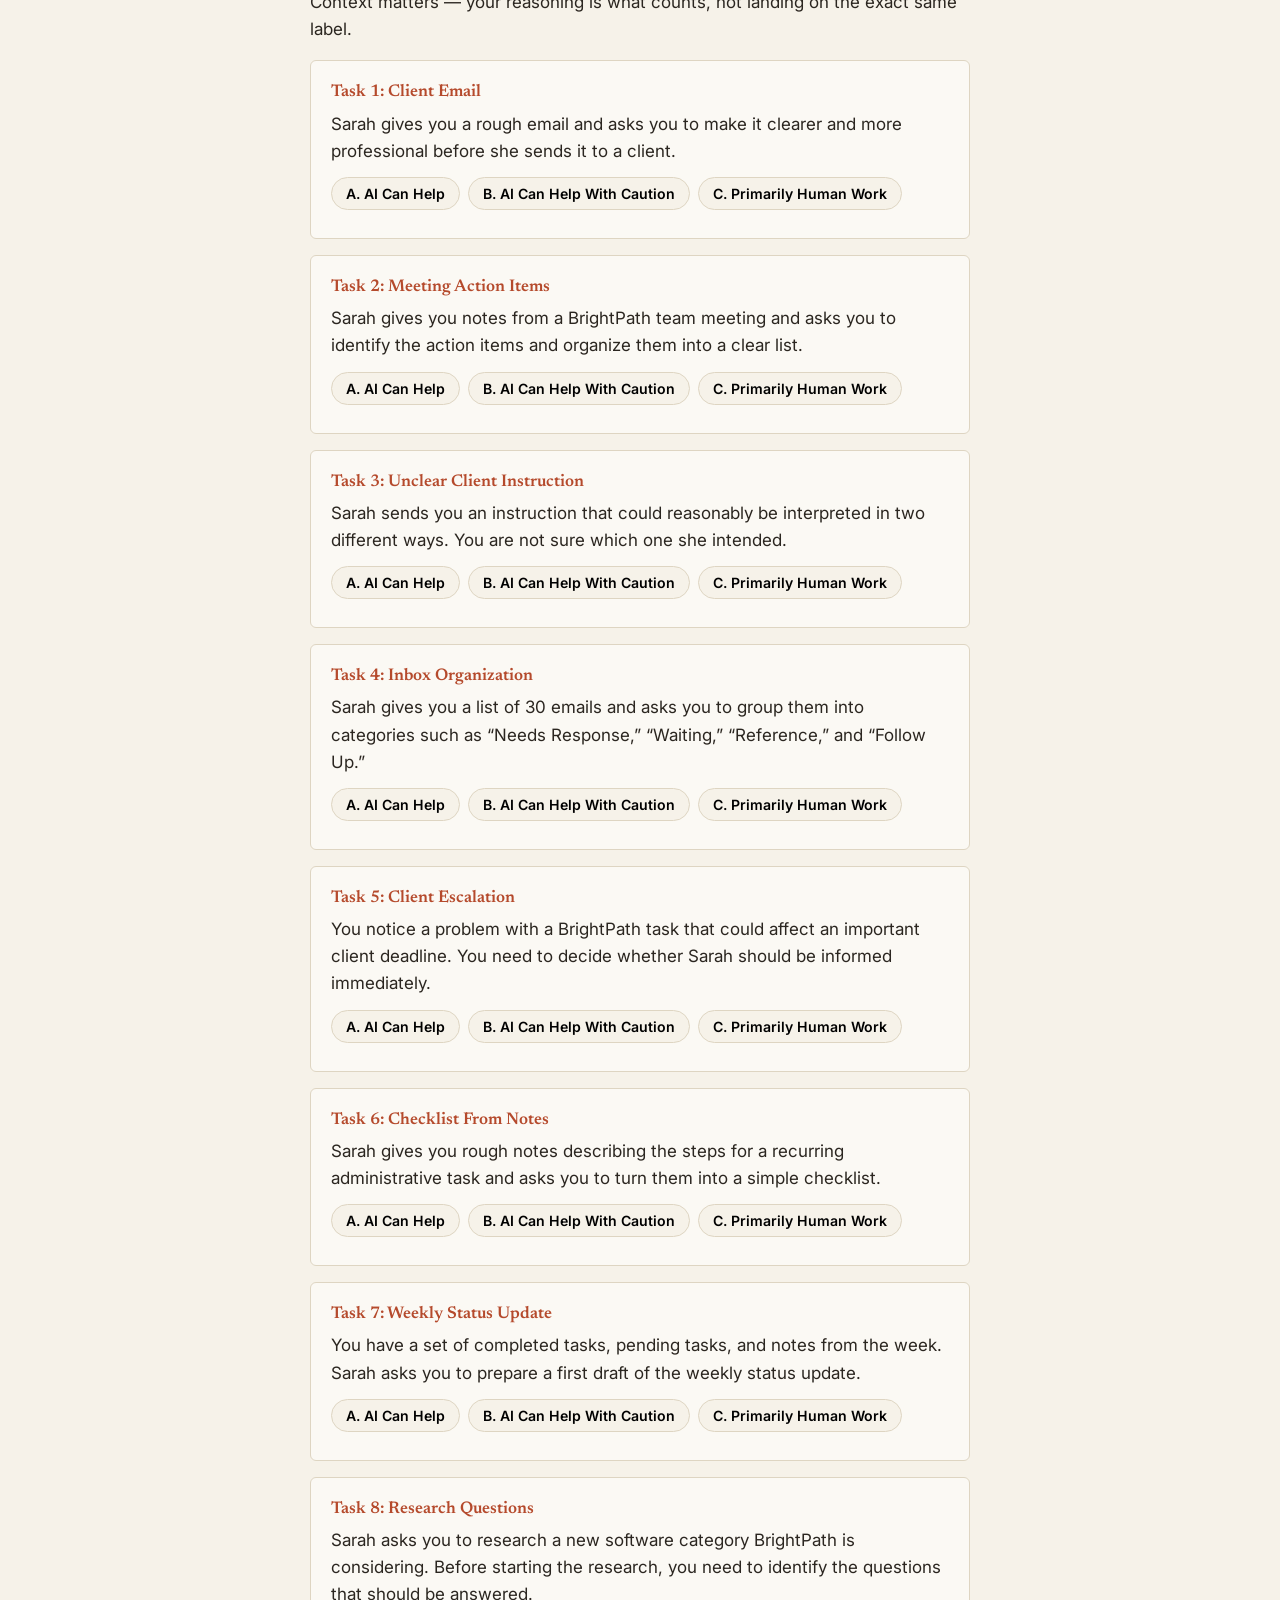
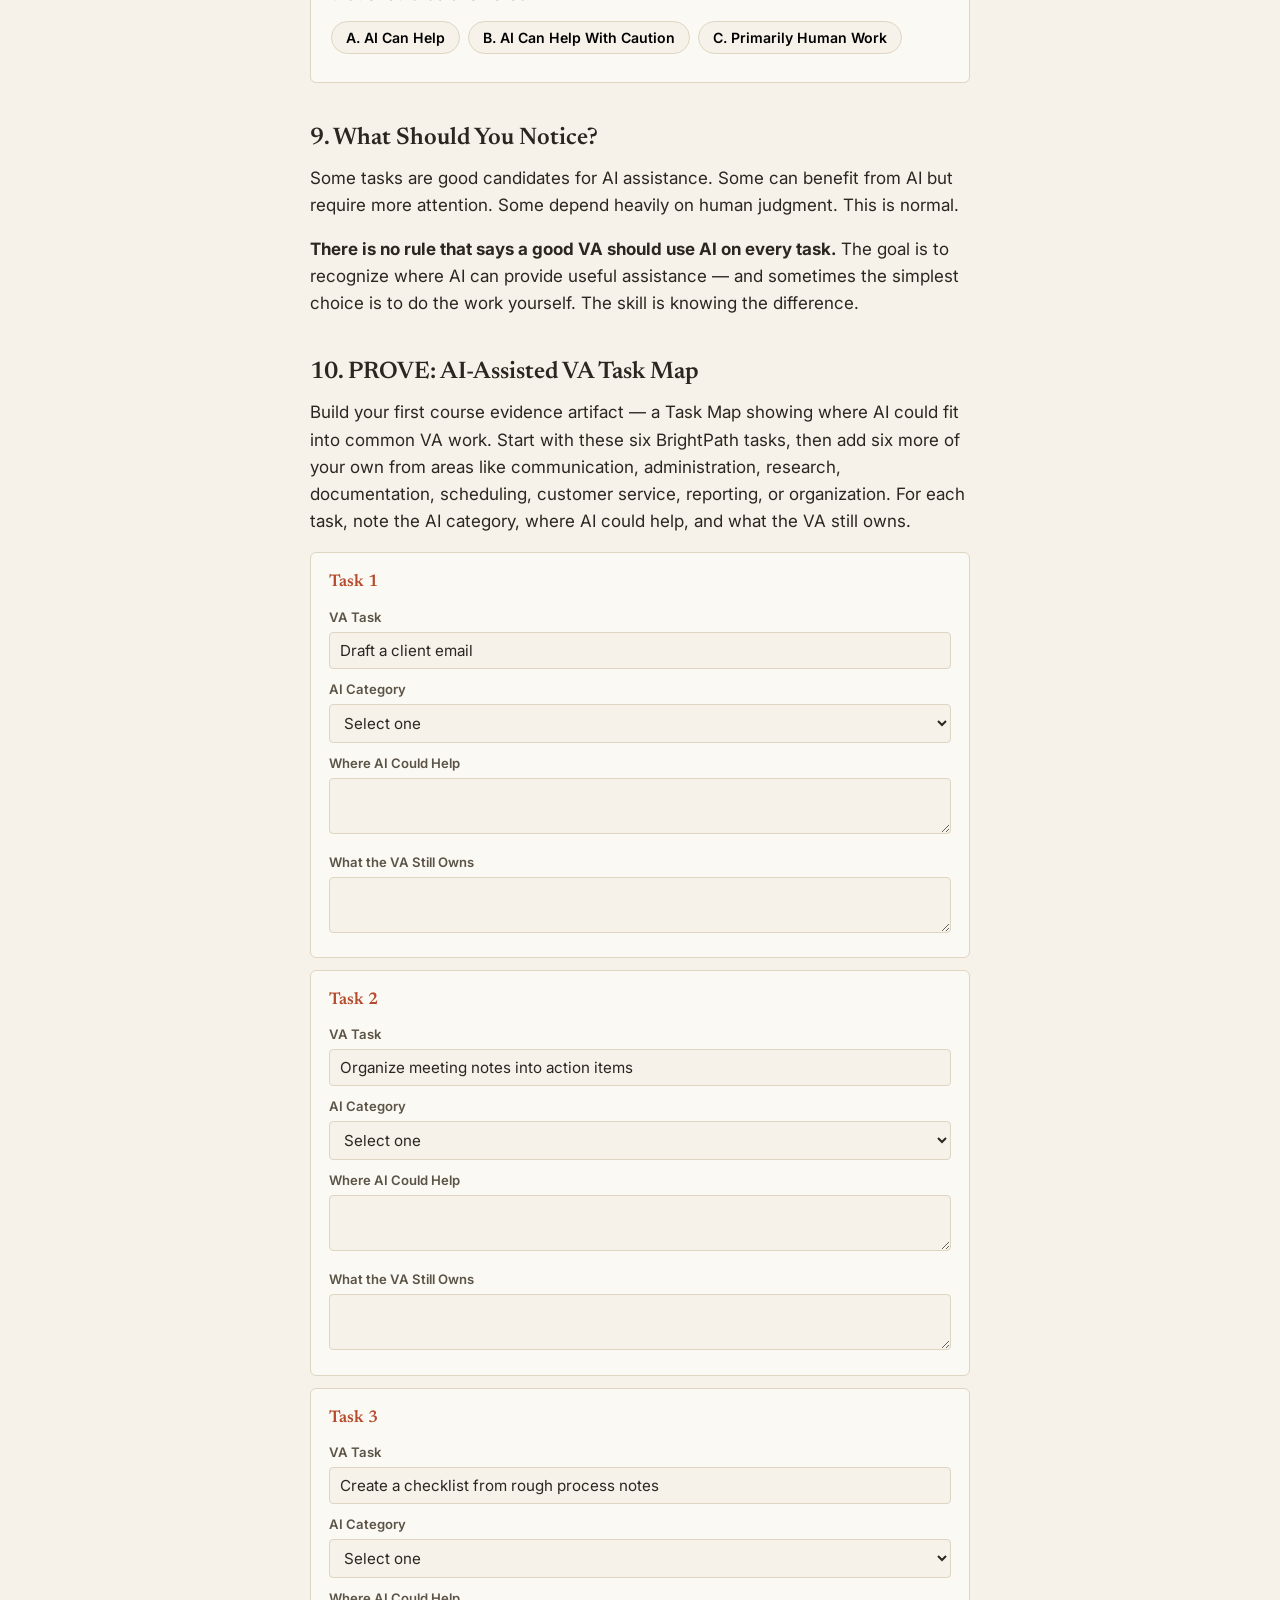
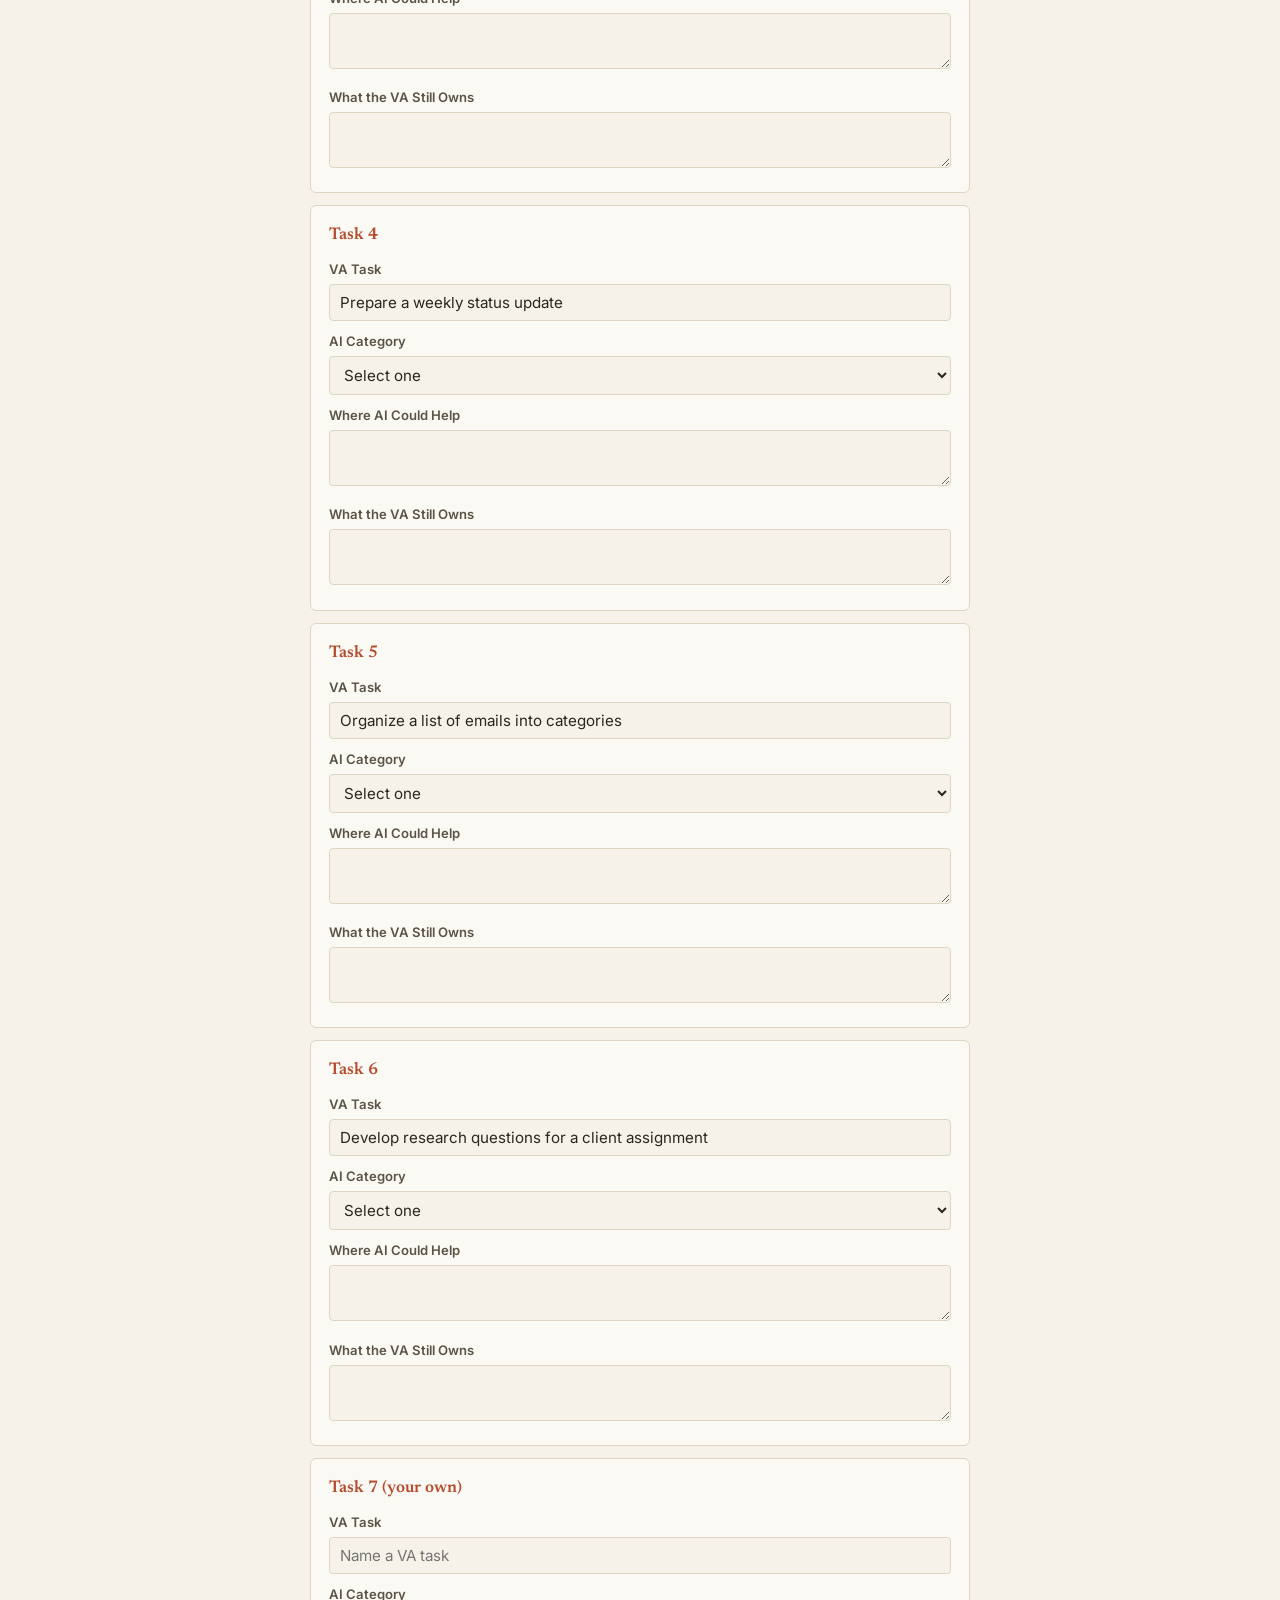
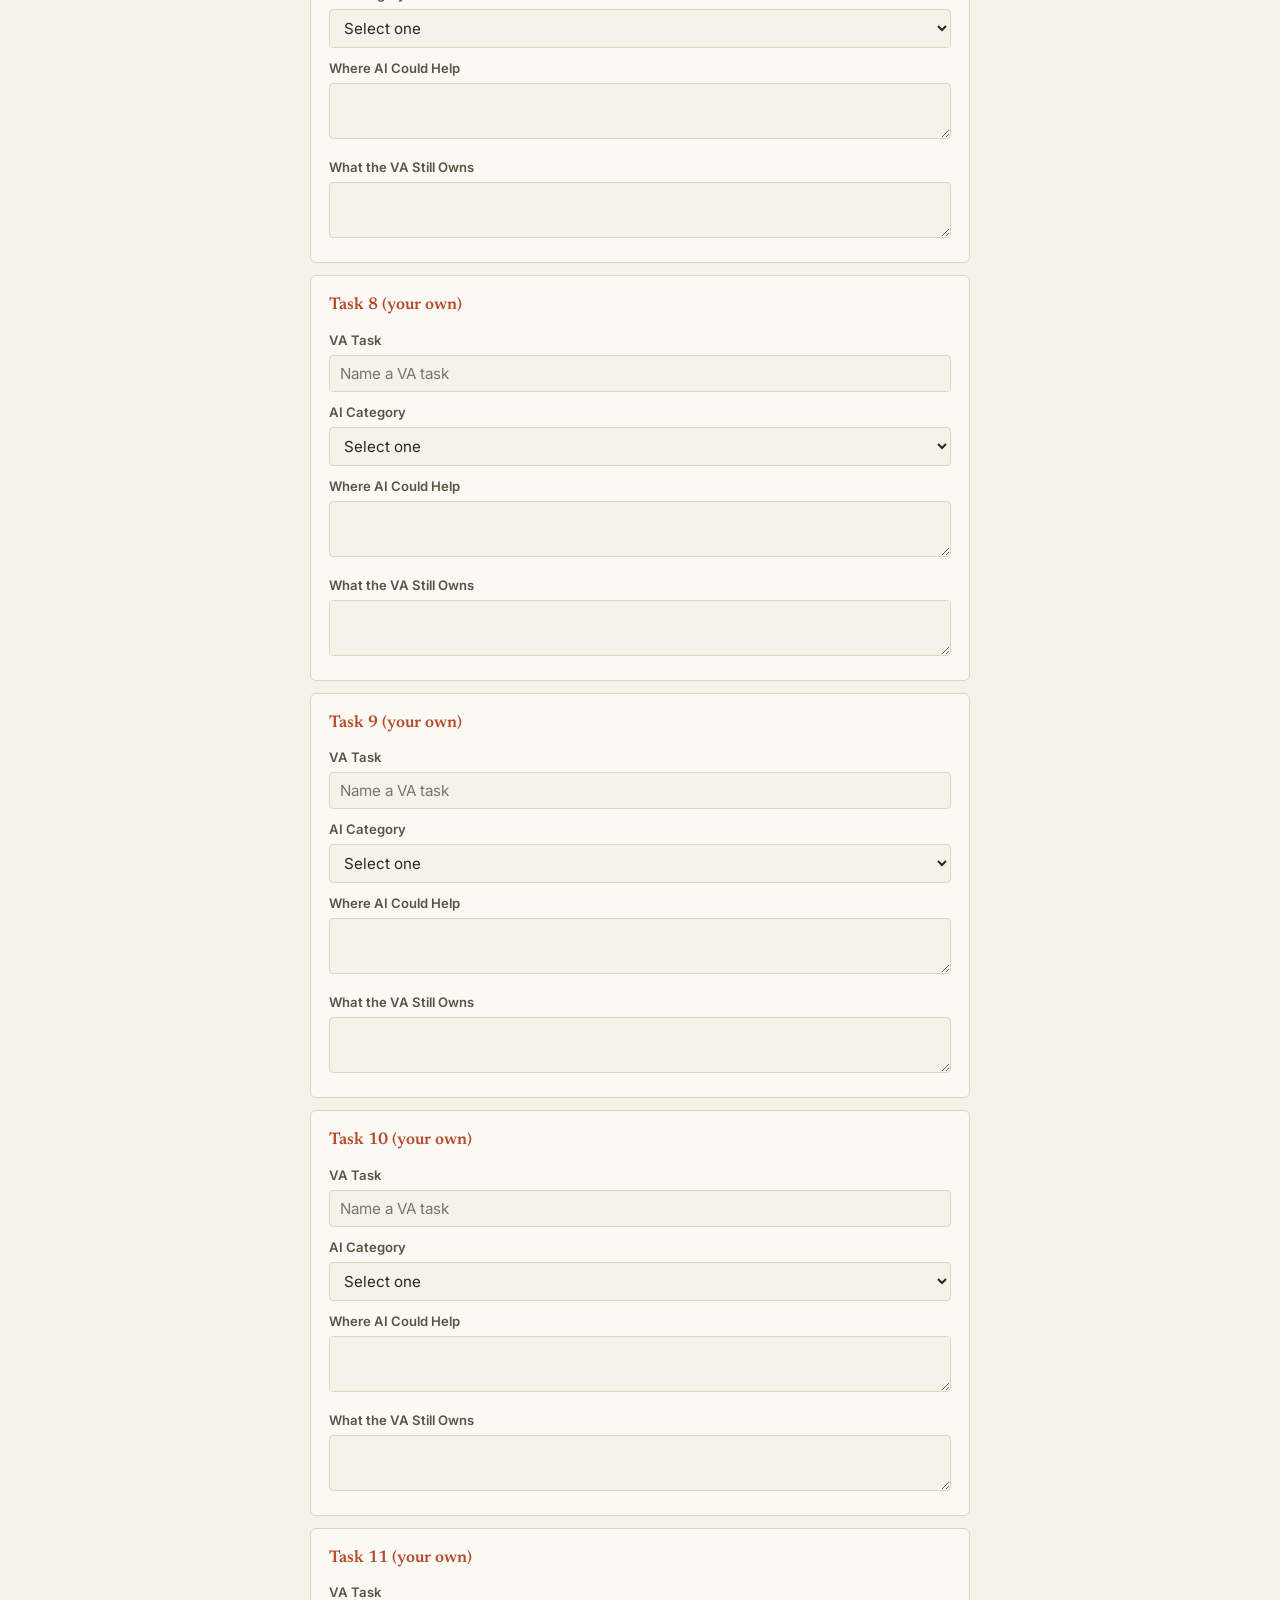
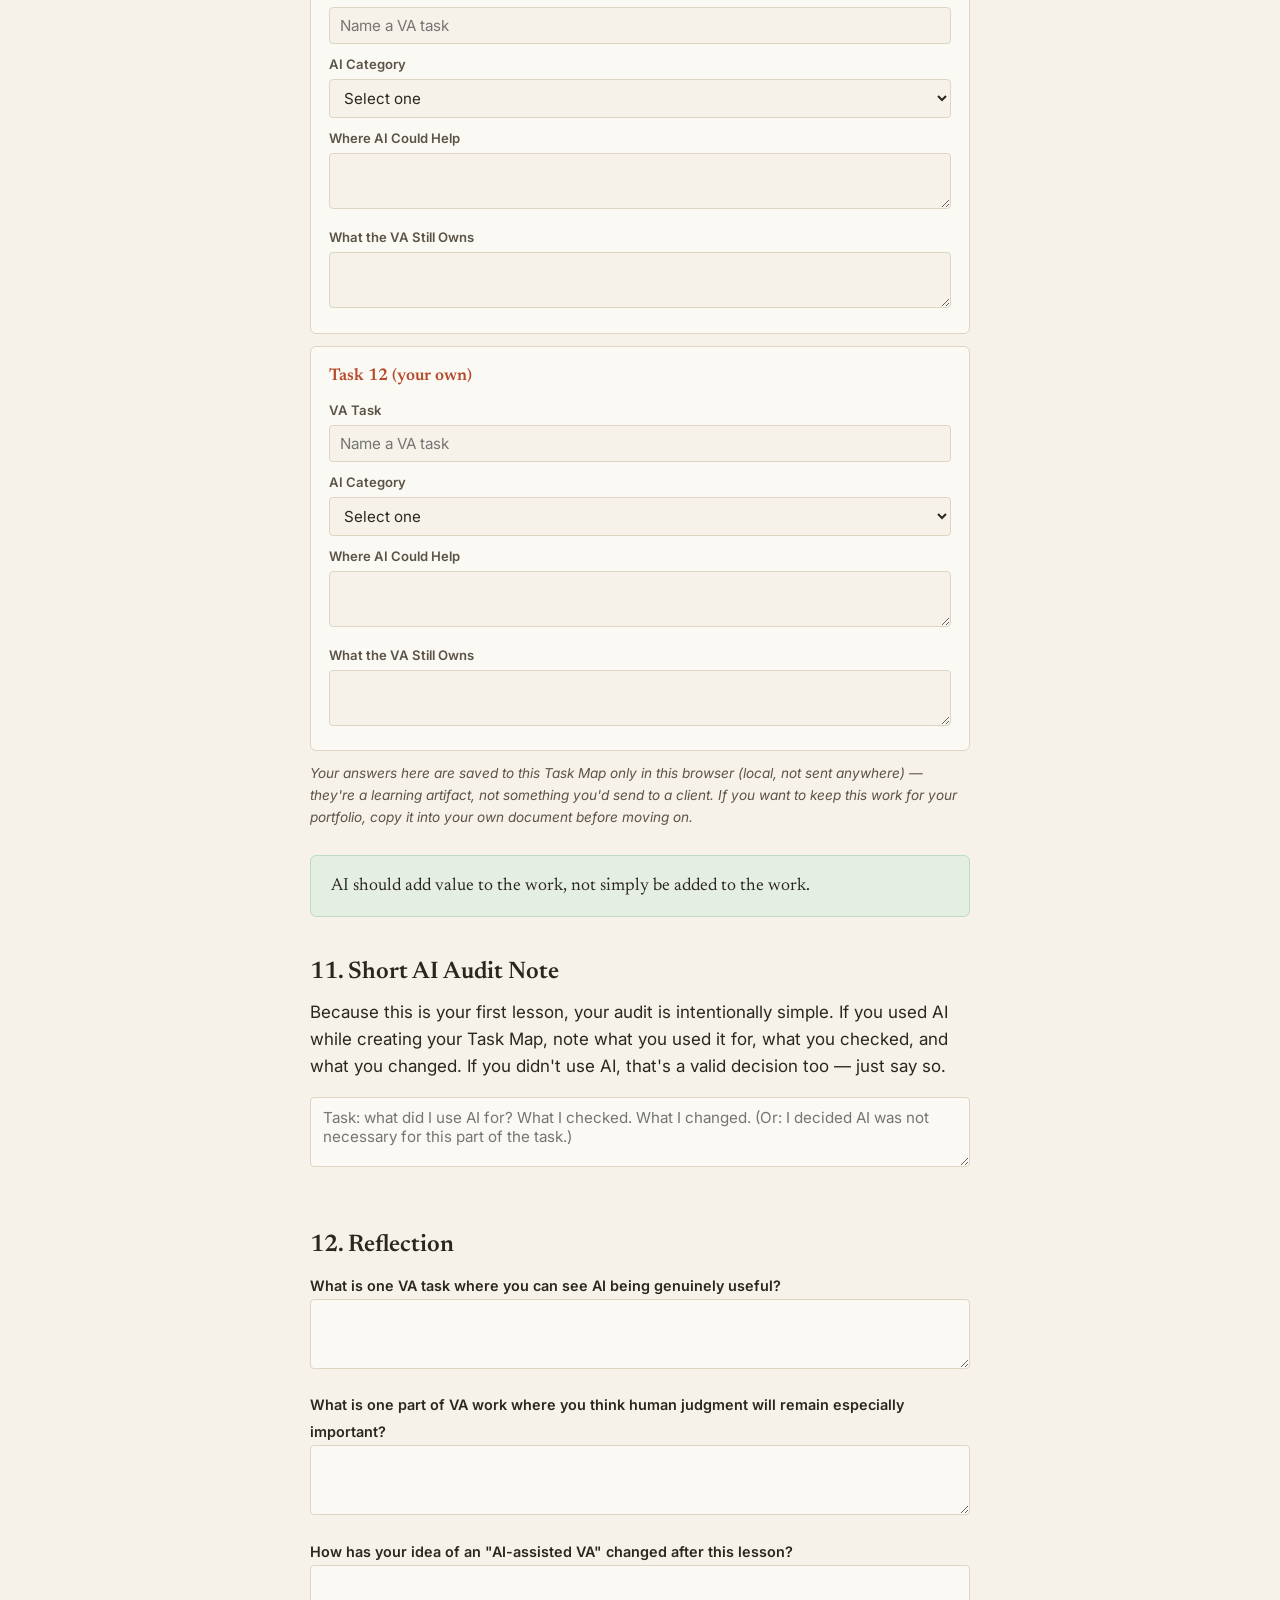
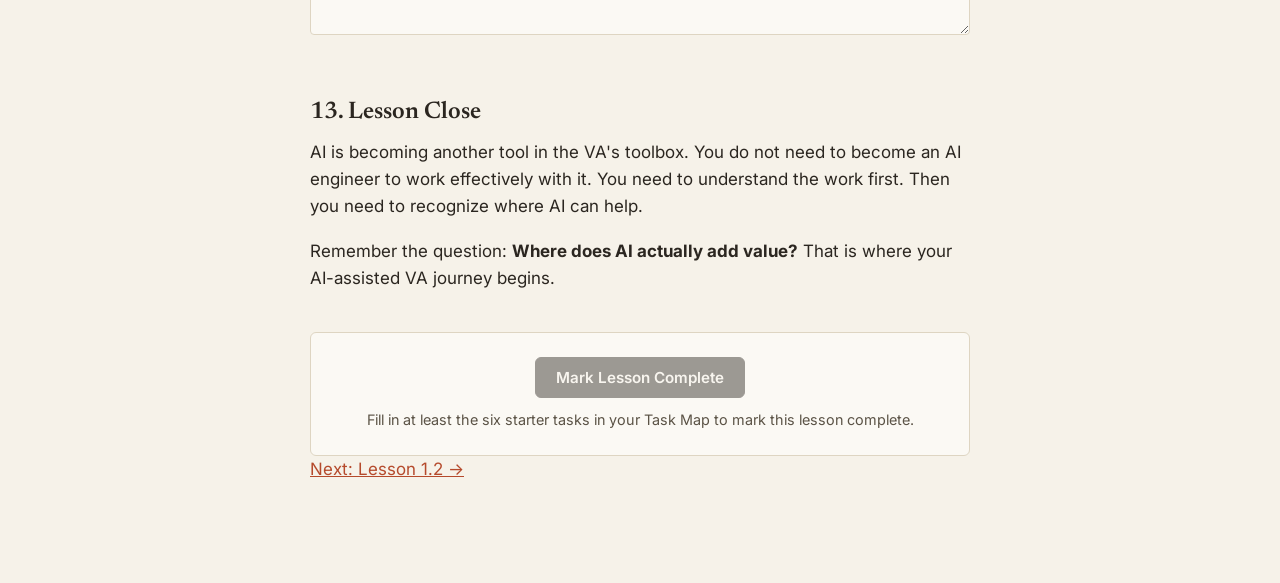
<file: module-1/lesson-1-1/index.html>
<!DOCTYPE html>
<html lang="en">
<head>
<meta charset="UTF-8">
<meta name="viewport" content="width=device-width, initial-scale=1.0">
<title>Lesson 1.1: AI Is Changing VA Work — AI for Virtual Assistants</title>
<link rel="preconnect" href="https://fonts.googleapis.com">
<link href="https://fonts.googleapis.com/css2?family=Newsreader:wght@500;600;700&family=Inter:wght@400;500;600;700&display=swap" rel="stylesheet">
<link rel="stylesheet" href="/shared/tokens.css">
<style>
  main.wrap { padding: 40px 20px 100px; }

  .lesson-eyebrow { font-size: 0.85rem; color: var(--human); font-weight: 600; margin-bottom: 8px; }
  .big-question {
    font-family: var(--font-display);
    font-size: 1.25rem;
    margin: 20px 0 28px;
    padding: 16px 20px;
    background: var(--paper-raised);
    border: 1px solid var(--rule);
    border-left: 3px solid var(--human);
    border-radius: 0 var(--radius) var(--radius) 0;
  }
  .objectives { background: var(--paper-raised); border: 1px solid var(--rule); border-radius: var(--radius); padding: 18px 22px; margin: 0 0 2rem; }
  .objectives h2 { margin-top: 0; font-size: 1rem; }
  .objectives ul { margin: 0; padding-left: 1.2em; font-size: 0.95rem; color: var(--ink-soft); }
  .objectives li { margin-bottom: 4px; }

  .workflow-line {
    font-family: var(--font-display);
    text-align: center;
    font-size: 1rem;
    color: var(--ink-soft);
    margin: 1.5em 0;
    padding: 12px;
    border-top: 1px dashed var(--rule);
    border-bottom: 1px dashed var(--rule);
  }

  .category-block { border: 1px solid var(--rule); border-radius: var(--radius); padding: 18px 22px; margin-bottom: 14px; }
  .category-block h3 { margin-top: 0; display: flex; align-items: center; gap: 10px; }
  .category-block ul { margin: 10px 0 0; padding-left: 1.2em; }

  .example-map { display: grid; gap: 4px; margin: 1.5em 0; }
  .example-map .step {
    display: flex;
    justify-content: space-between;
    align-items: center;
    gap: 12px;
    padding: 10px 16px;
    border-radius: var(--radius);
    background: var(--paper-raised);
    border: 1px solid var(--rule);
    font-size: 0.95rem;
  }
  .example-map .arrow { text-align: center; color: var(--ink-soft); font-size: 0.9rem; }

  /* Practice exercise */
  .practice-item { border: 1px solid var(--rule); border-radius: var(--radius); padding: 18px 20px; margin-bottom: 16px; background: var(--paper-raised); }
  .practice-item p.scenario { margin-bottom: 12px; }
  .practice-choices { display: flex; flex-wrap: wrap; gap: 8px; margin-bottom: 10px; }
  .practice-choices button {
    font-family: var(--font-body);
    font-size: 0.88rem;
    font-weight: 600;
    padding: 7px 14px;
    border-radius: 999px;
    border: 1px solid var(--rule);
    background: var(--paper);
    cursor: pointer;
  }
  .practice-choices button.selected-a { border-color: var(--ai-border); background: var(--ai-tint); color: var(--ai); }
  .practice-choices button.selected-b { border-color: #E4CE9A; background: var(--caution-tint); color: var(--caution); }
  .practice-choices button.selected-c { border-color: var(--human-border); background: var(--human-tint); color: var(--human); }
  .practice-reveal { display: none; font-size: 0.92rem; color: var(--ink-soft); border-top: 1px solid var(--rule); padding-top: 10px; margin-top: 6px; }
  .practice-reveal.show { display: block; }
  .practice-reveal .answer-tag { font-weight: 700; }

  /* Task map (PROVE) */
  .task-map-row { border: 1px solid var(--rule); border-radius: var(--radius); padding: 16px 18px; margin-bottom: 12px; background: var(--paper-raised); }
  .task-map-row label { display: block; font-size: 0.82rem; font-weight: 600; color: var(--ink-soft); margin: 10px 0 4px; }
  .task-map-row label:first-child { margin-top: 0; }
  .task-map-row input[type=text], .task-map-row textarea, .task-map-row select {
    width: 100%;
    font-family: var(--font-body);
    font-size: 0.95rem;
    padding: 8px 10px;
    border: 1px solid var(--rule);
    border-radius: 4px;
    background: var(--paper);
    color: var(--ink);
  }
  .task-map-row textarea { resize: vertical; min-height: 44px; }
  .task-num { font-family: var(--font-display); font-weight: 600; color: var(--human); margin-bottom: 4px; }

  textarea.full-input, input.full-input {
    width: 100%;
    font-family: var(--font-body);
    font-size: 0.95rem;
    padding: 10px 12px;
    border: 1px solid var(--rule);
    border-radius: 4px;
    background: var(--paper-raised);
    color: var(--ink);
    margin-bottom: 14px;
  }
  textarea.full-input { min-height: 70px; resize: vertical; }

  .save-note { font-size: 0.85rem; color: var(--ink-soft); font-style: italic; }

  .standard-box {
    background: var(--verified-tint);
    border: 1px solid #BEDCC1;
    border-radius: var(--radius);
    padding: 16px 20px;
    margin: 1.5em 0;
    font-family: var(--font-display);
    font-size: 1.1rem;
  }

  .complete-row {
    text-align: center;
    margin-top: 2.5rem;
    padding: 24px;
    background: var(--paper-raised);
    border: 1px solid var(--rule);
    border-radius: var(--radius);
  }
  .complete-row.is-done { background: var(--verified-tint); border-color: #BEDCC1; }
  .status-msg { font-size: 0.9rem; color: var(--ink-soft); margin-top: 10px; }
</style>
</head>
<body>

<div class="route-bar">
  <div class="wrap">
    <a href="/">AI for Virtual Assistants</a>
    <span>→</span>
    <span class="current">Module 1: AI-Assisted VA Mindset & Responsible Use</span>
    <span>→</span>
    <span class="current">Lesson 1.1</span>
  </div>
</div>

<main class="wrap">
  <div class="lesson-eyebrow">Module 1 · Lesson 1.1 · Concept / Foundational</div>
  <h1>AI Is Changing VA Work</h1>

  <div class="big-question">Big Question: What does it actually mean to be a VA who works with AI?</div>

  <div class="objectives">
    <h2>By the end of this lesson, you should be able to:</h2>
    <ul>
      <li>explain what AI-assisted VA work means</li>
      <li>identify specific parts of VA work where AI can provide useful assistance</li>
      <li>recognize tasks where AI needs to be used with more caution</li>
      <li>recognize parts of VA work that primarily require human judgment</li>
      <li>identify where AI actually adds value to a VA task</li>
    </ul>
  </div>

  <h2>1. Why This Matters to a VA</h2>
  <p>AI is becoming part of everyday work. For VAs, that can mean faster drafting, easier summarization, better organization, research support, and help with repetitive tasks. But knowing that AI can do these things is only the beginning.</p>
  <p>A client hires you to get work done correctly. That means an AI-assisted VA needs to understand <strong>where AI fits into the work</strong>.</p>
  <p>Consider a simple example. Sarah, the CEO of <strong>BrightPath Learning Co.</strong>, sends you a rough set of notes from a meeting and asks:</p>

  <div class="ai-draft" style="background:var(--paper-raised); border-color: var(--rule);">
    "Can you turn these into a clear list of action items?"
  </div>

  <p>You could organize everything manually. You could also use AI to help identify and organize possible action items.</p>
  <p>The important question is not simply <em>"Can AI do this?"</em> The better question is:</p>
  <p style="font-family: var(--font-display); font-size:1.1rem;">"Which part of this task can AI help with?"</p>
  <p>That is the skill we are beginning to develop in this course.</p>

  <h2>2. What Is AI-Assisted VA Work?</h2>
  <p>AI-assisted VA work means <strong>using AI as part of your workflow to help complete a real VA task</strong>. The VA still needs to understand the assignment and work with the information available.</p>

  <div class="workflow-line">Client request → VA understands the task → AI assists where useful → VA completes the work</div>

  <p>AI is one part of the workflow. It does not have to be used for every step.</p>

  <h3>Example: BrightPath Meeting Notes</h3>
  <p>Sarah gives you meeting notes and asks for action items. You might:</p>
  <div class="example-map">
    <div class="step">1. Read the notes and understand what Sarah is asking for <span class="chip chip-human">Human</span></div>
    <div class="step">2. Use AI to identify possible action items <span class="chip chip-ai">AI Can Help</span></div>
    <div class="step">3. Compare the suggested items with the original notes <span class="chip chip-human">Human</span></div>
    <div class="step">4. Remove items that do not belong <span class="chip chip-human">Human</span></div>
    <div class="step">5. Organize the remaining items into a clear list <span class="chip chip-human">Human</span></div>
    <div class="step">6. Prepare the final version for Sarah <span class="chip chip-human">Human</span></div>
  </div>
  <p>AI assisted with one part of the task. The other steps still required you to understand the request, check the result, and complete the work.</p>
  <p><strong>The point is not to use AI for every step. The point is to recognize where it can add useful value.</strong></p>

  <h2>3. Where Can AI Help?</h2>
  <p>AI can be useful for many common VA activities:</p>
  <ul>
    <li><strong>Drafting</strong> — client emails, customer service responses, status updates, announcements, short summaries</li>
    <li><strong>Organizing</strong> — turning notes into a task list, creating a checklist, extracting action items</li>
    <li><strong>Summarizing</strong> — meeting transcripts, long emails, reports, articles</li>
    <li><strong>Brainstorming</strong> — subject line options, questions to investigate, ways to structure a document</li>
    <li><strong>Research Preparation</strong> — generating research questions, suggesting search terms</li>
  </ul>
  <p>Whether AI should actually be used depends on the task and its context.</p>

  <h2>4. Three Ways to Think About AI's Role</h2>

  <div class="category-block">
    <h3><span class="chip chip-ai">A. AI Can Help</span></h3>
    <p>Specific tasks where AI can provide useful assistance: creating a first draft, rewriting provided text, summarizing supplied information, organizing notes, brainstorming options, developing research questions.</p>
    <p>The VA still completes the task and determines what belongs in the final result.</p>
  </div>

  <div class="category-block">
    <h3><span class="chip chip-caution">B. AI Can Help With Caution</span></h3>
    <p>Tasks where AI may be useful, but the VA needs to pay closer attention to context and quality: drafting customer service responses, conducting research for a client decision, preparing a report with important information, turning a process description into an SOP, organizing a large inbox, assisting with scheduling.</p>
  </div>

  <div class="category-block">
    <h3><span class="chip chip-human">C. Primarily Human Work</span></h3>
    <p>Tasks that depend heavily on human judgment: deciding when an unclear instruction needs clarification, deciding whether an issue needs escalation, interpreting what the client actually wants, deciding which information is important, deciding what to do when information is missing.</p>
    <p>AI might help you think through these situations. The important judgment still belongs to the VA.</p>
  </div>

  <h2>5. Classify the Specific Task, Not the Whole Job</h2>
  <p>We are not saying "research is an AI task," and we are not saying "research is a human task." Instead, look at the <strong>specific part of the work</strong>.</p>
  <div class="example-map">
    <div class="step">Brainstorm research questions <span class="chip chip-ai">AI Can Help</span></div>
    <div class="step">Conduct research for an important client decision <span class="chip chip-caution">Caution</span></div>
    <div class="step">Decide which findings matter most to the client's decision <span class="chip chip-human">Human</span></div>
  </div>
  <p><strong>Classify the specific task or step in front of you.</strong> The same broad VA activity can contain different types of work.</p>

  <h2>6. AI-Assisted Work Contains Human Steps Too</h2>
  <p>Sarah asks you to prepare a weekly status update for BrightPath. You might:</p>
  <div class="example-map">
    <div class="step">Understand what Sarah needs <span class="chip chip-human">Human</span></div>
    <div class="step">Organize the week's notes and tasks <span class="chip chip-ai">AI Can Help</span></div>
    <div class="step">Create a first draft of the update <span class="chip chip-ai">AI Can Help</span></div>
    <div class="step">Decide what information is important to highlight <span class="chip chip-human">Human</span></div>
    <div class="step">Prepare the final update <span class="chip chip-human">Human</span></div>
  </div>
  <p>Checking or deciding what belongs in the final result is <strong>not automatically another AI task</strong>. AI may assist with some steps. You may complete other steps yourself. That is what it means to use AI as part of a workflow.</p>

  <h2>7. A Simple BrightPath Example</h2>
  <p>Sarah sends you this request:</p>
  <div class="ai-draft" style="background:var(--paper-raised); border-color: var(--rule);">
    "Please organize these notes from today's onboarding meeting into a list of tasks for the team."
  </div>
  <div class="example-map">
    <div class="step">Understand the request — what does Sarah actually want? <span class="chip chip-human">Human</span></div>
    <div class="step">Identify possible tasks from the notes <span class="chip chip-ai">AI Can Help</span></div>
    <div class="step">Check the suggested items against the notes and purpose <span class="chip chip-human">Human checking</span></div>
    <div class="step">Prepare the final list <span class="chip chip-human">VA work</span></div>
  </div>
  <p>The point is not that AI is always better. <strong>The point is that AI may add value to selected parts of the workflow.</strong></p>

  <h2>8. PRACTICE: Where Does AI Fit?</h2>
  <p>For each task, choose the category, then reveal one reasonable way to classify it. Context matters — your reasoning is what counts, not landing on the exact same label.</p>

  <div id="practiceList"></div>

  <h2>9. What Should You Notice?</h2>
  <p>Some tasks are good candidates for AI assistance. Some can benefit from AI but require more attention. Some depend heavily on human judgment. This is normal.</p>
  <p><strong>There is no rule that says a good VA should use AI on every task.</strong> The goal is to recognize where AI can provide useful assistance — and sometimes the simplest choice is to do the work yourself. The skill is knowing the difference.</p>

  <h2>10. PROVE: AI-Assisted VA Task Map</h2>
  <p>Build your first course evidence artifact — a Task Map showing where AI could fit into common VA work. Start with these six BrightPath tasks, then add six more of your own from areas like communication, administration, research, documentation, scheduling, customer service, reporting, or organization. For each task, note the AI category, where AI could help, and what the VA still owns.</p>

  <div id="taskMap"></div>

  <p class="save-note">Your answers here are saved to this Task Map only in this browser (local, not sent anywhere) — they're a learning artifact, not something you'd send to a client. If you want to keep this work for your portfolio, copy it into your own document before moving on.</p>

  <div class="standard-box">AI should add value to the work, not simply be added to the work.</div>

  <h2>11. Short AI Audit Note</h2>
  <p>Because this is your first lesson, your audit is intentionally simple. If you used AI while creating your Task Map, note what you used it for, what you checked, and what you changed. If you didn't use AI, that's a valid decision too — just say so.</p>
  <textarea class="full-input" id="auditNote" placeholder="Task: what did I use AI for? What I checked. What I changed. (Or: I decided AI was not necessary for this part of the task.)"></textarea>

  <h2>12. Reflection</h2>
  <label style="font-weight:600; font-size:0.9rem;">What is one VA task where you can see AI being genuinely useful?</label>
  <textarea class="full-input" id="reflect1"></textarea>
  <label style="font-weight:600; font-size:0.9rem;">What is one part of VA work where you think human judgment will remain especially important?</label>
  <textarea class="full-input" id="reflect2"></textarea>
  <label style="font-weight:600; font-size:0.9rem;">How has your idea of an "AI-assisted VA" changed after this lesson?</label>
  <textarea class="full-input" id="reflect3"></textarea>

  <h2>13. Lesson Close</h2>
  <p>AI is becoming another tool in the VA's toolbox. You do not need to become an AI engineer to work effectively with it. You need to understand the work first. Then you need to recognize where AI can help.</p>
  <p>Remember the question: <strong>Where does AI actually add value?</strong> That is where your AI-assisted VA journey begins.</p>

  <div class="complete-row" id="completeRow">
    <button class="btn" id="completeBtn">Mark Lesson Complete</button>
    <div class="status-msg" id="completeStatus">Fill in at least the six starter tasks in your Task Map to mark this lesson complete.</div>
  </div>

  <nav class="lesson-nav-footer no-print">
    <span></span>
    <a href="#" id="nextLink">Next: Lesson 1.2 →</a>
  </nav>
</main>

<script src="/shared/course-data.js"></script>
<script src="/shared/progress.js"></script>
<script>
  const LESSON_ID = "1.1";
  AIVAProgress.markLessonStarted(LESSON_ID);

  // ---- Practice exercise data ----
  const PRACTICE = [
    { n: 1, title: "Client Email", scenario: "Sarah gives you a rough email and asks you to make it clearer and more professional before she sends it to a client.", answer: "a", explain: "AI Can Help — AI can provide a first draft or improve clarity and tone using the information Sarah provides. The VA still needs to make sure the final message accurately reflects Sarah's intended message." },
    { n: 2, title: "Meeting Action Items", scenario: "Sarah gives you notes from a BrightPath team meeting and asks you to identify the action items and organize them into a clear list.", answer: "a", explain: "AI Can Help — AI can help identify and organize possible action items from the notes. The VA still needs to check the suggestions against the original notes." },
    { n: 3, title: "Unclear Client Instruction", scenario: "Sarah sends you an instruction that could reasonably be interpreted in two different ways. You are not sure which one she intended.", answer: "c", explain: "Primarily Human Work — AI might help identify possible interpretations, but the important VA skill is recognizing when clarification is needed rather than simply guessing." },
    { n: 4, title: "Inbox Organization", scenario: "Sarah gives you a list of 30 emails and asks you to group them into categories such as \u201CNeeds Response,\u201D \u201CWaiting,\u201D \u201CReference,\u201D and \u201CFollow Up.\u201D", answer: "b", explain: "AI Can Help With Caution — AI may help categorize messages, especially with many of them. The VA still needs to understand the categories and check whether important messages were placed appropriately." },
    { n: 5, title: "Client Escalation", scenario: "You notice a problem with a BrightPath task that could affect an important client deadline. You need to decide whether Sarah should be informed immediately.", answer: "c", explain: "Primarily Human Work — AI could help summarize the issue or prepare a message, but deciding whether an important problem needs escalation is a judgment call." },
    { n: 6, title: "Checklist From Notes", scenario: "Sarah gives you rough notes describing the steps for a recurring administrative task and asks you to turn them into a simple checklist.", answer: "a", explain: "AI Can Help — AI can help organize rough process notes into a checklist. The VA still needs to make sure the checklist accurately represents the actual process." },
    { n: 7, title: "Weekly Status Update", scenario: "You have a set of completed tasks, pending tasks, and notes from the week. Sarah asks you to prepare a first draft of the weekly status update.", answer: "b", explain: "AI Can Help With Caution — AI can help organize information and create a first draft. The VA still needs to determine what belongs in the update and whether it accurately represents the week's work." },
    { n: 8, title: "Research Questions", scenario: "Sarah asks you to research a new software category BrightPath is considering. Before starting the research, you need to identify the questions that should be answered.", answer: "a", explain: "AI Can Help — AI can help brainstorm possible research questions. The VA still needs to determine which questions actually matter for the client's decision. Note the distinction from \u201Cconducting research for a decision,\u201D which is Caution — the category depends on the specific task, not just the word \u201Cresearch.\u201D" }
  ];

  const practiceList = document.getElementById('practiceList');
  PRACTICE.forEach(item => {
    const div = document.createElement('div');
    div.className = 'practice-item';
    div.innerHTML = `
      <div class="task-num">Task ${item.n}: ${item.title}</div>
      <p class="scenario">${item.scenario}</p>
      <div class="practice-choices">
        <button data-val="a">A. AI Can Help</button>
        <button data-val="b">B. AI Can Help With Caution</button>
        <button data-val="c">C. Primarily Human Work</button>
      </div>
      <div class="practice-reveal"><span class="answer-tag">One reasonable answer:</span> ${item.explain}</div>
    `;
    div.querySelectorAll('.practice-choices button').forEach(btn => {
      btn.addEventListener('click', () => {
        div.querySelectorAll('.practice-choices button').forEach(b => b.className = '');
        btn.className = 'selected-' + btn.dataset.val;
        div.querySelector('.practice-reveal').classList.add('show');
      });
    });
    practiceList.appendChild(div);
  });

  // ---- Task Map ----
  const STARTER_TASKS = [
    "Draft a client email",
    "Organize meeting notes into action items",
    "Create a checklist from rough process notes",
    "Prepare a weekly status update",
    "Organize a list of emails into categories",
    "Develop research questions for a client assignment"
  ];

  const taskMapEl = document.getElementById('taskMap');
  const TOTAL_ROWS = 12;
  const STORAGE_TASKMAP_KEY = "aiva_lesson_1_1_taskmap";

  function loadTaskMap() {
    try { return JSON.parse(localStorage.getItem(STORAGE_TASKMAP_KEY)) || {}; }
    catch (e) { return {}; }
  }
  function saveTaskMap(data) {
    localStorage.setItem(STORAGE_TASKMAP_KEY, JSON.stringify(data));
  }

  const saved = loadTaskMap();

  for (let i = 0; i < TOTAL_ROWS; i++) {
    const isStarter = i < STARTER_TASKS.length;
    const row = document.createElement('div');
    row.className = 'task-map-row';
    row.innerHTML = `
      <div class="task-num">Task ${i + 1}${isStarter ? '' : ' (your own)'}</div>
      <label>VA Task</label>
      <input type="text" class="tm-task" ${isStarter ? 'readonly' : ''} value="${isStarter ? STARTER_TASKS[i] : (saved['task'+i] || '')}" placeholder="Name a VA task">
      <label>AI Category</label>
      <select class="tm-category">
        <option value="">Select one</option>
        <option value="a">A. AI Can Help</option>
        <option value="b">B. AI Can Help With Caution</option>
        <option value="c">C. Primarily Human Work</option>
      </select>
      <label>Where AI Could Help</label>
      <textarea class="tm-where"></textarea>
      <label>What the VA Still Owns</label>
      <textarea class="tm-owns"></textarea>
    `;
    row.querySelector('.tm-category').value = saved['cat'+i] || '';
    row.querySelector('.tm-where').value = saved['where'+i] || '';
    row.querySelector('.tm-owns').value = saved['owns'+i] || '';
    taskMapEl.appendChild(row);

    const persist = () => {
      const data = loadTaskMap();
      if (!isStarter) data['task'+i] = row.querySelector('.tm-task').value;
      data['cat'+i] = row.querySelector('.tm-category').value;
      data['where'+i] = row.querySelector('.tm-where').value;
      data['owns'+i] = row.querySelector('.tm-owns').value;
      saveTaskMap(data);
      updateCompleteState();
    };
    row.querySelectorAll('input, select, textarea').forEach(el => el.addEventListener('change', persist));
  }

  // Restore audit + reflection
  ['auditNote', 'reflect1', 'reflect2', 'reflect3'].forEach(id => {
    const el = document.getElementById(id);
    const key = 'aiva_lesson_1_1_' + id;
    el.value = localStorage.getItem(key) || '';
    el.addEventListener('change', () => localStorage.setItem(key, el.value));
  });

  function starterTasksFilled() {
    const rows = taskMapEl.querySelectorAll('.task-map-row');
    for (let i = 0; i < STARTER_TASKS.length; i++) {
      const cat = rows[i].querySelector('.tm-category').value;
      const where = rows[i].querySelector('.tm-where').value.trim();
      if (!cat || !where) return false;
    }
    return true;
  }

  function updateCompleteState() {
    const done = AIVAProgress.isLessonComplete(LESSON_ID);
    const canComplete = starterTasksFilled();
    const btn = document.getElementById('completeBtn');
    const status = document.getElementById('completeStatus');
    const row = document.getElementById('completeRow');
    if (done) {
      row.classList.add('is-done');
      btn.textContent = "Lesson Complete ✓";
      btn.disabled = true;
      status.textContent = "Nice work — this lesson is marked complete in your local progress.";
    } else {
      btn.disabled = !canComplete;
      status.textContent = canComplete
        ? "Ready to mark complete."
        : "Fill in at least the six starter tasks in your Task Map to mark this lesson complete.";
    }
  }

  document.getElementById('completeBtn').addEventListener('click', () => {
    if (!starterTasksFilled()) return;
    AIVAProgress.markLessonComplete(LESSON_ID);
    updateCompleteState();
  });

  // Next lesson link
  const neighbors = COURSE_DATA.getNeighbors(LESSON_ID);
  if (neighbors.next) {
    document.getElementById('nextLink').href = COURSE_DATA.lessonPath(neighbors.next);
    document.getElementById('nextLink').textContent = `Next: Lesson ${neighbors.next.id} →`;
  }

  updateCompleteState();
</script>

</body>
</html>
</file>
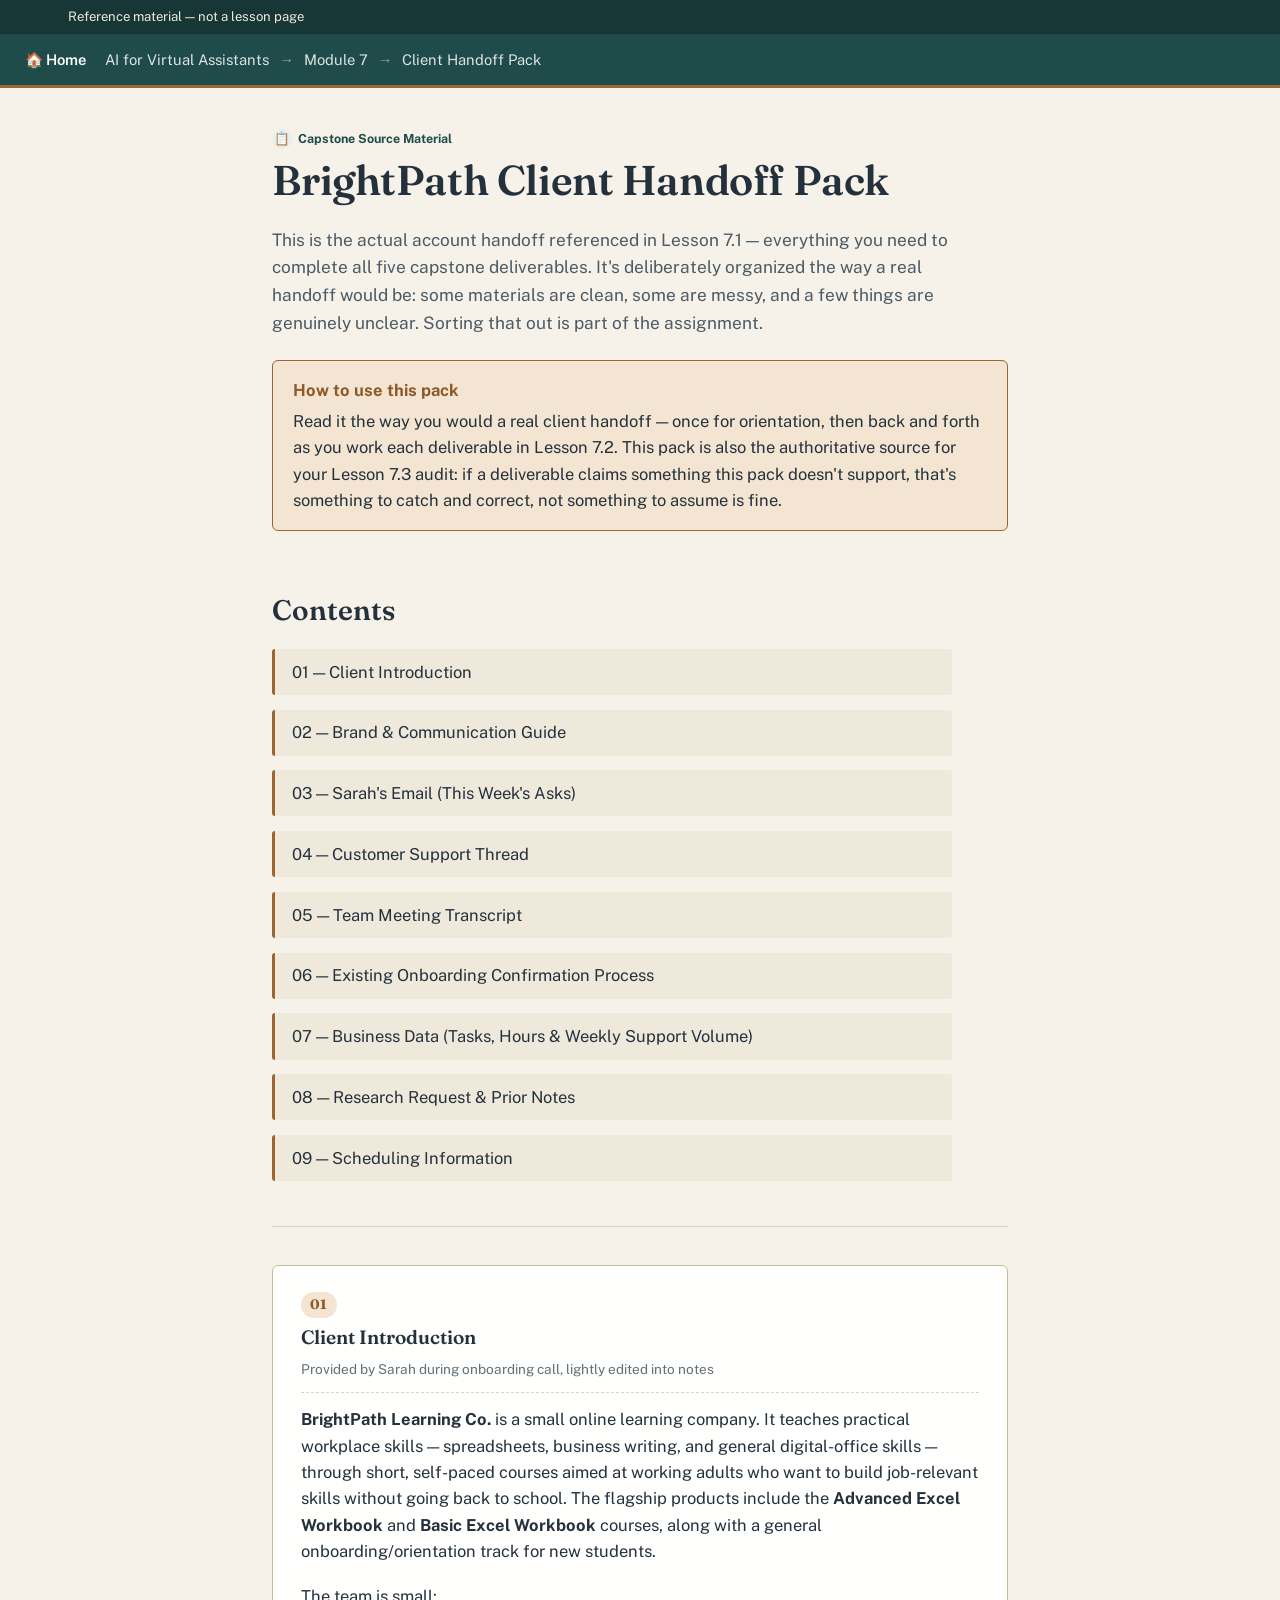
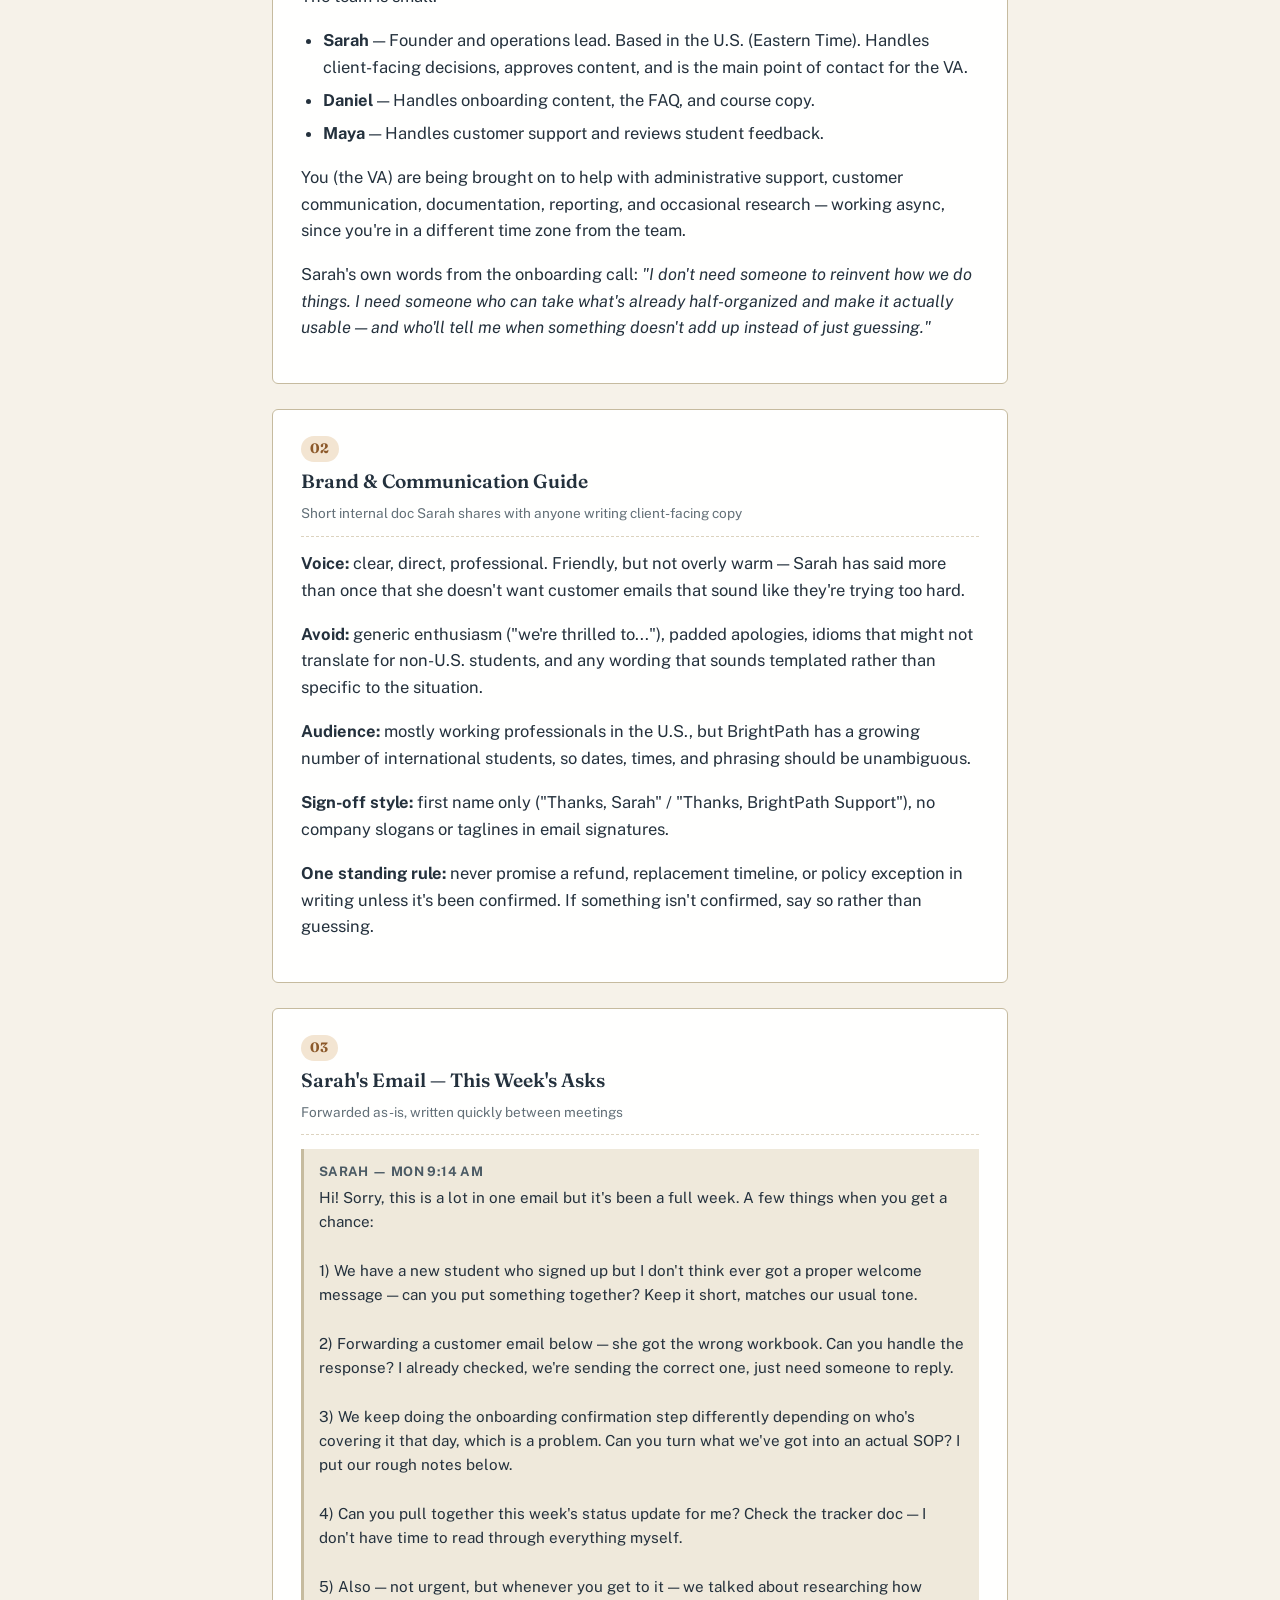
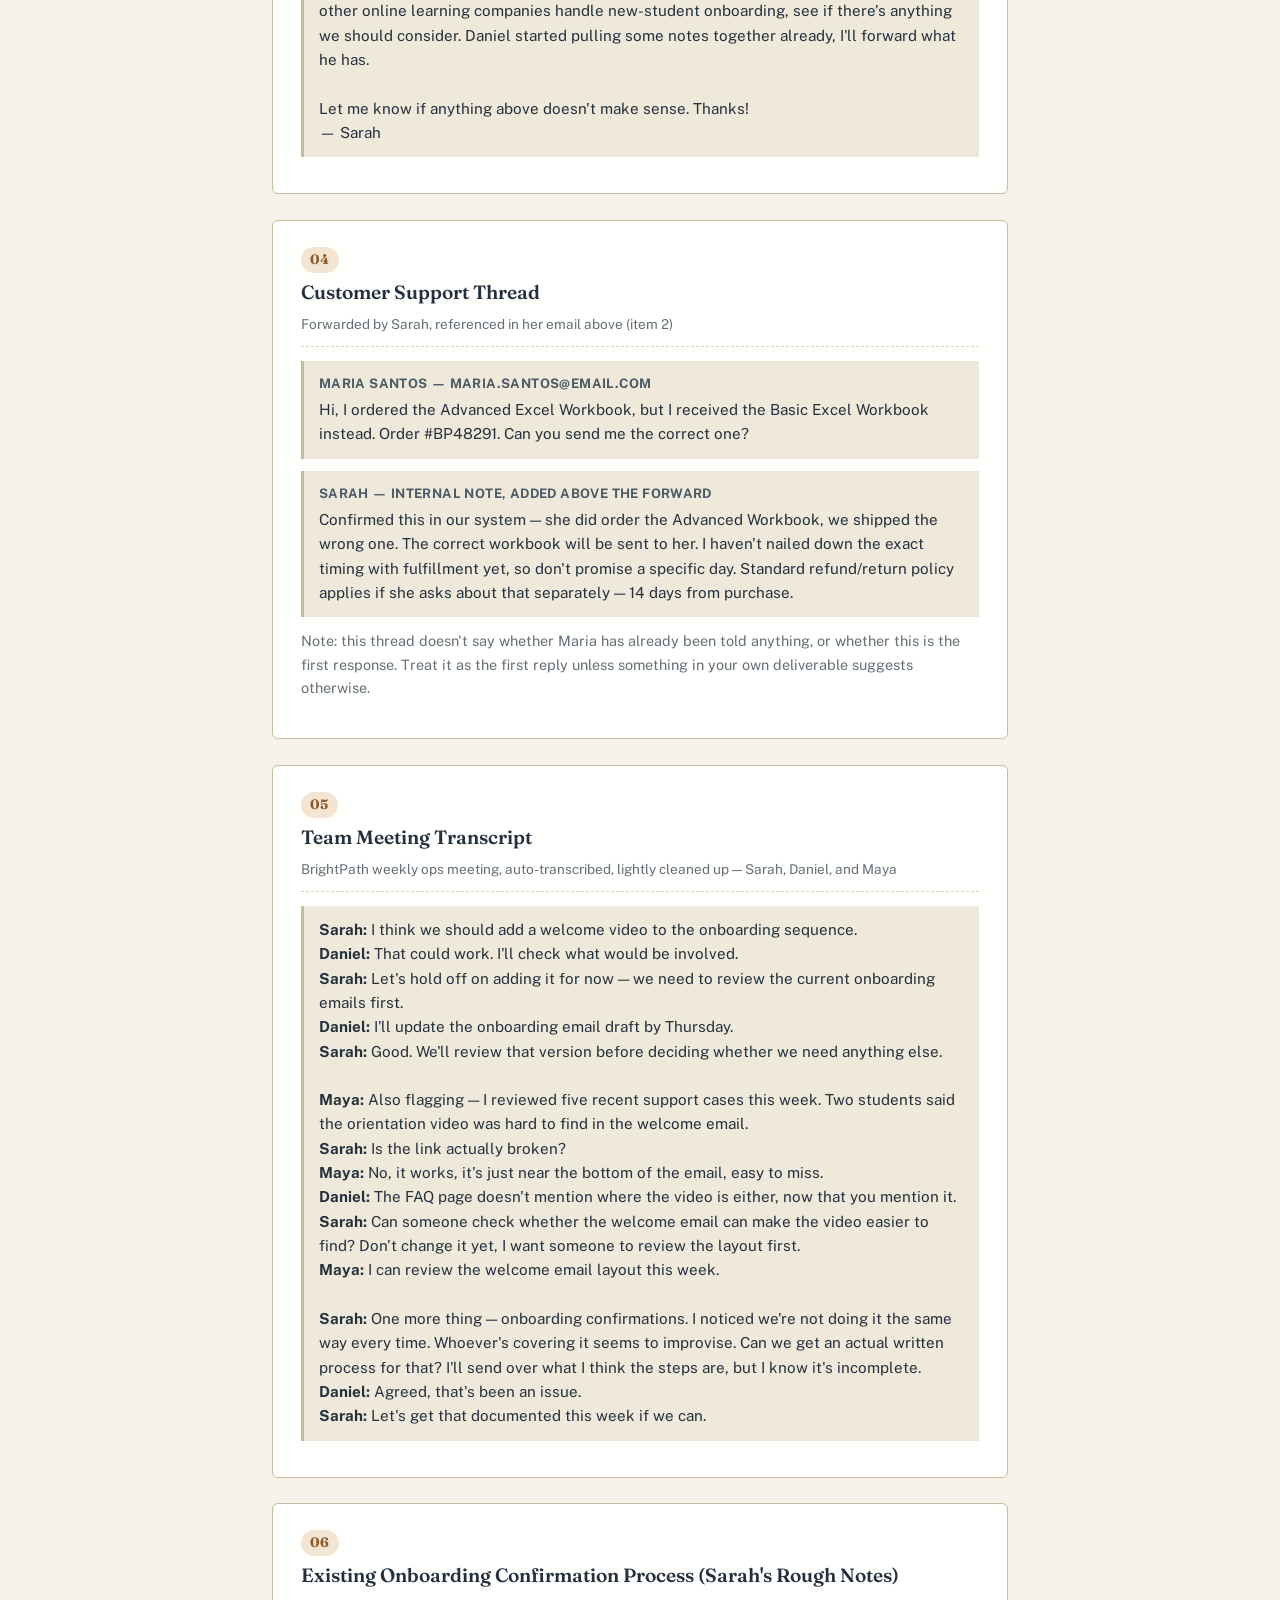
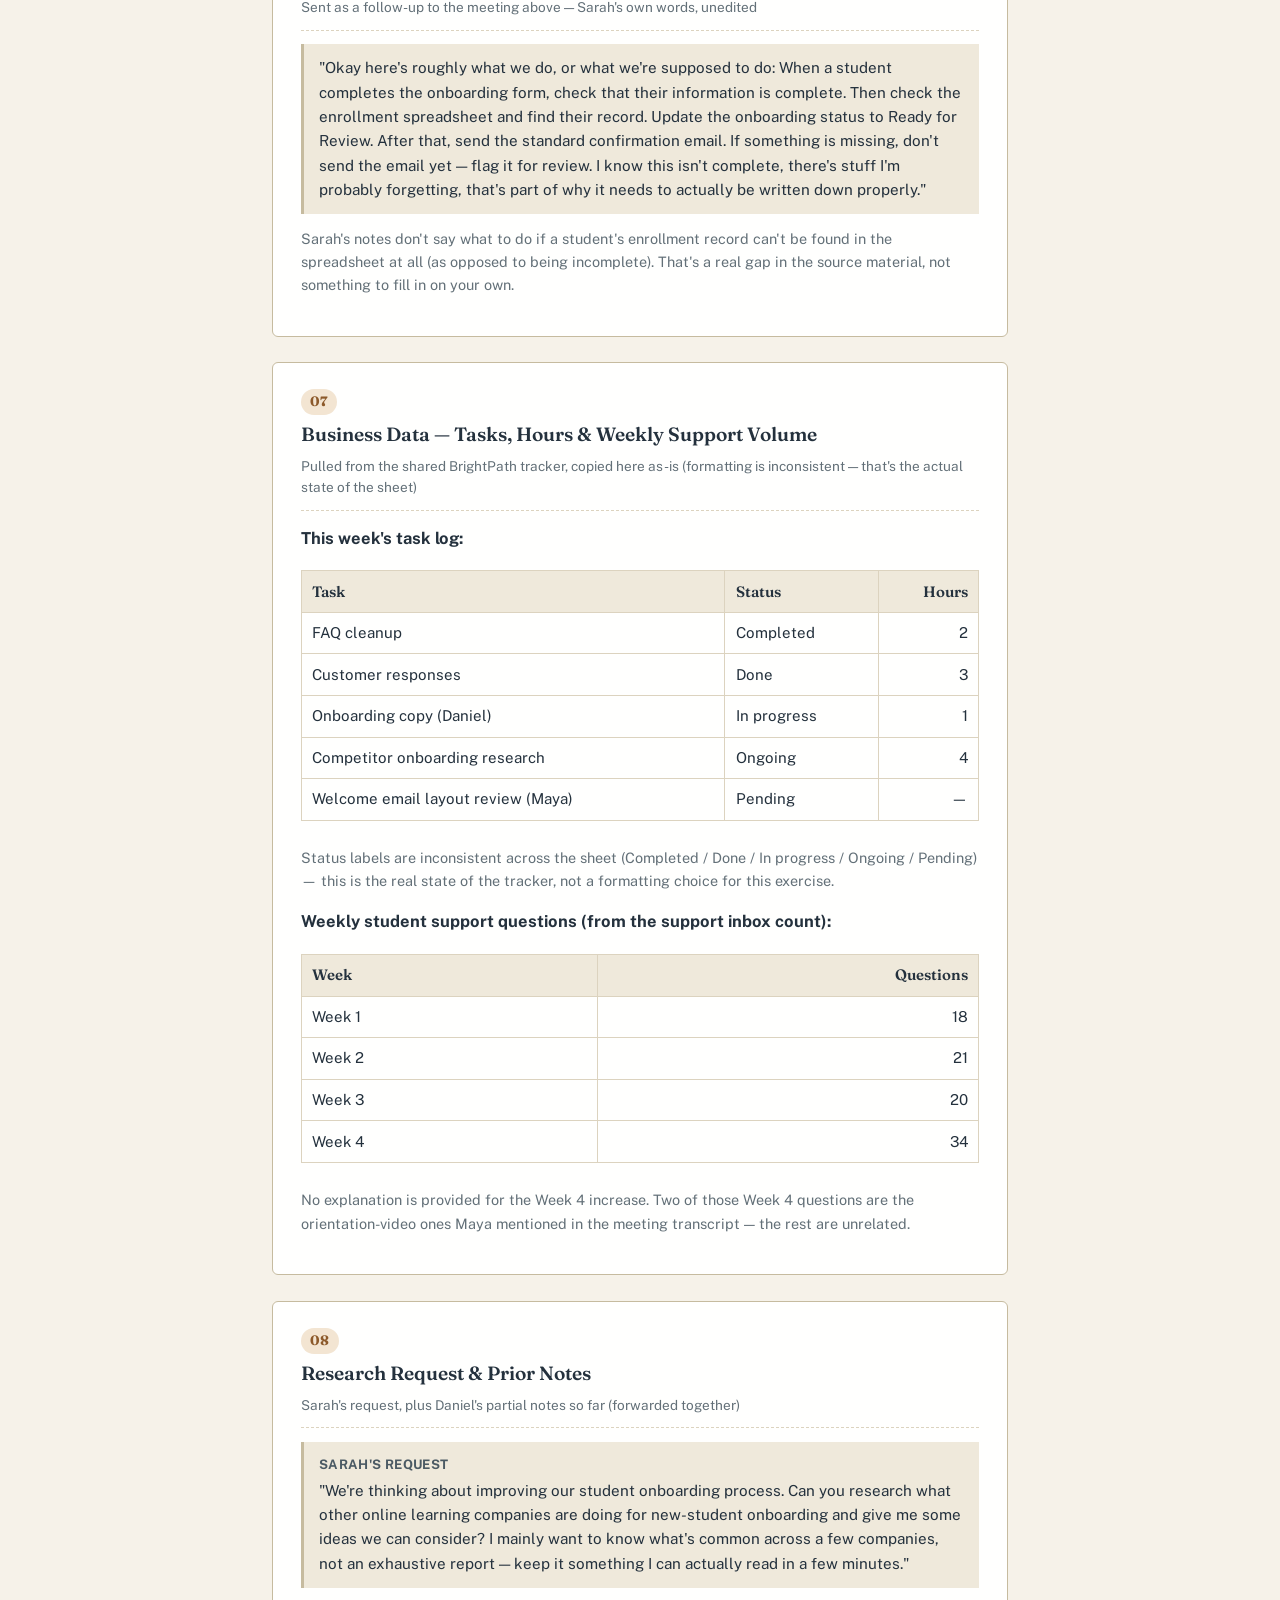
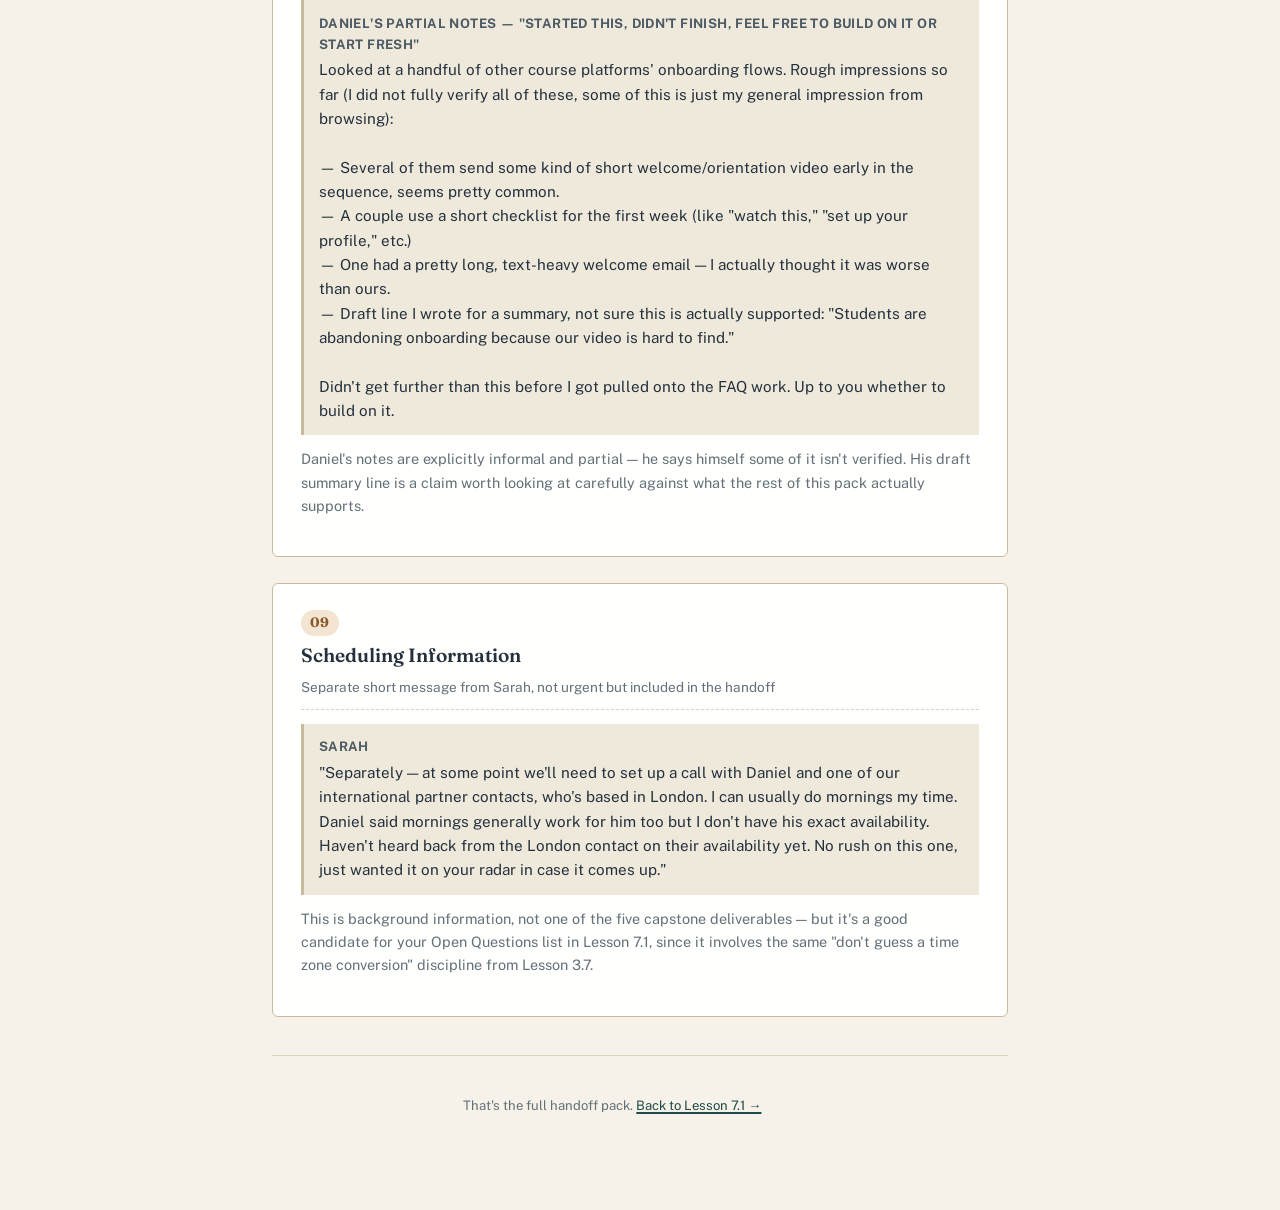
<file: module-7/handoff/index.html>
<!DOCTYPE html>
<html lang="en">
<head>
<meta charset="UTF-8">
<meta name="viewport" content="width=device-width, initial-scale=1.0">
<title>BrightPath Client Handoff Pack — AI for Virtual Assistants</title>
<link rel="stylesheet" href="../../shared/course.css">
<style>
  .handoff-doc { border: 1.5px solid var(--line-strong); border-radius: var(--radius-lg); background: var(--card); padding: 1.5rem 1.7rem; margin: 1.6rem 0; }
  .handoff-doc h3 { margin-top: 0; }
  .handoff-num { display:inline-block; font-family: var(--font-head); font-weight:700; color: var(--brass-dark); background: var(--brass-tint); border-radius: 999px; padding: .15em .7em; font-size: .85rem; margin-bottom: .6em; }
  .handoff-meta { font-size: .85rem; color: var(--ink-faint); margin-bottom: 1em; border-bottom: 1px dashed var(--line); padding-bottom: .8em; }
  .msg-block { background: var(--paper-dim); border-left: 3px solid var(--line-strong); padding: .8em 1em; margin: .8em 0; font-size: .95rem; }
  .msg-from { font-weight: 700; color: var(--ink-soft); font-size: .82rem; text-transform: uppercase; letter-spacing: .03em; margin-bottom: .3em; }
  .toc-list { list-style: none; padding: 0; margin: 1.4rem 0; display: grid; gap: .5rem; }
  .toc-list a { display: block; padding: .6em 1em; background: var(--paper-dim); border-radius: var(--radius); text-decoration: none; color: var(--ink); border-left: 3px solid var(--brass); }
  .toc-list a:hover { background: var(--brass-tint); }
</style>
</head>
<body data-page="reference">
<a class="skip-link" href="#main">Skip to main content</a>

<div class="pva-topbar" style="background:var(--ledger-dark); color:#EFE9DB; font-size:.82rem;">
  <div style="max-width:1180px; margin:0 auto; padding:.4rem 1.1rem;">Reference material — not a lesson page</div>
</div>

<div class="route-bar">
  <a class="home-btn" href="../../">🏠 Home</a>
  <div class="route-crumb">AI for Virtual Assistants <span class="sep">→</span> Module 7 <span class="sep">→</span> Client Handoff Pack</div>
</div>

<main id="main" class="page-shell no-rail" style="padding-top:2.2rem;">

  <div class="eyebrow"><span class="num">📋</span> Capstone Source Material</div>
  <h1>BrightPath Client Handoff Pack</h1>
  <p class="lede">This is the actual account handoff referenced in Lesson 7.1 — everything you need to complete all five capstone deliverables. It's deliberately organized the way a real handoff would be: some materials are clean, some are messy, and a few things are genuinely unclear. Sorting that out is part of the assignment.</p>

  <div class="callout">
    <span class="callout-title">How to use this pack</span>
    Read it the way you would a real client handoff — once for orientation, then back and forth as you work each deliverable in Lesson 7.2. This pack is also the authoritative source for your Lesson 7.3 audit: if a deliverable claims something this pack doesn't support, that's something to catch and correct, not something to assume is fine.
  </div>

  <h2>Contents</h2>
  <ul class="toc-list">
    <li><a href="#doc-01">01 — Client Introduction</a></li>
    <li><a href="#doc-02">02 — Brand &amp; Communication Guide</a></li>
    <li><a href="#doc-03">03 — Sarah's Email (This Week's Asks)</a></li>
    <li><a href="#doc-04">04 — Customer Support Thread</a></li>
    <li><a href="#doc-05">05 — Team Meeting Transcript</a></li>
    <li><a href="#doc-06">06 — Existing Onboarding Confirmation Process</a></li>
    <li><a href="#doc-07">07 — Business Data (Tasks, Hours &amp; Weekly Support Volume)</a></li>
    <li><a href="#doc-08">08 — Research Request &amp; Prior Notes</a></li>
    <li><a href="#doc-09">09 — Scheduling Information</a></li>
  </ul>

  <hr class="divider">

  <div class="handoff-doc" id="doc-01">
    <span class="handoff-num">01</span>
    <h3>Client Introduction</h3>
    <div class="handoff-meta">Provided by Sarah during onboarding call, lightly edited into notes</div>
    <p><strong>BrightPath Learning Co.</strong> is a small online learning company. It teaches practical workplace skills — spreadsheets, business writing, and general digital-office skills — through short, self-paced courses aimed at working adults who want to build job-relevant skills without going back to school. The flagship products include the <strong>Advanced Excel Workbook</strong> and <strong>Basic Excel Workbook</strong> courses, along with a general onboarding/orientation track for new students.</p>
    <p>The team is small:</p>
    <ul>
      <li><strong>Sarah</strong> — Founder and operations lead. Based in the U.S. (Eastern Time). Handles client-facing decisions, approves content, and is the main point of contact for the VA.</li>
      <li><strong>Daniel</strong> — Handles onboarding content, the FAQ, and course copy.</li>
      <li><strong>Maya</strong> — Handles customer support and reviews student feedback.</li>
    </ul>
    <p>You (the VA) are being brought on to help with administrative support, customer communication, documentation, reporting, and occasional research — working async, since you're in a different time zone from the team.</p>
    <p>Sarah's own words from the onboarding call: <em>"I don't need someone to reinvent how we do things. I need someone who can take what's already half-organized and make it actually usable — and who'll tell me when something doesn't add up instead of just guessing."</em></p>
  </div>

  <div class="handoff-doc" id="doc-02">
    <span class="handoff-num">02</span>
    <h3>Brand &amp; Communication Guide</h3>
    <div class="handoff-meta">Short internal doc Sarah shares with anyone writing client-facing copy</div>
    <p><strong>Voice:</strong> clear, direct, professional. Friendly, but not overly warm — Sarah has said more than once that she doesn't want customer emails that sound like they're trying too hard.</p>
    <p><strong>Avoid:</strong> generic enthusiasm ("we're thrilled to..."), padded apologies, idioms that might not translate for non-U.S. students, and any wording that sounds templated rather than specific to the situation.</p>
    <p><strong>Audience:</strong> mostly working professionals in the U.S., but BrightPath has a growing number of international students, so dates, times, and phrasing should be unambiguous.</p>
    <p><strong>Sign-off style:</strong> first name only ("Thanks, Sarah" / "Thanks, BrightPath Support"), no company slogans or taglines in email signatures.</p>
    <p><strong>One standing rule:</strong> never promise a refund, replacement timeline, or policy exception in writing unless it's been confirmed. If something isn't confirmed, say so rather than guessing.</p>
  </div>

  <div class="handoff-doc" id="doc-03">
    <span class="handoff-num">03</span>
    <h3>Sarah's Email — This Week's Asks</h3>
    <div class="handoff-meta">Forwarded as-is, written quickly between meetings</div>
    <div class="msg-block">
      <div class="msg-from">Sarah — Mon 9:14 AM</div>
      Hi! Sorry, this is a lot in one email but it's been a full week. A few things when you get a chance:<br><br>
      1) We have a new student who signed up but I don't think ever got a proper welcome message — can you put something together? Keep it short, matches our usual tone.<br><br>
      2) Forwarding a customer email below — she got the wrong workbook. Can you handle the response? I already checked, we're sending the correct one, just need someone to reply.<br><br>
      3) We keep doing the onboarding confirmation step differently depending on who's covering it that day, which is a problem. Can you turn what we've got into an actual SOP? I put our rough notes below.<br><br>
      4) Can you pull together this week's status update for me? Check the tracker doc — I don't have time to read through everything myself.<br><br>
      5) Also — not urgent, but whenever you get to it — we talked about researching how other online learning companies handle new-student onboarding, see if there's anything we should consider. Daniel started pulling some notes together already, I'll forward what he has.<br><br>
      Let me know if anything above doesn't make sense. Thanks!<br>
      — Sarah
    </div>
  </div>

  <div class="handoff-doc" id="doc-04">
    <span class="handoff-num">04</span>
    <h3>Customer Support Thread</h3>
    <div class="handoff-meta">Forwarded by Sarah, referenced in her email above (item 2)</div>
    <div class="msg-block">
      <div class="msg-from">Maria Santos — maria.santos@email.com</div>
      Hi, I ordered the Advanced Excel Workbook, but I received the Basic Excel Workbook instead. Order #BP48291. Can you send me the correct one?
    </div>
    <div class="msg-block">
      <div class="msg-from">Sarah — internal note, added above the forward</div>
      Confirmed this in our system — she did order the Advanced Workbook, we shipped the wrong one. The correct workbook will be sent to her. I haven't nailed down the exact timing with fulfillment yet, so don't promise a specific day. Standard refund/return policy applies if she asks about that separately — 14 days from purchase.
    </div>
    <p style="font-size:.9rem; color:var(--ink-faint); margin-top:.6em;">Note: this thread doesn't say whether Maria has already been told anything, or whether this is the first response. Treat it as the first reply unless something in your own deliverable suggests otherwise.</p>
  </div>

  <div class="handoff-doc" id="doc-05">
    <span class="handoff-num">05</span>
    <h3>Team Meeting Transcript</h3>
    <div class="handoff-meta">BrightPath weekly ops meeting, auto-transcribed, lightly cleaned up — Sarah, Daniel, and Maya</div>
    <div class="msg-block">
      <strong>Sarah:</strong> I think we should add a welcome video to the onboarding sequence.<br>
      <strong>Daniel:</strong> That could work. I'll check what would be involved.<br>
      <strong>Sarah:</strong> Let's hold off on adding it for now — we need to review the current onboarding emails first.<br>
      <strong>Daniel:</strong> I'll update the onboarding email draft by Thursday.<br>
      <strong>Sarah:</strong> Good. We'll review that version before deciding whether we need anything else.<br><br>
      <strong>Maya:</strong> Also flagging — I reviewed five recent support cases this week. Two students said the orientation video was hard to find in the welcome email.<br>
      <strong>Sarah:</strong> Is the link actually broken?<br>
      <strong>Maya:</strong> No, it works, it's just near the bottom of the email, easy to miss.<br>
      <strong>Daniel:</strong> The FAQ page doesn't mention where the video is either, now that you mention it.<br>
      <strong>Sarah:</strong> Can someone check whether the welcome email can make the video easier to find? Don't change it yet, I want someone to review the layout first.<br>
      <strong>Maya:</strong> I can review the welcome email layout this week.<br><br>
      <strong>Sarah:</strong> One more thing — onboarding confirmations. I noticed we're not doing it the same way every time. Whoever's covering it seems to improvise. Can we get an actual written process for that? I'll send over what I think the steps are, but I know it's incomplete.<br>
      <strong>Daniel:</strong> Agreed, that's been an issue.<br>
      <strong>Sarah:</strong> Let's get that documented this week if we can.
    </div>
  </div>

  <div class="handoff-doc" id="doc-06">
    <span class="handoff-num">06</span>
    <h3>Existing Onboarding Confirmation Process (Sarah's Rough Notes)</h3>
    <div class="handoff-meta">Sent as a follow-up to the meeting above — Sarah's own words, unedited</div>
    <div class="msg-block">
      "Okay here's roughly what we do, or what we're supposed to do: When a student completes the onboarding form, check that their information is complete. Then check the enrollment spreadsheet and find their record. Update the onboarding status to Ready for Review. After that, send the standard confirmation email. If something is missing, don't send the email yet — flag it for review. I know this isn't complete, there's stuff I'm probably forgetting, that's part of why it needs to actually be written down properly."
    </div>
    <p style="font-size:.9rem; color:var(--ink-faint);">Sarah's notes don't say what to do if a student's enrollment record can't be found in the spreadsheet at all (as opposed to being incomplete). That's a real gap in the source material, not something to fill in on your own.</p>
  </div>

  <div class="handoff-doc" id="doc-07">
    <span class="handoff-num">07</span>
    <h3>Business Data — Tasks, Hours &amp; Weekly Support Volume</h3>
    <div class="handoff-meta">Pulled from the shared BrightPath tracker, copied here as-is (formatting is inconsistent — that's the actual state of the sheet)</div>

    <p><strong>This week's task log:</strong></p>
    <table>
      <tr><th>Task</th><th>Status</th><th style="text-align:right;">Hours</th></tr>
      <tr><td>FAQ cleanup</td><td>Completed</td><td style="text-align:right;">2</td></tr>
      <tr><td>Customer responses</td><td>Done</td><td style="text-align:right;">3</td></tr>
      <tr><td>Onboarding copy (Daniel)</td><td>In progress</td><td style="text-align:right;">1</td></tr>
      <tr><td>Competitor onboarding research</td><td>Ongoing</td><td style="text-align:right;">4</td></tr>
      <tr><td>Welcome email layout review (Maya)</td><td>Pending</td><td style="text-align:right;">—</td></tr>
    </table>
    <p style="font-size:.9rem; color:var(--ink-faint);">Status labels are inconsistent across the sheet (Completed / Done / In progress / Ongoing / Pending) — this is the real state of the tracker, not a formatting choice for this exercise.</p>

    <p><strong>Weekly student support questions (from the support inbox count):</strong></p>
    <table>
      <tr><th>Week</th><th style="text-align:right;">Questions</th></tr>
      <tr><td>Week 1</td><td style="text-align:right;">18</td></tr>
      <tr><td>Week 2</td><td style="text-align:right;">21</td></tr>
      <tr><td>Week 3</td><td style="text-align:right;">20</td></tr>
      <tr><td>Week 4</td><td style="text-align:right;">34</td></tr>
    </table>
    <p style="font-size:.9rem; color:var(--ink-faint);">No explanation is provided for the Week 4 increase. Two of those Week 4 questions are the orientation-video ones Maya mentioned in the meeting transcript — the rest are unrelated.</p>
  </div>

  <div class="handoff-doc" id="doc-08">
    <span class="handoff-num">08</span>
    <h3>Research Request &amp; Prior Notes</h3>
    <div class="handoff-meta">Sarah's request, plus Daniel's partial notes so far (forwarded together)</div>
    <div class="msg-block">
      <div class="msg-from">Sarah's request</div>
      "We're thinking about improving our student onboarding process. Can you research what other online learning companies are doing for new-student onboarding and give me some ideas we can consider? I mainly want to know what's common across a few companies, not an exhaustive report — keep it something I can actually read in a few minutes."
    </div>
    <div class="msg-block">
      <div class="msg-from">Daniel's partial notes — "started this, didn't finish, feel free to build on it or start fresh"</div>
      Looked at a handful of other course platforms' onboarding flows. Rough impressions so far (I did not fully verify all of these, some of this is just my general impression from browsing):<br><br>
      — Several of them send some kind of short welcome/orientation video early in the sequence, seems pretty common.<br>
      — A couple use a short checklist for the first week (like "watch this," "set up your profile," etc.)<br>
      — One had a pretty long, text-heavy welcome email — I actually thought it was worse than ours.<br>
      — Draft line I wrote for a summary, not sure this is actually supported: "Students are abandoning onboarding because our video is hard to find."<br><br>
      Didn't get further than this before I got pulled onto the FAQ work. Up to you whether to build on it.
    </div>
    <p style="font-size:.9rem; color:var(--ink-faint);">Daniel's notes are explicitly informal and partial — he says himself some of it isn't verified. His draft summary line is a claim worth looking at carefully against what the rest of this pack actually supports.</p>
  </div>

  <div class="handoff-doc" id="doc-09">
    <span class="handoff-num">09</span>
    <h3>Scheduling Information</h3>
    <div class="handoff-meta">Separate short message from Sarah, not urgent but included in the handoff</div>
    <div class="msg-block">
      <div class="msg-from">Sarah</div>
      "Separately — at some point we'll need to set up a call with Daniel and one of our international partner contacts, who's based in London. I can usually do mornings my time. Daniel said mornings generally work for him too but I don't have his exact availability. Haven't heard back from the London contact on their availability yet. No rush on this one, just wanted it on your radar in case it comes up."
    </div>
    <p style="font-size:.9rem; color:var(--ink-faint);">This is background information, not one of the five capstone deliverables — but it's a good candidate for your Open Questions list in Lesson 7.1, since it involves the same "don't guess a time zone conversion" discipline from Lesson 3.7.</p>
  </div>

  <hr class="divider">
  <p class="field-hint" style="text-align:center;">That's the full handoff pack. <a href="../#l7-1">Back to Lesson 7.1 →</a></p>

</main>

</body>
</html>
</file>
<file: shared/course.css>
/* ============================================================
   AI for Virtual Assistants — Shared Course Stylesheet
   PVA Academy — standalone deployment
   Ported from the Real Estate Support VA reference build:
   same tokens, same component system, remapped content.
   ============================================================ */

@import url('https://fonts.googleapis.com/css2?family=Fraunces:opsz,wght@9..144,400;9..144,500;9..144,600;9..144,700&family=Public+Sans:ital,wght@0,400;0,500;0,600;0,700;1,400&display=swap');

:root{
  /* Core palette */
  --paper: #F6F2E9;
  --paper-dim: #EFE9DB;
  --card: #FFFFFE;
  --ink: #24313D;
  --ink-soft: #4B5A64;
  --ink-faint: #637078;
  --line: #DCD3BF;
  --line-strong: #C6BB9F;
  --ledger: #1F4B4A;
  --ledger-dark: #163736;
  --ledger-tint: #E7EEEC;
  --brass: #9C6531;
  --brass-dark: #8C592A;
  --brass-tint: #F3E5D2;

  /* AI Can Help / AI Can Help With Caution / Primarily Human Work —
     functional, recurring throughout (reuses the reference's
     ACT / CLARIFY / ESCALATE hues 1:1; VERIFY is kept for "complete"/checkmark states) */
  --ai-help: #3E6B8A;
  --ai-help-tint: #E4EDF3;
  --caution: #88641F;
  --caution-tint: #F6ECD6;
  --verify: #4C6B4B;
  --verify-tint: #E6EDE3;
  --human: #A9502F;
  --human-tint: #F3E1D6;

  /* Tag colors — Learning Artifact / Proof-of-Skill Artifact / Capstone Evidence */
  --learning: #5C6B7A;
  --learning-tint: #E7EAED;
  --proof: #1F4B4A;
  --proof-tint: #E7EEEC;
  --capstone: #96602D;
  --capstone-tint: #F3E5D2;

  --radius: 3px;
  --radius-lg: 6px;
  --shadow-soft: 0 1px 2px rgba(36,49,61,0.06);
  --measure: 680px;

  --font-head: 'Fraunces', Georgia, serif;
  --font-body: 'Public Sans', -apple-system, BlinkMacSystemFont, 'Segoe UI', sans-serif;
}

*, *::before, *::after{ box-sizing: border-box; }
html{ scroll-behavior: smooth; }
body{
  margin:0;
  background: var(--paper);
  color: var(--ink);
  font-family: var(--font-body);
  font-size: 16.5px;
  line-height: 1.6;
  -webkit-font-smoothing: antialiased;
}
img{ max-width:100%; display:block; }
a{ color: var(--ledger); text-decoration-thickness: 1.5px; text-underline-offset: 2px; }
a:focus-visible, button:focus-visible, input:focus-visible, textarea:focus-visible, select:focus-visible, [tabindex]:focus-visible{
  outline: 3px solid var(--brass);
  outline-offset: 2px;
}
h1,h2,h3,h4{ font-family: var(--font-head); font-weight:600; line-height:1.2; margin: 0 0 .5em; color: var(--ink); }
h1{ font-size: clamp(1.9rem, 3.4vw, 2.6rem); letter-spacing: -0.01em; }
h2{ font-size: clamp(1.4rem, 2.2vw, 1.8rem); margin-top: 2.2em; }
h3{ font-size: 1.2rem; margin-top: 1.7em; }
h4{ font-size: 1.02rem; margin-top: 1.4em; font-weight:700; font-family: var(--font-body); }
p{ margin: 0 0 1.1em; max-width: var(--measure); }
ul, ol{ margin: 0 0 1.1em; padding-left: 1.35em; max-width: var(--measure); }
li{ margin-bottom: .4em; }
strong{ color: var(--ink); }
.visually-hidden{ position:absolute; width:1px; height:1px; overflow:hidden; clip:rect(0,0,0,0); white-space:nowrap; }
.skip-link{ position:absolute; left:-999px; top:0; background:var(--ledger); color:#fff; padding:.6em 1em; z-index:200; border-radius: 0 0 var(--radius) 0; }
.skip-link:focus{ left:0; }

/* ---------- Top route bar (PVA Academy credit + breadcrumb + progress) ---------- */
.route-bar{
  position: sticky; top:0; z-index: 50;
  display:flex; align-items:center; gap:.75rem;
  background: var(--ledger); color:#fff;
  padding: .65rem 1.1rem;
  font-size:.92rem;
  border-bottom: 3px solid var(--brass);
}
.route-bar a{ color:#EFE9DB; }
.route-bar .home-btn{
  display:inline-flex; align-items:center; gap:.4em;
  color:#fff; font-weight:600; text-decoration:none;
  padding:.25em .5em; border-radius: var(--radius);
}
.route-bar .home-btn:hover{ background: rgba(255,255,255,.12); }
.route-crumb{ opacity:.85; overflow:hidden; text-overflow:ellipsis; white-space:nowrap; }
.route-crumb .sep{ margin:0 .4em; opacity:.6; }
.route-progress{ margin-left:auto; display:flex; align-items:center; gap:.6rem; white-space:nowrap; font-variant-numeric: tabular-nums; }
.route-progress .dots{ display:flex; gap:4px; flex-wrap:wrap; max-width:120px; }
.route-progress .dot{ width:8px; height:8px; border-radius:50%; background: rgba(255,255,255,.28); }
.route-progress .dot.done{ background: var(--brass); }

/* ---------- Page shell (sidebar + content) ---------- */
.page-shell{
  max-width: 1180px; margin: 0 auto;
  display:grid; grid-template-columns: 250px 1fr; gap: 2.6rem;
  padding: 2.2rem 1.4rem 5rem;
}
.page-shell.no-rail{ display:block; max-width: 780px; }

.lesson-rail{
  align-self:start; position: sticky; top: 66px;
  max-height: calc(100vh - 90px); overflow-y:auto;
  padding-right: .5rem;
}
.lesson-rail-title{
  font-family: var(--font-head); font-weight:600; font-size:.78rem;
  letter-spacing:.02em; color: var(--ink-faint);
  margin: 1.3rem 0 .5rem;
}
.lesson-rail-title:first-child{ margin-top:0; }
.lesson-rail ol, .lesson-rail ul{ list-style:none; margin:0 0 .3rem; padding:0; }
.lesson-rail li{ margin:0; }
.lesson-rail a{
  display:flex; gap:.55em; align-items:flex-start;
  padding: .4em .5em; border-radius: var(--radius);
  color: var(--ink-soft); text-decoration:none; font-size:.91rem; line-height:1.35;
  border-left: 3px solid transparent;
}
.lesson-rail a:hover{ background: var(--paper-dim); }
.lesson-rail a.current{
  background: var(--ledger-tint); border-left-color: var(--ledger); color: var(--ledger-dark); font-weight:600;
}
.lesson-rail .rail-check{
  flex: 0 0 auto; width:16px; height:16px; margin-top:.15em;
  border-radius:50%; border:1.5px solid var(--line-strong);
  display:inline-block;
}
.lesson-rail a.done .rail-check{ background: var(--verify); border-color: var(--verify); }
.lesson-rail a.done .rail-check::after{ content:"✓"; display:block; color:#fff; font-size:10px; line-height:16px; text-align:center; }

.rail-toggle{ display:none; }

/* ---------- Content ---------- */
.lesson-main{ min-width:0; }
.eyebrow{
  display:inline-flex; align-items:center; gap:.45em;
  font-size:.78rem; font-weight:700; color: var(--ledger);
  margin-bottom:.6em;
}
.eyebrow .num{
  display:inline-flex; align-items:center; justify-content:center;
  width:1.6em; height:1.6em; border-radius:50%;
  background: var(--ledger-tint); color: var(--ledger-dark); font-family: var(--font-head);
}
.lede{ font-size:1.08rem; color: var(--ink-soft); }

/* ---------- Tag chips: LEARNING ARTIFACT / PROOF-OF-SKILL ARTIFACT / CAPSTONE EVIDENCE ---------- */
.tag{
  display:inline-flex; align-items:center; gap:.4em;
  font-family: var(--font-body); font-weight:700; font-size:.74rem;
  padding: .28em .65em; border-radius: 999px;
  white-space:nowrap; border:1px solid transparent;
}
.tag::before{ content:""; width:7px; height:7px; border-radius:50%; }
.tag-learning{ background: var(--learning-tint); color:#414D59; }
.tag-learning::before{ background: var(--learning); }
.tag-proof{ background: var(--proof-tint); color: var(--ledger-dark); }
.tag-proof::before{ background: var(--proof); }
.tag-capstone{ background: var(--capstone-tint); color: var(--brass-dark); }
.tag-capstone::before{ background: var(--capstone); }

.tag-legend{
  display:grid; grid-template-columns: repeat(auto-fit,minmax(230px,1fr)); gap: .9rem;
  margin: 1.4rem 0 2rem; padding: 0;
}
.tag-legend-item{
  border:1px solid var(--line); border-radius: var(--radius-lg); background: var(--card);
  padding: 1rem 1.1rem;
}
.tag-legend-item p{ margin: .5em 0 0; font-size:.93rem; color: var(--ink-soft); }

/* ---------- Understand→Prepare→Define→Use AI→Audit→Correct→Deliver workflow key ---------- */
.workflow-key{
  display:grid; grid-template-columns: repeat(auto-fit,minmax(130px,1fr)); gap: .6rem;
  margin: 1.4rem 0 1.8rem;
}
.wf-card{
  border-radius: var(--radius-lg); padding: .8rem .85rem;
  border: 1.5px solid var(--line); background: var(--card);
}
.wf-card h4{ margin: 0 0 .25em; font-size:.92rem; font-family:var(--font-head); color: var(--ledger); }
.wf-card p{ margin:0; font-size:.8rem; color: var(--ink-soft); }
.wf-card:nth-child(odd){ border-top: 4px solid var(--ledger); }
.wf-card:nth-child(even){ border-top: 4px solid var(--brass); }

/* ---------- AI Can Help / Caution / Primarily Human decision key & exercises ---------- */
.category-key{ display:grid; grid-template-columns: repeat(3,1fr); gap:.7rem; margin: 1.4rem 0 1.8rem; }
@media (max-width:640px){ .category-key{ grid-template-columns: 1fr; } }
.category-card{
  border-radius: var(--radius-lg); padding: .85rem .9rem;
  border: 1.5px solid var(--line); background: var(--card);
}
.category-card h4{ margin: 0 0 .25em; font-size:.95rem; }
.category-card p{ margin:0; font-size:.85rem; color: var(--ink-soft); }
.category-card.ai-help{ border-top: 4px solid var(--ai-help); }
.category-card.caution{ border-top: 4px solid var(--caution); }
.category-card.human{ border-top: 4px solid var(--human); }
.category-card.ai-help h4{ color: var(--ai-help); }
.category-card.caution h4{ color: var(--caution); }
.category-card.human h4{ color: var(--human); }

.category-pill{ display:inline-flex; align-items:center; gap:.4em; font-weight:700; font-size:.78rem; padding:.3em .7em; border-radius:999px; }
.category-pill.ai-help{ background: var(--ai-help-tint); color: var(--ai-help); }
.category-pill.caution{ background: var(--caution-tint); color: var(--caution); }
.category-pill.human{ background: var(--human-tint); color: var(--human); }

/* ---------- Decision groups (pill radios, same mechanic as the reference) ---------- */
.decision-group{ display:flex; flex-wrap:wrap; gap:.6rem; margin: .7rem 0 1rem; }
.decision-opt{ position:relative; }
.decision-opt input{ position:absolute; opacity:0; width:1px; height:1px; }
.decision-opt label{
  display:inline-flex; margin:0; cursor:pointer; font-weight:700; font-size:.86rem;
  padding:.5em .95em; border-radius:999px; border:1.5px solid var(--line-strong); color: var(--ink-soft);
}
.decision-opt input:focus-visible + label{ outline:3px solid var(--brass); outline-offset:2px; }
.decision-opt input:checked + label{ color:#fff; border-color: transparent; }
.decision-opt[data-v="AI_HELP"] input:checked + label{ background: var(--ai-help); }
.decision-opt[data-v="CAUTION"] input:checked + label{ background: var(--caution); }
.decision-opt[data-v="HUMAN"] input:checked + label{ background: var(--human); }
.decision-opt[data-v="KEEP"] input:checked + label{ background: var(--verify); }
.decision-opt[data-v="CORRECT"] input:checked + label{ background: var(--caution); }
.decision-opt[data-v="REJECT"] input:checked + label{ background: var(--human); }
.decision-opt[data-v="FACT"] input:checked + label{ background: var(--verify); }
.decision-opt[data-v="ASSUMPTION"] input:checked + label{ background: var(--caution); }
.decision-opt[data-v="UNSUPPORTED"] input:checked + label{ background: var(--human); }
.decision-opt[data-v="A"] input:checked + label{ background: var(--ink-soft); }
.decision-opt[data-v="B"] input:checked + label{ background: var(--ledger); }
.decision-opt[data-v="PLANNING"] input:checked + label{ background: var(--ai-help); }
.decision-opt[data-v="INFORMATION"] input:checked + label{ background: var(--caution); }
.decision-opt[data-v="VERIFICATION"] input:checked + label{ background: var(--verify); }
.decision-opt[data-v="FINDING"] input:checked + label{ background: var(--ai-help); }
.decision-opt[data-v="IMPLICATION"] input:checked + label{ background: var(--caution); }
.decision-opt[data-v="RECOMMENDATION"] input:checked + label{ background: var(--human); }
.decision-opt[data-v="OBSERVATION"] input:checked + label{ background: var(--verify); }
.decision-opt[data-v="CONCLUSION"] input:checked + label{ background: var(--human); }
.decision-opt[data-v="POOR"] input:checked + label{ background: var(--human); }
.decision-opt[data-v="BETTER"] input:checked + label{ background: var(--verify); }
.decision-opt[data-v="PERMANENT"] input:checked + label{ background: var(--caution); }
.decision-opt[data-v="CURRENT"] input:checked + label{ background: var(--verify); }
.decision-opt[data-v="PLAN"] input:checked + label{ background: var(--ai-help); }
.decision-opt[data-v="INFO"] input:checked + label{ background: var(--caution); }
.decision-opt[data-v="VERIFY"] input:checked + label{ background: var(--verify); }

.feedback{ border-radius: var(--radius-lg); padding: .9rem 1.1rem; margin-top:.8rem; font-size:.94rem; display:none; }
.feedback.show{ display:block; }
.feedback.correct{ background: var(--verify-tint); border:1px solid var(--verify); color:#2E4A2D; }
.feedback.neutral{ background: var(--paper-dim); border:1px solid var(--line-strong); color: var(--ink-soft); }

/* ---------- AI draft / VA's final version device ---------- */
.ai-draft{ background: var(--ai-help-tint); border:1px solid var(--ai-help); border-radius: var(--radius-lg); padding: 1rem 1.2rem; margin: 0 0 4px; }
.ai-draft::before{ content:"AI draft"; display:inline-block; font-size:.72rem; font-weight:700; color:var(--ai-help); background:var(--card); border:1px solid var(--ai-help); border-radius:999px; padding:.15em .6em; margin-bottom:.6em; }
.human-final{ background: var(--human-tint); border:1px solid var(--human); border-radius: var(--radius-lg); padding: 1rem 1.2rem; margin: 4px 0 1.4rem; }
.human-final::before{ content:"VA's final version"; display:inline-block; font-size:.72rem; font-weight:700; color:var(--human); background:var(--card); border:1px solid var(--human); border-radius:999px; padding:.15em .6em; margin-bottom:.6em; }

/* ---------- Cards & sections ---------- */
.card{
  background: var(--card); border:1px solid var(--line); border-radius: var(--radius-lg);
  padding: 1.4rem 1.5rem; margin: 1.6rem 0; box-shadow: var(--shadow-soft);
}
.card > *:last-child{ margin-bottom:0; }
.card-do{ border-left: 4px solid var(--ledger); }
.card-do .eyebrow{ color: var(--ledger); }
.card-example{ background: var(--paper-dim); border-style:dashed; }
.callout{
  border:1px solid var(--brass); background: var(--brass-tint);
  border-radius: var(--radius-lg); padding: 1rem 1.2rem; margin: 1.4rem 0;
}
.callout p:last-child{ margin-bottom:0; }
.callout-title{ font-weight:700; color: var(--brass-dark); margin-bottom:.3em; display:block; }

hr.divider{ border:none; border-top:1px solid var(--line); margin: 2.4rem 0; }

table{ border-collapse: collapse; width:100%; margin: 1.2rem 0 1.6rem; font-size:.94rem; }
th, td{ text-align:left; padding: .55em .7em; border:1px solid var(--line); vertical-align:top; }
th{ background: var(--paper-dim); font-family: var(--font-head); font-weight:600; }

code, .code-block{ font-family: 'SFMono-Regular', Consolas, 'Liberation Mono', Menlo, monospace; font-size:.9em; }
.code-block{ display:block; background: var(--ink); color:#EFE9DB; padding: .8em 1em; border-radius: var(--radius); margin: .8em 0; overflow-x:auto; white-space:pre; }

/* ---------- Buttons ---------- */
.btn{
  display:inline-flex; align-items:center; gap:.5em; cursor:pointer;
  font-family: var(--font-body); font-weight:700; font-size:.94rem;
  border-radius: var(--radius); border:1.5px solid transparent;
  padding: .62em 1.15em; text-decoration:none; line-height:1.2;
}
.btn-primary{ background: var(--ledger); color:#fff; }
.btn-primary:hover{ background: var(--ledger-dark); }
.btn-secondary{ background: transparent; color: var(--ledger); border-color: var(--ledger); }
.btn-secondary:hover{ background: var(--ledger-tint); }
.btn-brass{ background: var(--brass); color:#fff; }
.btn-brass:hover{ background: var(--brass-dark); }
.btn[disabled]{ opacity:.45; cursor:not-allowed; }
.btn-row{ display:flex; gap:.75rem; flex-wrap:wrap; margin-top:1.2rem; }

/* ---------- Forms ---------- */
label{ display:block; font-weight:700; margin-bottom:.35em; font-size:.92rem; }
textarea, input[type=text], input[type=email], select{
  width:100%; font-family: var(--font-body); font-size:.95rem;
  border:1.5px solid var(--line-strong); border-radius: var(--radius);
  padding: .6em .75em; background:#fff; color:var(--ink);
}
textarea{ min-height: 90px; resize: vertical; }
.field{ margin-bottom: 1.1rem; max-width: var(--measure); }
.field-hint{ font-size:.82rem; color: var(--ink-faint); margin-top:.3em; }

/* ---------- Task map rows (this course's Prove artifact) ---------- */
.task-map-row{ border:1.5px solid var(--line-strong); border-radius: var(--radius-lg); padding: 1rem 1.1rem; margin-bottom:.9rem; background:#fff; }
.task-map-row label{ font-size:.82rem; margin-top:.7em; }
.task-map-row label:first-of-type{ margin-top:0; }
.task-num{ font-family: var(--font-head); font-weight:600; color: var(--brass-dark); margin-bottom:.3em; }

/* ---------- Progress footer / completion ---------- */
.lesson-nav-footer{
  display:flex; justify-content:space-between; gap:1rem; margin-top: 3rem; padding-top:1.4rem; border-top:1px solid var(--line);
}
.lesson-nav-footer a{ text-decoration:none; }
.lesson-nav-footer .nav-label{ display:block; font-size:.72rem; color: var(--ink-faint); font-weight:700; }
.lesson-nav-footer .nav-title{ font-weight:700; color: var(--ledger-dark); }
.mark-done-row{ display:flex; align-items:center; gap:.7rem; margin: 1.5rem 0; padding: .9rem 1.1rem; background: var(--card); border:1px solid var(--line); border-radius: var(--radius-lg); }
.mark-done-row input[type=checkbox]{ width:19px; height:19px; accent-color: var(--verify); }
.mark-done-row label{ margin:0; font-weight:600; }

.save-toast{
  position: fixed; bottom: 1.2rem; right: 1.2rem; background: var(--ink); color:#fff;
  padding:.6em 1em; border-radius: var(--radius); font-size:.85rem; opacity:0; transform: translateY(6px);
  transition: opacity .25s, transform .25s; pointer-events:none; z-index: 90;
}
.save-toast.show{ opacity:1; transform:translateY(0); }

.checklist{ list-style:none; padding:0; }
.checklist li{ display:flex; gap:.6em; align-items:flex-start; margin-bottom:.55em; }
.checklist input[type=checkbox]{ margin-top:.28em; width:17px; height:17px; accent-color: var(--ledger); flex:0 0 auto; }

/* ---------- Hub-specific (homepage) ---------- */
.hub-hero{ background: var(--ledger); color:#fff; padding: 3.4rem 1.4rem 3rem; border-bottom: 4px solid var(--brass); }
.hub-hero-inner{ max-width: 900px; margin:0 auto; }
.hub-hero .kicker{ font-weight:700; letter-spacing:.02em; color: #C8DAD8; font-size:.85rem; margin-bottom:.8rem; }
.hub-hero h1{ color:#fff; max-width: 18ch; }
.hub-hero p.lede{ color:#DDE7E4; max-width: 56ch; }
.hub-wrap{ max-width: 900px; margin: 0 auto; padding: 2.6rem 1.4rem 5rem; }
.promise-grid{ display:grid; grid-template-columns: repeat(auto-fit,minmax(230px,1fr)); gap: 1rem; margin: 1.6rem 0 2.4rem; }
.promise-item{ display:flex; gap:.7em; align-items:flex-start; }
.promise-item .mk{ flex:0 0 auto; width:1.5em; height:1.5em; border-radius:50%; background: var(--ledger-tint); color:var(--ledger-dark); display:flex; align-items:center; justify-content:center; font-weight:700; font-size:.8rem; }
.promise-item p{ margin:0; font-size:.94rem; color: var(--ink-soft); }

.module-list{ list-style:none; padding:0; margin: 1rem 0; counter-reset: mod; }
.module-row{
  position:relative; border:1px solid var(--line); background: var(--card); border-radius: var(--radius-lg);
  padding: 1.2rem 1.3rem 1.2rem 3.6rem; margin-bottom: .9rem;
  box-shadow: var(--shadow-soft); transition: border-color .15s;
}
.module-row:hover{ border-color: var(--line-strong); }
.module-row a.module-link{ text-decoration:none; color:inherit; display:block; }
.module-row::before{
  counter-increment: mod; content: counter(mod);
  position:absolute; left: 1.2rem; top: 1.25rem;
  font-family: var(--font-head); font-weight:600; font-size:1.15rem; color: var(--brass-dark);
  width:1.7em; height:1.7em; border-radius:50%; background: var(--brass-tint);
  display:flex; align-items:center; justify-content:center;
}
.module-row h3{ margin: 0 0 .3em; font-size:1.12rem; }
.module-row .module-focus{ margin:0; font-size:.92rem; color: var(--ink-soft); }
.module-row .module-status{ position:absolute; right:1.3rem; top:1.3rem; font-size:.78rem; font-weight:700; color: var(--ink-faint); }
.module-row .module-status.done{ color: var(--verify); }

.before-start{
  background: var(--card); border: 1.5px solid var(--brass); border-radius: var(--radius-lg);
  padding: 1.3rem 1.5rem; margin: 0 0 2.2rem;
}
.before-start h2{ margin-top:0; font-size:1.15rem; }
.before-start ul{ margin-bottom: .3rem; }
.before-start .no-login-badge{
  display:inline-flex; align-items:center; gap:.4em; font-weight:700; font-size:.82rem;
  color: var(--verify); background: var(--verify-tint); padding:.3em .7em; border-radius:999px; margin-bottom:.7rem;
}

.hub-footer{ text-align:center; padding: 2rem 1.4rem 3rem; color: var(--ink-faint); font-size:.85rem; }

@media (max-width: 880px){
  .page-shell{ grid-template-columns: 1fr; padding-top: 1.4rem; }
  .lesson-rail{ position:static; max-height:none; border:1px solid var(--line); border-radius: var(--radius-lg); background:var(--card); padding: .3rem .8rem; margin-bottom: 1rem; }
  .rail-toggle{
    display:flex; width:100%; justify-content:space-between; align-items:center;
    background:none; border:none; padding: .8rem .2rem; font-weight:700; color: var(--ledger-dark);
    font-family: var(--font-head); font-size:1rem; cursor:pointer;
  }
  .lesson-rail-body{ display:none; padding-bottom:.6rem; }
  .lesson-rail-body.open{ display:block; }
  .route-crumb{ display:none; }
}

@media print{
  .route-bar, .lesson-rail, .lesson-nav-footer, .no-print, .save-toast{ display:none !important; }
  .page-shell{ display:block; }
  body{ background:#fff; }
}
</file>
<file: shared/tokens.css>
/* AI for Virtual Assistants — design tokens
   Standalone visual identity, styled after the Real Estate Support VA
   reference build (real-estate-support-va.pages.dev): tracked-caps eyebrow,
   checkmark outcomes, labeled framework cards, evidence tag chips, a
   🏠 Home breadcrumb, and a slim "PVA Academy" credit line at top. */

:root {
  --paper: #F6F2E9;
  --paper-raised: #FBF9F4;
  --ink: #2B2620;
  --ink-soft: #5B5346;
  --rule: #DED5C2;

  /* The core duality: AI drafts (teal) vs. the VA's final call (rust) */
  --ai: #2C6E6B;
  --ai-tint: #E4EEEC;
  --ai-border: #B7D2CE;

  --human: #B54A2C;
  --human-tint: #F5E7DE;
  --human-border: #E0BDA9;

  --caution: #C68A2E;
  --caution-tint: #F6ECD8;
  --verified: #3F7D4C;
  --verified-tint: #E4EEE3;

  --font-display: "Newsreader", Georgia, serif;
  --font-body: "Inter", -apple-system, BlinkMacSystemFont, "Segoe UI", sans-serif;

  --radius: 6px;
  --max-w: 700px;
  --max-w-wide: 860px;
}

* { box-sizing: border-box; }
html { scroll-behavior: smooth; }

body {
  margin: 0;
  background: var(--paper);
  color: var(--ink);
  font-family: var(--font-body);
  font-size: 17px;
  line-height: 1.6;
}

h1, h2, h3 { font-family: var(--font-display); font-weight: 600; line-height: 1.25; color: var(--ink); margin: 0 0 0.5em; }
h1 { font-size: 2rem; }
h2 { font-size: 1.5rem; margin-top: 2.5rem; }
h3 { font-size: 1.15rem; margin-top: 2rem; }
p { margin: 0 0 1em; }
a { color: var(--human); }
a:focus-visible, button:focus-visible, [tabindex]:focus-visible { outline: 2px solid var(--human); outline-offset: 2px; }

.wrap { max-width: var(--max-w); margin: 0 auto; padding: 0 20px; }
.wrap-wide { max-width: var(--max-w-wide); margin: 0 auto; padding: 0 20px; }

/* ---- Slim PVA Academy top bar (every page) ---- */
.pva-topbar { background: var(--ink); color: var(--paper); }
.pva-topbar .wrap-wide { display: flex; align-items: center; justify-content: space-between; padding: 8px 20px; font-size: 0.82rem; }
.pva-topbar a { color: var(--paper); text-decoration: none; font-weight: 600; letter-spacing: 0.02em; }
.pva-topbar a:hover { text-decoration: underline; }
.pva-topbar .course-name { color: #C9C0AE; }

/* ---- Route bar / breadcrumb (🏠 Home style) ---- */
.route-bar { border-bottom: 1px solid var(--rule); background: var(--paper-raised); }
.route-bar .wrap-wide { display: flex; align-items: center; gap: 8px; padding-top: 12px; padding-bottom: 12px; font-size: 0.9rem; color: var(--ink-soft); flex-wrap: wrap; }
.route-bar a { color: var(--ink-soft); text-decoration: none; }
.route-bar a:hover { color: var(--human); text-decoration: underline; }
.route-bar .current { color: var(--ink); }
.route-bar .progress-count { margin-left: auto; font-weight: 600; color: var(--ink); }

/* ---- Eyebrow (tracked caps label) ---- */
.eyebrow-tracked { font-size: 0.78rem; font-weight: 700; letter-spacing: 0.08em; text-transform: uppercase; color: var(--human); }

/* ---- Checkmark outcome list ---- */
.check-list { list-style: none; margin: 0; padding: 0; display: flex; flex-direction: column; gap: 10px; }
.check-list li { display: flex; gap: 10px; align-items: flex-start; font-size: 0.98rem; }
.check-list li::before { content: "✓"; color: var(--verified); font-weight: 700; flex: none; }

/* ---- Framework highlight cards (e.g. the 7-stage workflow) ---- */
.framework-grid { display: grid; grid-template-columns: repeat(auto-fit, minmax(150px, 1fr)); gap: 10px; margin: 1.5rem 0; }
.framework-card { border: 1px solid var(--rule); background: var(--paper-raised); border-radius: var(--radius); padding: 14px 16px; }
.framework-card .fw-label { font-family: var(--font-display); font-weight: 700; font-size: 0.95rem; color: var(--human); margin-bottom: 4px; }
.framework-card .fw-desc { font-size: 0.85rem; color: var(--ink-soft); }

/* ---- Evidence tag legend + inline tag chips ---- */
.tag-legend { display: flex; flex-direction: column; gap: 14px; margin: 1.5rem 0; }
.tag-legend-item { border-left: 3px solid var(--rule); padding-left: 14px; }
.tag-label { display: inline-block; font-size: 0.72rem; font-weight: 700; letter-spacing: 0.06em; text-transform: uppercase; padding: 2px 10px; border-radius: 999px; margin-bottom: 6px; }
.tag-learning { background: var(--ai-tint); color: var(--ai); border: 1px solid var(--ai-border); }
.tag-proof { background: var(--caution-tint); color: var(--caution); border: 1px solid #E4CE9A; }
.tag-capstone { background: var(--human-tint); color: var(--human); border: 1px solid var(--human-border); }

/* ---- AI draft / human-final device ---- */
.ai-draft { background: var(--ai-tint); border: 1px solid var(--ai-border); border-radius: var(--radius); padding: 16px 18px; margin: 0 0 4px; }
.ai-draft::before { content: "AI draft"; display: inline-block; font-size: 0.72rem; font-weight: 600; letter-spacing: 0.02em; color: var(--ai); background: var(--paper-raised); border: 1px solid var(--ai-border); border-radius: 999px; padding: 2px 10px; margin-bottom: 10px; }
.human-final { background: var(--human-tint); border: 1px solid var(--human-border); border-radius: var(--radius); padding: 16px 18px; margin: 4px 0 1.5em; }
.human-final::before { content: "VA's final version"; display: inline-block; font-size: 0.72rem; font-weight: 600; letter-spacing: 0.02em; color: var(--human); background: var(--paper-raised); border: 1px solid var(--human-border); border-radius: 999px; padding: 2px 10px; margin-bottom: 10px; }

/* ---- Category chips (AI Can Help / Caution / Human) ---- */
.chip { display: inline-block; border-radius: 999px; padding: 3px 12px; font-size: 0.82rem; font-weight: 600; border: 1px solid transparent; }
.chip-ai { background: var(--ai-tint); color: var(--ai); border-color: var(--ai-border); }
.chip-caution { background: var(--caution-tint); color: var(--caution); border-color: #E4CE9A; }
.chip-human { background: var(--human-tint); color: var(--human); border-color: var(--human-border); }

/* ---- Buttons ---- */
.btn { display: inline-block; font-family: var(--font-body); font-size: 0.95rem; font-weight: 600; padding: 10px 20px; border-radius: var(--radius); border: 1px solid var(--ink); background: var(--ink); color: var(--paper); cursor: pointer; text-decoration: none; }
.btn:hover { background: #443C31; }
.btn-secondary { background: transparent; color: var(--ink); border: 1px solid var(--rule); }
.btn-secondary:hover { border-color: var(--ink); }
.btn:disabled { opacity: 0.45; cursor: not-allowed; }

.card { background: var(--paper-raised); border: 1px solid var(--rule); border-radius: var(--radius); padding: 20px 22px; }

.progress-track { height: 6px; background: var(--rule); border-radius: 999px; overflow: hidden; }
.progress-fill { height: 100%; background: var(--human); border-radius: 999px; transition: width 0.4s ease; }

/* ---- Module contents jump-nav (collapsible) ---- */
.contents-nav { border: 1px solid var(--rule); border-radius: var(--radius); background: var(--paper-raised); margin: 1.5rem 0 2.5rem; }
.contents-nav summary { cursor: pointer; padding: 12px 18px; font-weight: 600; font-size: 0.95rem; list-style: none; display: flex; justify-content: space-between; }
.contents-nav summary::-webkit-details-marker { display: none; }
.contents-nav summary::after { content: "▾"; color: var(--ink-soft); }
.contents-nav[open] summary::after { content: "▴"; }
.contents-nav-body { padding: 0 18px 16px; }
.contents-nav-group { font-size: 0.75rem; text-transform: uppercase; letter-spacing: 0.05em; color: var(--ink-soft); margin: 14px 0 6px; }
.contents-nav-group:first-child { margin-top: 0; }
.contents-nav ol { margin: 0; padding-left: 1.2em; font-size: 0.92rem; }
.contents-nav li { margin-bottom: 4px; }
.contents-nav a { text-decoration: none; }
.contents-nav .status-dot { display: inline-block; width: 7px; height: 7px; border-radius: 50%; background: var(--rule); margin-right: 6px; }
.contents-nav .status-dot.done { background: var(--verified); }

/* ---- Lesson section within module page ---- */
.lesson-section { border-top: 1px solid var(--rule); padding-top: 2.5rem; margin-top: 3rem; scroll-margin-top: 20px; }
.lesson-section:first-of-type { border-top: none; margin-top: 2rem; padding-top: 0; }
.lesson-num-badge { font-family: var(--font-display); font-weight: 700; color: var(--human); font-size: 0.95rem; }
.mark-complete-row { text-align: center; margin-top: 2rem; padding: 20px; background: var(--paper-raised); border: 1px solid var(--rule); border-radius: var(--radius); }
.mark-complete-row.is-done { background: var(--verified-tint); border-color: #BEDCC1; }
.status-msg { font-size: 0.87rem; color: var(--ink-soft); margin-top: 8px; }
.coming-soon { text-align: center; padding: 30px; color: var(--ink-soft); font-style: italic; border: 1px dashed var(--rule); border-radius: var(--radius); }

/* ---- Footer credit line ---- */
.site-footer { border-top: 1px solid var(--rule); margin-top: 3rem; padding: 20px; text-align: center; font-size: 0.85rem; color: var(--ink-soft); }

/* ---- Practice exercise ---- */
.practice-item { border: 1px solid var(--rule); border-radius: var(--radius); padding: 18px 20px; margin-bottom: 16px; background: var(--paper-raised); }
.practice-item p.scenario { margin-bottom: 12px; }
.practice-choices { display: flex; flex-wrap: wrap; gap: 8px; margin-bottom: 10px; }
.practice-choices button { font-family: var(--font-body); font-size: 0.88rem; font-weight: 600; padding: 7px 14px; border-radius: 999px; border: 1px solid var(--rule); background: var(--paper); cursor: pointer; }
.practice-choices button.selected-a { border-color: var(--ai-border); background: var(--ai-tint); color: var(--ai); }
.practice-choices button.selected-b { border-color: #E4CE9A; background: var(--caution-tint); color: var(--caution); }
.practice-choices button.selected-c { border-color: var(--human-border); background: var(--human-tint); color: var(--human); }
.practice-reveal { display: none; font-size: 0.92rem; color: var(--ink-soft); border-top: 1px solid var(--rule); padding-top: 10px; margin-top: 6px; }
.practice-reveal.show { display: block; }
.practice-reveal .answer-tag { font-weight: 700; }

/* ---- Task map (PROVE) ---- */
.task-map-row { border: 1px solid var(--rule); border-radius: var(--radius); padding: 16px 18px; margin-bottom: 12px; background: var(--paper-raised); }
.task-map-row label { display: block; font-size: 0.82rem; font-weight: 600; color: var(--ink-soft); margin: 10px 0 4px; }
.task-map-row label:first-child { margin-top: 0; }
.task-map-row input[type=text], .task-map-row textarea, .task-map-row select { width: 100%; font-family: var(--font-body); font-size: 0.95rem; padding: 8px 10px; border: 1px solid var(--rule); border-radius: 4px; background: var(--paper); color: var(--ink); }
.task-map-row textarea { resize: vertical; min-height: 44px; }
.task-num { font-family: var(--font-display); font-weight: 600; color: var(--human); margin-bottom: 4px; }

textarea.full-input, input.full-input { width: 100%; font-family: var(--font-body); font-size: 0.95rem; padding: 10px 12px; border: 1px solid var(--rule); border-radius: 4px; background: var(--paper-raised); color: var(--ink); margin-bottom: 14px; }
textarea.full-input { min-height: 70px; resize: vertical; }
.save-note { font-size: 0.85rem; color: var(--ink-soft); font-style: italic; }

.standard-box { background: var(--verified-tint); border: 1px solid #BEDCC1; border-radius: var(--radius); padding: 16px 20px; margin: 1.5em 0; font-family: var(--font-display); font-size: 1.1rem; }
.workflow-line { font-family: var(--font-display); text-align: center; font-size: 1rem; color: var(--ink-soft); margin: 1.5em 0; padding: 12px; border-top: 1px dashed var(--rule); border-bottom: 1px dashed var(--rule); }

.example-map { display: grid; gap: 4px; margin: 1.5em 0; }
.example-map .step { display: flex; justify-content: space-between; align-items: center; gap: 12px; padding: 10px 16px; border-radius: var(--radius); background: var(--paper-raised); border: 1px solid var(--rule); font-size: 0.95rem; }

.category-block { border: 1px solid var(--rule); border-radius: var(--radius); padding: 18px 22px; margin-bottom: 14px; }
.category-block h3 { margin-top: 0; display: flex; align-items: center; gap: 10px; }
.category-block ul { margin: 10px 0 0; padding-left: 1.2em; }

@media (prefers-reduced-motion: reduce) { html { scroll-behavior: auto; } .progress-fill { transition: none; } }
@media (max-width: 480px) { body { font-size: 16px; } h1 { font-size: 1.6rem; } }
</file>
